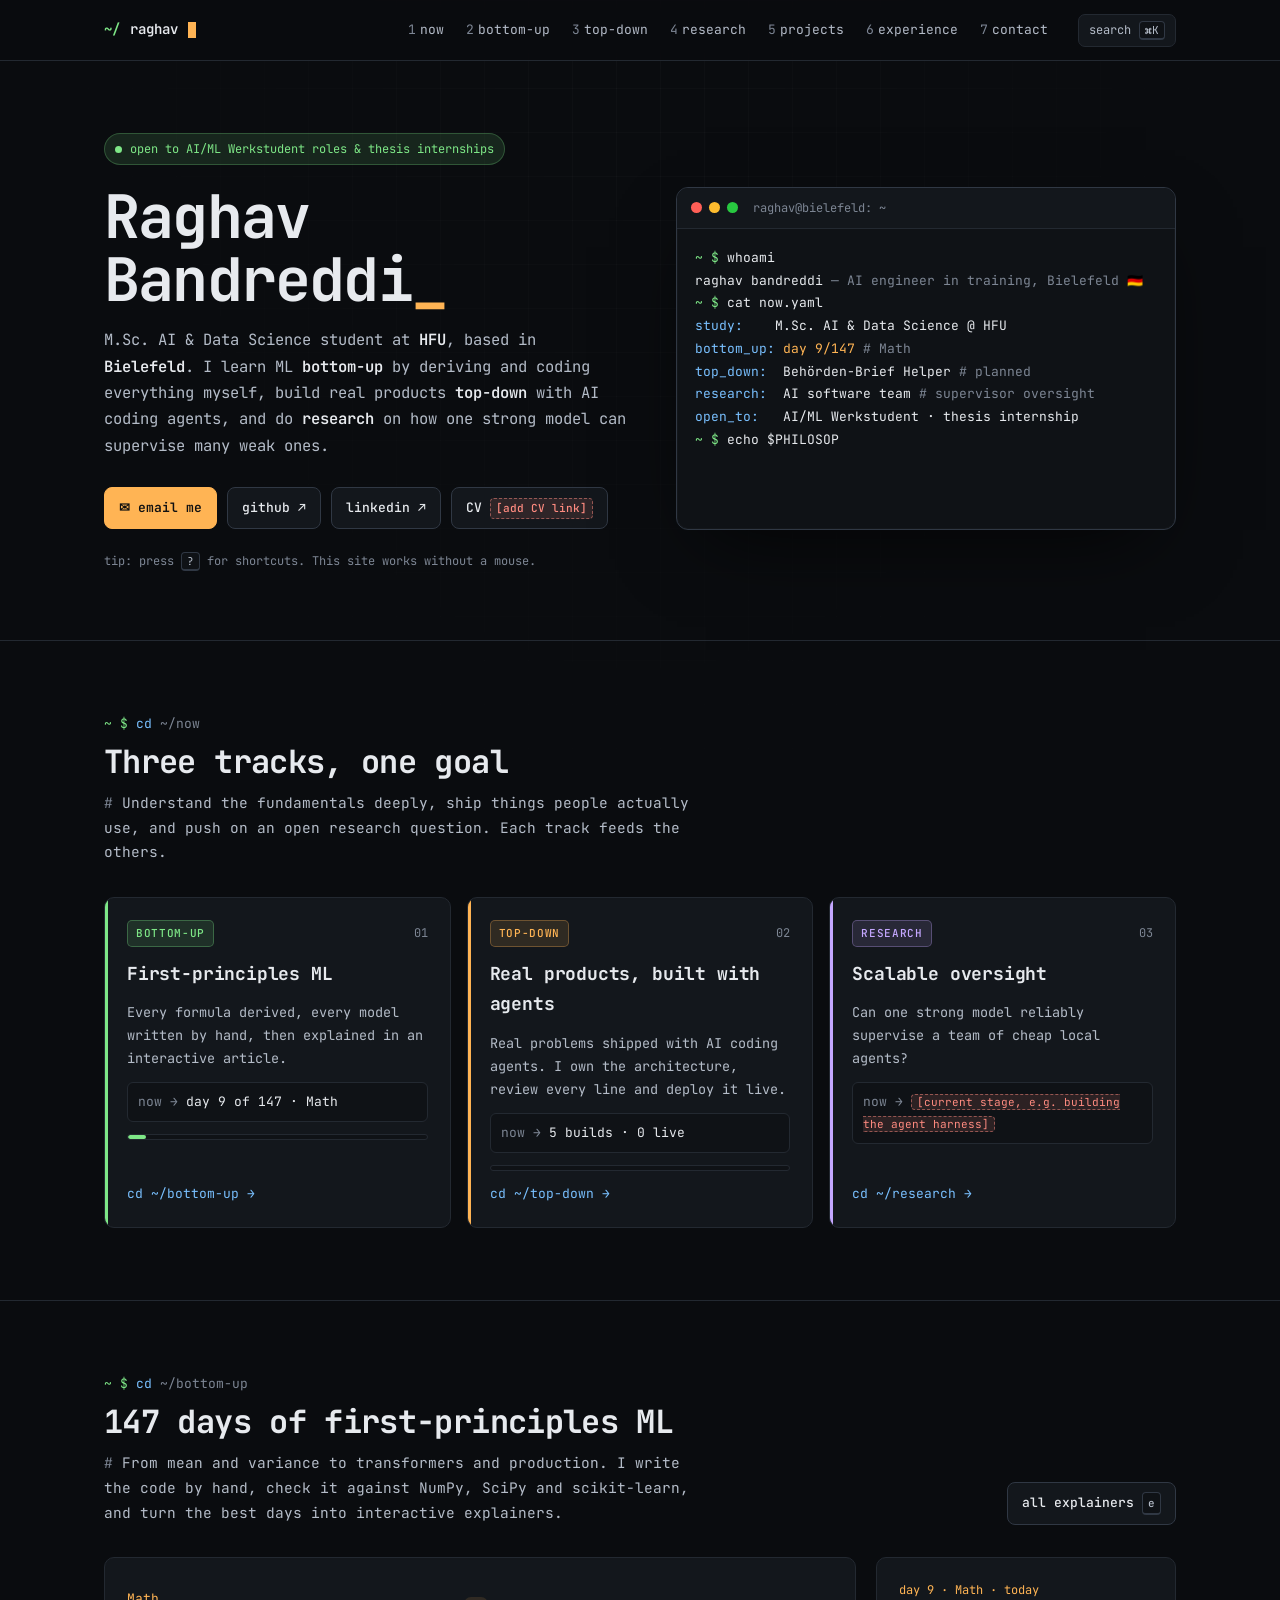
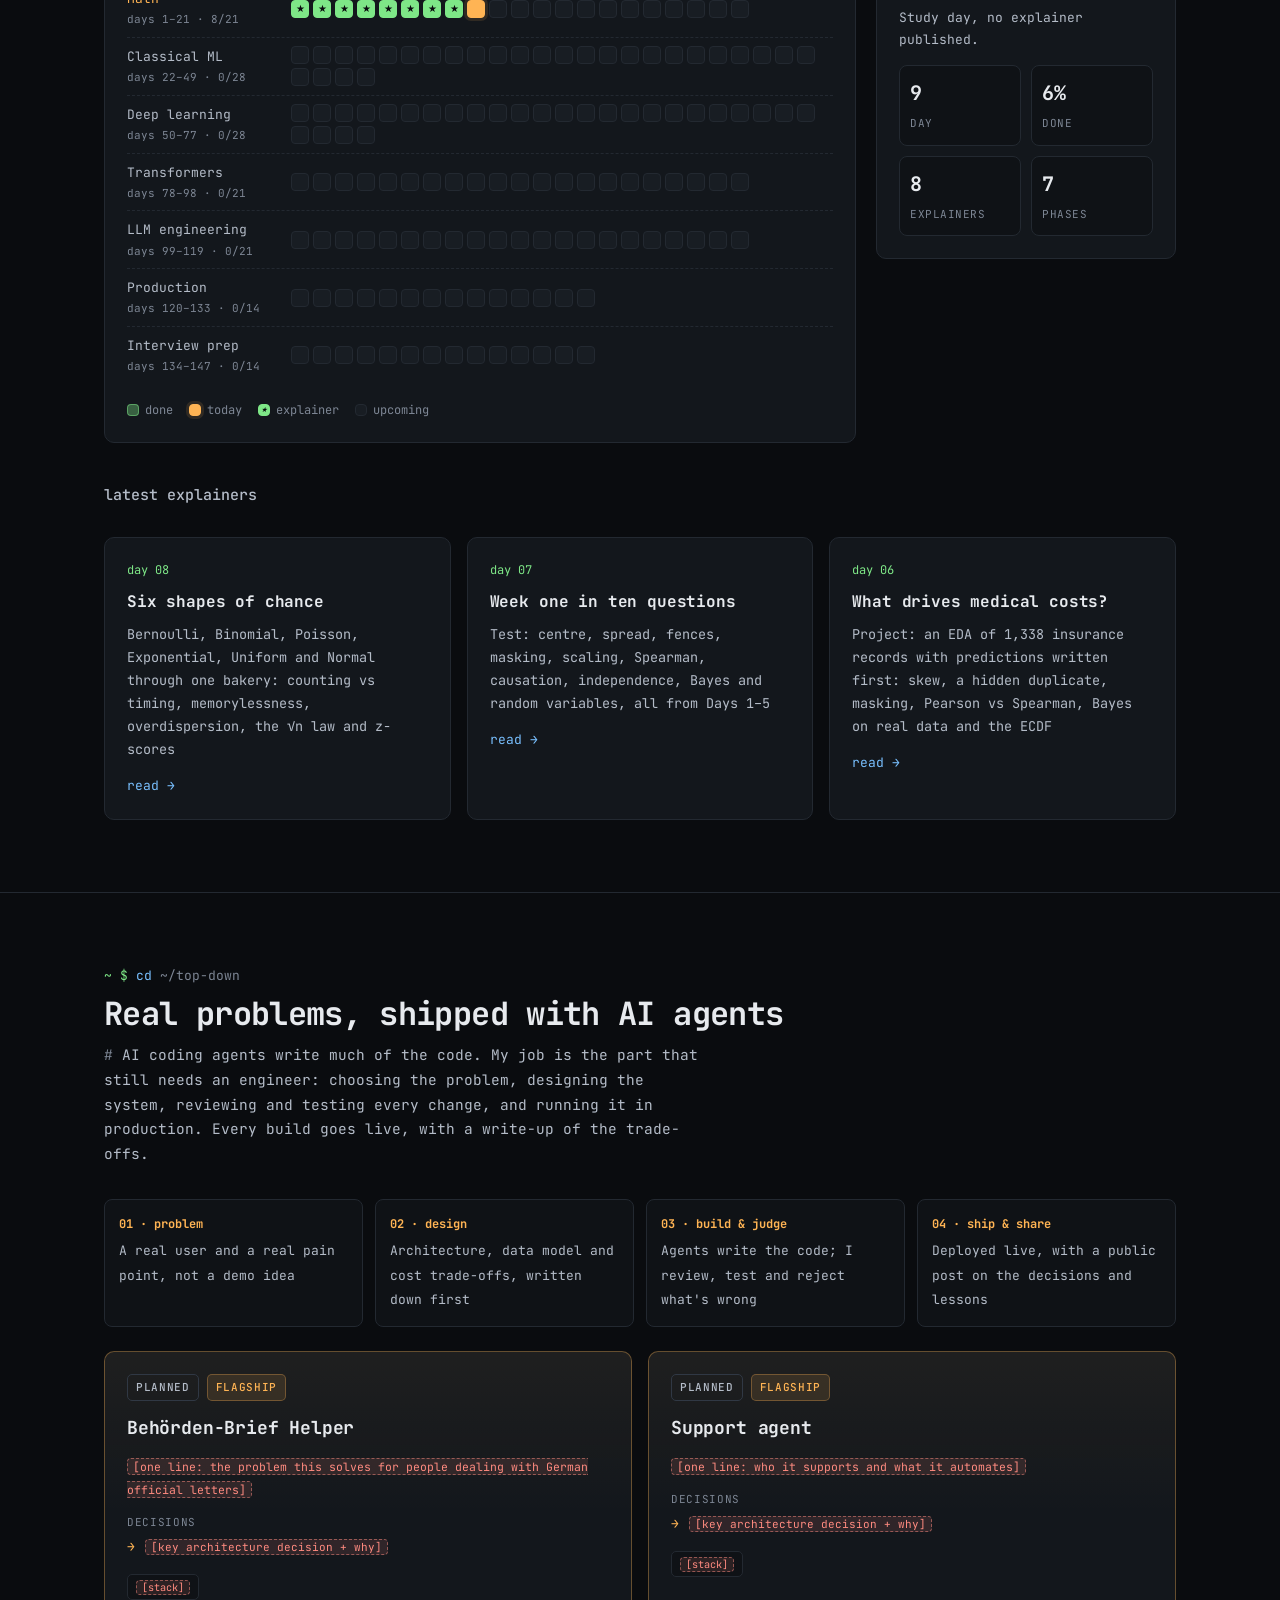
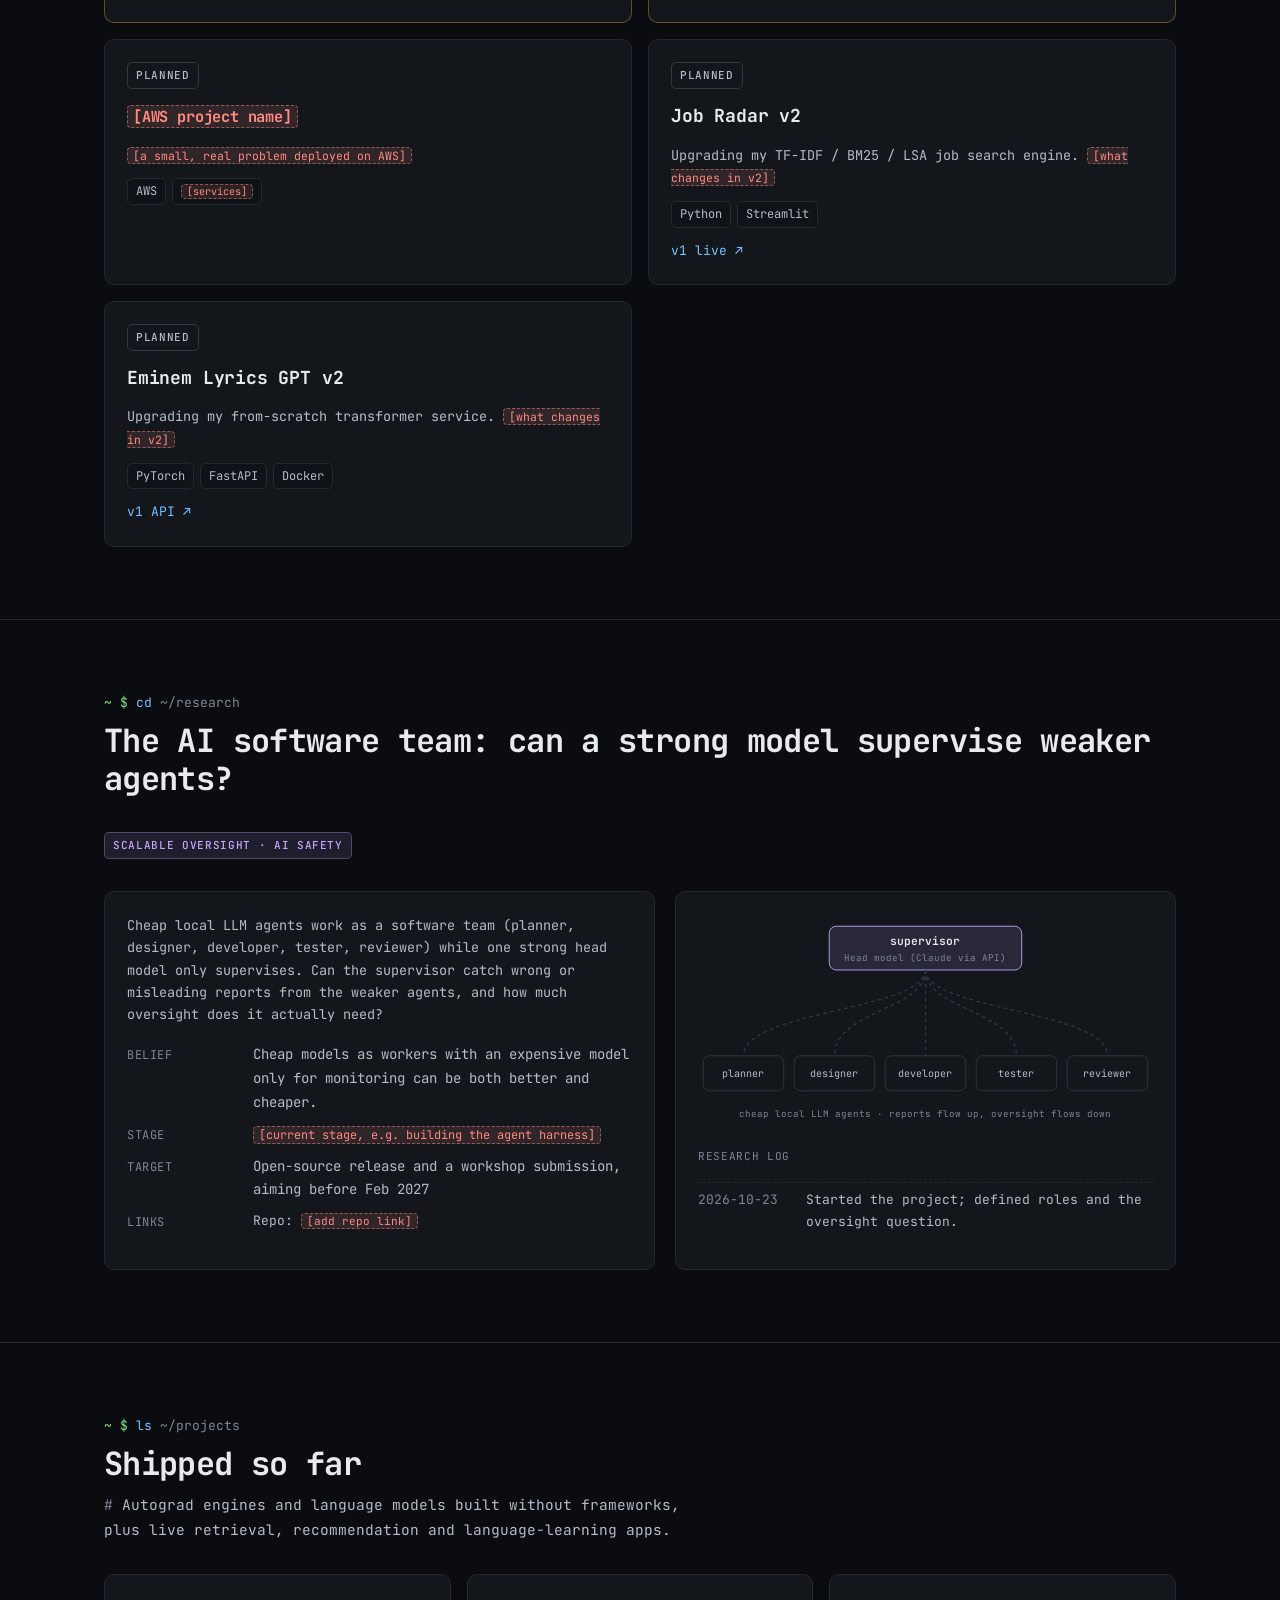
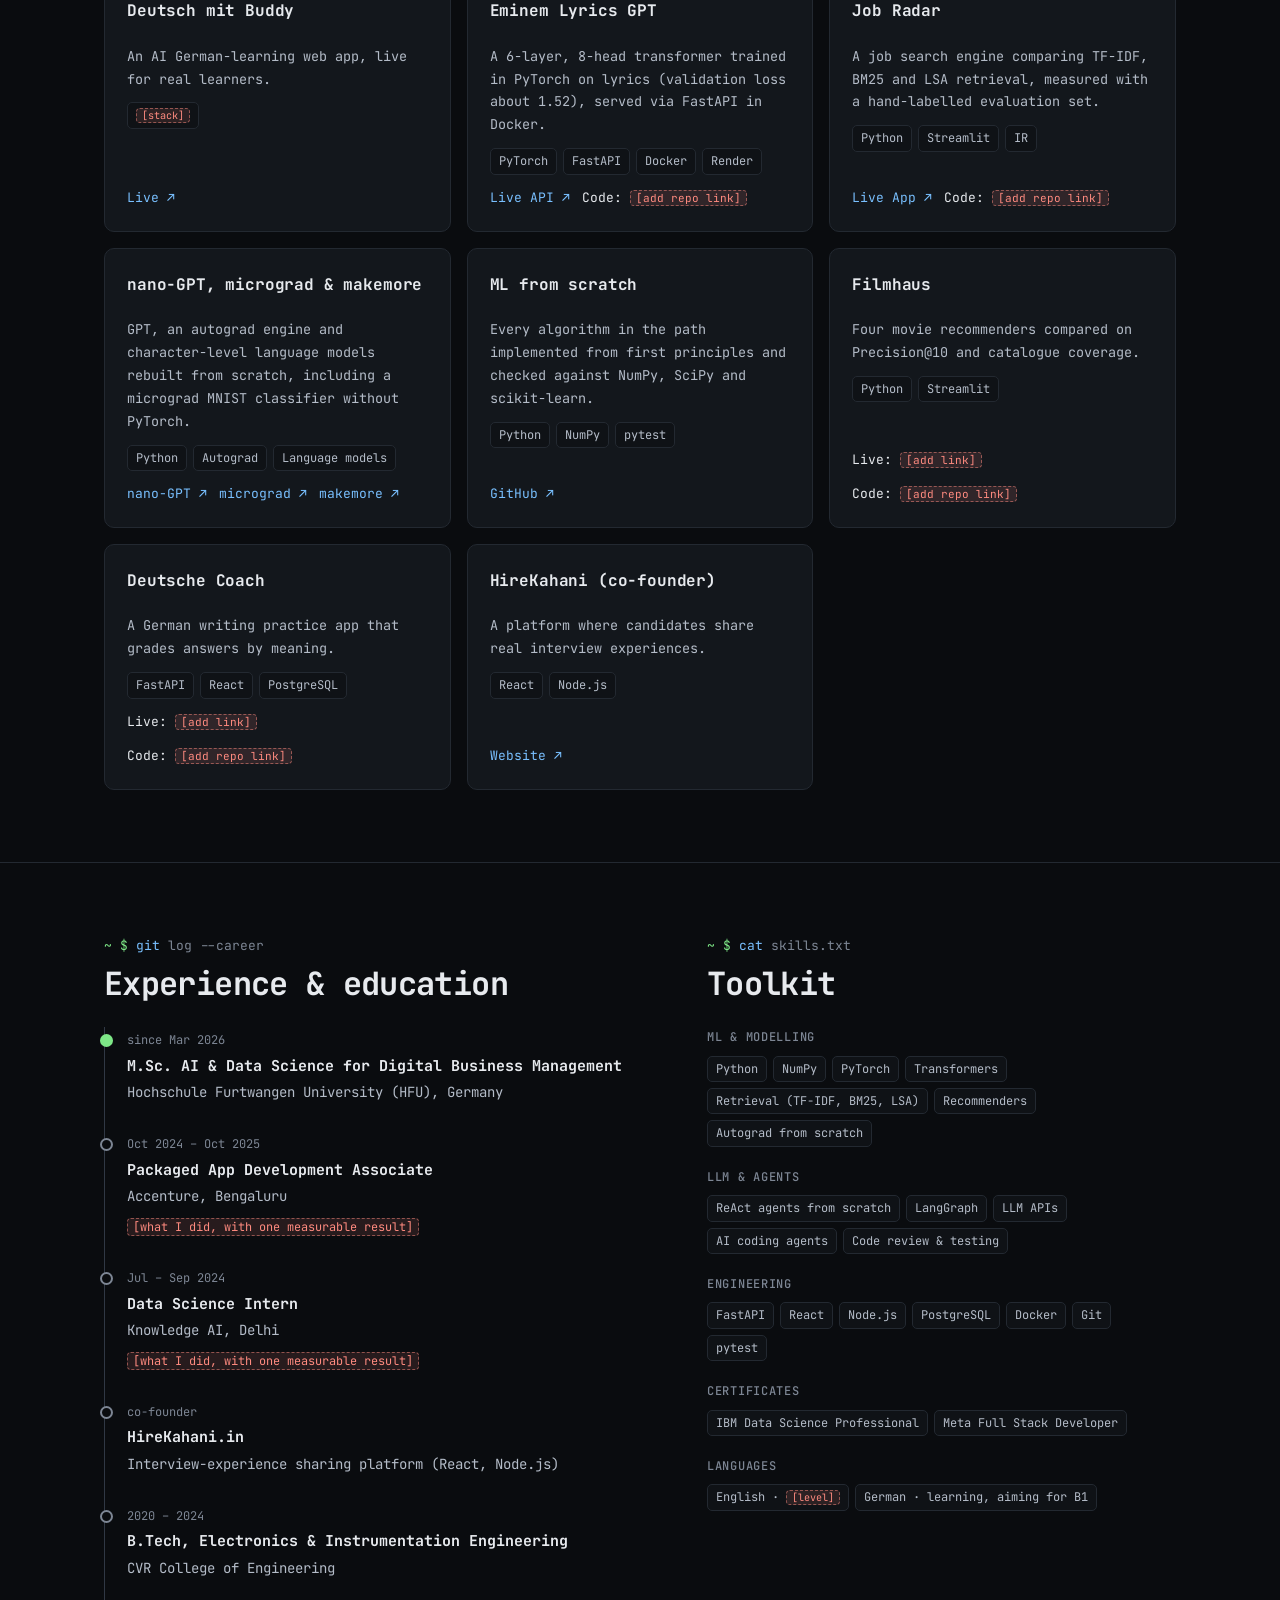
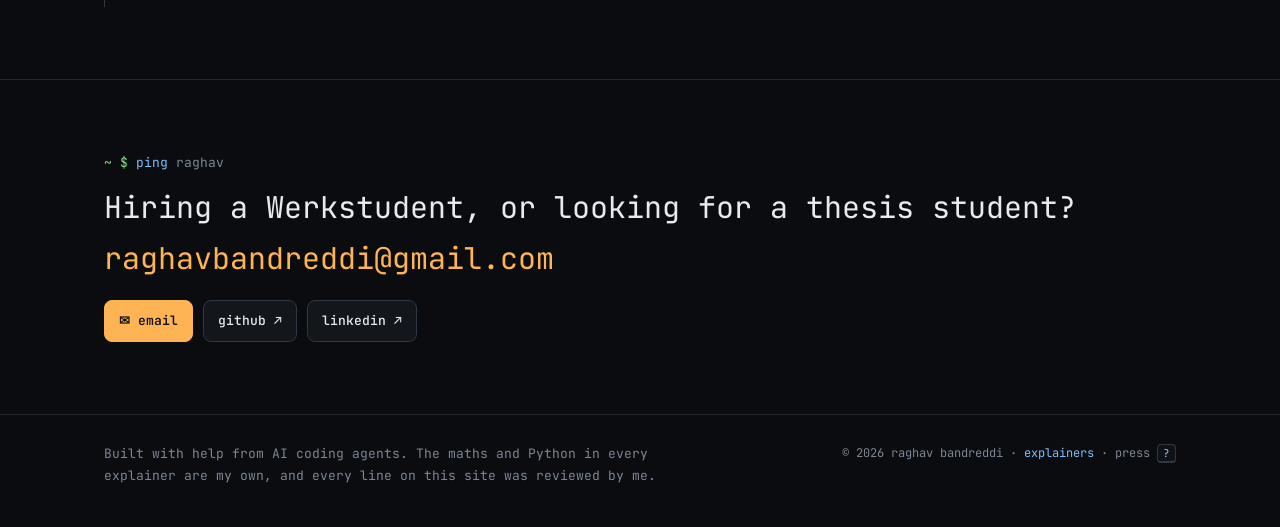
<file: index.html>
<!DOCTYPE html>
<html lang="en" data-base="">
<head>
  <meta charset="UTF-8" />
  <meta name="viewport" content="width=device-width, initial-scale=1.0" />
  <title>Raghav Bandreddi · AI engineer in training</title>
  <meta name="description" content="Raghav Bandreddi, M.Sc. AI & Data Science student at HFU, Germany. First-principles ML, real products built with AI agents, and research on supervising LLM agent teams." />
  <meta name="theme-color" content="#0a0c0f" />
  <meta property="og:title" content="Raghav Bandreddi · AI engineer in training" />
  <meta property="og:description" content="Bottom-up ML from first principles, top-down products built with AI agents, and research on scalable oversight." />
  <link rel="icon" href="data:image/svg+xml,%3Csvg xmlns='http://www.w3.org/2000/svg' viewBox='0 0 32 32'%3E%3Crect width='32' height='32' rx='7' fill='%230a0c0f'/%3E%3Ctext x='6' y='22' font-family='monospace' font-size='16' font-weight='700' fill='%237ee787'%3E%3E%3C/text%3E%3Crect x='18' y='10' width='6' height='13' fill='%23ffb454'/%3E%3C/svg%3E" />
  <link rel="preconnect" href="https://fonts.googleapis.com" />
  <link rel="preconnect" href="https://fonts.gstatic.com" crossorigin />
  <link href="https://fonts.googleapis.com/css2?family=JetBrains+Mono:wght@400;500;600;700&amp;display=swap" rel="stylesheet" />
  <link rel="stylesheet" href="assets/site.css" />
</head>
<body>
  <a class="skip-link" href="#main">Skip to main content</a>

  <header class="site-header" id="top">
    <div class="container header-inner">
      <a href="#top" class="brand" aria-label="Raghav Bandreddi, home">
        <span class="brand-prompt">~/</span>raghav<span class="brand-cursor" aria-hidden="true"></span>
      </a>
      <nav class="site-nav" aria-label="Primary">
        <a href="#now"><span class="k">1</span>now</a>
        <a href="#bottom-up"><span class="k">2</span>bottom-up</a>
        <a href="#top-down"><span class="k">3</span>top-down</a>
        <a href="#research"><span class="k">4</span>research</a>
        <a href="#projects"><span class="k">5</span>projects</a>
        <a href="#experience"><span class="k">6</span>experience</a>
        <a href="#contact"><span class="k">7</span>contact</a>
      </nav>
      <button type="button" class="cmdk-btn" data-cmdk aria-label="Open command menu">
        <span>search</span> <kbd>⌘K</kbd>
      </button>
    </div>
  </header>

  <main id="main">
    <!-- HERO -->
    <section class="hero">
      <div class="container hero-grid">
        <div>
          <span class="status"><span class="status-dot" aria-hidden="true"></span>open to AI/ML Werkstudent roles &amp; thesis internships</span>
          <h1>Raghav<br />Bandreddi<span class="accent">_</span></h1>
          <p class="hero-lead">
            M.Sc. AI &amp; Data Science student at <strong>HFU</strong>, based in <strong>Bielefeld</strong>.
            I learn ML <strong>bottom-up</strong> by deriving and coding everything myself, build real products
            <strong>top-down</strong> with AI coding agents, and do <strong>research</strong> on how one strong model can supervise many weak ones.
          </p>
          <div class="btn-row">
            <a class="btn btn-primary" href="mailto:raghavbandreddi@gmail.com">✉ email me</a>
            <a class="btn" href="https://github.com/RaGHaV-186" target="_blank" rel="noopener noreferrer">github ↗</a>
            <a class="btn" href="https://www.linkedin.com/in/raghav-bandreddi-035261398" target="_blank" rel="noopener noreferrer">linkedin ↗</a>
            <a class="btn" data-cv href="#" target="_blank" rel="noopener noreferrer">cv ↗</a>
          </div>
          <p class="mono" style="color:var(--muted);font-size:12px;margin-top:22px">tip: press <kbd>?</kbd> for shortcuts. This site works without a mouse.</p>
        </div>
        <div class="term" aria-label="Terminal summary">
          <div class="term-bar" aria-hidden="true"><i></i><i></i><i></i><span class="term-title">raghav@bielefeld: ~</span></div>
          <div class="term-body" id="term-body" aria-live="off"></div>
        </div>
      </div>
    </section>

    <!-- NOW -->
    <section class="section" id="now">
      <div class="container reveal">
        <div class="section-head">
          <div>
            <div class="path-label"><span class="p">~ $</span> <span class="d">cd</span> ~/now</div>
            <h2>Three tracks, one goal</h2>
            <p class="section-sub">Understand the fundamentals deeply, ship things people actually use, and push on an open research question. Each track feeds the others.</p>
          </div>
        </div>
        <div class="tracks" id="tracks"></div>
      </div>
    </section>

    <!-- BOTTOM-UP -->
    <section class="section" id="bottom-up">
      <div class="container reveal">
        <div class="section-head">
          <div>
            <div class="path-label"><span class="p">~ $</span> <span class="d">cd</span> ~/bottom-up</div>
            <h2>147 days of first-principles ML</h2>
            <p class="section-sub">From mean and variance to transformers and production. I write the code by hand, check it against NumPy, SciPy and scikit-learn, and turn the best days into interactive explainers.</p>
          </div>
          <a class="btn" href="learn/index.html">all explainers <kbd>e</kbd></a>
        </div>
        <div class="path-wrap">
          <div class="card">
            <div id="phases"></div>
            <div class="legend" aria-hidden="true">
              <span><i class="cell done"></i> done</span>
              <span><i class="cell today"></i> today</span>
              <span><i class="cell exp"></i> explainer</span>
              <span><i class="cell"></i> upcoming</span>
            </div>
          </div>
          <aside class="card">
            <div class="inspector" id="inspector" aria-live="polite"></div>
            <div class="stat-grid" id="path-stats"></div>
          </aside>
        </div>
        <div class="sub-head"><h3>latest explainers</h3></div>
        <div class="explainers" id="latest-explainers"></div>
      </div>
    </section>

    <!-- TOP-DOWN -->
    <section class="section" id="top-down">
      <div class="container reveal">
        <div class="section-head">
          <div>
            <div class="path-label"><span class="p">~ $</span> <span class="d">cd</span> ~/top-down</div>
            <h2>Real problems, shipped with AI agents</h2>
            <p class="section-sub">AI coding agents write much of the code. My job is the part that still needs an engineer: choosing the problem, designing the system, reviewing and testing every change, and running it in production. Every build goes live, with a write-up of the trade-offs.</p>
          </div>
        </div>
        <div class="method">
          <div class="step"><b>01 · problem</b><span>A real user and a real pain point, not a demo idea</span></div>
          <div class="step"><b>02 · design</b><span>Architecture, data model and cost trade-offs, written down first</span></div>
          <div class="step"><b>03 · build &amp; judge</b><span>Agents write the code; I review, test and reject what's wrong</span></div>
          <div class="step"><b>04 · ship &amp; share</b><span>Deployed live, with a public post on the decisions and lessons</span></div>
        </div>
        <div class="builds" id="builds"></div>
      </div>
    </section>

    <!-- RESEARCH -->
    <section class="section" id="research">
      <div class="container reveal">
        <div class="section-head">
          <div>
            <div class="path-label"><span class="p">~ $</span> <span class="d">cd</span> ~/research</div>
            <h2 id="research-title"></h2>
          </div>
          <span class="tag tag-violet">scalable oversight · AI safety</span>
        </div>
        <div class="research-grid">
          <div class="card">
            <p class="rq" id="research-q"></p>
            <dl class="kv" id="research-kv"></dl>
          </div>
          <div class="card">
            <div class="diagram" id="research-diagram"></div>
            <div class="decisions-label" style="margin-top:14px">research log</div>
            <ul class="log" id="research-log"></ul>
          </div>
        </div>
      </div>
    </section>

    <!-- PROJECTS -->
    <section class="section" id="projects">
      <div class="container reveal">
        <div class="section-head">
          <div>
            <div class="path-label"><span class="p">~ $</span> <span class="d">ls</span> ~/projects</div>
            <h2>Shipped so far</h2>
            <p class="section-sub">Autograd engines and language models built without frameworks, plus live retrieval, recommendation and language-learning apps.</p>
          </div>
        </div>
        <div class="projects" id="projects-grid"></div>
      </div>
    </section>

    <!-- EXPERIENCE -->
    <section class="section" id="experience">
      <div class="container reveal two-col">
        <div>
          <div class="path-label"><span class="p">~ $</span> <span class="d">git</span> log --career</div>
          <h2 style="margin-bottom:24px">Experience &amp; education</h2>
          <ol class="timeline">
            <li class="now">
              <span class="when">since Mar 2026</span>
              <h3>M.Sc. AI &amp; Data Science for Digital Business Management</h3>
              <p class="org">Hochschule Furtwangen University (HFU), Germany</p>
            </li>
            <li>
              <span class="when">Oct 2024 – Oct 2025</span>
              <h3>Packaged App Development Associate</h3>
              <p class="org">Accenture, Bengaluru</p>
              <p class="desc" data-ph>[what I did, with one measurable result]</p>
            </li>
            <li>
              <span class="when">Jul – Sep 2024</span>
              <h3>Data Science Intern</h3>
              <p class="org">Knowledge AI, Delhi</p>
              <p class="desc" data-ph>[what I did, with one measurable result]</p>
            </li>
            <li>
              <span class="when">co-founder</span>
              <h3>HireKahani.in</h3>
              <p class="org">Interview-experience sharing platform (React, Node.js)</p>
            </li>
            <li>
              <span class="when">2020 – 2024</span>
              <h3>B.Tech, Electronics &amp; Instrumentation Engineering</h3>
              <p class="org">CVR College of Engineering</p>
            </li>
          </ol>
        </div>
        <div>
          <div class="path-label"><span class="p">~ $</span> <span class="d">cat</span> skills.txt</div>
          <h2 style="margin-bottom:24px">Toolkit</h2>
          <div class="skill-block"><h3>ML &amp; modelling</h3><div class="chips">
            <span class="chip">Python</span><span class="chip">NumPy</span><span class="chip">PyTorch</span><span class="chip">Transformers</span><span class="chip">Retrieval (TF-IDF, BM25, LSA)</span><span class="chip">Recommenders</span><span class="chip">Autograd from scratch</span>
          </div></div>
          <div class="skill-block"><h3>LLM &amp; agents</h3><div class="chips">
            <span class="chip">ReAct agents from scratch</span><span class="chip">LangGraph</span><span class="chip">LLM APIs</span><span class="chip">AI coding agents</span><span class="chip">Code review &amp; testing</span>
          </div></div>
          <div class="skill-block"><h3>Engineering</h3><div class="chips">
            <span class="chip">FastAPI</span><span class="chip">React</span><span class="chip">Node.js</span><span class="chip">PostgreSQL</span><span class="chip">Docker</span><span class="chip">Git</span><span class="chip">pytest</span>
          </div></div>
          <div class="skill-block"><h3>Certificates</h3><div class="chips">
            <span class="chip">IBM Data Science Professional</span><span class="chip">Meta Full Stack Developer</span>
          </div></div>
          <div class="skill-block"><h3>Languages</h3><div class="chips">
            <span class="chip" data-ph>English · [level]</span><span class="chip">German · learning, aiming for B1</span>
          </div></div>
        </div>
      </div>
    </section>

    <!-- CONTACT -->
    <section class="section" id="contact">
      <div class="container reveal contact">
        <div class="path-label"><span class="p">~ $</span> <span class="d">ping</span> raghav</div>
        <p class="big">Hiring a Werkstudent, or looking for a thesis student?<br /><a href="mailto:raghavbandreddi@gmail.com">raghavbandreddi@gmail.com</a></p>
        <div class="btn-row">
          <a class="btn btn-primary" href="mailto:raghavbandreddi@gmail.com">✉ email</a>
          <a class="btn" href="https://github.com/RaGHaV-186" target="_blank" rel="noopener noreferrer">github ↗</a>
          <a class="btn" href="https://www.linkedin.com/in/raghav-bandreddi-035261398" target="_blank" rel="noopener noreferrer">linkedin ↗</a>
        </div>
      </div>
    </section>
  </main>

  <footer class="site-footer">
    <div class="container footer-inner">
      <p>Built with help from AI coding agents. The maths and Python in every explainer are my own, and every line on this site was reviewed by me.</p>
      <span class="mono">© <span id="year">2026</span> raghav bandreddi · <a href="learn/index.html">explainers</a> · press <kbd>?</kbd></span>
    </div>
  </footer>

  <script src="assets/data.js"></script>
  <script src="assets/site.js"></script>
</body>
</html>
</file>
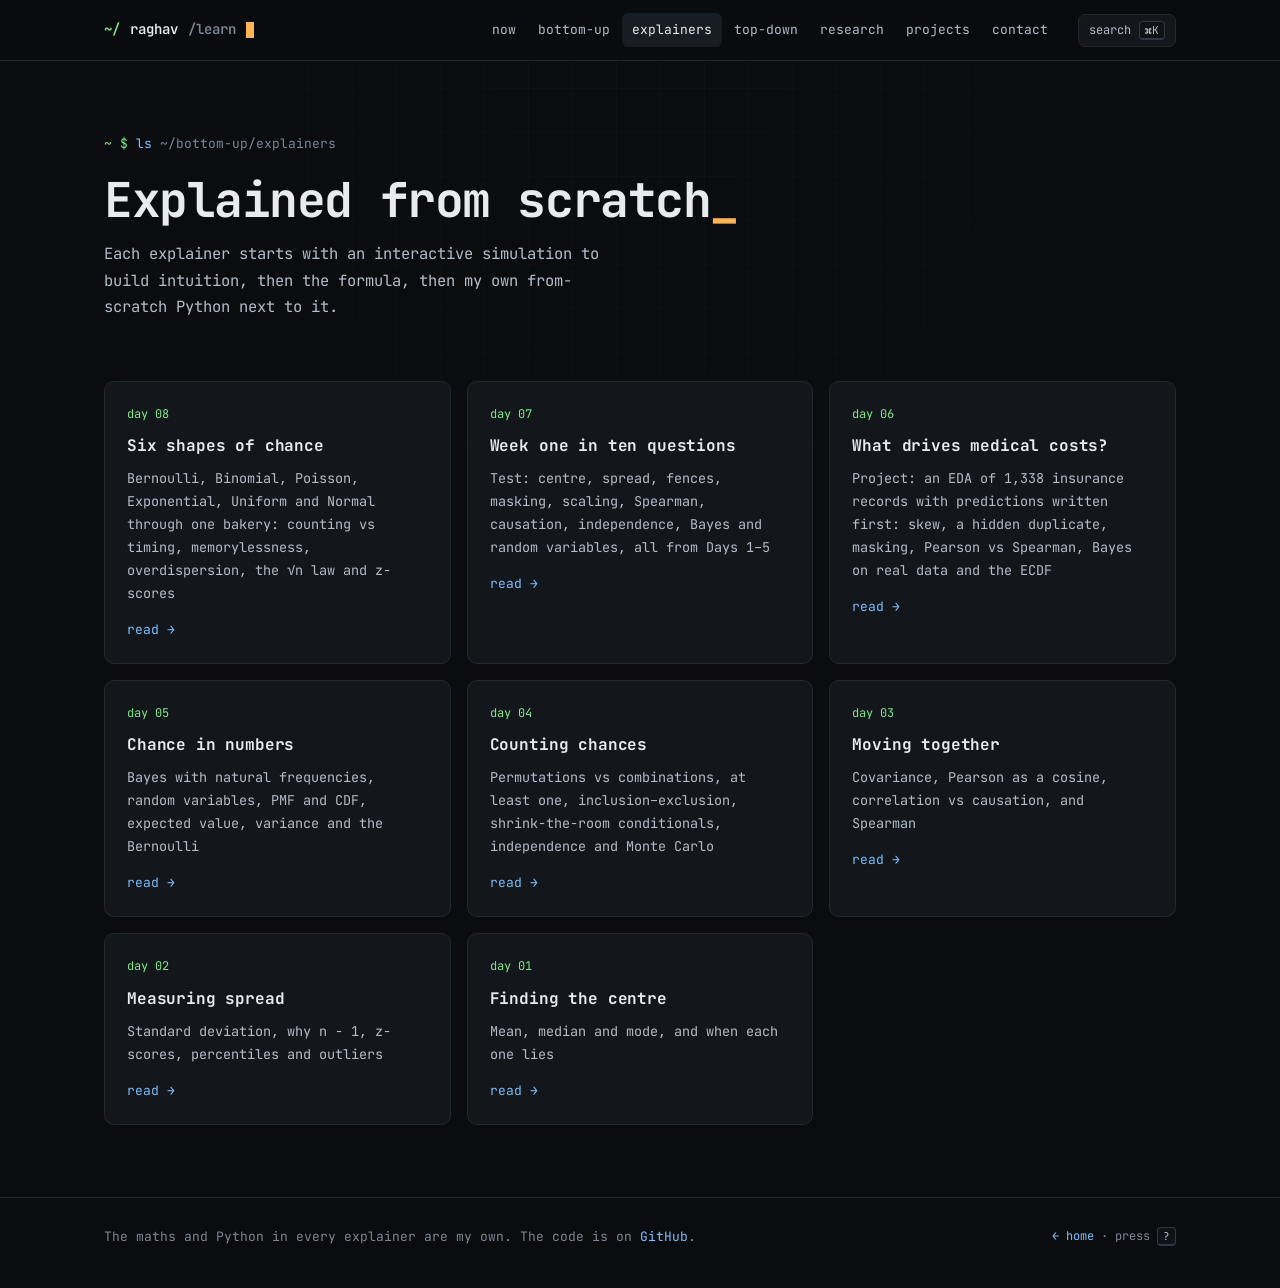
<file: learn/index.html>
<!DOCTYPE html>
<html lang="en" data-base="../">
<head>
  <meta charset="UTF-8" />
  <meta name="viewport" content="width=device-width, initial-scale=1.0" />
  <title>Explainers · Raghav Bandreddi</title>
  <meta name="description" content="Interactive visual explanations from Raghav Bandreddi's 147-day first-principles machine learning path." />
  <meta name="theme-color" content="#0a0c0f" />
  <link rel="icon" href="data:image/svg+xml,%3Csvg xmlns='http://www.w3.org/2000/svg' viewBox='0 0 32 32'%3E%3Crect width='32' height='32' rx='7' fill='%230a0c0f'/%3E%3Ctext x='6' y='22' font-family='monospace' font-size='16' font-weight='700' fill='%237ee787'%3E%3E%3C/text%3E%3Crect x='18' y='10' width='6' height='13' fill='%23ffb454'/%3E%3C/svg%3E" />
  <link rel="preconnect" href="https://fonts.googleapis.com" />
  <link rel="preconnect" href="https://fonts.gstatic.com" crossorigin />
  <link href="https://fonts.googleapis.com/css2?family=JetBrains+Mono:wght@400;500;600;700&amp;display=swap" rel="stylesheet" />
  <link rel="stylesheet" href="../assets/site.css" />
</head>
<body>
  <a class="skip-link" href="#main">Skip to main content</a>
  <header class="site-header" id="top">
    <div class="container header-inner">
      <a href="../index.html" class="brand" aria-label="Raghav Bandreddi, home">
        <span class="brand-prompt">~/</span>raghav<span style="color:var(--muted)">/learn</span><span class="brand-cursor" aria-hidden="true"></span>
      </a>
      <nav class="site-nav" aria-label="Primary">
        <a href="../index.html#now">now</a>
        <a href="../index.html#bottom-up">bottom-up</a>
        <a href="index.html" aria-current="page">explainers</a>
        <a href="../index.html#top-down">top-down</a>
        <a href="../index.html#research">research</a>
        <a href="../index.html#projects">projects</a>
        <a href="../index.html#contact">contact</a>
      </nav>
      <button type="button" class="cmdk-btn" data-cmdk aria-label="Open command menu"><span>search</span> <kbd>⌘K</kbd></button>
    </div>
  </header>

  <main id="main">
    <section class="hero" style="padding-bottom:24px">
      <div class="container">
        <div class="path-label"><span class="p">~ $</span> <span class="d">ls</span> ~/bottom-up/explainers</div>
        <h1 style="font-size:clamp(32px,4.6vw,48px)">Explained from scratch<span class="accent" style="color:var(--amber)">_</span></h1>
        <p class="hero-lead">Each explainer starts with an interactive simulation to build intuition, then the formula, then my own from-scratch Python next to it.</p>
      </div>
    </section>
    <section class="section" style="border-top:0;padding-top:8px">
      <div class="container">
        <div class="explainers" id="all-explainers" style="margin-top:0"></div>
      </div>
    </section>
  </main>

  <footer class="site-footer">
    <div class="container footer-inner">
      <p>The maths and Python in every explainer are my own. The code is on <a href="https://github.com/RaGHaV-186/ml-from-scratch" target="_blank" rel="noopener noreferrer">GitHub</a>.</p>
      <span class="mono"><a href="../index.html">← home</a> · press <kbd>?</kbd></span>
    </div>
  </footer>

  <script src="../assets/data.js"></script>
  <script src="../assets/site.js"></script>
</body>
</html>
</file>
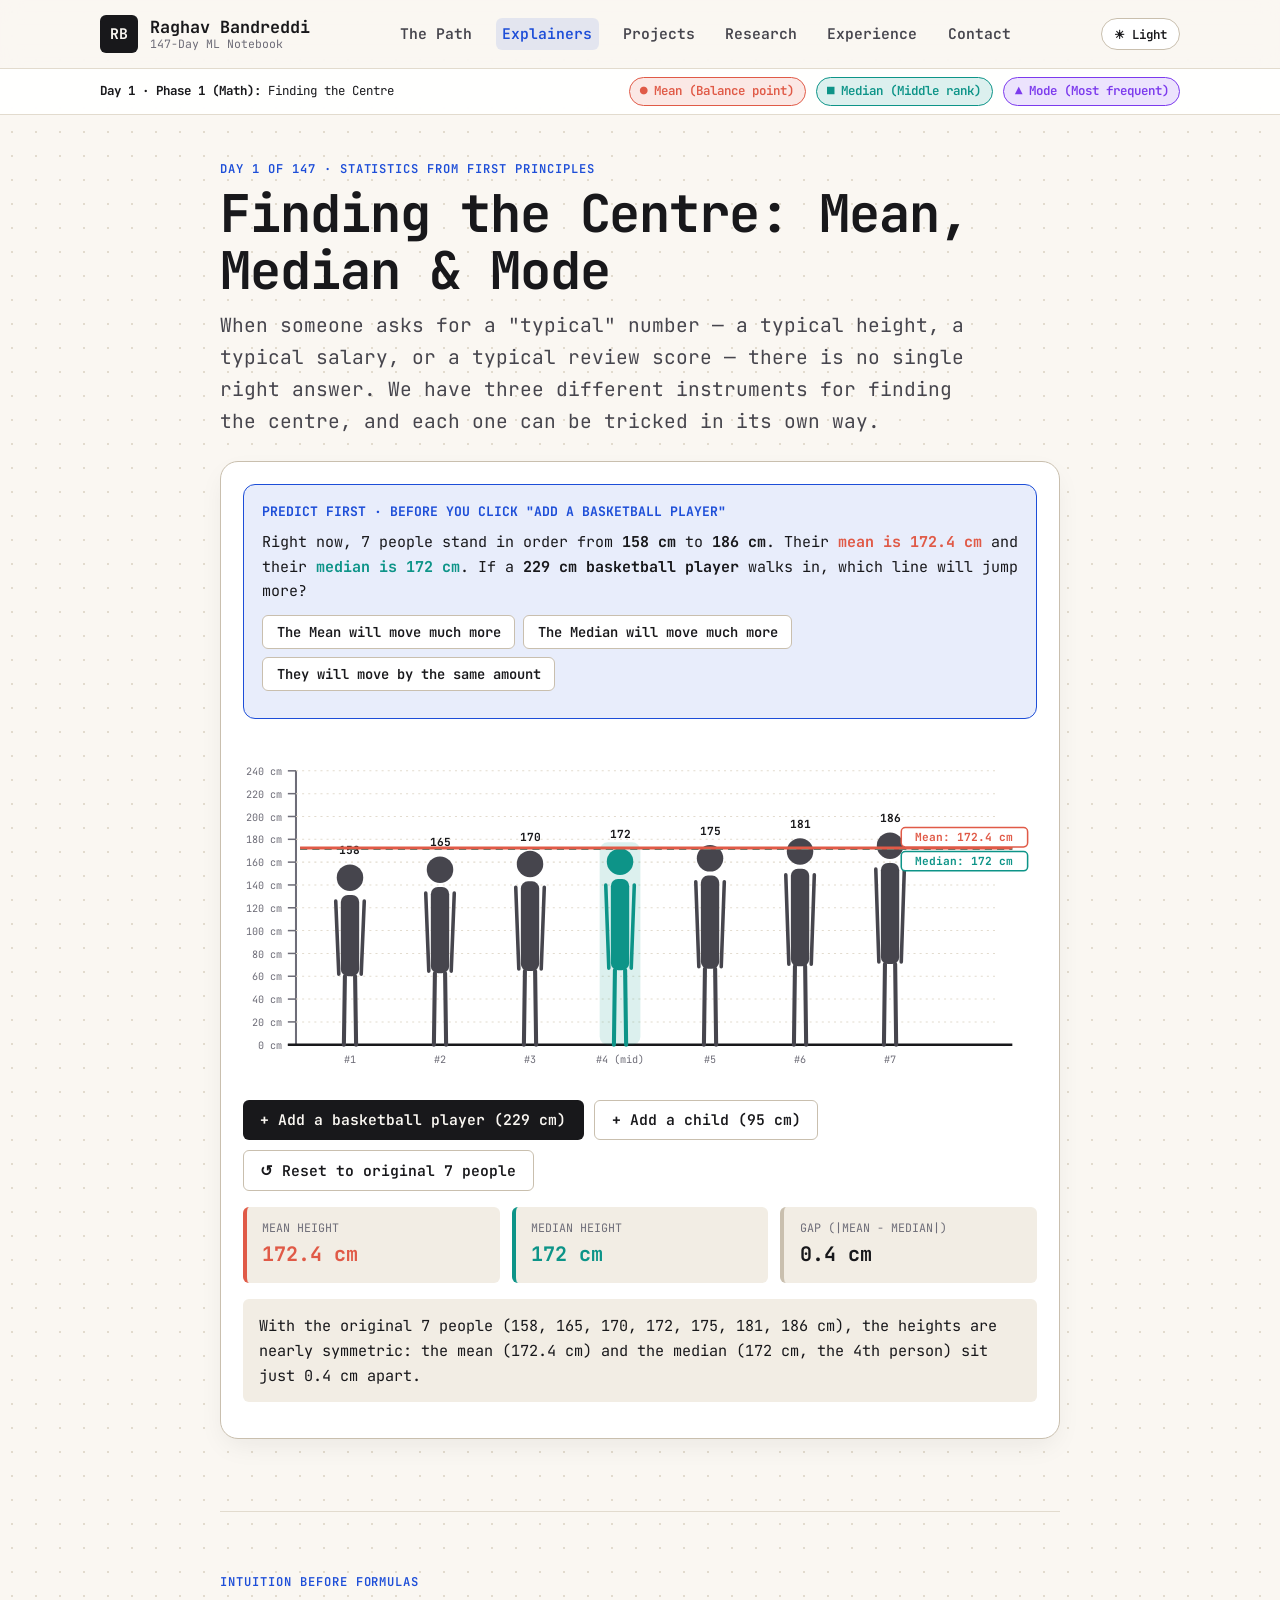
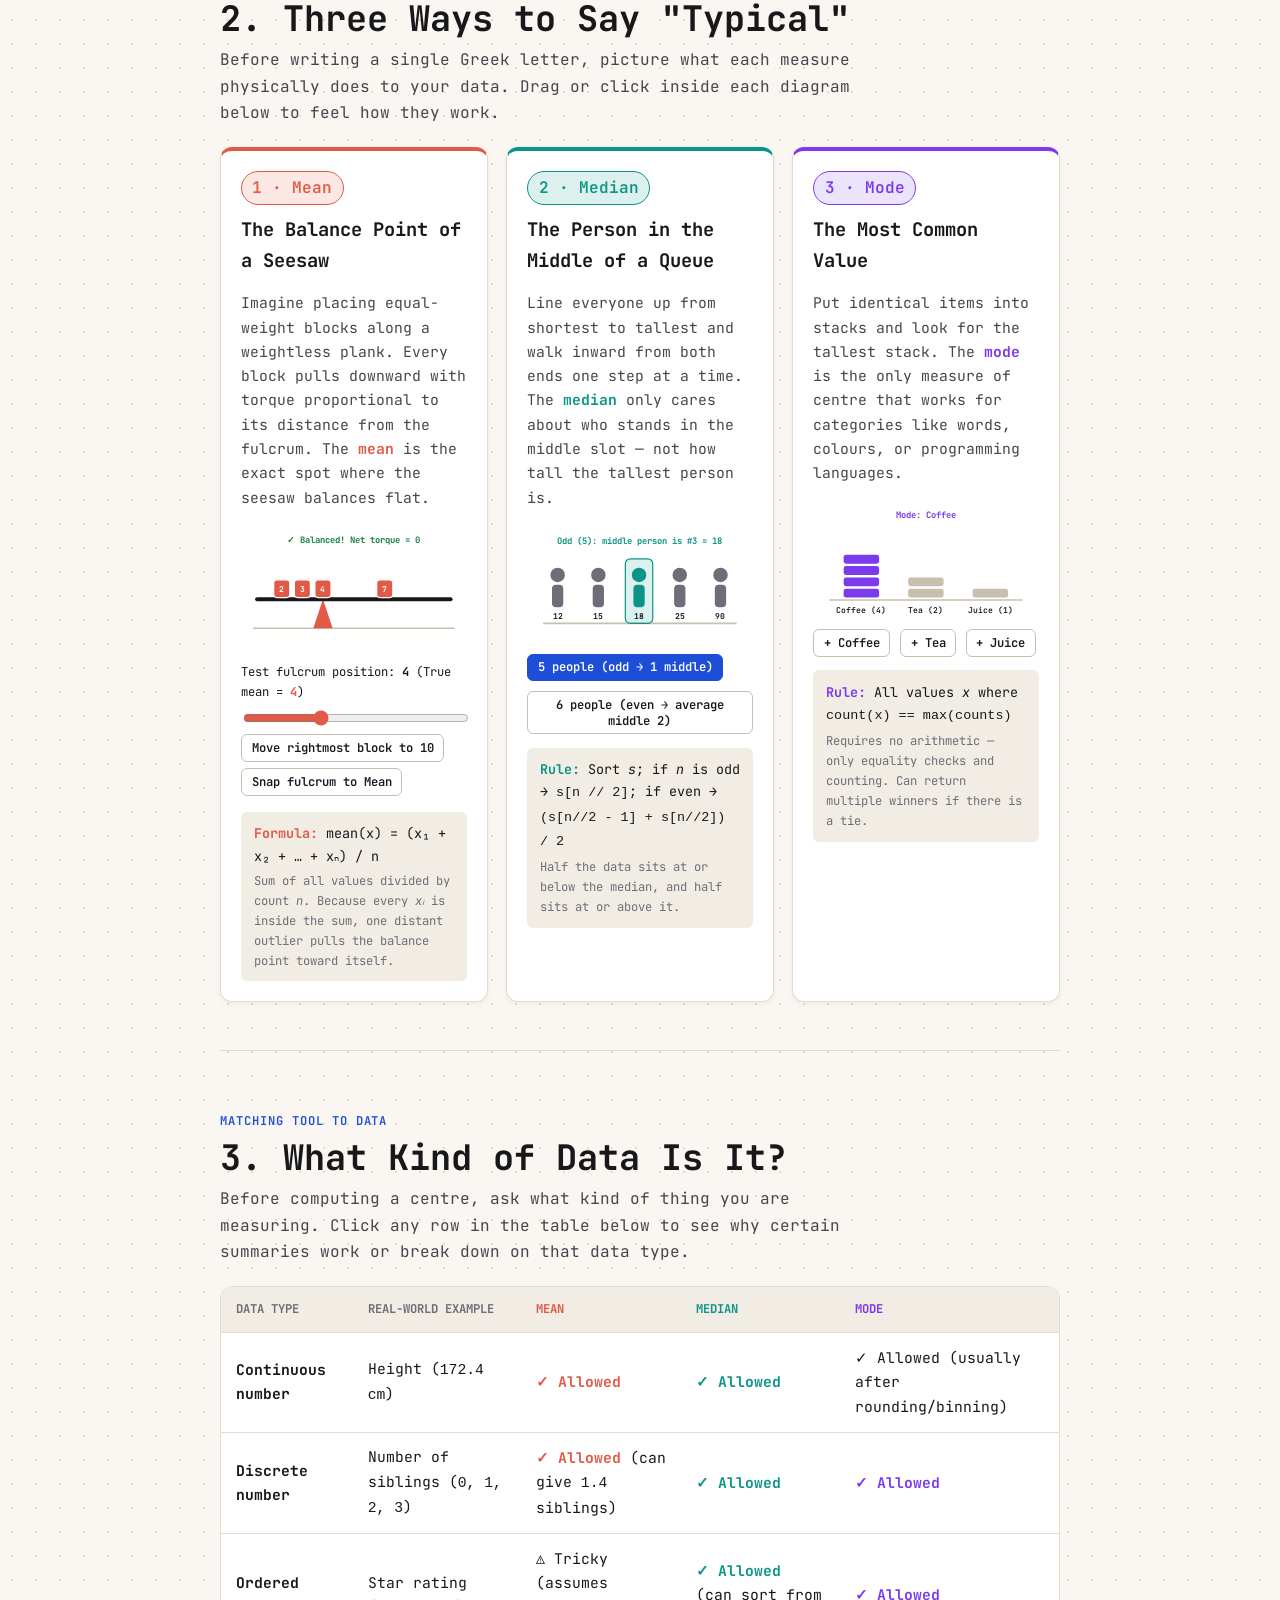
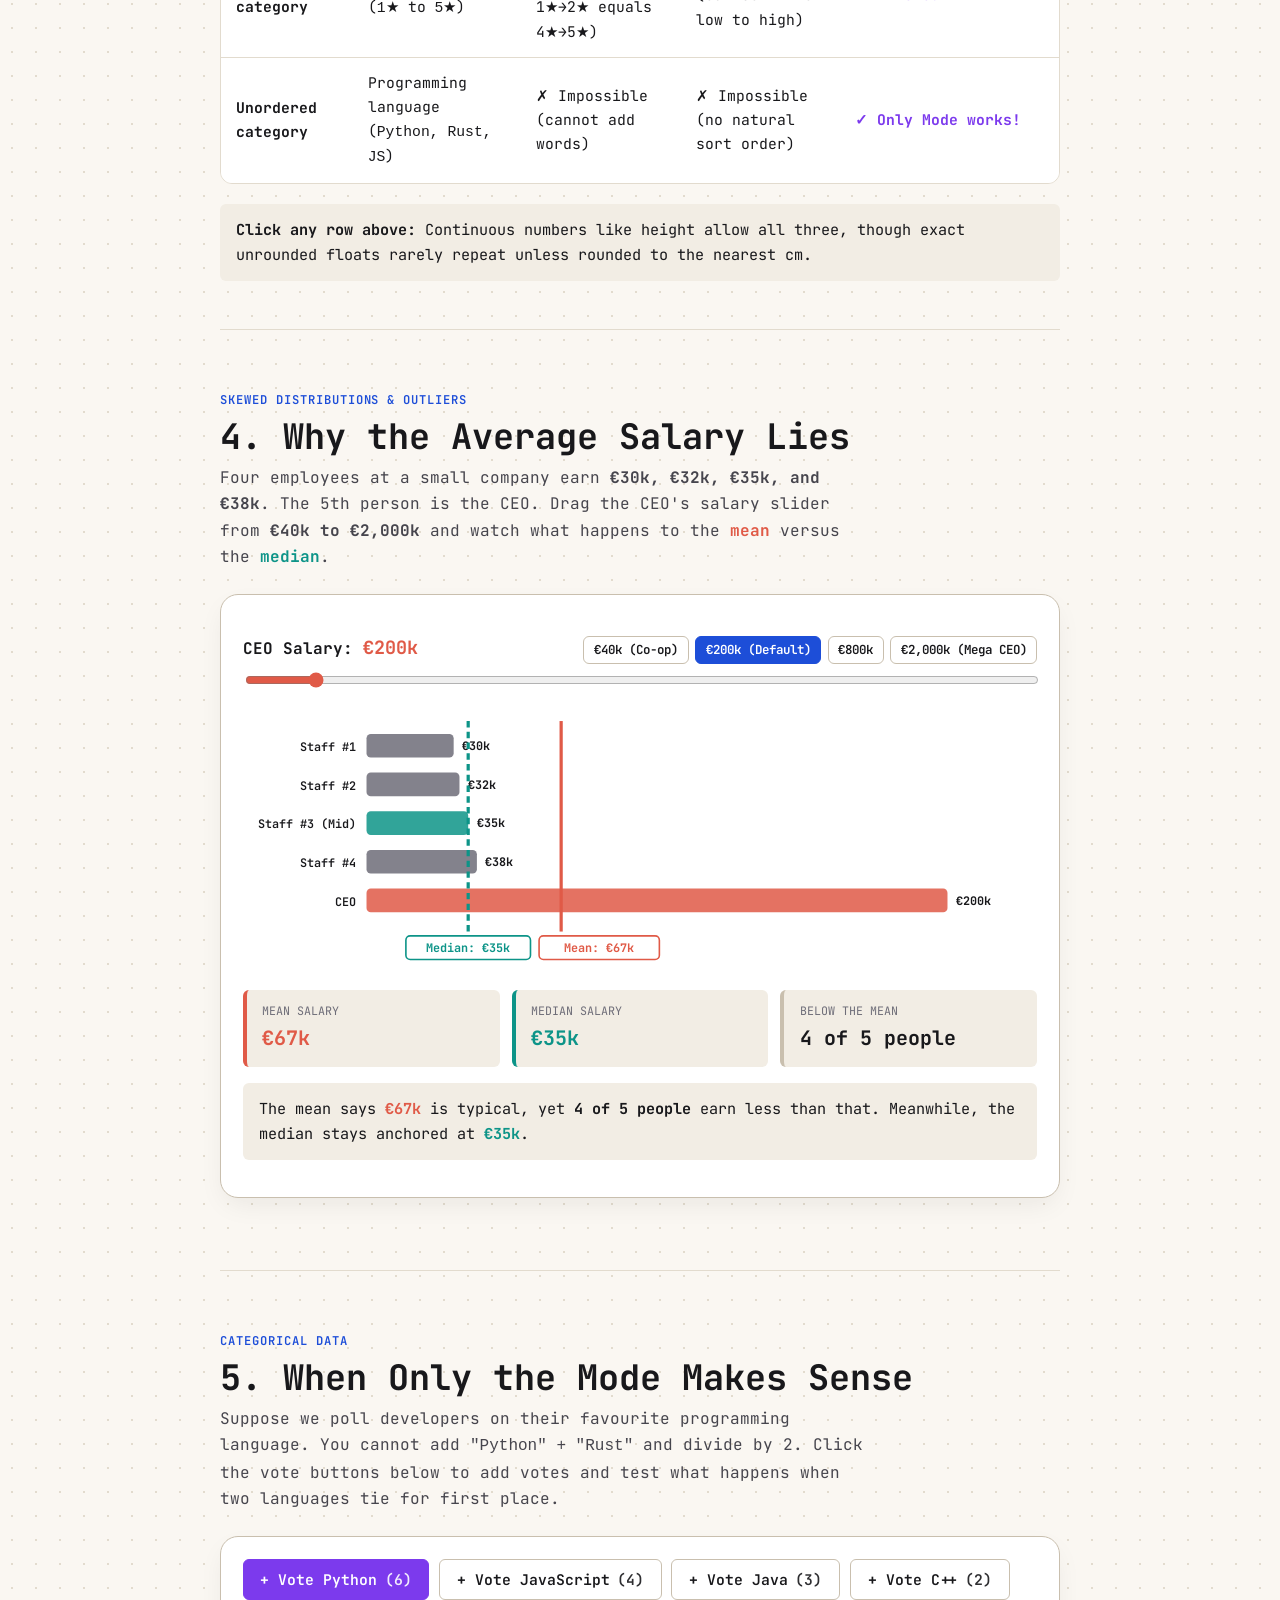
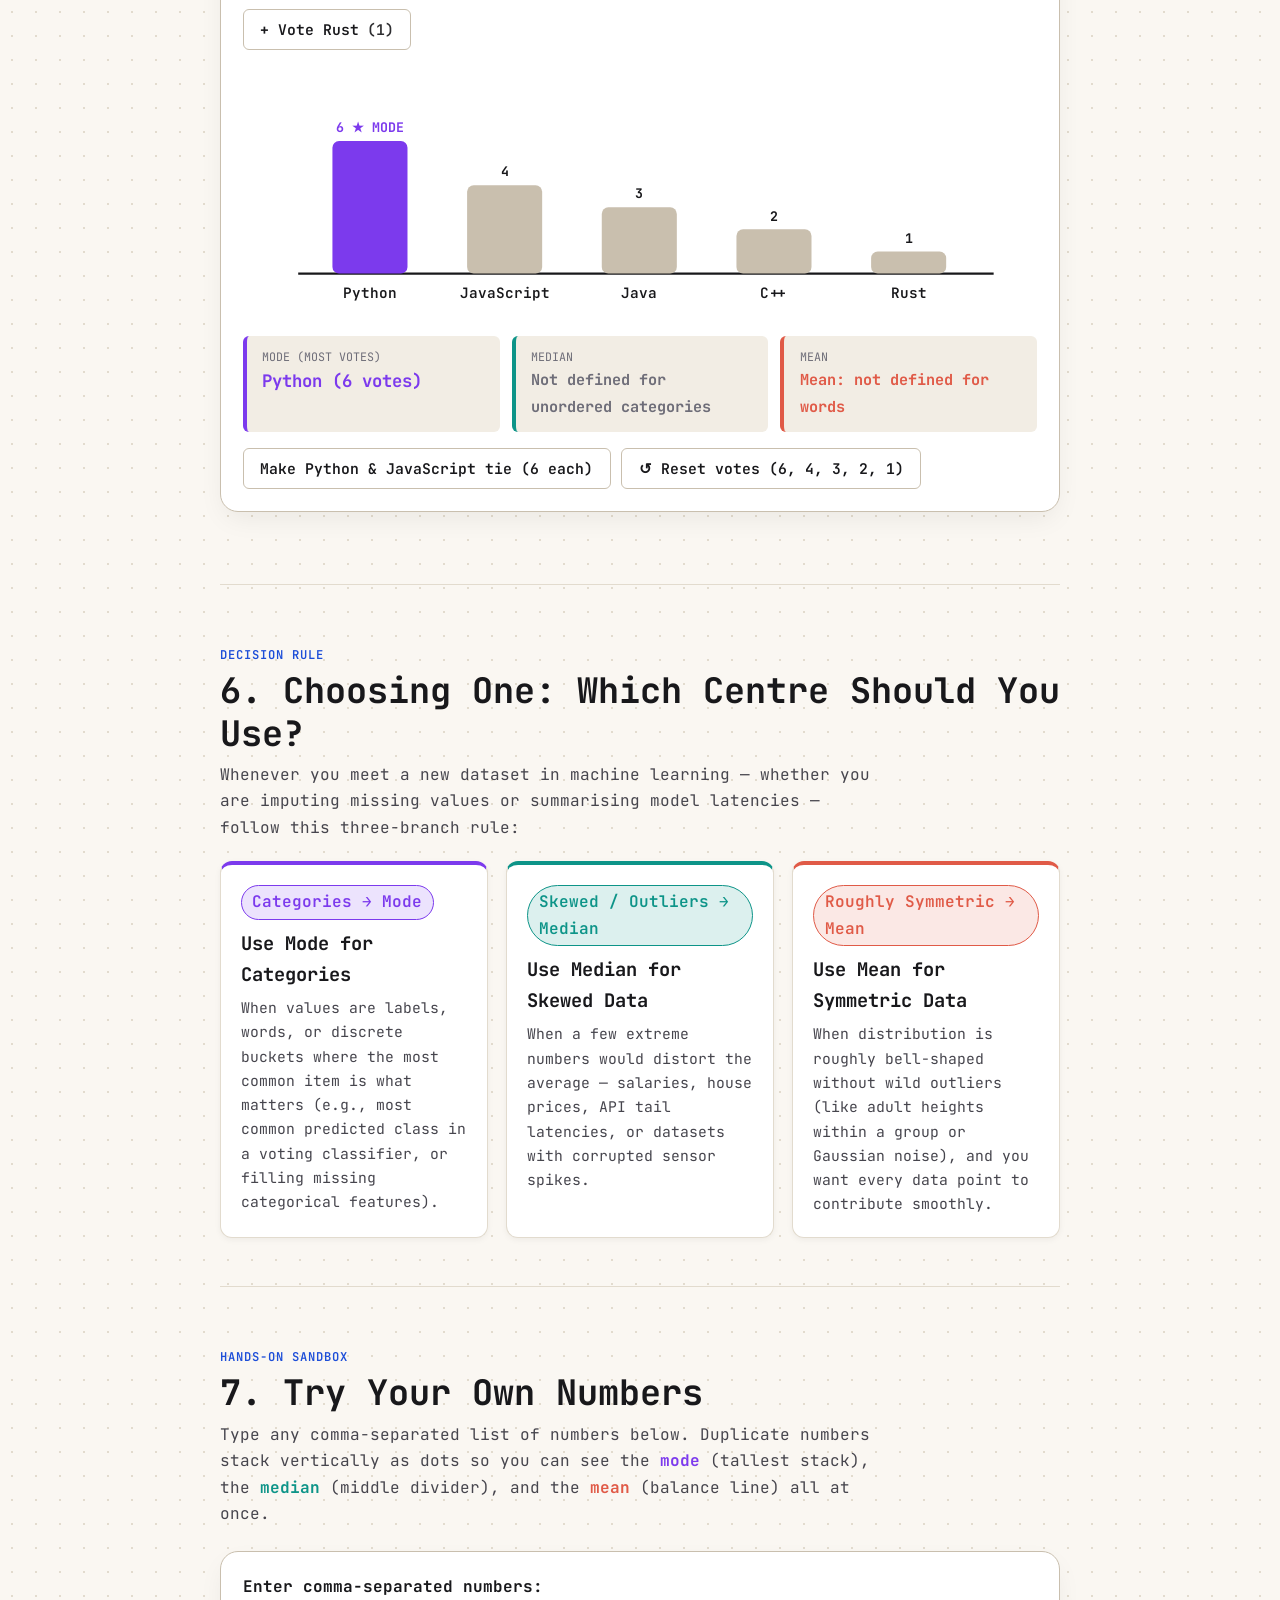
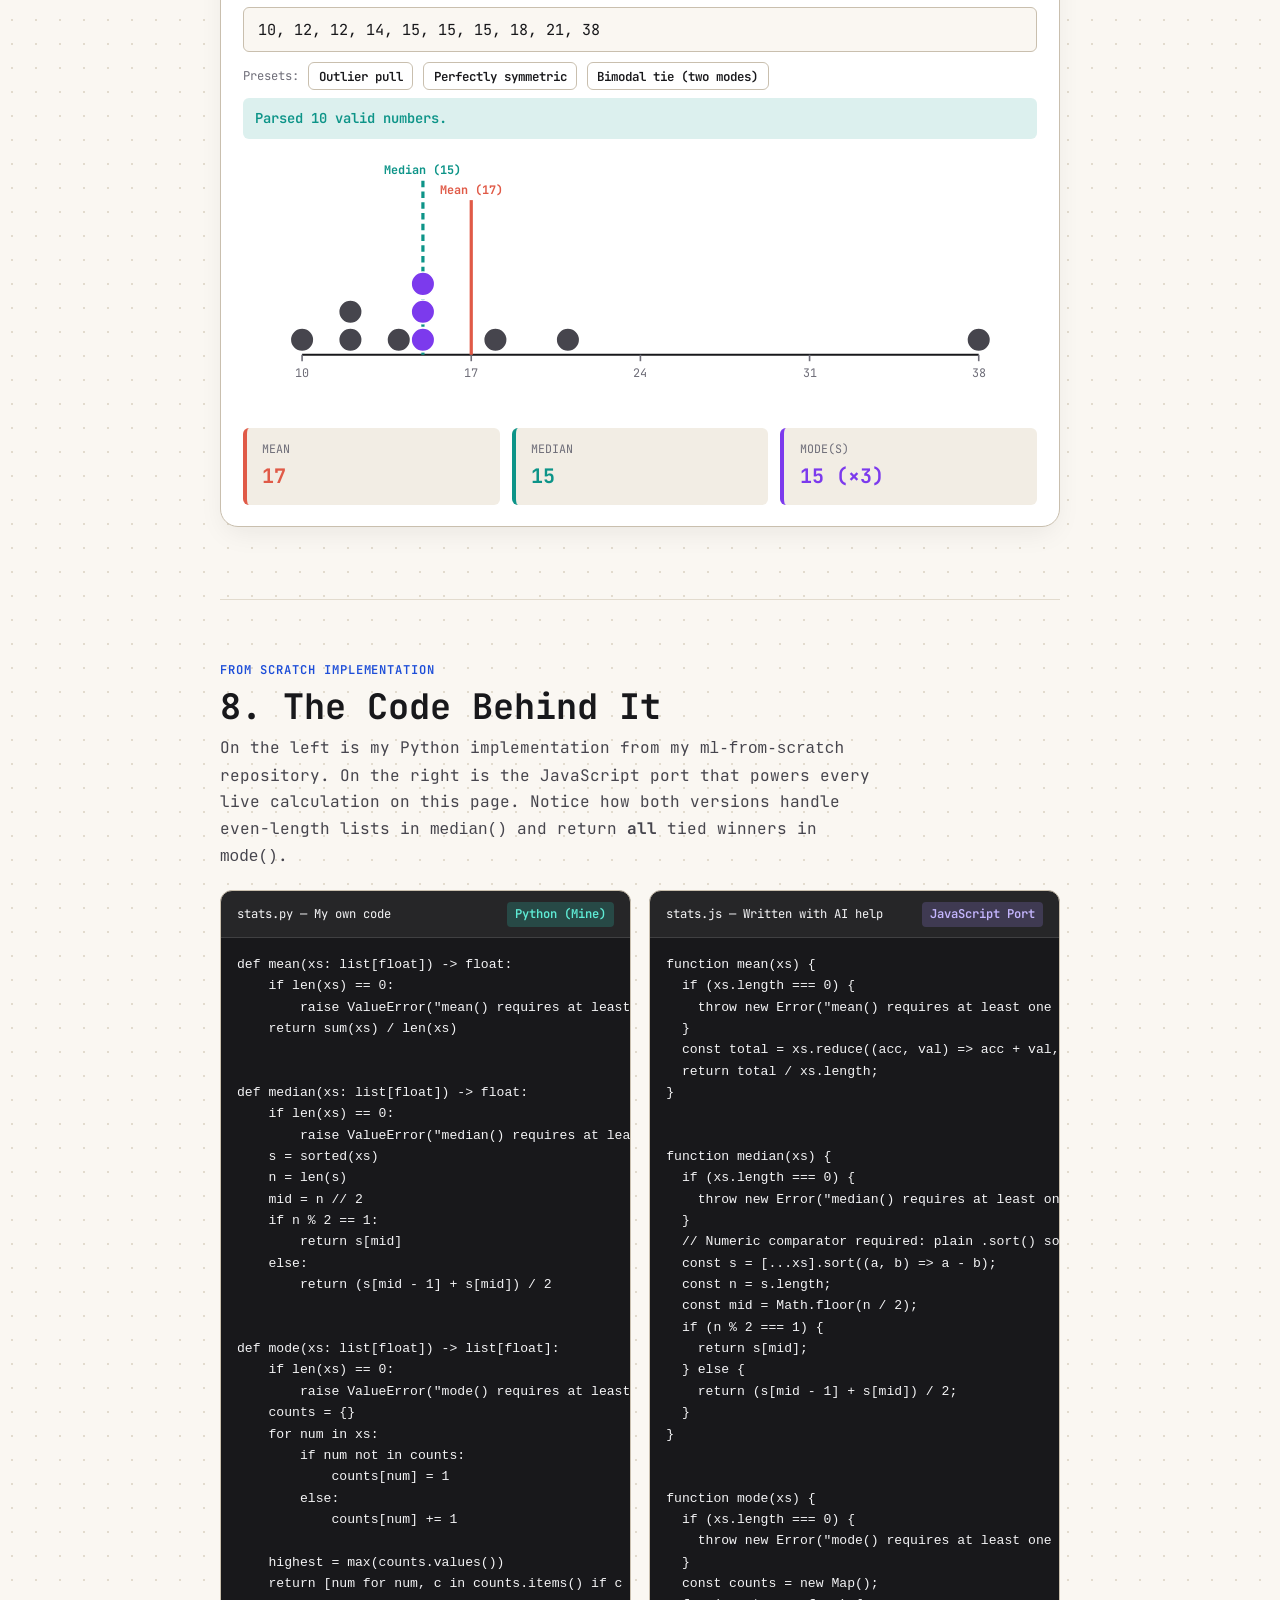
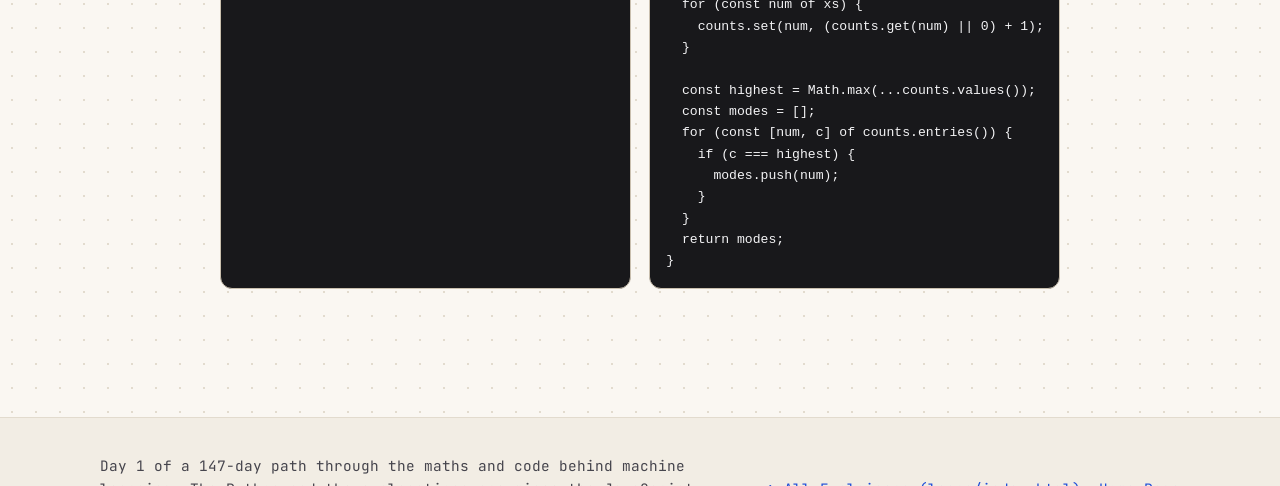
<file: learn/day01-finding-the-centre.html>
<!DOCTYPE html>
<html lang="en" data-theme="light">
<head>
  <meta charset="UTF-8" />
  <meta name="viewport" content="width=device-width, initial-scale=1.0" />
  <title>Day 1: Finding the Centre — Mean, Median &amp; Mode | Raghav Bandreddi</title>
  <meta name="description" content="An interactive visual explanation of mean, median and mode, when each one lies, and how to build them from scratch in Python." />
  <link rel="preconnect" href="https://fonts.googleapis.com" />
  <link rel="preconnect" href="https://fonts.gstatic.com" crossorigin />
  <link href="https://fonts.googleapis.com/css2?family=JetBrains+Mono:wght@400;500;600&amp;display=swap" rel="stylesheet" />
  <link rel="stylesheet" href="../assets/style.css" />
  <script>
    (function () {
      try {
        var saved = localStorage.getItem("raghav-theme");
        var prefersDark = window.matchMedia && window.matchMedia("(prefers-color-scheme: dark)").matches;
        var theme = saved || (prefersDark ? "dark" : "light");
        document.documentElement.setAttribute("data-theme", theme);
      } catch (e) {}
    })();
  </script>
</head>
<body>
  <a class="skip-link" href="#main-content">Skip to main content</a>

  <header class="site-header">
    <div class="container header-inner">
      <a href="../index.html" class="brand" aria-label="Raghav Bandreddi home">
        <span class="brand-mark" aria-hidden="true">RB</span>
        <span class="brand-text">
          <span class="brand-name">Raghav Bandreddi</span>
          <span class="brand-sub">147-Day ML Notebook</span>
        </span>
      </a>

      <nav class="site-nav" aria-label="Primary navigation">
        <a href="../index.html#bottom-up">The Path</a>
        <a href="index.html" aria-current="page">Explainers</a>
        <a href="../index.html#projects">Projects</a>
        <a href="../index.html#research">Research</a>
        <a href="../index.html#experience">Experience</a>
        <a href="../index.html#contact">Contact</a>
      </nav>

      <div class="header-actions">
        <button type="button" id="theme-toggle" class="theme-toggle" aria-label="Toggle dark mode">
          <span class="theme-icon theme-icon-sun" aria-hidden="true">☀</span>
          <span class="theme-icon theme-icon-moon" aria-hidden="true">☾</span>
          <span class="theme-label" id="theme-label">Theme</span>
        </button>
      </div>
    </div>
  </header>

  <!-- Sticky Colour Key so Mean, Median and Mode keep their identity everywhere -->
  <div class="concept-legend-bar" role="region" aria-label="Colour key for concepts">
    <div class="container concept-legend-inner">
      <span><strong>Day 1 · Phase 1 (Math):</strong> Finding the Centre</span>
      <div class="concept-pills">
        <span class="concept-pill pill-mean">● Mean (Balance point)</span>
        <span class="concept-pill pill-median">■ Median (Middle rank)</span>
        <span class="concept-pill pill-mode">▲ Mode (Most frequent)</span>
      </div>
    </div>
  </div>

  <main id="main-content" class="explainer-article">
    <div class="container-narrow">
      <!-- ====================================================================
           1. HERO: 7 ILLUSTRATED PEOPLE LINE-UP
           ==================================================================== -->
      <section class="explainer-section" id="sec-lineup">
        <span class="section-kicker">Day 1 of 147 · Statistics from First Principles</span>
        <h1 class="hero-title" style="margin-bottom: 0.6rem;">Finding the Centre: Mean, Median &amp; Mode</h1>
        <p class="hero-lead">
          When someone asks for a "typical" number — a typical height, a typical salary, or a typical review score — there is no single right answer. We have three different instruments for finding the centre, and each one can be tricked in its own way.
        </p>

        <div class="interactive-stage">
          <!-- Predict First Moment -->
          <div class="predict-box" id="lineup-predict-box">
            <p class="predict-title">Predict First · Before You Click "Add a Basketball Player"</p>
            <p style="margin: 0; font-size: 0.94rem;">
              Right now, 7 people stand in order from <strong>158 cm</strong> to <strong>186 cm</strong>. Their <strong style="color: var(--color-mean);">mean is 172.4 cm</strong> and their <strong style="color: var(--color-median);">median is 172 cm</strong>. If a <strong>229 cm basketball player</strong> walks in, which line will jump more?
            </p>
            <div class="predict-options" role="group" aria-label="Prediction options">
              <button type="button" class="predict-btn" data-guess="mean">The Mean will move much more</button>
              <button type="button" class="predict-btn" data-guess="median">The Median will move much more</button>
              <button type="button" class="predict-btn" data-guess="equal">They will move by the same amount</button>
            </div>
            <p class="predict-feedback" id="lineup-predict-feedback" aria-live="polite"></p>
          </div>

          <!-- SVG Lineup with CM Ruler -->
          <div style="overflow-x: auto;">
            <svg id="lineup-svg" viewBox="0 0 780 340" role="img" aria-label="Illustrated line-up of people drawn to scale next to a centimetre ruler with animated horizontal lines for mean and median">
              <!-- Populated and animated via JavaScript -->
            </svg>
          </div>

          <div class="stage-controls">
            <button type="button" class="btn btn-primary" id="btn-add-bball">
              + Add a basketball player (229 cm)
            </button>
            <button type="button" class="btn btn-secondary" id="btn-add-child">
              + Add a child (95 cm)
            </button>
            <button type="button" class="btn btn-secondary" id="btn-reset-lineup">
              ↺ Reset to original 7 people
            </button>
          </div>

          <div class="readout-grid" aria-live="polite">
            <div class="readout-box readout-mean">
              <span class="readout-label">Mean Height</span>
              <span class="readout-value" id="lineup-mean-val" style="color: var(--color-mean);">172.4 cm</span>
            </div>
            <div class="readout-box readout-median">
              <span class="readout-label">Median Height</span>
              <span class="readout-value" id="lineup-median-val" style="color: var(--color-median);">172 cm</span>
            </div>
            <div class="readout-box">
              <span class="readout-label">Gap (|Mean − Median|)</span>
              <span class="readout-value" id="lineup-gap-val">0.4 cm</span>
            </div>
          </div>

          <p class="live-narrative" id="lineup-explanation" aria-live="polite">
            With the original 7 people (158, 165, 170, 172, 175, 181, 186 cm), the heights are nearly symmetric: the mean (172.4 cm) and the median (172 cm, the 4th person) sit just 0.4 cm apart.
          </p>
        </div>
      </section>

      <!-- ====================================================================
           2. THREE WAYS TO SAY "TYPICAL"
           ==================================================================== -->
      <section class="explainer-section" id="sec-three-ways">
        <span class="section-kicker">Intuition Before Formulas</span>
        <h2 class="section-title">2. Three Ways to Say "Typical"</h2>
        <p class="section-subtitle">
          Before writing a single Greek letter, picture what each measure physically does to your data. Drag or click inside each diagram below to feel how they work.
        </p>

        <div class="trio-cards">
          <!-- Card 1: MEAN (Seesaw) -->
          <div class="concept-card concept-card-mean">
            <span class="concept-pill pill-mean" style="margin-bottom: 0.6rem;">1 · Mean</span>
            <h3 style="margin: 0 0 0.4rem; font-family: var(--font-serif);">The Balance Point of a Seesaw</h3>
            <p style="font-size: 0.92rem; color: var(--text-secondary);">
              Imagine placing equal-weight blocks along a weightless plank. Every block pulls downward with torque proportional to its distance from the fulcrum. The <strong style="color: var(--color-mean);">mean</strong> is the exact spot where the seesaw balances flat.
            </p>

            <svg id="seesaw-svg" viewBox="0 0 280 150" aria-label="Interactive seesaw showing blocks and a movable fulcrum">
              <!-- Populated by JS -->
            </svg>

            <div class="slider-row">
              <label for="fulcrum-slider" style="font-family: var(--font-mono); font-size: 0.76rem;">
                Test fulcrum position: <strong id="fulcrum-pos-label">4.0</strong> (True mean = <strong id="seesaw-true-mean" style="color: var(--color-mean);">4.0</strong>)
              </label>
              <input type="range" id="fulcrum-slider" min="1" max="10" step="0.1" value="4.0" />
              <div style="display: flex; gap: 0.4rem; flex-wrap: wrap;">
                <button type="button" class="predict-btn" id="btn-seesaw-outlier" style="font-size: 0.76rem; padding: 0.3rem 0.6rem;">
                  Move rightmost block to 10
                </button>
                <button type="button" class="predict-btn" id="btn-seesaw-snap" style="font-size: 0.76rem; padding: 0.3rem 0.6rem;">
                  Snap fulcrum to Mean
                </button>
              </div>
            </div>

            <div class="formula-callout">
              <div><strong style="color: var(--color-mean);">Formula:</strong> mean(x) = (x₁ + x₂ + … + xₙ) / n</div>
              <div style="font-size: 0.76rem; color: var(--text-muted); margin-top: 0.25rem;">
                Sum of all values divided by count <em>n</em>. Because every <em>xᵢ</em> is inside the sum, one distant outlier pulls the balance point toward itself.
              </div>
            </div>
          </div>

          <!-- Card 2: MEDIAN (Middle of a Queue) -->
          <div class="concept-card concept-card-median">
            <span class="concept-pill pill-median" style="margin-bottom: 0.6rem;">2 · Median</span>
            <h3 style="margin: 0 0 0.4rem; font-family: var(--font-serif);">The Person in the Middle of a Queue</h3>
            <p style="font-size: 0.92rem; color: var(--text-secondary);">
              Line everyone up from shortest to tallest and walk inward from both ends one step at a time. The <strong style="color: var(--color-median);">median</strong> only cares about who stands in the middle slot — not how tall the tallest person is.
            </p>

            <svg id="queue-svg" viewBox="0 0 280 150" aria-label="Queue of people sorted by value showing the middle person">
              <!-- Populated by JS -->
            </svg>

            <div class="stage-controls" style="margin-top: 0.5rem;">
              <button type="button" class="predict-btn selected" id="btn-queue-odd" style="font-size: 0.76rem; padding: 0.3rem 0.6rem;">
                5 people (odd → 1 middle)
              </button>
              <button type="button" class="predict-btn" id="btn-queue-even" style="font-size: 0.76rem; padding: 0.3rem 0.6rem;">
                6 people (even → average middle 2)
              </button>
            </div>

            <div class="formula-callout">
              <div><strong style="color: var(--color-median);">Rule:</strong> Sort <em>s</em>; if <em>n</em> is odd → <code>s[n // 2]</code>; if even → <code>(s[n//2 - 1] + s[n//2]) / 2</code></div>
              <div style="font-size: 0.76rem; color: var(--text-muted); margin-top: 0.25rem;">
                Half the data sits at or below the median, and half sits at or above it.
              </div>
            </div>
          </div>

          <!-- Card 3: MODE (Most Common) -->
          <div class="concept-card concept-card-mode">
            <span class="concept-pill pill-mode" style="margin-bottom: 0.6rem;">3 · Mode</span>
            <h3 style="margin: 0 0 0.4rem; font-family: var(--font-serif);">The Most Common Value</h3>
            <p style="font-size: 0.92rem; color: var(--text-secondary);">
              Put identical items into stacks and look for the tallest stack. The <strong style="color: var(--color-mode);">mode</strong> is the only measure of centre that works for categories like words, colours, or programming languages.
            </p>

            <svg id="mini-mode-svg" viewBox="0 0 280 150" aria-label="Interactive frequency stacks showing the highest stack as the mode">
              <!-- Populated by JS -->
            </svg>

            <div class="stage-controls" style="margin-top: 0.5rem;">
              <button type="button" class="predict-btn" data-fruit="Coffee" style="font-size: 0.76rem; padding: 0.3rem 0.6rem;">+ Coffee</button>
              <button type="button" class="predict-btn" data-fruit="Tea" style="font-size: 0.76rem; padding: 0.3rem 0.6rem;">+ Tea</button>
              <button type="button" class="predict-btn" data-fruit="Juice" style="font-size: 0.76rem; padding: 0.3rem 0.6rem;">+ Juice</button>
            </div>

            <div class="formula-callout">
              <div><strong style="color: var(--color-mode);">Rule:</strong> All values <em>x</em> where <code>count(x) == max(counts)</code></div>
              <div style="font-size: 0.76rem; color: var(--text-muted); margin-top: 0.25rem;">
                Requires no arithmetic — only equality checks and counting. Can return multiple winners if there is a tie.
              </div>
            </div>
          </div>
        </div>
      </section>

      <!-- ====================================================================
           3. WHAT KIND OF DATA IS IT?
           ==================================================================== -->
      <section class="explainer-section" id="sec-data-types">
        <span class="section-kicker">Matching Tool to Data</span>
        <h2 class="section-title">3. What Kind of Data Is It?</h2>
        <p class="section-subtitle">
          Before computing a centre, ask what kind of thing you are measuring. Click any row in the table below to see why certain summaries work or break down on that data type.
        </p>

        <div class="table-scroll">
          <table class="data-table" id="datatype-table">
            <thead>
              <tr>
                <th>Data Type</th>
                <th>Real-World Example</th>
                <th style="color: var(--color-mean);">Mean</th>
                <th style="color: var(--color-median);">Median</th>
                <th style="color: var(--color-mode);">Mode</th>
              </tr>
            </thead>
            <tbody>
              <tr class="datatype-row" tabindex="0" data-dtype="continuous" style="cursor: pointer;">
                <td><strong>Continuous number</strong></td>
                <td>Height (<code>172.4 cm</code>)</td>
                <td><strong style="color: var(--color-mean);">✓ Allowed</strong></td>
                <td><strong style="color: var(--color-median);">✓ Allowed</strong></td>
                <td>✓ Allowed (usually after rounding/binning)</td>
              </tr>
              <tr class="datatype-row" tabindex="0" data-dtype="discrete" style="cursor: pointer;">
                <td><strong>Discrete number</strong></td>
                <td>Number of siblings (<code>0, 1, 2, 3</code>)</td>
                <td><strong style="color: var(--color-mean);">✓ Allowed</strong> (can give <code>1.4</code> siblings)</td>
                <td><strong style="color: var(--color-median);">✓ Allowed</strong></td>
                <td><strong style="color: var(--color-mode);">✓ Allowed</strong></td>
              </tr>
              <tr class="datatype-row" tabindex="0" data-dtype="ordered" style="cursor: pointer;">
                <td><strong>Ordered category</strong></td>
                <td>Star rating (<code>1★</code> to <code>5★</code>)</td>
                <td>⚠️ Tricky (assumes 1★→2★ equals 4★→5★)</td>
                <td><strong style="color: var(--color-median);">✓ Allowed</strong> (can sort from low to high)</td>
                <td><strong style="color: var(--color-mode);">✓ Allowed</strong></td>
              </tr>
              <tr class="datatype-row" tabindex="0" data-dtype="unordered" style="cursor: pointer;">
                <td><strong>Unordered category</strong></td>
                <td>Programming language (<code>Python, Rust, JS</code>)</td>
                <td>✗ Impossible (cannot add words)</td>
                <td>✗ Impossible (no natural sort order)</td>
                <td><strong style="color: var(--color-mode);">✓ Only Mode works!</strong></td>
              </tr>
            </tbody>
          </table>
        </div>

        <div class="live-narrative" id="datatype-detail" aria-live="polite">
          <strong>Click any row above:</strong> Continuous numbers like height allow all three, though exact unrounded floats rarely repeat unless rounded to the nearest cm.
        </div>
      </section>

      <!-- ====================================================================
           4. WHY THE AVERAGE SALARY LIES
           ==================================================================== -->
      <section class="explainer-section" id="sec-salaries">
        <span class="section-kicker">Skewed Distributions &amp; Outliers</span>
        <h2 class="section-title">4. Why the Average Salary Lies</h2>
        <p class="section-subtitle">
          Four employees at a small company earn <strong>€30k, €32k, €35k, and €38k</strong>. The 5th person is the CEO. Drag the CEO's salary slider from <strong>€40k to €2,000k</strong> and watch what happens to the <strong style="color: var(--color-mean);">mean</strong> versus the <strong style="color: var(--color-median);">median</strong>.
        </p>

        <div class="interactive-stage">
          <div class="slider-row">
            <div style="display: flex; justify-content: space-between; align-items: baseline; flex-wrap: wrap; gap: 0.5rem;">
              <label for="ceo-slider" style="font-weight: 700;">
                CEO Salary: <span id="ceo-salary-display" style="font-family: var(--font-mono); color: var(--color-mean); font-size: 1.15rem;">€200k</span>
              </label>
              <div style="display: flex; gap: 0.4rem; flex-wrap: wrap;">
                <button type="button" class="predict-btn" data-ceo="40" style="font-size: 0.78rem; padding: 0.28rem 0.6rem;">€40k (Co-op)</button>
                <button type="button" class="predict-btn selected" data-ceo="200" style="font-size: 0.78rem; padding: 0.28rem 0.6rem;">€200k (Default)</button>
                <button type="button" class="predict-btn" data-ceo="800" style="font-size: 0.78rem; padding: 0.28rem 0.6rem;">€800k</button>
                <button type="button" class="predict-btn" data-ceo="2000" style="font-size: 0.78rem; padding: 0.28rem 0.6rem;">€2,000k (Mega CEO)</button>
              </div>
            </div>
            <input type="range" id="ceo-slider" min="40" max="2000" step="5" value="200" />
          </div>

          <div style="overflow-x: auto;">
            <svg id="salary-svg" viewBox="0 0 740 250" role="img" aria-label="Horizontal bar chart of 5 salaries with vertical markers for the mean and median">
              <!-- Populated by JS -->
            </svg>
          </div>

          <div class="readout-grid" aria-live="polite">
            <div class="readout-box readout-mean">
              <span class="readout-label">Mean Salary</span>
              <span class="readout-value" id="salary-mean-val" style="color: var(--color-mean);">€67k</span>
            </div>
            <div class="readout-box readout-median">
              <span class="readout-label">Median Salary</span>
              <span class="readout-value" id="salary-median-val" style="color: var(--color-median);">€35k</span>
            </div>
            <div class="readout-box">
              <span class="readout-label">Below the Mean</span>
              <span class="readout-value" id="salary-below-val">4 of 5 people</span>
            </div>
          </div>

          <p class="live-narrative" id="salary-sentence" aria-live="polite">
            The mean says <strong>€67k</strong> is typical, yet <strong>4 of 5 people</strong> earn less than that. Meanwhile, the median stays anchored at <strong>€35k</strong>.
          </p>
        </div>
      </section>

      <!-- ====================================================================
           5. WHEN ONLY THE MODE MAKES SENSE
           ==================================================================== -->
      <section class="explainer-section" id="sec-mode-votes">
        <span class="section-kicker">Categorical Data</span>
        <h2 class="section-title">5. When Only the Mode Makes Sense</h2>
        <p class="section-subtitle">
          Suppose we poll developers on their favourite programming language. You cannot add <code>"Python" + "Rust"</code> and divide by 2. Click the vote buttons below to add votes and test what happens when two languages tie for first place.
        </p>

        <div class="interactive-stage">
          <div class="stage-controls" id="lang-vote-buttons" style="margin-top: 0; margin-bottom: 1rem;">
            <!-- Vote buttons populated by JS -->
          </div>

          <div style="overflow-x: auto;">
            <svg id="votes-svg" viewBox="0 0 720 230" role="img" aria-label="Bar chart of programming language votes with the mode highlighted">
              <!-- Populated by JS -->
            </svg>
          </div>

          <div class="readout-grid" aria-live="polite">
            <div class="readout-box readout-mode">
              <span class="readout-label">Mode (Most Votes)</span>
              <span class="readout-value" id="votes-mode-val" style="color: var(--color-mode); font-size: 1.08rem;">Python (6 votes)</span>
            </div>
            <div class="readout-box readout-median">
              <span class="readout-label">Median</span>
              <span class="readout-value" style="font-size: 0.95rem; color: var(--text-muted);">Not defined for unordered categories</span>
            </div>
            <div class="readout-box readout-mean">
              <span class="readout-label">Mean</span>
              <span class="readout-value" style="font-size: 0.95rem; color: var(--color-mean);">Mean: not defined for words</span>
            </div>
          </div>

          <div class="stage-controls">
            <button type="button" class="btn btn-secondary" id="btn-tie-votes">
              Make Python &amp; JavaScript tie (6 each)
            </button>
            <button type="button" class="btn btn-secondary" id="btn-reset-votes">
              ↺ Reset votes (6, 4, 3, 2, 1)
            </button>
          </div>
        </div>
      </section>

      <!-- ====================================================================
           6. CHOOSING ONE
           ==================================================================== -->
      <section class="explainer-section" id="sec-choosing">
        <span class="section-kicker">Decision Rule</span>
        <h2 class="section-title">6. Choosing One: Which Centre Should You Use?</h2>
        <p class="section-subtitle">
          Whenever you meet a new dataset in machine learning — whether you are imputing missing values or summarising model latencies — follow this three-branch rule:
        </p>

        <div class="trio-cards">
          <div class="concept-card concept-card-mode">
            <span class="concept-pill pill-mode">Categories → Mode</span>
            <h3 style="margin: 0.55rem 0 0.35rem; font-family: var(--font-serif);">Use Mode for Categories</h3>
            <p style="margin: 0; font-size: 0.92rem; color: var(--text-secondary);">
              When values are labels, words, or discrete buckets where the most common item is what matters (e.g., most common predicted class in a voting classifier, or filling missing categorical features).
            </p>
          </div>

          <div class="concept-card concept-card-median">
            <span class="concept-pill pill-median">Skewed / Outliers → Median</span>
            <h3 style="margin: 0.55rem 0 0.35rem; font-family: var(--font-serif);">Use Median for Skewed Data</h3>
            <p style="margin: 0; font-size: 0.92rem; color: var(--text-secondary);">
              When a few extreme numbers would distort the average — salaries, house prices, API tail latencies, or datasets with corrupted sensor spikes.
            </p>
          </div>

          <div class="concept-card concept-card-mean">
            <span class="concept-pill pill-mean">Roughly Symmetric → Mean</span>
            <h3 style="margin: 0.55rem 0 0.35rem; font-family: var(--font-serif);">Use Mean for Symmetric Data</h3>
            <p style="margin: 0; font-size: 0.92rem; color: var(--text-secondary);">
              When distribution is roughly bell-shaped without wild outliers (like adult heights within a group or Gaussian noise), and you want every data point to contribute smoothly.
            </p>
          </div>
        </div>
      </section>

      <!-- ====================================================================
           7. TRY YOUR OWN NUMBERS
           ==================================================================== -->
      <section class="explainer-section" id="sec-sandbox">
        <span class="section-kicker">Hands-On Sandbox</span>
        <h2 class="section-title">7. Try Your Own Numbers</h2>
        <p class="section-subtitle">
          Type any comma-separated list of numbers below. Duplicate numbers stack vertically as dots so you can see the <strong style="color: var(--color-mode);">mode</strong> (tallest stack), the <strong style="color: var(--color-median);">median</strong> (middle divider), and the <strong style="color: var(--color-mean);">mean</strong> (balance line) all at once.
        </p>

        <div class="interactive-stage">
          <label for="custom-numbers-input" style="display: block; font-weight: 700; margin-bottom: 0.4rem;">
            Enter comma-separated numbers:
          </label>
          <input
            type="text"
            id="custom-numbers-input"
            class="text-input"
            value="10, 12, 12, 14, 15, 15, 15, 18, 21, 38"
            aria-describedby="custom-validation-msg"
          />

          <div class="stage-controls" style="margin-top: 0.65rem;">
            <span style="font-family: var(--font-mono); font-size: 0.76rem; color: var(--text-muted);">Presets:</span>
            <button type="button" class="predict-btn" data-preset="10, 12, 12, 14, 15, 15, 15, 18, 21, 38" style="font-size: 0.78rem; padding: 0.28rem 0.6rem;">
              Outlier pull
            </button>
            <button type="button" class="predict-btn" data-preset="2, 4, 4, 6, 6, 6, 8, 8, 10" style="font-size: 0.78rem; padding: 0.28rem 0.6rem;">
              Perfectly symmetric
            </button>
            <button type="button" class="predict-btn" data-preset="1, 1, 1, 2, 5, 9, 9, 9" style="font-size: 0.78rem; padding: 0.28rem 0.6rem;">
              Bimodal tie (two modes)
            </button>
          </div>

          <div id="custom-validation-msg" class="validation-msg validation-ok" role="status" aria-live="polite">
            Parsed 10 valid numbers.
          </div>

          <div style="overflow-x: auto; margin-top: 1rem;">
            <svg id="dotplot-svg" viewBox="0 0 740 240" role="img" aria-label="Live dot plot of custom numbers with stacked duplicates and vertical lines for mean and median">
              <!-- Populated by JS -->
            </svg>
          </div>

          <div class="readout-grid" aria-live="polite">
            <div class="readout-box readout-mean">
              <span class="readout-label">Mean</span>
              <span class="readout-value" id="custom-mean-val" style="color: var(--color-mean);">17</span>
            </div>
            <div class="readout-box readout-median">
              <span class="readout-label">Median</span>
              <span class="readout-value" id="custom-median-val" style="color: var(--color-median);">15</span>
            </div>
            <div class="readout-box readout-mode">
              <span class="readout-label">Mode(s)</span>
              <span class="readout-value" id="custom-mode-val" style="color: var(--color-mode);">15 (×3)</span>
            </div>
          </div>
        </div>
      </section>

      <!-- ====================================================================
           8. THE CODE BEHIND IT
           ==================================================================== -->
      <section class="explainer-section" id="sec-code" style="border-bottom: none; margin-bottom: 1rem;">
        <span class="section-kicker">From Scratch Implementation</span>
        <h2 class="section-title">8. The Code Behind It</h2>
        <p class="section-subtitle">
          On the left is my Python implementation from my <code>ml-from-scratch</code> repository. On the right is the JavaScript port that powers every live calculation on this page. Notice how both versions handle even-length lists in <code>median()</code> and return <strong>all</strong> tied winners in <code>mode()</code>.
        </p>

        <div class="code-comparison-grid">
          <!-- My Python Code (Verbatim) -->
          <div class="code-panel">
            <div class="code-panel-header">
              <span>stats.py — My own code</span>
              <span class="code-badge-mine">Python (Mine)</span>
            </div>
            <pre><code>def mean(xs: list[float]) -&gt; float:
    if len(xs) == 0:
        raise ValueError("mean() requires at least one value")
    return sum(xs) / len(xs)


def median(xs: list[float]) -&gt; float:
    if len(xs) == 0:
        raise ValueError("median() requires at least one value")
    s = sorted(xs)
    n = len(s)
    mid = n // 2
    if n % 2 == 1:
        return s[mid]
    else:
        return (s[mid - 1] + s[mid]) / 2


def mode(xs: list[float]) -&gt; list[float]:
    if len(xs) == 0:
        raise ValueError("mode() requires at least one value")
    counts = {}
    for num in xs:
        if num not in counts:
            counts[num] = 1
        else:
            counts[num] += 1

    highest = max(counts.values())
    return [num for num, c in counts.items() if c == highest]</code></pre>
          </div>

          <!-- JavaScript Port -->
          <div class="code-panel">
            <div class="code-panel-header">
              <span>stats.js — Written with AI help</span>
              <span class="code-badge-ai">JavaScript Port</span>
            </div>
            <pre><code>function mean(xs) {
  if (xs.length === 0) {
    throw new Error("mean() requires at least one value");
  }
  const total = xs.reduce((acc, val) =&gt; acc + val, 0);
  return total / xs.length;
}


function median(xs) {
  if (xs.length === 0) {
    throw new Error("median() requires at least one value");
  }
  // Numeric comparator required: plain .sort() sorts as strings!
  const s = [...xs].sort((a, b) =&gt; a - b);
  const n = s.length;
  const mid = Math.floor(n / 2);
  if (n % 2 === 1) {
    return s[mid];
  } else {
    return (s[mid - 1] + s[mid]) / 2;
  }
}


function mode(xs) {
  if (xs.length === 0) {
    throw new Error("mode() requires at least one value");
  }
  const counts = new Map();
  for (const num of xs) {
    counts.set(num, (counts.get(num) || 0) + 1);
  }

  const highest = Math.max(...counts.values());
  const modes = [];
  for (const [num, c] of counts.entries()) {
    if (c === highest) {
      modes.push(num);
    }
  }
  return modes;
}</code></pre>
          </div>
        </div>
      </section>
    </div>
  </main>

  <footer class="site-footer">
    <div class="container footer-inner">
      <p class="footer-honesty">
        Day 1 of a 147-day path through the maths and code behind machine learning. The Python and the explanations are mine; the JavaScript port and the page design were built with help from AI.
      </p>
      <div class="footer-links">
        <a href="index.html">← All Explainers (learn/index.html)</a>
        <a href="../index.html">Home Page</a>
      </div>
    </div>
  </footer>

  <script src="../assets/data.js"></script>
  <script>
    (function () {
      "use strict";

      /* ======================================================================
         0. Theme Toggle & Core Statistical Functions (Exact JS Port)
         ====================================================================== */
      var toggleBtn = document.getElementById("theme-toggle");
      var themeLabel = document.getElementById("theme-label");

      function updateThemeButton(theme) {
        if (themeLabel) themeLabel.textContent = theme === "dark" ? "Dark" : "Light";
      }
      updateThemeButton(document.documentElement.getAttribute("data-theme") || "light");

      if (toggleBtn) {
        toggleBtn.addEventListener("click", function () {
          var now = document.documentElement.getAttribute("data-theme") === "dark" ? "light" : "dark";
          document.documentElement.setAttribute("data-theme", now);
          try {
            localStorage.setItem("raghav-theme", now);
          } catch (e) {}
          updateThemeButton(now);
        });
      }

      // Exact JavaScript port of Raghav's Python mean, median, mode
      function mean(xs) {
        if (xs.length === 0) {
          throw new Error("mean() requires at least one value");
        }
        var total = xs.reduce(function (acc, val) {
          return acc + val;
        }, 0);
        return total / xs.length;
      }

      function median(xs) {
        if (xs.length === 0) {
          throw new Error("median() requires at least one value");
        }
        var s = xs.slice().sort(function (a, b) {
          return a - b;
        });
        var n = s.length;
        var mid = Math.floor(n / 2);
        if (n % 2 === 1) {
          return s[mid];
        } else {
          return (s[mid - 1] + s[mid]) / 2;
        }
      }

      function mode(xs) {
        if (xs.length === 0) {
          throw new Error("mode() requires at least one value");
        }
        var counts = new Map();
        for (var i = 0; i < xs.length; i++) {
          var num = xs[i];
          counts.set(num, (counts.get(num) || 0) + 1);
        }
        var highest = 0;
        counts.forEach(function (c) {
          if (c > highest) highest = c;
        });
        var result = [];
        counts.forEach(function (c, key) {
          if (c === highest) result.push(key);
        });
        return result;
      }

      // Sensible number formatting (strips trailing .0 when integer, or 1 decimal place)
      function fmtNum(val, decimals) {
        var d = typeof decimals === "number" ? decimals : 1;
        var rounded = Number(Math.round(val + "e" + d) + "e-" + d);
        return String(rounded);
      }

      /* ======================================================================
         1. SECTION 1: HERO 7 PEOPLE LINE-UP (158, 165, 170, 172, 175, 181, 186)
         ====================================================================== */
      var basePeople = [
        { height: 158, label: "158", role: "base" },
        { height: 165, label: "165", role: "base" },
        { height: 170, label: "170", role: "base" },
        { height: 172, label: "172", role: "base" },
        { height: 175, label: "175", role: "base" },
        { height: 181, label: "181", role: "base" },
        { height: 186, label: "186", role: "base" }
      ];

      var currentPeople = basePeople.slice();
      var hasBball = false;
      var hasChild = false;
      var userPrediction = null;

      var lineupSvg = document.getElementById("lineup-svg");
      var lineupMeanEl = document.getElementById("lineup-mean-val");
      var lineupMedianEl = document.getElementById("lineup-median-val");
      var lineupGapEl = document.getElementById("lineup-gap-val");
      var lineupExplainEl = document.getElementById("lineup-explanation");
      var predictFeedbackEl = document.getElementById("lineup-predict-feedback");

      // Prediction buttons
      var predictBtns = document.querySelectorAll("#lineup-predict-box .predict-btn");
      Array.prototype.forEach.call(predictBtns, function (btn) {
        btn.addEventListener("click", function () {
          userPrediction = btn.getAttribute("data-guess");
          Array.prototype.forEach.call(predictBtns, function (b) {
            b.classList.remove("selected");
          });
          btn.classList.add("selected");

          if (userPrediction === "mean") {
            predictFeedbackEl.style.color = "var(--color-median)";
            predictFeedbackEl.textContent =
              "Spot on! Now click '+ Add a basketball player (229 cm)' below to watch the mean jump by +7.1 cm while the median barely nudges +1.5 cm.";
          } else {
            predictFeedbackEl.style.color = "var(--color-mean)";
            predictFeedbackEl.textContent =
              "Interesting guess! Click '+ Add a basketball player (229 cm)' below to test your prediction.";
          }
        });
      });

      function renderLineup() {
        var sorted = currentPeople.slice().sort(function (a, b) {
          return a.height - b.height;
        });
        var heights = sorted.map(function (p) {
          return p.height;
        });

        var mVal = mean(heights);
        var medVal = median(heights);
        var gapVal = Math.abs(mVal - medVal);

        lineupMeanEl.textContent = fmtNum(mVal, 1) + " cm";
        lineupMedianEl.textContent = fmtNum(medVal, 1) + " cm";
        lineupGapEl.textContent = fmtNum(gapVal, 1) + " cm";

        // Coordinate mapping: floor at y = 300, 240 cm at y = 24 -> 1.15 px per cm
        var floorY = 302;
        var scale = 1.12;
        function cmToY(cm) {
          return floorY - cm * scale;
        }

        var svgHtml = "";

        // Ruler on the left (x = 48)
        svgHtml +=
          '<line x1="52" y1="' +
          cmToY(240) +
          '" x2="52" y2="' +
          floorY +
          '" stroke="var(--text-muted)" stroke-width="2" />';

        for (var cm = 0; cm <= 240; cm += 20) {
          var yTick = cmToY(cm);
          svgHtml +=
            '<line x1="44" y1="' +
            yTick +
            '" x2="52" y2="' +
            yTick +
            '" stroke="var(--text-muted)" stroke-width="1.5" />' +
            '<text x="38" y="' +
            (yTick + 4) +
            '" text-anchor="end" fill="var(--text-muted)" font-family="JetBrains Mono, monospace" font-size="10">' +
            cm +
            " cm</text>" +
            '<line x1="52" y1="' +
            yTick +
            '" x2="740" y2="' +
            yTick +
            '" stroke="var(--border-subtle)" stroke-dasharray="2,4" stroke-width="1" />';
        }

        // Ground line
        svgHtml +=
          '<line x1="44" y1="' +
          floorY +
          '" x2="755" y2="' +
          floorY +
          '" stroke="var(--text-primary)" stroke-width="2.5" />';

        // Draw people evenly spaced
        var startX = 105;
        var endX = 635;
        var stepX = sorted.length > 1 ? (endX - startX) / (sorted.length - 1) : 0;

        var n = sorted.length;
        var midIdx1 = Math.floor((n - 1) / 2);
        var midIdx2 = Math.ceil((n - 1) / 2);

        sorted.forEach(function (person, idx) {
          var cx = startX + idx * stepX;
          var topY = cmToY(person.height);
          var totalPx = floorY - topY;
          var headR = Math.max(8, Math.min(13, totalPx * 0.075));
          var headCy = topY + headR;
          var shoulderY = headCy + headR + 4;
          var hipY = floorY - totalPx * 0.38;

          var isMiddlePerson = idx === midIdx1 || idx === midIdx2;
          var bodyColor =
            person.role === "bball"
              ? "var(--color-mean)"
              : person.role === "child"
              ? "var(--accent-primary)"
              : isMiddlePerson
              ? "var(--color-median)"
              : "var(--text-secondary)";

          // Subtle highlight halo for median person(s)
          if (isMiddlePerson) {
            svgHtml +=
              '<rect x="' +
              (cx - 20) +
              '" y="' +
              (topY - 6) +
              '" width="40" height="' +
              (totalPx + 6) +
              '" rx="8" fill="var(--color-median-soft)" />';
          }

          // Head
          svgHtml +=
            '<circle cx="' +
            cx +
            '" cy="' +
            headCy +
            '" r="' +
            headR +
            '" fill="' +
            bodyColor +
            '" />';

          // Torso (rounded pill)
          var torsoH = Math.max(14, hipY - shoulderY);
          svgHtml +=
            '<rect x="' +
            (cx - 9) +
            '" y="' +
            shoulderY +
            '" width="18" height="' +
            torsoH +
            '" rx="7" fill="' +
            bodyColor +
            '" />';

          // Arms
          svgHtml +=
            '<line x1="' +
            (cx - 14) +
            '" y1="' +
            (shoulderY + 6) +
            '" x2="' +
            (cx - 11) +
            '" y2="' +
            (hipY - 2) +
            '" stroke="' +
            bodyColor +
            '" stroke-width="3.5" stroke-linecap="round" />' +
            '<line x1="' +
            (cx + 14) +
            '" y1="' +
            (shoulderY + 6) +
            '" x2="' +
            (cx + 11) +
            '" y2="' +
            (hipY - 2) +
            '" stroke="' +
            bodyColor +
            '" stroke-width="3.5" stroke-linecap="round" />';

          // Legs
          svgHtml +=
            '<line x1="' +
            (cx - 5) +
            '" y1="' +
            hipY +
            '" x2="' +
            (cx - 6) +
            '" y2="' +
            floorY +
            '" stroke="' +
            bodyColor +
            '" stroke-width="4" stroke-linecap="round" />' +
            '<line x1="' +
            (cx + 5) +
            '" y1="' +
            hipY +
            '" x2="' +
            (cx + 6) +
            '" y2="' +
            floorY +
            '" stroke="' +
            bodyColor +
            '" stroke-width="4" stroke-linecap="round" />';

          // Height label above head
          svgHtml +=
            '<text x="' +
            cx +
            '" y="' +
            (topY - 10) +
            '" text-anchor="middle" fill="var(--text-primary)" font-family="JetBrains Mono, monospace" font-size="11" font-weight="700">' +
            person.height +
            "</text>";

          // Rank label below floor
          svgHtml +=
            '<text x="' +
            cx +
            '" y="' +
            (floorY + 18) +
            '" text-anchor="middle" fill="var(--text-muted)" font-family="JetBrains Mono, monospace" font-size="10">#' +
            (idx + 1) +
            (isMiddlePerson ? " (mid)" : "") +
            "</text>";
        });

        // Animated Horizontal Lines for Mean and Median
        var meanY = cmToY(mVal);
        var medY = cmToY(medVal);

        // Offset labels slightly if lines are very close
        var meanLabelY = meanY <= medY ? meanY - 7 : meanY + 14;
        var medLabelY = medY < meanY ? medY - 7 : medY + 14;
        if (Math.abs(meanY - medY) < 12) {
          meanLabelY = meanY - 8;
          medLabelY = medY + 15;
        }

        // Median Horizontal Line
        svgHtml +=
          '<g style="transition: transform 350ms ease;">' +
          '<line x1="56" y1="' +
          medY +
          '" x2="755" y2="' +
          medY +
          '" stroke="var(--color-median)" stroke-width="3" stroke-dasharray="7,5" />' +
          '<rect x="646" y="' +
          (medLabelY - 12) +
          '" width="124" height="19" rx="4" fill="var(--bg-surface)" stroke="var(--color-median)" stroke-width="1.5" />' +
          '<text x="708" y="' +
          (medLabelY + 1) +
          '" text-anchor="middle" fill="var(--color-median)" font-family="JetBrains Mono, monospace" font-size="11" font-weight="700">Median: ' +
          fmtNum(medVal, 1) +
          " cm</text>" +
          "</g>";

        // Mean Horizontal Line
        svgHtml +=
          '<g style="transition: transform 350ms ease;">' +
          '<line x1="56" y1="' +
          meanY +
          '" x2="755" y2="' +
          meanY +
          '" stroke="var(--color-mean)" stroke-width="3" />' +
          '<rect x="646" y="' +
          (meanLabelY - 12) +
          '" width="124" height="19" rx="4" fill="var(--bg-surface)" stroke="var(--color-mean)" stroke-width="1.5" />' +
          '<text x="708" y="' +
          (meanLabelY + 1) +
          '" text-anchor="middle" fill="var(--color-mean)" font-family="JetBrains Mono, monospace" font-size="11" font-weight="700">Mean: ' +
          fmtNum(mVal, 1) +
          " cm</text>" +
          "</g>";

        lineupSvg.innerHTML = svgHtml;
      }

      var btnBball = document.getElementById("btn-add-bball");
      var btnChild = document.getElementById("btn-add-child");
      var btnResetLineup = document.getElementById("btn-reset-lineup");

      btnBball.addEventListener("click", function () {
        if (!hasBball) {
          currentPeople.push({ height: 229, label: "229", role: "bball" });
          hasBball = true;
          btnBball.disabled = true;
          btnBball.textContent = "✓ Basketball player added (229 cm)";
        }
        renderLineup();

        if (!hasChild) {
          lineupExplainEl.innerHTML =
            "<strong>What changed:</strong> Adding the 229 cm basketball player pulled the <strong style='color:var(--color-mean);'>mean up by +7.1 cm</strong> (from 172.4 cm to <strong>179.5 cm</strong> — taller than 5 of the 8 people!), while the <strong style='color:var(--color-median);'>median only nudged +1.5 cm</strong> (to <strong>173.5 cm</strong>, the average of 172 and 175 cm).";
        } else {
          lineupExplainEl.innerHTML =
            "<strong>What changed:</strong> With both the 95 cm child and the 229 cm basketball player present (9 people), the two opposite outliers partially cancel out on the seesaw!";
        }

        if (userPrediction && predictFeedbackEl) {
          predictFeedbackEl.textContent =
            userPrediction === "mean"
              ? "Revealed: You nailed it! The mean jumped +7.1 cm while the median moved only +1.5 cm."
              : "Revealed: Notice how the mean jumped +7.1 cm (to 179.5 cm) while the median only shifted +1.5 cm (to 173.5 cm)!";
        }
      });

      btnChild.addEventListener("click", function () {
        if (!hasChild) {
          currentPeople.push({ height: 95, label: "95", role: "child" });
          hasChild = true;
          btnChild.disabled = true;
          btnChild.textContent = "✓ Child added (95 cm)";
        }
        renderLineup();

        if (!hasBball) {
          lineupExplainEl.innerHTML =
            "<strong>What changed:</strong> Adding a 95 cm child dragged the <strong style='color:var(--color-mean);'>mean down by −9.6 cm</strong> (from 172.4 cm to <strong>162.8 cm</strong>), while the <strong style='color:var(--color-median);'>median barely moved −1.0 cm</strong> (to <strong>171 cm</strong>, halfway between 170 and 172 cm).";
        } else {
          lineupExplainEl.innerHTML =
            "<strong>What changed:</strong> With both the 95 cm child and the 229 cm player in the line-up (9 people), the middle person is still #5 (<strong>172 cm</strong>), and the mean settles at <strong>170.1 cm</strong>.";
        }
      });

      btnResetLineup.addEventListener("click", function () {
        currentPeople = basePeople.slice();
        hasBball = false;
        hasChild = false;
        btnBball.disabled = false;
        btnBball.textContent = "+ Add a basketball player (229 cm)";
        btnChild.disabled = false;
        btnChild.textContent = "+ Add a child (95 cm)";
        renderLineup();
        lineupExplainEl.textContent =
          "With the original 7 people (158, 165, 170, 172, 175, 181, 186 cm), the heights are nearly symmetric: the mean (172.4 cm) and the median (172 cm, the 4th person) sit just 0.4 cm apart.";
      });

      renderLineup();

      /* ======================================================================
         2. SECTION 2 MINI VISUALS: SEESAW, QUEUE, MODE STACKS
         ====================================================================== */
      // 2A: Seesaw
      var seesawWeights = [2, 3, 4, 7]; // mean = 4.0
      var seesawOutlierActive = false;
      var fulcrumSlider = document.getElementById("fulcrum-slider");
      var fulcrumPosLabel = document.getElementById("fulcrum-pos-label");
      var seesawTrueMeanEl = document.getElementById("seesaw-true-mean");
      var seesawSvg = document.getElementById("seesaw-svg");
      var btnSeesawOutlier = document.getElementById("btn-seesaw-outlier");
      var btnSeesawSnap = document.getElementById("btn-seesaw-snap");

      function renderSeesaw() {
        var trueMean = mean(seesawWeights);
        var testFulcrum = parseFloat(fulcrumSlider.value);
        fulcrumPosLabel.textContent = fmtNum(testFulcrum, 1);
        seesawTrueMeanEl.textContent = fmtNum(trueMean, 1);

        // Tilt angle proportional to (trueMean - testFulcrum)
        var diff = trueMean - testFulcrum;
        var angleDeg = Math.max(-14, Math.min(14, diff * 4.5));

        function posToX(v) {
          return 25 + ((v - 1) / 9) * 230;
        }
        var fulcrumX = posToX(testFulcrum);
        var beamY = 92;

        var html = "";
        // Ground
        html += '<line x1="15" y1="128" x2="265" y2="128" stroke="var(--border-strong)" stroke-width="2" />';

        // Fulcrum triangle
        html +=
          '<polygon points="' +
          fulcrumX +
          "," +
          beamY +
          " " +
          (fulcrumX - 12) +
          ',128 ' +
          (fulcrumX + 12) +
          ',128" fill="var(--color-mean)" />';

        // Rotating group around (fulcrumX, beamY)
        html += '<g transform="rotate(' + angleDeg + " " + fulcrumX + " " + beamY + ')">';
        html +=
          '<line x1="20" y1="' +
          beamY +
          '" x2="260" y2="' +
          beamY +
          '" stroke="var(--text-primary)" stroke-width="5" stroke-linecap="round" />';

        // Draw weights
        seesawWeights.forEach(function (w) {
          var wx = posToX(w);
          html +=
            '<rect x="' +
            (wx - 10) +
            '" y="' +
            (beamY - 24) +
            '" width="20" height="22" rx="4" fill="var(--color-mean)" stroke="var(--bg-surface)" stroke-width="1.5" />' +
            '<text x="' +
            wx +
            '" y="' +
            (beamY - 9) +
            '" text-anchor="middle" fill="#fff" font-family="JetBrains Mono, monospace" font-size="10" font-weight="700">' +
            w +
            "</text>";
        });
        html += "</g>";

        // Balance status badge
        var isBalanced = Math.abs(diff) < 0.08;
        html +=
          '<text x="140" y="22" text-anchor="middle" fill="' +
          (isBalanced ? "var(--status-green)" : "var(--color-mean)") +
          '" font-family="JetBrains Mono, monospace" font-size="11" font-weight="700">' +
          (isBalanced
            ? "✓ Balanced! Net torque = 0"
            : diff > 0
            ? "Tips right → (Mean is at " + fmtNum(trueMean, 1) + ")"
            : "← Tips left (Mean is at " + fmtNum(trueMean, 1) + ")") +
          "</text>";

        seesawSvg.innerHTML = html;
      }

      fulcrumSlider.addEventListener("input", renderSeesaw);
      btnSeesawOutlier.addEventListener("click", function () {
        seesawOutlierActive = !seesawOutlierActive;
        seesawWeights = seesawOutlierActive ? [2, 3, 4, 10] : [2, 3, 4, 7];
        btnSeesawOutlier.textContent = seesawOutlierActive
          ? "Move rightmost block back to 7"
          : "Move rightmost block to 10";
        renderSeesaw();
      });
      btnSeesawSnap.addEventListener("click", function () {
        fulcrumSlider.value = String(mean(seesawWeights));
        renderSeesaw();
      });
      renderSeesaw();

      // 2B: Queue (Median)
      var queueSvg = document.getElementById("queue-svg");
      var btnQueueOdd = document.getElementById("btn-queue-odd");
      var btnQueueEven = document.getElementById("btn-queue-even");
      var queueIsEven = false;

      function renderQueue() {
        var vals = queueIsEven ? [12, 15, 18, 22, 25, 90] : [12, 15, 18, 25, 90];
        var med = median(vals);
        var n = vals.length;
        var mid1 = Math.floor((n - 1) / 2);
        var mid2 = Math.ceil((n - 1) / 2);

        var html = "";
        html += '<line x1="20" y1="122" x2="260" y2="122" stroke="var(--border-strong)" stroke-width="2" />';

        var startX = 38;
        var gap = (240 - startX) / (n - 1);

        vals.forEach(function (v, i) {
          var cx = startX + i * gap;
          var isMid = i === mid1 || i === mid2;
          var col = isMid ? "var(--color-median)" : "var(--text-muted)";

          if (isMid) {
            html +=
              '<rect x="' +
              (cx - 17) +
              '" y="42" width="34" height="80" rx="6" fill="var(--color-median-soft)" stroke="var(--color-median)" stroke-width="1.5" />';
          }
          html +=
            '<circle cx="' + cx + '" cy="62" r="9" fill="' + col + '" />' +
            '<rect x="' + (cx - 7) + '" y="74" width="14" height="28" rx="5" fill="' + col + '" />' +
            '<text x="' +
            cx +
            '" y="116" text-anchor="middle" fill="var(--text-primary)" font-family="JetBrains Mono, monospace" font-size="10" font-weight="700">' +
            v +
            "</text>";
        });

        html +=
          '<text x="140" y="24" text-anchor="middle" fill="var(--color-median)" font-family="JetBrains Mono, monospace" font-size="11" font-weight="700">' +
          (queueIsEven
            ? "Even (6): average middle pair (18+22)/2 = " + fmtNum(med, 1)
            : "Odd (5): middle person is #3 = " + fmtNum(med, 1)) +
          "</text>";

        queueSvg.innerHTML = html;
      }

      btnQueueOdd.addEventListener("click", function () {
        queueIsEven = false;
        btnQueueOdd.classList.add("selected");
        btnQueueEven.classList.remove("selected");
        renderQueue();
      });
      btnQueueEven.addEventListener("click", function () {
        queueIsEven = true;
        btnQueueEven.classList.add("selected");
        btnQueueOdd.classList.remove("selected");
        renderQueue();
      });
      renderQueue();

      // 2C: Mini Mode Stacks
      var miniModeCounts = { Coffee: 4, Tea: 2, Juice: 1 };
      var miniModeSvg = document.getElementById("mini-mode-svg");

      function renderMiniMode() {
        var keys = Object.keys(miniModeCounts);
        var maxCount = Math.max(miniModeCounts.Coffee, miniModeCounts.Tea, miniModeCounts.Juice);
        var winners = keys.filter(function (k) {
          return miniModeCounts[k] === maxCount;
        });

        var html = '<line x1="20" y1="124" x2="260" y2="124" stroke="var(--border-strong)" stroke-width="2" />';
        keys.forEach(function (k, idx) {
          var cx = 60 + idx * 80;
          var count = miniModeCounts[k];
          var isWinner = count === maxCount;
          for (var b = 0; b < count; b++) {
            var by = 124 - (b + 1) * 14;
            html +=
              '<rect x="' +
              (cx - 22) +
              '" y="' +
              by +
              '" width="44" height="11" rx="3" fill="' +
              (isWinner ? "var(--color-mode)" : "var(--border-strong)") +
              '" />';
          }
          html +=
            '<text x="' +
            cx +
            '" y="140" text-anchor="middle" fill="var(--text-primary)" font-family="JetBrains Mono, monospace" font-size="10" font-weight="600">' +
            k +
            " (" +
            count +
            ")</text>";
        });

        html +=
          '<text x="140" y="22" text-anchor="middle" fill="var(--color-mode)" font-family="JetBrains Mono, monospace" font-size="11" font-weight="700">Mode: ' +
          winners.join(" & ") +
          "</text>";

        miniModeSvg.innerHTML = html;
      }

      Array.prototype.forEach.call(document.querySelectorAll("[data-fruit]"), function (btn) {
        btn.addEventListener("click", function () {
          var item = btn.getAttribute("data-fruit");
          if (miniModeCounts[item] < 6) {
            miniModeCounts[item] += 1;
          } else {
            miniModeCounts[item] = 1;
          }
          renderMiniMode();
        });
      });
      renderMiniMode();

      /* ======================================================================
         3. SECTION 3: INTERACTIVE DATA TYPE TABLE
         ====================================================================== */
      var dtypeExplanations = {
        continuous:
          "<strong>Continuous number (Height):</strong> Every arithmetic operation works. Both <strong style='color:var(--color-mean);'>mean</strong> and <strong style='color:var(--color-median);'>median</strong> are natural. Exact unrounded measurements (like 172.4183 cm) rarely repeat, so we usually bin or round continuous values before looking for a mode.",
        discrete:
          "<strong>Discrete number (Siblings: 0, 1, 2, 3):</strong> All three work! Notice one quirk: the <strong style='color:var(--color-mean);'>mean</strong> can be a fraction like <code>1.4 siblings</code> even though nobody has 0.4 of a sibling, whereas the <strong style='color:var(--color-mode);'>mode</strong> is guaranteed to be an actual whole number.",
        ordered:
          "<strong>Ordered category (Star rating: 1★ to 5★):</strong> Because ratings have a clear order, the <strong style='color:var(--color-median);'>median</strong> (e.g. 4★) and <strong style='color:var(--color-mode);'>mode</strong> are rock-solid. People compute mean star ratings all the time, but beware: averaging assumes the psychological gap between 1★ and 2★ is identical to the gap between 4★ and 5★.",
        unordered:
          "<strong>Unordered category (Programming language):</strong> There is no numerical distance and no natural sort order between <code>Python</code>, <code>Rust</code>, and <code>JavaScript</code>. Both mean and median are undefined — <strong style='color:var(--color-mode);'>only the mode makes sense</strong>."
      };

      var dtypeDetailEl = document.getElementById("datatype-detail");
      Array.prototype.forEach.call(document.querySelectorAll(".datatype-row"), function (row) {
        function selectRow() {
          var key = row.getAttribute("data-dtype");
          if (dtypeExplanations[key] && dtypeDetailEl) {
            dtypeDetailEl.innerHTML = dtypeExplanations[key];
          }
        }
        row.addEventListener("click", selectRow);
        row.addEventListener("keydown", function (e) {
          if (e.key === "Enter" || e.key === " ") {
            e.preventDefault();
            selectRow();
          }
        });
      });

      /* ======================================================================
         4. SECTION 4: WHY THE AVERAGE SALARY LIES
         ====================================================================== */
      var ceoSlider = document.getElementById("ceo-slider");
      var ceoDisplay = document.getElementById("ceo-salary-display");
      var salarySvg = document.getElementById("salary-svg");
      var salaryMeanVal = document.getElementById("salary-mean-val");
      var salaryMedianVal = document.getElementById("salary-median-val");
      var salaryBelowVal = document.getElementById("salary-below-val");
      var salarySentence = document.getElementById("salary-sentence");
      var ceoPresetBtns = document.querySelectorAll("[data-ceo]");

      function renderSalaries() {
        var ceoVal = parseFloat(ceoSlider.value);
        var salaries = [30, 32, 35, 38, ceoVal];
        var mSal = mean(salaries);
        var medSal = median(salaries);
        var belowCount = salaries.filter(function (s) {
          return s < mSal;
        }).length;

        ceoDisplay.textContent = "€" + fmtNum(ceoVal, 0) + "k";
        salaryMeanVal.textContent = "€" + fmtNum(mSal, 1) + "k";
        salaryMedianVal.textContent = "€" + fmtNum(medSal, 1) + "k";
        salaryBelowVal.textContent = belowCount + " of 5 people";

        salarySentence.innerHTML =
          "The mean says <strong style='color:var(--color-mean);'>€" +
          fmtNum(mSal, 1) +
          "k</strong> is typical, yet <strong>" +
          belowCount +
          " of 5 people</strong> earn less than that. Meanwhile, the median stays anchored at <strong style='color:var(--color-median);'>€" +
          fmtNum(medSal, 1) +
          "k</strong>.";

        // Scale x from 0 to max(220, ceoVal * 1.05)
        var maxAxis = Math.max(220, ceoVal * 1.04);
        var leftPad = 115;
        var rightPad = 710;
        var plotW = rightPad - leftPad;

        function valToX(v) {
          return leftPad + (v / maxAxis) * plotW;
        }

        var labels = ["Staff #1", "Staff #2", "Staff #3 (Mid)", "Staff #4", "CEO"];
        var html = "";

        // Draw bars
        salaries.forEach(function (sal, idx) {
          var y = 26 + idx * 36;
          var barW = Math.max(4, valToX(sal) - leftPad);
          var isMedianRow = idx === 2;
          var isCeoRow = idx === 4;
          var fillCol = isCeoRow
            ? "var(--color-mean)"
            : isMedianRow
            ? "var(--color-median)"
            : "var(--text-muted)";

          html +=
            '<text x="' +
            (leftPad - 10) +
            '" y="' +
            (y + 16) +
            '" text-anchor="end" fill="var(--text-primary)" font-family="JetBrains Mono, monospace" font-size="11" font-weight="600">' +
            labels[idx] +
            "</text>" +
            '<rect x="' +
            leftPad +
            '" y="' +
            y +
            '" width="' +
            barW +
            '" height="22" rx="4" fill="' +
            fillCol +
            '" fill-opacity="0.85" />' +
            '<text x="' +
            Math.min(rightPad - 35, leftPad + barW + 8) +
            '" y="' +
            (y + 15) +
            '" fill="var(--text-primary)" font-family="JetBrains Mono, monospace" font-size="11" font-weight="700">€' +
            fmtNum(sal, 0) +
            "k</text>";
        });

        var meanX = valToX(mSal);
        var medX = valToX(medSal);

        // Median Marker Line
        html +=
          '<line x1="' +
          medX +
          '" y1="14" x2="' +
          medX +
          '" y2="210" stroke="var(--color-median)" stroke-width="3" stroke-dasharray="6,4" />' +
          '<rect x="' +
          (medX - 58) +
          '" y="214" width="116" height="22" rx="4" fill="var(--bg-surface)" stroke="var(--color-median)" stroke-width="1.5" />' +
          '<text x="' +
          medX +
          '" y="229" text-anchor="middle" fill="var(--color-median)" font-family="JetBrains Mono, monospace" font-size="11" font-weight="700">Median: €' +
          fmtNum(medSal, 1) +
          "k</text>";

        // Mean Marker Line
        var meanBoxX = Math.max(leftPad + 60, Math.min(rightPad - 60, meanX));
        if (Math.abs(meanBoxX - medX) < 118) {
          meanBoxX = medX + 122;
        }
        html +=
          '<line x1="' +
          meanX +
          '" y1="14" x2="' +
          meanX +
          '" y2="210" stroke="var(--color-mean)" stroke-width="3" />' +
          '<rect x="' +
          (meanBoxX - 56) +
          '" y="214" width="112" height="22" rx="4" fill="var(--bg-surface)" stroke="var(--color-mean)" stroke-width="1.5" />' +
          '<text x="' +
          meanBoxX +
          '" y="229" text-anchor="middle" fill="var(--color-mean)" font-family="JetBrains Mono, monospace" font-size="11" font-weight="700">Mean: €' +
          fmtNum(mSal, 1) +
          "k</text>";

        salarySvg.innerHTML = html;
      }

      ceoSlider.addEventListener("input", function () {
        Array.prototype.forEach.call(ceoPresetBtns, function (b) {
          b.classList.toggle("selected", b.getAttribute("data-ceo") === ceoSlider.value);
        });
        renderSalaries();
      });

      Array.prototype.forEach.call(ceoPresetBtns, function (btn) {
        btn.addEventListener("click", function () {
          ceoSlider.value = btn.getAttribute("data-ceo");
          Array.prototype.forEach.call(ceoPresetBtns, function (b) {
            b.classList.remove("selected");
          });
          btn.classList.add("selected");
          renderSalaries();
        });
      });

      renderSalaries();

      /* ======================================================================
         5. SECTION 5: WHEN ONLY THE MODE MAKES SENSE (LANGUAGE VOTES)
         ====================================================================== */
      var initialLangVotes = [
        { lang: "Python", votes: 6 },
        { lang: "JavaScript", votes: 4 },
        { lang: "Java", votes: 3 },
        { lang: "C++", votes: 2 },
        { lang: "Rust", votes: 1 }
      ];

      var langVotes = initialLangVotes.map(function (item) {
        return { lang: item.lang, votes: item.votes };
      });

      var voteBtnsContainer = document.getElementById("lang-vote-buttons");
      var votesSvg = document.getElementById("votes-svg");
      var votesModeVal = document.getElementById("votes-mode-val");

      function getExpandedVoteArray() {
        var arr = [];
        langVotes.forEach(function (item) {
          for (var i = 0; i < item.votes; i++) {
            arr.push(item.lang);
          }
        });
        return arr;
      }

      function renderLanguageVotes() {
        // Use the exact mode() function on the expanded list of category strings!
        var allBallots = getExpandedVoteArray();
        var winningModes = allBallots.length > 0 ? mode(allBallots) : [];
        var maxVotes = Math.max.apply(
          null,
          langVotes.map(function (l) {
            return l.votes;
          })
        );

        // Render clickable vote buttons
        voteBtnsContainer.innerHTML = "";
        langVotes.forEach(function (item) {
          var isWinner = winningModes.indexOf(item.lang) !== -1;
          var btn = document.createElement("button");
          btn.type = "button";
          btn.className = "btn " + (isWinner ? "btn-primary" : "btn-secondary");
          if (isWinner) {
            btn.style.background = "var(--color-mode)";
            btn.style.borderColor = "var(--color-mode)";
            btn.style.color = "#ffffff";
          }
          btn.innerHTML =
            "+ Vote " +
            item.lang +
            ' <span style="font-family:var(--font-mono); opacity:0.9;">(' +
            item.votes +
            ")</span>";
          btn.addEventListener("click", function () {
            item.votes += 1;
            renderLanguageVotes();
          });
          voteBtnsContainer.appendChild(btn);
        });

        // Update Mode readout
        if (winningModes.length === 1) {
          votesModeVal.textContent = winningModes[0] + " (" + maxVotes + " votes)";
        } else {
          votesModeVal.textContent =
            "Tie: " + winningModes.join(" & ") + " (" + maxVotes + " votes each)";
        }

        // Render SVG Bar Chart
        var ceilVotes = Math.max(8, maxVotes + 1);
        var floorY = 188;
        var topY = 28;
        var chartH = floorY - topY;

        var html =
          '<line x1="50" y1="' +
          floorY +
          '" x2="680" y2="' +
          floorY +
          '" stroke="var(--text-primary)" stroke-width="2" />';

        langVotes.forEach(function (item, idx) {
          var cx = 115 + idx * 122;
          var barH = (item.votes / ceilVotes) * chartH;
          var by = floorY - barH;
          var isMode = winningModes.indexOf(item.lang) !== -1;

          html +=
            '<rect x="' +
            (cx - 34) +
            '" y="' +
            by +
            '" width="68" height="' +
            barH +
            '" rx="6" fill="' +
            (isMode ? "var(--color-mode)" : "var(--border-strong)") +
            '" />' +
            '<text x="' +
            cx +
            '" y="' +
            (by - 8) +
            '" text-anchor="middle" fill="' +
            (isMode ? "var(--color-mode)" : "var(--text-primary)") +
            '" font-family="JetBrains Mono, monospace" font-size="12" font-weight="700">' +
            item.votes +
            (isMode ? " ★ MODE" : "") +
            "</text>" +
            '<text x="' +
            cx +
            '" y="' +
            (floorY + 22) +
            '" text-anchor="middle" fill="var(--text-primary)" font-family="JetBrains Mono, monospace" font-size="13" font-weight="600">' +
            item.lang +
            "</text>";
        });

        votesSvg.innerHTML = html;
      }

      document.getElementById("btn-tie-votes").addEventListener("click", function () {
        langVotes = [
          { lang: "Python", votes: 6 },
          { lang: "JavaScript", votes: 6 },
          { lang: "Java", votes: 3 },
          { lang: "C++", votes: 2 },
          { lang: "Rust", votes: 1 }
        ];
        renderLanguageVotes();
      });

      document.getElementById("btn-reset-votes").addEventListener("click", function () {
        langVotes = initialLangVotes.map(function (item) {
          return { lang: item.lang, votes: item.votes };
        });
        renderLanguageVotes();
      });

      renderLanguageVotes();

      /* ======================================================================
         7. SECTION 7: TRY YOUR OWN NUMBERS (LIVE DOT PLOT + VALIDATION)
         ====================================================================== */
      var customInput = document.getElementById("custom-numbers-input");
      var validationMsg = document.getElementById("custom-validation-msg");
      var dotplotSvg = document.getElementById("dotplot-svg");
      var customMeanVal = document.getElementById("custom-mean-val");
      var customMedianVal = document.getElementById("custom-median-val");
      var customModeVal = document.getElementById("custom-mode-val");

      function parseAndRenderCustomNumbers() {
        var raw = customInput.value.trim();
        if (!raw) {
          validationMsg.className = "validation-msg validation-error";
          validationMsg.textContent =
            "Input is empty — please enter at least one number separated by commas (e.g. 4, 7, 7, 12).";
          customMeanVal.textContent = "—";
          customMedianVal.textContent = "—";
          customModeVal.textContent = "—";
          dotplotSvg.innerHTML =
            '<text x="370" y="120" text-anchor="middle" fill="var(--text-muted)" font-family="JetBrains Mono, monospace" font-size="13">Waiting for valid numbers...</text>';
          return;
        }

        var parts = raw.split(",");
        var nums = [];
        var badTokens = [];

        parts.forEach(function (part) {
          var t = part.trim();
          if (t === "") return;
          var parsed = Number(t);
          if (!Number.isFinite(parsed)) {
            badTokens.push(t);
          } else {
            nums.push(parsed);
          }
        });

        if (badTokens.length > 0) {
          validationMsg.className = "validation-msg validation-error";
          validationMsg.textContent =
            'Non-numeric value detected: "' +
            badTokens.join('", "') +
            '". Please enter only valid numbers separated by commas.';
          return;
        }

        if (nums.length === 0) {
          validationMsg.className = "validation-msg validation-error";
          validationMsg.textContent = "Please enter at least one number.";
          return;
        }

        validationMsg.className = "validation-msg validation-ok";
        validationMsg.textContent = "Parsed " + nums.length + " valid " + (nums.length === 1 ? "number." : "numbers.");

        var mVal = mean(nums);
        var medVal = median(nums);
        var modeVals = mode(nums);

        // Count occurrences for stacking
        var countsMap = new Map();
        nums.forEach(function (n) {
          countsMap.set(n, (countsMap.get(n) || 0) + 1);
        });
        var maxFreq = Math.max.apply(null, Array.from(countsMap.values()));

        customMeanVal.textContent = fmtNum(mVal, 2);
        customMedianVal.textContent = fmtNum(medVal, 2);
        customModeVal.textContent =
          modeVals
            .map(function (v) {
              return fmtNum(v, 2);
            })
            .join(", ") +
          " (×" +
          maxFreq +
          ")";

        // Plot bounds
        var minV = Math.min.apply(null, nums);
        var maxV = Math.max.apply(null, nums);
        var span = maxV - minV;
        var padLeft = 55;
        var padRight = 685;
        var plotW = padRight - padLeft;
        var axisY = 186;

        function valToX(v) {
          if (span === 0) return (padLeft + padRight) / 2;
          return padLeft + ((v - minV) / span) * plotW;
        }

        var html = "";
        // Number line
        html +=
          '<line x1="' +
          padLeft +
          '" y1="' +
          axisY +
          '" x2="' +
          padRight +
          '" y2="' +
          axisY +
          '" stroke="var(--text-primary)" stroke-width="2" />';

        // Axis ticks (5 evenly spaced ticks)
        var tickCount = span === 0 ? 1 : 5;
        for (var t = 0; t < tickCount; t++) {
          var tv = span === 0 ? minV : minV + (span * t) / (tickCount - 1);
          var tx = valToX(tv);
          html +=
            '<line x1="' +
            tx +
            '" y1="' +
            axisY +
            '" x2="' +
            tx +
            '" y2="' +
            (axisY + 6) +
            '" stroke="var(--text-muted)" stroke-width="1.5" />' +
            '<text x="' +
            tx +
            '" y="' +
            (axisY + 21) +
            '" text-anchor="middle" fill="var(--text-muted)" font-family="JetBrains Mono, monospace" font-size="11">' +
            fmtNum(tv, 1) +
            "</text>";
        }

        // Mean & Median vertical lines
        var meanX = valToX(mVal);
        var medX = valToX(medVal);

        html +=
          '<line x1="' +
          medX +
          '" y1="24" x2="' +
          medX +
          '" y2="' +
          axisY +
          '" stroke="var(--color-median)" stroke-width="3" stroke-dasharray="6,4" />' +
          '<text x="' +
          medX +
          '" y="18" text-anchor="middle" fill="var(--color-median)" font-family="JetBrains Mono, monospace" font-size="11" font-weight="700">Median (' +
          fmtNum(medVal, 2) +
          ")</text>";

        var meanLabelY = Math.abs(meanX - medX) < 85 ? 36 : 18;
        html +=
          '<line x1="' +
          meanX +
          '" y1="' +
          (meanLabelY + 6) +
          '" x2="' +
          meanX +
          '" y2="' +
          axisY +
          '" stroke="var(--color-mean)" stroke-width="3" />' +
          '<text x="' +
          meanX +
          '" y="' +
          meanLabelY +
          '" text-anchor="middle" fill="var(--color-mean)" font-family="JetBrains Mono, monospace" font-size="11" font-weight="700">Mean (' +
          fmtNum(mVal, 2) +
          ")</text>";

        // Stacked dots for each unique value
        var dotR = Math.max(6, Math.min(11, Math.floor(110 / Math.max(4, maxFreq))));
        countsMap.forEach(function (count, val) {
          var cx = valToX(val);
          var isModeVal = modeVals.indexOf(val) !== -1;
          for (var k = 0; k < count; k++) {
            var cy = axisY - 14 - k * (dotR * 2 + 4);
            html +=
              '<circle cx="' +
              cx +
              '" cy="' +
              cy +
              '" r="' +
              dotR +
              '" fill="' +
              (isModeVal ? "var(--color-mode)" : "var(--text-secondary)") +
              '" stroke="var(--bg-surface)" stroke-width="1.5" />';
          }
        });

        dotplotSvg.innerHTML = html;
      }

      customInput.addEventListener("input", parseAndRenderCustomNumbers);

      Array.prototype.forEach.call(document.querySelectorAll("[data-preset]"), function (btn) {
        btn.addEventListener("click", function () {
          customInput.value = btn.getAttribute("data-preset");
          parseAndRenderCustomNumbers();
        });
      });

      parseAndRenderCustomNumbers();
    })();
  </script>
</body>
</html>
</file>
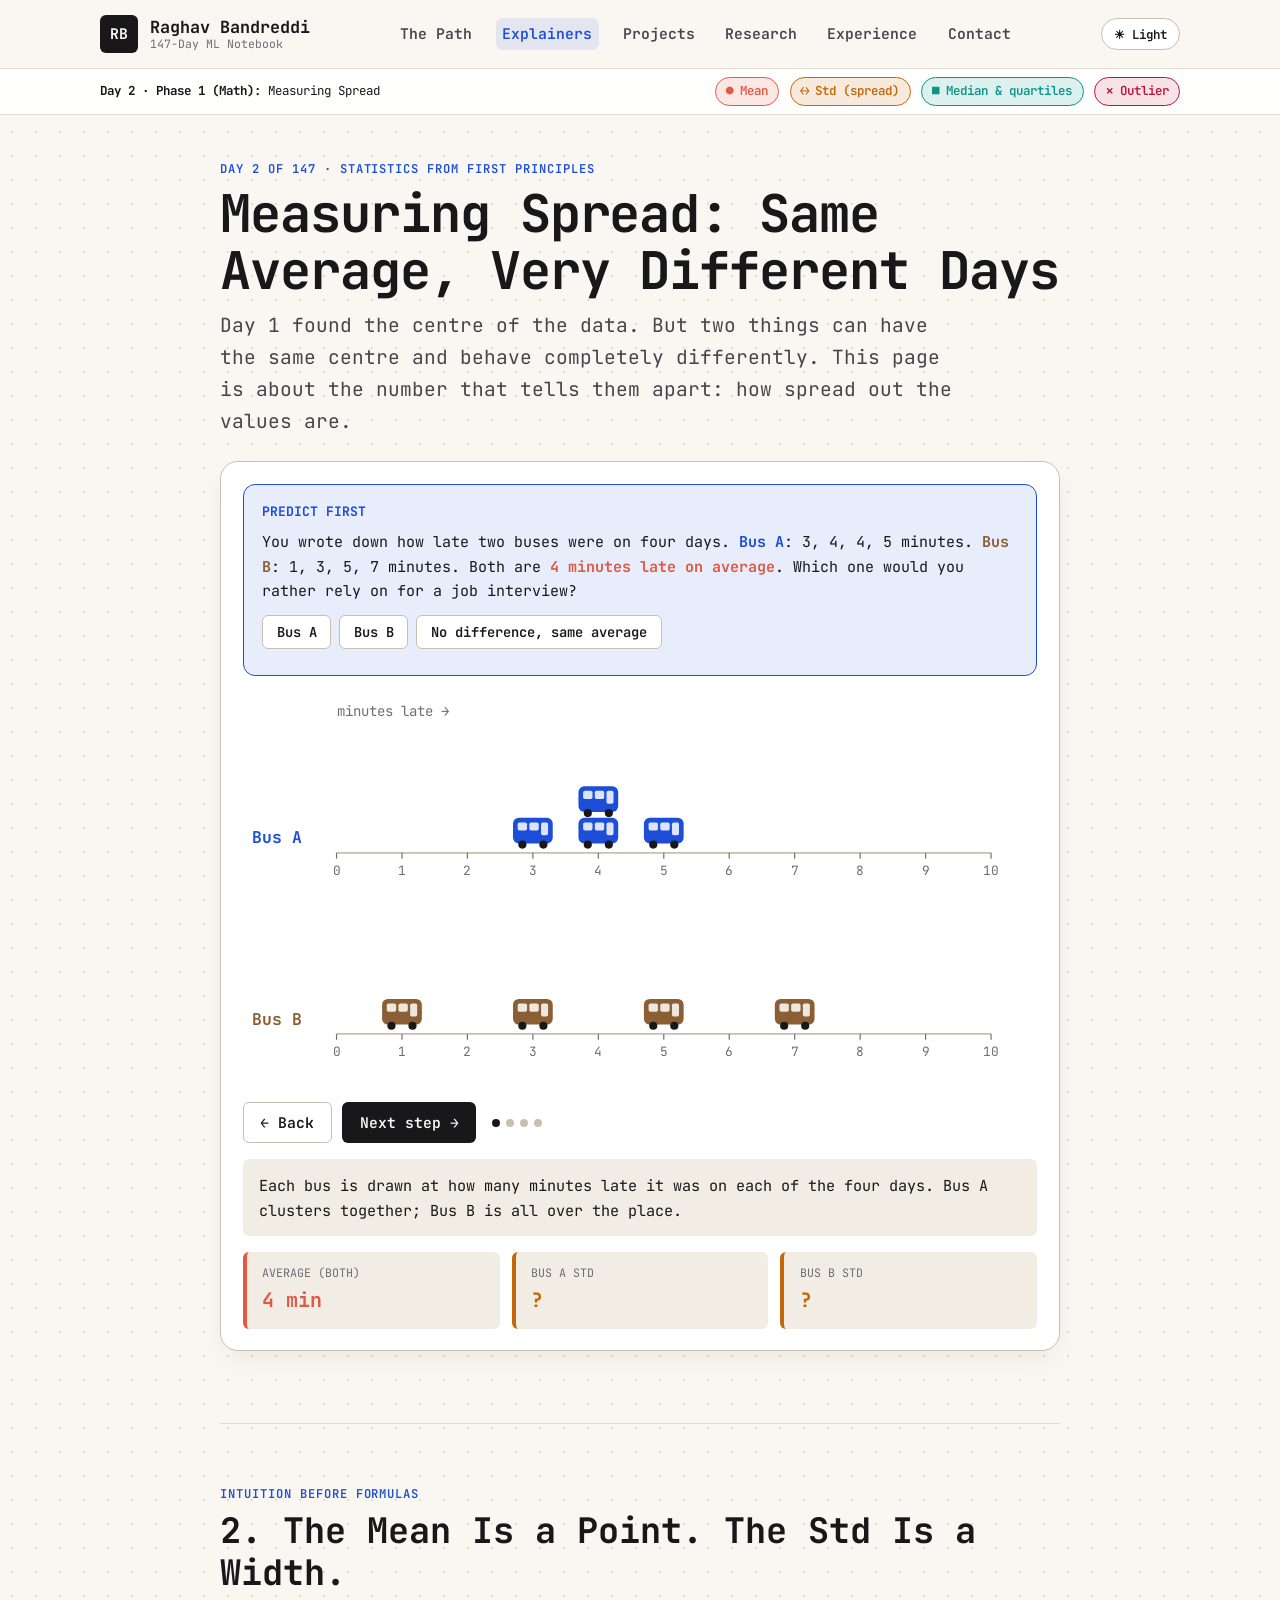
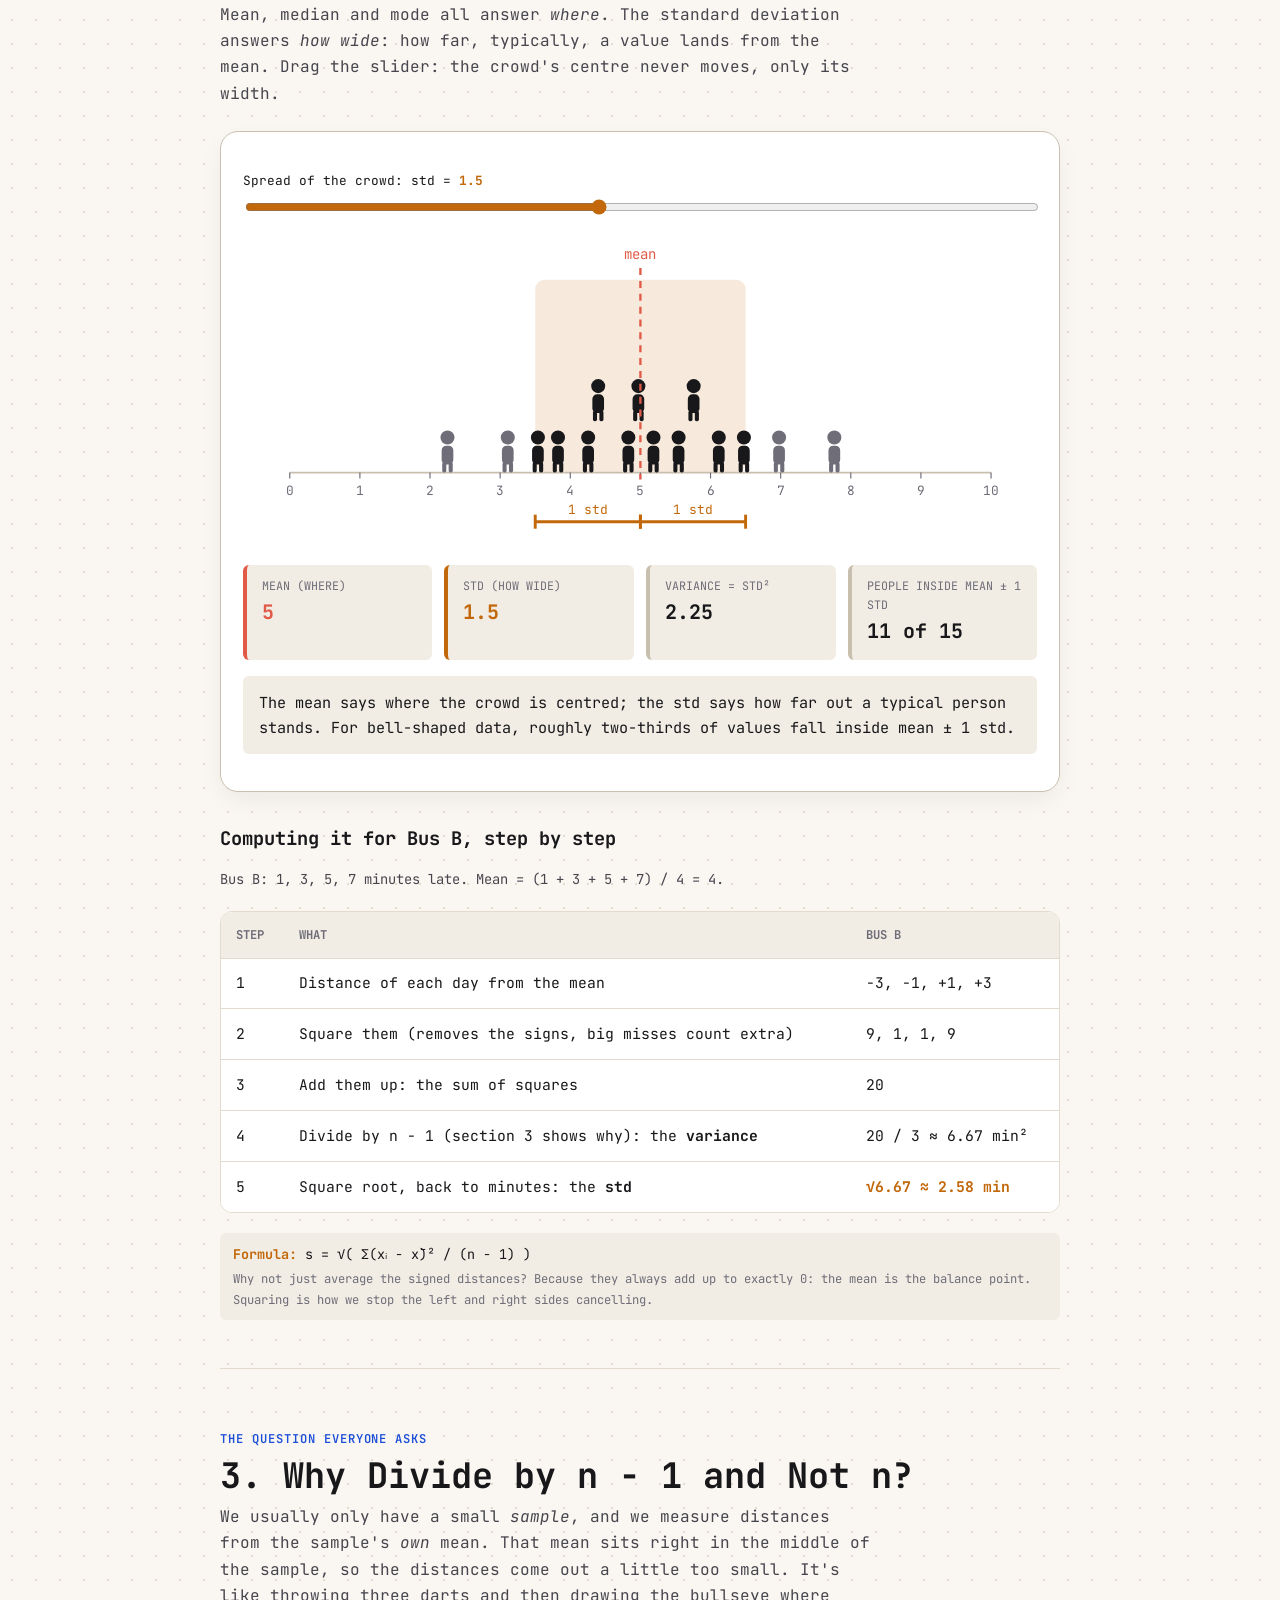
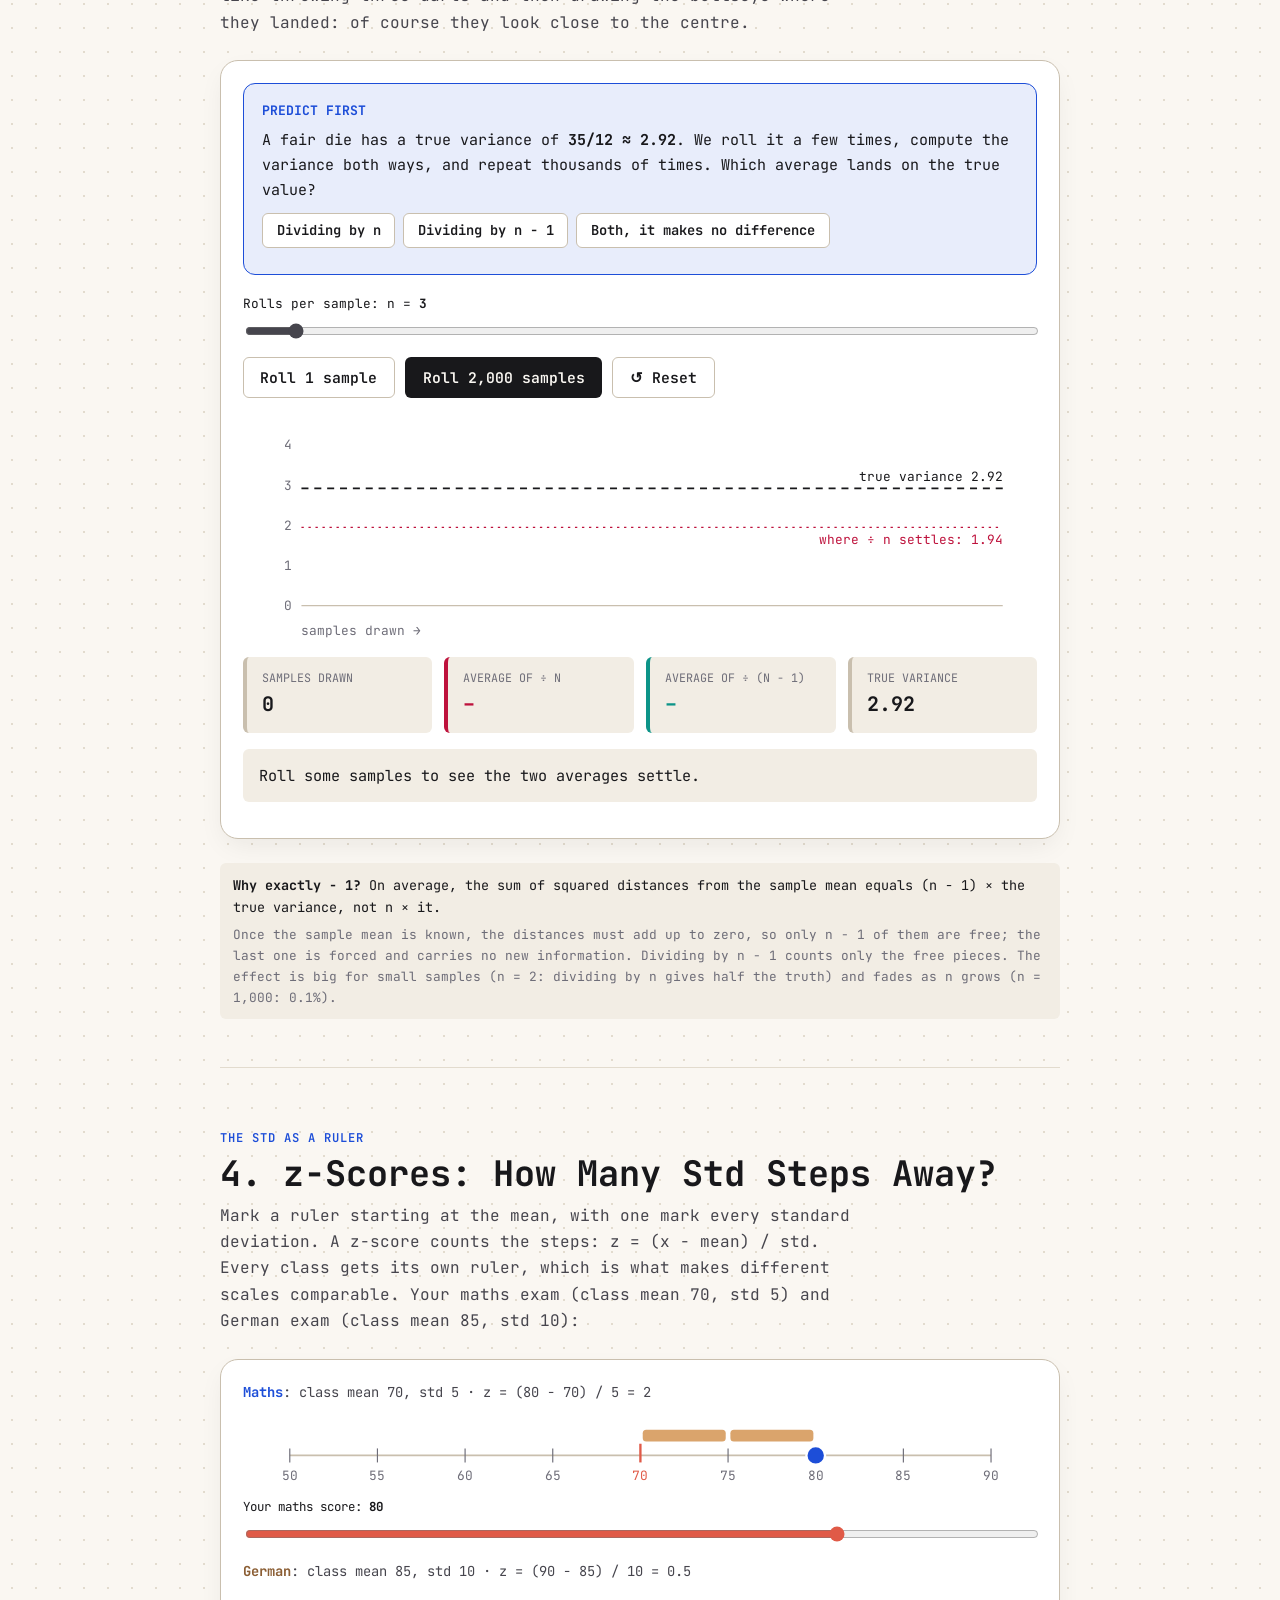
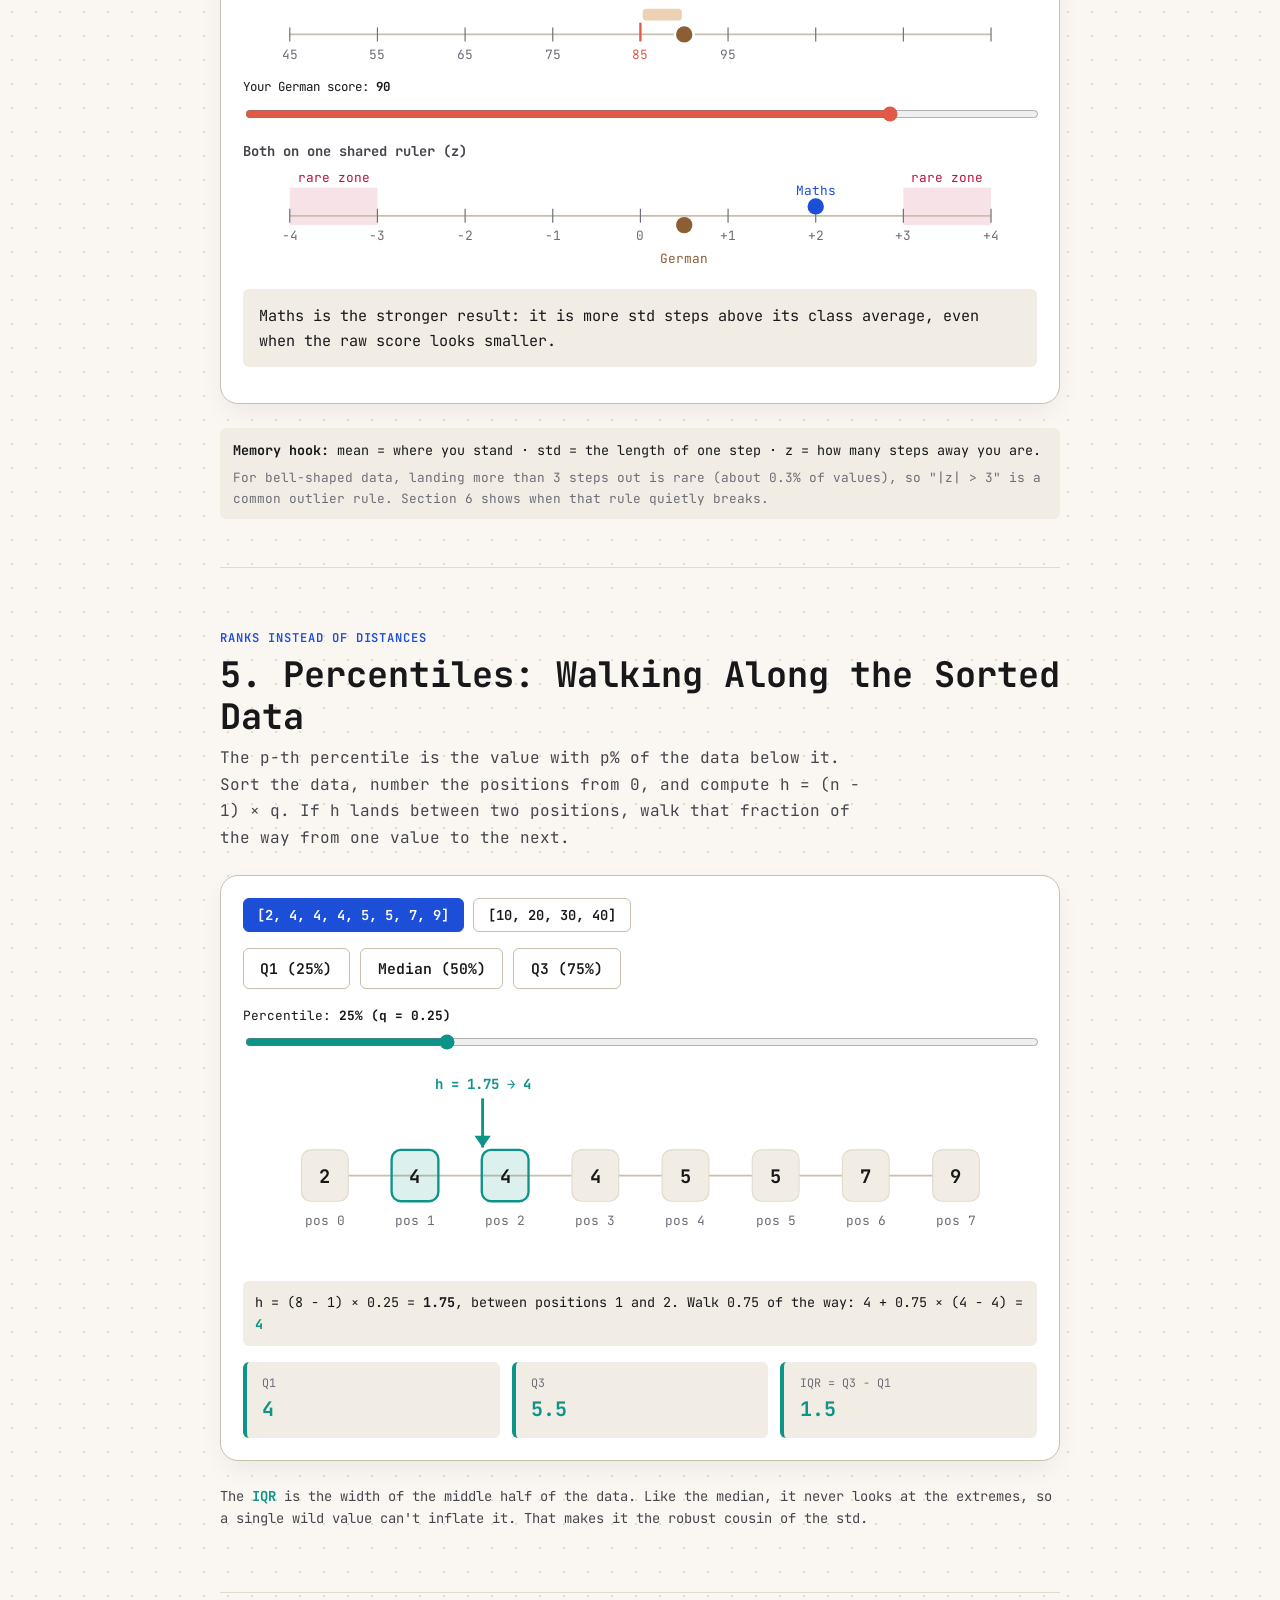
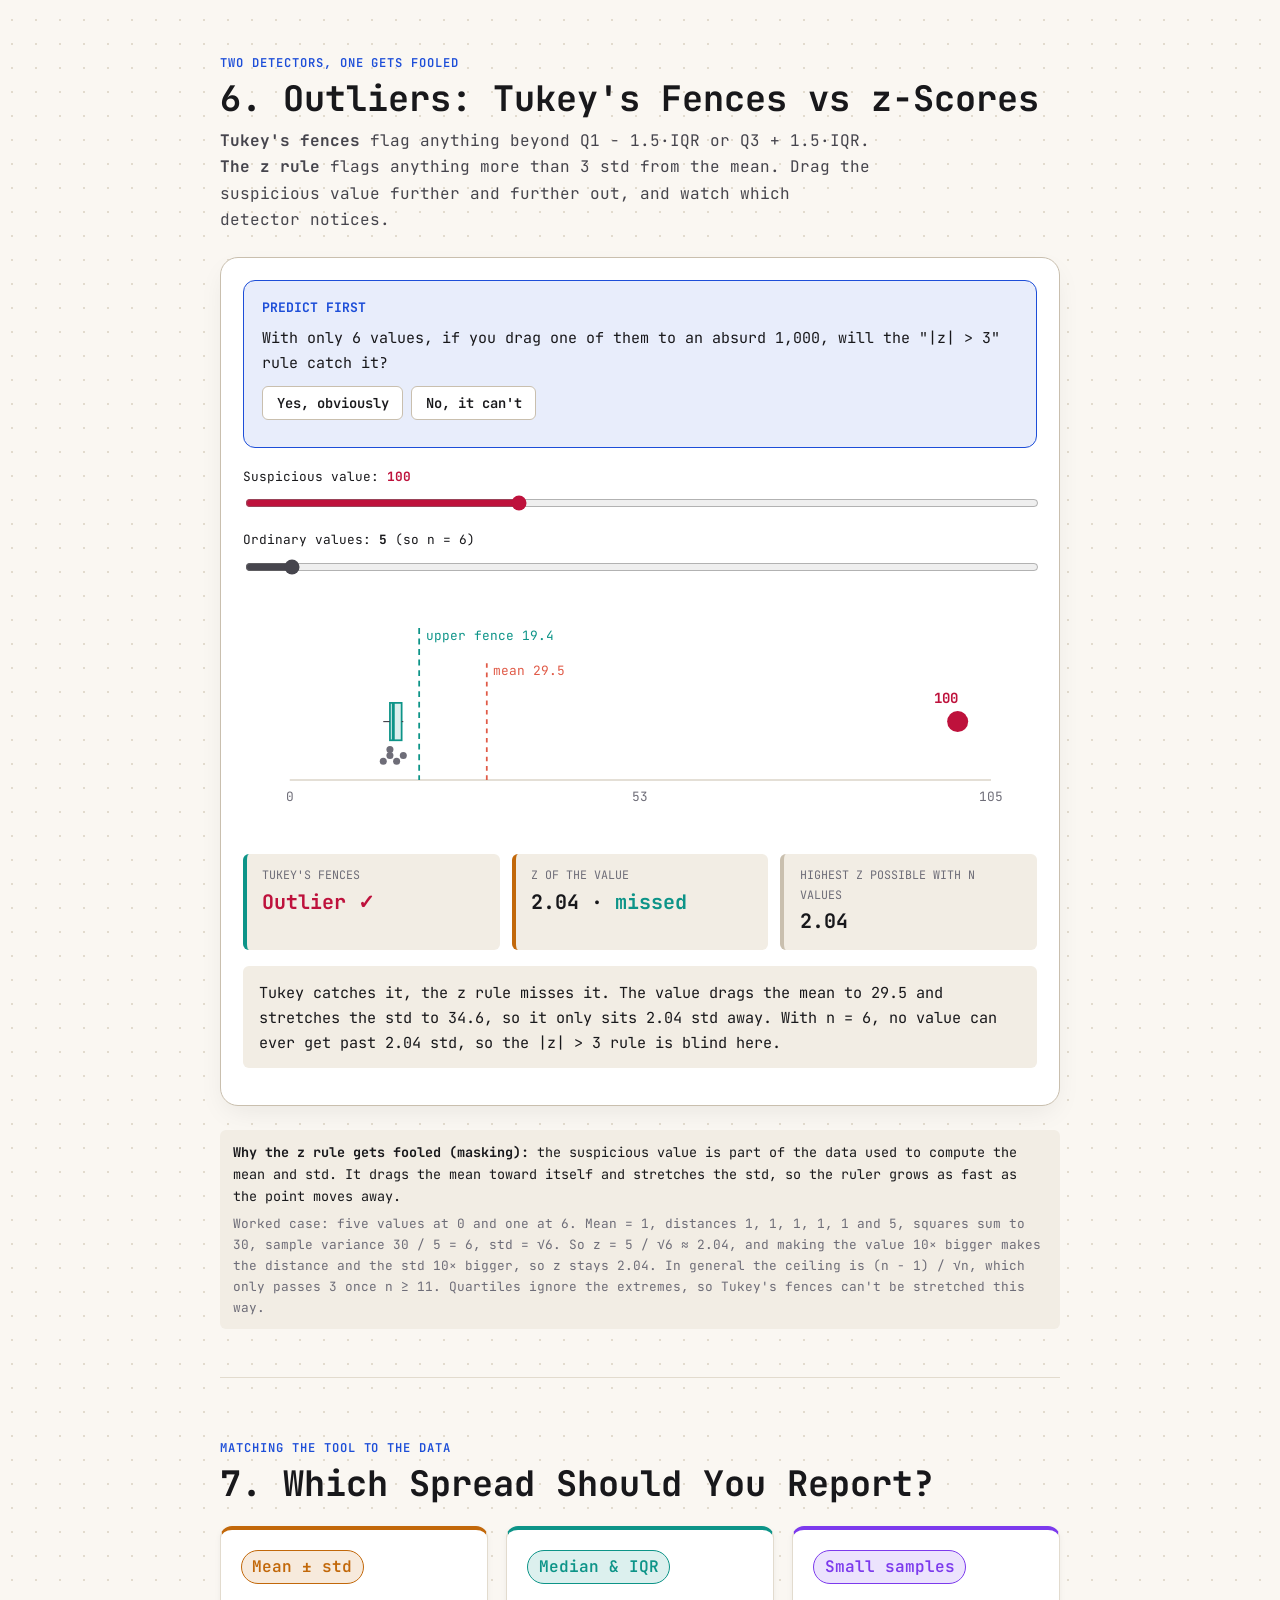
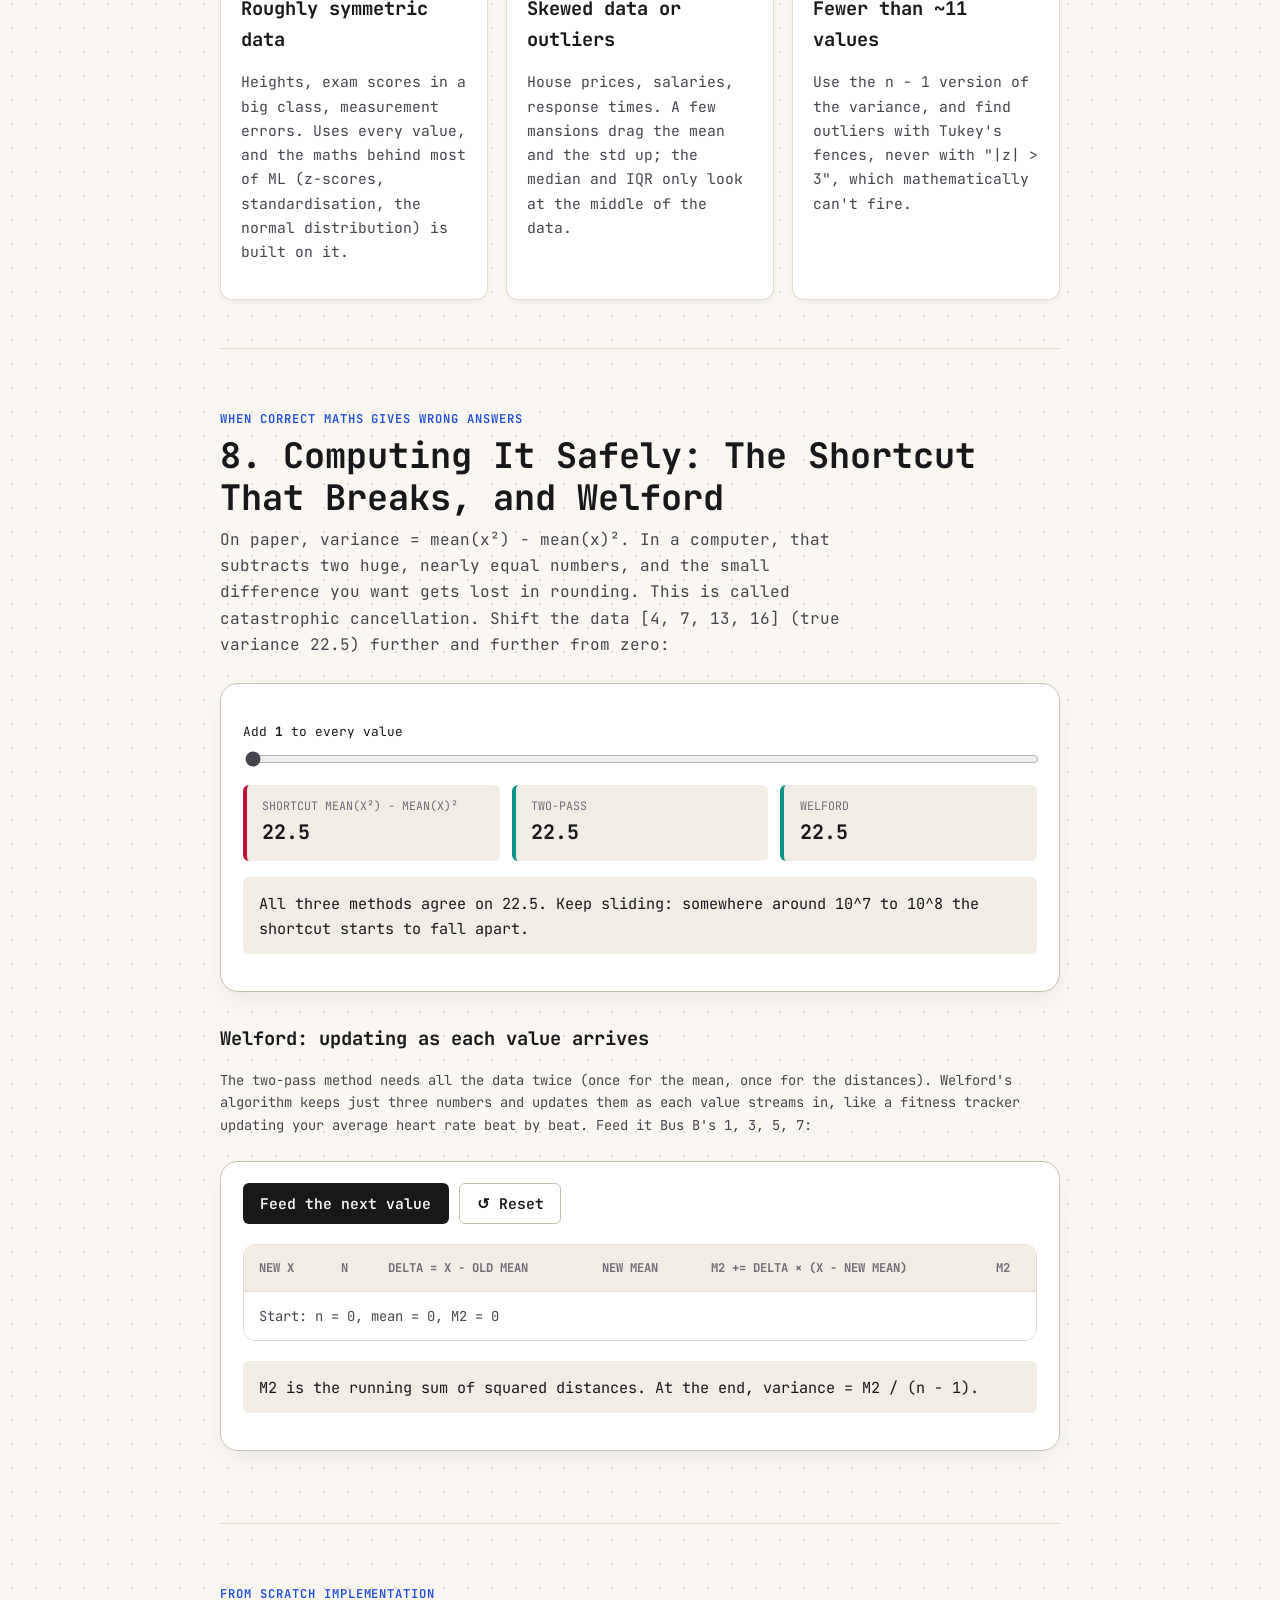
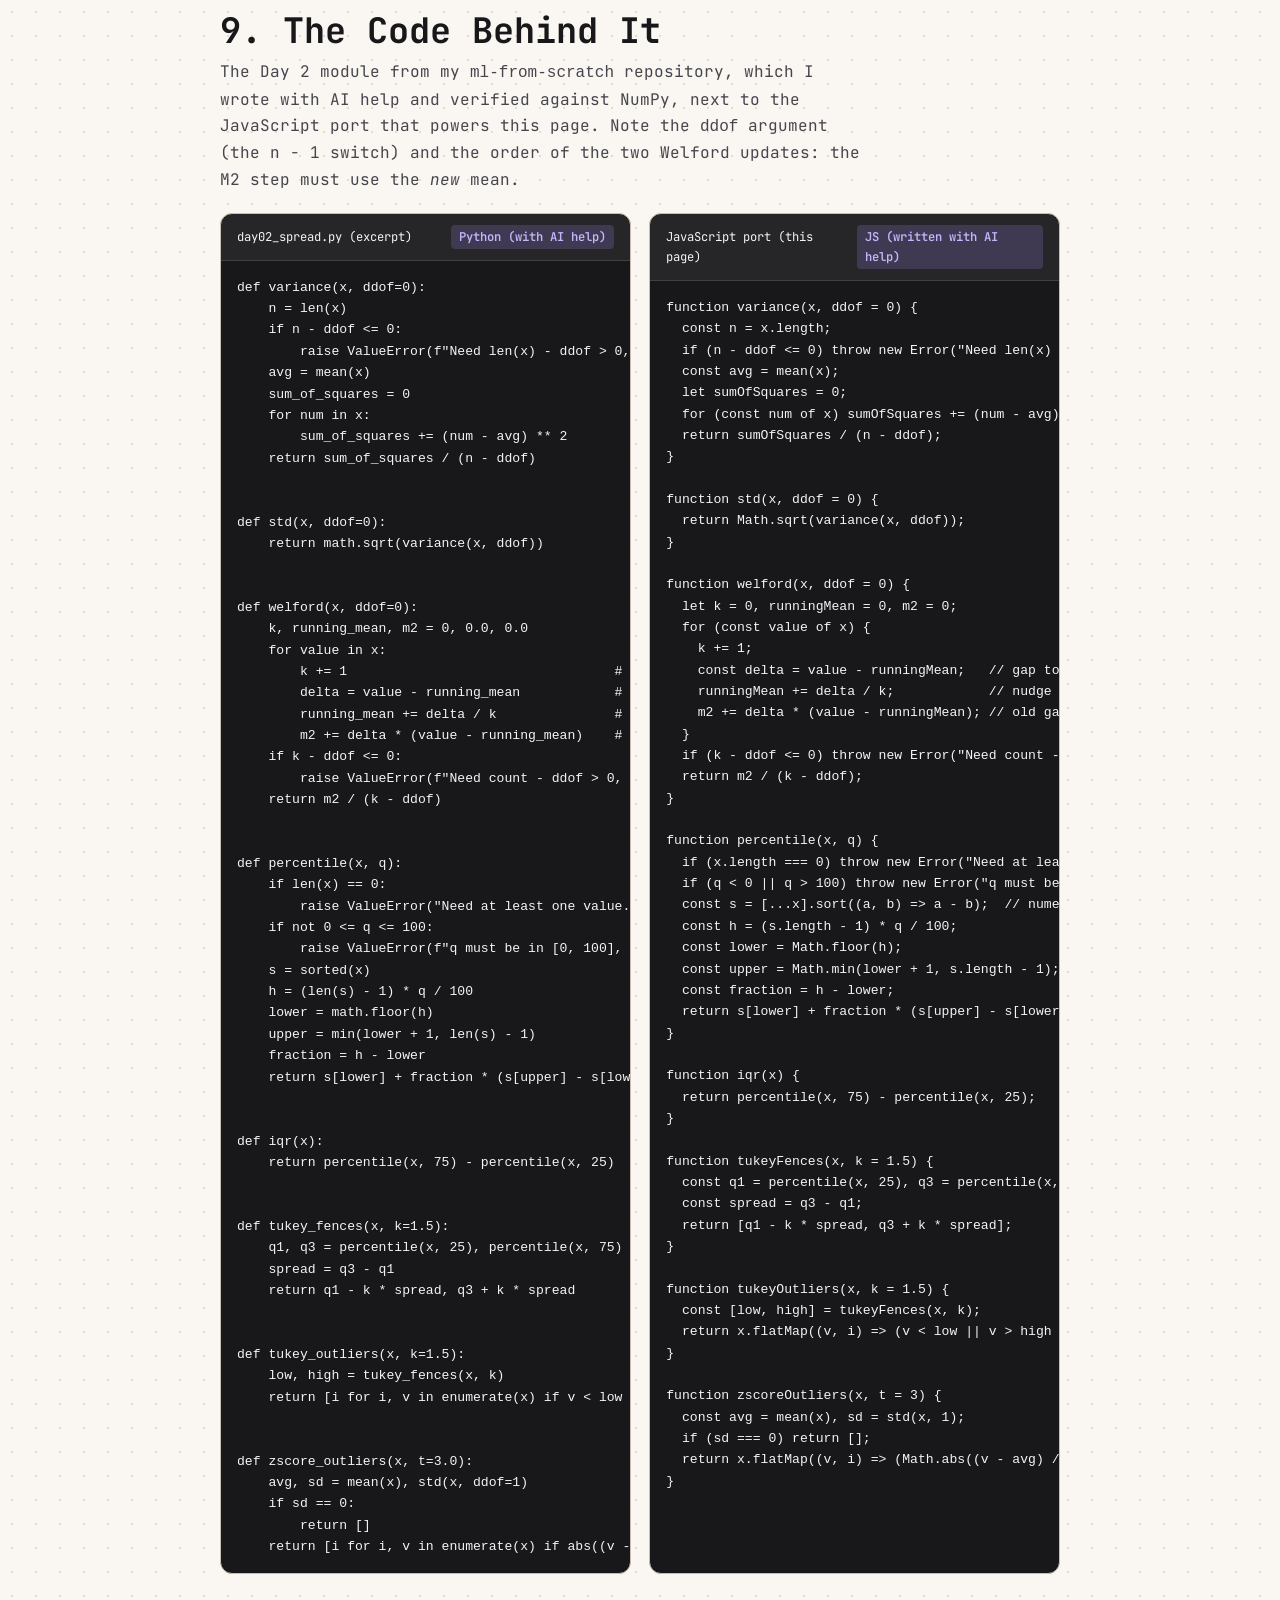
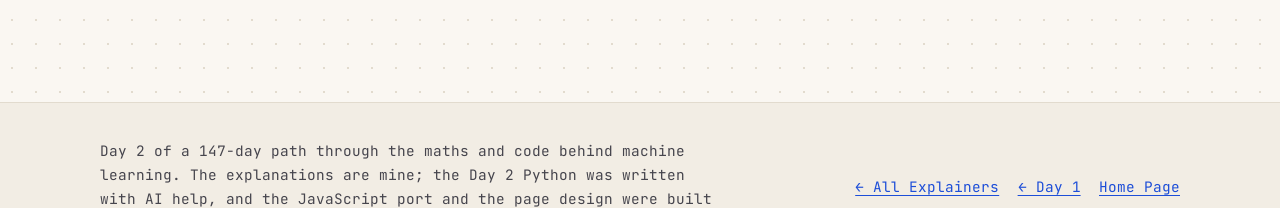
<file: learn/day02-measuring-spread.html>
<!DOCTYPE html>
<html lang="en" data-theme="light">
<head>
  <meta charset="UTF-8" />
  <meta name="viewport" content="width=device-width, initial-scale=1.0" />
  <title>Day 2: Measuring Spread — Standard Deviation, Percentiles &amp; Outliers | Raghav Bandreddi</title>
  <meta name="description" content="An interactive visual explanation of variance, standard deviation, why we divide by n − 1, z-scores, percentiles, the IQR and outlier detection." />
  <link rel="preconnect" href="https://fonts.googleapis.com" />
  <link rel="preconnect" href="https://fonts.gstatic.com" crossorigin />
  <link href="https://fonts.googleapis.com/css2?family=JetBrains+Mono:wght@400;500;600&amp;display=swap" rel="stylesheet" />
  <link rel="stylesheet" href="../assets/style.css" />
  <script>
    (function () {
      try {
        var saved = localStorage.getItem("raghav-theme");
        var prefersDark = window.matchMedia && window.matchMedia("(prefers-color-scheme: dark)").matches;
        document.documentElement.setAttribute("data-theme", saved || (prefersDark ? "dark" : "light"));
      } catch (e) {}
    })();
  </script>
  <style>
    /* Page-local colours for the two buses (not concept colours) */
    :root { --bus-a: #1d4ed8; --bus-b: #8b5e34; }
    html[data-theme="dark"] { --bus-a: #60a5fa; --bus-b: #d6a77a; }
    .svg-wrap { overflow-x: auto; }
    .svg-wrap svg { min-width: 560px; width: 100%; }
    .chip-row { display: flex; flex-wrap: wrap; gap: 0.4rem; margin: 0.5rem 0; }
    .mono { font-family: var(--font-mono); }
    .step-dots { display: inline-flex; gap: 6px; align-items: center; margin-left: 0.4rem; }
    .step-dots i { width: 8px; height: 8px; border-radius: 50%; background: var(--border-strong); display: inline-block; }
    .step-dots i.on { background: var(--text-primary); }
    .small { font-size: 0.86rem; color: var(--text-secondary); }
    #crowd-slider { accent-color: var(--color-std); }
    #pct-q { accent-color: var(--color-median); }
    #out-x { accent-color: var(--color-outlier); }
    #bessel-n, #out-n, #num-k { accent-color: var(--text-secondary); }
  </style>
</head>
<body>
  <a class="skip-link" href="#main-content">Skip to main content</a>

  <header class="site-header">
    <div class="container header-inner">
      <a href="../index.html" class="brand" aria-label="Raghav Bandreddi home">
        <span class="brand-mark" aria-hidden="true">RB</span>
        <span class="brand-text">
          <span class="brand-name">Raghav Bandreddi</span>
          <span class="brand-sub">147-Day ML Notebook</span>
        </span>
      </a>
      <nav class="site-nav" aria-label="Primary navigation">
        <a href="../index.html#bottom-up">The Path</a>
        <a href="index.html" aria-current="page">Explainers</a>
        <a href="../index.html#projects">Projects</a>
        <a href="../index.html#research">Research</a>
        <a href="../index.html#experience">Experience</a>
        <a href="../index.html#contact">Contact</a>
      </nav>
      <div class="header-actions">
        <button type="button" id="theme-toggle" class="theme-toggle" aria-label="Toggle dark mode">
          <span class="theme-icon theme-icon-sun" aria-hidden="true">☀</span>
          <span class="theme-icon theme-icon-moon" aria-hidden="true">☾</span>
          <span class="theme-label" id="theme-label">Theme</span>
        </button>
      </div>
    </div>
  </header>

  <div class="concept-legend-bar" role="region" aria-label="Colour key for concepts">
    <div class="container concept-legend-inner">
      <span><strong>Day 2 · Phase 1 (Math):</strong> Measuring Spread</span>
      <div class="concept-pills">
        <span class="concept-pill pill-mean">● Mean</span>
        <span class="concept-pill pill-std">↔ Std (spread)</span>
        <span class="concept-pill pill-median">■ Median &amp; quartiles</span>
        <span class="concept-pill pill-outlier">✕ Outlier</span>
      </div>
    </div>
  </div>

  <main id="main-content" class="explainer-article">
    <div class="container-narrow">

      <!-- 1. HERO: TWO BUSES -->
      <section class="explainer-section" id="sec-buses">
        <span class="section-kicker">Day 2 of 147 · Statistics from First Principles</span>
        <h1 class="hero-title" style="margin-bottom: 0.6rem;">Measuring Spread: Same Average, Very Different Days</h1>
        <p class="hero-lead">
          Day 1 found the centre of the data. But two things can have the same centre and behave completely differently. This page is about the number that tells them apart: how spread out the values are.
        </p>

        <div class="interactive-stage">
          <div class="predict-box">
            <p class="predict-title">Predict first</p>
            <p style="margin: 0; font-size: 0.94rem;">
              You wrote down how late two buses were on four days. <strong style="color: var(--bus-a);">Bus A</strong>: 3, 4, 4, 5 minutes. <strong style="color: var(--bus-b);">Bus B</strong>: 1, 3, 5, 7 minutes. Both are <strong style="color: var(--color-mean);">4 minutes late on average</strong>. Which one would you rather rely on for a job interview?
            </p>
            <div class="predict-options" role="group" aria-label="Prediction options">
              <button type="button" class="predict-btn" data-guess="a">Bus A</button>
              <button type="button" class="predict-btn" data-guess="b">Bus B</button>
              <button type="button" class="predict-btn" data-guess="same">No difference, same average</button>
            </div>
            <p class="predict-feedback" id="bus-feedback" aria-live="polite"></p>
          </div>

          <div class="svg-wrap"><svg id="bus-svg" viewBox="0 0 680 335" role="img" aria-label="Two buses on a timeline of minutes late, with their average and spread"></svg></div>

          <div class="stage-controls">
            <button type="button" class="btn btn-secondary" id="bus-back">← Back</button>
            <button type="button" class="btn btn-primary" id="bus-next">Next step →</button>
            <span class="step-dots" id="bus-dots" aria-hidden="true"></span>
          </div>
          <p class="live-narrative" id="bus-caption" aria-live="polite"></p>

          <div class="readout-grid" aria-live="polite">
            <div class="readout-box readout-mean"><span class="readout-label">Average (both)</span><span class="readout-value" style="color: var(--color-mean);">4 min</span></div>
            <div class="readout-box readout-std"><span class="readout-label">Bus A std</span><span class="readout-value" style="color: var(--color-std);" id="bus-a-std">?</span></div>
            <div class="readout-box readout-std"><span class="readout-label">Bus B std</span><span class="readout-value" style="color: var(--color-std);" id="bus-b-std">?</span></div>
          </div>
        </div>
      </section>

      <!-- 2. WHAT THE STD IS -->
      <section class="explainer-section" id="sec-width">
        <span class="section-kicker">Intuition Before Formulas</span>
        <h2 class="section-title">2. The Mean Is a Point. The Std Is a Width.</h2>
        <p class="section-subtitle">
          Mean, median and mode all answer <em>where</em>. The standard deviation answers <em>how wide</em>: how far, typically, a value lands from the mean. Drag the slider: the crowd's centre never moves, only its width.
        </p>

        <div class="interactive-stage">
          <div class="slider-row">
            <label for="crowd-slider" class="mono" style="font-size: 0.8rem;">Spread of the crowd: std = <strong id="crowd-val" style="color: var(--color-std);"></strong></label>
            <input type="range" id="crowd-slider" min="0.3" max="3" step="0.1" value="1.5" />
          </div>
          <div class="svg-wrap"><svg id="crowd-svg" viewBox="0 0 680 270" role="img" aria-label="Fifteen people on a number line with a band of one standard deviation either side of the mean"></svg></div>
          <div class="readout-grid" aria-live="polite">
            <div class="readout-box readout-mean"><span class="readout-label">Mean (where)</span><span class="readout-value" style="color: var(--color-mean);">5</span></div>
            <div class="readout-box readout-std"><span class="readout-label">Std (how wide)</span><span class="readout-value" style="color: var(--color-std);" id="crowd-sd"></span></div>
            <div class="readout-box"><span class="readout-label">Variance = std²</span><span class="readout-value" id="crowd-var"></span></div>
            <div class="readout-box"><span class="readout-label">People inside mean ± 1 std</span><span class="readout-value" id="crowd-in"></span></div>
          </div>
          <p class="live-narrative" id="crowd-caption" aria-live="polite"></p>
        </div>

        <h3 style="font-family: var(--font-serif); margin: 2rem 0 0.5rem;">Computing it for Bus B, step by step</h3>
        <p class="small">Bus B: 1, 3, 5, 7 minutes late. Mean = (1 + 3 + 5 + 7) / 4 = 4.</p>
        <div class="table-scroll">
          <table class="data-table step-table">
            <thead><tr><th>Step</th><th>What</th><th>Bus B</th></tr></thead>
            <tbody>
              <tr><td>1</td><td>Distance of each day from the mean</td><td class="mono">−3, −1, +1, +3</td></tr>
              <tr><td>2</td><td>Square them (removes the signs, big misses count extra)</td><td class="mono">9, 1, 1, 9</td></tr>
              <tr><td>3</td><td>Add them up: the sum of squares</td><td class="mono">20</td></tr>
              <tr><td>4</td><td>Divide by n − 1 (section 3 shows why): the <strong>variance</strong></td><td class="mono">20 / 3 ≈ 6.67 min²</td></tr>
              <tr><td>5</td><td>Square root, back to minutes: the <strong>std</strong></td><td class="mono hl">√6.67 ≈ 2.58 min</td></tr>
            </tbody>
          </table>
        </div>
        <div class="formula-callout">
          <div><strong style="color: var(--color-std);">Formula:</strong> s = √( Σ(xᵢ − x̄)² / (n − 1) )</div>
          <div style="font-size: 0.76rem; color: var(--text-muted); margin-top: 0.25rem;">Why not just average the signed distances? Because they always add up to exactly 0: the mean is the balance point. Squaring is how we stop the left and right sides cancelling.</div>
        </div>
      </section>

      <!-- 3. WHY n − 1 -->
      <section class="explainer-section" id="sec-bessel">
        <span class="section-kicker">The Question Everyone Asks</span>
        <h2 class="section-title">3. Why Divide by n − 1 and Not n?</h2>
        <p class="section-subtitle">
          We usually only have a small <em>sample</em>, and we measure distances from the sample's <em>own</em> mean. That mean sits right in the middle of the sample, so the distances come out a little too small. It's like throwing three darts and then drawing the bullseye where they landed: of course they look close to the centre.
        </p>

        <div class="interactive-stage">
          <div class="predict-box">
            <p class="predict-title">Predict first</p>
            <p style="margin: 0; font-size: 0.94rem;">A fair die has a true variance of <strong>35/12 ≈ 2.92</strong>. We roll it a few times, compute the variance both ways, and repeat thousands of times. Which average lands on the true value?</p>
            <div class="predict-options" role="group" aria-label="Prediction options">
              <button type="button" class="predict-btn" data-guess="n">Dividing by n</button>
              <button type="button" class="predict-btn" data-guess="n1">Dividing by n − 1</button>
              <button type="button" class="predict-btn" data-guess="both">Both, it makes no difference</button>
            </div>
            <p class="predict-feedback" id="bessel-feedback" aria-live="polite"></p>
          </div>

          <div class="slider-row">
            <label for="bessel-n" class="mono" style="font-size: 0.8rem;">Rolls per sample: n = <strong id="bessel-n-val"></strong></label>
            <input type="range" id="bessel-n" min="2" max="20" step="1" value="3" />
          </div>
          <div class="stage-controls" style="margin-top: 0;">
            <button type="button" class="btn btn-secondary" id="bessel-one">Roll 1 sample</button>
            <button type="button" class="btn btn-primary" id="bessel-many">Roll 2,000 samples</button>
            <button type="button" class="btn btn-secondary" id="bessel-reset">↺ Reset</button>
          </div>
          <p class="small mono" id="bessel-last" style="margin: 0.6rem 0 0;"></p>
          <div class="svg-wrap"><svg id="bessel-svg" viewBox="0 0 680 200" role="img" aria-label="Running averages of the two variance estimates compared with the true variance"></svg></div>
          <div class="readout-grid" aria-live="polite">
            <div class="readout-box"><span class="readout-label">Samples drawn</span><span class="readout-value" id="bessel-count">0</span></div>
            <div class="readout-box readout-outlier"><span class="readout-label">Average of ÷ n</span><span class="readout-value" id="bessel-avg-n" style="color: var(--color-outlier);">–</span></div>
            <div class="readout-box readout-median"><span class="readout-label">Average of ÷ (n − 1)</span><span class="readout-value" id="bessel-avg-n1" style="color: var(--color-median);">–</span></div>
            <div class="readout-box"><span class="readout-label">True variance</span><span class="readout-value">2.92</span></div>
          </div>
          <p class="live-narrative" id="bessel-caption" aria-live="polite">Roll some samples to see the two averages settle.</p>
        </div>

        <div class="formula-callout">
          <div><strong>Why exactly − 1?</strong> On average, the sum of squared distances from the sample mean equals (n − 1) × the true variance, not n × it.</div>
          <div style="font-size: 0.8rem; color: var(--text-muted); margin-top: 0.35rem;">Once the sample mean is known, the distances must add up to zero, so only n − 1 of them are free; the last one is forced and carries no new information. Dividing by n − 1 counts only the free pieces. The effect is big for small samples (n = 2: dividing by n gives half the truth) and fades as n grows (n = 1,000: 0.1%).</div>
        </div>
      </section>

      <!-- 4. Z-SCORES -->
      <section class="explainer-section" id="sec-z">
        <span class="section-kicker">The Std as a Ruler</span>
        <h2 class="section-title">4. z-Scores: How Many Std Steps Away?</h2>
        <p class="section-subtitle">
          Mark a ruler starting at the mean, with one mark every standard deviation. A z-score counts the steps: <span class="mono">z = (x − mean) / std</span>. Every class gets its own ruler, which is what makes different scales comparable. Your maths exam (class mean 70, std 5) and German exam (class mean 85, std 10):
        </p>
        <div class="interactive-stage">
          <p class="mono small" style="margin: 0;"><strong style="color: var(--bus-a);">Maths</strong>: class mean 70, std 5 · <span id="z-m-txt"></span></p>
          <div class="svg-wrap"><svg id="z-maths" viewBox="0 0 680 80" role="img" aria-label="Maths exam ruler marked in standard deviation steps"></svg></div>
          <div class="slider-row" style="margin-top: 0;"><label for="z-ms" class="mono" style="font-size: 0.78rem;">Your maths score: <strong id="z-ms-val"></strong></label><input type="range" id="z-ms" min="50" max="90" step="1" value="80" /></div>
          <p class="mono small" style="margin: 0.6rem 0 0;"><strong style="color: var(--bus-b);">German</strong>: class mean 85, std 10 · <span id="z-g-txt"></span></p>
          <div class="svg-wrap"><svg id="z-german" viewBox="0 0 680 80" role="img" aria-label="German exam ruler marked in standard deviation steps"></svg></div>
          <div class="slider-row" style="margin-top: 0;"><label for="z-gs" class="mono" style="font-size: 0.78rem;">Your German score: <strong id="z-gs-val"></strong></label><input type="range" id="z-gs" min="45" max="100" step="1" value="90" /></div>
          <p class="mono small" style="margin: 0.8rem 0 0;"><strong>Both on one shared ruler (z)</strong></p>
          <div class="svg-wrap"><svg id="z-shared" viewBox="0 0 680 95" role="img" aria-label="Both scores placed on one shared z-score ruler with rare zones beyond three steps"></svg></div>
          <p class="live-narrative" id="z-caption" aria-live="polite"></p>
        </div>
        <div class="formula-callout">
          <div><strong>Memory hook:</strong> mean = where you stand · std = the length of one step · z = how many steps away you are.</div>
          <div style="font-size: 0.8rem; color: var(--text-muted); margin-top: 0.35rem;">For bell-shaped data, landing more than 3 steps out is rare (about 0.3% of values), so "|z| &gt; 3" is a common outlier rule. Section 6 shows when that rule quietly breaks.</div>
        </div>
      </section>

      <!-- 5. PERCENTILES -->
      <section class="explainer-section" id="sec-percentiles">
        <span class="section-kicker">Ranks Instead of Distances</span>
        <h2 class="section-title">5. Percentiles: Walking Along the Sorted Data</h2>
        <p class="section-subtitle">
          The p-th percentile is the value with p% of the data below it. Sort the data, number the positions from 0, and compute <span class="mono">h = (n − 1) × q</span>. If h lands between two positions, walk that fraction of the way from one value to the next.
        </p>
        <div class="interactive-stage">
          <div class="stage-controls" style="margin-top: 0;">
            <button type="button" class="predict-btn selected" id="pct-data-a">[2, 4, 4, 4, 5, 5, 7, 9]</button>
            <button type="button" class="predict-btn" id="pct-data-b">[10, 20, 30, 40]</button>
          </div>
          <div class="stage-controls">
            <button type="button" class="btn btn-secondary" data-q="25">Q1 (25%)</button>
            <button type="button" class="btn btn-secondary" data-q="50">Median (50%)</button>
            <button type="button" class="btn btn-secondary" data-q="75">Q3 (75%)</button>
          </div>
          <div class="slider-row"><label for="pct-q" class="mono" style="font-size: 0.8rem;">Percentile: <strong id="pct-q-val"></strong></label><input type="range" id="pct-q" min="0" max="100" step="1" value="25" /></div>
          <div class="svg-wrap"><svg id="pct-svg" viewBox="0 0 680 170" role="img" aria-label="Sorted values with a pointer walking to the requested percentile position"></svg></div>
          <div class="formula-callout" id="pct-working" aria-live="polite"></div>
          <div class="readout-grid" aria-live="polite">
            <div class="readout-box readout-median"><span class="readout-label">Q1</span><span class="readout-value" id="pct-q1" style="color: var(--color-median);"></span></div>
            <div class="readout-box readout-median"><span class="readout-label">Q3</span><span class="readout-value" id="pct-q3" style="color: var(--color-median);"></span></div>
            <div class="readout-box readout-median"><span class="readout-label">IQR = Q3 − Q1</span><span class="readout-value" id="pct-iqr" style="color: var(--color-median);"></span></div>
          </div>
        </div>
        <p class="small" style="margin-top: 1rem;">The <strong style="color: var(--color-median);">IQR</strong> is the width of the middle half of the data. Like the median, it never looks at the extremes, so a single wild value can't inflate it. That makes it the robust cousin of the std.</p>
      </section>

      <!-- 6. OUTLIERS -->
      <section class="explainer-section" id="sec-outliers">
        <span class="section-kicker">Two Detectors, One Gets Fooled</span>
        <h2 class="section-title">6. Outliers: Tukey's Fences vs z-Scores</h2>
        <p class="section-subtitle">
          <strong>Tukey's fences</strong> flag anything beyond Q1 − 1.5·IQR or Q3 + 1.5·IQR. <strong>The z rule</strong> flags anything more than 3 std from the mean. Drag the suspicious value further and further out, and watch which detector notices.
        </p>
        <div class="interactive-stage">
          <div class="predict-box">
            <p class="predict-title">Predict first</p>
            <p style="margin: 0; font-size: 0.94rem;">With only 6 values, if you drag one of them to an absurd 1,000, will the "|z| &gt; 3" rule catch it?</p>
            <div class="predict-options" role="group" aria-label="Prediction options">
              <button type="button" class="predict-btn" data-guess="yes">Yes, obviously</button>
              <button type="button" class="predict-btn" data-guess="no">No, it can't</button>
            </div>
            <p class="predict-feedback" id="out-feedback" aria-live="polite"></p>
          </div>
          <div class="slider-row"><label for="out-x" class="mono" style="font-size: 0.8rem;">Suspicious value: <strong id="out-x-val" style="color: var(--color-outlier);"></strong></label><input type="range" id="out-x" min="1.48" max="3" step="0.01" value="2" /></div>
          <div class="slider-row" style="margin-top: 0;"><label for="out-n" class="mono" style="font-size: 0.8rem;">Ordinary values: <strong id="out-n-val"></strong> (so n = <span id="out-n-total"></span>)</label><input type="range" id="out-n" min="4" max="24" step="1" value="5" /></div>
          <div class="svg-wrap"><svg id="out-svg" viewBox="0 0 680 210" role="img" aria-label="Boxplot of the data with Tukey fences and the suspicious value"></svg></div>
          <div class="readout-grid" aria-live="polite">
            <div class="readout-box readout-median"><span class="readout-label">Tukey's fences</span><span class="readout-value" id="out-tukey"></span></div>
            <div class="readout-box readout-std"><span class="readout-label">z of the value</span><span class="readout-value" id="out-z"></span></div>
            <div class="readout-box"><span class="readout-label">Highest z possible with n values</span><span class="readout-value" id="out-cap"></span></div>
          </div>
          <p class="live-narrative" id="out-caption" aria-live="polite"></p>
        </div>
        <div class="formula-callout">
          <div><strong>Why the z rule gets fooled (masking):</strong> the suspicious value is part of the data used to compute the mean and std. It drags the mean toward itself and stretches the std, so the ruler grows as fast as the point moves away.</div>
          <div style="font-size: 0.8rem; color: var(--text-muted); margin-top: 0.35rem;">Worked case: five values at 0 and one at 6. Mean = 1, distances 1, 1, 1, 1, 1 and 5, squares sum to 30, sample variance 30 / 5 = 6, std = √6. So z = 5 / √6 ≈ 2.04, and making the value 10× bigger makes the distance and the std 10× bigger, so z stays 2.04. In general the ceiling is (n − 1) / √n, which only passes 3 once n ≥ 11. Quartiles ignore the extremes, so Tukey's fences can't be stretched this way.</div>
        </div>
      </section>

      <!-- 7. CHOOSING -->
      <section class="explainer-section" id="sec-choose">
        <span class="section-kicker">Matching the Tool to the Data</span>
        <h2 class="section-title">7. Which Spread Should You Report?</h2>
        <div class="trio-cards">
          <div class="concept-card concept-card-std">
            <span class="concept-pill pill-std" style="margin-bottom: 0.6rem;">Mean ± std</span>
            <h3 style="margin: 0 0 0.4rem; font-family: var(--font-serif);">Roughly symmetric data</h3>
            <p style="font-size: 0.92rem; color: var(--text-secondary);">Heights, exam scores in a big class, measurement errors. Uses every value, and the maths behind most of ML (z-scores, standardisation, the normal distribution) is built on it.</p>
          </div>
          <div class="concept-card concept-card-median">
            <span class="concept-pill pill-median" style="margin-bottom: 0.6rem;">Median &amp; IQR</span>
            <h3 style="margin: 0 0 0.4rem; font-family: var(--font-serif);">Skewed data or outliers</h3>
            <p style="font-size: 0.92rem; color: var(--text-secondary);">House prices, salaries, response times. A few mansions drag the mean and the std up; the median and IQR only look at the middle of the data.</p>
          </div>
          <div class="concept-card concept-card-mode">
            <span class="concept-pill pill-mode" style="margin-bottom: 0.6rem;">Small samples</span>
            <h3 style="margin: 0 0 0.4rem; font-family: var(--font-serif);">Fewer than ~11 values</h3>
            <p style="font-size: 0.92rem; color: var(--text-secondary);">Use the n − 1 version of the variance, and find outliers with Tukey's fences, never with "|z| &gt; 3", which mathematically can't fire.</p>
          </div>
        </div>
      </section>

      <!-- 8. NUMERICS -->
      <section class="explainer-section" id="sec-numerics">
        <span class="section-kicker">When Correct Maths Gives Wrong Answers</span>
        <h2 class="section-title">8. Computing It Safely: The Shortcut That Breaks, and Welford</h2>
        <p class="section-subtitle">
          On paper, variance = mean(x²) − mean(x)². In a computer, that subtracts two huge, nearly equal numbers, and the small difference you want gets lost in rounding. This is called catastrophic cancellation. Shift the data [4, 7, 13, 16] (true variance 22.5) further and further from zero:
        </p>
        <div class="interactive-stage">
          <div class="slider-row"><label for="num-k" class="mono" style="font-size: 0.8rem;">Add <strong id="num-k-val"></strong> to every value</label><input type="range" id="num-k" min="0" max="12" step="1" value="0" /></div>
          <div class="readout-grid" aria-live="polite">
            <div class="readout-box readout-outlier"><span class="readout-label">Shortcut mean(x²) − mean(x)²</span><span class="readout-value" id="num-naive"></span></div>
            <div class="readout-box readout-median"><span class="readout-label">Two-pass</span><span class="readout-value" id="num-two"></span></div>
            <div class="readout-box readout-median"><span class="readout-label">Welford</span><span class="readout-value" id="num-wel"></span></div>
          </div>
          <p class="live-narrative" id="num-caption" aria-live="polite"></p>
        </div>

        <h3 style="font-family: var(--font-serif); margin: 2rem 0 0.5rem;">Welford: updating as each value arrives</h3>
        <p class="small">The two-pass method needs all the data twice (once for the mean, once for the distances). Welford's algorithm keeps just three numbers and updates them as each value streams in, like a fitness tracker updating your average heart rate beat by beat. Feed it Bus B's 1, 3, 5, 7:</p>
        <div class="interactive-stage">
          <div class="stage-controls" style="margin-top: 0;">
            <button type="button" class="btn btn-primary" id="wel-next">Feed the next value</button>
            <button type="button" class="btn btn-secondary" id="wel-reset">↺ Reset</button>
          </div>
          <div class="table-scroll">
            <table class="data-table step-table">
              <thead><tr><th>New x</th><th>n</th><th>delta = x − old mean</th><th>new mean</th><th>M2 += delta × (x − new mean)</th><th>M2</th></tr></thead>
              <tbody id="wel-body"><tr><td colspan="6" class="small">Start: n = 0, mean = 0, M2 = 0</td></tr></tbody>
            </table>
          </div>
          <p class="live-narrative" id="wel-caption" aria-live="polite">M2 is the running sum of squared distances. At the end, variance = M2 / (n − 1).</p>
        </div>
      </section>

      <!-- 9. CODE -->
      <section class="explainer-section" id="sec-code" style="border-bottom: none; margin-bottom: 1rem;">
        <span class="section-kicker">From Scratch Implementation</span>
        <h2 class="section-title">9. The Code Behind It</h2>
        <p class="section-subtitle">
          The Day 2 module from my <code>ml-from-scratch</code> repository, which I wrote with AI help and verified against NumPy, next to the JavaScript port that powers this page. Note the <code>ddof</code> argument (the n − 1 switch) and the order of the two Welford updates: the M2 step must use the <em>new</em> mean.
        </p>
        <div class="code-comparison-grid">
          <div class="code-panel">
            <div class="code-panel-header"><span>day02_spread.py (excerpt)</span><span class="code-badge-ai">Python (with AI help)</span></div>
            <pre><code>def variance(x, ddof=0):
    n = len(x)
    if n - ddof &lt;= 0:
        raise ValueError(f"Need len(x) - ddof &gt; 0, got len(x)={n}, ddof={ddof}.")
    avg = mean(x)
    sum_of_squares = 0
    for num in x:
        sum_of_squares += (num - avg) ** 2
    return sum_of_squares / (n - ddof)


def std(x, ddof=0):
    return math.sqrt(variance(x, ddof))


def welford(x, ddof=0):
    k, running_mean, m2 = 0, 0.0, 0.0
    for value in x:
        k += 1                                  # 1. count it
        delta = value - running_mean            # 2. gap to the OLD mean
        running_mean += delta / k               # 3. nudge the mean
        m2 += delta * (value - running_mean)    # 4. old gap x NEW gap
    if k - ddof &lt;= 0:
        raise ValueError(f"Need count - ddof &gt; 0, got count={k}, ddof={ddof}.")
    return m2 / (k - ddof)


def percentile(x, q):
    if len(x) == 0:
        raise ValueError("Need at least one value.")
    if not 0 &lt;= q &lt;= 100:
        raise ValueError(f"q must be in [0, 100], got {q}.")
    s = sorted(x)
    h = (len(s) - 1) * q / 100
    lower = math.floor(h)
    upper = min(lower + 1, len(s) - 1)
    fraction = h - lower
    return s[lower] + fraction * (s[upper] - s[lower])


def iqr(x):
    return percentile(x, 75) - percentile(x, 25)


def tukey_fences(x, k=1.5):
    q1, q3 = percentile(x, 25), percentile(x, 75)
    spread = q3 - q1
    return q1 - k * spread, q3 + k * spread


def tukey_outliers(x, k=1.5):
    low, high = tukey_fences(x, k)
    return [i for i, v in enumerate(x) if v &lt; low or v &gt; high]


def zscore_outliers(x, t=3.0):
    avg, sd = mean(x), std(x, ddof=1)
    if sd == 0:
        return []
    return [i for i, v in enumerate(x) if abs((v - avg) / sd) &gt; t]</code></pre>
          </div>
          <div class="code-panel">
            <div class="code-panel-header"><span>JavaScript port (this page)</span><span class="code-badge-ai">JS (written with AI help)</span></div>
            <pre><code>function variance(x, ddof = 0) {
  const n = x.length;
  if (n - ddof &lt;= 0) throw new Error("Need len(x) - ddof &gt; 0");
  const avg = mean(x);
  let sumOfSquares = 0;
  for (const num of x) sumOfSquares += (num - avg) ** 2;
  return sumOfSquares / (n - ddof);
}

function std(x, ddof = 0) {
  return Math.sqrt(variance(x, ddof));
}

function welford(x, ddof = 0) {
  let k = 0, runningMean = 0, m2 = 0;
  for (const value of x) {
    k += 1;
    const delta = value - runningMean;   // gap to the OLD mean
    runningMean += delta / k;            // nudge the mean
    m2 += delta * (value - runningMean); // old gap x NEW gap
  }
  if (k - ddof &lt;= 0) throw new Error("Need count - ddof &gt; 0");
  return m2 / (k - ddof);
}

function percentile(x, q) {
  if (x.length === 0) throw new Error("Need at least one value.");
  if (q &lt; 0 || q &gt; 100) throw new Error("q must be in [0, 100]");
  const s = [...x].sort((a, b) =&gt; a - b);  // numeric sort!
  const h = (s.length - 1) * q / 100;
  const lower = Math.floor(h);
  const upper = Math.min(lower + 1, s.length - 1);
  const fraction = h - lower;
  return s[lower] + fraction * (s[upper] - s[lower]);
}

function iqr(x) {
  return percentile(x, 75) - percentile(x, 25);
}

function tukeyFences(x, k = 1.5) {
  const q1 = percentile(x, 25), q3 = percentile(x, 75);
  const spread = q3 - q1;
  return [q1 - k * spread, q3 + k * spread];
}

function tukeyOutliers(x, k = 1.5) {
  const [low, high] = tukeyFences(x, k);
  return x.flatMap((v, i) =&gt; (v &lt; low || v &gt; high ? [i] : []));
}

function zscoreOutliers(x, t = 3) {
  const avg = mean(x), sd = std(x, 1);
  if (sd === 0) return [];
  return x.flatMap((v, i) =&gt; (Math.abs((v - avg) / sd) &gt; t ? [i] : []));
}</code></pre>
          </div>
        </div>
      </section>
    </div>
  </main>

  <footer class="site-footer">
    <div class="container footer-inner">
      <p class="footer-honesty">
        Day 2 of a 147-day path through the maths and code behind machine learning. The explanations are mine; the Day 2 Python was written with AI help, and the JavaScript port and the page design were built with help from AI.
      </p>
      <div class="footer-links">
        <a href="index.html">← All Explainers</a>
        <a href="day01-finding-the-centre.html">← Day 1</a>
        <a href="../index.html">Home Page</a>
      </div>
    </div>
  </footer>

  <script src="../assets/data.js"></script>
  <script>
  (function () {
    "use strict";

    /* ---------- theme toggle ---------- */
    var toggleBtn = document.getElementById("theme-toggle");
    var themeLabel = document.getElementById("theme-label");
    function setLabel(t) { if (themeLabel) themeLabel.textContent = t === "dark" ? "Dark" : "Light"; }
    setLabel(document.documentElement.getAttribute("data-theme") || "light");
    toggleBtn.addEventListener("click", function () {
      var now = document.documentElement.getAttribute("data-theme") === "dark" ? "light" : "dark";
      document.documentElement.setAttribute("data-theme", now);
      try { localStorage.setItem("raghav-theme", now); } catch (e) {}
      setLabel(now);
    });

    /* ---------- statistics (JS port of day02_spread.py) ---------- */
    function mean(x) {
      if (x.length === 0) throw new Error("mean() requires at least one value");
      return x.reduce(function (a, b) { return a + b; }, 0) / x.length;
    }
    function variance(x, ddof) {
      ddof = ddof || 0;
      var n = x.length;
      if (n - ddof <= 0) throw new Error("Need len(x) - ddof > 0");
      var avg = mean(x), s = 0;
      for (var i = 0; i < n; i++) s += (x[i] - avg) * (x[i] - avg);
      return s / (n - ddof);
    }
    function std(x, ddof) { return Math.sqrt(variance(x, ddof)); }
    function varianceNaive(x) {
      var n = x.length, ms = 0;
      for (var i = 0; i < n; i++) ms += x[i] * x[i];
      ms /= n;
      var m = mean(x);
      return ms - m * m;
    }
    function welford(x, ddof) {
      ddof = ddof || 0;
      var k = 0, rm = 0, m2 = 0;
      for (var i = 0; i < x.length; i++) {
        k += 1;
        var delta = x[i] - rm;
        rm += delta / k;
        m2 += delta * (x[i] - rm);
      }
      if (k - ddof <= 0) throw new Error("Need count - ddof > 0");
      return m2 / (k - ddof);
    }
    function percentile(x, q) {
      if (x.length === 0) throw new Error("Need at least one value.");
      var s = x.slice().sort(function (a, b) { return a - b; });
      var h = (s.length - 1) * q / 100;
      var lower = Math.floor(h), upper = Math.min(lower + 1, s.length - 1);
      return s[lower] + (h - lower) * (s[upper] - s[lower]);
    }
    function tukeyFences(x, k) {
      k = k || 1.5;
      var q1 = percentile(x, 25), q3 = percentile(x, 75), spread = q3 - q1;
      return [q1 - k * spread, q3 + k * spread];
    }

    /* ---------- helpers ---------- */
    var NS = "http://www.w3.org/2000/svg";
    function $(id) { return document.getElementById(id); }
    function el(svg, tag, attrs, text) {
      var e = document.createElementNS(NS, tag), style = "";
      for (var k in attrs) {
        var v = attrs[k];
        if ((k === "fill" || k === "stroke") && String(v).indexOf("var(") === 0) style += k + ":" + v + ";";
        else e.setAttribute(k, v);
      }
      if (style) e.setAttribute("style", style);
      if (text !== undefined) e.textContent = text;
      svg.appendChild(e);
      return e;
    }
    function clear(svg) { while (svg.firstChild) svg.removeChild(svg.firstChild); }
    function fmt(v, d) {
      d = typeof d === "number" ? d : 2;
      var r = Number(Math.round(Number(v + "e" + d)) + "e-" + d);
      if (!isFinite(r)) r = Number(v.toFixed(d));
      return r.toLocaleString("en-GB", { maximumFractionDigits: d });
    }
    var MONO = "JetBrains Mono, monospace";
    function wirePredict(boxSel, feedbackId, messages) {
      var btns = document.querySelectorAll(boxSel + " .predict-btn");
      Array.prototype.forEach.call(btns, function (b) {
        b.addEventListener("click", function () {
          Array.prototype.forEach.call(btns, function (o) { o.classList.remove("selected"); });
          b.classList.add("selected");
          $(feedbackId).textContent = messages[b.getAttribute("data-guess")];
        });
      });
    }

    /* =====================================================================
       1. TWO BUSES
       ===================================================================== */
    var buses = [
      { name: "Bus A", days: [3, 4, 4, 5], y: 135, col: "var(--bus-a)" },
      { name: "Bus B", days: [1, 3, 5, 7], y: 290, col: "var(--bus-b)" }
    ];
    var busCaps = [
      "Each bus is drawn at how many minutes late it was on each of the four days. Bus A clusters together; Bus B is all over the place.",
      "Both buses are 4 minutes late on average (the dashed line). If you only looked at the average, they would seem equally good.",
      "Now measure how far each day landed from the average. Bus A is never more than 1 minute away from it. Bus B is up to 3 minutes away.",
      "The standard deviation is the typical distance from the average. Bus A: about 0.82 min, so you can plan around it. Bus B: about 2.58 min. The shaded band is average ± 1 std."
    ];
    var busStep = 0;
    function drawBusIcon(svg, x, y, col) {
      var g = el(svg, "g", { transform: "translate(" + (x - 17) + "," + (y - 30) + ")" });
      el(g, "rect", { x: 0, y: 0, width: 34, height: 22, rx: 5, fill: col });
      [4, 14].forEach(function (wx) { el(g, "rect", { x: wx, y: 4, width: 8, height: 7, rx: 1.5, fill: "#ffffff", "fill-opacity": 0.85 }); });
      el(g, "rect", { x: 24, y: 4, width: 6, height: 11, rx: 1.5, fill: "#ffffff", "fill-opacity": 0.85 });
      el(g, "circle", { cx: 8, cy: 23, r: 3.5, fill: "var(--text-primary)" });
      el(g, "circle", { cx: 26, cy: 23, r: 3.5, fill: "var(--text-primary)" });
    }
    function drawBuses() {
      var svg = $("bus-svg"); clear(svg);
      var L = 80, R = 640, U = (R - L) / 10, X = function (v) { return L + v * U; };
      var defs = el(svg, "defs", {});
      var mk = el(defs, "marker", { id: "ah", viewBox: "0 0 10 10", refX: 8, refY: 5, markerWidth: 6, markerHeight: 6, orient: "auto-start-reverse" });
      el(mk, "path", { d: "M2 1L8 5L2 9", fill: "none", stroke: "context-stroke", "stroke-width": 1.5, "stroke-linecap": "round" });
      el(svg, "text", { x: L, y: 18, "font-size": 12, fill: "var(--text-muted)", "font-family": MONO }, "minutes late →");
      buses.forEach(function (b) {
        var m = mean(b.days), sd = std(b.days, 1);
        el(svg, "text", { x: 8, y: b.y - 8, "font-size": 14, "font-weight": 700, fill: b.col }, b.name);
        if (busStep >= 3) el(svg, "rect", { x: X(m - sd), y: b.y - 92, width: 2 * sd * U, height: 102, rx: 6, fill: "var(--color-std-soft)" });
        el(svg, "line", { x1: L, x2: R, y1: b.y, y2: b.y, stroke: "var(--border-strong)", "stroke-width": 1.5 });
        for (var t = 0; t <= 10; t++) {
          el(svg, "line", { x1: X(t), x2: X(t), y1: b.y, y2: b.y + 5, stroke: "var(--text-muted)" });
          el(svg, "text", { x: X(t), y: b.y + 19, "text-anchor": "middle", "font-size": 11, fill: "var(--text-muted)", "font-family": MONO }, t);
        }
        var seen = {};
        b.days.forEach(function (d) {
          seen[d] = (seen[d] || 0) + 1;
          var yy = b.y - (seen[d] - 1) * 27;
          if (busStep >= 2 && d !== m) {
            var ay = b.y - 60 - Math.abs(d - m) * 8;
            el(svg, "line", { x1: X(m), x2: X(d), y1: ay, y2: ay, stroke: b.col, "stroke-width": 2, "marker-end": "url(#ah)" });
            el(svg, "text", { x: (X(m) + X(d)) / 2, y: ay - 5, "text-anchor": "middle", "font-size": 11, fill: b.col, "font-family": MONO }, Math.abs(d - m) + " min");
          }
          drawBusIcon(svg, X(d), yy, b.col);
        });
        if (busStep >= 1) {
          el(svg, "line", { x1: X(m), x2: X(m), y1: b.y - 96, y2: b.y + 6, stroke: "var(--color-mean)", "stroke-width": 2, "stroke-dasharray": "5 4" });
          el(svg, "text", { x: X(m) + 6, y: b.y - 98, "font-size": 12, fill: "var(--color-mean)", "font-family": MONO }, "average 4");
        }
        if (busStep >= 3) el(svg, "text", { x: R, y: b.y - 98, "text-anchor": "end", "font-size": 13, "font-weight": 700, fill: "var(--color-std)", "font-family": MONO }, "std ≈ " + fmt(sd, 2) + " min");
      });
      $("bus-caption").textContent = busCaps[busStep];
      $("bus-back").disabled = busStep === 0;
      $("bus-next").textContent = busStep === 3 ? "↺ Start over" : "Next step →";
      $("bus-dots").innerHTML = busCaps.map(function (_, i) { return '<i class="' + (i <= busStep ? "on" : "") + '"></i>'; }).join("");
      $("bus-a-std").textContent = busStep >= 3 ? fmt(std(buses[0].days, 1), 2) + " min" : "?";
      $("bus-b-std").textContent = busStep >= 3 ? fmt(std(buses[1].days, 1), 2) + " min" : "?";
    }
    $("bus-next").addEventListener("click", function () { busStep = busStep === 3 ? 0 : busStep + 1; drawBuses(); });
    $("bus-back").addEventListener("click", function () { busStep = Math.max(0, busStep - 1); drawBuses(); });
    wirePredict("#sec-buses", "bus-feedback", {
      a: "Most people pick Bus A, and the gut is right. Same average, but Bus A lands within about a minute of it every day. Step through to put a number on that.",
      b: "Bus B is sometimes early (1 min), but also sometimes 7 min late. You can't plan around it. Step through to see why Bus A is the safer bet.",
      same: "That's exactly the trap: the average alone can't tell them apart. Step through and watch the spread do it instead."
    });
    drawBuses();

    /* =====================================================================
       2. CROWD WIDTH
       ===================================================================== */
    var crowdZ = [-1.9, -1.3, -1.0, -0.8, -0.5, -0.4, -0.1, 0, 0.15, 0.4, 0.55, 0.8, 1.05, 1.4, 1.95];
    (function standardise() {
      var m = mean(crowdZ); crowdZ = crowdZ.map(function (v) { return v - m; });
      var s = std(crowdZ, 1); crowdZ = crowdZ.map(function (v) { return v / s; });
    })();
    function drawPerson(svg, x, y, col) {
      el(svg, "circle", { cx: x, cy: y - 30, r: 6, fill: col });
      el(svg, "rect", { x: x - 5, y: y - 23, width: 10, height: 16, rx: 4, fill: col });
      el(svg, "rect", { x: x - 4.5, y: y - 9, width: 3.5, height: 9, rx: 1.5, fill: col });
      el(svg, "rect", { x: x + 1, y: y - 9, width: 3.5, height: 9, rx: 1.5, fill: col });
    }
    function drawCrowd() {
      var s = Number($("crowd-slider").value), m = 5, svg = $("crowd-svg"); clear(svg);
      var L = 40, R = 640, U = (R - L) / 10, Y = 205, X = function (v) { return L + v * U; };
      var xs = crowdZ.map(function (z) { return Math.min(10, Math.max(0, m + s * z)); });
      el(svg, "rect", { x: X(Math.max(0, m - s)), y: 40, width: X(Math.min(10, m + s)) - X(Math.max(0, m - s)), height: Y - 40, rx: 8, fill: "var(--color-std-soft)" });
      el(svg, "line", { x1: L, x2: R, y1: Y, y2: Y, stroke: "var(--border-strong)", "stroke-width": 1.5 });
      for (var t = 0; t <= 10; t++) {
        el(svg, "line", { x1: X(t), x2: X(t), y1: Y, y2: Y + 5, stroke: "var(--text-muted)" });
        el(svg, "text", { x: X(t), y: Y + 19, "text-anchor": "middle", "font-size": 11, fill: "var(--text-muted)", "font-family": MONO }, t);
      }
      var placed = [], inside = 0;
      xs.forEach(function (x) {
        var lvl = 0;
        while (placed.some(function (p) { return p.l === lvl && Math.abs(p.x - x) < 0.28; })) lvl++;
        placed.push({ x: x, l: lvl });
        var ins = Math.abs(x - m) <= s; if (ins) inside++;
        drawPerson(svg, X(x), Y - lvl * 44, ins ? "var(--text-primary)" : "var(--text-muted)");
      });
      el(svg, "line", { x1: X(m), x2: X(m), y1: 30, y2: Y + 6, stroke: "var(--color-mean)", "stroke-width": 2, "stroke-dasharray": "6 5" });
      el(svg, "text", { x: X(m), y: 22, "text-anchor": "middle", "font-size": 12, fill: "var(--color-mean)", "font-family": MONO }, "mean");
      var yb = Y + 42;
      [[Math.max(0, m - s), m], [m, Math.min(10, m + s)]].forEach(function (p) {
        var a = X(p[0]), b = X(p[1]);
        el(svg, "line", { x1: a, x2: b, y1: yb, y2: yb, stroke: "var(--color-std)", "stroke-width": 2.5 });
        el(svg, "line", { x1: a, x2: a, y1: yb - 6, y2: yb + 6, stroke: "var(--color-std)", "stroke-width": 2.5 });
        el(svg, "line", { x1: b, x2: b, y1: yb - 6, y2: yb + 6, stroke: "var(--color-std)", "stroke-width": 2.5 });
        if (b - a > 40) el(svg, "text", { x: (a + b) / 2, y: yb - 7, "text-anchor": "middle", "font-size": 11, fill: "var(--color-std)", "font-family": MONO }, "1 std");
      });
      $("crowd-val").textContent = fmt(s, 1);
      $("crowd-sd").textContent = fmt(s, 1);
      $("crowd-var").textContent = fmt(s * s, 2);
      $("crowd-in").textContent = inside + " of 15";
      $("crowd-caption").textContent = s < 0.8
        ? "A tight crowd: everyone stands close to the mean, so the std, the half-width of the band, is small."
        : s > 2.2
        ? "The same mean, but people are scattered across the line. The std is large, and the mean alone would have hidden this."
        : "The mean says where the crowd is centred; the std says how far out a typical person stands. For bell-shaped data, roughly two-thirds of values fall inside mean ± 1 std.";
    }
    $("crowd-slider").addEventListener("input", drawCrowd);
    drawCrowd();

    /* =====================================================================
       3. BESSEL SIMULATOR (fair die)
       ===================================================================== */
    var TRUE_VAR = 35 / 12, bs = { count: 0, sumN: 0, sumN1: 0, hist: [] };
    function rollSample(n) { var a = []; for (var i = 0; i < n; i++) a.push(1 + Math.floor(Math.random() * 6)); return a; }
    function addSample(n) {
      var smp = rollSample(n), vN = variance(smp, 0), vN1 = variance(smp, 1);
      bs.count++; bs.sumN += vN; bs.sumN1 += vN1;
      bs.hist.push([bs.sumN / bs.count, bs.sumN1 / bs.count]);
      return { smp: smp, vN: vN, vN1: vN1 };
    }
    function drawBessel(last) {
      var n = Number($("bessel-n").value), svg = $("bessel-svg"); clear(svg);
      var L = 50, R = 650, T = 15, B = 170, maxV = 4.5, y = function (v) { return B - Math.min(v, maxV) / maxV * (B - T); };
      el(svg, "line", { x1: L, x2: R, y1: B, y2: B, stroke: "var(--border-strong)" });
      [0, 1, 2, 3, 4].forEach(function (v) { el(svg, "text", { x: L - 8, y: y(v) + 4, "text-anchor": "end", "font-size": 11, fill: "var(--text-muted)", "font-family": MONO }, v); });
      el(svg, "line", { x1: L, x2: R, y1: y(TRUE_VAR), y2: y(TRUE_VAR), stroke: "var(--text-primary)", "stroke-dasharray": "6 5", "stroke-width": 1.5 });
      el(svg, "text", { x: R, y: y(TRUE_VAR) - 6, "text-anchor": "end", "font-size": 11, fill: "var(--text-primary)", "font-family": MONO }, "true variance 2.92");
      var expN = TRUE_VAR * (n - 1) / n;
      el(svg, "line", { x1: L, x2: R, y1: y(expN), y2: y(expN), stroke: "var(--color-outlier)", "stroke-dasharray": "2 4", "stroke-width": 1 });
      el(svg, "text", { x: R, y: y(expN) + 14, "text-anchor": "end", "font-size": 11, fill: "var(--color-outlier)", "font-family": MONO }, "where ÷ n settles: " + fmt(expN, 2));
      var H = bs.hist, N = H.length;
      if (N > 1) {
        var step = Math.max(1, Math.floor(N / 300)), pN = "", pN1 = "";
        for (var i = 0; i < N; i += step) {
          var px = L + i / (N - 1) * (R - L);
          pN += (i === 0 ? "M" : "L") + px + " " + y(H[i][0]);
          pN1 += (i === 0 ? "M" : "L") + px + " " + y(H[i][1]);
        }
        pN += "L" + R + " " + y(H[N - 1][0]); pN1 += "L" + R + " " + y(H[N - 1][1]);
        el(svg, "path", { d: pN, fill: "none", stroke: "var(--color-outlier)", "stroke-width": 2 });
        el(svg, "path", { d: pN1, fill: "none", stroke: "var(--color-median)", "stroke-width": 2 });
      }
      el(svg, "text", { x: L, y: 195, "font-size": 11, fill: "var(--text-muted)", "font-family": MONO }, "samples drawn →");
      $("bessel-n-val").textContent = n;
      $("bessel-count").textContent = bs.count.toLocaleString("en-GB");
      $("bessel-avg-n").textContent = bs.count ? fmt(bs.sumN / bs.count, 2) : "–";
      $("bessel-avg-n1").textContent = bs.count ? fmt(bs.sumN1 / bs.count, 2) : "–";
      if (last) $("bessel-last").textContent = "Last sample: [" + last.smp.join(", ") + "] → ÷ n = " + fmt(last.vN, 2) + ", ÷ (n − 1) = " + fmt(last.vN1, 2);
      if (bs.count >= 200) {
        $("bessel-caption").textContent = "Dividing by n settles around " + fmt(expN, 2) + ", which is (n − 1)/n = " + (n - 1) + "/" + n + " of the truth. Dividing by n − 1 settles on the true 2.92. Try n = 2 (half the truth), then n = 20 (barely any gap).";
      } else if (bs.count > 0) {
        $("bessel-caption").textContent = "Single samples jump around a lot. Roll many more to see where each average settles.";
      } else {
        $("bessel-caption").textContent = "Roll some samples to see the two averages settle.";
      }
    }
    function resetBessel() { bs = { count: 0, sumN: 0, sumN1: 0, hist: [] }; $("bessel-last").textContent = ""; drawBessel(); }
    $("bessel-one").addEventListener("click", function () { drawBessel(addSample(Number($("bessel-n").value))); });
    $("bessel-many").addEventListener("click", function () { var n = Number($("bessel-n").value), last; for (var i = 0; i < 2000; i++) last = addSample(n); drawBessel(last); });
    $("bessel-reset").addEventListener("click", resetBessel);
    $("bessel-n").addEventListener("input", resetBessel);
    wirePredict("#sec-bessel", "bessel-feedback", {
      n: "Roll 2,000 samples and watch: the ÷ n average settles below the true line, every time.",
      n1: "Roll 2,000 samples to check: the ÷ (n − 1) average should land right on the dashed line.",
      both: "They differ by a factor of (n − 1)/n, which matters a lot for small n. Roll 2,000 samples and see."
    });
    drawBessel();

    /* =====================================================================
       4. Z-SCORE RULERS
       ===================================================================== */
    function drawRuler(svgId, mn, sd, score, col) {
      var svg = $(svgId); clear(svg);
      var L = 40, R = 640, C = (L + R) / 2, STEP = (R - L) / 8, y = 44;
      el(svg, "line", { x1: L, x2: R, y1: y, y2: y, stroke: "var(--border-strong)", "stroke-width": 1.5 });
      for (var k = -4; k <= 4; k++) {
        var x = C + k * STEP, v = mn + k * sd;
        el(svg, "line", { x1: x, x2: x, y1: y - (k ? 6 : 10), y2: y + 6, stroke: k ? "var(--text-muted)" : "var(--color-mean)", "stroke-width": k ? 1 : 2 });
        if (v >= 0 && v <= 100) el(svg, "text", { x: x, y: y + 21, "text-anchor": "middle", "font-size": 11, fill: k ? "var(--text-muted)" : "var(--color-mean)", "font-family": MONO }, v);
      }
      var z = (score - mn) / sd, n = Math.floor(Math.abs(z)), sg = z < 0 ? -1 : 1;
      for (var i = 0; i < n; i++) {
        var a = C + sg * i * STEP, b = C + sg * (i + 1) * STEP;
        el(svg, "rect", { x: Math.min(a, b) + 2, y: y - 22, width: STEP - 4, height: 10, rx: 3, fill: "var(--color-std)", "fill-opacity": 0.6 });
      }
      var rem = Math.abs(z) - n;
      if (rem > 0.01) {
        var a2 = C + sg * n * STEP, b2 = a2 + sg * rem * STEP;
        el(svg, "rect", { x: Math.min(a2, b2) + 2, y: y - 22, width: Math.max(0, Math.abs(b2 - a2) - 4), height: 10, rx: 3, fill: "var(--color-std)", "fill-opacity": 0.3 });
      }
      el(svg, "circle", { cx: Math.max(L, Math.min(R, C + z * STEP)), cy: y, r: 8, fill: col, stroke: "var(--bg-surface)", "stroke-width": 2 });
      return z;
    }
    function drawZ() {
      var sm = Number($("z-ms").value), sg = Number($("z-gs").value);
      $("z-ms-val").textContent = sm; $("z-gs-val").textContent = sg;
      var zm = drawRuler("z-maths", 70, 5, sm, "var(--bus-a)"), zg = drawRuler("z-german", 85, 10, sg, "var(--bus-b)");
      $("z-m-txt").textContent = "z = (" + sm + " − 70) / 5 = " + fmt(zm, 2);
      $("z-g-txt").textContent = "z = (" + sg + " − 85) / 10 = " + fmt(zg, 2);
      var svg = $("z-shared"); clear(svg);
      var L = 40, R = 640, C = (L + R) / 2, STEP = (R - L) / 8, y = 46, X = function (z) { return Math.max(L, Math.min(R, C + z * STEP)); };
      el(svg, "rect", { x: L, y: y - 24, width: STEP, height: 32, fill: "var(--color-outlier-soft)" });
      el(svg, "rect", { x: R - STEP, y: y - 24, width: STEP, height: 32, fill: "var(--color-outlier-soft)" });
      el(svg, "text", { x: L + STEP / 2, y: y - 29, "text-anchor": "middle", "font-size": 11, fill: "var(--color-outlier)", "font-family": MONO }, "rare zone");
      el(svg, "text", { x: R - STEP / 2, y: y - 29, "text-anchor": "middle", "font-size": 11, fill: "var(--color-outlier)", "font-family": MONO }, "rare zone");
      el(svg, "line", { x1: L, x2: R, y1: y, y2: y, stroke: "var(--border-strong)", "stroke-width": 1.5 });
      for (var k = -4; k <= 4; k++) {
        el(svg, "line", { x1: C + k * STEP, x2: C + k * STEP, y1: y - 6, y2: y + 6, stroke: "var(--text-muted)" });
        el(svg, "text", { x: C + k * STEP, y: y + 21, "text-anchor": "middle", "font-size": 11, fill: "var(--text-muted)", "font-family": MONO }, (k > 0 ? "+" : "") + k);
      }
      el(svg, "circle", { cx: X(zm), cy: y - 8, r: 7, fill: "var(--bus-a)" });
      el(svg, "text", { x: X(zm), y: y - 18, "text-anchor": "middle", "font-size": 11, fill: "var(--bus-a)", "font-family": MONO }, "Maths");
      el(svg, "circle", { cx: X(zg), cy: y + 8, r: 7, fill: "var(--bus-b)" });
      el(svg, "text", { x: X(zg), y: y + 40, "text-anchor": "middle", "font-size": 11, fill: "var(--bus-b)", "font-family": MONO }, "German");
      var msg = Math.abs(zm - zg) < 0.05 ? "Both results are equally strong relative to their class." :
        (zm > zg ? "Maths" : "German") + " is the stronger result: it is more std steps above its class average, even when the raw score looks smaller.";
      if (Math.abs(zm) > 3 || Math.abs(zg) > 3) msg += " A score past 3 steps lands in the rare zone: that is the |z| > 3 outlier rule.";
      $("z-caption").textContent = msg;
    }
    ["z-ms", "z-gs"].forEach(function (id) { $(id).addEventListener("input", drawZ); });
    drawZ();

    /* =====================================================================
       5. PERCENTILES
       ===================================================================== */
    var pctData = [2, 4, 4, 4, 5, 5, 7, 9];
    function drawPct() {
      var q = Number($("pct-q").value), s = pctData.slice().sort(function (a, b) { return a - b; }), n = s.length;
      var h = (n - 1) * q / 100, lo = Math.floor(h), up = Math.min(lo + 1, n - 1), frac = h - lo, val = percentile(s, q);
      $("pct-q-val").textContent = q + "%  (q = " + fmt(q / 100, 2) + ")";
      var svg = $("pct-svg"); clear(svg);
      var L = 70, R = 610, gap = (R - L) / (n - 1), Y = 92, X = function (p) { return L + p * gap; };
      el(svg, "line", { x1: L, x2: R, y1: Y, y2: Y, stroke: "var(--border-strong)", "stroke-width": 1.5 });
      s.forEach(function (v, i) {
        var hot = i === lo || (i === up && frac > 0);
        el(svg, "rect", { x: X(i) - 20, y: Y - 22, width: 40, height: 44, rx: 8, fill: hot ? "var(--color-median-soft)" : "var(--bg-secondary)", stroke: hot ? "var(--color-median)" : "var(--border-subtle)", "stroke-width": hot ? 2 : 1 });
        el(svg, "text", { x: X(i), y: Y + 6, "text-anchor": "middle", "font-size": 16, "font-weight": 700, fill: "var(--text-primary)", "font-family": MONO }, v);
        el(svg, "text", { x: X(i), y: Y + 42, "text-anchor": "middle", "font-size": 11, fill: "var(--text-muted)", "font-family": MONO }, "pos " + i);
      });
      var px = X(h);
      el(svg, "line", { x1: px, x2: px, y1: 26, y2: Y - 24, stroke: "var(--color-median)", "stroke-width": 2.5 });
      el(svg, "polygon", { points: (px - 7) + "," + (Y - 34) + " " + (px + 7) + "," + (Y - 34) + " " + px + "," + (Y - 24), fill: "var(--color-median)" });
      el(svg, "text", { x: Math.max(L, Math.min(R, px)), y: 18, "text-anchor": "middle", "font-size": 12, "font-weight": 700, fill: "var(--color-median)", "font-family": MONO }, "h = " + fmt(h, 2) + " → " + fmt(val, 2));
      var w = $("pct-working");
      w.innerHTML = frac === 0
        ? "h = (" + n + " − 1) × " + fmt(q / 100, 2) + " = <strong>" + fmt(h, 2) + "</strong>, exactly position " + lo + ", so the value is <strong style=\"color:var(--color-median)\">" + fmt(val, 2) + "</strong>."
        : "h = (" + n + " − 1) × " + fmt(q / 100, 2) + " = <strong>" + fmt(h, 2) + "</strong>, between positions " + lo + " and " + up + ". Walk " + fmt(frac, 2) + " of the way: " + s[lo] + " + " + fmt(frac, 2) + " × (" + s[up] + " − " + s[lo] + ") = <strong style=\"color:var(--color-median)\">" + fmt(val, 2) + "</strong>";
      var q1 = percentile(s, 25), q3 = percentile(s, 75);
      $("pct-q1").textContent = fmt(q1, 2); $("pct-q3").textContent = fmt(q3, 2); $("pct-iqr").textContent = fmt(q3 - q1, 2);
    }
    $("pct-q").addEventListener("input", drawPct);
    Array.prototype.forEach.call(document.querySelectorAll("#sec-percentiles [data-q]"), function (b) {
      b.addEventListener("click", function () { $("pct-q").value = b.getAttribute("data-q"); drawPct(); });
    });
    function pickData(arr, onId, offId) { pctData = arr; $(onId).classList.add("selected"); $(offId).classList.remove("selected"); drawPct(); }
    $("pct-data-a").addEventListener("click", function () { pickData([2, 4, 4, 4, 5, 5, 7, 9], "pct-data-a", "pct-data-b"); });
    $("pct-data-b").addEventListener("click", function () { pickData([10, 20, 30, 40], "pct-data-b", "pct-data-a"); });
    drawPct();

    /* =====================================================================
       6. OUTLIERS: TUKEY vs Z
       ===================================================================== */
    var ORDINARY = [14, 15, 15, 16, 17, 13, 18, 16, 14, 17, 15, 16, 19, 12, 16, 15, 17, 14, 18, 16, 15, 17, 13, 16];
    function drawOutliers() {
      var xv = Math.round(Math.pow(10, Number($("out-x").value))), k = Number($("out-n").value);
      var data = ORDINARY.slice(0, k).concat([xv]), n = data.length;
      var fences = tukeyFences(data), tukeyHit = xv < fences[0] || xv > fences[1];
      var m = mean(data), sd = std(data, 1), z = (xv - m) / sd, zHit = Math.abs(z) > 3, cap = (n - 1) / Math.sqrt(n);
      $("out-x-val").textContent = xv.toLocaleString("en-GB");
      $("out-n-val").textContent = k; $("out-n-total").textContent = n;
      var svg = $("out-svg"); clear(svg);
      var L = 40, R = 640, maxV = Math.max(xv, 30) * 1.05, X = function (v) { return L + v / maxV * (R - L); }, Y = 110;
      var q1 = percentile(data, 25), md = percentile(data, 50), q3 = percentile(data, 75);
      el(svg, "line", { x1: L, x2: R, y1: Y + 50, y2: Y + 50, stroke: "var(--border-strong)" });
      [0, maxV / 2, maxV].forEach(function (v) { el(svg, "text", { x: X(v), y: Y + 68, "text-anchor": "middle", "font-size": 11, fill: "var(--text-muted)", "font-family": MONO }, Math.round(v)); });
      if (X(fences[1]) <= R) {
        el(svg, "line", { x1: X(fences[1]), x2: X(fences[1]), y1: 30, y2: Y + 50, stroke: "var(--color-median)", "stroke-dasharray": "5 4", "stroke-width": 1.5 });
        el(svg, "text", { x: Math.min(R - 60, X(fences[1]) + 6), y: 40, "font-size": 11, fill: "var(--color-median)", "font-family": MONO }, "upper fence " + fmt(fences[1], 1));
      }
      el(svg, "rect", { x: X(q1), y: Y - 16, width: Math.max(2, X(q3) - X(q1)), height: 32, fill: "var(--color-median-soft)", stroke: "var(--color-median)", "stroke-width": 1.5 });
      el(svg, "line", { x1: X(md), x2: X(md), y1: Y - 16, y2: Y + 16, stroke: "var(--color-median)", "stroke-width": 2.5 });
      var inside = data.filter(function (v) { return v >= fences[0] && v <= fences[1]; });
      var wl = Math.min.apply(null, inside), wh = Math.max.apply(null, inside);
      el(svg, "line", { x1: X(wl), x2: X(q1), y1: Y, y2: Y, stroke: "var(--text-secondary)" });
      el(svg, "line", { x1: X(q3), x2: X(wh), y1: Y, y2: Y, stroke: "var(--text-secondary)" });
      ORDINARY.slice(0, k).forEach(function (v, i) { el(svg, "circle", { cx: X(v), cy: Y + 34 - (i % 3) * 5, r: 3, fill: "var(--text-muted)" }); });
      el(svg, "line", { x1: X(m), x2: X(m), y1: 60, y2: Y + 50, stroke: "var(--color-mean)", "stroke-dasharray": "4 4", "stroke-width": 1.5 });
      el(svg, "text", { x: X(m) + 5, y: 70, "font-size": 11, fill: "var(--color-mean)", "font-family": MONO }, "mean " + fmt(m, 1));
      el(svg, "circle", { cx: X(xv), cy: Y, r: 9, fill: "var(--color-outlier)" });
      el(svg, "text", { x: X(xv), y: Y - 16, "text-anchor": "end", "font-size": 12, "font-weight": 700, fill: "var(--color-outlier)", "font-family": MONO }, xv.toLocaleString("en-GB"));
      $("out-tukey").innerHTML = tukeyHit ? '<span class="verdict-yes">Outlier ✓</span>' : '<span class="verdict-no">Not flagged</span>';
      $("out-z").innerHTML = fmt(z, 2) + " · " + (zHit ? '<span class="verdict-yes">flagged</span>' : '<span class="verdict-no">missed</span>');
      $("out-cap").textContent = fmt(cap, 2);
      var cap3 = n < 11 ? " With n = " + n + ", no value can ever get past " + fmt(cap, 2) + " std, so the |z| > 3 rule is blind here." : "";
      $("out-caption").textContent = (tukeyHit && !zHit ? "Tukey catches it, the z rule misses it." : tukeyHit && zHit ? "Both catch it: with enough ordinary values, the z rule finally works." : "Neither flags it yet: drag it further out.") + " The value drags the mean to " + fmt(m, 1) + " and stretches the std to " + fmt(sd, 1) + ", so it only sits " + fmt(z, 2) + " std away." + cap3;
    }
    ["out-x", "out-n"].forEach(function (id) { $(id).addEventListener("input", drawOutliers); });
    wirePredict("#sec-outliers", "out-feedback", {
      yes: "Try it: drag the value all the way to 1,000. Its z creeps up toward " + fmt(5 / Math.sqrt(6), 2) + " and stops. It never reaches 3.",
      no: "Right, and dragging it to 1,000 shows why: its z creeps toward " + fmt(5 / Math.sqrt(6), 2) + " and stops, because the value stretches the std it is measured with."
    });
    drawOutliers();

    /* =====================================================================
       8. NUMERICS + WELFORD
       ===================================================================== */
    function drawNum() {
      var k = Number($("num-k").value), off = Math.pow(10, k), base = [4, 7, 13, 16];
      var data = base.map(function (v) { return v + off; });
      var nv = varianceNaive(data), tv = variance(data, 0), wv = welford(data, 0);
      $("num-k-val").textContent = k === 0 ? "1" : "10^" + k + " (" + off.toLocaleString("en-GB") + ")";
      $("num-naive").textContent = fmt(nv, 4);
      $("num-two").textContent = fmt(tv, 4);
      $("num-wel").textContent = fmt(wv, 4);
      var broken = Math.abs(nv - 22.5) > 0.01;
      $("num-caption").textContent = broken
        ? "The shortcut is now wrong" + (nv < 0 ? ", even negative, which a variance can never be" : "") + ". Squaring numbers around " + off.toLocaleString("en-GB") + " gives values so large that the computer can't keep the small digits, and subtracting two such numbers loses them. Two-pass and Welford never square the big numbers, only the small distances, so they stay exact."
        : "All three methods agree on 22.5. Keep sliding: somewhere around 10^7 to 10^8 the shortcut starts to fall apart.";
    }
    $("num-k").addEventListener("input", drawNum);
    drawNum();

    var welData = [1, 3, 5, 7], welI = 0, welState = { n: 0, mean: 0, m2: 0 };
    function welReset() {
      welI = 0; welState = { n: 0, mean: 0, m2: 0 };
      $("wel-body").innerHTML = '<tr><td colspan="6" class="small">Start: n = 0, mean = 0, M2 = 0</td></tr>';
      $("wel-caption").textContent = "M2 is the running sum of squared distances. At the end, variance = M2 / (n − 1).";
      $("wel-next").disabled = false;
    }
    $("wel-next").addEventListener("click", function () {
      if (welI >= welData.length) return;
      if (welI === 0) $("wel-body").innerHTML = "";
      var x = welData[welI++], s = welState;
      s.n += 1;
      var oldMean = s.mean, delta = x - oldMean;
      s.mean += delta / s.n;
      var add = delta * (x - s.mean);
      s.m2 += add;
      var tr = document.createElement("tr");
      tr.innerHTML = '<td class="mono">' + x + '</td><td class="mono">' + s.n + '</td><td class="mono">' + x + " − " + fmt(oldMean, 2) + " = " + fmt(delta, 2) +
        '</td><td class="mono">' + fmt(s.mean, 2) + '</td><td class="mono">' + fmt(delta, 2) + " × (" + x + " − " + fmt(s.mean, 2) + ") = " + fmt(add, 2) + '</td><td class="mono hl">' + fmt(s.m2, 2) + "</td>";
      $("wel-body").appendChild(tr);
      if (welI === welData.length) {
        $("wel-caption").textContent = "Done in one pass: mean = " + fmt(s.mean, 2) + ", M2 = " + fmt(s.m2, 2) + " (the same 20 as the sum of squares in section 2), so variance = 20 / 3 ≈ " + fmt(s.m2 / (s.n - 1), 2) + ".";
        $("wel-next").disabled = true;
      } else {
        $("wel-caption").textContent = "The running mean is already correct for the values seen so far. Feed the next one.";
      }
    });
    $("wel-reset").addEventListener("click", welReset);
  })();
  </script>
</body>
</html>
</file>
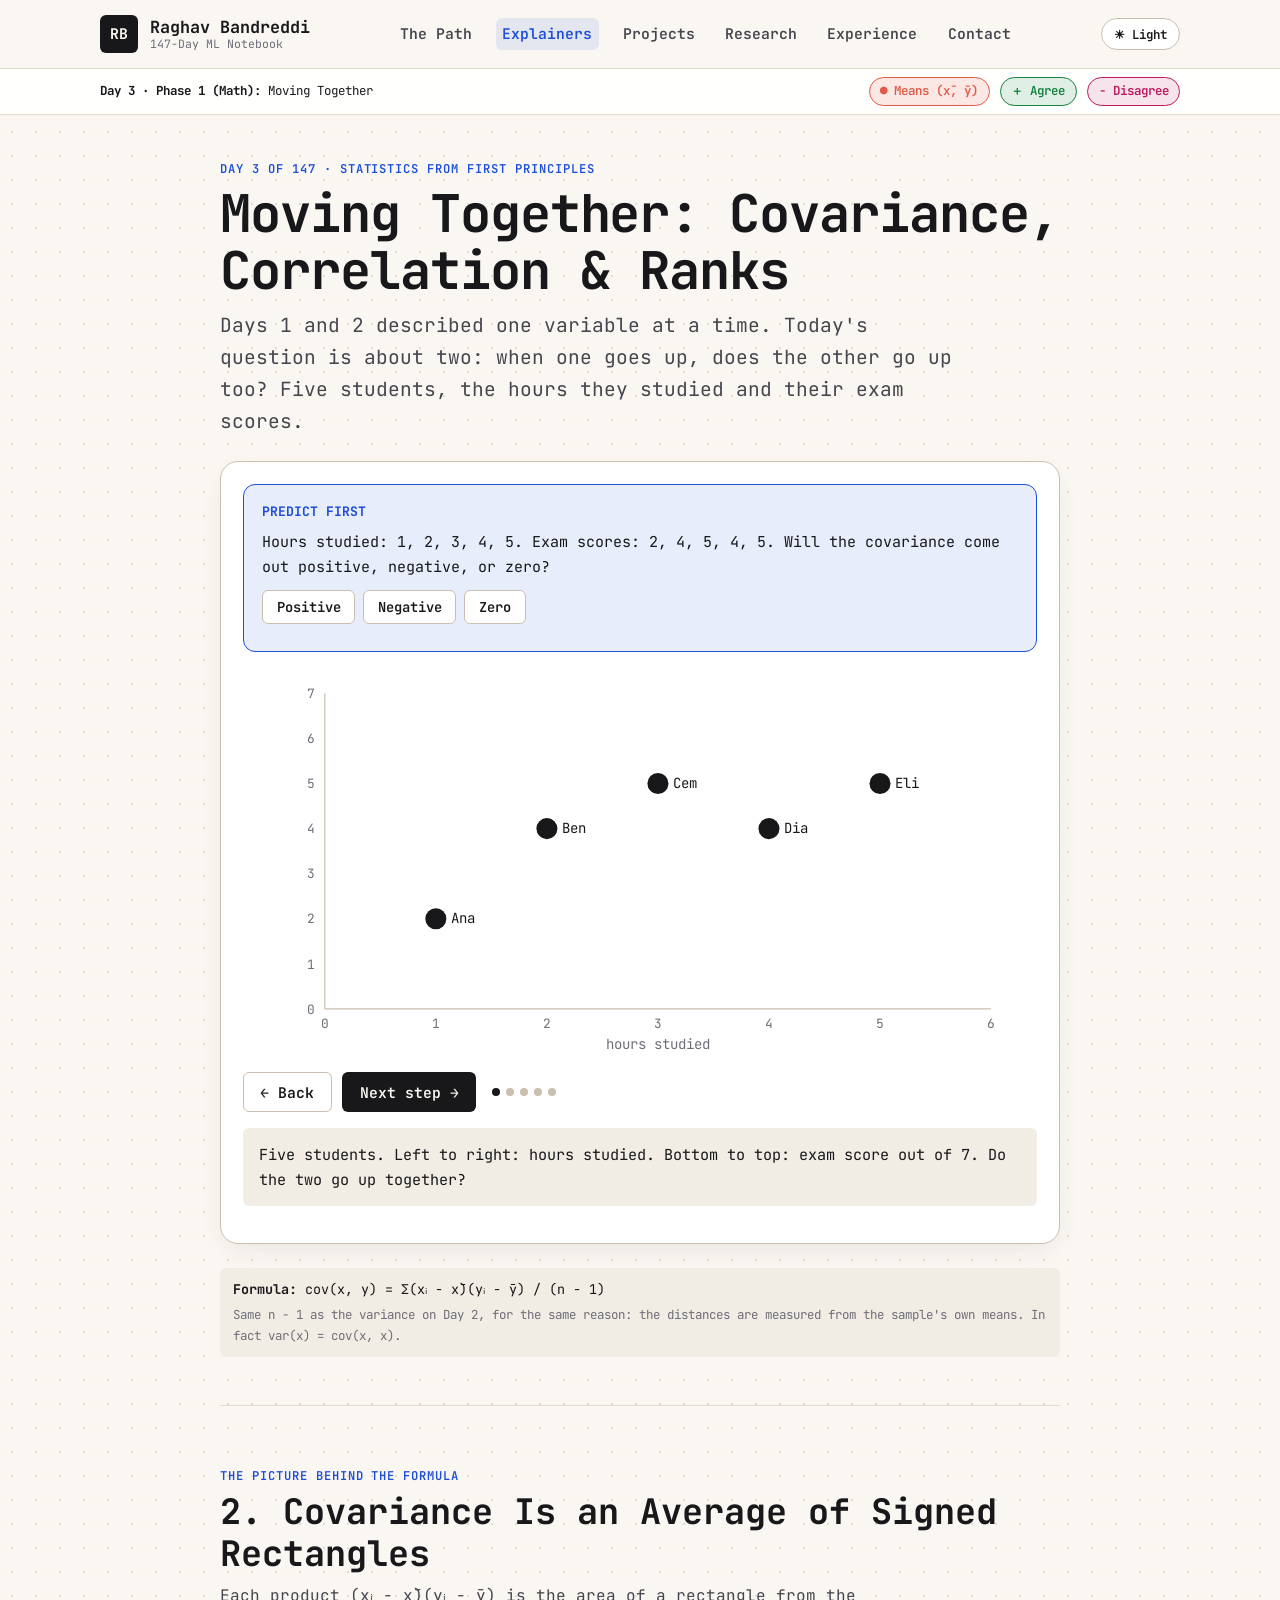
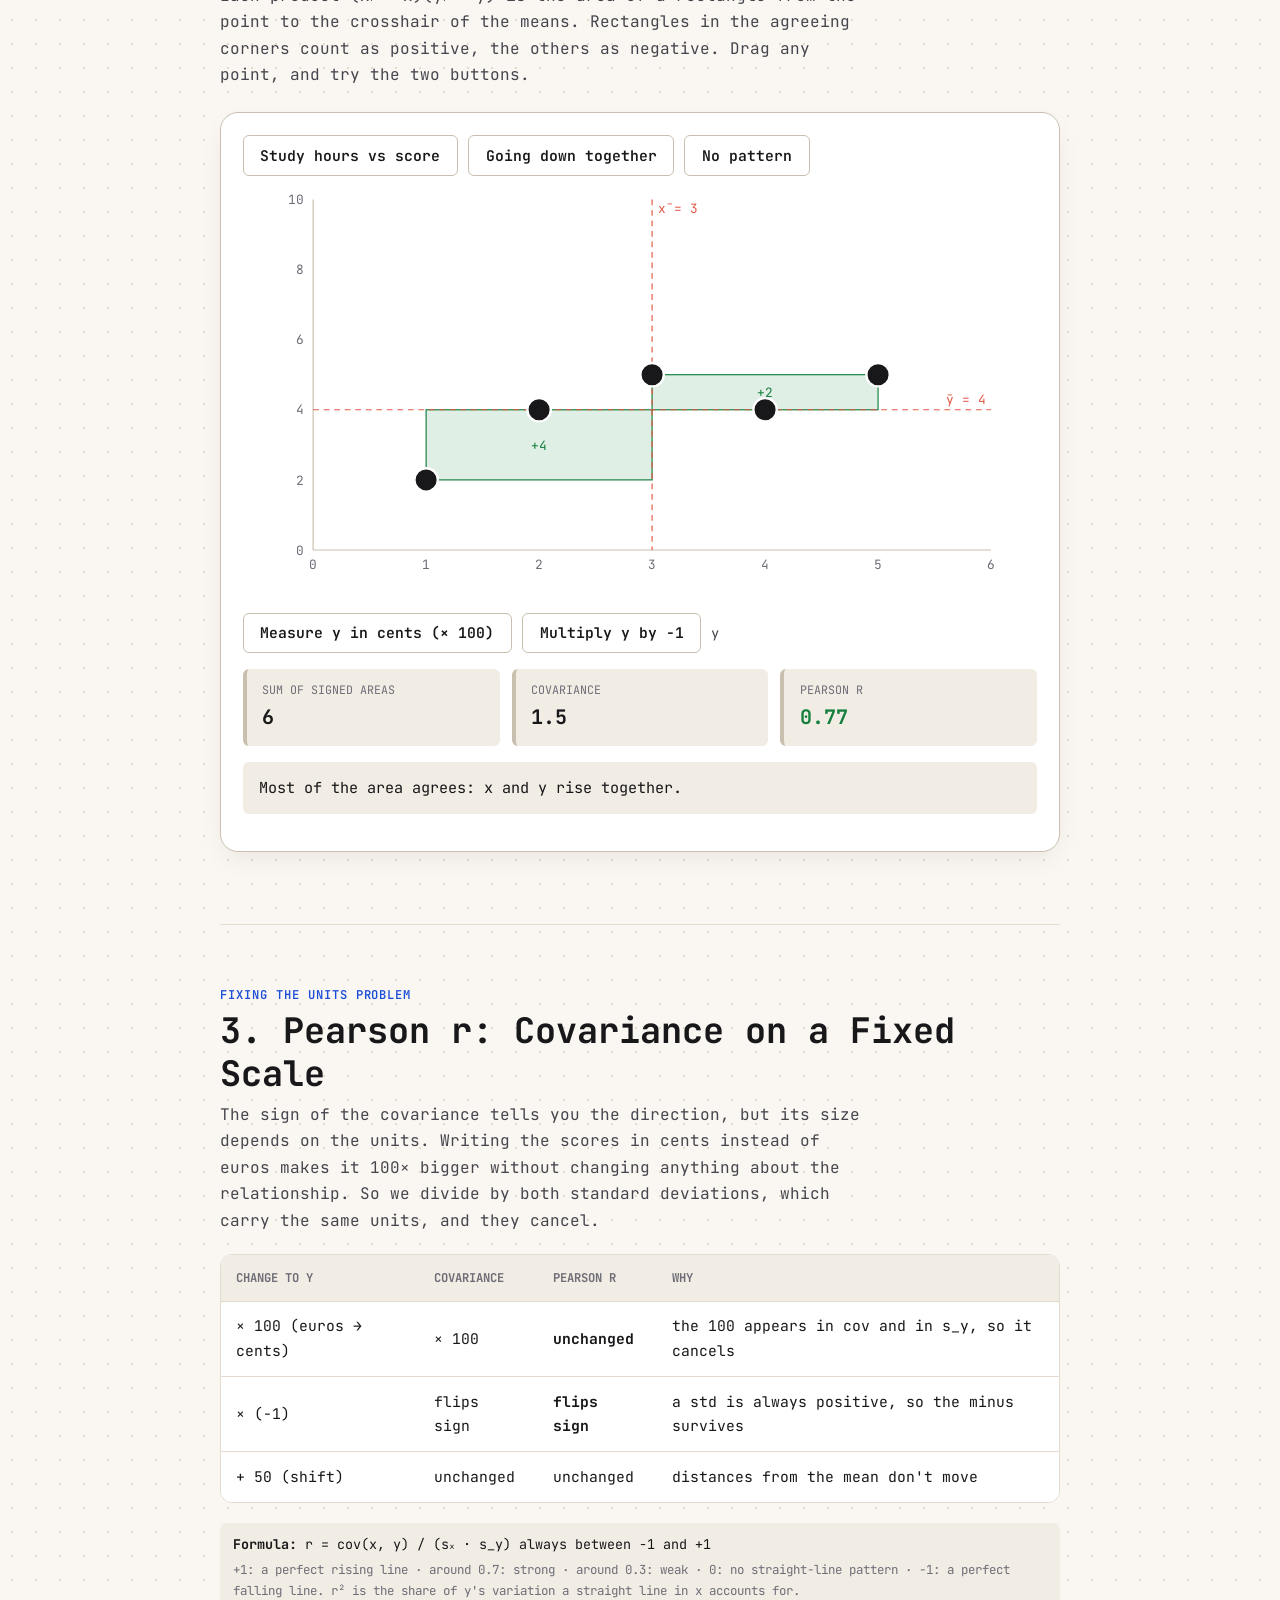
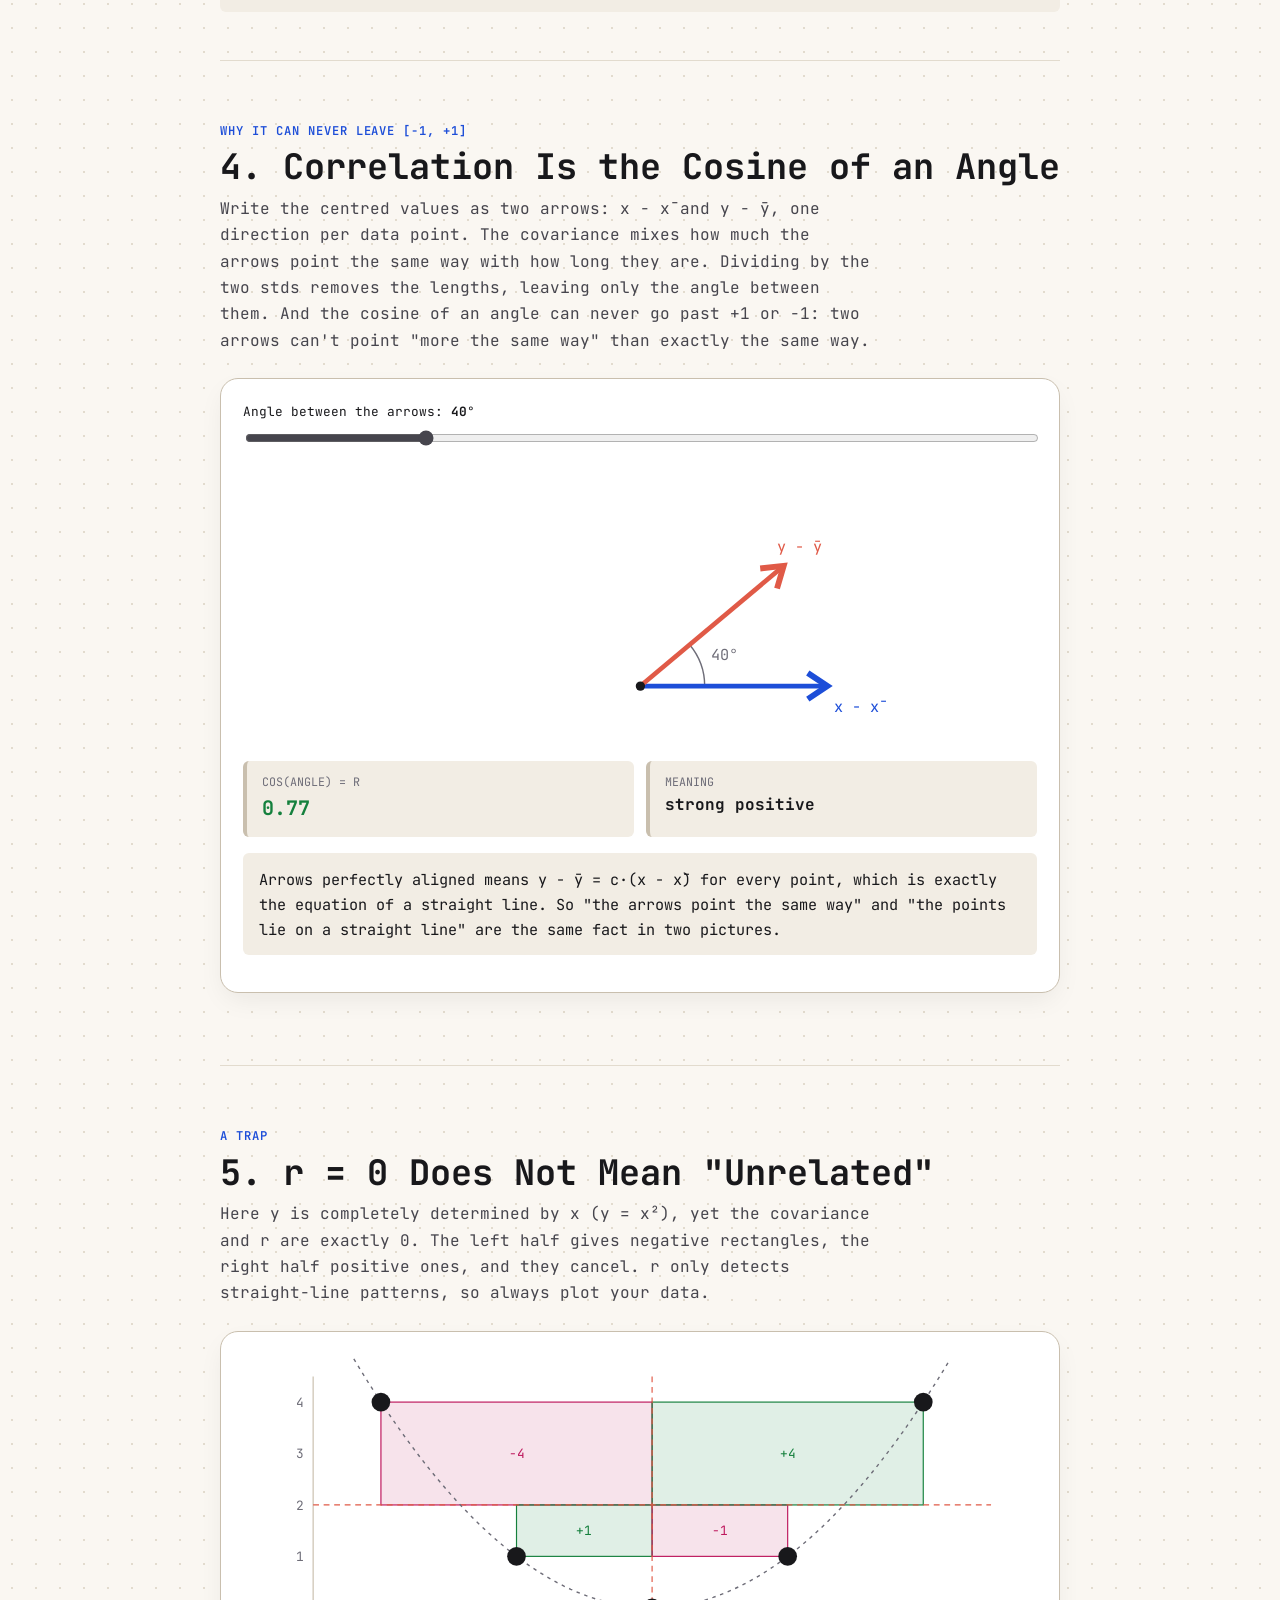
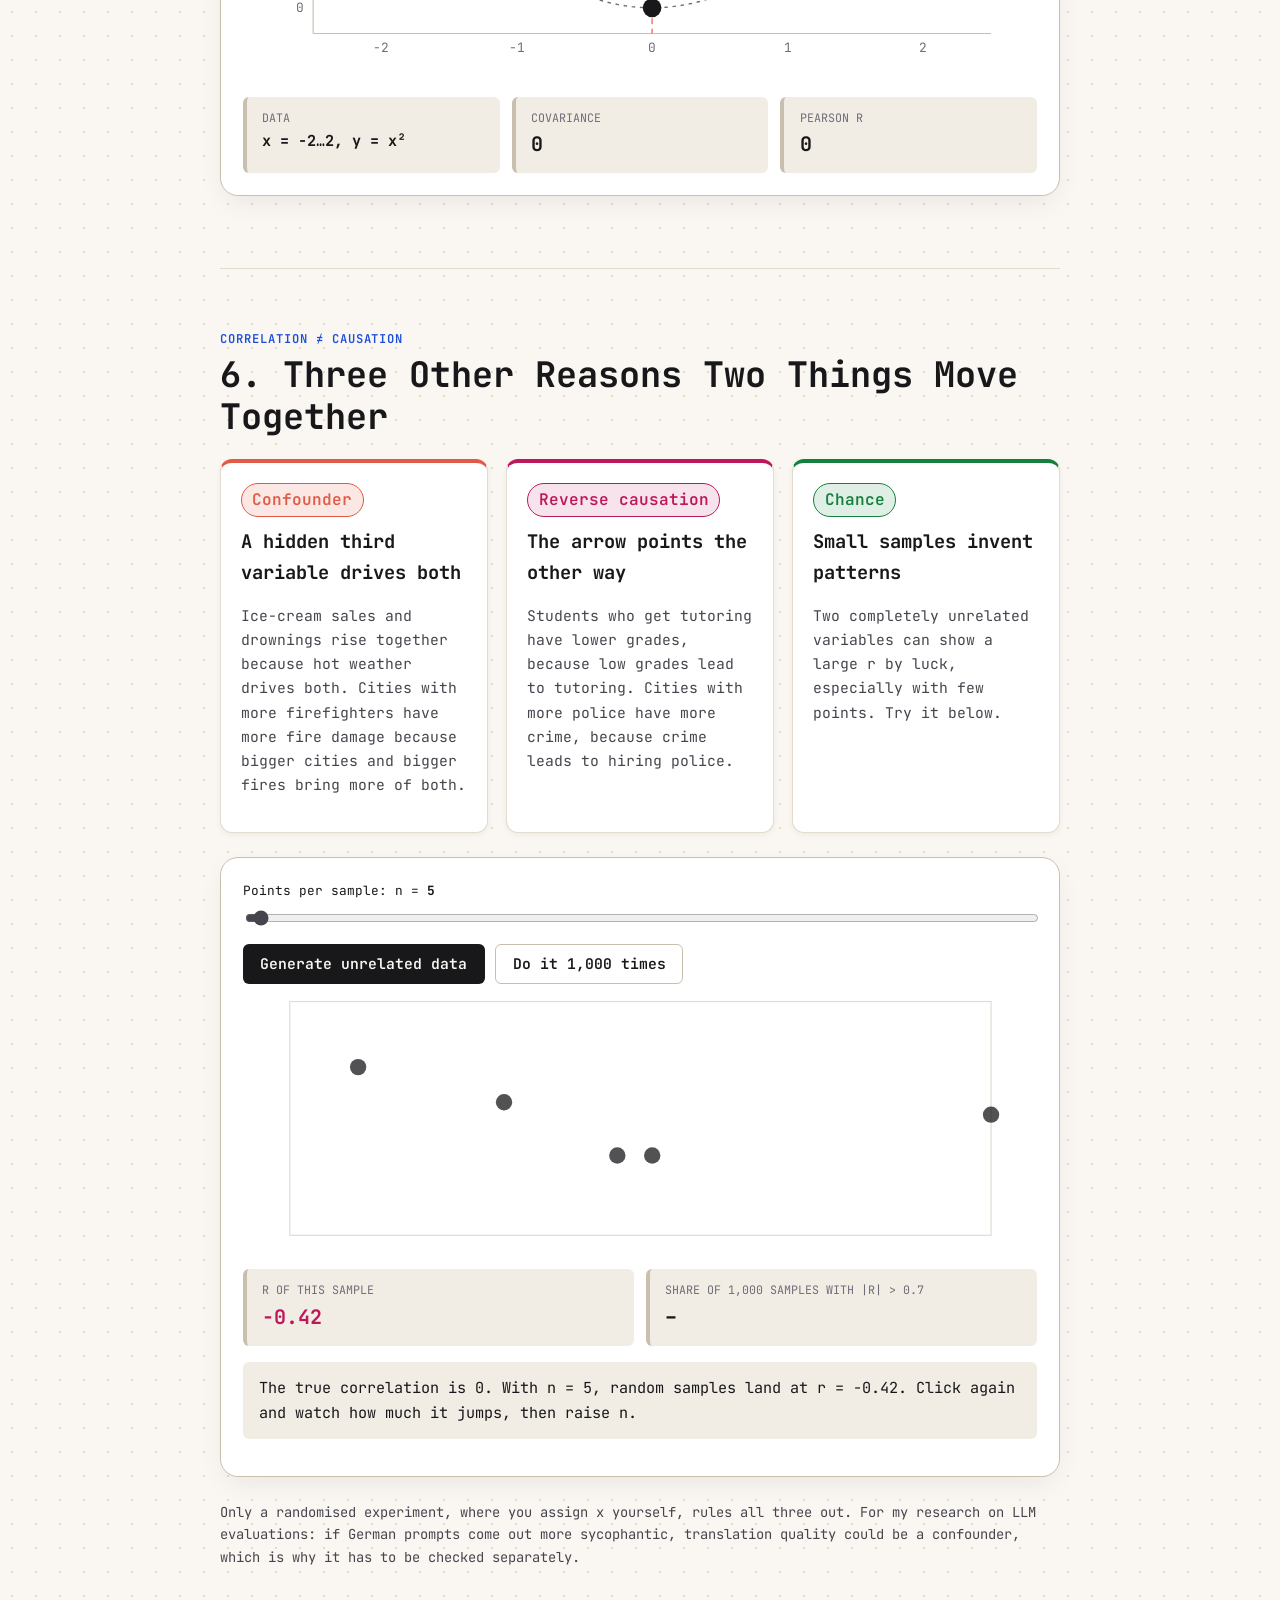
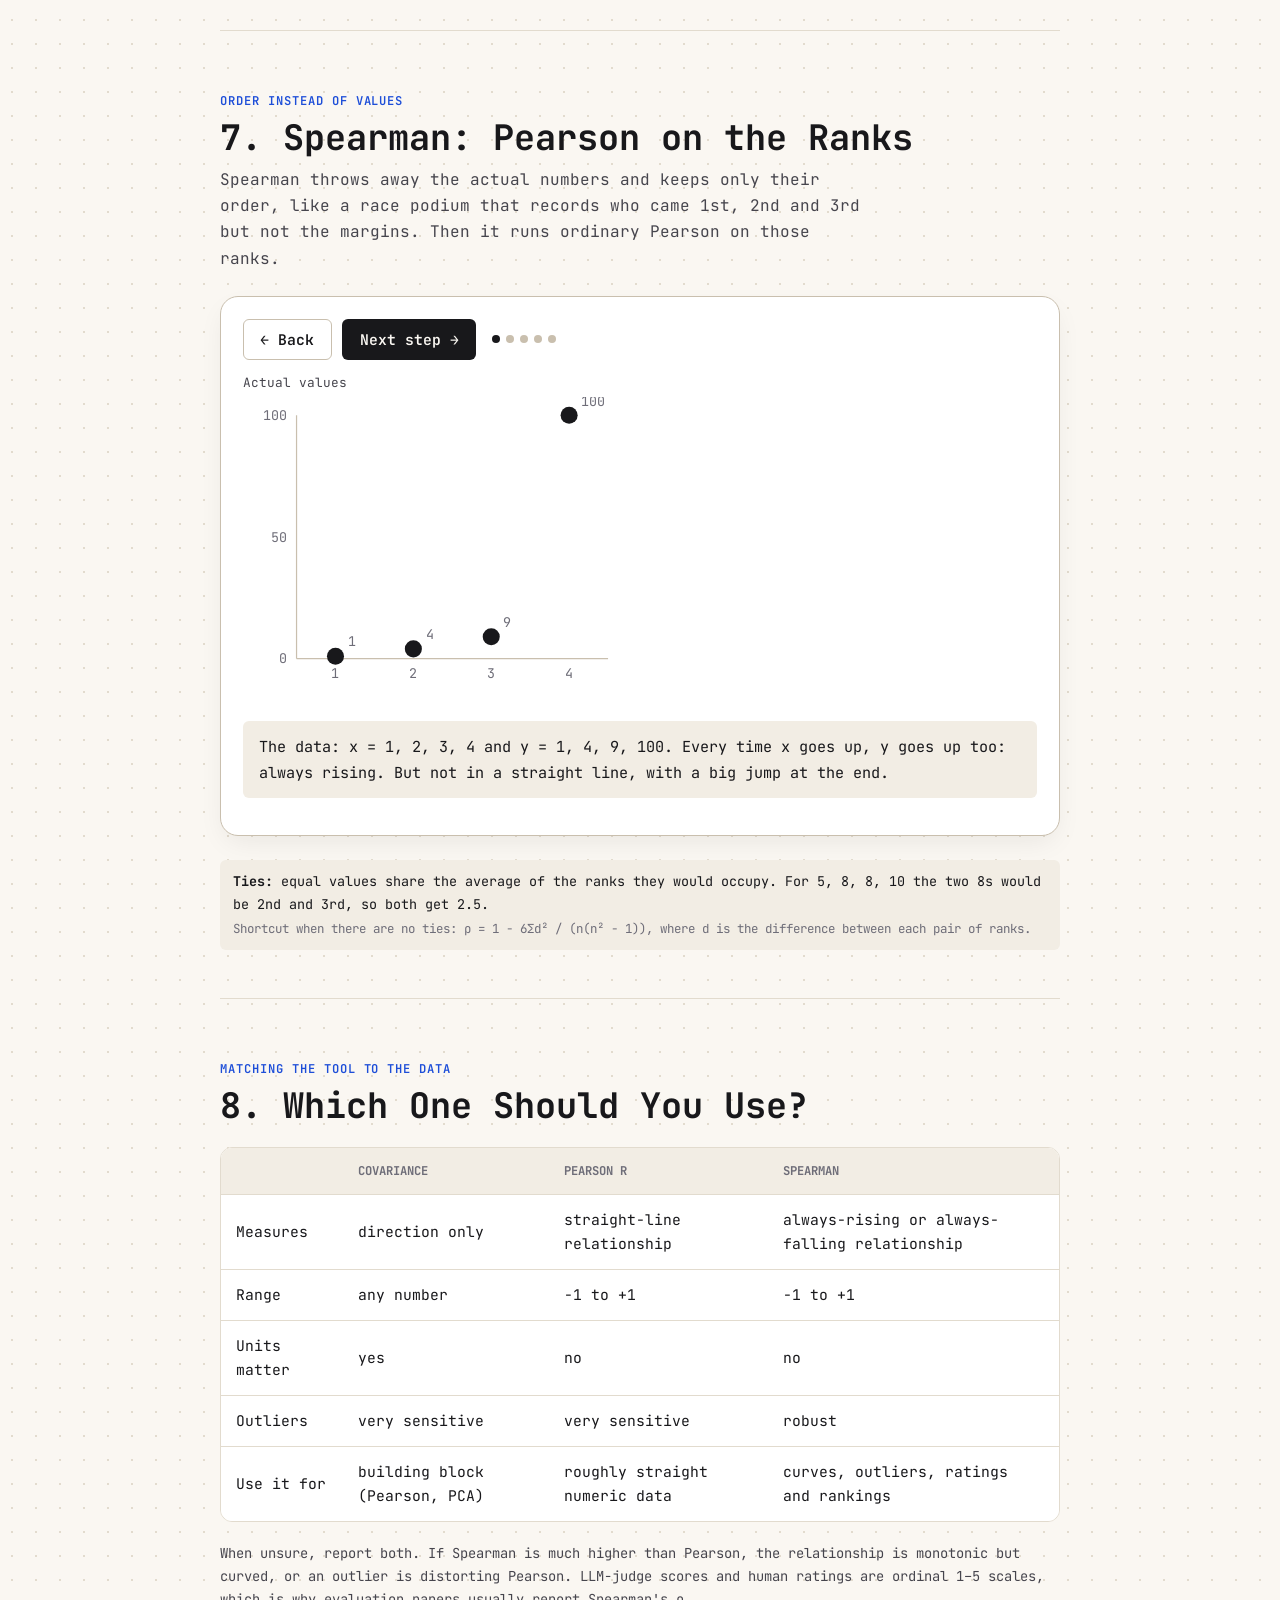
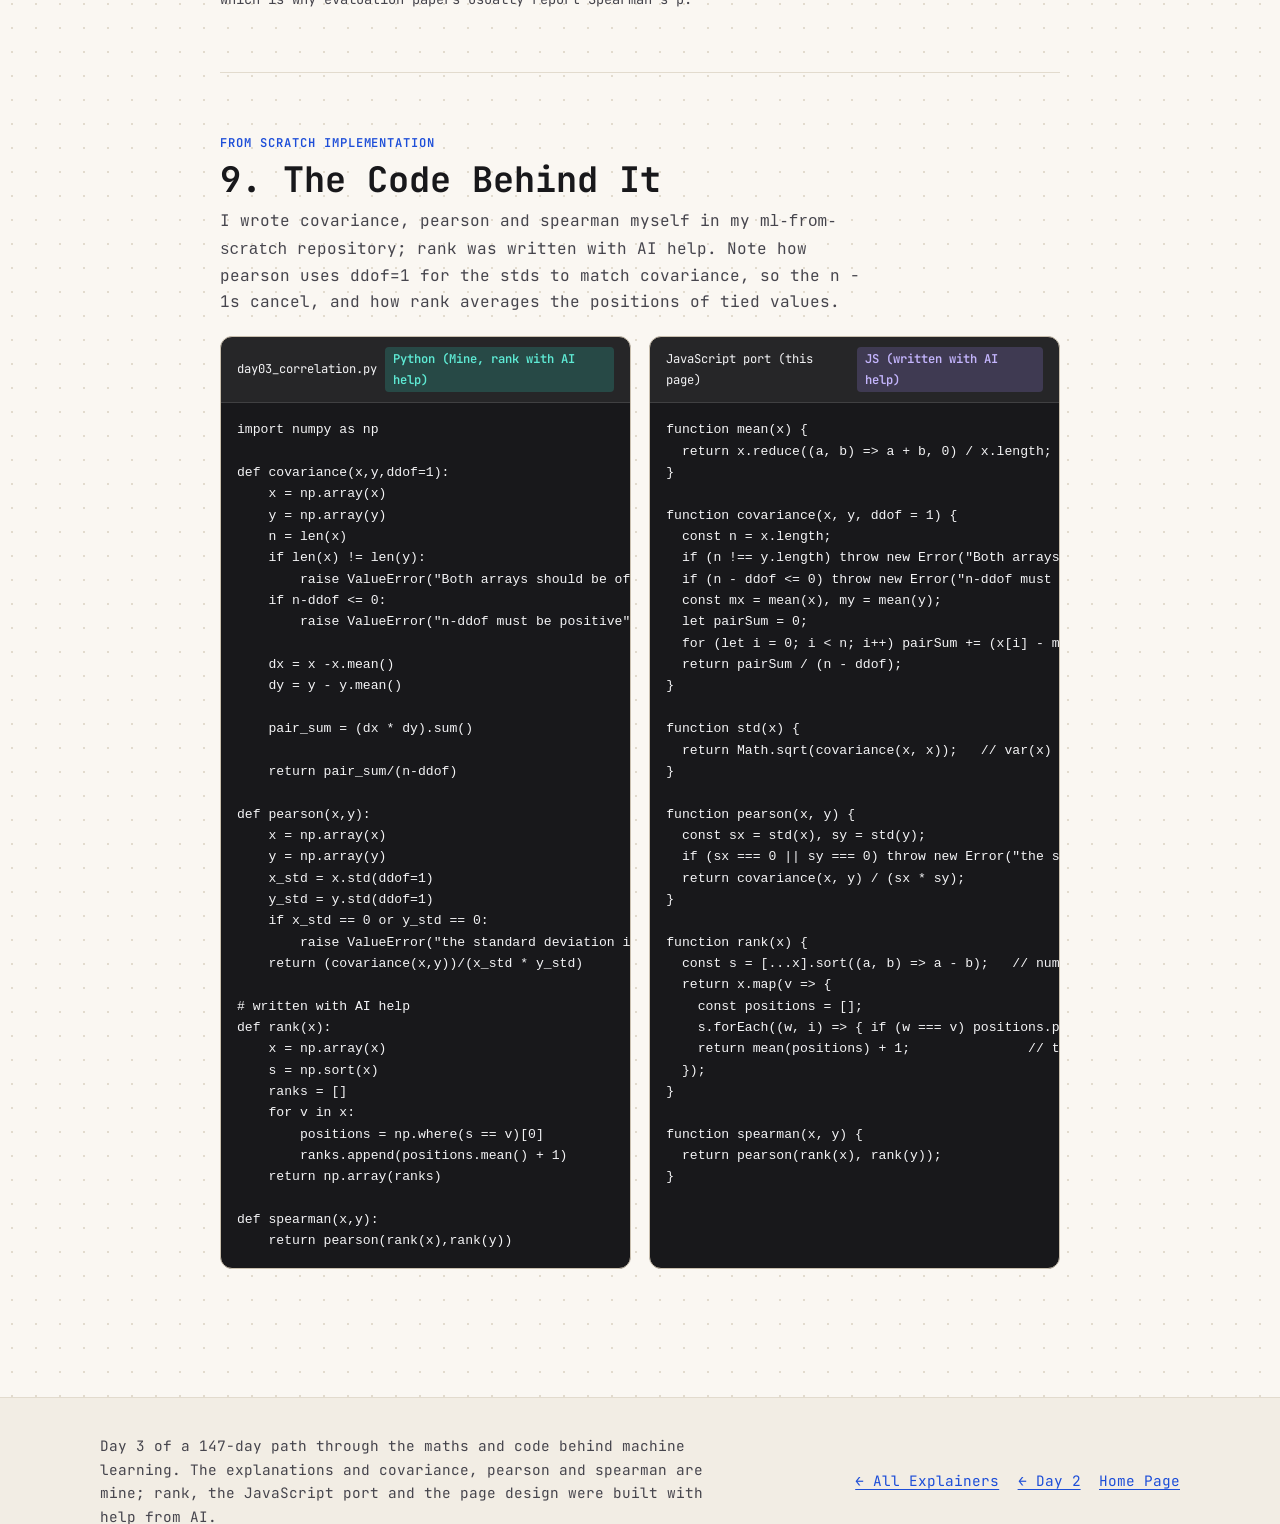
<file: learn/day03-moving-together.html>
<!DOCTYPE html>
<html lang="en" data-theme="light">
<head>
  <meta charset="UTF-8" />
  <meta name="viewport" content="width=device-width, initial-scale=1.0" />
  <title>Day 3: Moving Together — Covariance, Pearson &amp; Spearman | Raghav Bandreddi</title>
  <meta name="description" content="An interactive visual explanation of covariance, Pearson correlation as the cosine of an angle, correlation versus causation, and Spearman rank correlation." />
  <link rel="preconnect" href="https://fonts.googleapis.com" />
  <link rel="preconnect" href="https://fonts.gstatic.com" crossorigin />
  <link href="https://fonts.googleapis.com/css2?family=JetBrains+Mono:wght@400;500;600&amp;display=swap" rel="stylesheet" />
  <link rel="stylesheet" href="../assets/style.css" />
  <script>
    (function () {
      try {
        var saved = localStorage.getItem("raghav-theme");
        var prefersDark = window.matchMedia && window.matchMedia("(prefers-color-scheme: dark)").matches;
        document.documentElement.setAttribute("data-theme", saved || (prefersDark ? "dark" : "light"));
      } catch (e) {}
    })();
  </script>
  <style>
    .svg-wrap { overflow-x: auto; }
    .svg-wrap svg { min-width: 520px; width: 100%; }
    .mono { font-family: var(--font-mono); }
    .small { font-size: 0.86rem; color: var(--text-secondary); }
    .step-dots { display: inline-flex; gap: 6px; align-items: center; margin-left: 0.4rem; }
    .step-dots i { width: 8px; height: 8px; border-radius: 50%; background: var(--border-strong); display: inline-block; }
    .step-dots i.on { background: var(--text-primary); }
    .two-panels { display: grid; grid-template-columns: repeat(auto-fit, minmax(260px, 1fr)); gap: 1rem; }
    .two-panels svg { min-width: 0; }
    .panel-title { font-family: var(--font-mono); font-size: 0.8rem; margin: 0 0 0.25rem; color: var(--text-secondary); }
    #angle-slider { accent-color: var(--text-secondary); }
    #chance-n { accent-color: var(--text-secondary); }
  </style>
</head>
<body>
  <a class="skip-link" href="#main-content">Skip to main content</a>

  <header class="site-header">
    <div class="container header-inner">
      <a href="../index.html" class="brand" aria-label="Raghav Bandreddi home">
        <span class="brand-mark" aria-hidden="true">RB</span>
        <span class="brand-text">
          <span class="brand-name">Raghav Bandreddi</span>
          <span class="brand-sub">147-Day ML Notebook</span>
        </span>
      </a>
      <nav class="site-nav" aria-label="Primary navigation">
        <a href="../index.html#bottom-up">The Path</a>
        <a href="index.html" aria-current="page">Explainers</a>
        <a href="../index.html#projects">Projects</a>
        <a href="../index.html#research">Research</a>
        <a href="../index.html#experience">Experience</a>
        <a href="../index.html#contact">Contact</a>
      </nav>
      <div class="header-actions">
        <button type="button" id="theme-toggle" class="theme-toggle" aria-label="Toggle dark mode">
          <span class="theme-icon theme-icon-sun" aria-hidden="true">☀</span>
          <span class="theme-icon theme-icon-moon" aria-hidden="true">☾</span>
          <span class="theme-label" id="theme-label">Theme</span>
        </button>
      </div>
    </div>
  </header>

  <div class="concept-legend-bar" role="region" aria-label="Colour key for concepts">
    <div class="container concept-legend-inner">
      <span><strong>Day 3 · Phase 1 (Math):</strong> Moving Together</span>
      <div class="concept-pills">
        <span class="concept-pill pill-mean">● Means (x̄, ȳ)</span>
        <span class="concept-pill pill-agree">＋ Agree</span>
        <span class="concept-pill pill-disagree">− Disagree</span>
      </div>
    </div>
  </div>

  <main id="main-content" class="explainer-article">
    <div class="container-narrow">

      <!-- 1. HERO: STUDENTS -->
      <section class="explainer-section" id="sec-students">
        <span class="section-kicker">Day 3 of 147 · Statistics from First Principles</span>
        <h1 class="hero-title" style="margin-bottom: 0.6rem;">Moving Together: Covariance, Correlation &amp; Ranks</h1>
        <p class="hero-lead">
          Days 1 and 2 described one variable at a time. Today's question is about two: when one goes up, does the other go up too? Five students, the hours they studied and their exam scores.
        </p>

        <div class="interactive-stage">
          <div class="predict-box">
            <p class="predict-title">Predict first</p>
            <p style="margin: 0; font-size: 0.94rem;">Hours studied: 1, 2, 3, 4, 5. Exam scores: 2, 4, 5, 4, 5. Will the covariance come out positive, negative, or zero?</p>
            <div class="predict-options" role="group" aria-label="Prediction options">
              <button type="button" class="predict-btn" data-guess="pos">Positive</button>
              <button type="button" class="predict-btn" data-guess="neg">Negative</button>
              <button type="button" class="predict-btn" data-guess="zero">Zero</button>
            </div>
            <p class="predict-feedback" id="stu-feedback" aria-live="polite"></p>
          </div>
          <div class="svg-wrap"><svg id="stu-svg" viewBox="0 0 680 330" role="img" aria-label="Five students plotted by hours studied and exam score, split into four zones by the averages"></svg></div>
          <div class="stage-controls">
            <button type="button" class="btn btn-secondary" id="stu-back">← Back</button>
            <button type="button" class="btn btn-primary" id="stu-next">Next step →</button>
            <span class="step-dots" id="stu-dots" aria-hidden="true"></span>
          </div>
          <p class="live-narrative" id="stu-caption" aria-live="polite"></p>
          <div id="stu-table"></div>
        </div>
        <div class="formula-callout">
          <div><strong>Formula:</strong> cov(x, y) = Σ(xᵢ − x̄)(yᵢ − ȳ) / (n − 1)</div>
          <div style="font-size: 0.78rem; color: var(--text-muted); margin-top: 0.3rem;">Same n − 1 as the variance on Day 2, for the same reason: the distances are measured from the sample's own means. In fact var(x) = cov(x, x).</div>
        </div>
      </section>

      <!-- 2. SIGNED RECTANGLES -->
      <section class="explainer-section" id="sec-rect">
        <span class="section-kicker">The Picture Behind the Formula</span>
        <h2 class="section-title">2. Covariance Is an Average of Signed Rectangles</h2>
        <p class="section-subtitle">
          Each product (xᵢ − x̄)(yᵢ − ȳ) is the area of a rectangle from the point to the crosshair of the means. Rectangles in the agreeing corners count as positive, the others as negative. Drag any point, and try the two buttons.
        </p>
        <div class="interactive-stage">
          <div class="stage-controls" style="margin-top: 0;">
            <button type="button" class="btn btn-secondary" data-preset="study">Study hours vs score</button>
            <button type="button" class="btn btn-secondary" data-preset="down">Going down together</button>
            <button type="button" class="btn btn-secondary" data-preset="none">No pattern</button>
          </div>
          <div class="svg-wrap"><svg id="rect-svg" viewBox="0 0 680 360" role="img" aria-label="Draggable scatter plot with signed rectangles to the point of means" style="touch-action: none;"></svg></div>
          <div class="stage-controls">
            <button type="button" class="btn btn-secondary" id="rect-x100">Measure y in cents (× 100)</button>
            <button type="button" class="btn btn-secondary" id="rect-flip">Multiply y by −1</button>
            <span class="small mono" id="rect-scale"></span>
          </div>
          <div class="readout-grid" aria-live="polite">
            <div class="readout-box"><span class="readout-label">Sum of signed areas</span><span class="readout-value" id="rect-sum"></span></div>
            <div class="readout-box"><span class="readout-label">Covariance</span><span class="readout-value" id="rect-cov"></span></div>
            <div class="readout-box"><span class="readout-label">Pearson r</span><span class="readout-value" id="rect-r"></span></div>
          </div>
          <p class="live-narrative" id="rect-caption" aria-live="polite"></p>
        </div>
      </section>

      <!-- 3. FROM COV TO r -->
      <section class="explainer-section" id="sec-r">
        <span class="section-kicker">Fixing the Units Problem</span>
        <h2 class="section-title">3. Pearson r: Covariance on a Fixed Scale</h2>
        <p class="section-subtitle">
          The sign of the covariance tells you the direction, but its size depends on the units. Writing the scores in cents instead of euros makes it 100× bigger without changing anything about the relationship. So we divide by both standard deviations, which carry the same units, and they cancel.
        </p>
        <div class="table-scroll">
          <table class="data-table">
            <thead><tr><th>Change to y</th><th>Covariance</th><th>Pearson r</th><th>Why</th></tr></thead>
            <tbody>
              <tr><td>× 100 (euros → cents)</td><td>× 100</td><td><strong>unchanged</strong></td><td>the 100 appears in cov and in s_y, so it cancels</td></tr>
              <tr><td>× (−1)</td><td>flips sign</td><td><strong>flips sign</strong></td><td>a std is always positive, so the minus survives</td></tr>
              <tr><td>+ 50 (shift)</td><td>unchanged</td><td>unchanged</td><td>distances from the mean don't move</td></tr>
            </tbody>
          </table>
        </div>
        <div class="formula-callout">
          <div><strong>Formula:</strong> r = cov(x, y) / (sₓ · s_y)    always between −1 and +1</div>
          <div style="font-size: 0.78rem; color: var(--text-muted); margin-top: 0.3rem;">+1: a perfect rising line · around 0.7: strong · around 0.3: weak · 0: no straight-line pattern · −1: a perfect falling line. r² is the share of y's variation a straight line in x accounts for.</div>
        </div>
      </section>

      <!-- 4. COSINE -->
      <section class="explainer-section" id="sec-cos">
        <span class="section-kicker">Why It Can Never Leave [−1, +1]</span>
        <h2 class="section-title">4. Correlation Is the Cosine of an Angle</h2>
        <p class="section-subtitle">
          Write the centred values as two arrows: x − x̄ and y − ȳ, one direction per data point. The covariance mixes how much the arrows point the same way with how long they are. Dividing by the two stds removes the lengths, leaving only the angle between them. And the cosine of an angle can never go past +1 or −1: two arrows can't point "more the same way" than exactly the same way.
        </p>
        <div class="interactive-stage">
          <div class="slider-row" style="margin-top: 0;"><label for="angle-slider" class="mono" style="font-size: 0.8rem;">Angle between the arrows: <strong id="angle-val"></strong></label><input type="range" id="angle-slider" min="0" max="180" step="1" value="40" /></div>
          <div class="svg-wrap"><svg id="angle-svg" viewBox="0 0 680 240" role="img" aria-label="Two arrows from a common point with the angle between them"></svg></div>
          <div class="readout-grid" aria-live="polite">
            <div class="readout-box"><span class="readout-label">cos(angle) = r</span><span class="readout-value" id="angle-cos"></span></div>
            <div class="readout-box"><span class="readout-label">Meaning</span><span class="readout-value" id="angle-mean" style="font-size: 1rem;"></span></div>
          </div>
          <p class="live-narrative">Arrows perfectly aligned means y − ȳ = c·(x − x̄) for every point, which is exactly the equation of a straight line. So "the arrows point the same way" and "the points lie on a straight line" are the same fact in two pictures.</p>
        </div>
      </section>

      <!-- 5. ZERO IS NOT UNRELATED -->
      <section class="explainer-section" id="sec-zero">
        <span class="section-kicker">A Trap</span>
        <h2 class="section-title">5. r = 0 Does Not Mean "Unrelated"</h2>
        <p class="section-subtitle">
          Here y is completely determined by x (y = x²), yet the covariance and r are exactly 0. The left half gives negative rectangles, the right half positive ones, and they cancel. r only detects straight-line patterns, so always plot your data.
        </p>
        <div class="interactive-stage">
          <div class="svg-wrap"><svg id="zero-svg" viewBox="0 0 680 280" role="img" aria-label="A U-shaped scatter where the signed rectangles cancel to zero"></svg></div>
          <div class="readout-grid">
            <div class="readout-box"><span class="readout-label">Data</span><span class="readout-value mono" style="font-size: 0.95rem;">x = −2…2, y = x²</span></div>
            <div class="readout-box"><span class="readout-label">Covariance</span><span class="readout-value" id="zero-cov"></span></div>
            <div class="readout-box"><span class="readout-label">Pearson r</span><span class="readout-value" id="zero-r"></span></div>
          </div>
        </div>
      </section>

      <!-- 6. CAUSATION -->
      <section class="explainer-section" id="sec-cause">
        <span class="section-kicker">Correlation ≠ Causation</span>
        <h2 class="section-title">6. Three Other Reasons Two Things Move Together</h2>
        <div class="trio-cards">
          <div class="concept-card concept-card-mean">
            <span class="concept-pill pill-mean" style="margin-bottom: 0.6rem;">Confounder</span>
            <h3 style="margin: 0 0 0.4rem; font-family: var(--font-serif);">A hidden third variable drives both</h3>
            <p style="font-size: 0.92rem; color: var(--text-secondary);">Ice-cream sales and drownings rise together because hot weather drives both. Cities with more firefighters have more fire damage because bigger cities and bigger fires bring more of both.</p>
          </div>
          <div class="concept-card concept-card-disagree">
            <span class="concept-pill pill-disagree" style="margin-bottom: 0.6rem;">Reverse causation</span>
            <h3 style="margin: 0 0 0.4rem; font-family: var(--font-serif);">The arrow points the other way</h3>
            <p style="font-size: 0.92rem; color: var(--text-secondary);">Students who get tutoring have lower grades, because low grades lead to tutoring. Cities with more police have more crime, because crime leads to hiring police.</p>
          </div>
          <div class="concept-card concept-card-agree">
            <span class="concept-pill pill-agree" style="margin-bottom: 0.6rem;">Chance</span>
            <h3 style="margin: 0 0 0.4rem; font-family: var(--font-serif);">Small samples invent patterns</h3>
            <p style="font-size: 0.92rem; color: var(--text-secondary);">Two completely unrelated variables can show a large r by luck, especially with few points. Try it below.</p>
          </div>
        </div>
        <div class="interactive-stage">
          <div class="slider-row" style="margin-top: 0;"><label for="chance-n" class="mono" style="font-size: 0.8rem;">Points per sample: n = <strong id="chance-n-val"></strong></label><input type="range" id="chance-n" min="4" max="100" step="1" value="5" /></div>
          <div class="stage-controls" style="margin-top: 0;">
            <button type="button" class="btn btn-primary" id="chance-go">Generate unrelated data</button>
            <button type="button" class="btn btn-secondary" id="chance-many">Do it 1,000 times</button>
          </div>
          <div class="svg-wrap"><svg id="chance-svg" viewBox="0 0 680 230" role="img" aria-label="Scatter of random unrelated data and its correlation"></svg></div>
          <div class="readout-grid" aria-live="polite">
            <div class="readout-box"><span class="readout-label">r of this sample</span><span class="readout-value" id="chance-r"></span></div>
            <div class="readout-box"><span class="readout-label">Share of 1,000 samples with |r| &gt; 0.7</span><span class="readout-value" id="chance-share">–</span></div>
          </div>
          <p class="live-narrative" id="chance-caption" aria-live="polite">The two variables are generated completely independently, so the true correlation is 0.</p>
        </div>
        <p class="small" style="margin-top: 1rem;">Only a randomised experiment, where you assign x yourself, rules all three out. For my research on LLM evaluations: if German prompts come out more sycophantic, translation quality could be a confounder, which is why it has to be checked separately.</p>
      </section>

      <!-- 7. SPEARMAN -->
      <section class="explainer-section" id="sec-spearman">
        <span class="section-kicker">Order Instead of Values</span>
        <h2 class="section-title">7. Spearman: Pearson on the Ranks</h2>
        <p class="section-subtitle">
          Spearman throws away the actual numbers and keeps only their order, like a race podium that records who came 1st, 2nd and 3rd but not the margins. Then it runs ordinary Pearson on those ranks.
        </p>
        <div class="interactive-stage">
          <div class="stage-controls" style="margin-top: 0;">
            <button type="button" class="btn btn-secondary" id="sp-back">← Back</button>
            <button type="button" class="btn btn-primary" id="sp-next">Next step →</button>
            <span class="step-dots" id="sp-dots" aria-hidden="true"></span>
          </div>
          <div class="two-panels" style="margin-top: 0.8rem;">
            <div><p class="panel-title">Actual values</p><svg id="sp-a" viewBox="0 0 320 250" role="img" aria-label="Actual values scatter"></svg><p class="mono small" id="sp-ra" style="margin: 0.2rem 0 0;"></p></div>
            <div id="sp-panel-b" style="visibility: hidden;"><p class="panel-title">Ranks</p><svg id="sp-b" viewBox="0 0 320 250" role="img" aria-label="Ranks scatter"></svg><p class="mono small" id="sp-rb" style="margin: 0.2rem 0 0;"></p></div>
          </div>
          <p class="live-narrative" id="sp-caption" aria-live="polite"></p>
          <div id="sp-table"></div>
        </div>
        <div class="formula-callout">
          <div><strong>Ties:</strong> equal values share the average of the ranks they would occupy. For 5, 8, 8, 10 the two 8s would be 2nd and 3rd, so both get 2.5.</div>
          <div style="font-size: 0.78rem; color: var(--text-muted); margin-top: 0.3rem;">Shortcut when there are no ties: ρ = 1 − 6Σd² / (n(n² − 1)), where d is the difference between each pair of ranks.</div>
        </div>
      </section>

      <!-- 8. CHOOSING -->
      <section class="explainer-section" id="sec-choose">
        <span class="section-kicker">Matching the Tool to the Data</span>
        <h2 class="section-title">8. Which One Should You Use?</h2>
        <div class="table-scroll">
          <table class="data-table">
            <thead><tr><th></th><th>Covariance</th><th>Pearson r</th><th>Spearman</th></tr></thead>
            <tbody>
              <tr><td>Measures</td><td>direction only</td><td>straight-line relationship</td><td>always-rising or always-falling relationship</td></tr>
              <tr><td>Range</td><td>any number</td><td>−1 to +1</td><td>−1 to +1</td></tr>
              <tr><td>Units matter</td><td>yes</td><td>no</td><td>no</td></tr>
              <tr><td>Outliers</td><td>very sensitive</td><td>very sensitive</td><td>robust</td></tr>
              <tr><td>Use it for</td><td>building block (Pearson, PCA)</td><td>roughly straight numeric data</td><td>curves, outliers, ratings and rankings</td></tr>
            </tbody>
          </table>
        </div>
        <p class="small">When unsure, report both. If Spearman is much higher than Pearson, the relationship is monotonic but curved, or an outlier is distorting Pearson. LLM-judge scores and human ratings are ordinal 1–5 scales, which is why evaluation papers usually report Spearman's ρ.</p>
      </section>

      <!-- 9. CODE -->
      <section class="explainer-section" id="sec-code" style="border-bottom: none; margin-bottom: 1rem;">
        <span class="section-kicker">From Scratch Implementation</span>
        <h2 class="section-title">9. The Code Behind It</h2>
        <p class="section-subtitle">
          I wrote covariance, pearson and spearman myself in my <code>ml-from-scratch</code> repository; rank was written with AI help. Note how pearson uses ddof=1 for the stds to match covariance, so the n − 1s cancel, and how rank averages the positions of tied values.
        </p>
        <div class="code-comparison-grid">
          <div class="code-panel">
            <div class="code-panel-header"><span>day03_correlation.py</span><span class="code-badge-mine">Python (Mine, rank with AI help)</span></div>
            <pre><code>import numpy as np

def covariance(x,y,ddof=1):
    x = np.array(x)
    y = np.array(y)
    n = len(x)
    if len(x) != len(y):
        raise ValueError("Both arrays should be of equal length")
    if n-ddof &lt;= 0:
        raise ValueError("n-ddof must be positive")

    dx = x -x.mean()
    dy = y - y.mean()

    pair_sum = (dx * dy).sum()

    return pair_sum/(n-ddof)

def pearson(x,y):
    x = np.array(x)
    y = np.array(y)
    x_std = x.std(ddof=1)
    y_std = y.std(ddof=1)
    if x_std == 0 or y_std == 0:
        raise ValueError("the standard deviation is zero")
    return (covariance(x,y))/(x_std * y_std)

# written with AI help
def rank(x):
    x = np.array(x)
    s = np.sort(x)
    ranks = []
    for v in x:
        positions = np.where(s == v)[0]
        ranks.append(positions.mean() + 1)
    return np.array(ranks)

def spearman(x,y):
    return pearson(rank(x),rank(y))</code></pre>
          </div>
          <div class="code-panel">
            <div class="code-panel-header"><span>JavaScript port (this page)</span><span class="code-badge-ai">JS (written with AI help)</span></div>
            <pre><code>function mean(x) {
  return x.reduce((a, b) =&gt; a + b, 0) / x.length;
}

function covariance(x, y, ddof = 1) {
  const n = x.length;
  if (n !== y.length) throw new Error("Both arrays should be of equal length");
  if (n - ddof &lt;= 0) throw new Error("n-ddof must be positive");
  const mx = mean(x), my = mean(y);
  let pairSum = 0;
  for (let i = 0; i &lt; n; i++) pairSum += (x[i] - mx) * (y[i] - my);
  return pairSum / (n - ddof);
}

function std(x) {
  return Math.sqrt(covariance(x, x));   // var(x) = cov(x, x)
}

function pearson(x, y) {
  const sx = std(x), sy = std(y);
  if (sx === 0 || sy === 0) throw new Error("the standard deviation is zero");
  return covariance(x, y) / (sx * sy);
}

function rank(x) {
  const s = [...x].sort((a, b) =&gt; a - b);   // numeric sort!
  return x.map(v =&gt; {
    const positions = [];
    s.forEach((w, i) =&gt; { if (w === v) positions.push(i); });
    return mean(positions) + 1;               // ties share the average
  });
}

function spearman(x, y) {
  return pearson(rank(x), rank(y));
}</code></pre>
          </div>
        </div>
      </section>
    </div>
  </main>

  <footer class="site-footer">
    <div class="container footer-inner">
      <p class="footer-honesty">
        Day 3 of a 147-day path through the maths and code behind machine learning. The explanations and covariance, pearson and spearman are mine; rank, the JavaScript port and the page design were built with help from AI.
      </p>
      <div class="footer-links">
        <a href="index.html">← All Explainers</a>
        <a href="day02-measuring-spread.html">← Day 2</a>
        <a href="../index.html">Home Page</a>
      </div>
    </div>
  </footer>

  <script src="../assets/data.js"></script>
  <script>
  (function () {
    "use strict";

    var toggleBtn = document.getElementById("theme-toggle"), themeLabel = document.getElementById("theme-label");
    function setLabel(t) { themeLabel.textContent = t === "dark" ? "Dark" : "Light"; }
    setLabel(document.documentElement.getAttribute("data-theme") || "light");
    toggleBtn.addEventListener("click", function () {
      var now = document.documentElement.getAttribute("data-theme") === "dark" ? "light" : "dark";
      document.documentElement.setAttribute("data-theme", now);
      try { localStorage.setItem("raghav-theme", now); } catch (e) {}
      setLabel(now);
    });

    /* ---------- JS port of day03_correlation.py ---------- */
    function mean(x) { return x.reduce(function (a, b) { return a + b; }, 0) / x.length; }
    function covariance(x, y, ddof) {
      ddof = ddof === undefined ? 1 : ddof;
      var n = x.length;
      if (n !== y.length) throw new Error("Both arrays should be of equal length");
      if (n - ddof <= 0) throw new Error("n-ddof must be positive");
      var mx = mean(x), my = mean(y), s = 0;
      for (var i = 0; i < n; i++) s += (x[i] - mx) * (y[i] - my);
      return s / (n - ddof);
    }
    function std(x) { return Math.sqrt(covariance(x, x)); }
    function pearson(x, y) {
      var sx = std(x), sy = std(y);
      if (sx === 0 || sy === 0) return NaN;
      return covariance(x, y) / (sx * sy);
    }
    function rank(x) {
      var s = x.slice().sort(function (a, b) { return a - b; });
      return x.map(function (v) {
        var pos = [];
        s.forEach(function (w, i) { if (w === v) pos.push(i); });
        return mean(pos) + 1;
      });
    }
    function spearman(x, y) { return pearson(rank(x), rank(y)); }

    /* ---------- helpers ---------- */
    var NS = "http://www.w3.org/2000/svg", MONO = "JetBrains Mono, monospace";
    function $(id) { return document.getElementById(id); }
    function el(svg, tag, attrs, text) {
      var e = document.createElementNS(NS, tag), style = "";
      for (var k in attrs) {
        var v = attrs[k];
        if ((k === "fill" || k === "stroke") && String(v).indexOf("var(") === 0) style += k + ":" + v + ";";
        else e.setAttribute(k, v);
      }
      if (style) e.setAttribute("style", style);
      if (text !== undefined) e.textContent = text;
      svg.appendChild(e);
      return e;
    }
    function clear(svg) { while (svg.firstChild) svg.removeChild(svg.firstChild); }
    function fmt(v, d) {
      d = typeof d === "number" ? d : 2;
      if (!isFinite(v)) return "undefined";
      var r = Math.round(v * Math.pow(10, d)) / Math.pow(10, d);
      if (Object.is(r, -0)) r = 0;
      return r.toLocaleString("en-GB", { maximumFractionDigits: d });
    }
    function rColor(r) { return r > 0.05 ? "var(--color-agree)" : r < -0.05 ? "var(--color-disagree)" : "var(--text-primary)"; }
    function wirePredict(sel, fbId, msgs) {
      var btns = document.querySelectorAll(sel + " .predict-btn");
      Array.prototype.forEach.call(btns, function (b) {
        b.addEventListener("click", function () {
          Array.prototype.forEach.call(btns, function (o) { o.classList.remove("selected"); });
          b.classList.add("selected");
          $(fbId).textContent = msgs[b.getAttribute("data-guess")];
        });
      });
    }
    function axes(svg, L, R, T, B, xTicks, yTicks, X, Y) {
      el(svg, "line", { x1: L, x2: R, y1: B, y2: B, stroke: "var(--border-strong)" });
      el(svg, "line", { x1: L, x2: L, y1: T, y2: B, stroke: "var(--border-strong)" });
      xTicks.forEach(function (t) { el(svg, "text", { x: X(t), y: B + 16, "text-anchor": "middle", "font-size": 11, fill: "var(--text-muted)", "font-family": MONO }, t); });
      yTicks.forEach(function (t) { el(svg, "text", { x: L - 8, y: Y(t) + 4, "text-anchor": "end", "font-size": 11, fill: "var(--text-muted)", "font-family": MONO }, t); });
    }

    /* =====================================================================
       1. STUDENTS STEP-BY-STEP
       ===================================================================== */
    var STU = [["Ana", 1, 2], ["Ben", 2, 4], ["Cem", 3, 5], ["Dia", 4, 4], ["Eli", 5, 5]], smx = 3, smy = 4, stuStep = 0;
    var stuCaps = [
      "Five students. Left to right: hours studied. Bottom to top: exam score out of 7. Do the two go up together?",
      "Draw the averages: 3 hours, score 4. The two lines split the picture into four zones.",
      "Green zones: the student agrees, above average on both (top-right) or below average on both (bottom-left). Pink zones: above on one, below on the other.",
      "Score each student: (hours − 3) × (score − 4). Agreeing students get a positive number, disagreeing ones a negative number, students on an average line get 0. Ana is 2 below on both: (−2) × (−2) = +4.",
      "Add the scores: 4 + 0 + 0 + 0 + 2 = 6. Divide by n − 1 = 4: covariance = 1.5. Positive, because agreement wins: more study goes with higher scores."
    ];
    function drawStudents() {
      var svg = $("stu-svg"); clear(svg);
      var L = 70, R = 640, T = 20, B = 290, X = function (v) { return L + v / 6 * (R - L); }, Y = function (v) { return B - v / 7 * (B - T); };
      if (stuStep >= 2) {
        [[X(smx), T, R - X(smx), Y(smy) - T, "var(--color-agree-soft)"], [L, Y(smy), X(smx) - L, B - Y(smy), "var(--color-agree-soft)"],
         [L, T, X(smx) - L, Y(smy) - T, "var(--color-disagree-soft)"], [X(smx), Y(smy), R - X(smx), B - Y(smy), "var(--color-disagree-soft)"]].forEach(function (z) {
          el(svg, "rect", { x: z[0], y: z[1], width: z[2], height: z[3], fill: z[4] });
        });
        el(svg, "text", { x: R - 8, y: T + 16, "text-anchor": "end", "font-size": 12, fill: "var(--color-agree)" }, "above on both ✓");
        el(svg, "text", { x: L + 8, y: B - 8, "font-size": 12, fill: "var(--color-agree)" }, "below on both ✓");
        el(svg, "text", { x: L + 8, y: T + 16, "font-size": 12, fill: "var(--color-disagree)" }, "less study, higher score ✗");
        el(svg, "text", { x: R - 8, y: B - 8, "text-anchor": "end", "font-size": 12, fill: "var(--color-disagree)" }, "more study, lower score ✗");
      }
      axes(svg, L, R, T, B, [0, 1, 2, 3, 4, 5, 6], [0, 1, 2, 3, 4, 5, 6, 7], X, Y);
      el(svg, "text", { x: (L + R) / 2, y: B + 34, "text-anchor": "middle", "font-size": 12, fill: "var(--text-muted)", "font-family": MONO }, "hours studied");
      if (stuStep >= 1) {
        el(svg, "line", { x1: X(smx), x2: X(smx), y1: T, y2: B, stroke: "var(--color-mean)", "stroke-width": 2, "stroke-dasharray": "6 5" });
        el(svg, "line", { x1: L, x2: R, y1: Y(smy), y2: Y(smy), stroke: "var(--color-mean)", "stroke-width": 2, "stroke-dasharray": "6 5" });
        el(svg, "text", { x: X(smx) + 6, y: B - 26, "font-size": 12, fill: "var(--color-mean)", "font-family": MONO }, "x̄ = 3");
        el(svg, "text", { x: L + 6, y: Y(smy) - 6, "font-size": 12, fill: "var(--color-mean)", "font-family": MONO }, "ȳ = 4");
      }
      STU.forEach(function (s) {
        var p = (s[1] - smx) * (s[2] - smy);
        el(svg, "circle", { cx: X(s[1]), cy: Y(s[2]), r: 9, fill: "var(--text-primary)" });
        el(svg, "text", { x: X(s[1]) + 13, y: Y(s[2]) + 4, "font-size": 12, fill: "var(--text-primary)" }, s[0]);
        if (stuStep >= 3) el(svg, "text", { x: X(s[1]), y: Y(s[2]) - 15, "text-anchor": "middle", "font-size": 13, "font-weight": 700, fill: p > 0 ? "var(--color-agree)" : p < 0 ? "var(--color-disagree)" : "var(--text-muted)", "font-family": MONO }, (p > 0 ? "+" : "") + p);
      });
      $("stu-caption").textContent = stuCaps[stuStep];
      $("stu-back").disabled = stuStep === 0;
      $("stu-next").textContent = stuStep === 4 ? "↺ Start over" : "Next step →";
      $("stu-dots").innerHTML = stuCaps.map(function (_, i) { return '<i class="' + (i <= stuStep ? "on" : "") + '"></i>'; }).join("");
      $("stu-table").innerHTML = stuStep >= 3 ? '<div class="table-scroll"><table class="data-table"><thead><tr><th>Student</th><th>hours − 3</th><th>score − 4</th><th>product</th></tr></thead><tbody>' +
        STU.map(function (s) { var p = (s[1] - smx) * (s[2] - smy); return "<tr><td>" + s[0] + '</td><td class="mono">' + (s[1] - smx) + '</td><td class="mono">' + (s[2] - smy) + '</td><td class="mono"><strong>' + p + "</strong></td></tr>"; }).join("") +
        (stuStep >= 4 ? '<tr><td colspan="3" style="text-align:right">sum ÷ (n − 1) = 6 ÷ 4 =</td><td class="mono"><strong>1.5</strong></td></tr>' : "") + "</tbody></table></div>" : "";
    }
    $("stu-next").addEventListener("click", function () { stuStep = stuStep === 4 ? 0 : stuStep + 1; drawStudents(); });
    $("stu-back").addEventListener("click", function () { stuStep = Math.max(0, stuStep - 1); drawStudents(); });
    wirePredict("#sec-students", "stu-feedback", {
      pos: "Step through to check: the students who agree (both above or both below average) should outweigh the rest.",
      neg: "Look at the data again: Ana studied least and scored lowest, Eli studied most and scored high. Step through and see which zones win.",
      zero: "Zero would need agreeing and disagreeing students to cancel. Step through and add up the scores."
    });
    drawStudents();

    /* =====================================================================
       2. SIGNED RECTANGLES (draggable)
       ===================================================================== */
    var PRESETS = { study: [[1, 2], [2, 4], [3, 5], [4, 4], [5, 5]], down: [[1, 9], [2, 7], [3, 6], [4, 3], [5, 2]], none: [[1, 5], [2, 2], [3, 8], [4, 2], [5, 5]] };
    var rd = PRESETS.study.map(function (p) { return p.slice(); }), yScale = 1, drag = -1;
    var rL = 60, rR = 640, rT = 20, rB = 320, RX = function (v) { return rL + v / 6 * (rR - rL); }, RY = function (v) { return rB - v / 10 * (rB - rT); };
    function drawRect() {
      var svg = $("rect-svg"); clear(svg);
      var sg = yScale < 0 ? -1 : 1, mag = Math.abs(yScale), lo = sg < 0 ? -10 : 0;
      var DY = function (v) { return rB - (v - lo) / 10 * (rB - rT); };
      var xs = rd.map(function (p) { return p[0]; }), ys = rd.map(function (p) { return p[1] * sg; });
      var mx = mean(xs), my = mean(ys), sum = 0;
      rd.forEach(function (p, i) {
        var y = ys[i], prod = (p[0] - mx) * (y - my); sum += prod;
        var pos = prod >= 0;
        el(svg, "rect", { x: Math.min(RX(p[0]), RX(mx)), y: Math.min(DY(y), DY(my)), width: Math.abs(RX(p[0]) - RX(mx)), height: Math.abs(DY(y) - DY(my)), fill: pos ? "var(--color-agree-soft)" : "var(--color-disagree-soft)", stroke: pos ? "var(--color-agree)" : "var(--color-disagree)", "stroke-width": 1 });
        if (Math.abs(prod) > 0.05) el(svg, "text", { x: (RX(p[0]) + RX(mx)) / 2, y: (DY(y) + DY(my)) / 2 + 4, "text-anchor": "middle", "font-size": 11, fill: pos ? "var(--color-agree)" : "var(--color-disagree)", "font-family": MONO }, (pos ? "+" : "") + fmt(prod * mag, 1));
      });
      var yt = [0, 2, 4, 6, 8, 10].map(function (t) { return lo + t; });
      el(svg, "line", { x1: rL, x2: rR, y1: rB, y2: rB, stroke: "var(--border-strong)" });
      el(svg, "line", { x1: rL, x2: rL, y1: rT, y2: rB, stroke: "var(--border-strong)" });
      [0, 1, 2, 3, 4, 5, 6].forEach(function (t) { el(svg, "text", { x: RX(t), y: rB + 16, "text-anchor": "middle", "font-size": 11, fill: "var(--text-muted)", "font-family": MONO }, t); });
      yt.forEach(function (t) { el(svg, "text", { x: rL - 8, y: DY(t) + 4, "text-anchor": "end", "font-size": 11, fill: "var(--text-muted)", "font-family": MONO }, t * mag); });
      el(svg, "line", { x1: RX(mx), x2: RX(mx), y1: rT, y2: rB, stroke: "var(--color-mean)", "stroke-dasharray": "5 4" });
      el(svg, "line", { x1: rL, x2: rR, y1: DY(my), y2: DY(my), stroke: "var(--color-mean)", "stroke-dasharray": "5 4" });
      el(svg, "text", { x: RX(mx) + 5, y: rT + 12, "font-size": 11, fill: "var(--color-mean)", "font-family": MONO }, "x̄ = " + fmt(mx, 2));
      el(svg, "text", { x: rR - 4, y: DY(my) - 5, "text-anchor": "end", "font-size": 11, fill: "var(--color-mean)", "font-family": MONO }, "ȳ = " + fmt(my * mag, 2));
      rd.forEach(function (p, i) {
        var c = el(svg, "circle", { cx: RX(p[0]), cy: DY(ys[i]), r: 10, fill: "var(--text-primary)", stroke: "var(--bg-surface)", "stroke-width": 2, style: "cursor:grab" });
        c.setAttribute("aria-label", "Point " + (i + 1));
        c.addEventListener("pointerdown", function (e) { drag = i; svg.setPointerCapture(e.pointerId); });
      });
      var ysScaled = ys.map(function (v) { return v * mag; });
      var cov = covariance(xs, ysScaled), r = pearson(xs, ysScaled);
      $("rect-sum").textContent = fmt(sum * mag, 2);
      $("rect-cov").textContent = fmt(cov, 2);
      $("rect-r").textContent = fmt(r, 2);
      $("rect-r").style.color = rColor(r);
      $("rect-scale").textContent = (sg < 0 ? "y × −1" : "y") + (mag === 100 ? " in cents (× 100)" : "");
      var ar = Math.abs(r);
      $("rect-caption").textContent = (mag === 100 ? "Every area is 100× bigger, so the covariance is too, yet r is unchanged: the units cancel. " : "") + (sg < 0 ? "Flipping y mirrors the picture: agreeing corners become disagreeing ones, so covariance and r flip sign. " : "") +
        (ar > 0.7 ? (r > 0 ? "Most of the area agrees: x and y rise together." : "Most of the area disagrees: when x rises, y falls.") : ar < 0.3 ? "Agreeing and disagreeing areas roughly cancel: no straight-line pattern." : "Agreeing and disagreeing areas are mixed, with one side winning: a weak to moderate relationship.");
    }
    var rsvg = $("rect-svg");
    rsvg.addEventListener("pointermove", function (e) {
      if (drag < 0) return;
      var b = rsvg.getBoundingClientRect(), px = (e.clientX - b.left) * 680 / b.width, py = (e.clientY - b.top) * 360 / b.height;
      var sgn = yScale < 0 ? -1 : 1, disp = (sgn < 0 ? -10 : 0) + (rB - py) / (rB - rT) * 10;
      rd[drag] = [Math.round(Math.max(0.2, Math.min(5.8, (px - rL) / (rR - rL) * 6)) * 10) / 10, Math.round(Math.max(0.2, Math.min(9.8, disp * sgn)) * 10) / 10];
      drawRect();
    });
    rsvg.addEventListener("pointerup", function () { drag = -1; });
    Array.prototype.forEach.call(document.querySelectorAll("[data-preset]"), function (b) {
      b.addEventListener("click", function () { rd = PRESETS[b.getAttribute("data-preset")].map(function (p) { return p.slice(); }); yScale = 1; drawRect(); });
    });
    $("rect-x100").addEventListener("click", function () { yScale = Math.abs(yScale) === 100 ? yScale / 100 : yScale * 100; $("rect-x100").textContent = Math.abs(yScale) === 100 ? "Back to euros (÷ 100)" : "Measure y in cents (× 100)"; drawRect(); });
    $("rect-flip").addEventListener("click", function () { yScale = -yScale; drawRect(); });
    drawRect();

    /* =====================================================================
       4. COSINE
       ===================================================================== */
    function drawAngle() {
      var a = Number($("angle-slider").value), rad = a * Math.PI / 180, svg = $("angle-svg"); clear(svg);
      var cx = 340, cy = 190, len = 160, rr = 55;
      var defs = el(svg, "defs", {}), mk = el(defs, "marker", { id: "arw", viewBox: "0 0 10 10", refX: 8, refY: 5, markerWidth: 7, markerHeight: 7, orient: "auto-start-reverse" });
      el(mk, "path", { d: "M2 1L8 5L2 9", fill: "none", stroke: "context-stroke", "stroke-width": 1.8 });
      var x2 = cx + rr * Math.cos(-rad), y2 = cy + rr * Math.sin(-rad);
      el(svg, "path", { d: "M" + (cx + rr) + " " + cy + " A" + rr + " " + rr + " 0 0 0 " + x2 + " " + y2, fill: "none", stroke: "var(--text-muted)", "stroke-width": 1.2 });
      el(svg, "text", { x: cx + rr * 1.4 * Math.cos(-rad / 2), y: cy + rr * 1.4 * Math.sin(-rad / 2) + 4, "text-anchor": "middle", "font-size": 13, fill: "var(--text-muted)", "font-family": MONO }, a + "°");
      el(svg, "line", { x1: cx, y1: cy, x2: cx + len, y2: cy, stroke: "var(--accent-primary)", "stroke-width": 4, "marker-end": "url(#arw)" });
      el(svg, "text", { x: cx + len + 6, y: cy + 22, "font-size": 13, fill: "var(--accent-primary)", "font-family": MONO }, "x − x̄");
      el(svg, "line", { x1: cx, y1: cy, x2: cx + len * Math.cos(-rad), y2: cy + len * Math.sin(-rad), stroke: "var(--color-mean)", "stroke-width": 4, "marker-end": "url(#arw)" });
      el(svg, "text", { x: cx + (len + 18) * Math.cos(-rad), y: cy + (len + 18) * Math.sin(-rad), "text-anchor": "middle", "font-size": 13, fill: "var(--color-mean)", "font-family": MONO }, "y − ȳ");
      el(svg, "circle", { cx: cx, cy: cy, r: 4, fill: "var(--text-primary)" });
      var c = Math.cos(rad);
      $("angle-val").textContent = a + "°";
      $("angle-cos").textContent = fmt(c, 2);
      $("angle-cos").style.color = rColor(c);
      $("angle-mean").textContent = a <= 5 ? "same direction: perfect +1" : a < 45 ? "strong positive" : a < 80 ? "weak positive" : a <= 100 ? "perpendicular: no straight-line link" : a < 135 ? "weak negative" : a < 175 ? "strong negative" : "opposite: perfect −1";
    }
    $("angle-slider").addEventListener("input", drawAngle);
    drawAngle();

    /* =====================================================================
       5. r = 0 BUT RELATED
       ===================================================================== */
    (function drawZero() {
      var xs = [-2, -1, 0, 1, 2], ys = xs.map(function (v) { return v * v; }), mx = mean(xs), my = mean(ys), svg = $("zero-svg");
      var L = 60, R = 640, T = 20, B = 240, X = function (v) { return L + (v + 2.5) / 5 * (R - L); }, Y = function (v) { return B - (v + 0.5) / 5 * (B - T); };
      xs.forEach(function (x, i) {
        var y = ys[i], p = (x - mx) * (y - my), pos = p >= 0;
        if (Math.abs(p) > 0.01) {
          el(svg, "rect", { x: Math.min(X(x), X(mx)), y: Math.min(Y(y), Y(my)), width: Math.abs(X(x) - X(mx)), height: Math.abs(Y(y) - Y(my)), fill: pos ? "var(--color-agree-soft)" : "var(--color-disagree-soft)", stroke: pos ? "var(--color-agree)" : "var(--color-disagree)" });
          el(svg, "text", { x: (X(x) + X(mx)) / 2, y: (Y(y) + Y(my)) / 2 + 4, "text-anchor": "middle", "font-size": 11, fill: pos ? "var(--color-agree)" : "var(--color-disagree)", "font-family": MONO }, (pos ? "+" : "") + fmt(p, 1));
        }
      });
      axes(svg, L, R, T, B, [-2, -1, 0, 1, 2], [0, 1, 2, 3, 4], X, Y);
      el(svg, "line", { x1: X(mx), x2: X(mx), y1: T, y2: B, stroke: "var(--color-mean)", "stroke-dasharray": "5 4" });
      el(svg, "line", { x1: L, x2: R, y1: Y(my), y2: Y(my), stroke: "var(--color-mean)", "stroke-dasharray": "5 4" });
      var d = "";
      for (var t = -2.2; t <= 2.21; t += 0.05) d += (t === -2.2 ? "M" : "L") + X(t) + " " + Y(t * t);
      el(svg, "path", { d: d, fill: "none", stroke: "var(--text-muted)", "stroke-width": 1.2, "stroke-dasharray": "3 4" });
      xs.forEach(function (x, i) { el(svg, "circle", { cx: X(x), cy: Y(ys[i]), r: 8, fill: "var(--text-primary)" }); });
      $("zero-cov").textContent = fmt(covariance(xs, ys), 2);
      $("zero-r").textContent = fmt(pearson(xs, ys), 2);
    })();

    /* =====================================================================
       6. CHANCE
       ===================================================================== */
    function randn() { var u = 0, v = 0; while (u === 0) u = Math.random(); v = Math.random(); return Math.sqrt(-2 * Math.log(u)) * Math.cos(2 * Math.PI * v); }
    function sample(n) { var x = [], y = []; for (var i = 0; i < n; i++) { x.push(randn()); y.push(randn()); } return [x, y]; }
    function drawChance() {
      var n = Number($("chance-n").value), s = sample(n), r = pearson(s[0], s[1]), svg = $("chance-svg"); clear(svg);
      var L = 40, R = 640, T = 15, B = 215, X = function (v) { return L + (Math.max(-3, Math.min(3, v)) + 3) / 6 * (R - L); }, Y = function (v) { return B - (Math.max(-3, Math.min(3, v)) + 3) / 6 * (B - T); };
      el(svg, "rect", { x: L, y: T, width: R - L, height: B - T, fill: "none", stroke: "var(--border-subtle)" });
      for (var i = 0; i < n; i++) el(svg, "circle", { cx: X(s[0][i]), cy: Y(s[1][i]), r: n > 40 ? 4 : 7, fill: "var(--text-primary)", "fill-opacity": 0.75 });
      $("chance-r").textContent = fmt(r, 2);
      $("chance-r").style.color = rColor(r);
      $("chance-caption").textContent = Math.abs(r) > 0.7
        ? "|r| above 0.7 from pure noise! With only " + n + " points, chance alone can produce a strong-looking correlation."
        : "The true correlation is 0. With n = " + n + ", random samples land at r = " + fmt(r, 2) + ". Click again and watch how much it jumps, then raise n.";
    }
    $("chance-n").addEventListener("input", function () { $("chance-n-val").textContent = $("chance-n").value; $("chance-share").textContent = "–"; drawChance(); });
    $("chance-go").addEventListener("click", drawChance);
    $("chance-many").addEventListener("click", function () {
      var n = Number($("chance-n").value), hits = 0;
      for (var i = 0; i < 1000; i++) { var s = sample(n); if (Math.abs(pearson(s[0], s[1])) > 0.7) hits++; }
      $("chance-share").textContent = fmt(hits / 10, 1) + "%";
      drawChance();
    });
    $("chance-n-val").textContent = $("chance-n").value;
    drawChance();

    /* =====================================================================
       7. SPEARMAN STEPPER
       ===================================================================== */
    var SX = [1, 2, 3, 4], SY = [1, 4, 9, 100], spStep = 0;
    var spCaps = [
      "The data: x = 1, 2, 3, 4 and y = 1, 4, 9, 100. Every time x goes up, y goes up too: always rising. But not in a straight line, with a big jump at the end.",
      "Pearson asks how close the points are to a straight line. The best line (dashed) misses badly, mainly because of the 100, so Pearson r is only about 0.82.",
      "Spearman keeps only the order. Like a race podium: who came 1st, 2nd, 3rd, not by how much. y = 1, 4, 9, 100 becomes ranks 1, 2, 3, 4.",
      "Now run ordinary Pearson on the ranks. They lie on a perfect straight line, so Spearman = 1: \"does y always go up when x goes up?\" Perfect yes.",
      "Change 100 to 1,000,000 and Pearson gets worse still, but the ranks stay 1, 2, 3, 4, so Spearman stays 1. An outlier is just \"last place\"."
    ];
    function spPlot(id, x, y, ymax, line, labels) {
      var svg = $(id); clear(svg);
      var L = 44, R = 300, T = 15, B = 215, X = function (v) { return L + (v - 0.5) / 4 * (R - L); }, Y = function (v) { return B - v / ymax * (B - T); };
      axes(svg, L, R, T, B, x, [0, ymax / 2, ymax], X, Y);
      if (line) {
        var mx = mean(x), my = mean(y), b = covariance(x, y) / covariance(x, x), a0 = my - b * mx;
        var cl = function (v) { return Math.max(0, Math.min(ymax, v)); };
        el(svg, "line", { x1: X(0.6), y1: Y(cl(a0 + b * 0.6)), x2: X(4.4), y2: Y(cl(a0 + b * 4.4)), stroke: "var(--color-mean)", "stroke-width": 2, "stroke-dasharray": "6 5" });
      }
      x.forEach(function (v, i) {
        el(svg, "circle", { cx: X(v), cy: Y(y[i]), r: 7, fill: "var(--text-primary)" });
        el(svg, "text", { x: X(v) + 10, y: Y(y[i]) - 8, "font-size": 11, fill: "var(--text-muted)", "font-family": MONO }, labels[i]);
      });
    }
    function drawSpearman() {
      var rx = rank(SX), ry = rank(SY);
      spPlot("sp-a", SX, SY, 100, spStep >= 1, SY.map(String));
      $("sp-ra").innerHTML = spStep >= 1 ? "Pearson r = <strong>" + fmt(pearson(SX, SY), 2) + "</strong>" : "";
      $("sp-panel-b").style.visibility = spStep >= 2 ? "visible" : "hidden";
      spPlot("sp-b", rx, ry, 4, spStep >= 3, ry.map(function (v) { return "rank " + v; }));
      $("sp-rb").innerHTML = spStep >= 3 ? "Spearman = Pearson on ranks = <strong>" + fmt(spearman(SX, SY), 2) + "</strong>" : "";
      $("sp-caption").textContent = spCaps[spStep];
      $("sp-table").innerHTML = spStep >= 2 ? '<div class="table-scroll"><table class="data-table"><thead><tr><th>x</th><th>y</th><th>rank of x</th><th>rank of y</th></tr></thead><tbody>' +
        SX.map(function (v, i) { return '<tr><td class="mono">' + v + '</td><td class="mono">' + SY[i] + '</td><td class="mono">' + rx[i] + '</td><td class="mono"><strong>' + ry[i] + "</strong></td></tr>"; }).join("") + "</tbody></table></div>" : "";
      $("sp-back").disabled = spStep === 0;
      $("sp-next").textContent = spStep === 4 ? "↺ Start over" : "Next step →";
      $("sp-dots").innerHTML = spCaps.map(function (_, i) { return '<i class="' + (i <= spStep ? "on" : "") + '"></i>'; }).join("");
    }
    $("sp-next").addEventListener("click", function () { spStep = spStep === 4 ? 0 : spStep + 1; drawSpearman(); });
    $("sp-back").addEventListener("click", function () { spStep = Math.max(0, spStep - 1); drawSpearman(); });
    drawSpearman();
  })();
  </script>
</body>
</html>
</file>
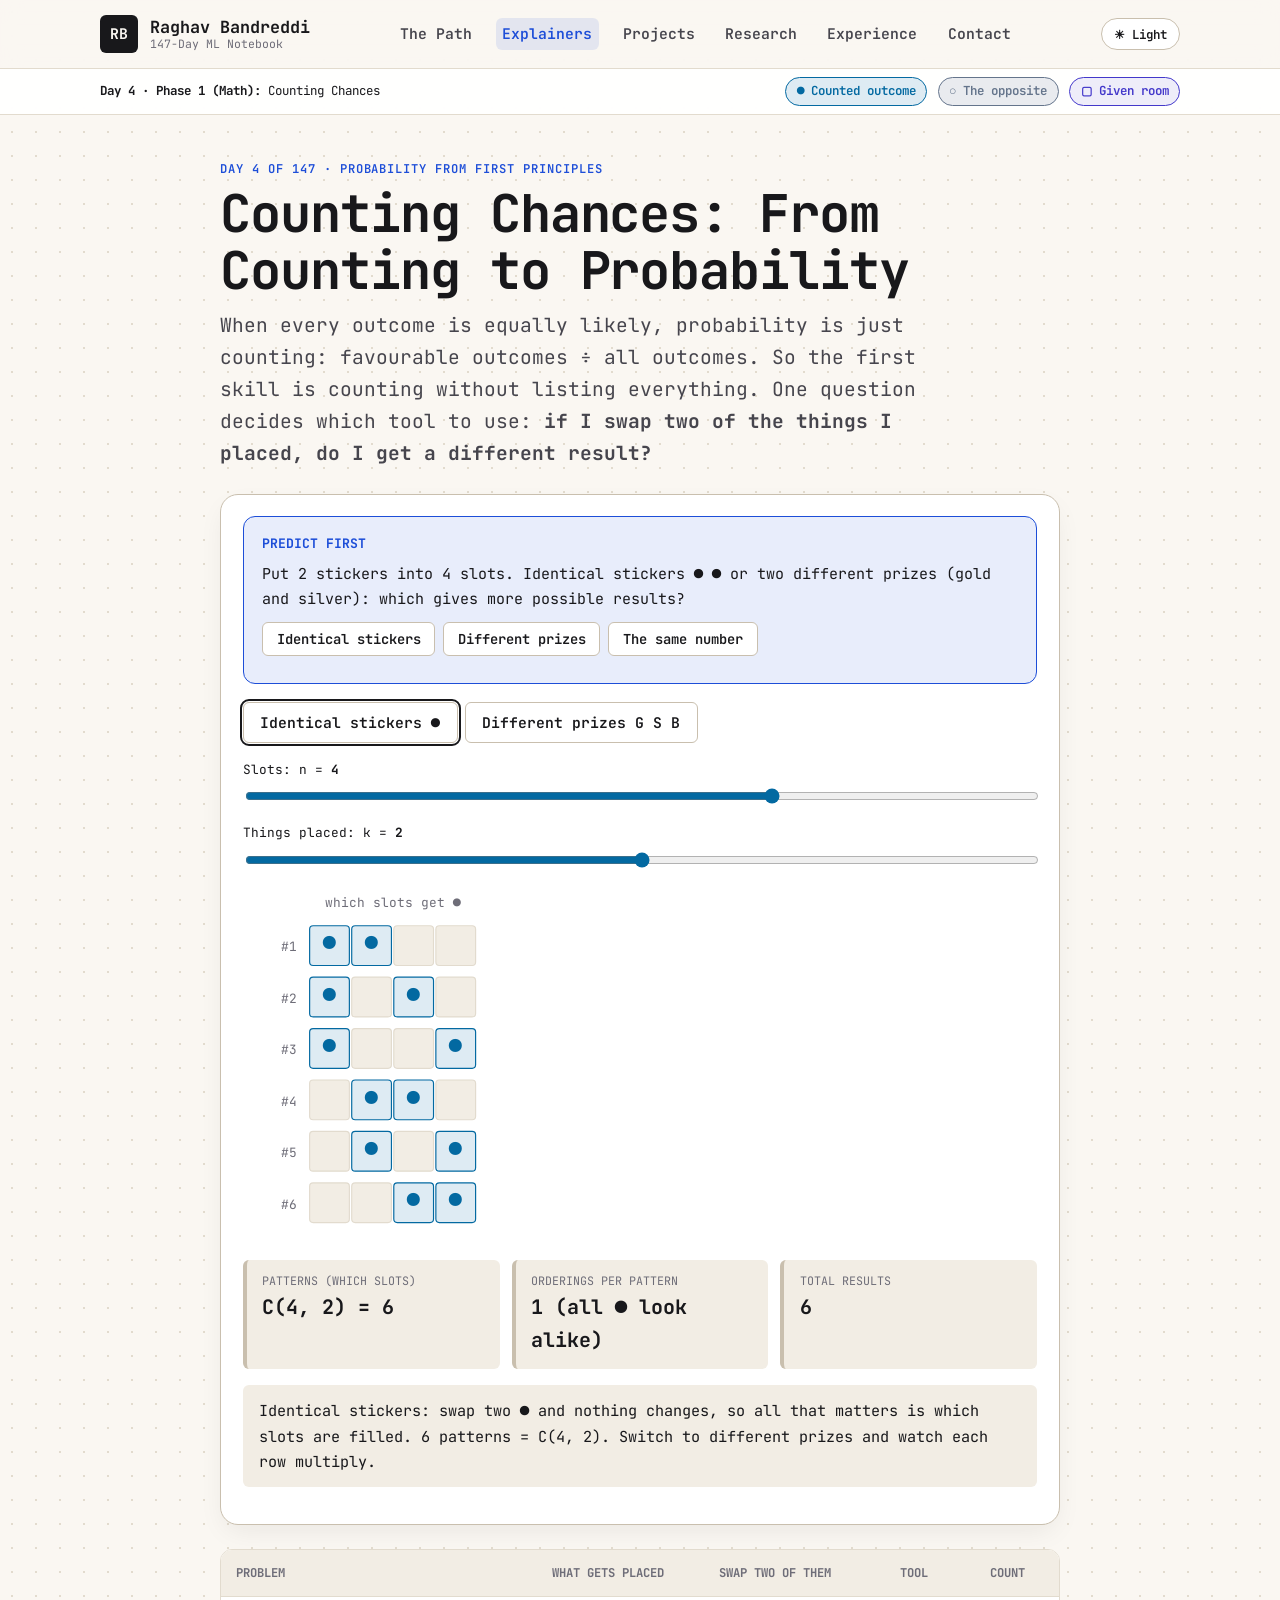
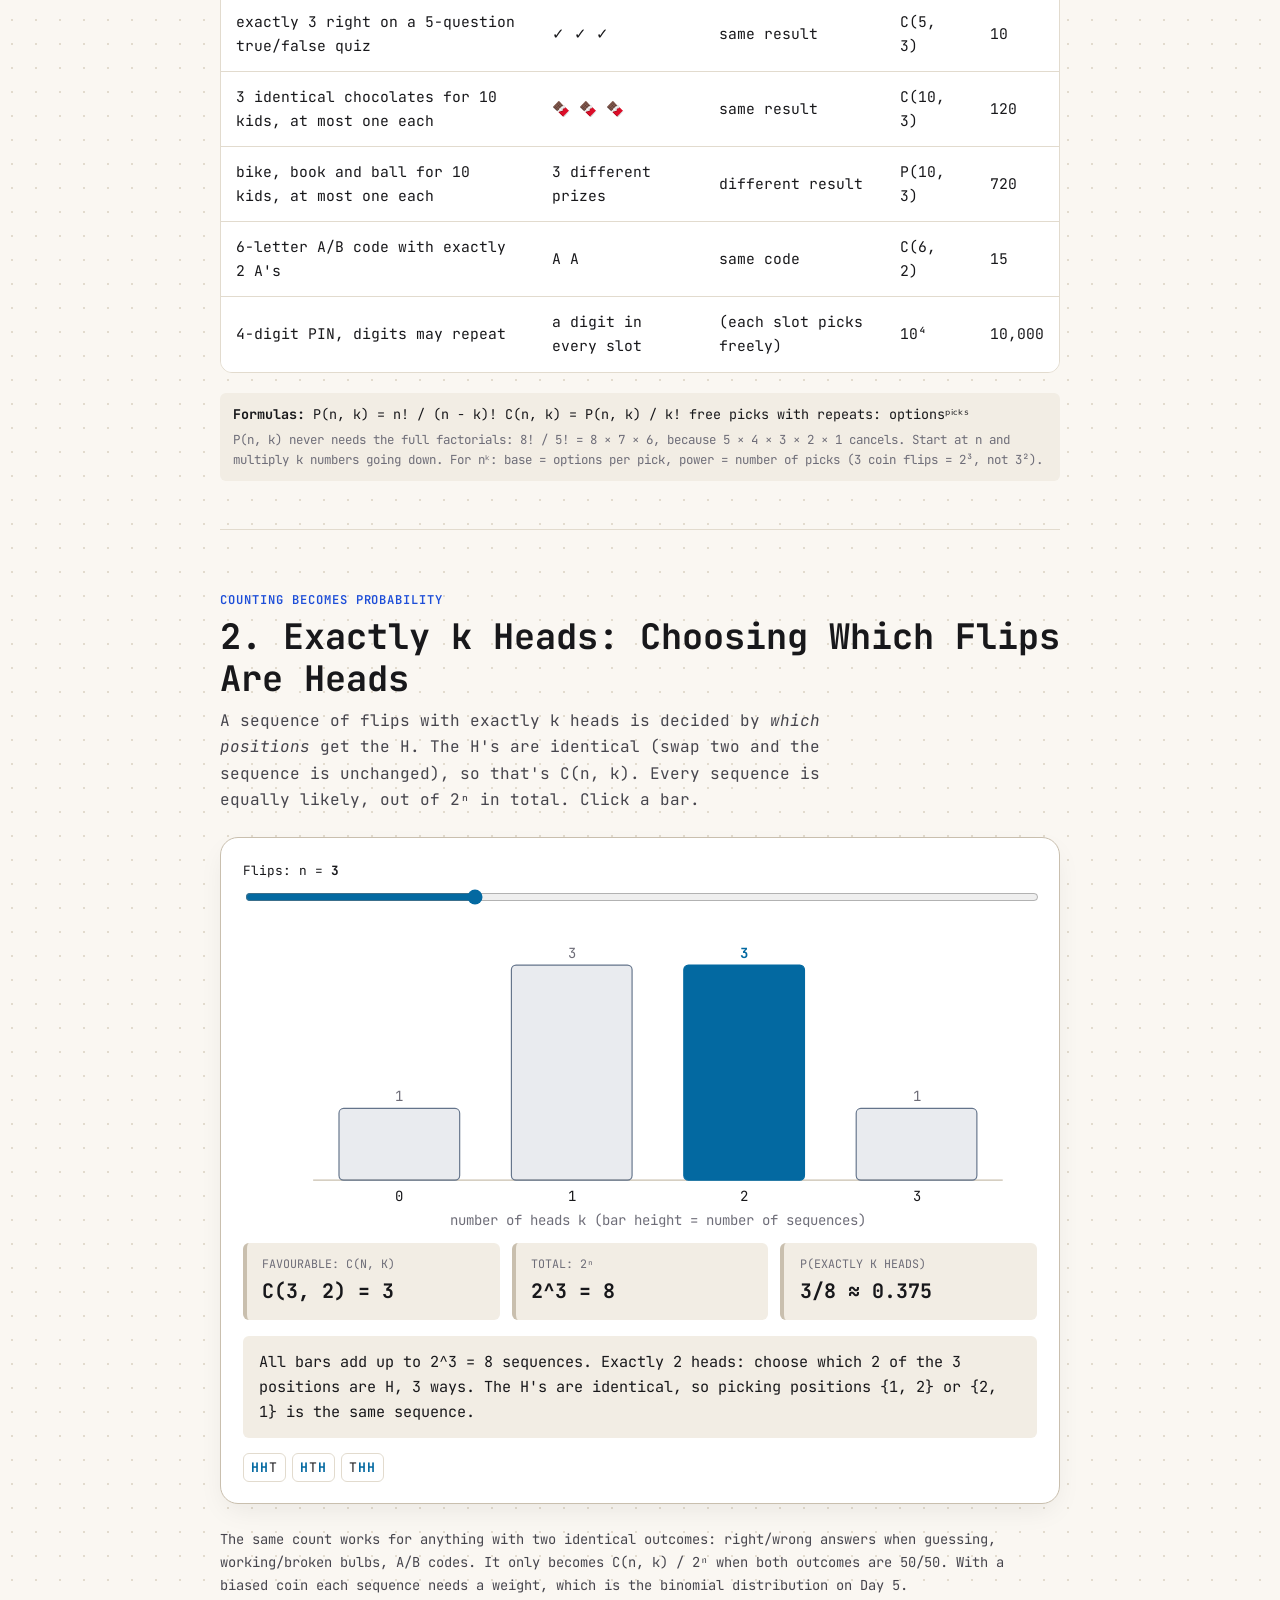
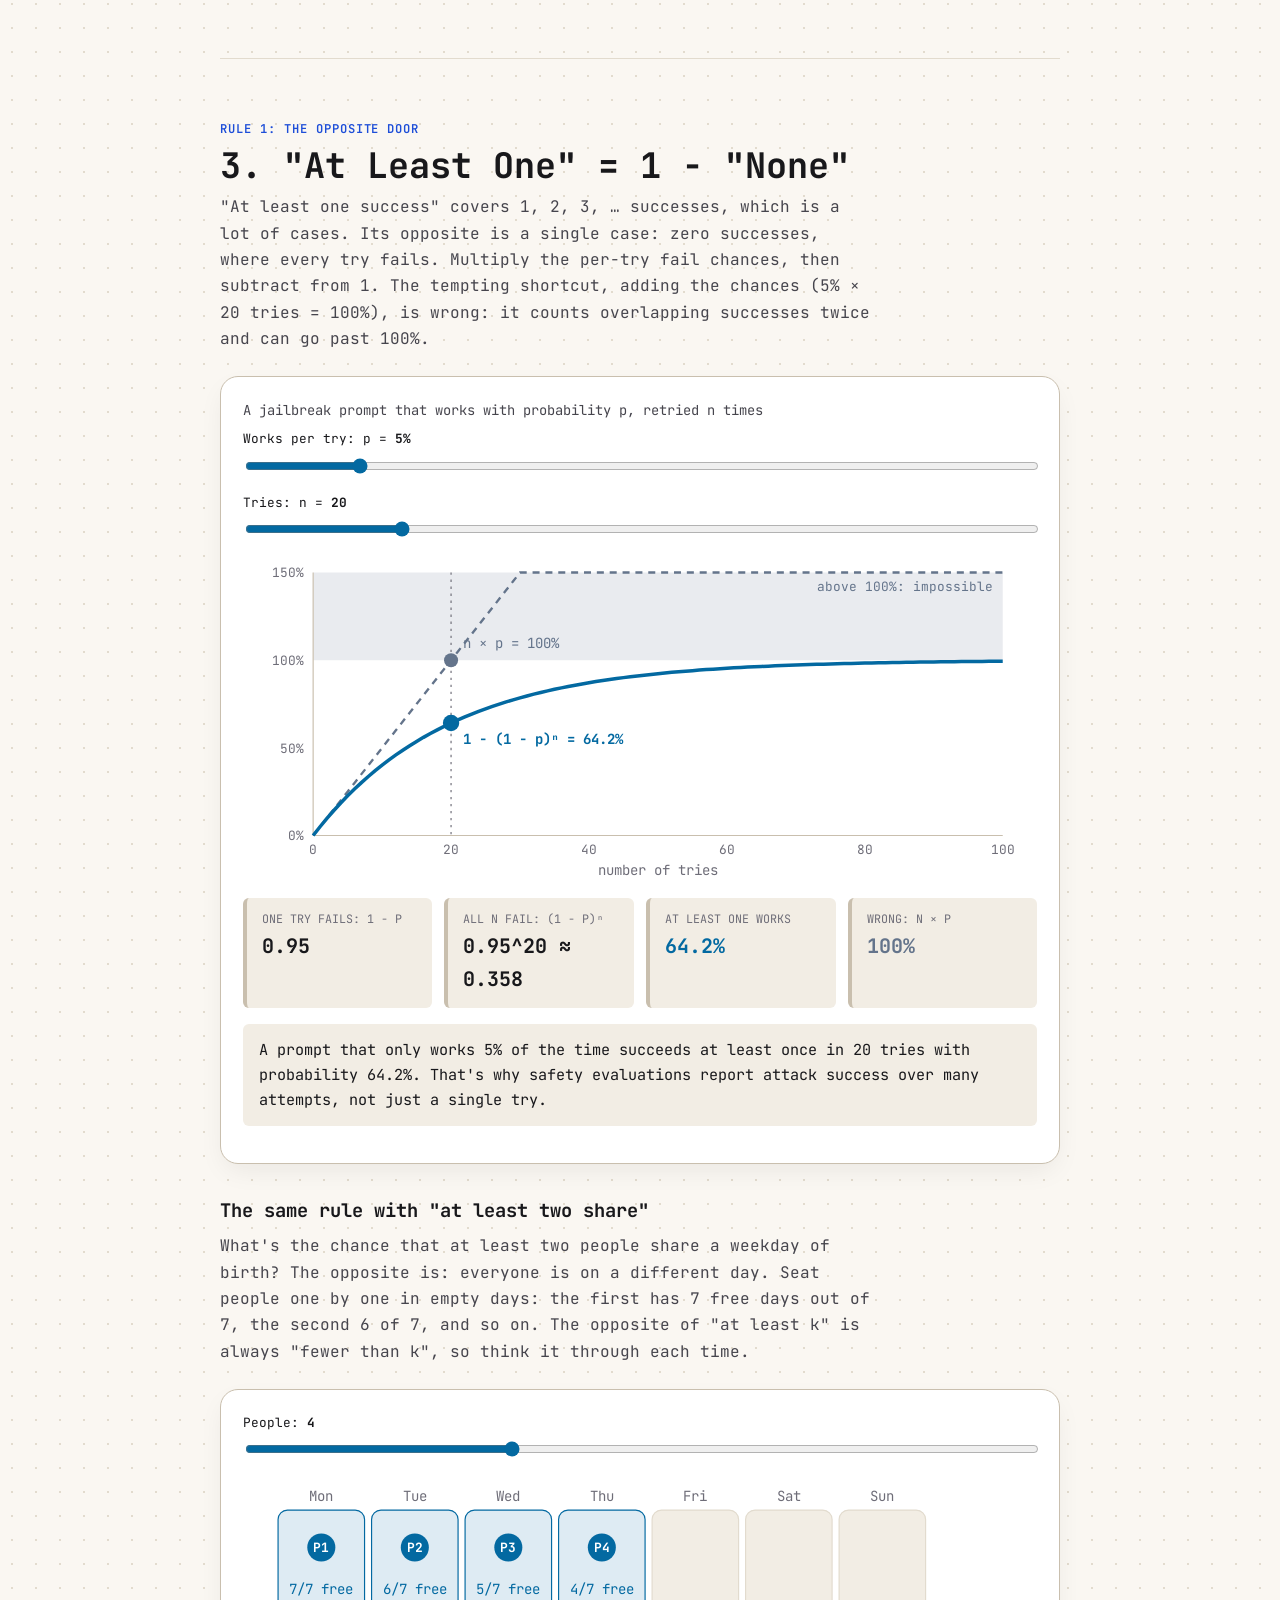
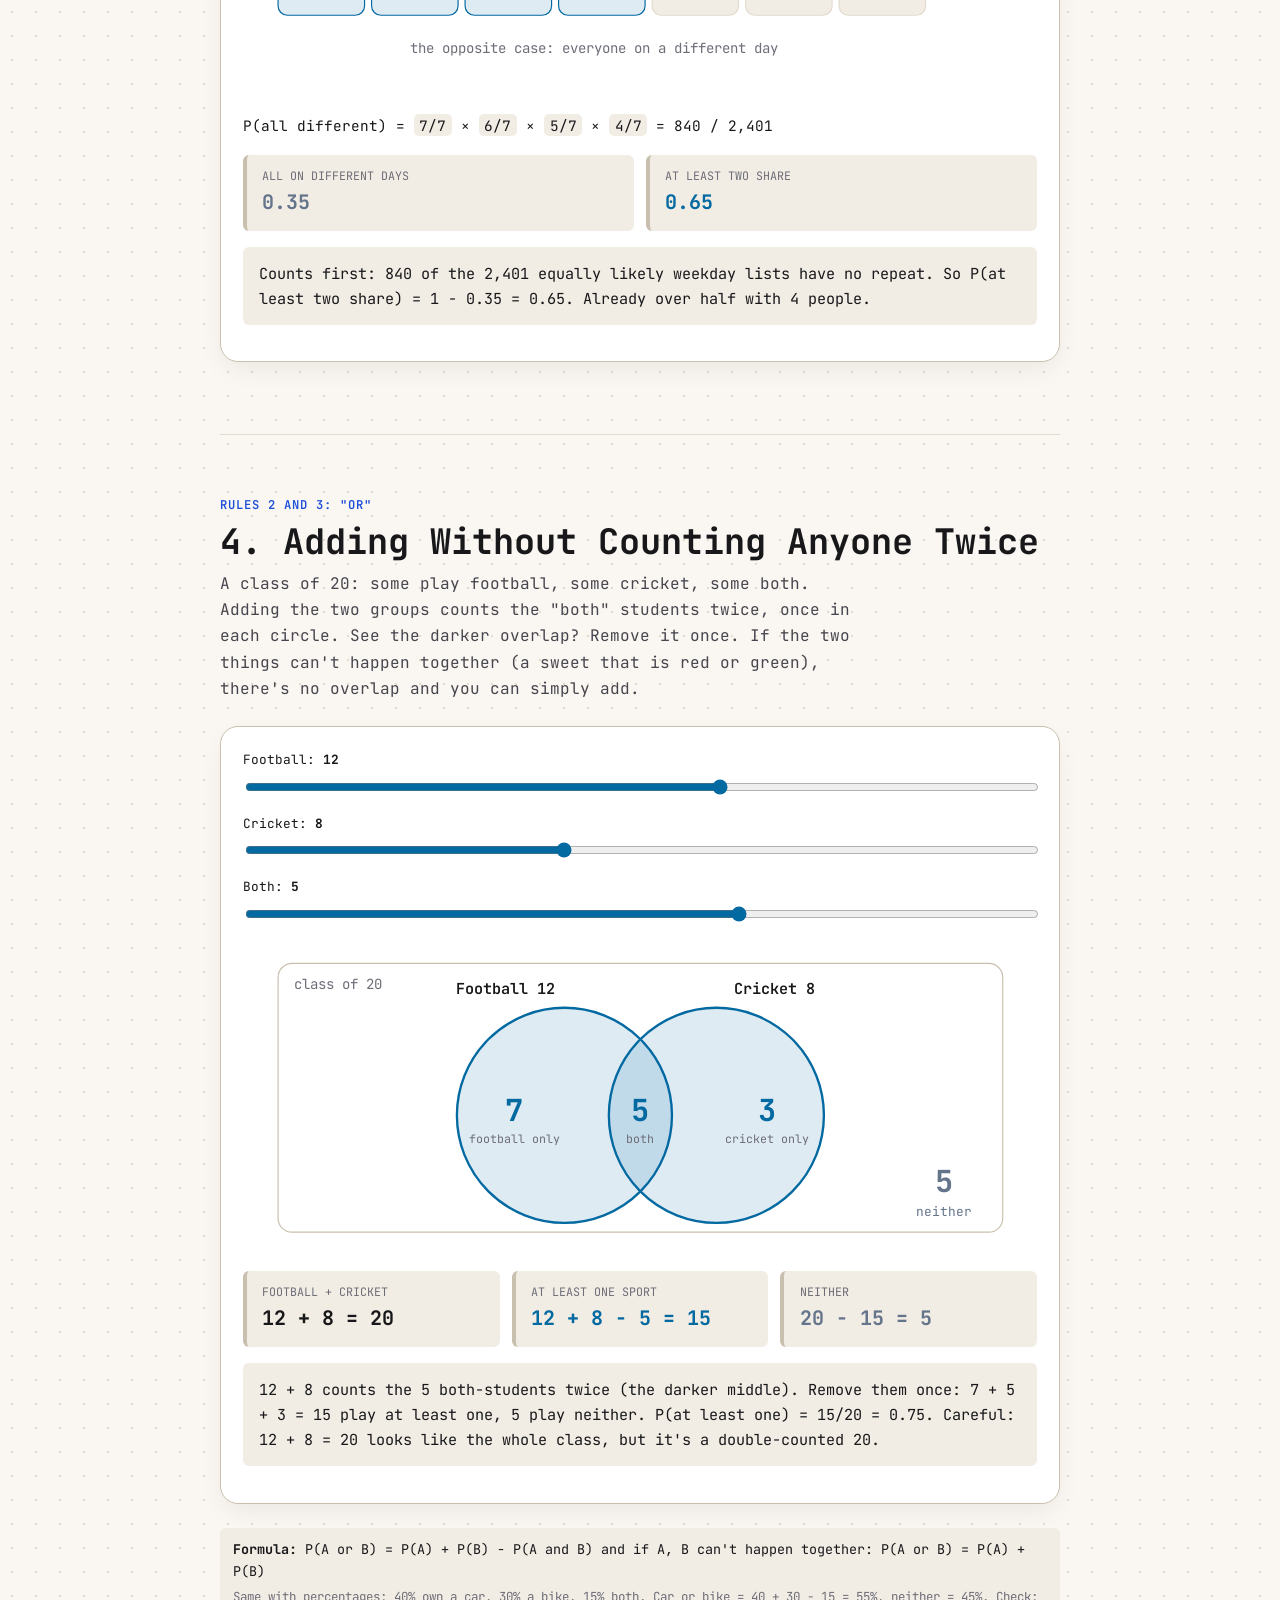
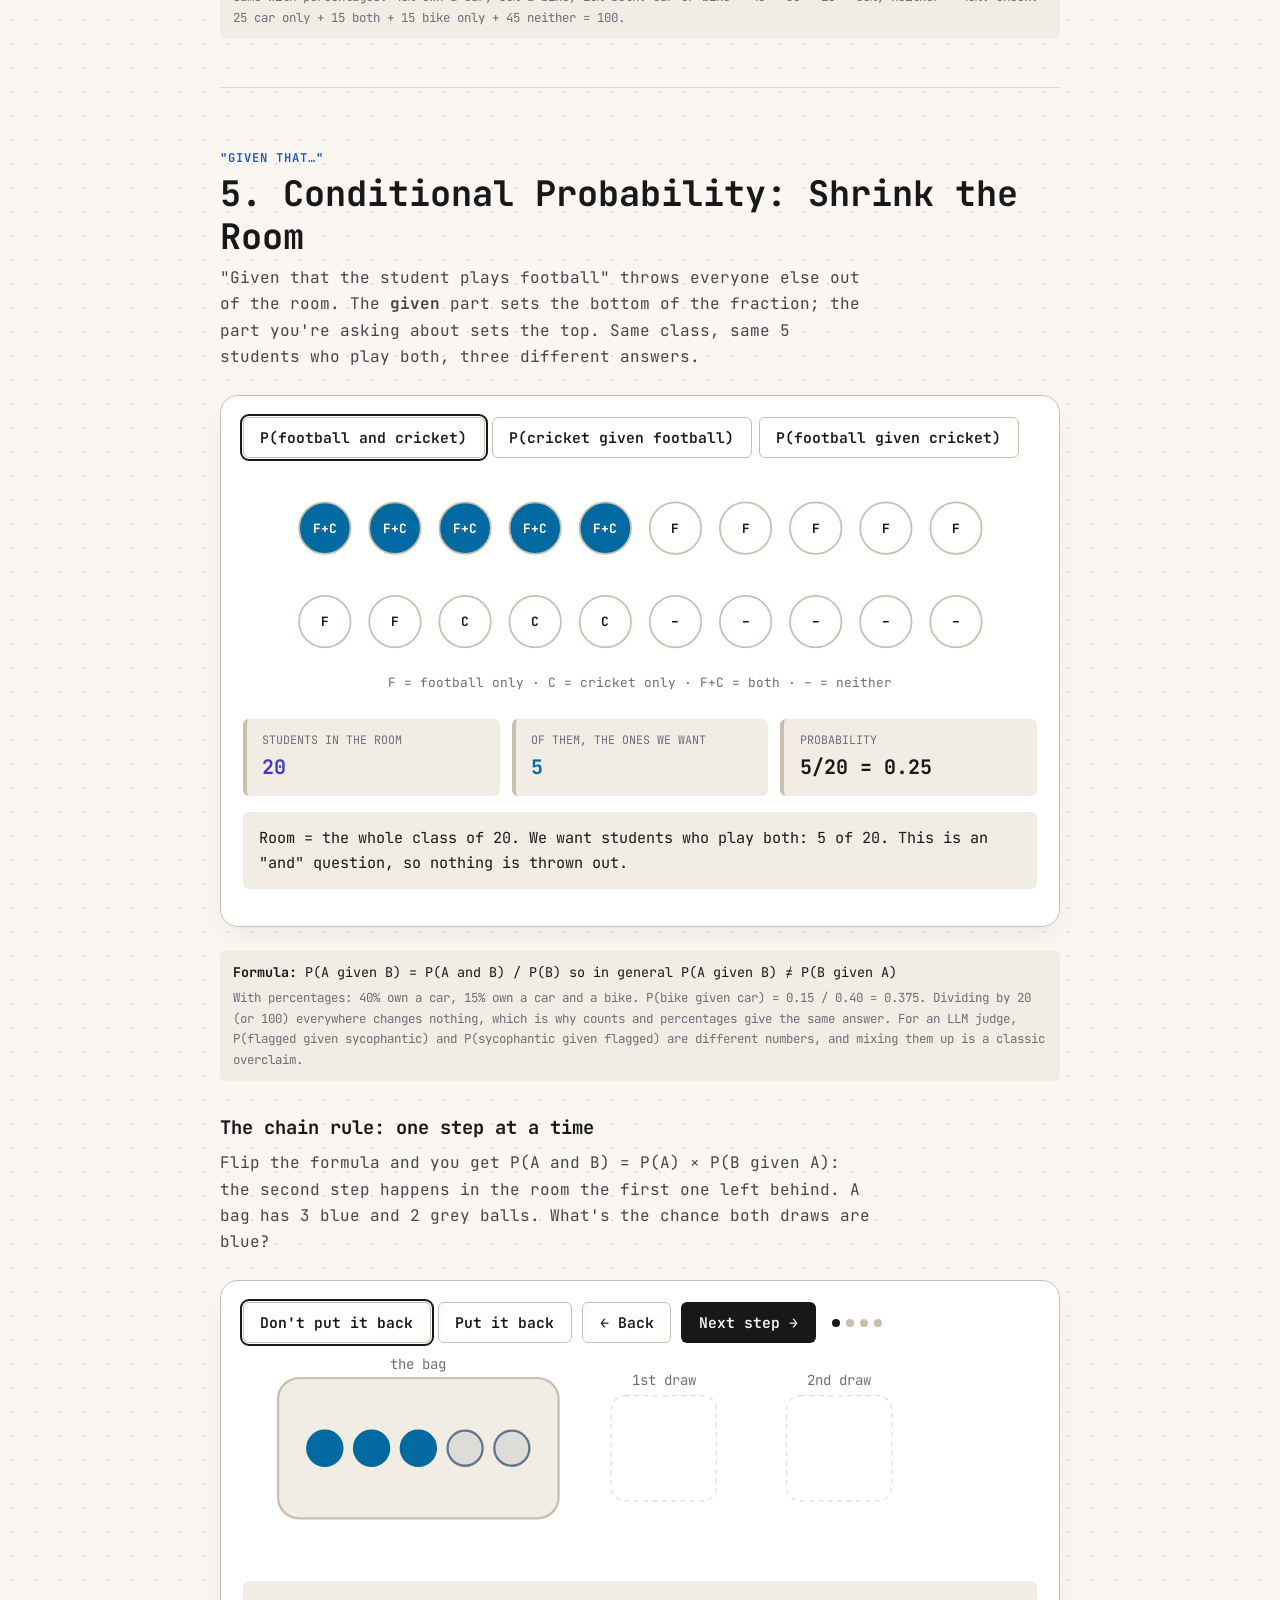
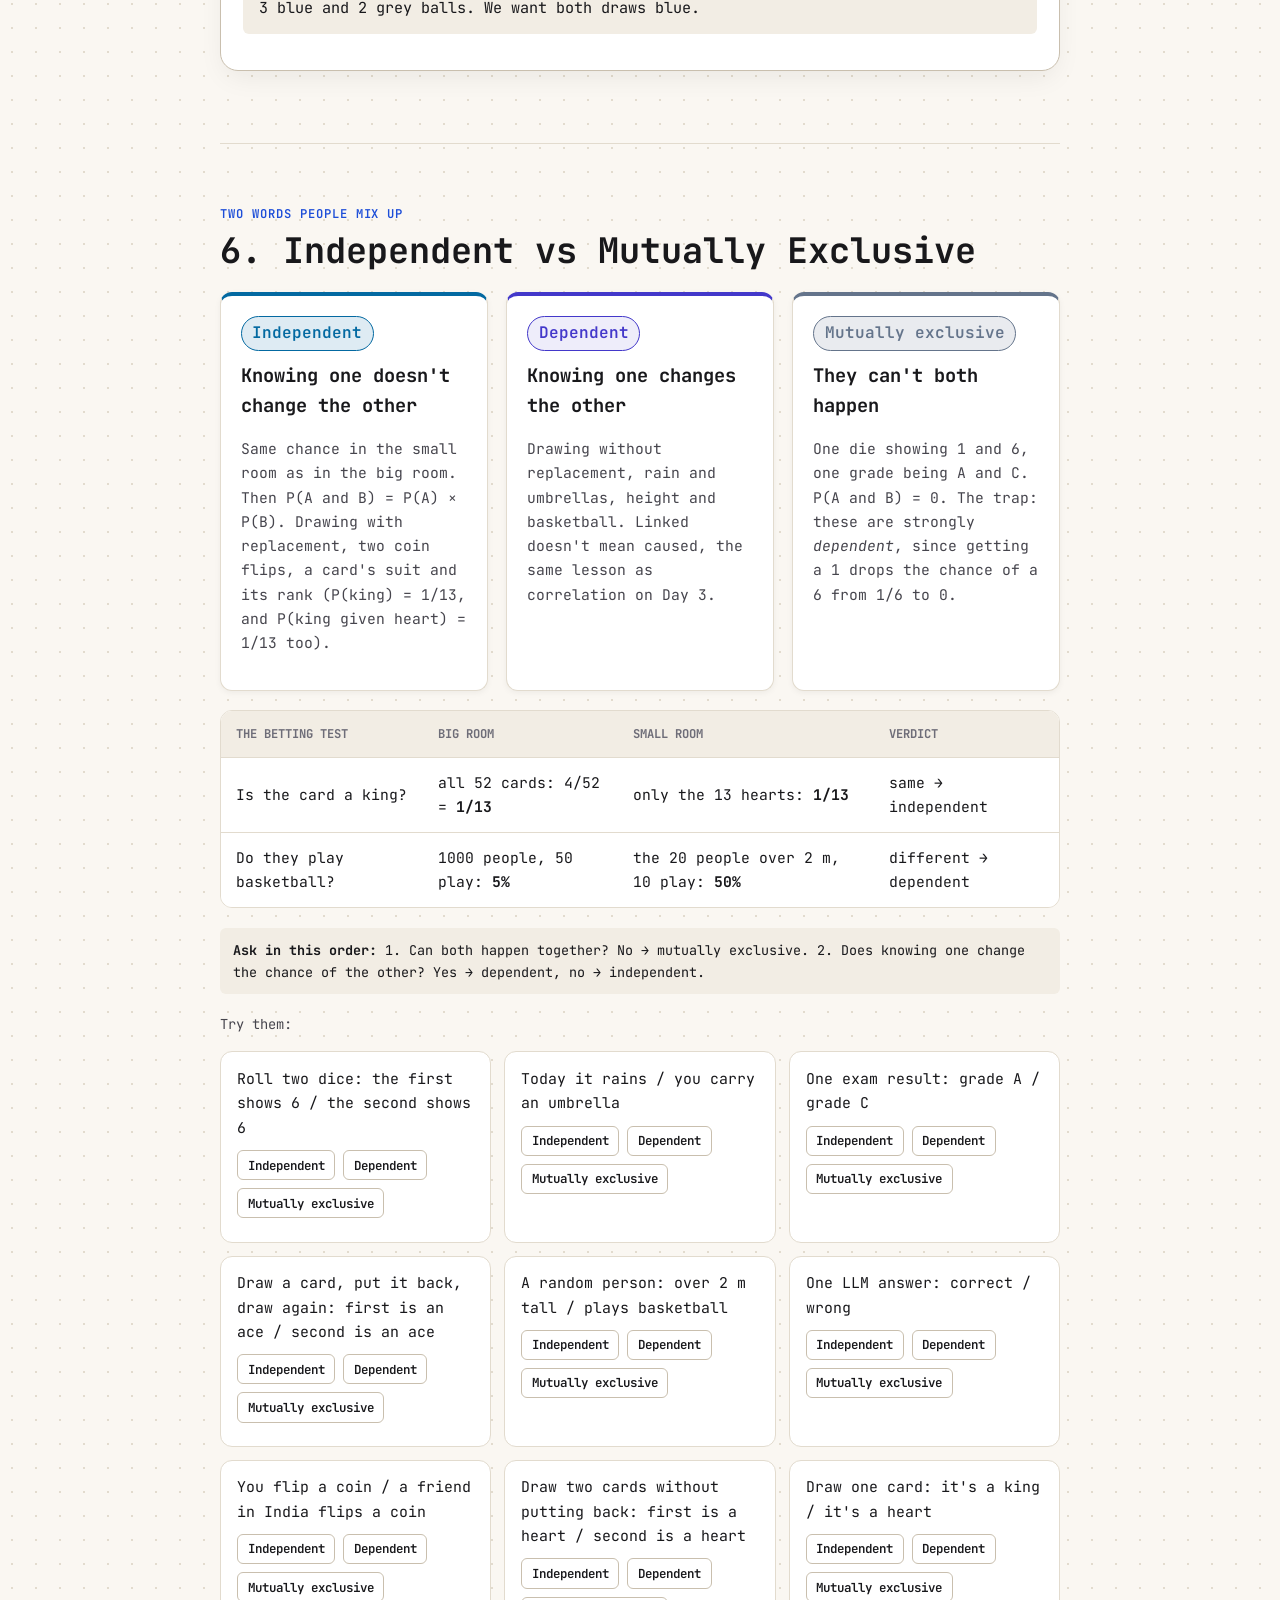
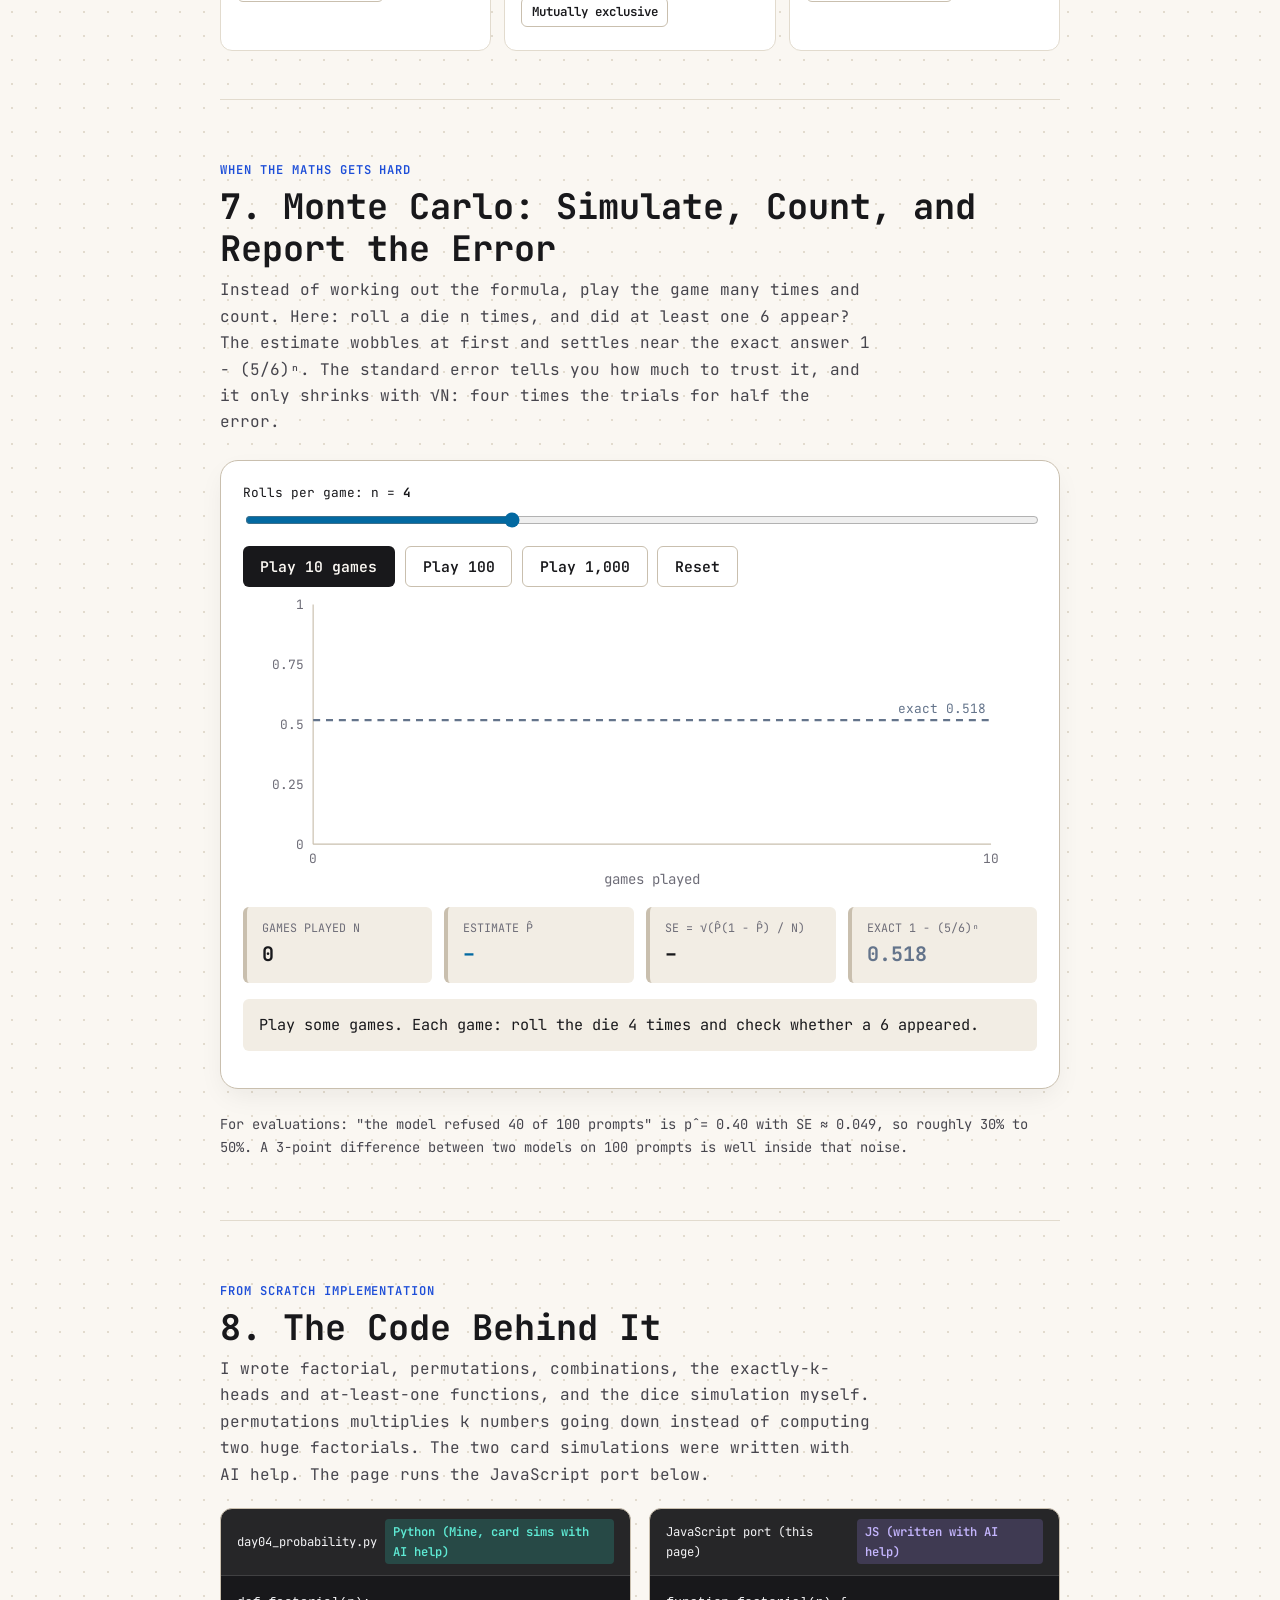
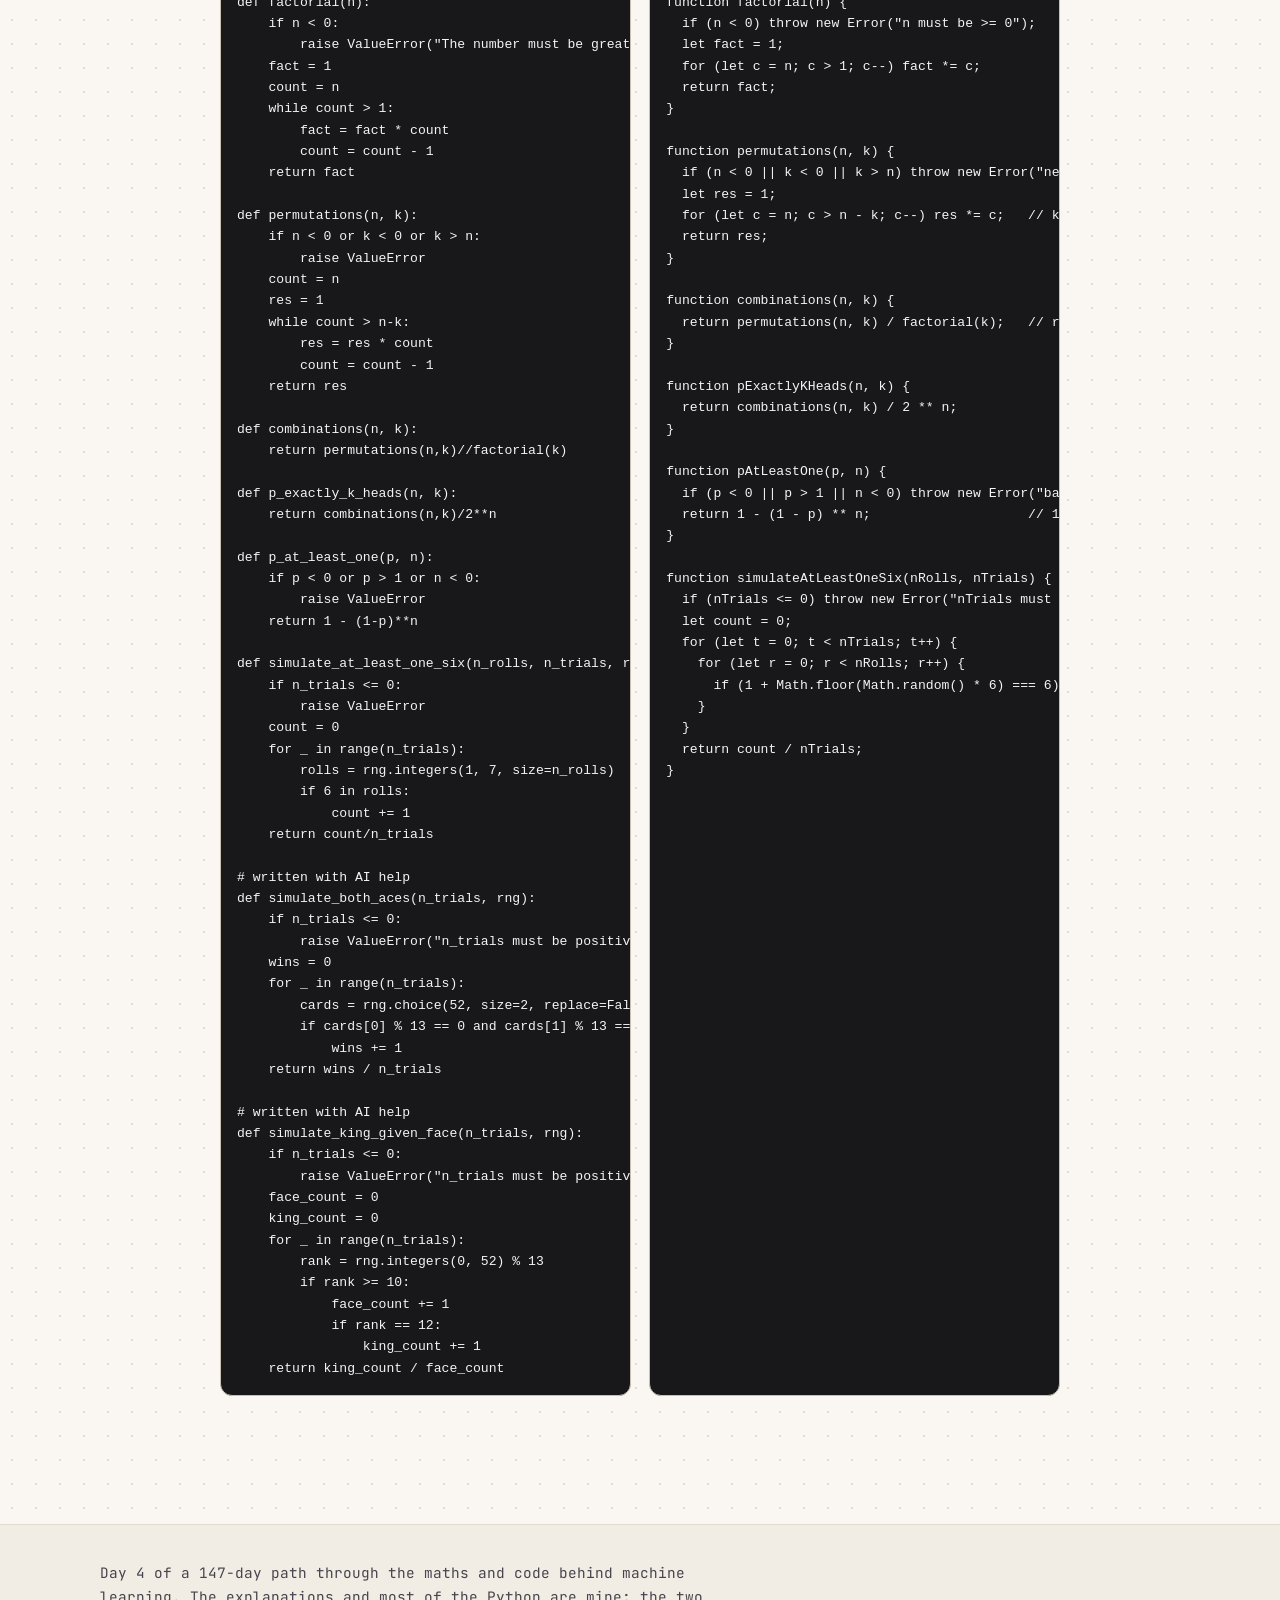
<file: learn/day04-counting-chances.html>
<!DOCTYPE html>
<html lang="en" data-theme="light">
<head>
  <meta charset="UTF-8" />
  <meta name="viewport" content="width=device-width, initial-scale=1.0" />
  <title>Day 4: Counting Chances — Combinations, Complements &amp; Conditional Probability | Raghav Bandreddi</title>
  <meta name="description" content="An interactive visual explanation of counting (permutations and combinations), the complement rule, inclusion–exclusion, conditional probability, independence and Monte Carlo simulation." />
  <link rel="preconnect" href="https://fonts.googleapis.com" />
  <link rel="preconnect" href="https://fonts.gstatic.com" crossorigin />
  <link href="https://fonts.googleapis.com/css2?family=JetBrains+Mono:wght@400;500;600&amp;display=swap" rel="stylesheet" />
  <link rel="stylesheet" href="../assets/style.css" />
  <script>
    (function () {
      try {
        var saved = localStorage.getItem("raghav-theme");
        var prefersDark = window.matchMedia && window.matchMedia("(prefers-color-scheme: dark)").matches;
        document.documentElement.setAttribute("data-theme", saved || (prefersDark ? "dark" : "light"));
      } catch (e) {}
    })();
  </script>
  <style>
    .svg-wrap { overflow-x: auto; }
    .svg-wrap svg { min-width: 520px; width: 100%; height: auto; display: block; }
    .mono { font-family: var(--font-mono); }
    .small { font-size: 0.86rem; color: var(--text-secondary); }
    .step-dots { display: inline-flex; gap: 6px; align-items: center; margin-left: 0.4rem; }
    .step-dots i { width: 8px; height: 8px; border-radius: 50%; background: var(--border-strong); display: inline-block; }
    .step-dots i.on { background: var(--text-primary); }
    .seg { display: inline-flex; flex-wrap: wrap; gap: 0.4rem; }
    .seg .btn[aria-pressed="true"] { outline: 2px solid var(--text-primary); outline-offset: 1px; }
    .chips { display: flex; flex-wrap: wrap; gap: 0.35rem; margin-top: 0.6rem; }
    .chip { font-family: var(--font-mono); font-size: 0.82rem; padding: 0.15rem 0.45rem; border-radius: 6px; border: 1px solid var(--border-subtle); background: var(--bg-surface); letter-spacing: 0.08em; }
    .chip b { color: var(--color-hit); }
    .chain { font-family: var(--font-mono); font-size: 0.9rem; line-height: 1.9; overflow-wrap: anywhere; }
    .chain .f { padding: 0.1rem 0.35rem; border-radius: 5px; background: var(--bg-secondary); }
    .chain .f.zero { background: var(--color-miss-soft); color: var(--color-miss); font-weight: 700; }
    .quiz-grid { display: grid; grid-template-columns: repeat(auto-fit, minmax(250px, 1fr)); gap: 0.8rem; margin-top: 1rem; }
    .quiz-card { padding: 0.9rem 1rem; border: 1px solid var(--border-subtle); border-radius: var(--radius-md); background: var(--bg-surface); }
    .quiz-card p.q { margin: 0 0 0.6rem; font-size: 0.93rem; }
    .quiz-card .predict-options { margin-top: 0; }
    .quiz-card .predict-btn { font-size: 0.78rem; padding: 0.35rem 0.6rem; }
    .quiz-card .fb { margin: 0.5rem 0 0; font-size: 0.85rem; color: var(--text-secondary); min-height: 1px; }
    .quiz-card .fb strong.ok { color: var(--color-hit); }
    .quiz-card .fb strong.no { color: var(--color-miss); }
    #main-content input[type="range"] { accent-color: var(--color-hit); }
  </style>
</head>
<body>
  <a class="skip-link" href="#main-content">Skip to main content</a>

  <header class="site-header">
    <div class="container header-inner">
      <a href="../index.html" class="brand" aria-label="Raghav Bandreddi home">
        <span class="brand-mark" aria-hidden="true">RB</span>
        <span class="brand-text">
          <span class="brand-name">Raghav Bandreddi</span>
          <span class="brand-sub">147-Day ML Notebook</span>
        </span>
      </a>
      <nav class="site-nav" aria-label="Primary navigation">
        <a href="../index.html#bottom-up">The Path</a>
        <a href="index.html" aria-current="page">Explainers</a>
        <a href="../index.html#projects">Projects</a>
        <a href="../index.html#research">Research</a>
        <a href="../index.html#experience">Experience</a>
        <a href="../index.html#contact">Contact</a>
      </nav>
      <div class="header-actions">
        <button type="button" id="theme-toggle" class="theme-toggle" aria-label="Toggle dark mode">
          <span class="theme-icon theme-icon-sun" aria-hidden="true">☀</span>
          <span class="theme-icon theme-icon-moon" aria-hidden="true">☾</span>
          <span class="theme-label" id="theme-label">Theme</span>
        </button>
      </div>
    </div>
  </header>

  <div class="concept-legend-bar" role="region" aria-label="Colour key for concepts">
    <div class="container concept-legend-inner">
      <span><strong>Day 4 · Phase 1 (Math):</strong> Counting Chances</span>
      <div class="concept-pills">
        <span class="concept-pill pill-hit">● Counted outcome</span>
        <span class="concept-pill pill-miss">○ The opposite</span>
        <span class="concept-pill pill-given">▢ Given room</span>
      </div>
    </div>
  </div>

  <main id="main-content" class="explainer-article">
    <div class="container-narrow">

      <!-- 1. COUNTING -->
      <section class="explainer-section" id="sec-count">
        <span class="section-kicker">Day 4 of 147 · Probability from First Principles</span>
        <h1 class="hero-title" style="margin-bottom: 0.6rem;">Counting Chances: From Counting to Probability</h1>
        <p class="hero-lead">
          When every outcome is equally likely, probability is just counting: favourable outcomes ÷ all outcomes. So the first skill is counting without listing everything. One question decides which tool to use: <strong>if I swap two of the things I placed, do I get a different result?</strong>
        </p>

        <div class="interactive-stage">
          <div class="predict-box">
            <p class="predict-title">Predict first</p>
            <p style="margin: 0; font-size: 0.94rem;">Put 2 stickers into 4 slots. Identical stickers ● ● or two different prizes (gold and silver): which gives more possible results?</p>
            <div class="predict-options" role="group" aria-label="Prediction options">
              <button type="button" class="predict-btn" data-guess="same">Identical stickers</button>
              <button type="button" class="predict-btn" data-guess="diff">Different prizes</button>
              <button type="button" class="predict-btn" data-guess="equal">The same number</button>
            </div>
            <p class="predict-feedback" id="cnt-feedback" aria-live="polite"></p>
          </div>
          <div class="stage-controls" style="margin-top: 0;">
            <div class="seg" role="group" aria-label="Sticker type">
              <button type="button" class="btn btn-secondary" id="cnt-same" aria-pressed="true">Identical stickers ●</button>
              <button type="button" class="btn btn-secondary" id="cnt-diff" aria-pressed="false">Different prizes G S B</button>
            </div>
          </div>
          <div class="slider-row"><label for="cnt-n" class="mono" style="font-size: 0.8rem;">Slots: n = <strong id="cnt-n-val"></strong></label><input type="range" id="cnt-n" min="2" max="5" step="1" value="4" /></div>
          <div class="slider-row"><label for="cnt-k" class="mono" style="font-size: 0.8rem;">Things placed: k = <strong id="cnt-k-val"></strong></label><input type="range" id="cnt-k" min="1" max="3" step="1" value="2" /></div>
          <div class="svg-wrap"><svg id="cnt-svg" viewBox="0 0 680 200" role="img" aria-label="Every way to place the stickers into the slots, one row per pattern"></svg></div>
          <div class="readout-grid" aria-live="polite">
            <div class="readout-box"><span class="readout-label">Patterns (which slots)</span><span class="readout-value" id="cnt-c"></span></div>
            <div class="readout-box"><span class="readout-label">Orderings per pattern</span><span class="readout-value" id="cnt-kf"></span></div>
            <div class="readout-box"><span class="readout-label">Total results</span><span class="readout-value" id="cnt-tot"></span></div>
          </div>
          <p class="live-narrative" id="cnt-caption" aria-live="polite"></p>
        </div>

        <div class="table-scroll">
          <table class="data-table">
            <thead><tr><th>Problem</th><th>What gets placed</th><th>Swap two of them</th><th>Tool</th><th>Count</th></tr></thead>
            <tbody>
              <tr><td>exactly 3 right on a 5-question true/false quiz</td><td>✓ ✓ ✓</td><td>same result</td><td>C(5, 3)</td><td class="mono">10</td></tr>
              <tr><td>3 identical chocolates for 10 kids, at most one each</td><td>🍫 🍫 🍫</td><td>same result</td><td>C(10, 3)</td><td class="mono">120</td></tr>
              <tr><td>bike, book and ball for 10 kids, at most one each</td><td>3 different prizes</td><td>different result</td><td>P(10, 3)</td><td class="mono">720</td></tr>
              <tr><td>6-letter A/B code with exactly 2 A's</td><td>A A</td><td>same code</td><td>C(6, 2)</td><td class="mono">15</td></tr>
              <tr><td>4-digit PIN, digits may repeat</td><td>a digit in every slot</td><td>(each slot picks freely)</td><td>10⁴</td><td class="mono">10,000</td></tr>
            </tbody>
          </table>
        </div>
        <div class="formula-callout">
          <div><strong>Formulas:</strong> P(n, k) = n! / (n − k)!    C(n, k) = P(n, k) / k!    free picks with repeats: optionsᵖⁱᶜᵏˢ</div>
          <div style="font-size: 0.78rem; color: var(--text-muted); margin-top: 0.3rem;">P(n, k) never needs the full factorials: 8! / 5! = 8 × 7 × 6, because 5 × 4 × 3 × 2 × 1 cancels. Start at n and multiply k numbers going down. For nᵏ: base = options per pick, power = number of picks (3 coin flips = 2³, not 3²).</div>
        </div>
      </section>

      <!-- 2. EXACTLY K HEADS -->
      <section class="explainer-section" id="sec-heads">
        <span class="section-kicker">Counting Becomes Probability</span>
        <h2 class="section-title">2. Exactly k Heads: Choosing Which Flips Are Heads</h2>
        <p class="section-subtitle">
          A sequence of flips with exactly k heads is decided by <em>which positions</em> get the H. The H's are identical (swap two and the sequence is unchanged), so that's C(n, k). Every sequence is equally likely, out of 2ⁿ in total. Click a bar.
        </p>
        <div class="interactive-stage">
          <div class="slider-row" style="margin-top: 0;"><label for="hd-n" class="mono" style="font-size: 0.8rem;">Flips: n = <strong id="hd-n-val"></strong></label><input type="range" id="hd-n" min="1" max="8" step="1" value="3" /></div>
          <div class="svg-wrap"><svg id="hd-svg" viewBox="0 0 680 260" role="img" aria-label="Bar chart of how many sequences have each number of heads"></svg></div>
          <div class="readout-grid" aria-live="polite">
            <div class="readout-box"><span class="readout-label">Favourable: C(n, k)</span><span class="readout-value" id="hd-fav"></span></div>
            <div class="readout-box"><span class="readout-label">Total: 2ⁿ</span><span class="readout-value" id="hd-tot"></span></div>
            <div class="readout-box"><span class="readout-label">P(exactly k heads)</span><span class="readout-value" id="hd-p"></span></div>
          </div>
          <p class="live-narrative" id="hd-caption" aria-live="polite"></p>
          <div class="chips" id="hd-chips"></div>
        </div>
        <p class="small">The same count works for anything with two identical outcomes: right/wrong answers when guessing, working/broken bulbs, A/B codes. It only becomes C(n, k) / 2ⁿ when both outcomes are 50/50. With a biased coin each sequence needs a weight, which is the binomial distribution on Day 5.</p>
      </section>

      <!-- 3. COMPLEMENT -->
      <section class="explainer-section" id="sec-comp">
        <span class="section-kicker">Rule 1: The Opposite Door</span>
        <h2 class="section-title">3. "At Least One" = 1 − "None"</h2>
        <p class="section-subtitle">
          "At least one success" covers 1, 2, 3, … successes, which is a lot of cases. Its opposite is a single case: zero successes, where every try fails. Multiply the per-try fail chances, then subtract from 1. The tempting shortcut, adding the chances (5% × 20 tries = 100%), is wrong: it counts overlapping successes twice and can go past 100%.
        </p>
        <div class="interactive-stage">
          <p class="panel-title mono small" style="margin: 0 0 0.4rem;">A jailbreak prompt that works with probability p, retried n times</p>
          <div class="slider-row" style="margin-top: 0;"><label for="jb-p" class="mono" style="font-size: 0.8rem;">Works per try: p = <strong id="jb-p-val"></strong></label><input type="range" id="jb-p" min="1" max="30" step="1" value="5" /></div>
          <div class="slider-row"><label for="jb-n" class="mono" style="font-size: 0.8rem;">Tries: n = <strong id="jb-n-val"></strong></label><input type="range" id="jb-n" min="1" max="100" step="1" value="20" /></div>
          <div class="svg-wrap"><svg id="jb-svg" viewBox="0 0 680 280" role="img" aria-label="Chance of at least one success versus number of tries, compared with the wrong added-up line"></svg></div>
          <div class="readout-grid" aria-live="polite">
            <div class="readout-box"><span class="readout-label">One try fails: 1 − p</span><span class="readout-value" id="jb-fail"></span></div>
            <div class="readout-box"><span class="readout-label">All n fail: (1 − p)ⁿ</span><span class="readout-value" id="jb-none"></span></div>
            <div class="readout-box"><span class="readout-label">At least one works</span><span class="readout-value" id="jb-one" style="color: var(--color-hit);"></span></div>
            <div class="readout-box"><span class="readout-label">Wrong: n × p</span><span class="readout-value" id="jb-naive" style="color: var(--color-miss);"></span></div>
          </div>
          <p class="live-narrative" id="jb-caption" aria-live="polite"></p>
        </div>

        <h3 style="font-family: var(--font-serif); margin: 2rem 0 0.4rem;">The same rule with "at least two share"</h3>
        <p class="section-subtitle">
          What's the chance that at least two people share a weekday of birth? The opposite is: everyone is on a different day. Seat people one by one in empty days: the first has 7 free days out of 7, the second 6 of 7, and so on. The opposite of "at least k" is always "fewer than k", so think it through each time.
        </p>
        <div class="interactive-stage">
          <div class="slider-row" style="margin-top: 0;"><label for="wd-n" class="mono" style="font-size: 0.8rem;">People: <strong id="wd-n-val"></strong></label><input type="range" id="wd-n" min="1" max="10" step="1" value="4" /></div>
          <div class="svg-wrap"><svg id="wd-svg" viewBox="0 0 680 190" role="img" aria-label="Seven weekday rooms with people seated in different rooms"></svg></div>
          <p class="chain" id="wd-chain"></p>
          <div class="readout-grid" aria-live="polite">
            <div class="readout-box"><span class="readout-label">All on different days</span><span class="readout-value" id="wd-diff" style="color: var(--color-miss);"></span></div>
            <div class="readout-box"><span class="readout-label">At least two share</span><span class="readout-value" id="wd-share" style="color: var(--color-hit);"></span></div>
          </div>
          <p class="live-narrative" id="wd-caption" aria-live="polite"></p>
        </div>
      </section>

      <!-- 4. OVERLAP -->
      <section class="explainer-section" id="sec-or">
        <span class="section-kicker">Rules 2 and 3: "Or"</span>
        <h2 class="section-title">4. Adding Without Counting Anyone Twice</h2>
        <p class="section-subtitle">
          A class of 20: some play football, some cricket, some both. Adding the two groups counts the "both" students twice, once in each circle. See the darker overlap? Remove it once. If the two things can't happen together (a sweet that is red or green), there's no overlap and you can simply add.
        </p>
        <div class="interactive-stage">
          <div class="slider-row" style="margin-top: 0;"><label for="vn-f" class="mono" style="font-size: 0.8rem;">Football: <strong id="vn-f-val"></strong></label><input type="range" id="vn-f" min="0" max="20" step="1" value="12" /></div>
          <div class="slider-row"><label for="vn-c" class="mono" style="font-size: 0.8rem;">Cricket: <strong id="vn-c-val"></strong></label><input type="range" id="vn-c" min="0" max="20" step="1" value="8" /></div>
          <div class="slider-row"><label for="vn-b" class="mono" style="font-size: 0.8rem;">Both: <strong id="vn-b-val"></strong></label><input type="range" id="vn-b" min="0" max="8" step="1" value="5" /></div>
          <div class="svg-wrap"><svg id="vn-svg" viewBox="0 0 680 270" role="img" aria-label="Two overlapping circles for football and cricket inside a box for the class"></svg></div>
          <div class="readout-grid" aria-live="polite">
            <div class="readout-box"><span class="readout-label">Football + cricket</span><span class="readout-value" id="vn-sum"></span></div>
            <div class="readout-box"><span class="readout-label">At least one sport</span><span class="readout-value" id="vn-or" style="color: var(--color-hit);"></span></div>
            <div class="readout-box"><span class="readout-label">Neither</span><span class="readout-value" id="vn-nei" style="color: var(--color-miss);"></span></div>
          </div>
          <p class="live-narrative" id="vn-caption" aria-live="polite"></p>
        </div>
        <div class="formula-callout">
          <div><strong>Formula:</strong> P(A or B) = P(A) + P(B) − P(A and B)    and if A, B can't happen together: P(A or B) = P(A) + P(B)</div>
          <div style="font-size: 0.78rem; color: var(--text-muted); margin-top: 0.3rem;">Same with percentages: 40% own a car, 30% a bike, 15% both. Car or bike = 40 + 30 − 15 = 55%, neither = 45%. Check: 25 car only + 15 both + 15 bike only + 45 neither = 100.</div>
        </div>
      </section>

      <!-- 5. CONDITIONAL -->
      <section class="explainer-section" id="sec-given">
        <span class="section-kicker">"Given That…"</span>
        <h2 class="section-title">5. Conditional Probability: Shrink the Room</h2>
        <p class="section-subtitle">
          "Given that the student plays football" throws everyone else out of the room. The <strong>given</strong> part sets the bottom of the fraction; the part you're asking about sets the top. Same class, same 5 students who play both, three different answers.
        </p>
        <div class="interactive-stage">
          <div class="stage-controls" style="margin-top: 0;">
            <div class="seg" role="group" aria-label="Choose the room">
              <button type="button" class="btn btn-secondary" data-room="all" aria-pressed="true">P(football and cricket)</button>
              <button type="button" class="btn btn-secondary" data-room="foot" aria-pressed="false">P(cricket given football)</button>
              <button type="button" class="btn btn-secondary" data-room="cric" aria-pressed="false">P(football given cricket)</button>
            </div>
          </div>
          <div class="svg-wrap"><svg id="rm-svg" viewBox="0 0 680 210" role="img" aria-label="Twenty students, with the students outside the chosen room faded"></svg></div>
          <div class="readout-grid" aria-live="polite">
            <div class="readout-box"><span class="readout-label">Students in the room</span><span class="readout-value" id="rm-room" style="color: var(--color-given);"></span></div>
            <div class="readout-box"><span class="readout-label">Of them, the ones we want</span><span class="readout-value" id="rm-fav" style="color: var(--color-hit);"></span></div>
            <div class="readout-box"><span class="readout-label">Probability</span><span class="readout-value" id="rm-p"></span></div>
          </div>
          <p class="live-narrative" id="rm-caption" aria-live="polite"></p>
        </div>
        <div class="formula-callout">
          <div><strong>Formula:</strong> P(A given B) = P(A and B) / P(B)    so in general P(A given B) ≠ P(B given A)</div>
          <div style="font-size: 0.78rem; color: var(--text-muted); margin-top: 0.3rem;">With percentages: 40% own a car, 15% own a car and a bike. P(bike given car) = 0.15 / 0.40 = 0.375. Dividing by 20 (or 100) everywhere changes nothing, which is why counts and percentages give the same answer. For an LLM judge, P(flagged given sycophantic) and P(sycophantic given flagged) are different numbers, and mixing them up is a classic overclaim.</div>
        </div>

        <h3 style="font-family: var(--font-serif); margin: 2rem 0 0.4rem;">The chain rule: one step at a time</h3>
        <p class="section-subtitle">
          Flip the formula and you get P(A and B) = P(A) × P(B given A): the second step happens in the room the first one left behind. A bag has 3 blue and 2 grey balls. What's the chance both draws are blue?
        </p>
        <div class="interactive-stage">
          <div class="stage-controls" style="margin-top: 0;">
            <div class="seg" role="group" aria-label="Put the first ball back?">
              <button type="button" class="btn btn-secondary" id="bag-keep" aria-pressed="true">Don't put it back</button>
              <button type="button" class="btn btn-secondary" id="bag-back" aria-pressed="false">Put it back</button>
            </div>
            <button type="button" class="btn btn-secondary" id="bag-prev">← Back</button>
            <button type="button" class="btn btn-primary" id="bag-next">Next step →</button>
            <span class="step-dots" id="bag-dots" aria-hidden="true"></span>
          </div>
          <div class="svg-wrap"><svg id="bag-svg" viewBox="0 0 680 190" role="img" aria-label="A bag of balls and the two draws"></svg></div>
          <p class="live-narrative" id="bag-caption" aria-live="polite"></p>
        </div>
      </section>

      <!-- 6. INDEPENDENT VS EXCLUSIVE -->
      <section class="explainer-section" id="sec-indep">
        <span class="section-kicker">Two Words People Mix Up</span>
        <h2 class="section-title">6. Independent vs Mutually Exclusive</h2>
        <div class="trio-cards">
          <div class="concept-card concept-card-hit">
            <span class="concept-pill pill-hit" style="margin-bottom: 0.6rem;">Independent</span>
            <h3 style="margin: 0 0 0.4rem; font-family: var(--font-serif);">Knowing one doesn't change the other</h3>
            <p style="font-size: 0.92rem; color: var(--text-secondary);">Same chance in the small room as in the big room. Then P(A and B) = P(A) × P(B). Drawing with replacement, two coin flips, a card's suit and its rank (P(king) = 1/13, and P(king given heart) = 1/13 too).</p>
          </div>
          <div class="concept-card concept-card-given">
            <span class="concept-pill pill-given" style="margin-bottom: 0.6rem;">Dependent</span>
            <h3 style="margin: 0 0 0.4rem; font-family: var(--font-serif);">Knowing one changes the other</h3>
            <p style="font-size: 0.92rem; color: var(--text-secondary);">Drawing without replacement, rain and umbrellas, height and basketball. Linked doesn't mean caused, the same lesson as correlation on Day 3.</p>
          </div>
          <div class="concept-card concept-card-miss">
            <span class="concept-pill pill-miss" style="margin-bottom: 0.6rem;">Mutually exclusive</span>
            <h3 style="margin: 0 0 0.4rem; font-family: var(--font-serif);">They can't both happen</h3>
            <p style="font-size: 0.92rem; color: var(--text-secondary);">One die showing 1 and 6, one grade being A and C. P(A and B) = 0. The trap: these are strongly <em>dependent</em>, since getting a 1 drops the chance of a 6 from 1/6 to 0.</p>
          </div>
        </div>

        <div class="table-scroll" style="margin-top: 1.2rem;">
          <table class="data-table">
            <thead><tr><th>The betting test</th><th>Big room</th><th>Small room</th><th>Verdict</th></tr></thead>
            <tbody>
              <tr><td>Is the card a king?</td><td>all 52 cards: 4/52 = <strong>1/13</strong></td><td>only the 13 hearts: <strong>1/13</strong></td><td>same → independent</td></tr>
              <tr><td>Do they play basketball?</td><td>1000 people, 50 play: <strong>5%</strong></td><td>the 20 people over 2 m, 10 play: <strong>50%</strong></td><td>different → dependent</td></tr>
            </tbody>
          </table>
        </div>

        <div class="formula-callout">
          <div><strong>Ask in this order:</strong> 1. Can both happen together? No → mutually exclusive.    2. Does knowing one change the chance of the other? Yes → dependent, no → independent.</div>
        </div>

        <p class="small" style="margin-top: 1.2rem;">Try them:</p>
        <div class="quiz-grid" id="quiz"></div>
      </section>

      <!-- 7. MONTE CARLO -->
      <section class="explainer-section" id="sec-mc">
        <span class="section-kicker">When the Maths Gets Hard</span>
        <h2 class="section-title">7. Monte Carlo: Simulate, Count, and Report the Error</h2>
        <p class="section-subtitle">
          Instead of working out the formula, play the game many times and count. Here: roll a die n times, and did at least one 6 appear? The estimate wobbles at first and settles near the exact answer 1 − (5/6)ⁿ. The standard error tells you how much to trust it, and it only shrinks with √N: four times the trials for half the error.
        </p>
        <div class="interactive-stage">
          <div class="slider-row" style="margin-top: 0;"><label for="mc-n" class="mono" style="font-size: 0.8rem;">Rolls per game: n = <strong id="mc-n-val"></strong></label><input type="range" id="mc-n" min="1" max="10" step="1" value="4" /></div>
          <div class="stage-controls">
            <button type="button" class="btn btn-primary" id="mc-10">Play 10 games</button>
            <button type="button" class="btn btn-secondary" id="mc-100">Play 100</button>
            <button type="button" class="btn btn-secondary" id="mc-1000">Play 1,000</button>
            <button type="button" class="btn btn-secondary" id="mc-reset">Reset</button>
          </div>
          <div class="svg-wrap"><svg id="mc-svg" viewBox="0 0 680 260" role="img" aria-label="Running Monte Carlo estimate approaching the exact probability"></svg></div>
          <div class="readout-grid" aria-live="polite">
            <div class="readout-box"><span class="readout-label">Games played N</span><span class="readout-value" id="mc-N"></span></div>
            <div class="readout-box"><span class="readout-label">Estimate p̂</span><span class="readout-value" id="mc-p" style="color: var(--color-hit);"></span></div>
            <div class="readout-box"><span class="readout-label">SE = √(p̂(1 − p̂) / N)</span><span class="readout-value" id="mc-se"></span></div>
            <div class="readout-box"><span class="readout-label">Exact 1 − (5/6)ⁿ</span><span class="readout-value" id="mc-exact" style="color: var(--color-miss);"></span></div>
          </div>
          <p class="live-narrative" id="mc-caption" aria-live="polite"></p>
        </div>
        <p class="small">For evaluations: "the model refused 40 of 100 prompts" is p̂ = 0.40 with SE ≈ 0.049, so roughly 30% to 50%. A 3-point difference between two models on 100 prompts is well inside that noise.</p>
      </section>

      <!-- 8. CODE -->
      <section class="explainer-section" id="sec-code" style="border-bottom: none; margin-bottom: 1rem;">
        <span class="section-kicker">From Scratch Implementation</span>
        <h2 class="section-title">8. The Code Behind It</h2>
        <p class="section-subtitle">
          I wrote factorial, permutations, combinations, the exactly-k-heads and at-least-one functions, and the dice simulation myself. permutations multiplies k numbers going down instead of computing two huge factorials. The two card simulations were written with AI help. The page runs the JavaScript port below.
        </p>
        <div class="code-comparison-grid">
          <div class="code-panel">
            <div class="code-panel-header"><span>day04_probability.py</span><span class="code-badge-mine">Python (Mine, card sims with AI help)</span></div>
            <pre><code>def factorial(n):
    if n &lt; 0:
        raise ValueError("The number must be greater than or equal to zero")
    fact = 1
    count = n
    while count &gt; 1:
        fact = fact * count
        count = count - 1
    return fact

def permutations(n, k):
    if n &lt; 0 or k &lt; 0 or k &gt; n:
        raise ValueError
    count = n
    res = 1
    while count &gt; n-k:
        res = res * count
        count = count - 1
    return res

def combinations(n, k):
    return permutations(n,k)//factorial(k)

def p_exactly_k_heads(n, k):
    return combinations(n,k)/2**n

def p_at_least_one(p, n):
    if p &lt; 0 or p &gt; 1 or n &lt; 0:
        raise ValueError
    return 1 - (1-p)**n

def simulate_at_least_one_six(n_rolls, n_trials, rng):
    if n_trials &lt;= 0:
        raise ValueError
    count = 0
    for _ in range(n_trials):
        rolls = rng.integers(1, 7, size=n_rolls)
        if 6 in rolls:
            count += 1
    return count/n_trials

# written with AI help
def simulate_both_aces(n_trials, rng):
    if n_trials &lt;= 0:
        raise ValueError("n_trials must be positive")
    wins = 0
    for _ in range(n_trials):
        cards = rng.choice(52, size=2, replace=False)
        if cards[0] % 13 == 0 and cards[1] % 13 == 0:
            wins += 1
    return wins / n_trials

# written with AI help
def simulate_king_given_face(n_trials, rng):
    if n_trials &lt;= 0:
        raise ValueError("n_trials must be positive")
    face_count = 0
    king_count = 0
    for _ in range(n_trials):
        rank = rng.integers(0, 52) % 13
        if rank &gt;= 10:
            face_count += 1
            if rank == 12:
                king_count += 1
    return king_count / face_count</code></pre>
          </div>
          <div class="code-panel">
            <div class="code-panel-header"><span>JavaScript port (this page)</span><span class="code-badge-ai">JS (written with AI help)</span></div>
            <pre><code>function factorial(n) {
  if (n &lt; 0) throw new Error("n must be &gt;= 0");
  let fact = 1;
  for (let c = n; c &gt; 1; c--) fact *= c;
  return fact;
}

function permutations(n, k) {
  if (n &lt; 0 || k &lt; 0 || k &gt; n) throw new Error("need 0 &lt;= k &lt;= n");
  let res = 1;
  for (let c = n; c &gt; n - k; c--) res *= c;   // k numbers going down
  return res;
}

function combinations(n, k) {
  return permutations(n, k) / factorial(k);   // remove the k! orderings
}

function pExactlyKHeads(n, k) {
  return combinations(n, k) / 2 ** n;
}

function pAtLeastOne(p, n) {
  if (p &lt; 0 || p &gt; 1 || n &lt; 0) throw new Error("bad input");
  return 1 - (1 - p) ** n;                    // 1 − P(none)
}

function simulateAtLeastOneSix(nRolls, nTrials) {
  if (nTrials &lt;= 0) throw new Error("nTrials must be positive");
  let count = 0;
  for (let t = 0; t &lt; nTrials; t++) {
    for (let r = 0; r &lt; nRolls; r++) {
      if (1 + Math.floor(Math.random() * 6) === 6) { count++; break; }
    }
  }
  return count / nTrials;
}</code></pre>
          </div>
        </div>
      </section>
    </div>
  </main>

  <footer class="site-footer">
    <div class="container footer-inner">
      <p class="footer-honesty">
        Day 4 of a 147-day path through the maths and code behind machine learning. The explanations and most of the Python are mine; the two card simulations, the JavaScript port and the page design were built with help from AI.
      </p>
      <div class="footer-links">
        <a href="index.html">← All Explainers</a>
        <a href="day03-moving-together.html">← Day 3</a>
        <a href="../index.html">Home Page</a>
      </div>
    </div>
  </footer>

  <script src="../assets/data.js"></script>
  <script>
  (function () {
    "use strict";

    var toggleBtn = document.getElementById("theme-toggle"), themeLabel = document.getElementById("theme-label");
    function setLabel(t) { themeLabel.textContent = t === "dark" ? "Dark" : "Light"; }
    setLabel(document.documentElement.getAttribute("data-theme") || "light");
    toggleBtn.addEventListener("click", function () {
      var now = document.documentElement.getAttribute("data-theme") === "dark" ? "light" : "dark";
      document.documentElement.setAttribute("data-theme", now);
      try { localStorage.setItem("raghav-theme", now); } catch (e) {}
      setLabel(now);
    });

    /* ---------- JS port of day04_probability.py ---------- */
    function factorial(n) { if (n < 0) throw new Error("n must be >= 0"); var f = 1; for (var c = n; c > 1; c--) f *= c; return f; }
    function permutations(n, k) { if (n < 0 || k < 0 || k > n) throw new Error("need 0 <= k <= n"); var r = 1; for (var c = n; c > n - k; c--) r *= c; return r; }
    function combinations(n, k) { return permutations(n, k) / factorial(k); }
    function pExactlyKHeads(n, k) { return combinations(n, k) / Math.pow(2, n); }
    function pAtLeastOne(p, n) { if (p < 0 || p > 1 || n < 0) throw new Error("bad input"); return 1 - Math.pow(1 - p, n); }
    function oneGameHasSix(nRolls) { for (var r = 0; r < nRolls; r++) if (1 + Math.floor(Math.random() * 6) === 6) return true; return false; }

    /* ---------- helpers ---------- */
    var NS = "http://www.w3.org/2000/svg", MONO = "JetBrains Mono, monospace";
    function $(id) { return document.getElementById(id); }
    function el(svg, tag, attrs, text) {
      var e = document.createElementNS(NS, tag), style = "";
      for (var k in attrs) {
        var v = attrs[k];
        if ((k === "fill" || k === "stroke") && String(v).indexOf("var(") === 0) style += k + ":" + v + ";";
        else e.setAttribute(k, v);
      }
      if (style) e.setAttribute("style", style + (attrs.style || ""));
      if (text !== undefined) e.textContent = text;
      svg.appendChild(e);
      return e;
    }
    function clear(svg) { while (svg.firstChild) svg.removeChild(svg.firstChild); }
    function fmt(v, d) {
      d = typeof d === "number" ? d : 2;
      if (!isFinite(v)) return "undefined";
      var r = Math.round(v * Math.pow(10, d)) / Math.pow(10, d);
      if (Object.is(r, -0)) r = 0;
      return r.toLocaleString("en-GB", { maximumFractionDigits: d });
    }
    function pct(v, d) { return fmt(v * 100, d === undefined ? 1 : d) + "%"; }
    function gcd(a, b) { return b ? gcd(b, a % b) : a; }
    function frac(a, b) { var g = gcd(a, b) || 1; return (a / g) + "/" + (b / g); }
    function pressed(btns, active) { btns.forEach(function (b) { b.setAttribute("aria-pressed", b === active ? "true" : "false"); }); }
    function combos(n, k) {
      var out = [];
      (function rec(start, cur) {
        if (cur.length === k) { out.push(cur.slice()); return; }
        for (var i = start; i < n; i++) { cur.push(i); rec(i + 1, cur); cur.pop(); }
      })(0, []);
      return out;
    }
    function perms(arr) {
      if (arr.length <= 1) return [arr.slice()];
      var out = [];
      arr.forEach(function (x, i) {
        var rest = arr.slice(0, i).concat(arr.slice(i + 1));
        perms(rest).forEach(function (p) { out.push([x].concat(p)); });
      });
      return out;
    }

    /* =====================================================================
       1. COUNTING: SLOTS AND STICKERS
       ===================================================================== */
    var cntMode = "same";
    function drawCount() {
      var n = Number($("cnt-n").value);
      $("cnt-k").max = Math.min(3, n);
      var k = Math.min(Number($("cnt-k").value), n);
      $("cnt-k").value = k;
      $("cnt-n-val").textContent = n; $("cnt-k-val").textContent = k;
      var pats = combos(n, k), labels = ["G", "S", "B"].slice(0, k), ords = perms(labels);
      var cols = cntMode === "diff" ? ords.length : 1;
      var colGap = 14, left = 56;
      var cell = Math.min(cols === 1 ? 36 : 24, Math.floor((680 - left - 10 - (cols - 1) * colGap) / (cols * n)));
      var stripW = cell * n, rowH = Math.max(cell + 8, 24), top = 34;
      var H = top + pats.length * rowH + 8, svg = $("cnt-svg"); clear(svg);
      svg.setAttribute("viewBox", "0 0 680 " + H);
      for (var c = 0; c < cols; c++) {
        var x0 = left + c * (stripW + colGap);
        el(svg, "text", { x: x0 + stripW / 2, y: 18, "text-anchor": "middle", "font-size": 11, fill: "var(--text-muted)", "font-family": MONO }, cntMode === "diff" ? ords[c].join(" → ") : "which slots get ●");
      }
      pats.forEach(function (pat, r) {
        var y = top + r * rowH;
        el(svg, "text", { x: left - 10, y: y + cell / 2 + 4, "text-anchor": "end", "font-size": 11, fill: "var(--text-muted)", "font-family": MONO }, "#" + (r + 1));
        for (var c = 0; c < cols; c++) {
          var x0 = left + c * (stripW + colGap);
          for (var s = 0; s < n; s++) {
            var j = pat.indexOf(s), on = j >= 0;
            el(svg, "rect", { x: x0 + s * cell + 1, y: y, width: cell - 2, height: cell - 2, rx: 3, fill: on ? "var(--color-hit-soft)" : "var(--bg-secondary)", stroke: on ? "var(--color-hit)" : "var(--border-subtle)" });
            if (on) el(svg, "text", { x: x0 + s * cell + cell / 2, y: y + cell / 2 + 3, "text-anchor": "middle", "font-size": Math.max(9, cell * 0.5), "font-weight": 700, fill: "var(--color-hit)", "font-family": MONO }, cntMode === "diff" ? ords[c][j] : "●");
          }
        }
      });
      var C = combinations(n, k), kf = factorial(k), P = permutations(n, k);
      $("cnt-c").textContent = "C(" + n + ", " + k + ") = " + C;
      $("cnt-kf").textContent = cntMode === "diff" ? k + "! = " + kf : "1 (all ● look alike)";
      $("cnt-tot").textContent = cntMode === "diff" ? "P(" + n + ", " + k + ") = " + P : String(C);
      $("cnt-caption").textContent = cntMode === "diff"
        ? "Different prizes: swap two of them and the result changes. Each of the " + C + " patterns now appears " + kf + " times, once per ordering of the prizes, so " + C + " × " + kf + " = " + P + " = P(" + n + ", " + k + "). Order matters → permutation."
        : "Identical stickers: swap two ● and nothing changes, so all that matters is which slots are filled. " + C + " patterns = C(" + n + ", " + k + "). Switch to different prizes and watch each row multiply.";
    }
    var cntBtns = [$("cnt-same"), $("cnt-diff")];
    $("cnt-same").addEventListener("click", function () { cntMode = "same"; pressed(cntBtns, this); drawCount(); });
    $("cnt-diff").addEventListener("click", function () { cntMode = "diff"; pressed(cntBtns, this); drawCount(); });
    $("cnt-n").addEventListener("input", drawCount);
    $("cnt-k").addEventListener("input", drawCount);
    (function () {
      var btns = document.querySelectorAll("#sec-count .predict-btn"), msgs = {
        same: "Not quite. Identical stickers give 6 results, but gold and silver can swap places inside each of those 6, so different prizes give 12. Try the toggle.",
        diff: "Yes: 12 versus 6. Every pattern of two filled slots can hold gold–silver or silver–gold, so different prizes give twice as many. Try the toggle.",
        equal: "Not quite. Swapping gold and silver gives a new result, swapping two identical ● doesn't. Different prizes give 12, identical stickers 6."
      };
      Array.prototype.forEach.call(btns, function (b) {
        b.addEventListener("click", function () {
          Array.prototype.forEach.call(btns, function (o) { o.classList.remove("selected"); });
          b.classList.add("selected");
          $("cnt-feedback").textContent = msgs[b.getAttribute("data-guess")];
        });
      });
    })();
    drawCount();

    /* =====================================================================
       2. EXACTLY K HEADS
       ===================================================================== */
    var hdK = 2;
    function drawHeads() {
      var n = Number($("hd-n").value); if (hdK > n) hdK = n;
      $("hd-n-val").textContent = n;
      var svg = $("hd-svg"); clear(svg);
      var L = 60, R = 650, T = 20, B = 220, tot = Math.pow(2, n), maxC = combinations(n, Math.floor(n / 2));
      var bw = (R - L) / (n + 1), Y = function (v) { return B - v / maxC * (B - T - 16); };
      el(svg, "line", { x1: L, x2: R, y1: B, y2: B, stroke: "var(--border-strong)" });
      for (var k = 0; k <= n; k++) {
        var c = combinations(n, k), on = k === hdK, x = L + k * bw;
        var g = el(svg, "g", { style: "cursor:pointer", tabindex: 0, role: "button", "aria-label": k + " heads: " + c + " sequences" });
        el(g, "rect", { x: x + bw * 0.15, y: Y(c), width: bw * 0.7, height: B - Y(c), rx: 4, fill: on ? "var(--color-hit)" : "var(--color-miss-soft)", stroke: on ? "var(--color-hit)" : "var(--color-miss)" });
        el(g, "text", { x: x + bw / 2, y: Y(c) - 6, "text-anchor": "middle", "font-size": 12, "font-weight": on ? 700 : 400, fill: on ? "var(--color-hit)" : "var(--text-muted)", "font-family": MONO }, c);
        el(g, "text", { x: x + bw / 2, y: B + 18, "text-anchor": "middle", "font-size": 12, fill: "var(--text-primary)", "font-family": MONO }, k);
        (function (kk) {
          g.addEventListener("click", function () { hdK = kk; drawHeads(); });
          g.addEventListener("keydown", function (e) { if (e.key === "Enter" || e.key === " ") { e.preventDefault(); hdK = kk; drawHeads(); } });
        })(k);
      }
      el(svg, "text", { x: (L + R) / 2, y: B + 38, "text-anchor": "middle", "font-size": 12, fill: "var(--text-muted)", "font-family": MONO }, "number of heads k  (bar height = number of sequences)");
      var fav = combinations(n, hdK);
      $("hd-fav").textContent = "C(" + n + ", " + hdK + ") = " + fav;
      $("hd-tot").textContent = "2^" + n + " = " + tot;
      $("hd-p").textContent = frac(fav, tot) + " ≈ " + fmt(pExactlyKHeads(n, hdK), 3);
      $("hd-caption").textContent = "All bars add up to 2^" + n + " = " + tot + " sequences. Exactly " + hdK + " head" + (hdK === 1 ? "" : "s") + ": choose which " + hdK + " of the " + n + " positions are H, " + fav + " ways. The H's are identical, so picking positions {1, 2} or {2, 1} is the same sequence.";
      var chips = combos(n, hdK).map(function (pat) {
        var s = ""; for (var i = 0; i < n; i++) s += pat.indexOf(i) >= 0 ? "<b>H</b>" : "T";
        return '<span class="chip">' + s + "</span>";
      });
      $("hd-chips").innerHTML = chips.join("");
    }
    $("hd-n").addEventListener("input", drawHeads);
    drawHeads();

    /* =====================================================================
       3a. AT LEAST ONE: JAILBREAK RETRIES
       ===================================================================== */
    function drawJb() {
      var p = Number($("jb-p").value) / 100, n = Number($("jb-n").value);
      $("jb-p-val").textContent = pct(p, 0); $("jb-n-val").textContent = n;
      var svg = $("jb-svg"); clear(svg);
      var L = 60, R = 650, T = 15, B = 240, YMAX = 1.5;
      var X = function (t) { return L + t / 100 * (R - L); }, Y = function (v) { return B - Math.min(v, YMAX) / YMAX * (B - T); };
      el(svg, "rect", { x: L, y: T, width: R - L, height: Y(1) - T, fill: "var(--color-miss-soft)" });
      el(svg, "text", { x: R - 8, y: T + 16, "text-anchor": "end", "font-size": 11, fill: "var(--color-miss)", "font-family": MONO }, "above 100%: impossible");
      el(svg, "line", { x1: L, x2: R, y1: B, y2: B, stroke: "var(--border-strong)" });
      el(svg, "line", { x1: L, x2: L, y1: T, y2: B, stroke: "var(--border-strong)" });
      [0, 0.5, 1, 1.5].forEach(function (v) { el(svg, "text", { x: L - 8, y: Y(v) + 4, "text-anchor": "end", "font-size": 11, fill: "var(--text-muted)", "font-family": MONO }, (v * 100) + "%"); });
      [0, 20, 40, 60, 80, 100].forEach(function (t) { el(svg, "text", { x: X(t), y: B + 16, "text-anchor": "middle", "font-size": 11, fill: "var(--text-muted)", "font-family": MONO }, t); });
      el(svg, "text", { x: (L + R) / 2, y: B + 34, "text-anchor": "middle", "font-size": 12, fill: "var(--text-muted)", "font-family": MONO }, "number of tries");
      var dN = "", dR = "";
      for (var t = 0; t <= 100; t++) {
        dN += (t ? "L" : "M") + X(t) + " " + Y(t * p);
        dR += (t ? "L" : "M") + X(t) + " " + Y(pAtLeastOne(p, t));
      }
      el(svg, "path", { d: dN, fill: "none", stroke: "var(--color-miss)", "stroke-width": 2, "stroke-dasharray": "6 5" });
      el(svg, "path", { d: dR, fill: "none", stroke: "var(--color-hit)", "stroke-width": 3 });
      var yr = pAtLeastOne(p, n), yn = n * p;
      el(svg, "line", { x1: X(n), x2: X(n), y1: T, y2: B, stroke: "var(--text-muted)", "stroke-dasharray": "2 4" });
      el(svg, "circle", { cx: X(n), cy: Y(yn), r: 6, fill: "var(--color-miss)" });
      el(svg, "circle", { cx: X(n), cy: Y(yr), r: 7, fill: "var(--color-hit)" });
      var lx = n > 70 ? X(n) - 10 : X(n) + 10, anc = n > 70 ? "end" : "start";
      el(svg, "text", { x: lx, y: Y(yr) + 18, "text-anchor": anc, "font-size": 12, "font-weight": 700, fill: "var(--color-hit)", "font-family": MONO }, "1 − (1 − p)ⁿ = " + pct(yr));
      el(svg, "text", { x: lx, y: Math.max(T + 30, Y(yn) - 10), "text-anchor": anc, "font-size": 12, fill: "var(--color-miss)", "font-family": MONO }, "n × p = " + pct(yn, 0) + (yn > 1 ? " ✗" : ""));
      $("jb-fail").textContent = fmt(1 - p, 2);
      $("jb-none").textContent = fmt(1 - p, 2) + "^" + n + " ≈ " + fmt(Math.pow(1 - p, n), 3);
      $("jb-one").textContent = pct(yr);
      $("jb-naive").textContent = pct(yn, 0);
      $("jb-caption").textContent = "A prompt that only works " + pct(p, 0) + " of the time succeeds at least once in " + n + " tries with probability " + pct(yr) + ". " +
        (yn > 1 ? "Adding gives " + pct(yn, 0) + ", which is impossible. " : "") +
        "That's why safety evaluations report attack success over many attempts, not just a single try.";
    }
    $("jb-p").addEventListener("input", drawJb);
    $("jb-n").addEventListener("input", drawJb);
    drawJb();

    /* =====================================================================
       3b. WEEKDAYS
       ===================================================================== */
    var DAYS = ["Mon", "Tue", "Wed", "Thu", "Fri", "Sat", "Sun"];
    function drawWd() {
      var n = Number($("wd-n").value); $("wd-n-val").textContent = n;
      var svg = $("wd-svg"); clear(svg);
      var L = 30, w = 74, gap = 6, top = 30, h = 90;
      DAYS.forEach(function (d, i) {
        var x = L + i * (w + gap), filled = i < n;
        el(svg, "rect", { x: x, y: top, width: w, height: h, rx: 8, fill: filled ? "var(--color-hit-soft)" : "var(--bg-secondary)", stroke: filled ? "var(--color-hit)" : "var(--border-subtle)" });
        el(svg, "text", { x: x + w / 2, y: top - 8, "text-anchor": "middle", "font-size": 12, fill: "var(--text-muted)", "font-family": MONO }, d);
        if (filled) {
          el(svg, "circle", { cx: x + w / 2, cy: top + 32, r: 12, fill: "var(--color-hit)" });
          el(svg, "text", { x: x + w / 2, y: top + 36, "text-anchor": "middle", "font-size": 11, "font-weight": 700, fill: "var(--bg-surface)", "font-family": MONO }, "P" + (i + 1));
          el(svg, "text", { x: x + w / 2, y: top + 72, "text-anchor": "middle", "font-size": 12, fill: "var(--color-hit)", "font-family": MONO }, (7 - i) + "/7 free");
        }
      });
      if (n > 7) {
        for (var j = 7; j < n; j++) {
          el(svg, "circle", { cx: 625, cy: top + 18 + (j - 7) * 28, r: 11, fill: "var(--color-miss)" });
          el(svg, "text", { x: 625, y: top + 22 + (j - 7) * 28, "text-anchor": "middle", "font-size": 10, "font-weight": 700, fill: "var(--bg-surface)", "font-family": MONO }, "P" + (j + 1));
        }
        el(svg, "text", { x: 340, y: top + h + 32, "text-anchor": "middle", "font-size": 12, fill: "var(--color-miss)", "font-family": MONO }, "person 8 finds no empty day: 0/7, so someone must share");
      } else {
        el(svg, "text", { x: 300, y: top + h + 32, "text-anchor": "middle", "font-size": 12, fill: "var(--text-muted)", "font-family": MONO }, "the opposite case: everyone on a different day");
      }
      var factors = [], num = 1;
      for (var i = 0; i < n; i++) { var f = Math.max(0, 7 - i); factors.push('<span class="f' + (f === 0 ? " zero" : "") + '">' + f + "/7</span>"); num *= f; }
      var den = Math.pow(7, n), diff = num / den;
      $("wd-chain").innerHTML = "P(all different) = " + factors.join(" × ") + " = " + num.toLocaleString("en-GB") + " / " + den.toLocaleString("en-GB");
      $("wd-diff").textContent = n === 1 ? "1" : fmt(diff, 3);
      $("wd-share").textContent = fmt(1 - diff, 3);
      $("wd-caption").textContent = n === 1 ? "One person can't share with anyone: P(at least two share) = 0."
        : n > 7 ? "With " + n + " people a 0/7 appears in the chain, so P(all different) = 0 and P(at least two share) = 1. More people than days forces a repeat: the pigeonhole principle."
        : "Counts first: " + num.toLocaleString("en-GB") + " of the " + den.toLocaleString("en-GB") + " equally likely weekday lists have no repeat. So P(at least two share) = 1 − " + fmt(diff, 3) + " = " + fmt(1 - diff, 3) + ". Already over half with 4 people.";
    }
    $("wd-n").addEventListener("input", drawWd);
    drawWd();

    /* =====================================================================
       4. VENN COUNTS
       ===================================================================== */
    function drawVenn(changed) {
      var F = Number($("vn-f").value), C = Number($("vn-c").value), Bt = Number($("vn-b").value), N = 20;
      if (changed !== "b") {
        var minB = Math.max(0, F + C - N);
        $("vn-b").max = Math.min(F, C); $("vn-b").min = minB;
        Bt = Math.max(minB, Math.min(Bt, F, C)); $("vn-b").value = Bt;
      }
      $("vn-f-val").textContent = F; $("vn-c-val").textContent = C; $("vn-b-val").textContent = Bt;
      var fo = F - Bt, co = C - Bt, or = F + C - Bt, nei = N - or;
      var svg = $("vn-svg"); clear(svg);
      el(svg, "rect", { x: 30, y: 20, width: 620, height: 230, rx: 12, fill: "none", stroke: "var(--border-strong)" });
      el(svg, "text", { x: 44, y: 42, "font-size": 12, fill: "var(--text-muted)", "font-family": MONO }, "class of 20");
      el(svg, "circle", { cx: 275, cy: 150, r: 92, fill: "var(--color-hit-soft)", stroke: "var(--color-hit)", "stroke-width": 2 });
      el(svg, "circle", { cx: 405, cy: 150, r: 92, fill: "var(--color-hit-soft)", stroke: "var(--color-hit)", "stroke-width": 2 });
      el(svg, "text", { x: 225, y: 46, "text-anchor": "middle", "font-size": 13, "font-weight": 600, fill: "var(--text-primary)" }, "Football " + F);
      el(svg, "text", { x: 455, y: 46, "text-anchor": "middle", "font-size": 13, "font-weight": 600, fill: "var(--text-primary)" }, "Cricket " + C);
      [[232, fo, "football only"], [340, Bt, "both"], [448, co, "cricket only"]].forEach(function (t) {
        el(svg, "text", { x: t[0], y: 155, "text-anchor": "middle", "font-size": 26, "font-weight": 700, fill: "var(--color-hit)", "font-family": MONO }, t[1]);
        el(svg, "text", { x: t[0], y: 174, "text-anchor": "middle", "font-size": 10, fill: "var(--text-muted)", "font-family": MONO }, t[2]);
      });
      el(svg, "text", { x: 600, y: 216, "text-anchor": "middle", "font-size": 26, "font-weight": 700, fill: "var(--color-miss)", "font-family": MONO }, nei);
      el(svg, "text", { x: 600, y: 236, "text-anchor": "middle", "font-size": 11, fill: "var(--color-miss)", "font-family": MONO }, "neither");
      $("vn-sum").textContent = F + " + " + C + " = " + (F + C);
      $("vn-or").textContent = F + " + " + C + " − " + Bt + " = " + or;
      $("vn-nei").textContent = "20 − " + or + " = " + nei;
      $("vn-caption").textContent = Bt === 0
        ? "Nobody plays both, so there's no overlap and plain adding works: " + F + " + " + C + " = " + or + ". P(at least one) = " + frac(or, N) + "."
        : F + " + " + C + " counts the " + Bt + " both-students twice (the darker middle). Remove them once: " + fo + " + " + Bt + " + " + co + " = " + or + " play at least one, " + nei + " play neither. P(at least one) = " + or + "/20 = " + fmt(or / N, 2) + "." + (F + C === N ? " Careful: " + F + " + " + C + " = 20 looks like the whole class, but it's a double-counted 20." : "");
    }
    $("vn-f").addEventListener("input", function () { drawVenn("f"); });
    $("vn-c").addEventListener("input", function () { drawVenn("c"); });
    $("vn-b").addEventListener("input", function () { drawVenn("b"); });
    drawVenn();

    /* =====================================================================
       5. SHRINK THE ROOM
       ===================================================================== */
    var KIDS = [];
    for (var i = 0; i < 5; i++) KIDS.push({ f: true, c: true });
    for (i = 0; i < 7; i++) KIDS.push({ f: true, c: false });
    for (i = 0; i < 3; i++) KIDS.push({ f: false, c: true });
    for (i = 0; i < 5; i++) KIDS.push({ f: false, c: false });
    var room = "all";
    var ROOMS = {
      all: { inRoom: function () { return true; }, cap: "Room = the whole class of 20. We want students who play both: 5 of 20. This is an \"and\" question, so nothing is thrown out." },
      foot: { inRoom: function (k) { return k.f; }, cap: "Given football: only the 12 football players stay in the room. Of them, 5 also play cricket: 5/12. The 3 cricket-only students don't count any more, they're outside the room." },
      cric: { inRoom: function (k) { return k.c; }, cap: "Given cricket: only the 8 cricket players stay. Of them, 5 also play football: 5/8. Same 5 students as before, but a different room gives a different answer." }
    };
    function drawRoom() {
      var svg = $("rm-svg"), R = ROOMS[room]; clear(svg);
      var inCount = 0, fav = 0;
      KIDS.forEach(function (k, i) {
        var col = i % 10, row = Math.floor(i / 10), cx = 70 + col * 60, cy = 60 + row * 80;
        var inside = R.inRoom(k), want = k.f && k.c;
        if (inside) { inCount++; if (want) fav++; }
        var g = el(svg, "g", { opacity: inside ? 1 : 0.18 });
        el(g, "circle", { cx: cx, cy: cy, r: 22, fill: inside && want ? "var(--color-hit)" : "var(--bg-surface)", stroke: inside && room !== "all" ? "var(--color-given)" : "var(--border-strong)", "stroke-width": inside && room !== "all" ? 3 : 1.5 });
        el(g, "text", { x: cx, y: cy + 4, "text-anchor": "middle", "font-size": 11, "font-weight": 700, fill: inside && want ? "var(--bg-surface)" : "var(--text-primary)", "font-family": MONO }, k.f && k.c ? "F+C" : k.f ? "F" : k.c ? "C" : "–");
      });
      el(svg, "text", { x: 340, y: 196, "text-anchor": "middle", "font-size": 11, fill: "var(--text-muted)", "font-family": MONO }, "F = football only · C = cricket only · F+C = both · – = neither");
      $("rm-room").textContent = inCount;
      $("rm-fav").textContent = fav;
      $("rm-p").textContent = fav + "/" + inCount + " = " + fmt(fav / inCount, 3);
      $("rm-caption").textContent = R.cap;
    }
    var roomBtns = Array.prototype.slice.call(document.querySelectorAll("[data-room]"));
    roomBtns.forEach(function (b) { b.addEventListener("click", function () { room = b.getAttribute("data-room"); pressed(roomBtns, b); drawRoom(); }); });
    drawRoom();

    /* =====================================================================
       5b. CHAIN RULE: BAG STEPPER
       ===================================================================== */
    var bagBack = false, bagStep = 0;
    function drawBag() {
      var svg = $("bag-svg"); clear(svg);
      var drawn = bagStep >= 2 ? ["b", "b"] : bagStep >= 1 ? ["b"] : [];
      var showBag = bagStep === 0 ? { b: 3, g: 2 } : bagStep === 1 ? { b: 2, g: 2 } : bagBack ? { b: 2, g: 2 } : { b: 1, g: 2 };
      // bag
      el(svg, "rect", { x: 30, y: 30, width: 240, height: 120, rx: 18, fill: "var(--bg-secondary)", stroke: "var(--border-strong)", "stroke-width": 2 });
      el(svg, "text", { x: 150, y: 22, "text-anchor": "middle", "font-size": 12, fill: "var(--text-muted)", "font-family": MONO }, "the bag");
      var balls = [], s;
      for (s = 0; s < showBag.b; s++) balls.push("b");
      for (s = 0; s < showBag.g; s++) balls.push("g");
      balls.forEach(function (c, i) {
        el(svg, "circle", { cx: 70 + i * 40, cy: 90, r: 15, fill: c === "b" ? "var(--color-hit)" : "var(--color-miss-soft)", stroke: c === "b" ? "var(--color-hit)" : "var(--color-miss)", "stroke-width": 2 });
      });
      // draws
      ["1st draw", "2nd draw"].forEach(function (t, i) {
        var x = 360 + i * 150;
        el(svg, "rect", { x: x - 45, y: 45, width: 90, height: 90, rx: 12, fill: "none", stroke: "var(--border-subtle)", "stroke-dasharray": "4 4" });
        el(svg, "text", { x: x, y: 36, "text-anchor": "middle", "font-size": 12, fill: "var(--text-muted)", "font-family": MONO }, t);
        if (drawn[i]) {
          el(svg, "circle", { cx: x, cy: 80, r: 17, fill: "var(--color-hit)" });
          el(svg, "text", { x: x, y: 125, "text-anchor": "middle", "font-size": 14, "font-weight": 700, fill: "var(--color-hit)", "font-family": MONO }, i === 0 ? "3/5" : (bagBack ? "3/5" : "2/4"));
        }
      });
      if (bagStep >= 2 && bagBack) el(svg, "text", { x: 150, y: 172, "text-anchor": "middle", "font-size": 11, fill: "var(--color-hit)", "font-family": MONO }, "1st ball went back in");
      if (bagStep >= 2 && !bagBack) el(svg, "text", { x: 150, y: 172, "text-anchor": "middle", "font-size": 11, fill: "var(--text-muted)", "font-family": MONO }, "1st ball stays out: room shrank");
      var caps = [
        "3 blue and 2 grey balls. We want both draws blue.",
        "First draw: 3 of the 5 balls are blue, so P(1st blue) = 3/5.",
        bagBack
          ? "The first ball goes back, so the bag looks exactly as before: still 3 blue of 5. P(2nd blue given 1st blue) = 3/5, unchanged. The draws are independent."
          : "The first ball stays out, so the room shrank: 2 blue of 4 left. P(2nd blue given 1st blue) = 2/4. The first draw changed the second: dependent.",
        bagBack
          ? "P(both blue) = 3/5 × 3/5 = 9/25 = 0.36. Independent events: just multiply the plain chances."
          : "P(both blue) = 3/5 × 2/4 = 6/20 = 3/10 = 0.3. The chain rule: P(A and B) = P(A) × P(B given A). Two aces from a deck works the same way: 4/52 × 3/51 = 1/221."
      ];
      $("bag-caption").textContent = caps[bagStep];
      $("bag-prev").disabled = bagStep === 0;
      $("bag-next").textContent = bagStep === 3 ? "↺ Start over" : "Next step →";
      $("bag-dots").innerHTML = caps.map(function (_, i) { return '<i class="' + (i <= bagStep ? "on" : "") + '"></i>'; }).join("");
    }
    var bagBtns = [$("bag-keep"), $("bag-back")];
    $("bag-keep").addEventListener("click", function () { bagBack = false; pressed(bagBtns, this); drawBag(); });
    $("bag-back").addEventListener("click", function () { bagBack = true; pressed(bagBtns, this); drawBag(); });
    $("bag-next").addEventListener("click", function () { bagStep = bagStep === 3 ? 0 : bagStep + 1; drawBag(); });
    $("bag-prev").addEventListener("click", function () { bagStep = Math.max(0, bagStep - 1); drawBag(); });
    drawBag();

    /* =====================================================================
       6. CLASSIFY QUIZ
       ===================================================================== */
    var QUIZ = [
      ["Roll two dice: the first shows 6 / the second shows 6", "ind", "The dice don't talk to each other: the second still has a 1/6 chance."],
      ["Today it rains / you carry an umbrella", "dep", "If it's raining you're far more likely to carry an umbrella."],
      ["One exam result: grade A / grade C", "exc", "One result can't be both A and C."],
      ["Draw a card, put it back, draw again: first is an ace / second is an ace", "ind", "Putting it back restores the deck: still 4/52."],
      ["A random person: over 2 m tall / plays basketball", "dep", "5% of everyone plays, but 50% of the over-2 m room: the room changed the chance."],
      ["One LLM answer: correct / wrong", "exc", "A single answer can't be both correct and wrong."],
      ["You flip a coin / a friend in India flips a coin", "ind", "Knowing your result tells you nothing about theirs."],
      ["Draw two cards without putting back: first is a heart / second is a heart", "dep", "After a heart, only 12 of the remaining 51 are hearts: 12/51 instead of 13/52."],
      ["Draw one card: it's a king / it's a heart", "ind", "1/13 in the whole deck, 1/13 among the hearts. And the king of hearts exists, so not exclusive."]
    ];
    var NAMES = { ind: "Independent", dep: "Dependent", exc: "Mutually exclusive" };
    $("quiz").innerHTML = QUIZ.map(function (q, i) {
      return '<div class="quiz-card"><p class="q">' + q[0] + '</p><div class="predict-options" role="group" aria-label="Classify">' +
        ["ind", "dep", "exc"].map(function (a) { return '<button type="button" class="predict-btn" data-q="' + i + '" data-a="' + a + '">' + NAMES[a] + "</button>"; }).join("") +
        '</div><p class="fb" id="fb-' + i + '" aria-live="polite"></p></div>';
    }).join("");
    Array.prototype.forEach.call(document.querySelectorAll("#quiz .predict-btn"), function (b) {
      b.addEventListener("click", function () {
        var i = Number(b.getAttribute("data-q")), a = b.getAttribute("data-a"), q = QUIZ[i];
        Array.prototype.forEach.call(document.querySelectorAll('#quiz .predict-btn[data-q="' + i + '"]'), function (o) { o.classList.remove("selected"); });
        b.classList.add("selected");
        $("fb-" + i).innerHTML = (a === q[1] ? '<strong class="ok">Right.</strong> ' : '<strong class="no">It\'s ' + NAMES[q[1]].toLowerCase() + ".</strong> ") + q[2];
      });
    });

    /* =====================================================================
       7. MONTE CARLO
       ===================================================================== */
    var mcHits = 0, mcN = 0, mcPath = [];
    function mcRun(k) {
      var n = Number($("mc-n").value);
      for (var t = 0; t < k; t++) { if (oneGameHasSix(n)) mcHits++; mcN++; mcPath.push(mcHits / mcN); }
      drawMc();
    }
    function drawMc() {
      var n = Number($("mc-n").value); $("mc-n-val").textContent = n;
      var exact = pAtLeastOne(1 / 6, n), svg = $("mc-svg"); clear(svg);
      var L = 60, R = 640, T = 15, B = 220, Nmax = Math.max(10, mcN);
      var X = function (t) { return L + t / Nmax * (R - L); }, Y = function (v) { return B - v * (B - T); };
      el(svg, "line", { x1: L, x2: R, y1: B, y2: B, stroke: "var(--border-strong)" });
      el(svg, "line", { x1: L, x2: L, y1: T, y2: B, stroke: "var(--border-strong)" });
      [0, 0.25, 0.5, 0.75, 1].forEach(function (v) { el(svg, "text", { x: L - 8, y: Y(v) + 4, "text-anchor": "end", "font-size": 11, fill: "var(--text-muted)", "font-family": MONO }, v); });
      el(svg, "text", { x: L, y: B + 16, "text-anchor": "middle", "font-size": 11, fill: "var(--text-muted)", "font-family": MONO }, 0);
      el(svg, "text", { x: R, y: B + 16, "text-anchor": "middle", "font-size": 11, fill: "var(--text-muted)", "font-family": MONO }, Nmax.toLocaleString("en-GB"));
      el(svg, "text", { x: (L + R) / 2, y: B + 34, "text-anchor": "middle", "font-size": 12, fill: "var(--text-muted)", "font-family": MONO }, "games played");
      el(svg, "line", { x1: L, x2: R, y1: Y(exact), y2: Y(exact), stroke: "var(--color-miss)", "stroke-width": 2, "stroke-dasharray": "6 5" });
      el(svg, "text", { x: R - 4, y: Y(exact) - 6, "text-anchor": "end", "font-size": 11, fill: "var(--color-miss)", "font-family": MONO }, "exact " + fmt(exact, 3));
      if (mcN > 0) {
        var step = Math.max(1, Math.floor(mcPath.length / 600)), d = "";
        for (var i = 0; i < mcPath.length; i += step) d += (i ? "L" : "M") + X(i + 1) + " " + Y(mcPath[i]);
        d += "L" + X(mcPath.length) + " " + Y(mcPath[mcPath.length - 1]);
        el(svg, "path", { d: d, fill: "none", stroke: "var(--color-hit)", "stroke-width": 2 });
        var ph = mcHits / mcN, se = Math.sqrt(ph * (1 - ph) / mcN);
        var lo = Math.max(0, ph - 2 * se), hi = Math.min(1, ph + 2 * se);
        el(svg, "line", { x1: R, x2: R, y1: Y(hi), y2: Y(lo), stroke: "var(--color-hit)", "stroke-width": 6, "stroke-linecap": "round", opacity: 0.45 });
        el(svg, "circle", { cx: R, cy: Y(ph), r: 5, fill: "var(--color-hit)" });
        $("mc-N").textContent = mcN.toLocaleString("en-GB");
        $("mc-p").textContent = fmt(ph, 3);
        $("mc-se").textContent = fmt(se, 3);
        $("mc-caption").textContent = mcHits + " of " + mcN.toLocaleString("en-GB") + " games had a 6. Estimate " + fmt(ph, 3) + " ± 2 × " + fmt(se, 3) + " gives roughly " + fmt(lo, 2) + " to " + fmt(hi, 2) + " (the bar on the right), and the exact " + fmt(exact, 3) + (exact >= lo && exact <= hi ? " is inside it." : " is outside it this time, which happens about 1 run in 20.") + " To halve the SE, play " + (4 * mcN).toLocaleString("en-GB") + " games.";
      } else {
        $("mc-N").textContent = "0"; $("mc-p").textContent = "–"; $("mc-se").textContent = "–";
        $("mc-caption").textContent = "Play some games. Each game: roll the die " + n + " time" + (n === 1 ? "" : "s") + " and check whether a 6 appeared.";
      }
      $("mc-exact").textContent = fmt(exact, 3);
    }
    function mcReset() { mcHits = 0; mcN = 0; mcPath = []; drawMc(); }
    $("mc-10").addEventListener("click", function () { mcRun(10); });
    $("mc-100").addEventListener("click", function () { mcRun(100); });
    $("mc-1000").addEventListener("click", function () { mcRun(1000); });
    $("mc-reset").addEventListener("click", mcReset);
    $("mc-n").addEventListener("input", mcReset);
    drawMc();
  })();
  </script>
</body>
</html>
</file>
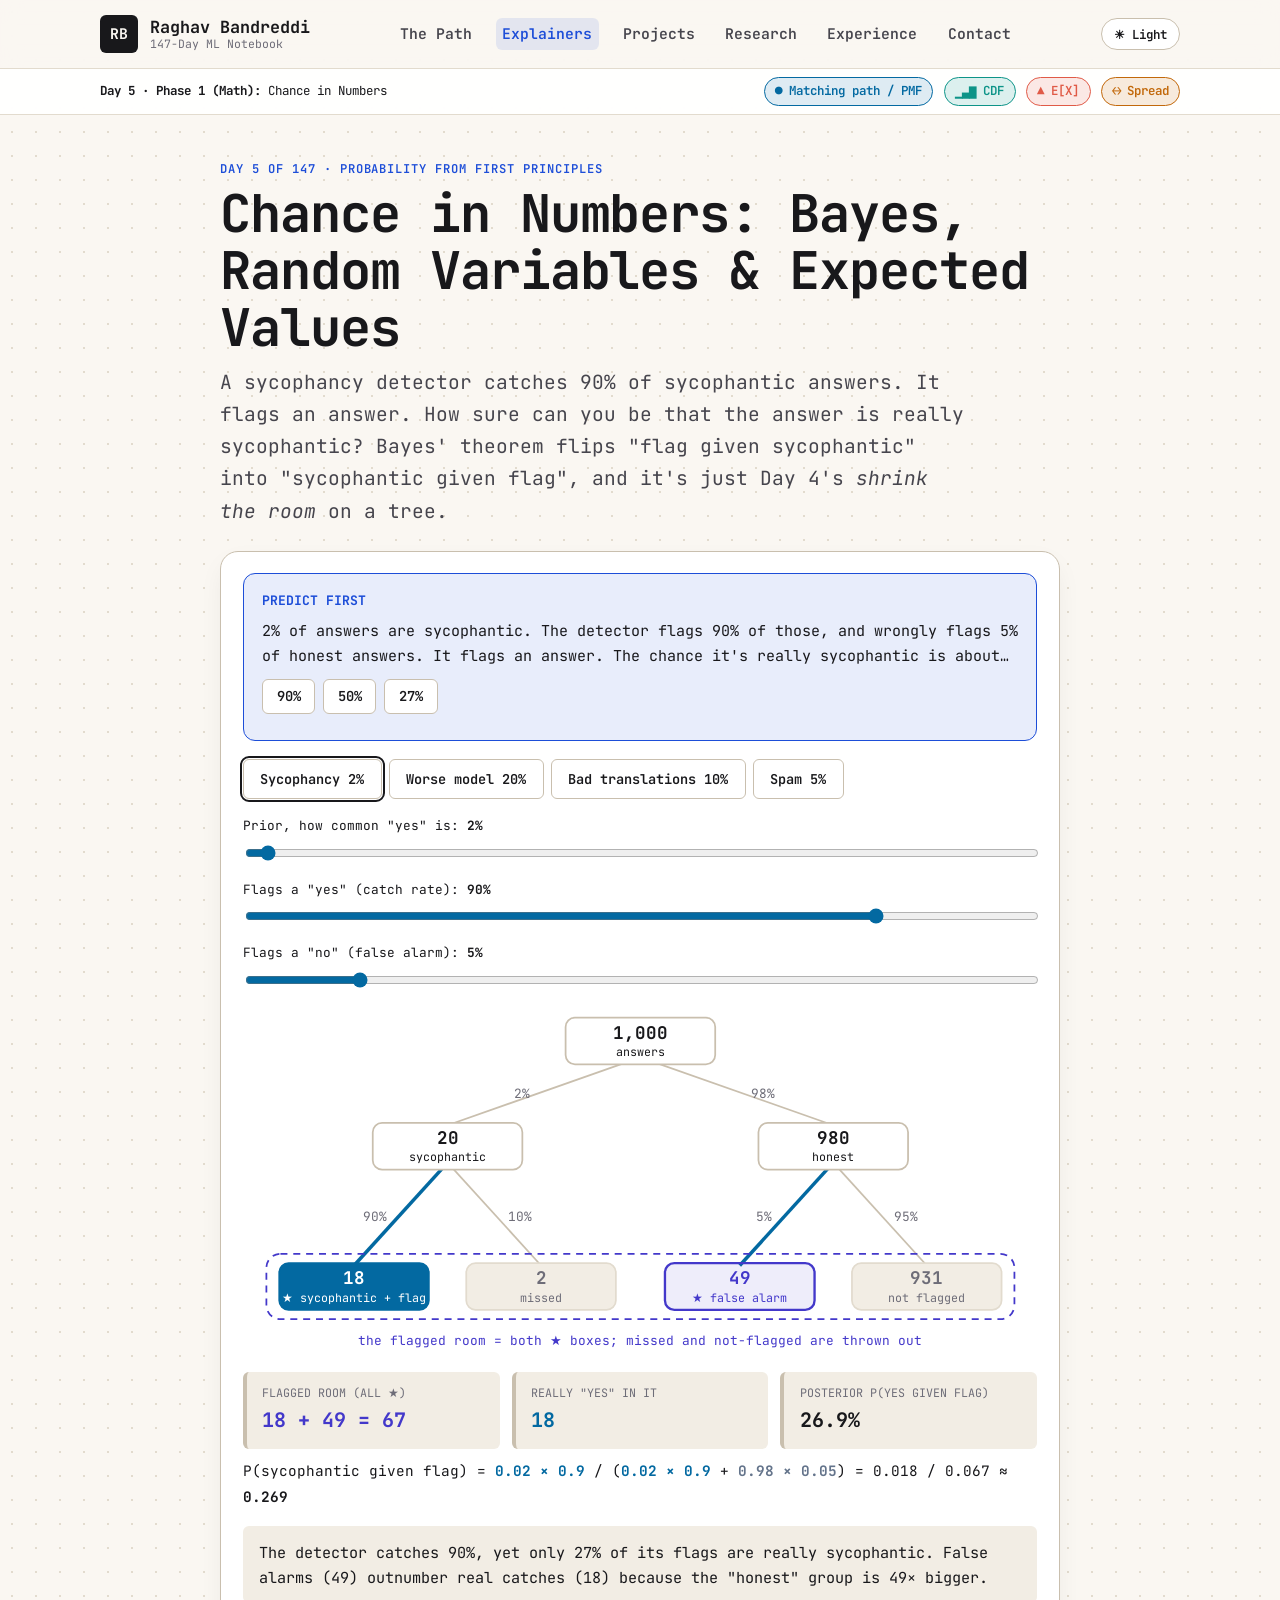
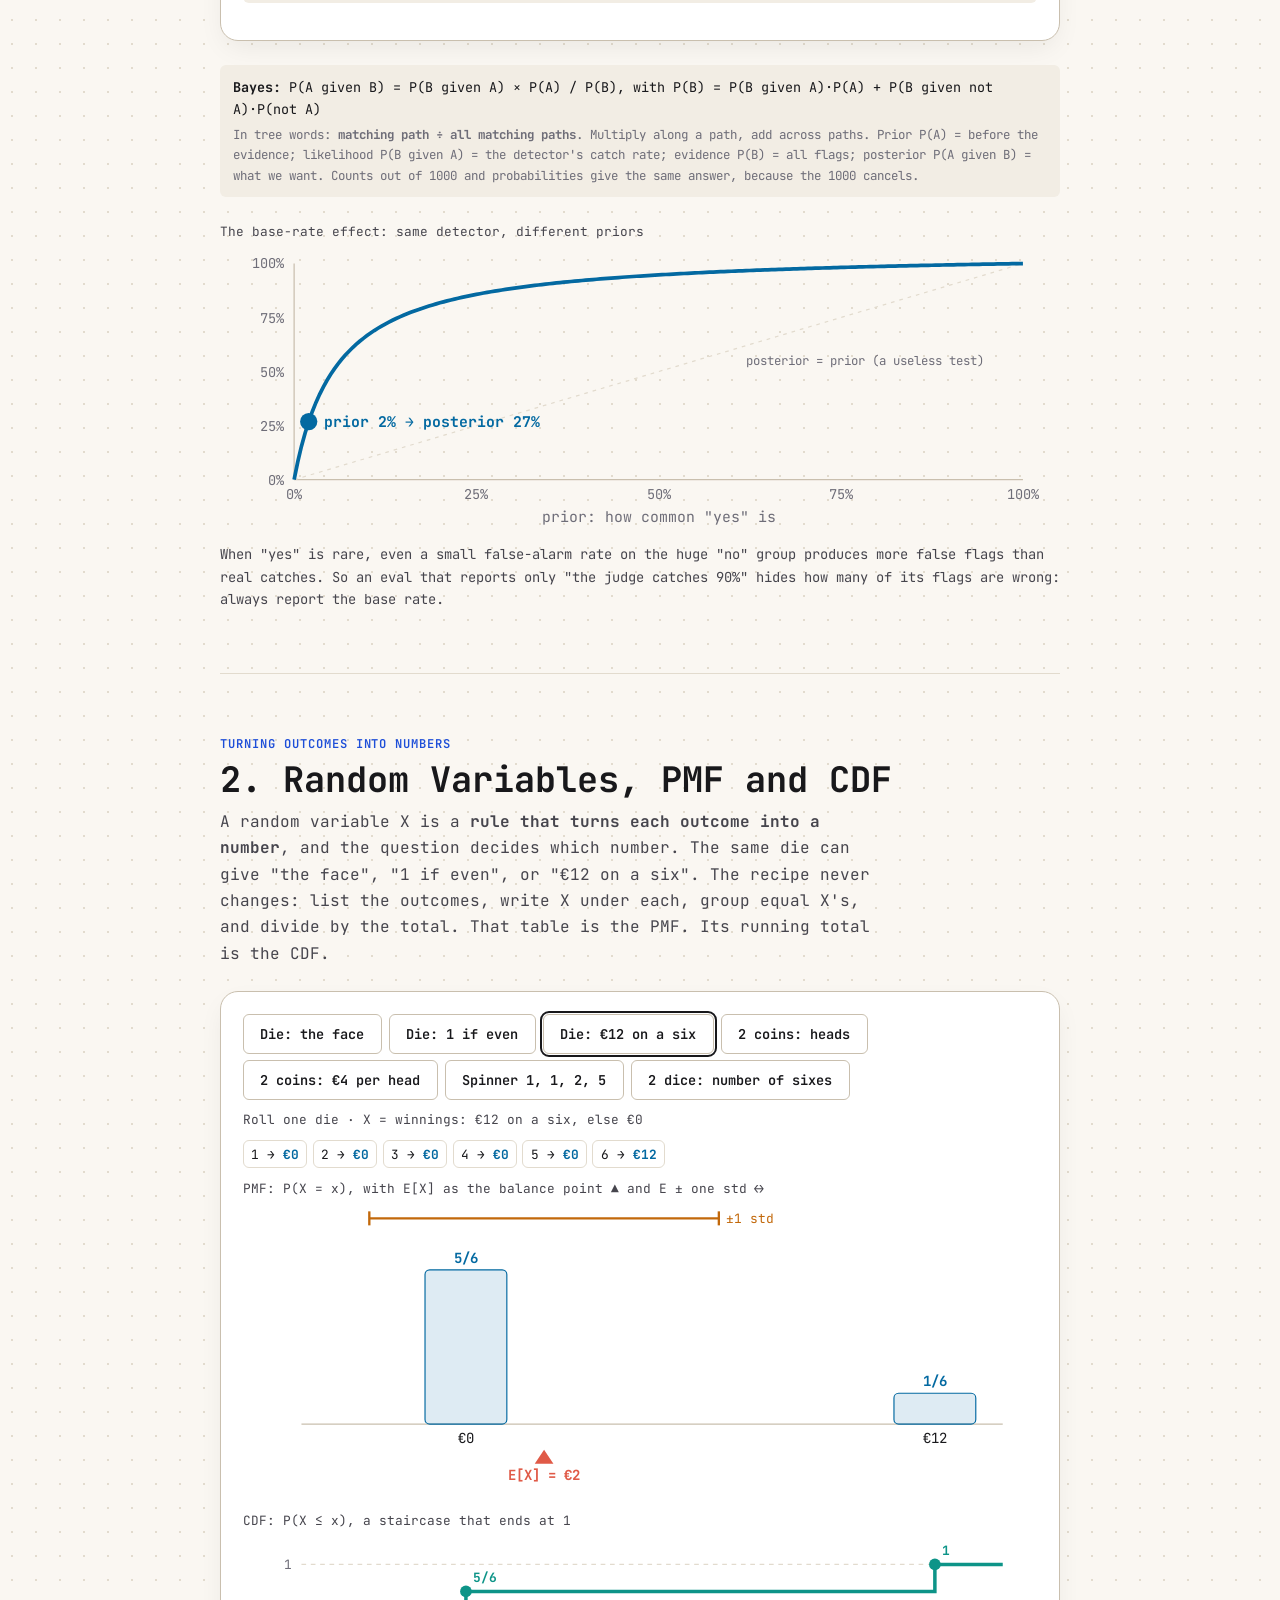
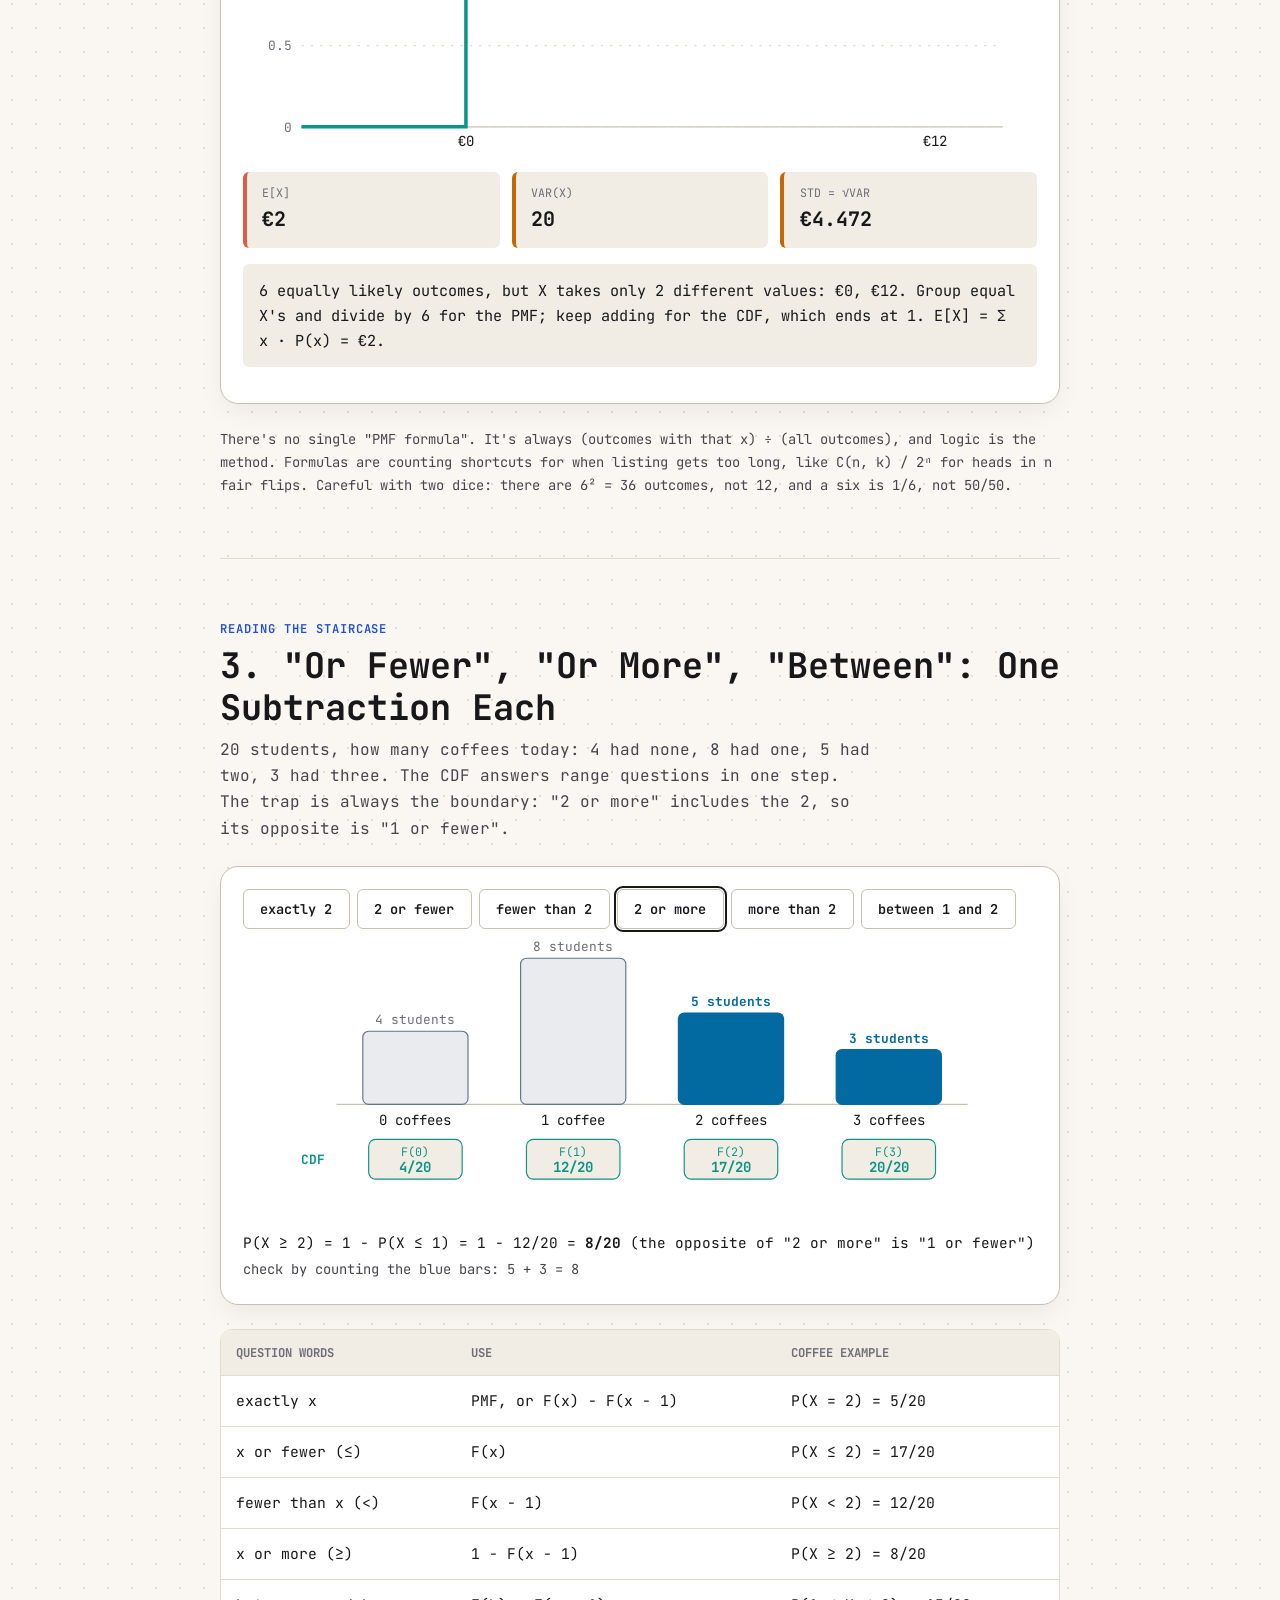
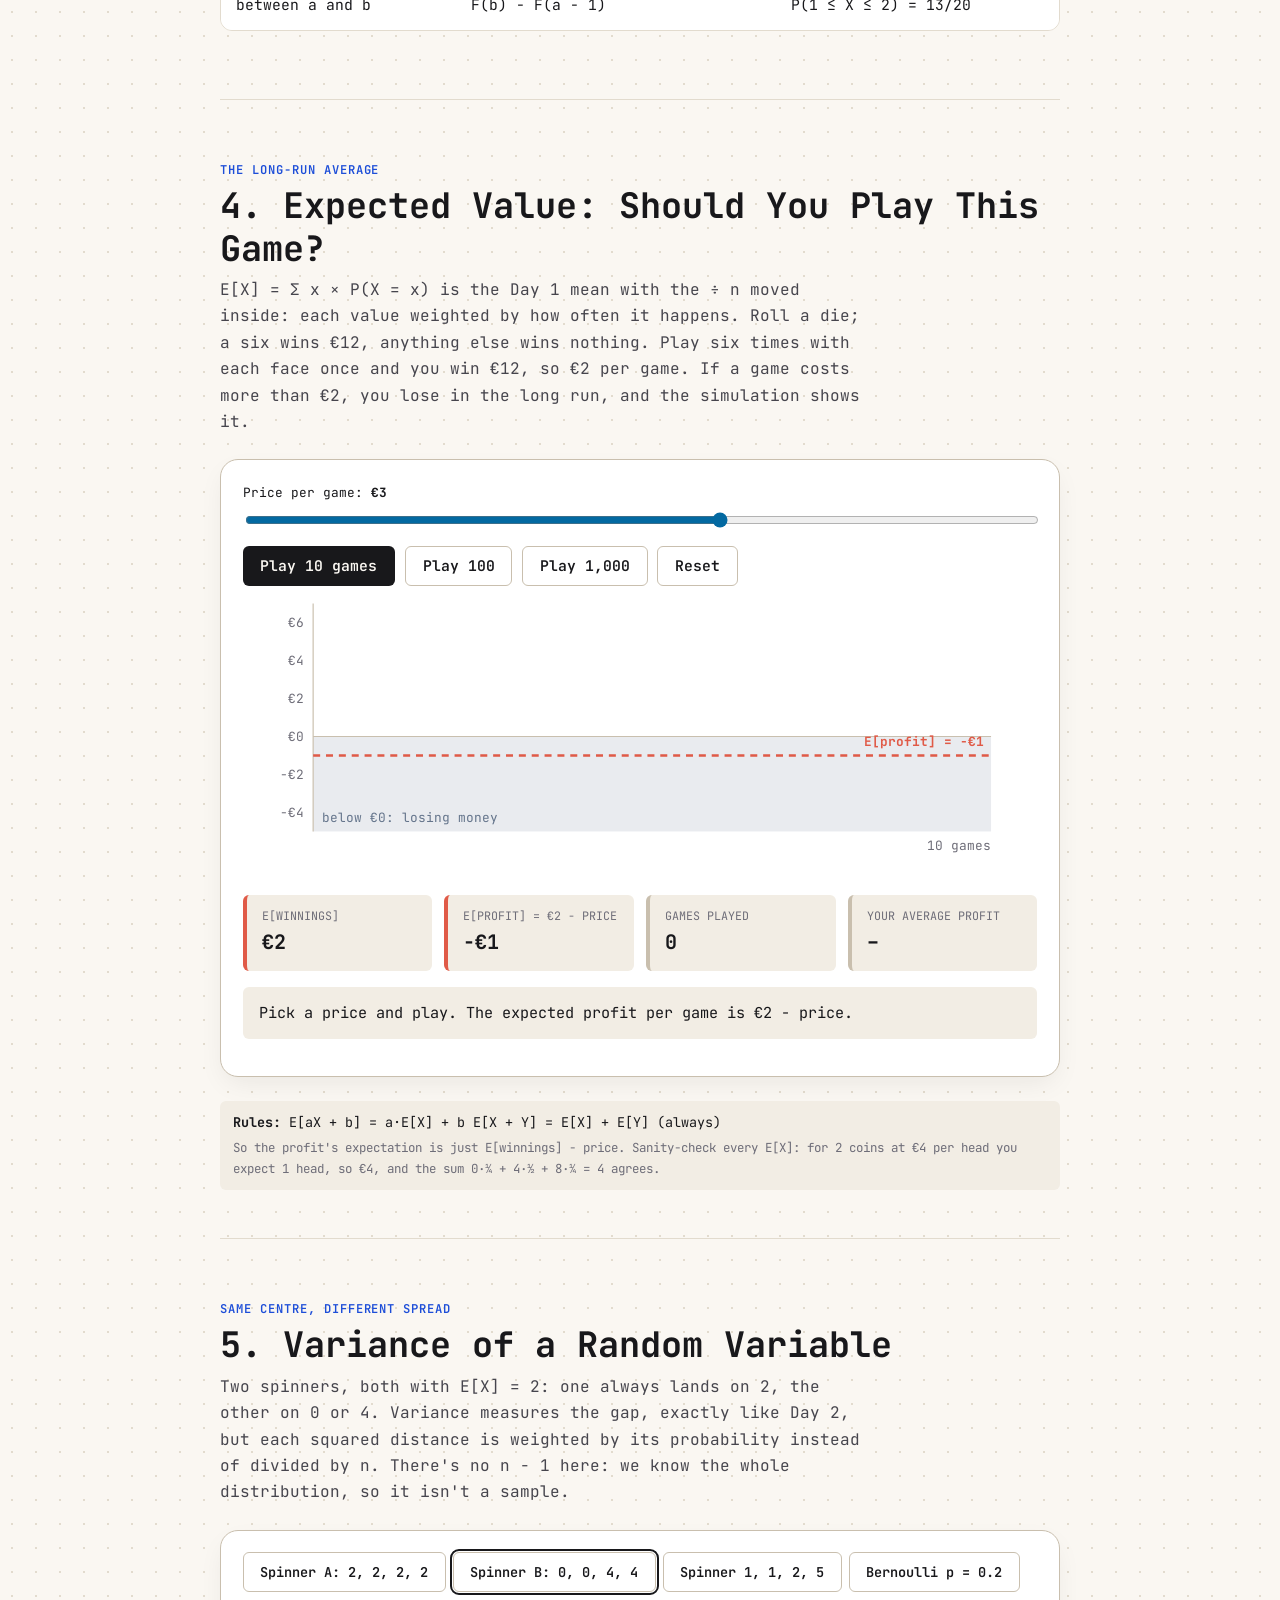
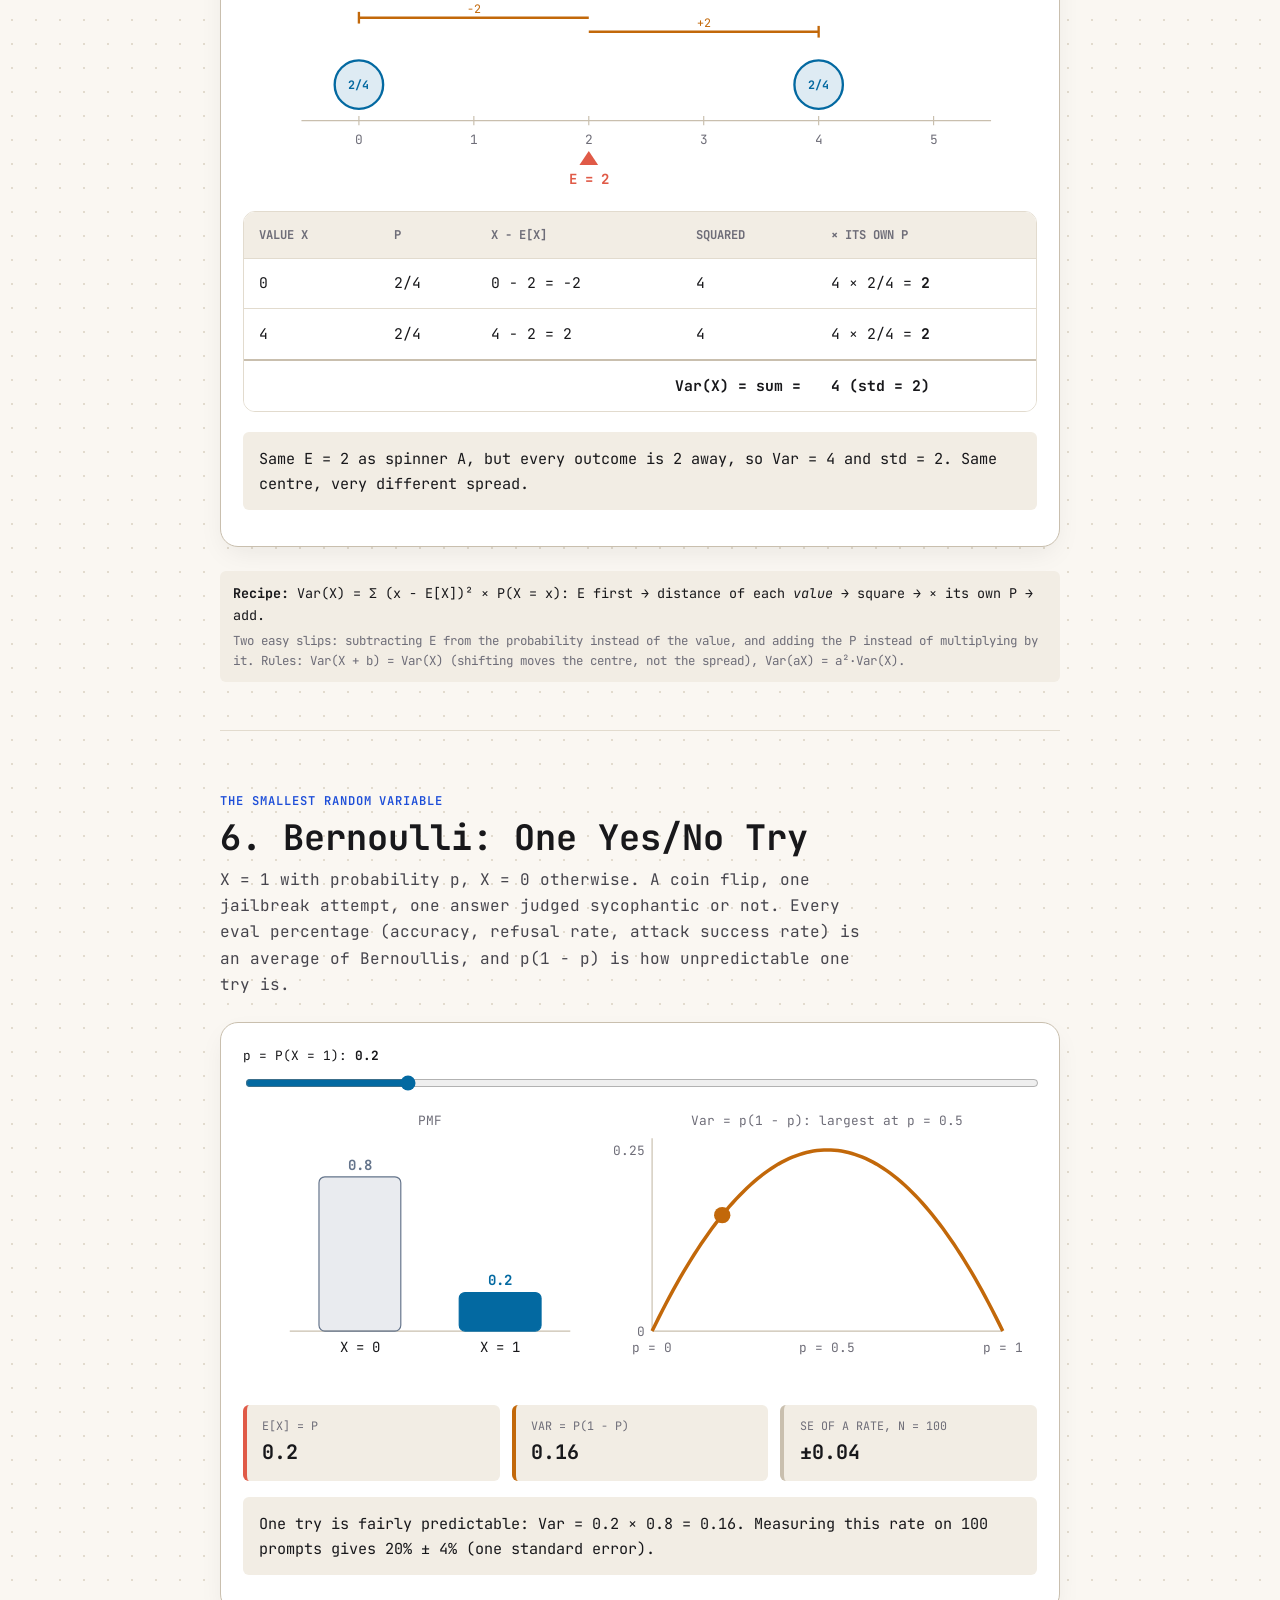
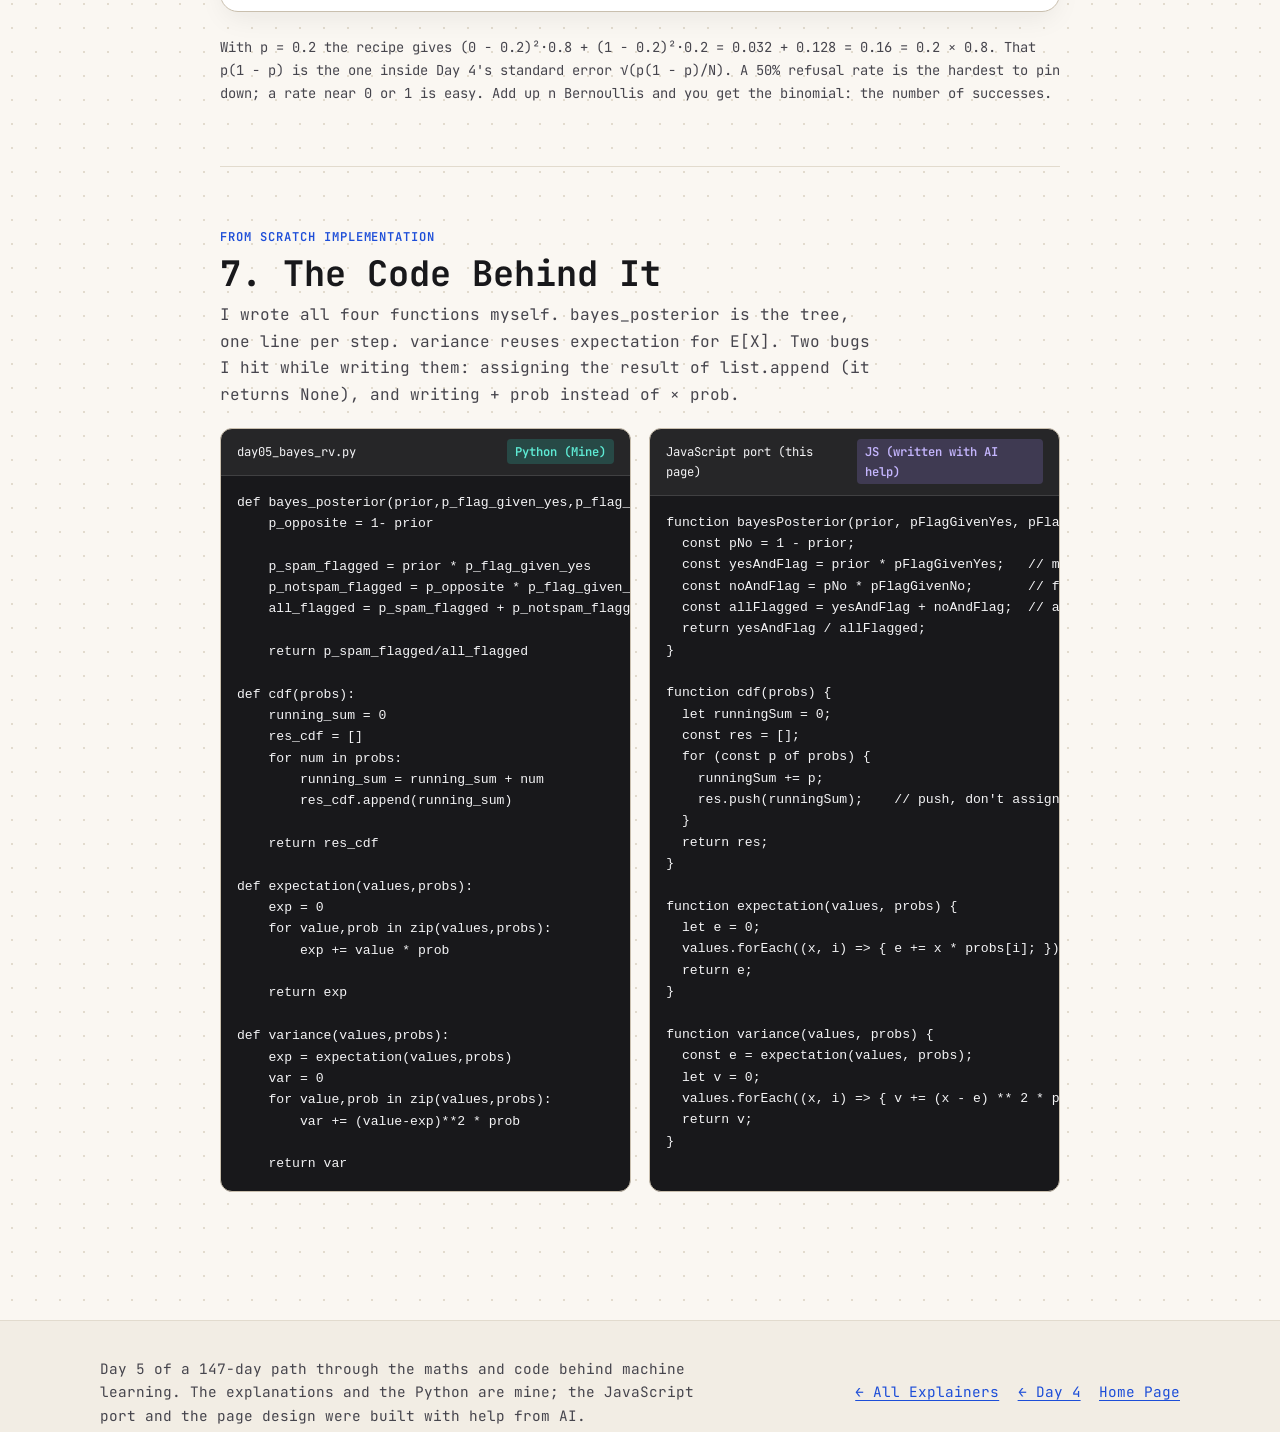
<file: learn/day05-chance-in-numbers.html>
<!DOCTYPE html>
<html lang="en" data-theme="light">
<head>
  <meta charset="UTF-8" />
  <meta name="viewport" content="width=device-width, initial-scale=1.0" />
  <title>Day 5: Chance in Numbers — Bayes, PMF, CDF, Expectation &amp; Variance | Raghav Bandreddi</title>
  <meta name="description" content="An interactive visual explanation of Bayes' theorem with natural frequencies, random variables, PMFs and CDFs, expected value, variance and the Bernoulli distribution." />
  <link rel="preconnect" href="https://fonts.googleapis.com" />
  <link rel="preconnect" href="https://fonts.gstatic.com" crossorigin />
  <link href="https://fonts.googleapis.com/css2?family=JetBrains+Mono:wght@400;500;600&amp;display=swap" rel="stylesheet" />
  <link rel="stylesheet" href="../assets/style.css" />
  <script>
    (function () {
      try {
        var saved = localStorage.getItem("raghav-theme");
        var prefersDark = window.matchMedia && window.matchMedia("(prefers-color-scheme: dark)").matches;
        document.documentElement.setAttribute("data-theme", saved || (prefersDark ? "dark" : "light"));
      } catch (e) {}
    })();
  </script>
  <style>
    .svg-wrap { overflow-x: auto; }
    .svg-wrap svg { min-width: 520px; width: 100%; height: auto; display: block; }
    .mono { font-family: var(--font-mono); }
    .small { font-size: 0.86rem; color: var(--text-secondary); }
    .seg { display: inline-flex; flex-wrap: wrap; gap: 0.4rem; }
    .seg .btn { font-size: 0.85rem; }
    .seg .btn[aria-pressed="true"] { outline: 2px solid var(--text-primary); outline-offset: 1px; }
    .chips { display: flex; flex-wrap: wrap; gap: 0.35rem; margin: 0.6rem 0; }
    .chip { font-family: var(--font-mono); font-size: 0.8rem; padding: 0.15rem 0.45rem; border-radius: 6px; border: 1px solid var(--border-subtle); background: var(--bg-surface); }
    .chip b { color: var(--color-hit); }
    .panel-title { font-family: var(--font-mono); font-size: 0.8rem; margin: 0.6rem 0 0.2rem; color: var(--text-secondary); }
    .live-formula { font-family: var(--font-mono); font-size: 0.9rem; line-height: 1.8; overflow-wrap: anywhere; margin: 0.6rem 0 0; }
    .live-formula .hit { color: var(--color-hit); font-weight: 700; }
    .live-formula .miss { color: var(--color-miss); font-weight: 700; }
    #main-content input[type="range"] { accent-color: var(--color-hit); }
    .data-table td.num { font-family: var(--font-mono); }
    .data-table tr.total td { font-weight: 700; border-top: 2px solid var(--border-strong); }
  </style>
</head>
<body>
  <a class="skip-link" href="#main-content">Skip to main content</a>

  <header class="site-header">
    <div class="container header-inner">
      <a href="../index.html" class="brand" aria-label="Raghav Bandreddi home">
        <span class="brand-mark" aria-hidden="true">RB</span>
        <span class="brand-text">
          <span class="brand-name">Raghav Bandreddi</span>
          <span class="brand-sub">147-Day ML Notebook</span>
        </span>
      </a>
      <nav class="site-nav" aria-label="Primary navigation">
        <a href="../index.html#bottom-up">The Path</a>
        <a href="index.html" aria-current="page">Explainers</a>
        <a href="../index.html#projects">Projects</a>
        <a href="../index.html#research">Research</a>
        <a href="../index.html#experience">Experience</a>
        <a href="../index.html#contact">Contact</a>
      </nav>
      <div class="header-actions">
        <button type="button" id="theme-toggle" class="theme-toggle" aria-label="Toggle dark mode">
          <span class="theme-icon theme-icon-sun" aria-hidden="true">☀</span>
          <span class="theme-icon theme-icon-moon" aria-hidden="true">☾</span>
          <span class="theme-label" id="theme-label">Theme</span>
        </button>
      </div>
    </div>
  </header>

  <div class="concept-legend-bar" role="region" aria-label="Colour key for concepts">
    <div class="container concept-legend-inner">
      <span><strong>Day 5 · Phase 1 (Math):</strong> Chance in Numbers</span>
      <div class="concept-pills">
        <span class="concept-pill pill-hit">● Matching path / PMF</span>
        <span class="concept-pill pill-median">▁▃▆ CDF</span>
        <span class="concept-pill pill-mean">▲ E[X]</span>
        <span class="concept-pill pill-std">↔ Spread</span>
      </div>
    </div>
  </div>

  <main id="main-content" class="explainer-article">
    <div class="container-narrow">

      <!-- 1. BAYES -->
      <section class="explainer-section" id="sec-bayes">
        <span class="section-kicker">Day 5 of 147 · Probability from First Principles</span>
        <h1 class="hero-title" style="margin-bottom: 0.6rem;">Chance in Numbers: Bayes, Random Variables &amp; Expected Values</h1>
        <p class="hero-lead">
          A sycophancy detector catches 90% of sycophantic answers. It flags an answer. How sure can you be that the answer is really sycophantic? Bayes' theorem flips "flag given sycophantic" into "sycophantic given flag", and it's just Day 4's <em>shrink the room</em> on a tree.
        </p>

        <div class="interactive-stage">
          <div class="predict-box">
            <p class="predict-title">Predict first</p>
            <p style="margin: 0; font-size: 0.94rem;">2% of answers are sycophantic. The detector flags 90% of those, and wrongly flags 5% of honest answers. It flags an answer. The chance it's really sycophantic is about…</p>
            <div class="predict-options" role="group" aria-label="Prediction options">
              <button type="button" class="predict-btn" data-guess="90">90%</button>
              <button type="button" class="predict-btn" data-guess="50">50%</button>
              <button type="button" class="predict-btn" data-guess="27">27%</button>
            </div>
            <p class="predict-feedback" id="by-feedback" aria-live="polite"></p>
          </div>
          <div class="stage-controls" style="margin-top: 0;">
            <div class="seg" role="group" aria-label="Example stories">
              <button type="button" class="btn btn-secondary" data-story="syco" aria-pressed="true">Sycophancy 2%</button>
              <button type="button" class="btn btn-secondary" data-story="worse" aria-pressed="false">Worse model 20%</button>
              <button type="button" class="btn btn-secondary" data-story="trans" aria-pressed="false">Bad translations 10%</button>
              <button type="button" class="btn btn-secondary" data-story="spam" aria-pressed="false">Spam 5%</button>
            </div>
          </div>
          <div class="slider-row"><label for="by-prior" class="mono" style="font-size: 0.8rem;">Prior, how common "yes" is: <strong id="by-prior-val"></strong></label><input type="range" id="by-prior" min="1" max="50" step="1" value="2" /></div>
          <div class="slider-row"><label for="by-hit" class="mono" style="font-size: 0.8rem;">Flags a "yes" (catch rate): <strong id="by-hit-val"></strong></label><input type="range" id="by-hit" min="50" max="100" step="1" value="90" /></div>
          <div class="slider-row"><label for="by-fa" class="mono" style="font-size: 0.8rem;">Flags a "no" (false alarm): <strong id="by-fa-val"></strong></label><input type="range" id="by-fa" min="1" max="30" step="1" value="5" /></div>
          <div class="svg-wrap"><svg id="by-svg" viewBox="0 0 680 300" role="img" aria-label="Probability tree of 1000 answers split into yes and no, then flagged and not flagged"></svg></div>
          <div class="readout-grid" aria-live="polite">
            <div class="readout-box"><span class="readout-label">Flagged room (all ★)</span><span class="readout-value" id="by-room" style="color: var(--color-given);"></span></div>
            <div class="readout-box"><span class="readout-label">Really "yes" in it</span><span class="readout-value" id="by-true" style="color: var(--color-hit);"></span></div>
            <div class="readout-box"><span class="readout-label">Posterior P(yes given flag)</span><span class="readout-value" id="by-post"></span></div>
          </div>
          <p class="live-formula" id="by-formula"></p>
          <p class="live-narrative" id="by-caption" aria-live="polite"></p>
        </div>

        <div class="formula-callout">
          <div><strong>Bayes:</strong> P(A given B) = P(B given A) × P(A) / P(B),   with P(B) = P(B given A)·P(A) + P(B given not A)·P(not A)</div>
          <div style="font-size: 0.78rem; color: var(--text-muted); margin-top: 0.3rem;">In tree words: <strong>matching path ÷ all matching paths</strong>. Multiply along a path, add across paths. Prior P(A) = before the evidence; likelihood P(B given A) = the detector's catch rate; evidence P(B) = all flags; posterior P(A given B) = what we want. Counts out of 1000 and probabilities give the same answer, because the 1000 cancels.</div>
        </div>

        <p class="panel-title" style="margin-top: 1.5rem;">The base-rate effect: same detector, different priors</p>
        <div class="svg-wrap"><svg id="br-svg" viewBox="0 0 680 230" role="img" aria-label="Posterior as a function of the prior for the current detector"></svg></div>
        <p class="small">When "yes" is rare, even a small false-alarm rate on the huge "no" group produces more false flags than real catches. So an eval that reports only "the judge catches 90%" hides how many of its flags are wrong: always report the base rate.</p>
      </section>

      <!-- 2. RANDOM VARIABLE + PMF + CDF -->
      <section class="explainer-section" id="sec-rv">
        <span class="section-kicker">Turning Outcomes into Numbers</span>
        <h2 class="section-title">2. Random Variables, PMF and CDF</h2>
        <p class="section-subtitle">
          A random variable X is a <strong>rule that turns each outcome into a number</strong>, and the question decides which number. The same die can give "the face", "1 if even", or "€12 on a six". The recipe never changes: list the outcomes, write X under each, group equal X's, and divide by the total. That table is the PMF. Its running total is the CDF.
        </p>
        <div class="interactive-stage">
          <div class="seg" role="group" aria-label="Choose an experiment and a rule for X" id="rv-btns"></div>
          <p class="panel-title" id="rv-title"></p>
          <div class="chips" id="rv-chips"></div>
          <p class="panel-title">PMF: P(X = x), with E[X] as the balance point ▲ and E ± one std ↔</p>
          <div class="svg-wrap"><svg id="rv-pmf" viewBox="0 0 680 255" role="img" aria-label="PMF bar chart"></svg></div>
          <p class="panel-title">CDF: P(X ≤ x), a staircase that ends at 1</p>
          <div class="svg-wrap"><svg id="rv-cdf" viewBox="0 0 680 190" role="img" aria-label="CDF staircase"></svg></div>
          <div class="readout-grid" aria-live="polite">
            <div class="readout-box readout-mean"><span class="readout-label">E[X]</span><span class="readout-value" id="rv-e"></span></div>
            <div class="readout-box readout-std"><span class="readout-label">Var(X)</span><span class="readout-value" id="rv-v"></span></div>
            <div class="readout-box readout-std"><span class="readout-label">std = √Var</span><span class="readout-value" id="rv-s"></span></div>
          </div>
          <p class="live-narrative" id="rv-caption" aria-live="polite"></p>
        </div>
        <p class="small">There's no single "PMF formula". It's always (outcomes with that x) ÷ (all outcomes), and logic is the method. Formulas are counting shortcuts for when listing gets too long, like C(n, k) / 2ⁿ for heads in n fair flips. Careful with two dice: there are 6² = 36 outcomes, not 12, and a six is 1/6, not 50/50.</p>
      </section>

      <!-- 3. CDF QUESTIONS -->
      <section class="explainer-section" id="sec-cdfq">
        <span class="section-kicker">Reading the Staircase</span>
        <h2 class="section-title">3. "Or Fewer", "Or More", "Between": One Subtraction Each</h2>
        <p class="section-subtitle">
          20 students, how many coffees today: 4 had none, 8 had one, 5 had two, 3 had three. The CDF answers range questions in one step. The trap is always the boundary: "2 or more" includes the 2, so its opposite is "1 or fewer".
        </p>
        <div class="interactive-stage">
          <div class="seg" role="group" aria-label="Choose a question" id="cq-btns"></div>
          <div class="svg-wrap"><svg id="cq-svg" viewBox="0 0 680 250" role="img" aria-label="Coffee PMF with the bars for the chosen question highlighted, and the CDF values below"></svg></div>
          <p class="live-formula" id="cq-formula"></p>
        </div>
        <div class="table-scroll">
          <table class="data-table">
            <thead><tr><th>Question words</th><th>Use</th><th>Coffee example</th></tr></thead>
            <tbody>
              <tr><td>exactly x</td><td>PMF, or F(x) − F(x − 1)</td><td>P(X = 2) = 5/20</td></tr>
              <tr><td>x or fewer (≤)</td><td>F(x)</td><td>P(X ≤ 2) = 17/20</td></tr>
              <tr><td>fewer than x (&lt;)</td><td>F(x − 1)</td><td>P(X &lt; 2) = 12/20</td></tr>
              <tr><td>x or more (≥)</td><td>1 − F(x − 1)</td><td>P(X ≥ 2) = 8/20</td></tr>
              <tr><td>between a and b</td><td>F(b) − F(a − 1)</td><td>P(1 ≤ X ≤ 2) = 13/20</td></tr>
            </tbody>
          </table>
        </div>
      </section>

      <!-- 4. EXPECTATION -->
      <section class="explainer-section" id="sec-exp">
        <span class="section-kicker">The Long-Run Average</span>
        <h2 class="section-title">4. Expected Value: Should You Play This Game?</h2>
        <p class="section-subtitle">
          E[X] = Σ x × P(X = x) is the Day 1 mean with the ÷ n moved inside: each value weighted by how often it happens. Roll a die; a six wins €12, anything else wins nothing. Play six times with each face once and you win €12, so €2 per game. If a game costs more than €2, you lose in the long run, and the simulation shows it.
        </p>
        <div class="interactive-stage">
          <div class="slider-row" style="margin-top: 0;"><label for="gm-cost" class="mono" style="font-size: 0.8rem;">Price per game: <strong id="gm-cost-val"></strong></label><input type="range" id="gm-cost" min="0" max="5" step="0.5" value="3" /></div>
          <div class="stage-controls">
            <button type="button" class="btn btn-primary" id="gm-10">Play 10 games</button>
            <button type="button" class="btn btn-secondary" id="gm-100">Play 100</button>
            <button type="button" class="btn btn-secondary" id="gm-1000">Play 1,000</button>
            <button type="button" class="btn btn-secondary" id="gm-reset">Reset</button>
          </div>
          <div class="svg-wrap"><svg id="gm-svg" viewBox="0 0 680 250" role="img" aria-label="Running average profit per game compared with the expected value"></svg></div>
          <div class="readout-grid" aria-live="polite">
            <div class="readout-box readout-mean"><span class="readout-label">E[winnings]</span><span class="readout-value">€2</span></div>
            <div class="readout-box readout-mean"><span class="readout-label">E[profit] = €2 − price</span><span class="readout-value" id="gm-ep"></span></div>
            <div class="readout-box"><span class="readout-label">Games played</span><span class="readout-value" id="gm-n"></span></div>
            <div class="readout-box"><span class="readout-label">Your average profit</span><span class="readout-value" id="gm-avg"></span></div>
          </div>
          <p class="live-narrative" id="gm-caption" aria-live="polite"></p>
        </div>
        <div class="formula-callout">
          <div><strong>Rules:</strong> E[aX + b] = a·E[X] + b    E[X + Y] = E[X] + E[Y] (always)</div>
          <div style="font-size: 0.78rem; color: var(--text-muted); margin-top: 0.3rem;">So the profit's expectation is just E[winnings] − price. Sanity-check every E[X]: for 2 coins at €4 per head you expect 1 head, so €4, and the sum 0·¼ + 4·½ + 8·¼ = 4 agrees.</div>
        </div>
      </section>

      <!-- 5. VARIANCE -->
      <section class="explainer-section" id="sec-var">
        <span class="section-kicker">Same Centre, Different Spread</span>
        <h2 class="section-title">5. Variance of a Random Variable</h2>
        <p class="section-subtitle">
          Two spinners, both with E[X] = 2: one always lands on 2, the other on 0 or 4. Variance measures the gap, exactly like Day 2, but each squared distance is weighted by its probability instead of divided by n. There's no n − 1 here: we know the whole distribution, so it isn't a sample.
        </p>
        <div class="interactive-stage">
          <div class="seg" role="group" aria-label="Choose a distribution" id="vr-btns"></div>
          <div class="svg-wrap"><svg id="vr-svg" viewBox="0 0 680 170" role="img" aria-label="Values on a number line with their distances from the expected value"></svg></div>
          <div id="vr-table"></div>
          <p class="live-narrative" id="vr-caption" aria-live="polite"></p>
        </div>
        <div class="formula-callout">
          <div><strong>Recipe:</strong> Var(X) = Σ (x − E[X])² × P(X = x): E first → distance of each <em>value</em> → square → × its own P → add.</div>
          <div style="font-size: 0.78rem; color: var(--text-muted); margin-top: 0.3rem;">Two easy slips: subtracting E from the probability instead of the value, and adding the P instead of multiplying by it. Rules: Var(X + b) = Var(X) (shifting moves the centre, not the spread), Var(aX) = a²·Var(X).</div>
        </div>
      </section>

      <!-- 6. BERNOULLI -->
      <section class="explainer-section" id="sec-bern">
        <span class="section-kicker">The Smallest Random Variable</span>
        <h2 class="section-title">6. Bernoulli: One Yes/No Try</h2>
        <p class="section-subtitle">
          X = 1 with probability p, X = 0 otherwise. A coin flip, one jailbreak attempt, one answer judged sycophantic or not. Every eval percentage (accuracy, refusal rate, attack success rate) is an average of Bernoullis, and p(1 − p) is how unpredictable one try is.
        </p>
        <div class="interactive-stage">
          <div class="slider-row" style="margin-top: 0;"><label for="bn-p" class="mono" style="font-size: 0.8rem;">p = P(X = 1): <strong id="bn-p-val"></strong></label><input type="range" id="bn-p" min="0" max="100" step="1" value="20" /></div>
          <div class="svg-wrap"><svg id="bn-svg" viewBox="0 0 680 240" role="img" aria-label="Bernoulli PMF and the variance curve p times one minus p"></svg></div>
          <div class="readout-grid" aria-live="polite">
            <div class="readout-box readout-mean"><span class="readout-label">E[X] = p</span><span class="readout-value" id="bn-e"></span></div>
            <div class="readout-box readout-std"><span class="readout-label">Var = p(1 − p)</span><span class="readout-value" id="bn-v"></span></div>
            <div class="readout-box"><span class="readout-label">SE of a rate, N = 100</span><span class="readout-value" id="bn-se"></span></div>
          </div>
          <p class="live-narrative" id="bn-caption" aria-live="polite"></p>
        </div>
        <p class="small">With p = 0.2 the recipe gives (0 − 0.2)²·0.8 + (1 − 0.2)²·0.2 = 0.032 + 0.128 = 0.16 = 0.2 × 0.8. That p(1 − p) is the one inside Day 4's standard error √(p(1 − p)/N). A 50% refusal rate is the hardest to pin down; a rate near 0 or 1 is easy. Add up n Bernoullis and you get the binomial: the number of successes.</p>
      </section>

      <!-- 7. CODE -->
      <section class="explainer-section" id="sec-code" style="border-bottom: none; margin-bottom: 1rem;">
        <span class="section-kicker">From Scratch Implementation</span>
        <h2 class="section-title">7. The Code Behind It</h2>
        <p class="section-subtitle">
          I wrote all four functions myself. bayes_posterior is the tree, one line per step. variance reuses expectation for E[X]. Two bugs I hit while writing them: assigning the result of list.append (it returns None), and writing + prob instead of × prob.
        </p>
        <div class="code-comparison-grid">
          <div class="code-panel">
            <div class="code-panel-header"><span>day05_bayes_rv.py</span><span class="code-badge-mine">Python (Mine)</span></div>
            <pre><code>def bayes_posterior(prior,p_flag_given_yes,p_flag_given_no):
    p_opposite = 1- prior

    p_spam_flagged = prior * p_flag_given_yes
    p_notspam_flagged = p_opposite * p_flag_given_no
    all_flagged = p_spam_flagged + p_notspam_flagged

    return p_spam_flagged/all_flagged

def cdf(probs):
    running_sum = 0
    res_cdf = []
    for num in probs:
        running_sum = running_sum + num
        res_cdf.append(running_sum)

    return res_cdf

def expectation(values,probs):
    exp = 0
    for value,prob in zip(values,probs):
        exp += value * prob

    return exp

def variance(values,probs):
    exp = expectation(values,probs)
    var = 0
    for value,prob in zip(values,probs):
        var += (value-exp)**2 * prob

    return var</code></pre>
          </div>
          <div class="code-panel">
            <div class="code-panel-header"><span>JavaScript port (this page)</span><span class="code-badge-ai">JS (written with AI help)</span></div>
            <pre><code>function bayesPosterior(prior, pFlagGivenYes, pFlagGivenNo) {
  const pNo = 1 - prior;
  const yesAndFlag = prior * pFlagGivenYes;   // matching path
  const noAndFlag = pNo * pFlagGivenNo;       // false alarms
  const allFlagged = yesAndFlag + noAndFlag;  // add across
  return yesAndFlag / allFlagged;
}

function cdf(probs) {
  let runningSum = 0;
  const res = [];
  for (const p of probs) {
    runningSum += p;
    res.push(runningSum);    // push, don't assign its result
  }
  return res;
}

function expectation(values, probs) {
  let e = 0;
  values.forEach((x, i) =&gt; { e += x * probs[i]; });
  return e;
}

function variance(values, probs) {
  const e = expectation(values, probs);
  let v = 0;
  values.forEach((x, i) =&gt; { v += (x - e) ** 2 * probs[i]; });
  return v;
}</code></pre>
          </div>
        </div>
      </section>
    </div>
  </main>

  <footer class="site-footer">
    <div class="container footer-inner">
      <p class="footer-honesty">
        Day 5 of a 147-day path through the maths and code behind machine learning. The explanations and the Python are mine; the JavaScript port and the page design were built with help from AI.
      </p>
      <div class="footer-links">
        <a href="index.html">← All Explainers</a>
        <a href="day04-counting-chances.html">← Day 4</a>
        <a href="../index.html">Home Page</a>
      </div>
    </div>
  </footer>

  <script src="../assets/data.js"></script>
  <script>
  (function () {
    "use strict";

    var toggleBtn = document.getElementById("theme-toggle"), themeLabel = document.getElementById("theme-label");
    function setLabel(t) { themeLabel.textContent = t === "dark" ? "Dark" : "Light"; }
    setLabel(document.documentElement.getAttribute("data-theme") || "light");
    toggleBtn.addEventListener("click", function () {
      var now = document.documentElement.getAttribute("data-theme") === "dark" ? "light" : "dark";
      document.documentElement.setAttribute("data-theme", now);
      try { localStorage.setItem("raghav-theme", now); } catch (e) {}
      setLabel(now);
    });

    /* ---------- JS port of day05_bayes_rv.py ---------- */
    function bayesPosterior(prior, pYes, pNo) { var no = 1 - prior, a = prior * pYes, b = no * pNo; return a / (a + b); }
    function cdf(probs) { var s = 0, r = []; probs.forEach(function (p) { s += p; r.push(s); }); return r; }
    function expectation(values, probs) { var e = 0; values.forEach(function (x, i) { e += x * probs[i]; }); return e; }
    function variance(values, probs) { var e = expectation(values, probs), v = 0; values.forEach(function (x, i) { v += (x - e) * (x - e) * probs[i]; }); return v; }

    /* ---------- helpers ---------- */
    var NS = "http://www.w3.org/2000/svg", MONO = "JetBrains Mono, monospace";
    function $(id) { return document.getElementById(id); }
    function el(svg, tag, attrs, text) {
      var e = document.createElementNS(NS, tag), style = "";
      for (var k in attrs) {
        var v = attrs[k];
        if ((k === "fill" || k === "stroke") && String(v).indexOf("var(") === 0) style += k + ":" + v + ";";
        else e.setAttribute(k, v);
      }
      if (style) e.setAttribute("style", style + (attrs.style || ""));
      if (text !== undefined) e.textContent = text;
      svg.appendChild(e);
      return e;
    }
    function clear(svg) { while (svg.firstChild) svg.removeChild(svg.firstChild); }
    function fmt(v, d) {
      d = typeof d === "number" ? d : 2;
      if (!isFinite(v)) return "undefined";
      var r = Math.round(v * Math.pow(10, d)) / Math.pow(10, d);
      if (Object.is(r, -0)) r = 0;
      return r.toLocaleString("en-GB", { maximumFractionDigits: d });
    }
    function pct(v, d) { return fmt(v * 100, d === undefined ? 1 : d) + "%"; }
    function gcd(a, b) { return b ? gcd(b, a % b) : a; }
    function frac(a, b) { if (a === b) return "1"; if (a === 0) return "0"; var g = gcd(a, b) || 1; return (a / g) + "/" + (b / g); }
    function money(v) { return (v < 0 ? "−€" : "€") + fmt(Math.abs(v), 2); }
    function pressed(btns, active) { btns.forEach(function (b) { b.setAttribute("aria-pressed", b === active ? "true" : "false"); }); }
    function T(svg, x, y, s, o) {
      o = o || {};
      return el(svg, "text", { x: x, y: y, "text-anchor": o.a || "middle", "font-size": o.s || 12, "font-weight": o.w || 400, fill: o.f || "var(--text-muted)", "font-family": o.ff || MONO }, s);
    }

    /* =====================================================================
       1. BAYES TREE
       ===================================================================== */
    var STORIES = {
      syco: { p: 2, h: 90, f: 5, yes: "sycophantic", no: "honest", flag: "flagged" },
      worse: { p: 20, h: 90, f: 5, yes: "sycophantic", no: "honest", flag: "flagged" },
      trans: { p: 10, h: 80, f: 10, yes: "bad translation", no: "good translation", flag: "flagged" },
      spam: { p: 5, h: 90, f: 10, yes: "spam", no: "normal", flag: "flagged" }
    };
    var story = STORIES.syco;
    function drawBayes() {
      var p = Number($("by-prior").value) / 100, h = Number($("by-hit").value) / 100, f = Number($("by-fa").value) / 100;
      $("by-prior-val").textContent = pct(p, 0); $("by-hit-val").textContent = pct(h, 0); $("by-fa-val").textContent = pct(f, 0);
      var N = 1000, yes = N * p, no = N - yes, yf = yes * h, ym = yes - yf, nf = no * f, nn = no - nf;
      var post = bayesPosterior(p, h, f);
      var svg = $("by-svg"); clear(svg);
      var root = [340, 30], A = [175, 120], B = [505, 120], leaves = [[95, 240], [255, 240], [425, 240], [585, 240]];
      function edge(a, b, w, lbl, on) {
        el(svg, "line", { x1: a[0], y1: a[1] + 14, x2: b[0], y2: b[1] - 18, stroke: on ? "var(--color-hit)" : "var(--border-strong)", "stroke-width": on ? 3 : 1.5 });
        T(svg, (a[0] + b[0]) / 2 + (b[0] < a[0] ? -12 : 12), (a[1] + b[1]) / 2 + 4, lbl, { a: b[0] < a[0] ? "end" : "start", s: 11 });
      }
      function node(pt, count, label, kind) {
        var w = 128, hh = 40, fill = "var(--bg-surface)", stroke = "var(--border-strong)", tc = "var(--text-primary)";
        if (kind === "match") { fill = "var(--color-hit)"; stroke = "var(--color-hit)"; tc = "var(--bg-surface)"; }
        else if (kind === "false") { fill = "var(--color-given-soft)"; stroke = "var(--color-given)"; tc = "var(--color-given)"; }
        else if (kind === "out") { fill = "var(--bg-secondary)"; stroke = "var(--border-subtle)"; tc = "var(--text-muted)"; }
        el(svg, "rect", { x: pt[0] - w / 2, y: pt[1] - hh / 2, width: w, height: hh, rx: 8, fill: fill, stroke: stroke, "stroke-width": kind === "false" ? 2 : 1.5 });
        T(svg, pt[0], pt[1] - 2, fmt(count, 1), { s: 15, w: 700, f: tc });
        T(svg, pt[0], pt[1] + 13, label, { s: 10, f: tc });
      }
      edge(root, A, 0, pct(p, 0), false); edge(root, B, 0, pct(1 - p, 0), false);
      edge(A, leaves[0], 0, pct(h, 0), true); edge(A, leaves[1], 0, pct(1 - h, 0), false);
      edge(B, leaves[2], 0, pct(f, 0), true); edge(B, leaves[3], 0, pct(1 - f, 0), false);
      node(root, N, "answers", "");
      node(A, yes, story.yes, ""); node(B, no, story.no, "");
      node(leaves[0], yf, "★ " + story.yes + " + flag", "match");
      node(leaves[1], ym, "missed", "out");
      node(leaves[2], nf, "★ false alarm", "false");
      node(leaves[3], nn, "not flagged", "out");
      el(svg, "rect", { x: 20, y: 212, width: 640, height: 56, rx: 12, fill: "none", stroke: "var(--color-given)", "stroke-dasharray": "6 5", "stroke-width": 1.5 });
      T(svg, 340, 290, "the flagged room = both ★ boxes; missed and not-flagged are thrown out", { s: 11, f: "var(--color-given)" });
      $("by-room").textContent = fmt(yf, 1) + " + " + fmt(nf, 1) + " = " + fmt(yf + nf, 1);
      $("by-true").textContent = fmt(yf, 1);
      $("by-post").textContent = pct(post);
      $("by-formula").innerHTML = "P(" + story.yes + " given flag) = <span class=\"hit\">" + fmt(p, 2) + " × " + fmt(h, 2) + "</span> / (<span class=\"hit\">" + fmt(p, 2) + " × " + fmt(h, 2) + "</span> + <span class=\"miss\">" + fmt(1 - p, 2) + " × " + fmt(f, 2) + "</span>) = " + fmt(p * h, 4) + " / " + fmt(p * h + (1 - p) * f, 4) + " ≈ <strong>" + fmt(post, 3) + "</strong>";
      $("by-caption").textContent = "The detector catches " + pct(h, 0) + ", yet only " + pct(post, 0) + " of its flags are really " + story.yes + ". " +
        (nf > yf ? "False alarms (" + fmt(nf, 1) + ") outnumber real catches (" + fmt(yf, 1) + ") because the \"" + story.no + "\" group is " + fmt(no / yes, 0) + "× bigger." : "Real catches (" + fmt(yf, 1) + ") outnumber false alarms (" + fmt(nf, 1) + "), so a flag is fairly trustworthy here.");
      drawBaseRate(h, f, p);
    }
    function drawBaseRate(h, f, p0) {
      var svg = $("br-svg"); clear(svg);
      var L = 60, R = 650, Tp = 15, B = 190, X = function (v) { return L + v * (R - L); }, Y = function (v) { return B - v * (B - Tp); };
      el(svg, "line", { x1: L, x2: R, y1: B, y2: B, stroke: "var(--border-strong)" });
      el(svg, "line", { x1: L, x2: L, y1: Tp, y2: B, stroke: "var(--border-strong)" });
      [0, 0.25, 0.5, 0.75, 1].forEach(function (v) { T(svg, L - 8, Y(v) + 4, (v * 100) + "%", { a: "end", s: 11 }); T(svg, X(v), B + 16, (v * 100) + "%", { s: 11 }); });
      T(svg, (L + R) / 2, B + 34, "prior: how common \"yes\" is", { s: 12 });
      var d = "";
      for (var i = 0; i <= 200; i++) { var q = i / 200; d += (i ? "L" : "M") + X(q) + " " + Y(bayesPosterior(q, h, f)); }
      el(svg, "line", { x1: L, x2: R, y1: Y(0), y2: Y(1), stroke: "var(--border-subtle)", "stroke-dasharray": "3 4" });
      T(svg, X(0.62), Y(0.62) + 16, "posterior = prior (a useless test)", { s: 10, a: "start" });
      el(svg, "path", { d: d, fill: "none", stroke: "var(--color-hit)", "stroke-width": 3 });
      var py = bayesPosterior(p0, h, f);
      el(svg, "circle", { cx: X(p0), cy: Y(py), r: 7, fill: "var(--color-hit)" });
      T(svg, X(p0) + 12, Y(py) + 4, "prior " + pct(p0, 0) + " → posterior " + pct(py, 0), { a: "start", s: 12, w: 700, f: "var(--color-hit)" });
    }
    var storyBtns = Array.prototype.slice.call(document.querySelectorAll("[data-story]"));
    storyBtns.forEach(function (b) {
      b.addEventListener("click", function () {
        story = STORIES[b.getAttribute("data-story")]; pressed(storyBtns, b);
        $("by-prior").value = story.p; $("by-hit").value = story.h; $("by-fa").value = story.f; drawBayes();
      });
    });
    ["by-prior", "by-hit", "by-fa"].forEach(function (id) { $(id).addEventListener("input", drawBayes); });
    (function () {
      var btns = document.querySelectorAll("#sec-bayes .predict-btn"), msgs = {
        "90": "That's the catch rate, P(flag given sycophantic). The question asks the reverse, P(sycophantic given flag). Out of 1000 answers: 18 real catches but 49 false alarms, so 18/67 ≈ 27%.",
        "50": "Lower still. Out of 1000 answers there are 18 real catches and 49 false alarms, so 18/67 ≈ 27%. The rare base rate drags it down.",
        "27": "Yes: 18 real catches against 49 false alarms gives 18/67 ≈ 27%. Most flags are false because honest answers are 49× more common."
      };
      Array.prototype.forEach.call(btns, function (b) {
        b.addEventListener("click", function () {
          Array.prototype.forEach.call(btns, function (o) { o.classList.remove("selected"); });
          b.classList.add("selected"); $("by-feedback").textContent = msgs[b.getAttribute("data-guess")];
        });
      });
    })();
    drawBayes();

    /* =====================================================================
       2. RANDOM VARIABLE BUILDER
       ===================================================================== */
    function dieOut(rule) { return [1, 2, 3, 4, 5, 6].map(function (f) { return [String(f), rule(f)]; }); }
    var RVS = [
      { id: "face", btn: "Die: the face", title: "Roll one die · X = the face shown", out: dieOut(function (f) { return f; }), unit: "" },
      { id: "even", btn: "Die: 1 if even", title: "Roll one die · X = 1 if even, 0 if odd (a Bernoulli)", out: dieOut(function (f) { return f % 2 === 0 ? 1 : 0; }), unit: "" },
      { id: "win", btn: "Die: €12 on a six", title: "Roll one die · X = winnings: €12 on a six, else €0", out: dieOut(function (f) { return f === 6 ? 12 : 0; }), unit: "€" },
      { id: "heads", btn: "2 coins: heads", title: "Flip 2 coins · X = number of heads", out: [["TT", 0], ["HT", 1], ["TH", 1], ["HH", 2]], unit: "" },
      { id: "pay", btn: "2 coins: €4 per head", title: "Flip 2 coins · X = winnings, €4 per head", out: [["TT", 0], ["HT", 4], ["TH", 4], ["HH", 8]], unit: "€" },
      { id: "spin", btn: "Spinner 1, 1, 2, 5", title: "Spin once (4 equal parts) · X = points", out: [["part 1", 1], ["part 2", 1], ["part 3", 2], ["part 4", 5]], unit: "" },
      { id: "sixes", btn: "2 dice: number of sixes", title: "Roll 2 dice (6² = 36 outcomes) · X = number of sixes", out: (function () { var o = []; for (var a = 1; a <= 6; a++) for (var b = 1; b <= 6; b++) o.push(["" + a + b, (a === 6 ? 1 : 0) + (b === 6 ? 1 : 0)]); return o; })(), unit: "" }
    ];
    var rvCur = RVS[2];
    function group(out) {
      var m = {}; out.forEach(function (o) { m[o[1]] = (m[o[1]] || 0) + 1; });
      var xs = Object.keys(m).map(Number).sort(function (a, b) { return a - b; });
      return { xs: xs, counts: xs.map(function (x) { return m[x]; }), total: out.length };
    }
    function drawRv() {
      var g = group(rvCur.out), probs = g.counts.map(function (c) { return c / g.total; }), F = cdf(probs);
      var E = expectation(g.xs, probs), V = variance(g.xs, probs), S = Math.sqrt(V), u = rvCur.unit;
      $("rv-title").textContent = rvCur.title;
      $("rv-chips").innerHTML = rvCur.out.map(function (o) { return '<span class="chip">' + o[0] + " → <b>" + u + o[1] + "</b></span>"; }).join("");
      var lo = Math.min(g.xs[0], E - S), hi = Math.max(g.xs[g.xs.length - 1], E + S);
      var pad = (hi - lo) * 0.12 || 1; lo -= pad; hi += pad;
      var L = 50, R = 650, X = function (v) { return L + (v - lo) / (hi - lo) * (R - L); };
      var bw = Math.min(70, (R - L) / (g.xs.length + 1) * 0.7);
      // PMF
      var svg = $("rv-pmf"); clear(svg);
      var Tp = 44, B = 190, pmax = Math.max.apply(null, probs), Y = function (v) { return B - v / pmax * (B - Tp - 14); };
      el(svg, "line", { x1: L, x2: R, y1: B, y2: B, stroke: "var(--border-strong)" });
      g.xs.forEach(function (x, i) {
        el(svg, "rect", { x: X(x) - bw / 2, y: Y(probs[i]), width: bw, height: B - Y(probs[i]), rx: 4, fill: "var(--color-hit-soft)", stroke: "var(--color-hit)" });
        T(svg, X(x), Y(probs[i]) - 6, frac(g.counts[i], g.total), { s: 12, w: 700, f: "var(--color-hit)" });
        T(svg, X(x), B + 16, u + x, { s: 12, f: "var(--text-primary)" });
      });
      el(svg, "path", { d: "M" + X(E) + " " + (B + 22) + " l-8 12 h16 z", fill: "var(--color-mean)" });
      T(svg, X(E), B + 48, "E[X] = " + u + fmt(E, 2), { s: 12, w: 700, f: "var(--color-mean)" });
      if (S > 0) {
        var yb = 14;
        el(svg, "line", { x1: X(E - S), x2: X(E + S), y1: yb, y2: yb, stroke: "var(--color-std)", "stroke-width": 2 });
        el(svg, "line", { x1: X(E - S), x2: X(E - S), y1: yb - 6, y2: yb + 6, stroke: "var(--color-std)", "stroke-width": 2 });
        el(svg, "line", { x1: X(E + S), x2: X(E + S), y1: yb - 6, y2: yb + 6, stroke: "var(--color-std)", "stroke-width": 2 });
        T(svg, X(E + S) + 6, yb + 4, "±1 std", { a: "start", s: 11, f: "var(--color-std)" });
      }
      // CDF
      var c = $("rv-cdf"); clear(c);
      var cT = 26, cB = 165, CY = function (v) { return cB - v * (cB - cT); };
      el(c, "line", { x1: L, x2: R, y1: cB, y2: cB, stroke: "var(--border-strong)" });
      [0, 0.5, 1].forEach(function (v) { T(c, L - 8, CY(v) + 4, v, { a: "end", s: 11 }); el(c, "line", { x1: L, x2: R, y1: CY(v), y2: CY(v), stroke: "var(--border-subtle)", "stroke-dasharray": v === 1 ? "4 4" : "2 6" }); });
      var d = "M" + L + " " + CY(0) + " L" + X(g.xs[0]) + " " + CY(0);
      g.xs.forEach(function (x, i) {
        var nx = i + 1 < g.xs.length ? X(g.xs[i + 1]) : R;
        d += " L" + X(x) + " " + CY(F[i]) + " L" + nx + " " + CY(F[i]);
      });
      el(c, "path", { d: d, fill: "none", stroke: "var(--color-median)", "stroke-width": 3 });
      g.xs.forEach(function (x, i) {
        el(c, "circle", { cx: X(x), cy: CY(F[i]), r: 5, fill: "var(--color-median)" });
        var cum = 0; for (var j = 0; j <= i; j++) cum += g.counts[j];
        T(c, X(x) + 6, CY(F[i]) - 8, frac(cum, g.total), { a: "start", s: 11, w: 700, f: "var(--color-median)" });
        T(c, X(x), cB + 16, u + x, { s: 12, f: "var(--text-primary)" });
      });
      $("rv-e").textContent = u + fmt(E, 3);
      $("rv-v").textContent = fmt(V, 3);
      $("rv-s").textContent = u + fmt(S, 3);
      $("rv-caption").textContent = g.total + " equally likely outcomes, but X takes only " + g.xs.length + " different value" + (g.xs.length === 1 ? "" : "s") + ": " + g.xs.map(function (x) { return u + x; }).join(", ") + ". Group equal X's and divide by " + g.total + " for the PMF; keep adding for the CDF, which ends at 1. E[X] = Σ x · P(x) = " + u + fmt(E, 3) + ".";
    }
    $("rv-btns").innerHTML = RVS.map(function (r) { return '<button type="button" class="btn btn-secondary" data-rv="' + r.id + '" aria-pressed="' + (r === rvCur) + '">' + r.btn + "</button>"; }).join("");
    var rvBtns = Array.prototype.slice.call(document.querySelectorAll("[data-rv]"));
    rvBtns.forEach(function (b) { b.addEventListener("click", function () { rvCur = RVS.filter(function (r) { return r.id === b.getAttribute("data-rv"); })[0]; pressed(rvBtns, b); drawRv(); }); });
    drawRv();

    /* =====================================================================
       3. CDF QUESTIONS (coffee)
       ===================================================================== */
    var CNT = [4, 8, 5, 3], CX = [0, 1, 2, 3], CF = cdf(CNT.map(function (c) { return c / 20; }));
    function Fc(k) { if (k < 0) return 0; var s = 0; for (var i = 0; i <= Math.min(k, 3); i++) s += CNT[i]; return s; }
    var QS = [
      { id: "eq", label: "exactly 2", set: [2], f: function () { return "P(X = 2) = F(2) − F(1) = " + Fc(2) + "/20 − " + Fc(1) + "/20 = <strong>" + (Fc(2) - Fc(1)) + "/20</strong>"; } },
      { id: "le", label: "2 or fewer", set: [0, 1, 2], f: function () { return "P(X ≤ 2) = F(2) = <strong>" + Fc(2) + "/20</strong>"; } },
      { id: "lt", label: "fewer than 2", set: [0, 1], f: function () { return "P(X < 2) = P(X ≤ 1) = F(1) = <strong>" + Fc(1) + "/20</strong>   (strictly less: the 2 is out)"; } },
      { id: "ge", label: "2 or more", set: [2, 3], f: function () { return "P(X ≥ 2) = 1 − P(X ≤ 1) = 1 − " + Fc(1) + "/20 = <strong>" + (20 - Fc(1)) + "/20</strong>   (the opposite of \"2 or more\" is \"1 or fewer\")"; } },
      { id: "gt", label: "more than 2", set: [3], f: function () { return "P(X > 2) = 1 − F(2) = 1 − " + Fc(2) + "/20 = <strong>" + (20 - Fc(2)) + "/20</strong>"; } },
      { id: "bt", label: "between 1 and 2", set: [1, 2], f: function () { return "P(1 ≤ X ≤ 2) = F(2) − F(0) = " + Fc(2) + "/20 − " + Fc(0) + "/20 = <strong>" + (Fc(2) - Fc(0)) + "/20</strong>   (the 3 was never inside F(2))"; } }
    ];
    var cq = QS[3];
    function drawCq() {
      var svg = $("cq-svg"); clear(svg);
      var L = 80, R = 620, B = 150, Tp = 25, bw = 90, X = function (i) { return L + (i + 0.5) * (R - L) / 4; }, Y = function (c) { return B - c / 8 * (B - Tp); };
      el(svg, "line", { x1: L, x2: R, y1: B, y2: B, stroke: "var(--border-strong)" });
      CX.forEach(function (x, i) {
        var on = cq.set.indexOf(x) >= 0;
        el(svg, "rect", { x: X(i) - bw / 2, y: Y(CNT[i]), width: bw, height: B - Y(CNT[i]), rx: 5, fill: on ? "var(--color-hit)" : "var(--color-miss-soft)", stroke: on ? "var(--color-hit)" : "var(--color-miss)" });
        T(svg, X(i), Y(CNT[i]) - 6, CNT[i] + " students", { s: 11, w: on ? 700 : 400, f: on ? "var(--color-hit)" : "var(--text-muted)" });
        T(svg, X(i), B + 18, x + " coffee" + (x === 1 ? "" : "s"), { s: 12, f: "var(--text-primary)" });
        el(svg, "rect", { x: X(i) - 40, y: B + 30, width: 80, height: 34, rx: 6, fill: "var(--bg-secondary)", stroke: "var(--color-median)" });
        T(svg, X(i), B + 44, "F(" + x + ")", { s: 10, f: "var(--color-median)" });
        T(svg, X(i), B + 58, Fc(i) + "/20", { s: 12, w: 700, f: "var(--color-median)" });
      });
      T(svg, L - 10, B + 51, "CDF", { a: "end", s: 11, w: 700, f: "var(--color-median)" });
      $("cq-formula").innerHTML = cq.f() + "    <span class=\"small\">check by counting the blue bars: " + cq.set.map(function (x) { return CNT[x]; }).join(" + ") + " = " + cq.set.reduce(function (s, x) { return s + CNT[x]; }, 0) + "</span>";
    }
    $("cq-btns").innerHTML = QS.map(function (q) { return '<button type="button" class="btn btn-secondary" data-cq="' + q.id + '" aria-pressed="' + (q === cq) + '">' + q.label + "</button>"; }).join("");
    var cqBtns = Array.prototype.slice.call(document.querySelectorAll("[data-cq]"));
    cqBtns.forEach(function (b) { b.addEventListener("click", function () { cq = QS.filter(function (q) { return q.id === b.getAttribute("data-cq"); })[0]; pressed(cqBtns, b); drawCq(); }); });
    drawCq();

    /* =====================================================================
       4. THE DIE GAME
       ===================================================================== */
    var gmN = 0, gmWin = 0, gmPath = [];
    function gmPlay(k) {
      for (var i = 0; i < k; i++) { if (1 + Math.floor(Math.random() * 6) === 6) gmWin += 12; gmN++; gmPath.push(gmWin / gmN); }
      drawGm();
    }
    function drawGm() {
      var cost = Number($("gm-cost").value); $("gm-cost-val").textContent = "€" + fmt(cost, 2);
      var ep = 2 - cost, svg = $("gm-svg"); clear(svg);
      var L = 60, R = 640, Tp = 15, B = 210, lo = -5, hi = 7, Nmax = Math.max(10, gmN);
      var X = function (t) { return L + t / Nmax * (R - L); }, Y = function (v) { return B - (Math.max(lo, Math.min(hi, v)) - lo) / (hi - lo) * (B - Tp); };
      el(svg, "rect", { x: L, y: Y(0), width: R - L, height: B - Y(0), fill: "var(--color-miss-soft)" });
      T(svg, L + 8, B - 8, "below €0: losing money", { a: "start", s: 11, f: "var(--color-miss)" });
      el(svg, "line", { x1: L, x2: L, y1: Tp, y2: B, stroke: "var(--border-strong)" });
      [-4, -2, 0, 2, 4, 6].forEach(function (v) { T(svg, L - 8, Y(v) + 4, money(v).replace(",00", ""), { a: "end", s: 11 }); });
      el(svg, "line", { x1: L, x2: R, y1: Y(0), y2: Y(0), stroke: "var(--border-strong)" });
      el(svg, "line", { x1: L, x2: R, y1: Y(ep), y2: Y(ep), stroke: "var(--color-mean)", "stroke-width": 2, "stroke-dasharray": "6 5" });
      T(svg, R - 6, Y(ep) - 8, "E[profit] = " + money(ep), { a: "end", s: 11, w: 700, f: "var(--color-mean)" });
      T(svg, R, B + 16, Nmax.toLocaleString("en-GB") + " games", { a: "end", s: 11 });
      if (gmN) {
        var step = Math.max(1, Math.floor(gmPath.length / 600)), d = "";
        for (var i = 0; i < gmPath.length; i += step) d += (i ? "L" : "M") + X(i + 1) + " " + Y(gmPath[i] - cost);
        d += "L" + X(gmPath.length) + " " + Y(gmPath[gmPath.length - 1] - cost);
        el(svg, "path", { d: d, fill: "none", stroke: "var(--color-hit)", "stroke-width": 2 });
        var avg = gmWin / gmN - cost;
        $("gm-n").textContent = gmN.toLocaleString("en-GB");
        $("gm-avg").textContent = (avg < 0 ? "−€" : "€") + fmt(Math.abs(avg), 2);
        $("gm-caption").textContent = "After " + gmN.toLocaleString("en-GB") + " games you won €" + gmWin.toLocaleString("en-GB") + " and paid €" + (gmN * cost).toLocaleString("en-GB") + ": " + (avg < 0 ? "−€" : "€") + fmt(Math.abs(avg), 2) + " per game. The more you play, the closer it hugs E[profit] = " + money(ep) + (ep < 0 ? ", so over the long run you lose, exactly how casinos make money." : ep === 0 ? ": a fair game." : ": a game worth playing.");
      } else {
        $("gm-n").textContent = "0"; $("gm-avg").textContent = "–";
        $("gm-caption").textContent = "Pick a price and play. The expected profit per game is €2 − price.";
      }
      $("gm-ep").textContent = (ep < 0 ? "−€" : "€") + fmt(Math.abs(ep), 2);
    }
    $("gm-10").addEventListener("click", function () { gmPlay(10); });
    $("gm-100").addEventListener("click", function () { gmPlay(100); });
    $("gm-1000").addEventListener("click", function () { gmPlay(1000); });
    $("gm-reset").addEventListener("click", function () { gmN = 0; gmWin = 0; gmPath = []; drawGm(); });
    $("gm-cost").addEventListener("input", drawGm);
    drawGm();

    /* =====================================================================
       5. VARIANCE TABLE
       ===================================================================== */
    var VRS = [
      { id: "A", label: "Spinner A: 2, 2, 2, 2", xs: [2], ps: [1], pl: ["4/4"] },
      { id: "B", label: "Spinner B: 0, 0, 4, 4", xs: [0, 4], ps: [0.5, 0.5], pl: ["2/4", "2/4"] },
      { id: "C", label: "Spinner 1, 1, 2, 5", xs: [1, 2, 5], ps: [0.5, 0.25, 0.25], pl: ["2/4", "1/4", "1/4"] },
      { id: "D", label: "Bernoulli p = 0.2", xs: [0, 1], ps: [0.8, 0.2], pl: ["0.8", "0.2"] }
    ];
    var vr = VRS[1];
    function drawVr() {
      var E = expectation(vr.xs, vr.ps), V = variance(vr.xs, vr.ps);
      var svg = $("vr-svg"); clear(svg);
      var lo = Math.min(-0.5, vr.xs[0] - 0.5), hi = Math.max(5.5, vr.xs[vr.xs.length - 1] + 0.5);
      var L = 50, R = 640, ax = 110, X = function (v) { return L + (v - lo) / (hi - lo) * (R - L); };
      el(svg, "line", { x1: L, x2: R, y1: ax, y2: ax, stroke: "var(--border-strong)" });
      for (var t = Math.ceil(lo); t <= hi; t++) { el(svg, "line", { x1: X(t), x2: X(t), y1: ax - 4, y2: ax + 4, stroke: "var(--border-strong)" }); T(svg, X(t), ax + 20, t, { s: 11 }); }
      el(svg, "path", { d: "M" + X(E) + " " + (ax + 26) + " l-8 12 h16 z", fill: "var(--color-mean)" });
      T(svg, X(E), ax + 54, "E = " + fmt(E, 2), { s: 12, w: 700, f: "var(--color-mean)" });
      vr.xs.forEach(function (x, i) {
        var r = 8 + 18 * Math.sqrt(vr.ps[i]), y = ax - 10 - r;
        if (Math.abs(x - E) > 1e-9) {
          var yy = 22 + i * 12;
          el(svg, "line", { x1: X(E), x2: X(x), y1: yy, y2: yy, stroke: "var(--color-std)", "stroke-width": 2 });
          el(svg, "line", { x1: X(x), x2: X(x), y1: yy - 5, y2: yy + 5, stroke: "var(--color-std)", "stroke-width": 2 });
          T(svg, (X(E) + X(x)) / 2, yy - 4, (x - E > 0 ? "+" : "") + fmt(x - E, 2), { s: 10, f: "var(--color-std)" });
        }
        el(svg, "circle", { cx: X(x), cy: y, r: r, fill: "var(--color-hit-soft)", stroke: "var(--color-hit)", "stroke-width": 2 });
        T(svg, X(x), y + 4, vr.pl[i], { s: 10, w: 700, f: "var(--color-hit)" });
      });
      var rows = vr.xs.map(function (x, i) {
        var d = x - E, sq = d * d;
        return "<tr><td class=\"num\">" + x + "</td><td class=\"num\">" + vr.pl[i] + "</td><td class=\"num\">" + fmt(x, 2) + " − " + fmt(E, 2) + " = " + fmt(d, 2) + "</td><td class=\"num\">" + fmt(sq, 4) + "</td><td class=\"num\">" + fmt(sq, 4) + " × " + vr.pl[i] + " = <strong>" + fmt(sq * vr.ps[i], 4) + "</strong></td></tr>";
      }).join("");
      $("vr-table").innerHTML = '<div class="table-scroll"><table class="data-table"><thead><tr><th>value x</th><th>P</th><th>x − E[X]</th><th>squared</th><th>× its own P</th></tr></thead><tbody>' + rows +
        '<tr class="total"><td colspan="4" style="text-align:right">Var(X) = sum =</td><td class="num">' + fmt(V, 4) + "   (std = " + fmt(Math.sqrt(V), 3) + ")</td></tr></tbody></table></div>";
      $("vr-caption").textContent = vr.id === "A" ? "Every value sits exactly on E = 2, so every distance is 0 and Var = 0: no spread at all."
        : vr.id === "B" ? "Same E = 2 as spinner A, but every outcome is 2 away, so Var = 4 and std = 2. Same centre, very different spread."
        : vr.id === "C" ? "The rare 5 is far from E = 2.25, and squaring makes its distance count most: it supplies most of the variance."
        : "Bernoulli: the recipe gives 0.032 + 0.128 = 0.16, which is exactly p(1 − p) = 0.2 × 0.8.";
    }
    $("vr-btns").innerHTML = VRS.map(function (v) { return '<button type="button" class="btn btn-secondary" data-vr="' + v.id + '" aria-pressed="' + (v === vr) + '">' + v.label + "</button>"; }).join("");
    var vrBtns = Array.prototype.slice.call(document.querySelectorAll("[data-vr]"));
    vrBtns.forEach(function (b) { b.addEventListener("click", function () { vr = VRS.filter(function (v) { return v.id === b.getAttribute("data-vr"); })[0]; pressed(vrBtns, b); drawVr(); }); });
    drawVr();

    /* =====================================================================
       6. BERNOULLI
       ===================================================================== */
    function drawBn() {
      var p = Number($("bn-p").value) / 100; $("bn-p-val").textContent = fmt(p, 2);
      var svg = $("bn-svg"); clear(svg);
      var B = 190, Tp = 25;
      // left: PMF
      var Y = function (v) { return B - v * (B - Tp); };
      el(svg, "line", { x1: 40, x2: 280, y1: B, y2: B, stroke: "var(--border-strong)" });
      [[100, 1 - p, "X = 0"], [220, p, "X = 1"]].forEach(function (b, i) {
        el(svg, "rect", { x: b[0] - 35, y: Y(b[1]), width: 70, height: B - Y(b[1]), rx: 5, fill: i ? "var(--color-hit)" : "var(--color-miss-soft)", stroke: i ? "var(--color-hit)" : "var(--color-miss)" });
        T(svg, b[0], Y(b[1]) - 6, fmt(b[1], 2), { s: 12, w: 700, f: i ? "var(--color-hit)" : "var(--color-miss)" });
        T(svg, b[0], B + 18, b[2], { s: 12, f: "var(--text-primary)" });
      });
      T(svg, 160, 14, "PMF", { s: 11 });
      // right: parabola
      var L = 350, R = 650, X = function (q) { return L + q * (R - L); }, VY = function (v) { return B - v / 0.25 * (B - Tp - 10); };
      el(svg, "line", { x1: L, x2: R, y1: B, y2: B, stroke: "var(--border-strong)" });
      el(svg, "line", { x1: L, x2: L, y1: Tp, y2: B, stroke: "var(--border-strong)" });
      [0, 0.5, 1].forEach(function (q) { T(svg, X(q), B + 18, "p = " + q, { s: 11 }); });
      [0, 0.25].forEach(function (v) { T(svg, L - 6, VY(v) + 4, v, { a: "end", s: 11 }); });
      var d = ""; for (var i = 0; i <= 100; i++) { var q = i / 100; d += (i ? "L" : "M") + X(q) + " " + VY(q * (1 - q)); }
      el(svg, "path", { d: d, fill: "none", stroke: "var(--color-std)", "stroke-width": 3 });
      el(svg, "circle", { cx: X(p), cy: VY(p * (1 - p)), r: 7, fill: "var(--color-std)" });
      T(svg, 500, 14, "Var = p(1 − p): largest at p = 0.5", { s: 11 });
      var v = p * (1 - p), se = Math.sqrt(v / 100);
      $("bn-e").textContent = fmt(p, 2);
      $("bn-v").textContent = fmt(v, 4);
      $("bn-se").textContent = "±" + fmt(se, 3);
      $("bn-caption").textContent = (p === 0 || p === 1) ? "The outcome is certain, so there's no spread at all: Var = 0."
        : "One try is " + (Math.abs(p - 0.5) < 0.1 ? "about as unpredictable as it gets" : "fairly predictable") + ": Var = " + fmt(p, 2) + " × " + fmt(1 - p, 2) + " = " + fmt(v, 4) + ". Measuring this rate on 100 prompts gives " + pct(p, 0) + " ± " + pct(se, 1) + " (one standard error).";
    }
    $("bn-p").addEventListener("input", drawBn);
    drawBn();
  })();
  </script>
</body>
</html>
</file>
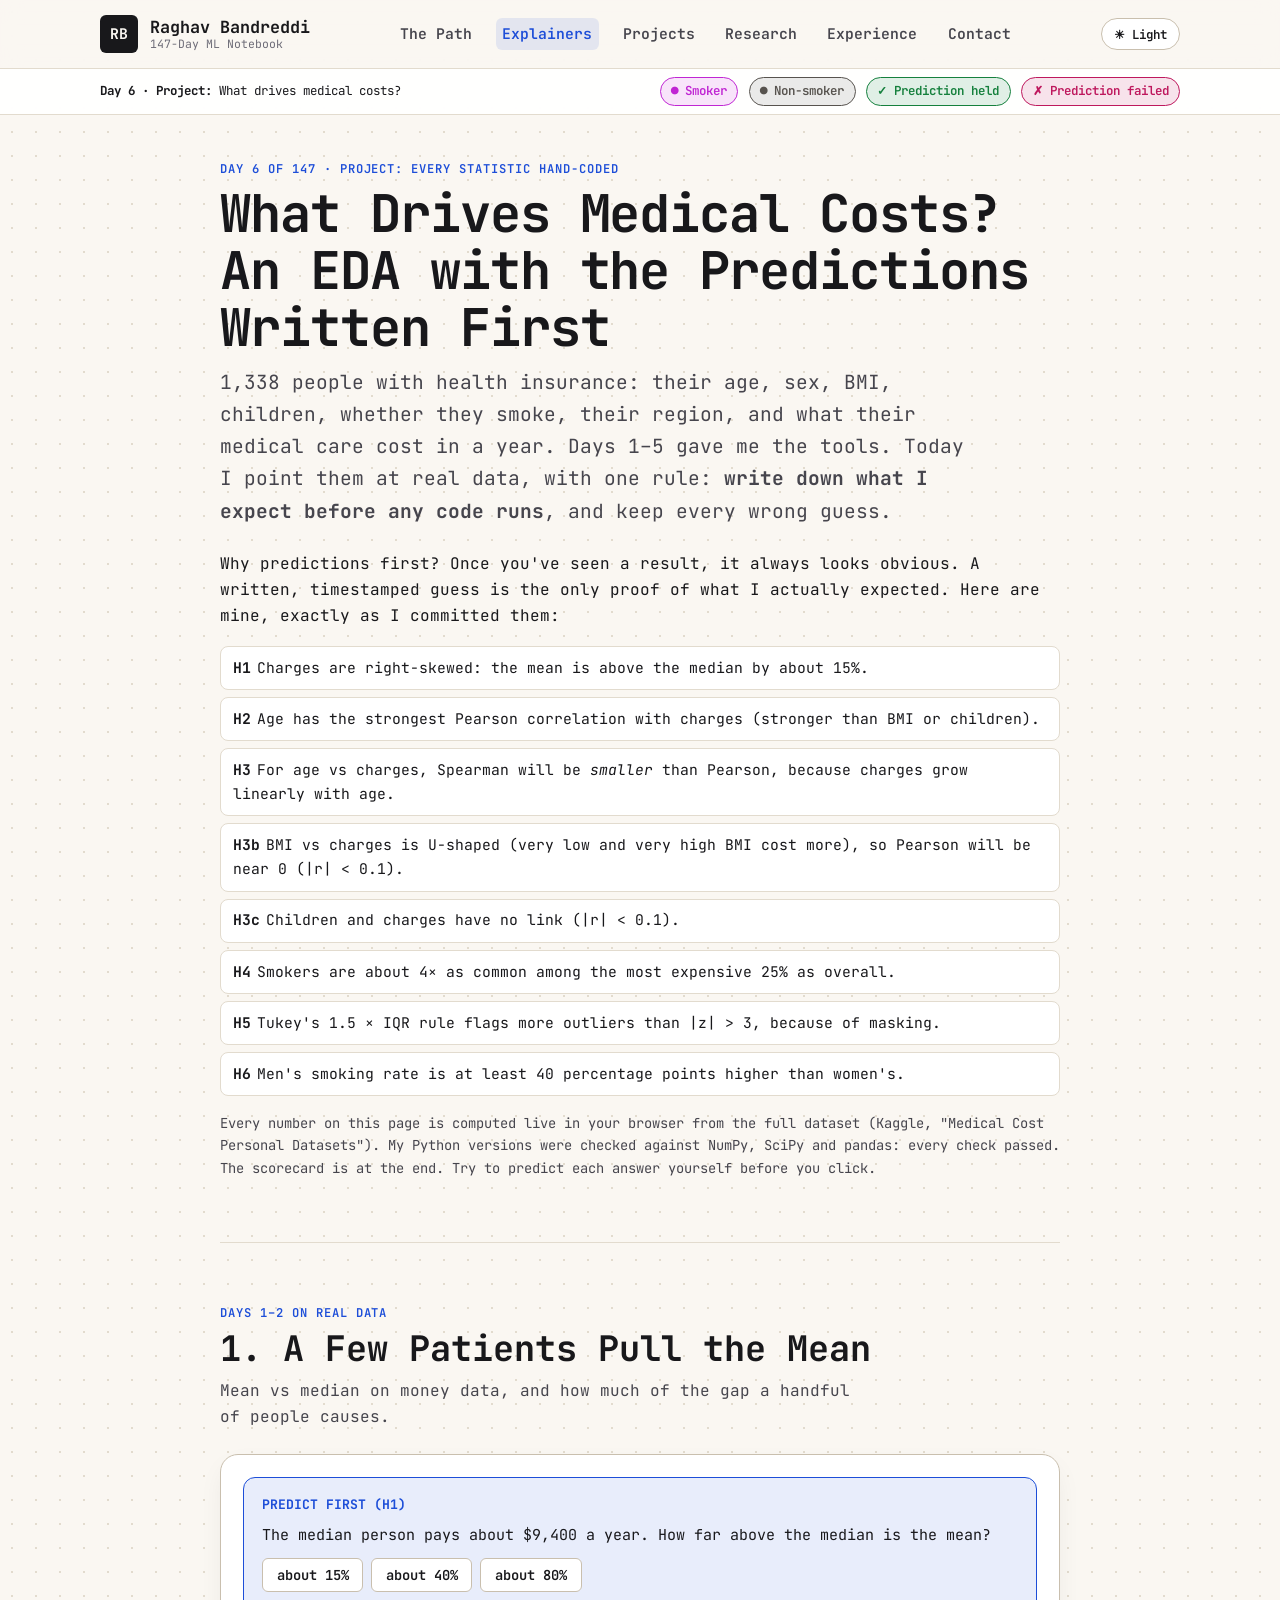
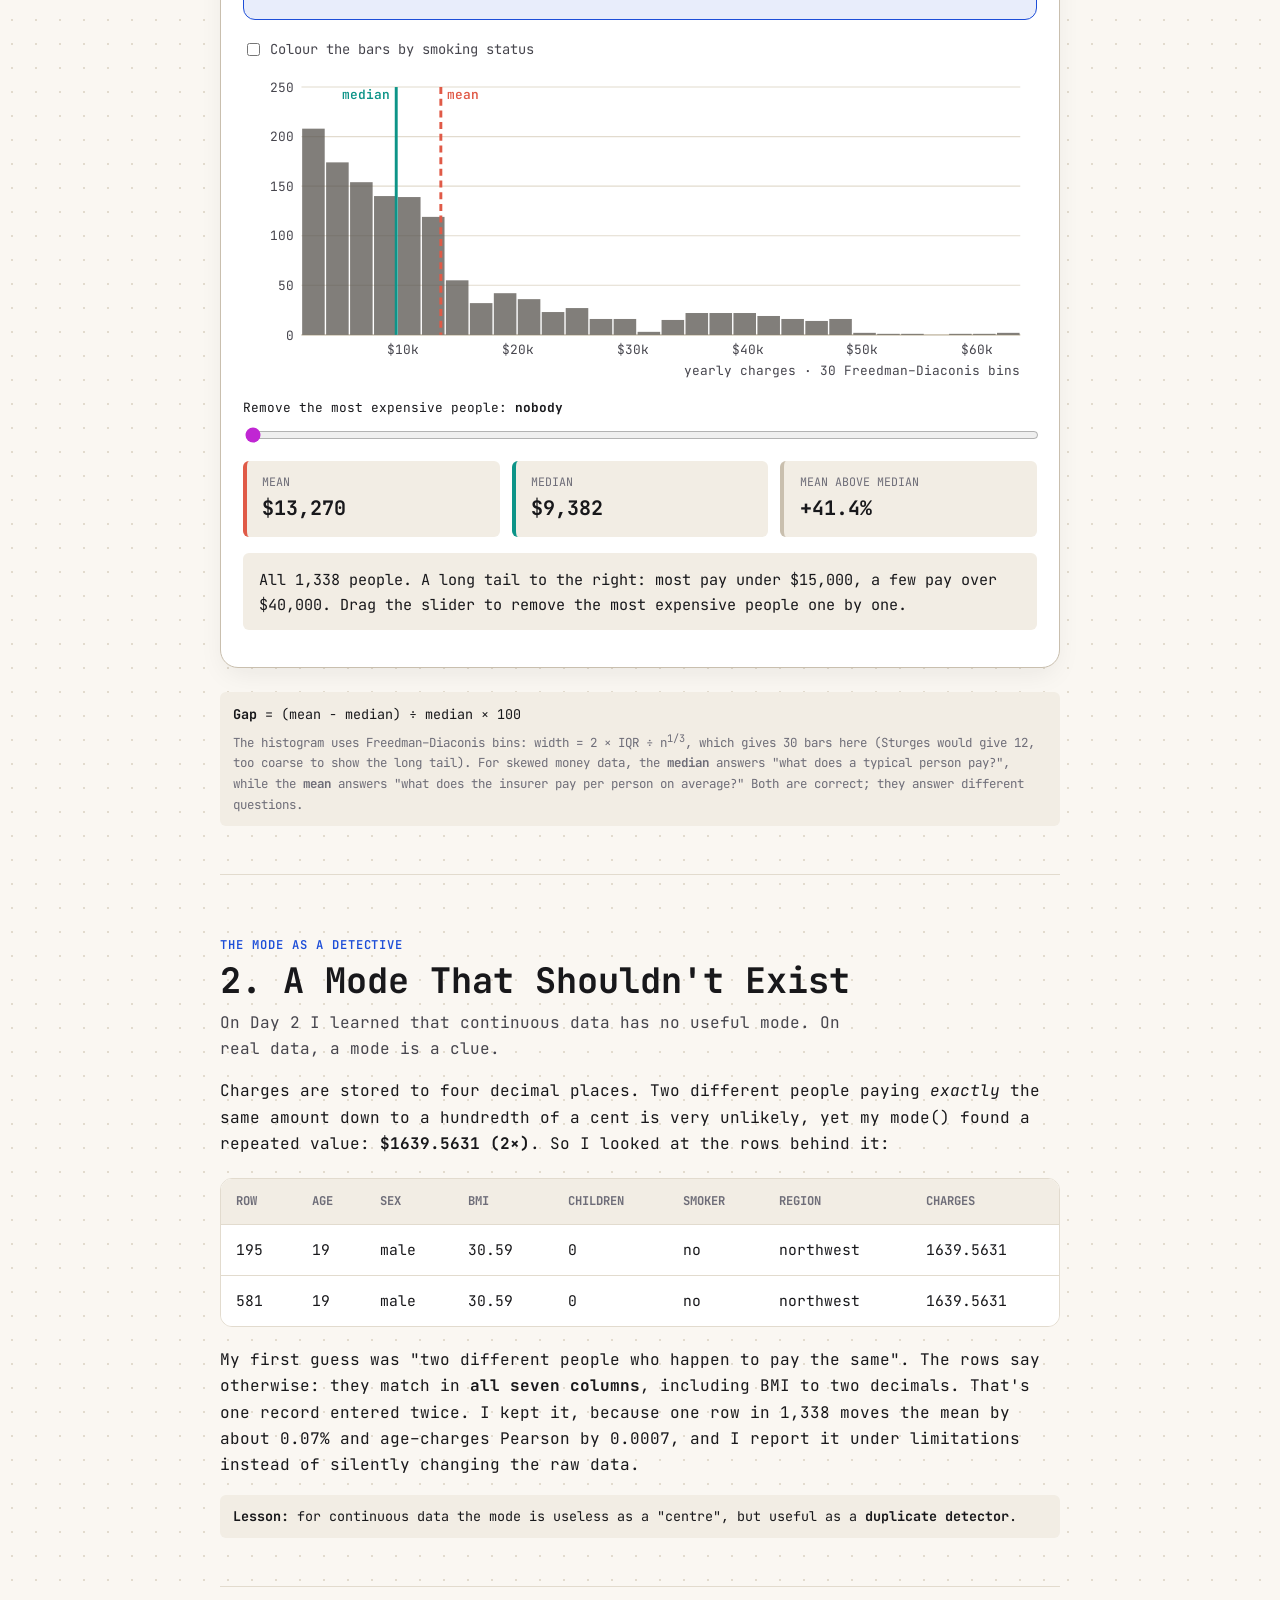
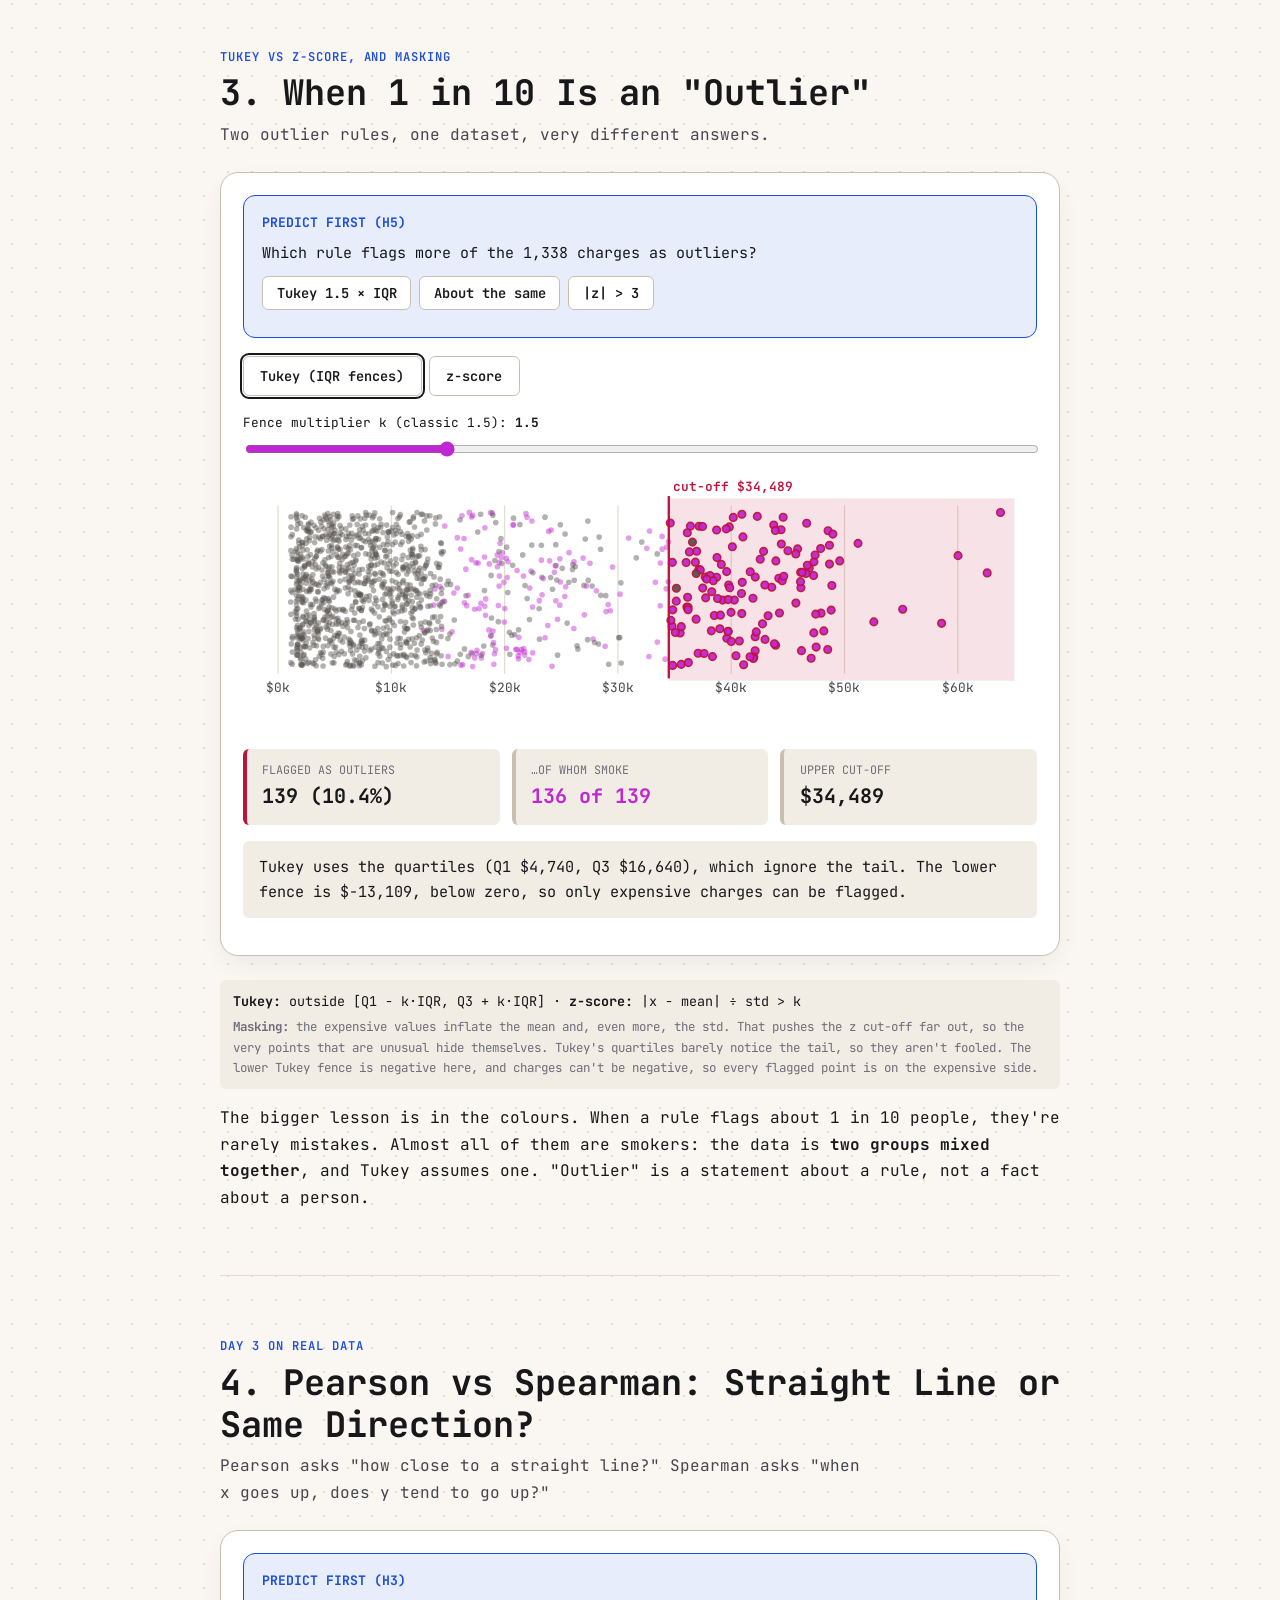
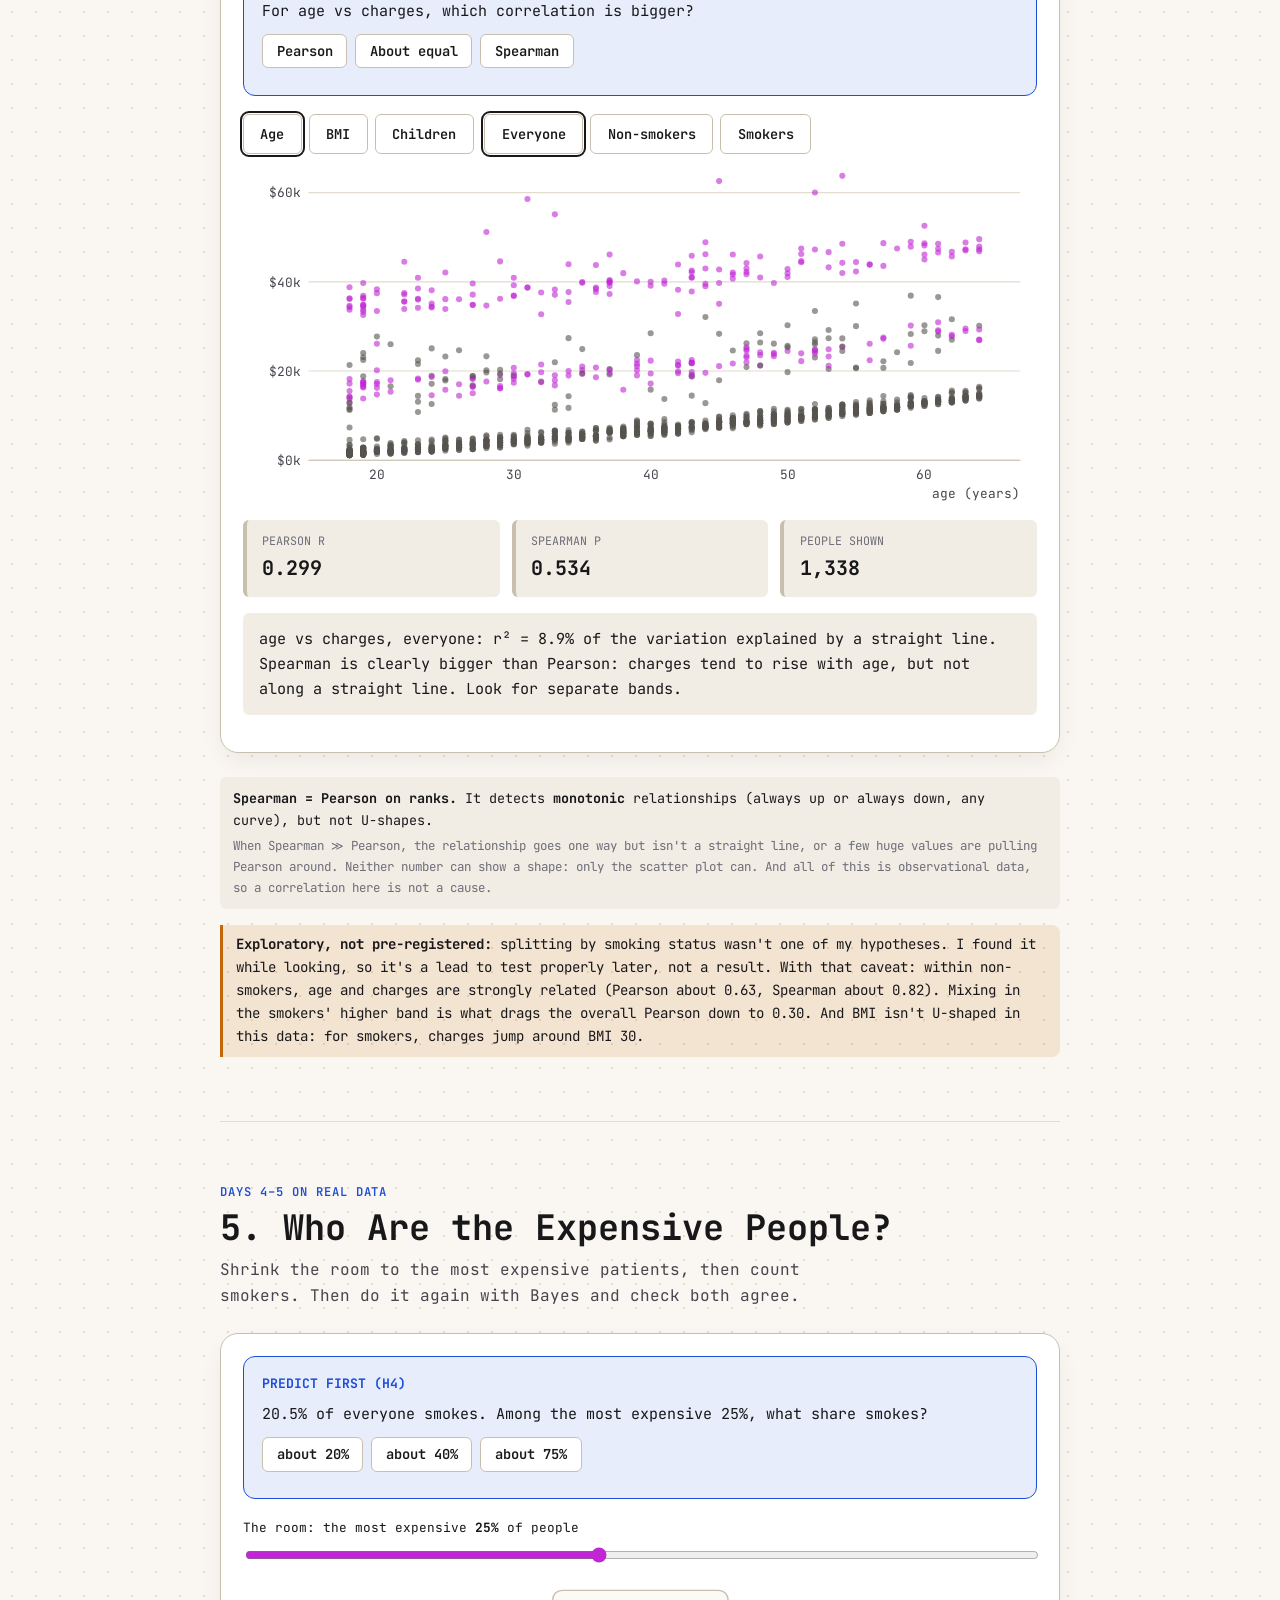
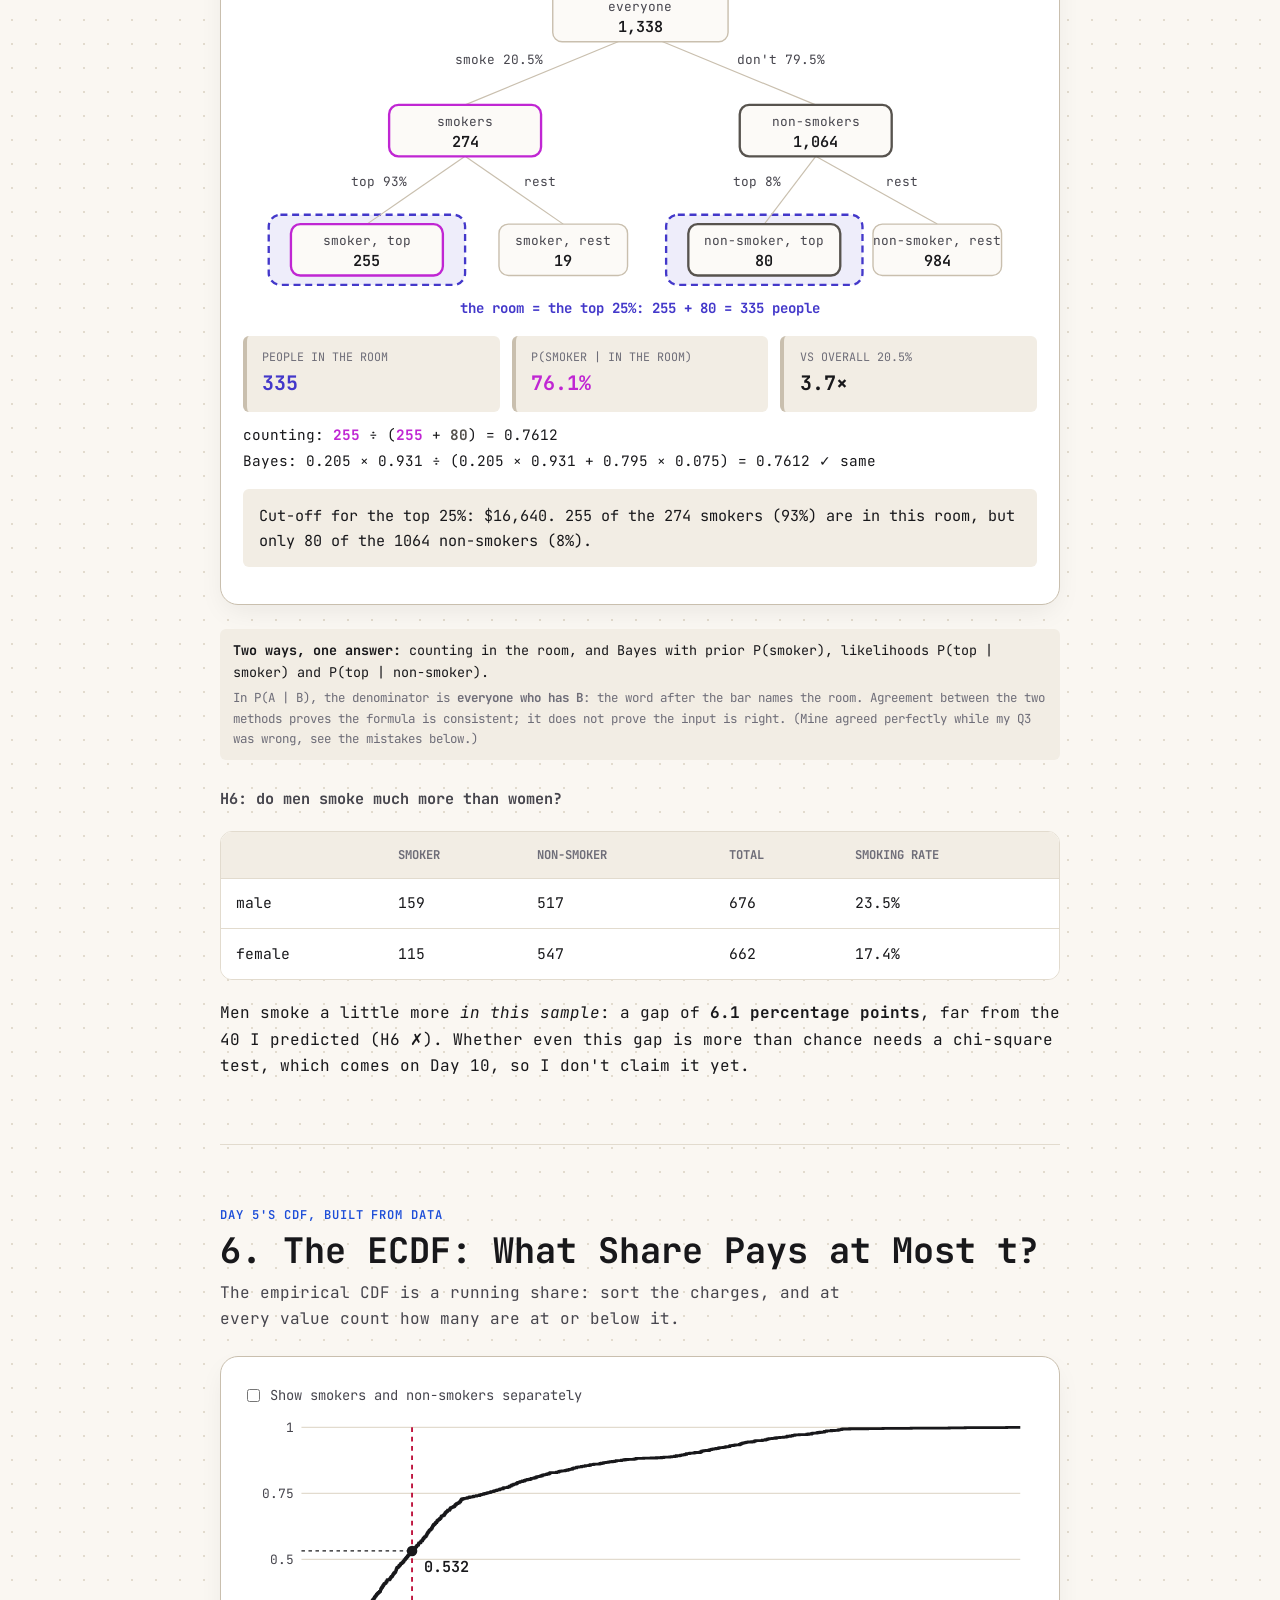
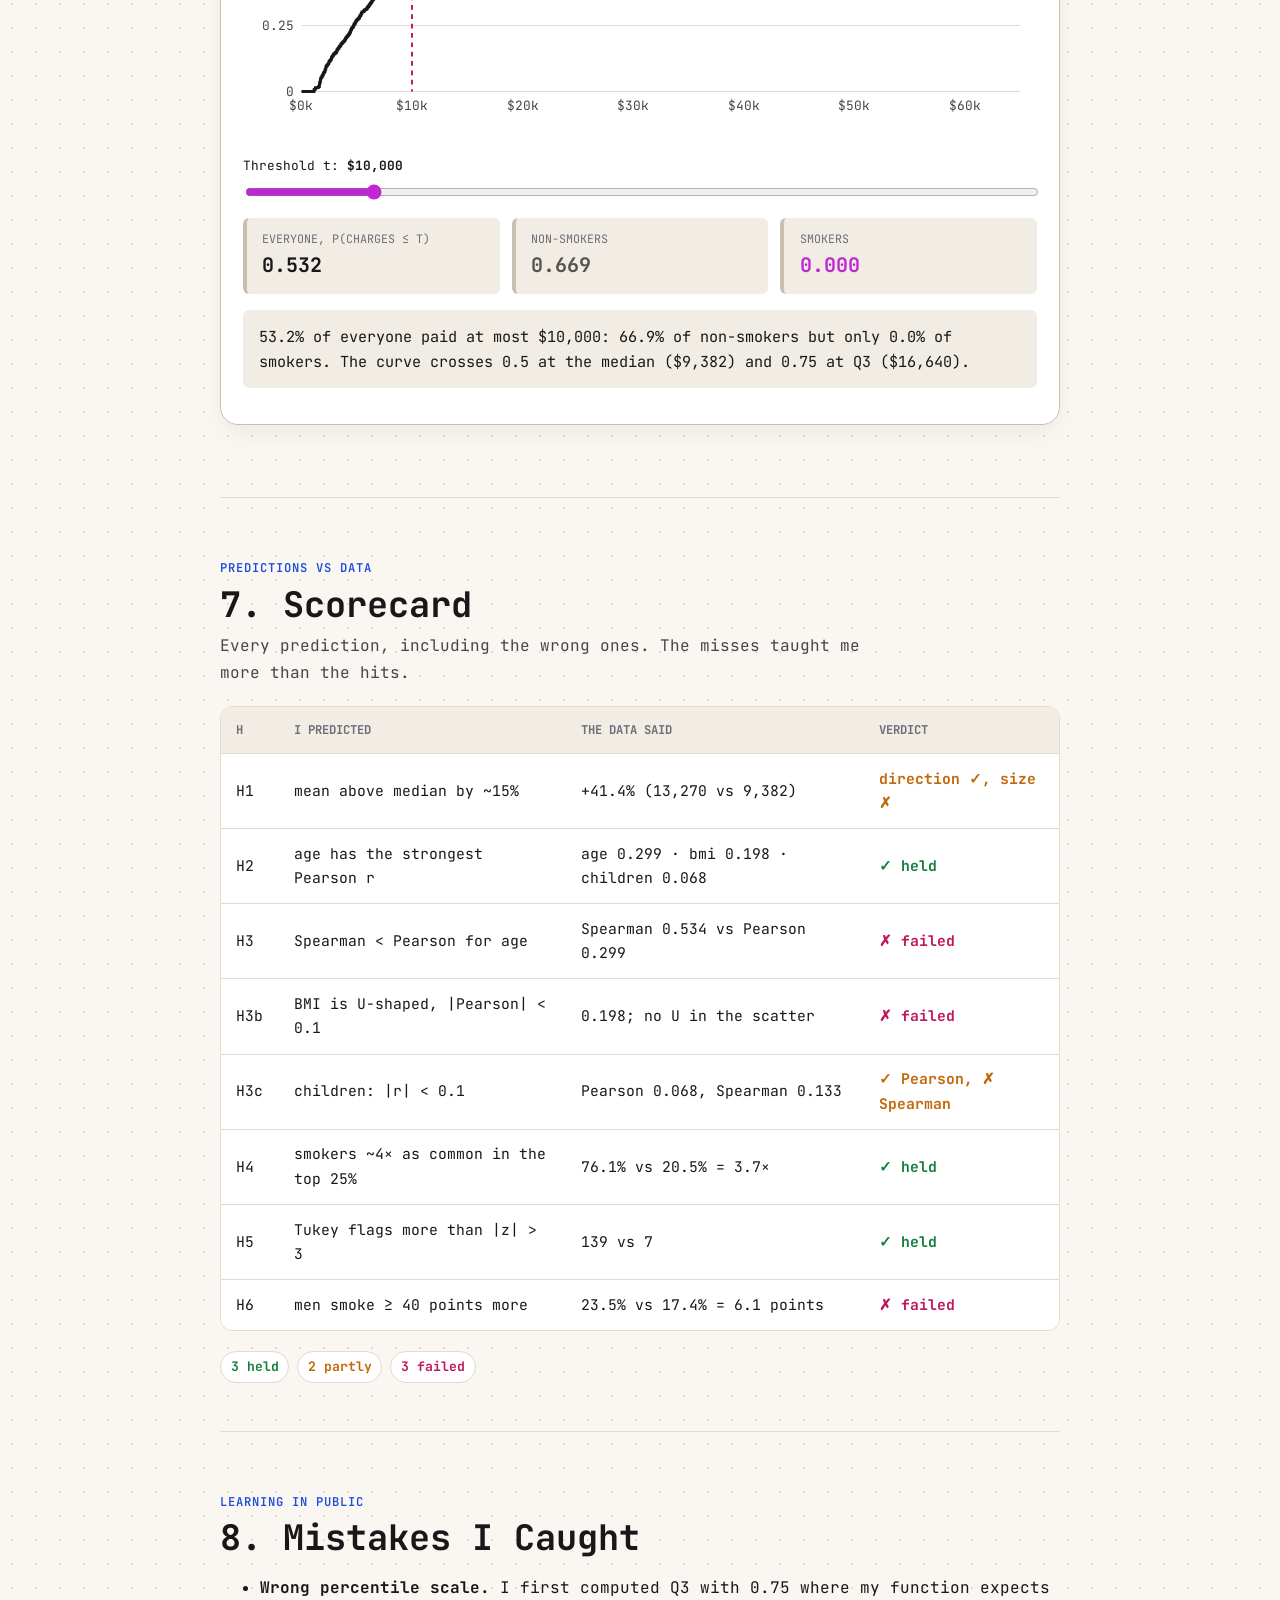
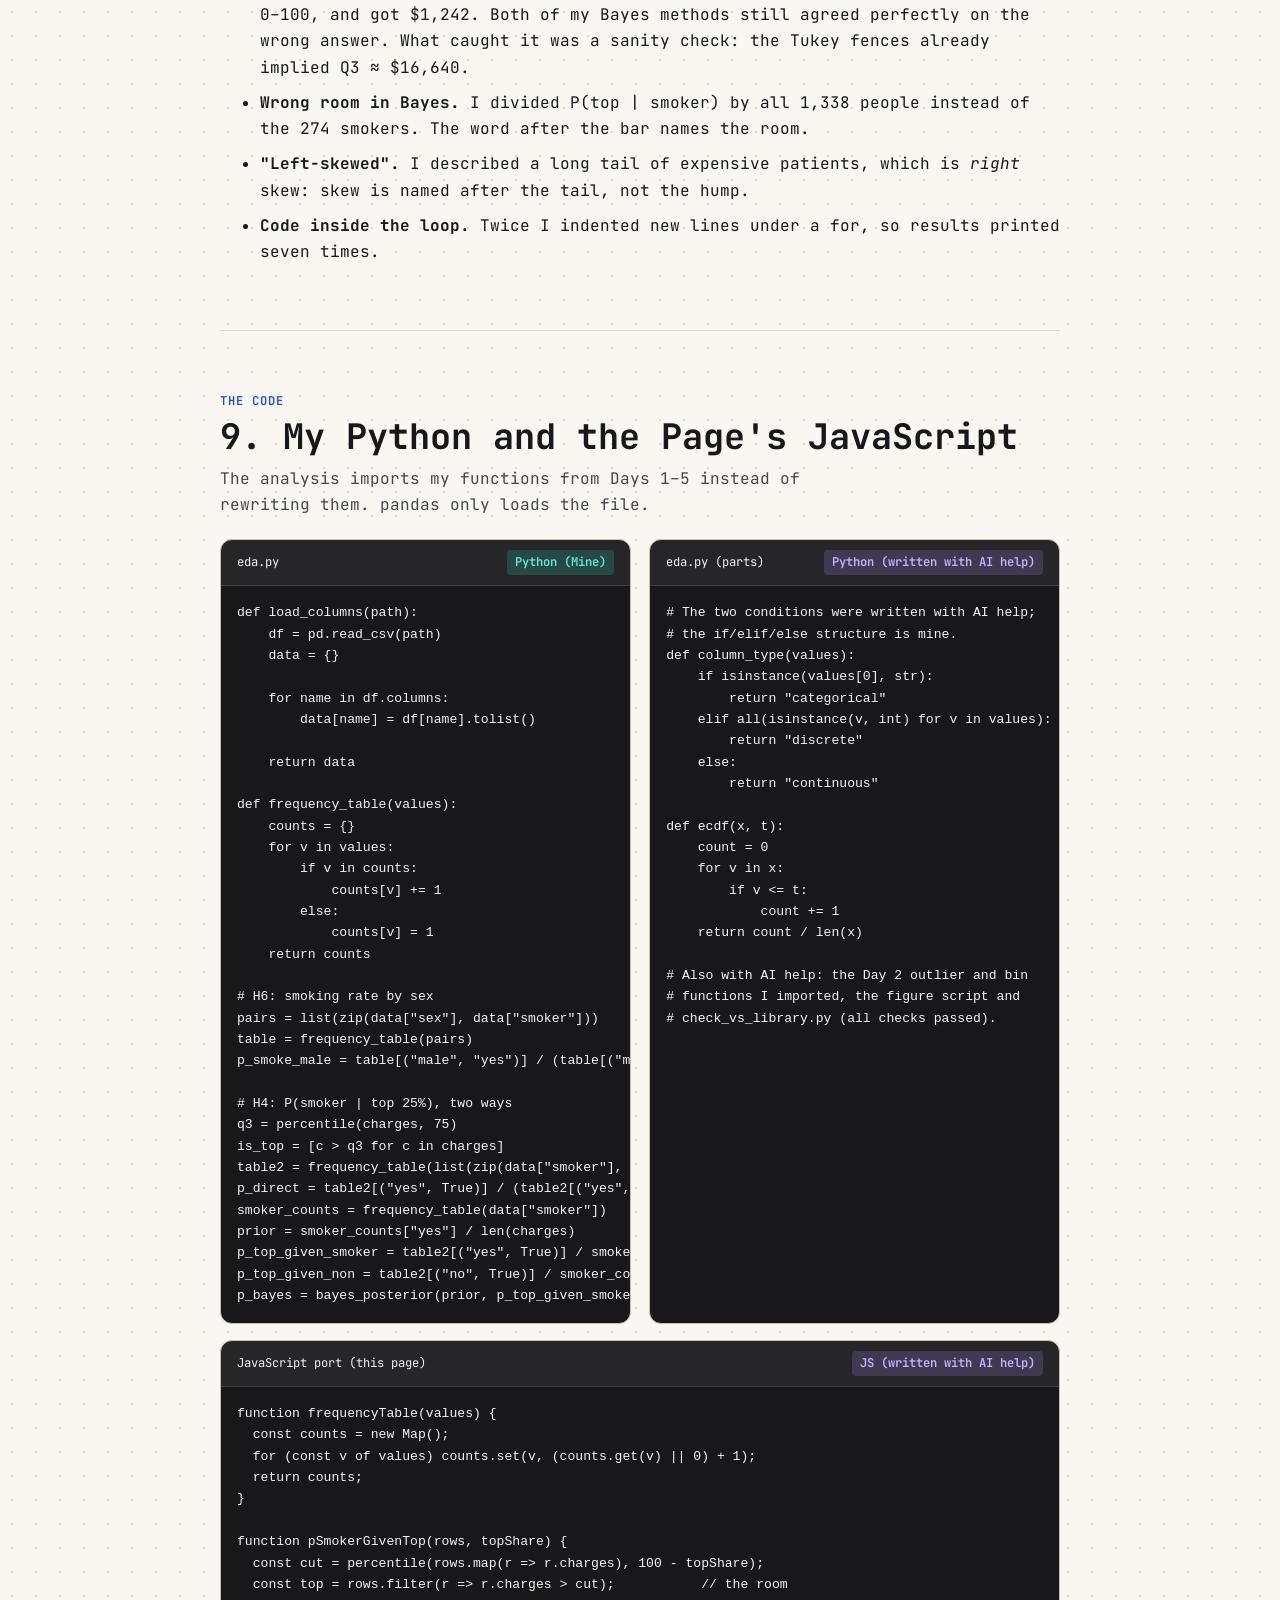
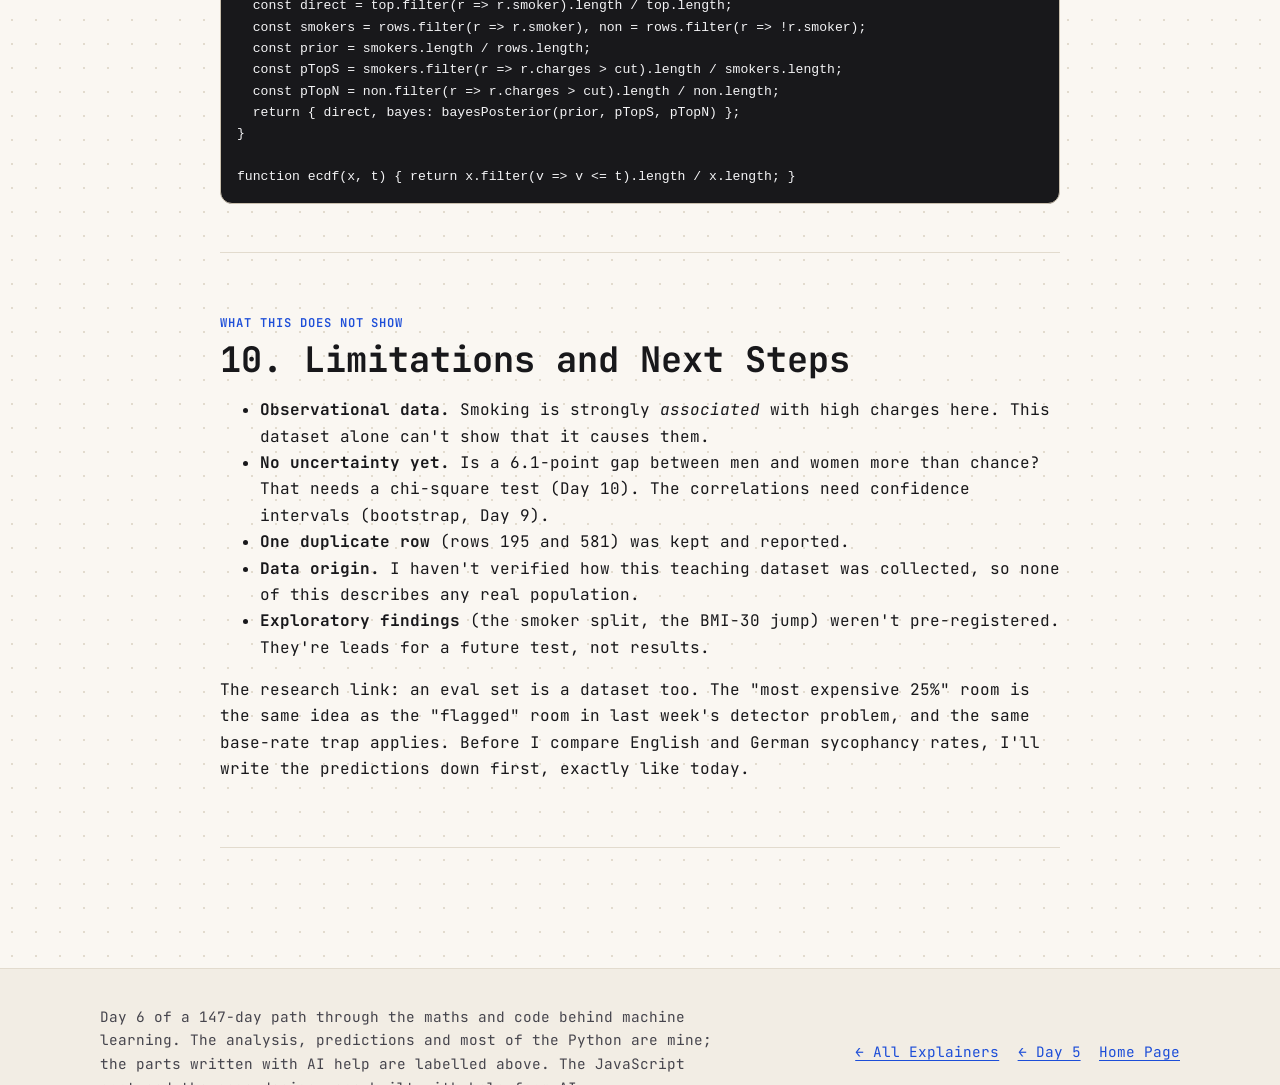
<file: learn/day06-what-drives-medical-costs.html>
<!DOCTYPE html>
<html lang="en" data-theme="light">
<head>
  <meta charset="UTF-8" />
  <meta name="viewport" content="width=device-width, initial-scale=1.0" />
  <title>Day 6: What Drives Medical Costs? An EDA with Predictions First | Raghav Bandreddi</title>
  <meta name="description" content="An interactive exploratory data analysis of 1,338 insurance records: skew, a hidden duplicate, outlier rules and masking, Pearson vs Spearman, Bayes on real data and the ECDF, with every prediction written down before the code ran." />
  <link rel="preconnect" href="https://fonts.googleapis.com" />
  <link rel="preconnect" href="https://fonts.gstatic.com" crossorigin />
  <link href="https://fonts.googleapis.com/css2?family=JetBrains+Mono:wght@400;500;600&amp;display=swap" rel="stylesheet" />
  <link rel="stylesheet" href="../assets/style.css" />
  <script>
    (function () {
      try {
        var saved = localStorage.getItem("raghav-theme");
        var prefersDark = window.matchMedia && window.matchMedia("(prefers-color-scheme: dark)").matches;
        document.documentElement.setAttribute("data-theme", saved || (prefersDark ? "dark" : "light"));
      } catch (e) {}
    })();
  </script>
  <style>
    .svg-wrap { overflow-x: auto; }
    .svg-wrap svg { min-width: 520px; width: 100%; height: auto; display: block; }
    .mono { font-family: var(--font-mono); }
    .small { font-size: 0.86rem; color: var(--text-secondary); }
    .seg { display: inline-flex; flex-wrap: wrap; gap: 0.4rem; }
    .seg .btn { font-size: 0.85rem; }
    .seg .btn[aria-pressed="true"] { outline: 2px solid var(--text-primary); outline-offset: 1px; }
    .panel-title { font-family: var(--font-mono); font-size: 0.8rem; margin: 0.6rem 0 0.2rem; color: var(--text-secondary); }
    .live-formula { font-family: var(--font-mono); font-size: 0.9rem; line-height: 1.8; overflow-wrap: anywhere; margin: 0.6rem 0 0; }
    .live-formula .sm { color: var(--color-smoker); font-weight: 700; }
    .live-formula .ns { color: var(--color-nonsmoker); font-weight: 700; }
    #main-content input[type="range"] { accent-color: var(--color-smoker); }
    .data-table td.num { font-family: var(--font-mono); }
    .check-row { display: flex; align-items: center; gap: 0.45rem; font-size: 0.86rem; color: var(--text-secondary); margin: 0.3rem 0; }
    .hyp-list { list-style: none; padding: 0; margin: 1rem 0; display: grid; gap: 0.45rem; }
    .hyp-list li { font-size: 0.92rem; padding: 0.55rem 0.75rem; border-radius: 8px; background: var(--bg-surface); border: 1px solid var(--border-subtle); }
    .hyp-list .tag { font-family: var(--font-mono); font-weight: 700; margin-right: 0.4rem; }
    .verdict-held { color: var(--color-agree); font-weight: 700; }
    .verdict-failed { color: var(--color-disagree); font-weight: 700; }
    .verdict-partly { color: var(--color-std); font-weight: 700; }
    .score-strip { display: flex; flex-wrap: wrap; gap: 0.5rem; margin: 1rem 0 0; }
    .score-strip span { font-family: var(--font-mono); font-size: 0.82rem; padding: 0.25rem 0.6rem; border-radius: 999px; border: 1px solid var(--border-subtle); background: var(--bg-surface); }
    .explore-note { border-left: 3px solid var(--color-std); padding: 0.5rem 0.8rem; background: var(--color-std-soft); border-radius: 0 8px 8px 0; font-size: 0.88rem; margin: 1rem 0; }
    .mistake-list li { margin-bottom: 0.55rem; }
    /* SVG classes (colours come from the shared tokens) */
    .f-smoker { fill: var(--color-smoker); }
    .f-nonsmoker { fill: var(--color-nonsmoker); }
    .f-given { fill: var(--color-given-soft); stroke: var(--color-given); stroke-width: 2; stroke-dasharray: 6 4; }
    .s-mean { stroke: var(--color-mean); }
    .s-median { stroke: var(--color-median); }
    .s-outlier { stroke: var(--color-outlier); }
    .s-smoker { stroke: var(--color-smoker); }
    .s-nonsmoker { stroke: var(--color-nonsmoker); }
    .s-all { stroke: var(--text-primary); }
    .axis { stroke: var(--border-strong); stroke-width: 1; }
    .grid { stroke: var(--border-subtle); stroke-width: 1; }
    .t-label { fill: var(--text-secondary); font-family: var(--font-mono); font-size: 11px; }
    .t-strong { fill: var(--text-primary); font-family: var(--font-mono); font-size: 13px; font-weight: 600; }
    .t-mean { fill: var(--color-mean); font-family: var(--font-mono); font-size: 11px; font-weight: 600; }
    .t-median { fill: var(--color-median); font-family: var(--font-mono); font-size: 11px; font-weight: 600; }
    .t-outlier { fill: var(--color-outlier); font-family: var(--font-mono); font-size: 11px; font-weight: 600; }
    .t-given { fill: var(--color-given); font-family: var(--font-mono); font-size: 12px; font-weight: 700; }
    .node { fill: var(--bg-elevated); stroke: var(--border-strong); stroke-width: 1.2; }
    .dimmed { opacity: 0.18; }
    @media (prefers-reduced-motion: no-preference) { .tween { transition: opacity 0.25s ease; } }
  </style>
</head>
<body>
  <a class="skip-link" href="#main-content">Skip to main content</a>

  <header class="site-header">
    <div class="container header-inner">
      <a href="../index.html" class="brand" aria-label="Raghav Bandreddi home">
        <span class="brand-mark" aria-hidden="true">RB</span>
        <span class="brand-text">
          <span class="brand-name">Raghav Bandreddi</span>
          <span class="brand-sub">147-Day ML Notebook</span>
        </span>
      </a>
      <nav class="site-nav" aria-label="Primary navigation">
        <a href="../index.html#bottom-up">The Path</a>
        <a href="index.html" aria-current="page">Explainers</a>
        <a href="../index.html#projects">Projects</a>
        <a href="../index.html#research">Research</a>
        <a href="../index.html#experience">Experience</a>
        <a href="../index.html#contact">Contact</a>
      </nav>
      <div class="header-actions">
        <button type="button" id="theme-toggle" class="theme-toggle" aria-label="Toggle dark mode">
          <span class="theme-icon theme-icon-sun" aria-hidden="true">☀</span>
          <span class="theme-icon theme-icon-moon" aria-hidden="true">☾</span>
          <span class="theme-label" id="theme-label">Theme</span>
        </button>
      </div>
    </div>
  </header>

  <div class="concept-legend-bar" role="region" aria-label="Colour key for concepts">
    <div class="container concept-legend-inner">
      <span><strong>Day 6 · Project:</strong> What drives medical costs?</span>
      <div class="concept-pills">
        <span class="concept-pill pill-smoker">● Smoker</span>
        <span class="concept-pill pill-nonsmoker">● Non-smoker</span>
        <span class="concept-pill pill-agree">✓ Prediction held</span>
        <span class="concept-pill pill-disagree">✗ Prediction failed</span>
      </div>
    </div>
  </div>

  <main id="main-content" class="explainer-article">
    <div class="container-narrow">

      <!-- 0. INTRO -->
      <section class="explainer-section" id="sec-intro">
        <span class="section-kicker">Day 6 of 147 · Project: Every Statistic Hand-Coded</span>
        <h1 class="hero-title" style="margin-bottom: 0.6rem;">What Drives Medical Costs? An EDA with the Predictions Written First</h1>
        <p class="hero-lead">
          1,338 people with health insurance: their age, sex, BMI, children, whether they smoke, their region, and what their medical care cost in a year. Days 1–5 gave me the tools. Today I point them at real data, with one rule: <strong>write down what I expect before any code runs</strong>, and keep every wrong guess.
        </p>
        <p>Why predictions first? Once you've seen a result, it always looks obvious. A written, timestamped guess is the only proof of what I actually expected. Here are mine, exactly as I committed them:</p>
        <ul class="hyp-list">
          <li><span class="tag">H1</span>Charges are right-skewed: the mean is above the median by about 15%.</li>
          <li><span class="tag">H2</span>Age has the strongest Pearson correlation with charges (stronger than BMI or children).</li>
          <li><span class="tag">H3</span>For age vs charges, Spearman will be <em>smaller</em> than Pearson, because charges grow linearly with age.</li>
          <li><span class="tag">H3b</span>BMI vs charges is U-shaped (very low and very high BMI cost more), so Pearson will be near 0 (|r| &lt; 0.1).</li>
          <li><span class="tag">H3c</span>Children and charges have no link (|r| &lt; 0.1).</li>
          <li><span class="tag">H4</span>Smokers are about 4× as common among the most expensive 25% as overall.</li>
          <li><span class="tag">H5</span>Tukey's 1.5 × IQR rule flags more outliers than |z| &gt; 3, because of masking.</li>
          <li><span class="tag">H6</span>Men's smoking rate is at least 40 percentage points higher than women's.</li>
        </ul>
        <p class="small">Every number on this page is computed live in your browser from the full dataset (Kaggle, "Medical Cost Personal Datasets"). My Python versions were checked against NumPy, SciPy and pandas: every check passed. The scorecard is at the end. Try to predict each answer yourself before you click.</p>
      </section>

      <!-- 1. CENTRE -->
      <section class="explainer-section" id="sec-centre">
        <span class="section-kicker">Days 1–2 on Real Data</span>
        <h2 class="section-title">1. A Few Patients Pull the Mean</h2>
        <p class="section-subtitle">Mean vs median on money data, and how much of the gap a handful of people causes.</p>

        <div class="interactive-stage">
          <div class="predict-box">
            <p class="predict-title">Predict first (H1)</p>
            <p style="margin: 0; font-size: 0.94rem;">The median person pays about $9,400 a year. How far above the median is the mean?</p>
            <div class="predict-options" role="group" aria-label="Prediction options">
              <button type="button" class="predict-btn" data-box="h1" data-guess="15">about 15%</button>
              <button type="button" class="predict-btn" data-box="h1" data-guess="40">about 40%</button>
              <button type="button" class="predict-btn" data-box="h1" data-guess="80">about 80%</button>
            </div>
            <p class="predict-feedback" id="h1-feedback" aria-live="polite"></p>
          </div>

          <label class="check-row"><input type="checkbox" id="hist-stack" /> Colour the bars by smoking status</label>
          <div class="svg-wrap"><svg id="hist-svg" viewBox="0 0 680 270" role="img" aria-label="Histogram of yearly medical charges with the mean and median marked"></svg></div>
          <div class="slider-row"><label for="hist-k" class="mono" style="font-size: 0.8rem;">Remove the most expensive people: <strong id="hist-k-val"></strong></label><input type="range" id="hist-k" min="0" max="300" step="1" value="0" /></div>
          <div class="readout-grid" aria-live="polite">
            <div class="readout-box readout-mean"><span class="readout-label">Mean</span><span class="readout-value" id="hist-mean"></span></div>
            <div class="readout-box readout-median"><span class="readout-label">Median</span><span class="readout-value" id="hist-median"></span></div>
            <div class="readout-box"><span class="readout-label">Mean above median</span><span class="readout-value" id="hist-gap"></span></div>
          </div>
          <p class="live-narrative" id="hist-caption" aria-live="polite"></p>
        </div>

        <div class="formula-callout">
          <div><strong>Gap</strong> = (mean − median) ÷ median × 100</div>
          <div style="font-size: 0.78rem; color: var(--text-muted); margin-top: 0.3rem;">The histogram uses Freedman–Diaconis bins: width = 2 × IQR ÷ n<sup>1/3</sup>, which gives 30 bars here (Sturges would give 12, too coarse to show the long tail). For skewed money data, the <strong>median</strong> answers "what does a typical person pay?", while the <strong>mean</strong> answers "what does the insurer pay per person on average?" Both are correct; they answer different questions.</div>
        </div>
      </section>

      <!-- 2. DUPLICATE -->
      <section class="explainer-section" id="sec-duplicate">
        <span class="section-kicker">The Mode as a Detective</span>
        <h2 class="section-title">2. A Mode That Shouldn't Exist</h2>
        <p class="section-subtitle">On Day 2 I learned that continuous data has no useful mode. On real data, a mode is a clue.</p>
        <p>Charges are stored to four decimal places. Two different people paying <em>exactly</em> the same amount down to a hundredth of a cent is very unlikely, yet my <span class="mono">mode()</span> found a repeated value: <strong class="mono" id="dup-value"></strong>. So I looked at the rows behind it:</p>
        <div class="table-scroll">
          <table class="data-table" aria-label="The two rows that share the modal charge">
            <thead><tr><th>Row</th><th>Age</th><th>Sex</th><th>BMI</th><th>Children</th><th>Smoker</th><th>Region</th><th>Charges</th></tr></thead>
            <tbody id="dup-body"></tbody>
          </table>
        </div>
        <p>My first guess was "two different people who happen to pay the same". The rows say otherwise: they match in <strong>all seven columns</strong>, including BMI to two decimals. That's one record entered twice. I kept it, because one row in 1,338 moves the mean by about 0.07% and age–charges Pearson by 0.0007, and I report it under limitations instead of silently changing the raw data.</p>
        <div class="formula-callout">
          <div><strong>Lesson:</strong> for continuous data the mode is useless as a "centre", but useful as a <strong>duplicate detector</strong>.</div>
        </div>
      </section>

      <!-- 3. OUTLIERS -->
      <section class="explainer-section" id="sec-outliers">
        <span class="section-kicker">Tukey vs z-score, and Masking</span>
        <h2 class="section-title">3. When 1 in 10 Is an "Outlier"</h2>
        <p class="section-subtitle">Two outlier rules, one dataset, very different answers.</p>

        <div class="interactive-stage">
          <div class="predict-box">
            <p class="predict-title">Predict first (H5)</p>
            <p style="margin: 0; font-size: 0.94rem;">Which rule flags more of the 1,338 charges as outliers?</p>
            <div class="predict-options" role="group" aria-label="Prediction options">
              <button type="button" class="predict-btn" data-box="h5" data-guess="tukey">Tukey 1.5 × IQR</button>
              <button type="button" class="predict-btn" data-box="h5" data-guess="same">About the same</button>
              <button type="button" class="predict-btn" data-box="h5" data-guess="z">|z| &gt; 3</button>
            </div>
            <p class="predict-feedback" id="h5-feedback" aria-live="polite"></p>
          </div>
          <div class="stage-controls" style="margin-top: 0;">
            <div class="seg" role="group" aria-label="Outlier rule">
              <button type="button" class="btn btn-secondary" data-rule="tukey" aria-pressed="true">Tukey (IQR fences)</button>
              <button type="button" class="btn btn-secondary" data-rule="z" aria-pressed="false">z-score</button>
            </div>
          </div>
          <div class="slider-row"><label for="out-k" class="mono" style="font-size: 0.8rem;"><span id="out-k-name">Fence multiplier k</span>: <strong id="out-k-val"></strong></label><input type="range" id="out-k" min="1" max="3" step="0.1" value="1.5" /></div>
          <div class="svg-wrap"><svg id="out-svg" viewBox="0 0 680 220" role="img" aria-label="Every charge as a dot on a number line, with the outlier cut-off marked"></svg></div>
          <div class="readout-grid" aria-live="polite">
            <div class="readout-box readout-outlier"><span class="readout-label">Flagged as outliers</span><span class="readout-value" id="out-n"></span></div>
            <div class="readout-box"><span class="readout-label">…of whom smoke</span><span class="readout-value" id="out-sm" style="color: var(--color-smoker);"></span></div>
            <div class="readout-box"><span class="readout-label">Upper cut-off</span><span class="readout-value" id="out-cut"></span></div>
          </div>
          <p class="live-narrative" id="out-caption" aria-live="polite"></p>
        </div>

        <div class="formula-callout">
          <div><strong>Tukey:</strong> outside [Q1 − k·IQR, Q3 + k·IQR]   ·   <strong>z-score:</strong> |x − mean| ÷ std &gt; k</div>
          <div style="font-size: 0.78rem; color: var(--text-muted); margin-top: 0.3rem;"><strong>Masking:</strong> the expensive values inflate the mean and, even more, the std. That pushes the z cut-off far out, so the very points that are unusual hide themselves. Tukey's quartiles barely notice the tail, so they aren't fooled. The lower Tukey fence is negative here, and charges can't be negative, so every flagged point is on the expensive side.</div>
        </div>
        <p>The bigger lesson is in the colours. When a rule flags about 1 in 10 people, they're rarely mistakes. Almost all of them are smokers: the data is <strong>two groups mixed together</strong>, and Tukey assumes one. "Outlier" is a statement about a rule, not a fact about a person.</p>
      </section>

      <!-- 4. RELATIONSHIPS -->
      <section class="explainer-section" id="sec-corr">
        <span class="section-kicker">Day 3 on Real Data</span>
        <h2 class="section-title">4. Pearson vs Spearman: Straight Line or Same Direction?</h2>
        <p class="section-subtitle">Pearson asks "how close to a straight line?" Spearman asks "when x goes up, does y tend to go up?"</p>

        <div class="interactive-stage">
          <div class="predict-box">
            <p class="predict-title">Predict first (H3)</p>
            <p style="margin: 0; font-size: 0.94rem;">For age vs charges, which correlation is bigger?</p>
            <div class="predict-options" role="group" aria-label="Prediction options">
              <button type="button" class="predict-btn" data-box="h3" data-guess="pearson">Pearson</button>
              <button type="button" class="predict-btn" data-box="h3" data-guess="equal">About equal</button>
              <button type="button" class="predict-btn" data-box="h3" data-guess="spearman">Spearman</button>
            </div>
            <p class="predict-feedback" id="h3-feedback" aria-live="polite"></p>
          </div>
          <div class="stage-controls" style="margin-top: 0; flex-wrap: wrap; gap: 0.6rem;">
            <div class="seg" role="group" aria-label="Variable on the x-axis">
              <button type="button" class="btn btn-secondary" data-x="age" aria-pressed="true">Age</button>
              <button type="button" class="btn btn-secondary" data-x="bmi" aria-pressed="false">BMI</button>
              <button type="button" class="btn btn-secondary" data-x="children" aria-pressed="false">Children</button>
            </div>
            <div class="seg" role="group" aria-label="Which people">
              <button type="button" class="btn btn-secondary" data-grp="all" aria-pressed="true">Everyone</button>
              <button type="button" class="btn btn-secondary" data-grp="0" aria-pressed="false">Non-smokers</button>
              <button type="button" class="btn btn-secondary" data-grp="1" aria-pressed="false">Smokers</button>
            </div>
          </div>
          <div class="svg-wrap"><svg id="sc-svg" viewBox="0 0 680 300" role="img" aria-label="Scatter plot of the chosen variable against charges, coloured by smoking status"></svg></div>
          <div class="readout-grid" aria-live="polite">
            <div class="readout-box"><span class="readout-label">Pearson r</span><span class="readout-value" id="sc-p"></span></div>
            <div class="readout-box"><span class="readout-label">Spearman ρ</span><span class="readout-value" id="sc-s"></span></div>
            <div class="readout-box"><span class="readout-label">People shown</span><span class="readout-value" id="sc-n"></span></div>
          </div>
          <p class="live-narrative" id="sc-caption" aria-live="polite"></p>
        </div>

        <div class="formula-callout">
          <div><strong>Spearman = Pearson on ranks.</strong> It detects <strong>monotonic</strong> relationships (always up or always down, any curve), but not U-shapes.</div>
          <div style="font-size: 0.78rem; color: var(--text-muted); margin-top: 0.3rem;">When Spearman ≫ Pearson, the relationship goes one way but isn't a straight line, or a few huge values are pulling Pearson around. Neither number can show a shape: only the scatter plot can. And all of this is observational data, so a correlation here is not a cause.</div>
        </div>
        <div class="explore-note"><strong>Exploratory, not pre-registered:</strong> splitting by smoking status wasn't one of my hypotheses. I found it while looking, so it's a lead to test properly later, not a result. With that caveat: within non-smokers, age and charges are strongly related (Pearson about 0.63, Spearman about 0.82). Mixing in the smokers' higher band is what drags the overall Pearson down to 0.30. And BMI isn't U-shaped in this data: for smokers, charges jump around BMI 30.</div>
      </section>

      <!-- 5. BAYES -->
      <section class="explainer-section" id="sec-bayes">
        <span class="section-kicker">Days 4–5 on Real Data</span>
        <h2 class="section-title">5. Who Are the Expensive People?</h2>
        <p class="section-subtitle">Shrink the room to the most expensive patients, then count smokers. Then do it again with Bayes and check both agree.</p>

        <div class="interactive-stage">
          <div class="predict-box">
            <p class="predict-title">Predict first (H4)</p>
            <p style="margin: 0; font-size: 0.94rem;">20.5% of everyone smokes. Among the most expensive 25%, what share smokes?</p>
            <div class="predict-options" role="group" aria-label="Prediction options">
              <button type="button" class="predict-btn" data-box="h4" data-guess="20">about 20%</button>
              <button type="button" class="predict-btn" data-box="h4" data-guess="40">about 40%</button>
              <button type="button" class="predict-btn" data-box="h4" data-guess="75">about 75%</button>
            </div>
            <p class="predict-feedback" id="h4-feedback" aria-live="polite"></p>
          </div>
          <div class="slider-row"><label for="top-p" class="mono" style="font-size: 0.8rem;">The room: the most expensive <strong id="top-p-val"></strong> of people</label><input type="range" id="top-p" min="5" max="50" step="5" value="25" /></div>
          <div class="svg-wrap"><svg id="tree-svg" viewBox="0 0 680 290" role="img" aria-label="Tree of all people split into smokers and non-smokers, then into the expensive room or not"></svg></div>
          <div class="readout-grid" aria-live="polite">
            <div class="readout-box"><span class="readout-label">People in the room</span><span class="readout-value" id="top-room" style="color: var(--color-given);"></span></div>
            <div class="readout-box"><span class="readout-label">P(smoker | in the room)</span><span class="readout-value" id="top-post" style="color: var(--color-smoker);"></span></div>
            <div class="readout-box"><span class="readout-label">vs overall 20.5%</span><span class="readout-value" id="top-ratio"></span></div>
          </div>
          <p class="live-formula" id="top-formula"></p>
          <p class="live-narrative" id="top-caption" aria-live="polite"></p>
        </div>

        <div class="formula-callout">
          <div><strong>Two ways, one answer:</strong> counting in the room, and Bayes with prior P(smoker), likelihoods P(top | smoker) and P(top | non-smoker).</div>
          <div style="font-size: 0.78rem; color: var(--text-muted); margin-top: 0.3rem;">In P(A | B), the denominator is <strong>everyone who has B</strong>: the word after the bar names the room. Agreement between the two methods proves the formula is consistent; it does not prove the input is right. (Mine agreed perfectly while my Q3 was wrong, see the mistakes below.)</div>
        </div>

        <h3 class="panel-title" style="font-size: 0.95rem; margin-top: 1.6rem;">H6: do men smoke much more than women?</h3>
        <div class="table-scroll">
          <table class="data-table" aria-label="Smokers by sex">
            <thead><tr><th></th><th>Smoker</th><th>Non-smoker</th><th>Total</th><th>Smoking rate</th></tr></thead>
            <tbody id="sex-body"></tbody>
          </table>
        </div>
        <p id="sex-caption"></p>
      </section>

      <!-- 6. ECDF -->
      <section class="explainer-section" id="sec-ecdf">
        <span class="section-kicker">Day 5's CDF, Built from Data</span>
        <h2 class="section-title">6. The ECDF: What Share Pays at Most t?</h2>
        <p class="section-subtitle">The empirical CDF is a running share: sort the charges, and at every value count how many are at or below it.</p>
        <div class="interactive-stage">
          <label class="check-row"><input type="checkbox" id="ecdf-split" /> Show smokers and non-smokers separately</label>
          <div class="svg-wrap"><svg id="ecdf-svg" viewBox="0 0 680 280" role="img" aria-label="Empirical cumulative distribution of charges with a movable threshold"></svg></div>
          <div class="slider-row"><label for="ecdf-t" class="mono" style="font-size: 0.8rem;">Threshold t: <strong id="ecdf-t-val"></strong></label><input type="range" id="ecdf-t" min="0" max="64000" step="500" value="10000" /></div>
          <div class="readout-grid" aria-live="polite">
            <div class="readout-box"><span class="readout-label">Everyone, P(charges ≤ t)</span><span class="readout-value" id="ecdf-all"></span></div>
            <div class="readout-box"><span class="readout-label">Non-smokers</span><span class="readout-value" id="ecdf-ns" style="color: var(--color-nonsmoker);"></span></div>
            <div class="readout-box"><span class="readout-label">Smokers</span><span class="readout-value" id="ecdf-sm" style="color: var(--color-smoker);"></span></div>
          </div>
          <p class="live-narrative" id="ecdf-caption" aria-live="polite"></p>
        </div>
      </section>

      <!-- 7. SCORECARD -->
      <section class="explainer-section" id="sec-score">
        <span class="section-kicker">Predictions vs Data</span>
        <h2 class="section-title">7. Scorecard</h2>
        <p class="section-subtitle">Every prediction, including the wrong ones. The misses taught me more than the hits.</p>
        <div class="table-scroll">
          <table class="data-table" aria-label="Hypotheses against results">
            <thead><tr><th>H</th><th>I predicted</th><th>The data said</th><th>Verdict</th></tr></thead>
            <tbody>
              <tr><td class="num">H1</td><td>mean above median by ~15%</td><td class="num">+41.4% (13,270 vs 9,382)</td><td class="verdict-partly">direction ✓, size ✗</td></tr>
              <tr><td class="num">H2</td><td>age has the strongest Pearson r</td><td class="num">age 0.299 · bmi 0.198 · children 0.068</td><td class="verdict-held">✓ held</td></tr>
              <tr><td class="num">H3</td><td>Spearman &lt; Pearson for age</td><td class="num">Spearman 0.534 vs Pearson 0.299</td><td class="verdict-failed">✗ failed</td></tr>
              <tr><td class="num">H3b</td><td>BMI is U-shaped, |Pearson| &lt; 0.1</td><td class="num">0.198; no U in the scatter</td><td class="verdict-failed">✗ failed</td></tr>
              <tr><td class="num">H3c</td><td>children: |r| &lt; 0.1</td><td class="num">Pearson 0.068, Spearman 0.133</td><td class="verdict-partly">✓ Pearson, ✗ Spearman</td></tr>
              <tr><td class="num">H4</td><td>smokers ~4× as common in the top 25%</td><td class="num">76.1% vs 20.5% = 3.7×</td><td class="verdict-held">✓ held</td></tr>
              <tr><td class="num">H5</td><td>Tukey flags more than |z| &gt; 3</td><td class="num">139 vs 7</td><td class="verdict-held">✓ held</td></tr>
              <tr><td class="num">H6</td><td>men smoke ≥ 40 points more</td><td class="num">23.5% vs 17.4% = 6.1 points</td><td class="verdict-failed">✗ failed</td></tr>
            </tbody>
          </table>
        </div>
        <div class="score-strip"><span class="verdict-held">3 held</span><span class="verdict-partly">2 partly</span><span class="verdict-failed">3 failed</span></div>
      </section>

      <!-- 8. MISTAKES -->
      <section class="explainer-section" id="sec-mistakes">
        <span class="section-kicker">Learning in Public</span>
        <h2 class="section-title">8. Mistakes I Caught</h2>
        <ul class="mistake-list">
          <li><strong>Wrong percentile scale.</strong> I first computed Q3 with 0.75 where my function expects 0–100, and got $1,242. Both of my Bayes methods still agreed perfectly on the wrong answer. What caught it was a sanity check: the Tukey fences already implied Q3 ≈ $16,640.</li>
          <li><strong>Wrong room in Bayes.</strong> I divided P(top | smoker) by all 1,338 people instead of the 274 smokers. The word after the bar names the room.</li>
          <li><strong>"Left-skewed".</strong> I described a long tail of expensive patients, which is <em>right</em> skew: skew is named after the tail, not the hump.</li>
          <li><strong>Code inside the loop.</strong> Twice I indented new lines under a <span class="mono">for</span>, so results printed seven times.</li>
        </ul>
      </section>

      <!-- 9. CODE -->
      <section class="explainer-section" id="sec-code">
        <span class="section-kicker">The Code</span>
        <h2 class="section-title">9. My Python and the Page's JavaScript</h2>
        <p class="section-subtitle">The analysis imports my functions from Days 1–5 instead of rewriting them. pandas only loads the file.</p>
        <div class="code-comparison-grid">
          <div class="code-panel">
            <div class="code-panel-header"><span>eda.py</span><span class="code-badge-mine">Python (Mine)</span></div>
            <pre><code>def load_columns(path):
    df = pd.read_csv(path)
    data = {}

    for name in df.columns:
        data[name] = df[name].tolist()

    return data

def frequency_table(values):
    counts = {}
    for v in values:
        if v in counts:
            counts[v] += 1
        else:
            counts[v] = 1
    return counts

# H6: smoking rate by sex
pairs = list(zip(data["sex"], data["smoker"]))
table = frequency_table(pairs)
p_smoke_male = table[("male", "yes")] / (table[("male", "yes")] + table[("male","no" )])

# H4: P(smoker | top 25%), two ways
q3 = percentile(charges, 75)
is_top = [c > q3 for c in charges]
table2 = frequency_table(list(zip(data["smoker"], is_top)))
p_direct = table2[("yes", True)] / (table2[("yes", True)] + table2[("no", True)])
smoker_counts = frequency_table(data["smoker"])
prior = smoker_counts["yes"] / len(charges)
p_top_given_smoker = table2[("yes", True)] / smoker_counts["yes"]
p_top_given_non = table2[("no", True)] / smoker_counts["no"]
p_bayes = bayes_posterior(prior, p_top_given_smoker, p_top_given_non)</code></pre>
          </div>
          <div class="code-panel">
            <div class="code-panel-header"><span>eda.py (parts)</span><span class="code-badge-ai">Python (written with AI help)</span></div>
            <pre><code># The two conditions were written with AI help;
# the if/elif/else structure is mine.
def column_type(values):
    if isinstance(values[0], str):
        return "categorical"
    elif all(isinstance(v, int) for v in values):
        return "discrete"
    else:
        return "continuous"

def ecdf(x, t):
    count = 0
    for v in x:
        if v &lt;= t:
            count += 1
    return count / len(x)

# Also with AI help: the Day 2 outlier and bin
# functions I imported, the figure script and
# check_vs_library.py (all checks passed).</code></pre>
          </div>
        </div>
        <div class="code-comparison-grid" style="margin-top: 1rem;">
          <div class="code-panel" style="grid-column: 1 / -1;">
            <div class="code-panel-header"><span>JavaScript port (this page)</span><span class="code-badge-ai">JS (written with AI help)</span></div>
            <pre><code>function frequencyTable(values) {
  const counts = new Map();
  for (const v of values) counts.set(v, (counts.get(v) || 0) + 1);
  return counts;
}

function pSmokerGivenTop(rows, topShare) {
  const cut = percentile(rows.map(r =&gt; r.charges), 100 - topShare);
  const top = rows.filter(r =&gt; r.charges &gt; cut);           // the room
  const direct = top.filter(r =&gt; r.smoker).length / top.length;
  const smokers = rows.filter(r =&gt; r.smoker), non = rows.filter(r =&gt; !r.smoker);
  const prior = smokers.length / rows.length;
  const pTopS = smokers.filter(r =&gt; r.charges &gt; cut).length / smokers.length;
  const pTopN = non.filter(r =&gt; r.charges &gt; cut).length / non.length;
  return { direct, bayes: bayesPosterior(prior, pTopS, pTopN) };
}

function ecdf(x, t) { return x.filter(v =&gt; v &lt;= t).length / x.length; }</code></pre>
          </div>
        </div>
      </section>

      <!-- 10. LIMITS -->
      <section class="explainer-section" id="sec-limits">
        <span class="section-kicker">What This Does Not Show</span>
        <h2 class="section-title">10. Limitations and Next Steps</h2>
        <ul>
          <li><strong>Observational data.</strong> Smoking is strongly <em>associated</em> with high charges here. This dataset alone can't show that it causes them.</li>
          <li><strong>No uncertainty yet.</strong> Is a 6.1-point gap between men and women more than chance? That needs a chi-square test (Day 10). The correlations need confidence intervals (bootstrap, Day 9).</li>
          <li><strong>One duplicate row</strong> (rows 195 and 581) was kept and reported.</li>
          <li><strong>Data origin.</strong> I haven't verified how this teaching dataset was collected, so none of this describes any real population.</li>
          <li><strong>Exploratory findings</strong> (the smoker split, the BMI-30 jump) weren't pre-registered. They're leads for a future test, not results.</li>
        </ul>
        <p>The research link: an eval set is a dataset too. The "most expensive 25%" room is the same idea as the "flagged" room in last week's detector problem, and the same base-rate trap applies. Before I compare English and German sycophancy rates, I'll write the predictions down first, exactly like today.</p>
      </section>

    </div>
  </main>

  <footer class="site-footer">
    <div class="container footer-inner">
      <p class="footer-honesty">
        Day 6 of a 147-day path through the maths and code behind machine learning. The analysis, predictions and most of the Python are mine; the parts written with AI help are labelled above. The JavaScript port and the page design were built with help from AI.
      </p>
      <div class="footer-links">
        <a href="index.html">← All Explainers</a>
        <a href="day05-chance-in-numbers.html">← Day 5</a>
        <a href="../index.html">Home Page</a>
      </div>
    </div>
  </footer>

  <script src="../assets/data.js"></script>
  <script>
  (function () {
    "use strict";

    var toggleBtn = document.getElementById("theme-toggle"), themeLabel = document.getElementById("theme-label");
    function setLabel(t) { themeLabel.textContent = t === "dark" ? "Dark" : "Light"; }
    setLabel(document.documentElement.getAttribute("data-theme") || "light");
    toggleBtn.addEventListener("click", function () {
      var now = document.documentElement.getAttribute("data-theme") === "dark" ? "light" : "dark";
      document.documentElement.setAttribute("data-theme", now);
      try { localStorage.setItem("raghav-theme", now); } catch (e) {}
      setLabel(now);
    });

    /* ---------- data: [age, bmi, children, smoker, male, charges, region] ---------- */
    var REGIONS = ["northeast", "northwest", "southeast", "southwest"];
    var RAW = [[19,27.9,0,1,0,16884.924,3],[18,33.77,1,0,1,1725.5523,2],[28,33.0,3,0,1,4449.462,2],[33,22.705,0,0,1,21984.4706,1],[32,28.88,0,0,1,3866.8552,1],[31,25.74,0,0,0,3756.6216,2],[46,33.44,1,0,0,8240.5896,2],[37,27.74,3,0,0,7281.5056,1],[37,29.83,2,0,1,6406.4107,0],[60,25.84,0,0,0,28923.1369,1],[25,26.22,0,0,1,2721.3208,0],[62,26.29,0,1,0,27808.7251,2],[23,34.4,0,0,1,1826.843,3],[56,39.82,0,0,0,11090.7178,2],[27,42.13,0,1,1,39611.7577,2],[19,24.6,1,0,1,1837.237,3],[52,30.78,1,0,0,10797.3362,0],[23,23.845,0,0,1,2395.1716,0],[56,40.3,0,0,1,10602.385,3],[30,35.3,0,1,1,36837.467,3],[60,36.005,0,0,0,13228.8469,0],[30,32.4,1,0,0,4149.736,3],[18,34.1,0,0,1,1137.011,2],[34,31.92,1,1,0,37701.8768,0],[37,28.025,2,0,1,6203.9017,1],[59,27.72,3,0,0,14001.1338,2],[63,23.085,0,0,0,14451.8352,0],[55,32.775,2,0,0,12268.6323,1],[23,17.385,1,0,1,2775.1921,1],[31,36.3,2,1,1,38711.0,3],[22,35.6,0,1,1,35585.576,3],[18,26.315,0,0,0,2198.1899,0],[19,28.6,5,0,0,4687.797,3],[63,28.31,0,0,1,13770.0979,1],[28,36.4,1,1,1,51194.5591,3],[19,20.425,0,0,1,1625.4337,1],[62,32.965,3,0,0,15612.1933,1],[26,20.8,0,0,1,2302.3,3],[35,36.67,1,1,1,39774.2763,0],[60,39.9,0,1,1,48173.361,3],[24,26.6,0,0,0,3046.062,0],[31,36.63,2,0,0,4949.7587,2],[41,21.78,1,0,1,6272.4772,2],[37,30.8,2,0,0,6313.759,2],[38,37.05,1,0,1,6079.6715,0],[55,37.3,0,0,1,20630.2835,3],[18,38.665,2,0,0,3393.3564,0],[28,34.77,0,0,0,3556.9223,1],[60,24.53,0,0,0,12629.8967,2],[36,35.2,1,1,1,38709.176,2],[18,35.625,0,0,0,2211.1307,0],[21,33.63,2,0,0,3579.8287,1],[48,28.0,1,1,1,23568.272,3],[36,34.43,0,1,1,37742.5757,2],[40,28.69,3,0,0,8059.6791,1],[58,36.955,2,1,1,47496.4944,1],[58,31.825,2,0,0,13607.3687,0],[18,31.68,2,1,1,34303.1672,2],[53,22.88,1,1,0,23244.7902,2],[34,37.335,2,0,0,5989.5237,1],[43,27.36,3,0,1,8606.2174,0],[25,33.66,4,0,1,4504.6624,2],[64,24.7,1,0,1,30166.6182,1],[28,25.935,1,0,0,4133.6416,1],[20,22.42,0,1,0,14711.7438,1],[19,28.9,0,0,0,1743.214,3],[61,39.1,2,0,0,14235.072,3],[40,26.315,1,0,1,6389.3778,1],[40,36.19,0,0,0,5920.1041,2],[28,23.98,3,1,1,17663.1442,2],[27,24.75,0,1,0,16577.7795,2],[31,28.5,5,0,1,6799.458,0],[53,28.1,3,0,0,11741.726,3],[58,32.01,1,0,1,11946.6259,2],[44,27.4,2,0,1,7726.854,3],[57,34.01,0,0,1,11356.6609,1],[29,29.59,1,0,0,3947.4131,2],[21,35.53,0,0,1,1532.4697,2],[22,39.805,0,0,0,2755.021,0],[41,32.965,0,0,0,6571.0243,1],[31,26.885,1,0,1,4441.2131,0],[45,38.285,0,0,0,7935.2912,0],[22,37.62,1,1,1,37165.1638,2],[48,41.23,4,0,0,11033.6617,1],[37,34.8,2,1,0,39836.519,3],[45,22.895,2,1,1,21098.554,1],[57,31.16,0,1,0,43578.9394,1],[56,27.2,0,0,0,11073.176,3],[46,27.74,0,0,0,8026.6666,1],[55,26.98,0,0,0,11082.5772,1],[21,39.49,0,0,0,2026.9741,2],[53,24.795,1,0,0,10942.1321,1],[59,29.83,3,1,1,30184.9367,0],[35,34.77,2,0,1,5729.0053,1],[64,31.3,2,1,0,47291.055,3],[28,37.62,1,0,0,3766.8838,2],[54,30.8,3,0,0,12105.32,3],[55,38.28,0,0,1,10226.2842,2],[56,19.95,0,1,1,22412.6485,0],[38,19.3,0,1,1,15820.699,3],[41,31.6,0,0,0,6186.127,3],[30,25.46,0,0,1,3645.0894,0],[18,30.115,0,0,0,21344.8467,0],[61,29.92,3,1,0,30942.1918,2],[34,27.5,1,0,0,5003.853,3],[20,28.025,1,1,1,17560.3798,1],[19,28.4,1,0,0,2331.519,3],[26,30.875,2,0,1,3877.3043,1],[29,27.94,0,0,1,2867.1196,2],[63,35.09,0,1,1,47055.5321,2],[54,33.63,1,0,1,10825.2537,1],[55,29.7,2,0,0,11881.358,3],[37,30.8,0,0,1,4646.759,3],[21,35.72,0,0,0,2404.7338,1],[52,32.205,3,0,1,11488.317,0],[60,28.595,0,0,1,30259.9956,0],[58,49.06,0,0,1,11381.3254,2],[29,27.94,1,1,0,19107.7796,2],[49,27.17,0,0,0,8601.3293,2],[37,23.37,2,0,0,6686.4313,1],[44,37.1,2,0,1,7740.337,3],[18,23.75,0,0,1,1705.6245,0],[20,28.975,0,0,0,2257.4752,1],[44,31.35,1,1,1,39556.4945,0],[47,33.915,3,0,0,10115.0089,1],[26,28.785,0,0,0,3385.3992,0],[19,28.3,0,1,0,17081.08,3],[52,37.4,0,0,0,9634.538,3],[32,17.765,2,1,0,32734.1863,1],[38,34.7,2,0,1,6082.405,3],[59,26.505,0,0,0,12815.4449,0],[61,22.04,0,0,0,13616.3586,0],[53,35.9,2,0,0,11163.568,3],[19,25.555,0,0,1,1632.5645,1],[20,28.785,0,0,0,2457.2112,0],[22,28.05,0,0,0,2155.6815,2],[19,34.1,0,0,1,1261.442,3],[22,25.175,0,0,1,2045.6852,1],[54,31.9,3,0,0,27322.7339,2],[22,36.0,0,0,0,2166.732,3],[34,22.42,2,0,1,27375.9048,0],[26,32.49,1,0,1,3490.5491,0],[34,25.3,2,1,1,18972.495,2],[29,29.735,2,0,1,18157.876,1],[30,28.69,3,1,1,20745.9891,1],[29,38.83,3,0,0,5138.2567,2],[46,30.495,3,1,1,40720.5511,1],[51,37.73,1,0,0,9877.6077,2],[53,37.43,1,0,0,10959.6947,1],[19,28.4,1,0,1,1842.519,3],[35,24.13,1,0,1,5125.2157,1],[48,29.7,0,0,1,7789.635,2],[32,37.145,3,0,0,6334.3435,0],[42,23.37,0,1,0,19964.7463,0],[40,25.46,1,0,0,7077.1894,0],[44,39.52,0,0,1,6948.7008,1],[48,24.42,0,1,1,21223.6758,2],[18,25.175,0,1,1,15518.1802,0],[30,35.53,0,1,1,36950.2567,2],[50,27.83,3,0,0,19749.3834,2],[42,26.6,0,1,0,21348.706,1],[18,36.85,0,1,0,36149.4835,2],[54,39.6,1,0,1,10450.552,3],[32,29.8,2,0,0,5152.134,3],[37,29.64,0,0,1,5028.1466,1],[47,28.215,4,0,1,10407.0858,0],[20,37.0,5,0,0,4830.63,3],[32,33.155,3,0,0,6128.7975,1],[19,31.825,1,0,0,2719.2798,1],[27,18.905,3,0,1,4827.905,0],[63,41.47,0,0,1,13405.3903,2],[49,30.3,0,0,1,8116.68,3],[18,15.96,0,0,1,1694.7964,0],[35,34.8,1,0,0,5246.047,3],[24,33.345,0,0,0,2855.4376,1],[63,37.7,0,1,0,48824.45,3],[38,27.835,2,0,1,6455.8627,1],[54,29.2,1,0,1,10436.096,3],[46,28.9,2,0,0,8823.279,3],[41,33.155,3,0,0,8538.2885,0],[58,28.595,0,0,1,11735.879,1],[18,38.28,0,0,0,1631.8212,2],[22,19.95,3,0,1,4005.4225,0],[44,26.41,0,0,0,7419.4779,1],[44,30.69,2,0,1,7731.4271,2],[36,41.895,3,1,1,43753.3371,0],[26,29.92,2,0,0,3981.9768,2],[30,30.9,3,0,0,5325.651,3],[41,32.2,1,0,0,6775.961,3],[29,32.11,2,0,0,4922.9159,1],[61,31.57,0,0,1,12557.6053,2],[36,26.2,0,0,0,4883.866,3],[25,25.74,0,0,1,2137.6536,2],[56,26.6,1,0,0,12044.342,1],[18,34.43,0,0,1,1137.4697,2],[19,30.59,0,0,1,1639.5631,1],[39,32.8,0,0,0,5649.715,3],[45,28.6,2,0,0,8516.829,2],[51,18.05,0,0,0,9644.2525,1],[64,39.33,0,0,0,14901.5167,0],[19,32.11,0,0,0,2130.6759,1],[48,32.23,1,0,0,8871.1517,2],[60,24.035,0,0,0,13012.2087,1],[27,36.08,0,1,0,37133.8982,2],[46,22.3,0,0,1,7147.105,3],[28,28.88,1,0,0,4337.7352,0],[59,26.4,0,0,1,11743.299,2],[35,27.74,2,1,1,20984.0936,0],[63,31.8,0,0,0,13880.949,3],[40,41.23,1,0,1,6610.1097,0],[20,33.0,1,0,1,1980.07,3],[40,30.875,4,0,1,8162.7163,1],[24,28.5,2,0,1,3537.703,1],[34,26.73,1,0,0,5002.7827,2],[45,30.9,2,0,0,8520.026,3],[41,37.1,2,0,0,7371.772,3],[53,26.6,0,0,0,10355.641,1],[27,23.1,0,0,1,2483.736,2],[26,29.92,1,0,0,3392.9768,2],[24,23.21,0,0,0,25081.7678,2],[34,33.7,1,0,0,5012.471,3],[53,33.25,0,0,0,10564.8845,0],[32,30.8,3,0,1,5253.524,3],[19,34.8,0,1,1,34779.615,3],[42,24.64,0,1,1,19515.5416,2],[55,33.88,3,0,1,11987.1682,2],[28,38.06,0,0,1,2689.4954,2],[58,41.91,0,0,0,24227.3372,2],[41,31.635,1,0,0,7358.1757,0],[47,25.46,2,0,1,9225.2564,0],[42,36.195,1,0,0,7443.643,1],[59,27.83,3,0,0,14001.2867,2],[19,17.8,0,0,0,1727.785,3],[59,27.5,1,0,1,12333.828,3],[39,24.51,2,0,1,6710.1919,1],[40,22.22,2,1,0,19444.2658,2],[18,26.73,0,0,0,1615.7667,2],[31,38.39,2,0,1,4463.2051,2],[19,29.07,0,1,1,17352.6803,1],[44,38.06,1,0,1,7152.6714,2],[23,36.67,2,1,0,38511.6283,0],[33,22.135,1,0,0,5354.0746,0],[55,26.8,1,0,0,35160.1346,3],[40,35.3,3,0,1,7196.867,3],[63,27.74,0,1,0,29523.1656,0],[54,30.02,0,0,1,24476.4785,1],[60,38.06,0,0,0,12648.7034,2],[24,35.86,0,0,1,1986.9334,2],[19,20.9,1,0,1,1832.094,3],[29,28.975,1,0,1,4040.5583,0],[18,17.29,2,1,1,12829.4551,0],[63,32.2,2,1,0,47305.305,3],[54,34.21,2,1,1,44260.7499,2],[27,30.3,3,0,1,4260.744,3],[50,31.825,0,1,1,41097.1617,0],[55,25.365,3,0,0,13047.3324,0],[56,33.63,0,1,1,43921.1837,1],[38,40.15,0,0,0,5400.9805,2],[51,24.415,4,0,1,11520.0999,1],[19,31.92,0,1,1,33750.2918,1],[58,25.2,0,0,0,11837.16,3],[20,26.84,1,1,0,17085.2676,2],[52,24.32,3,1,1,24869.8368,0],[19,36.955,0,1,1,36219.4054,1],[53,38.06,3,0,0,20462.9977,2],[46,42.35,3,1,1,46151.1245,2],[40,19.8,1,1,1,17179.522,2],[59,32.395,3,0,0,14590.6321,0],[45,30.2,1,0,1,7441.053,3],[49,25.84,1,0,1,9282.4806,0],[18,29.37,1,0,1,1719.4363,2],[50,34.2,2,1,1,42856.838,3],[41,37.05,2,0,1,7265.7025,1],[50,27.455,1,0,1,9617.6624,0],[25,27.55,0,0,1,2523.1695,1],[47,26.6,2,0,0,9715.841,0],[19,20.615,2,0,1,2803.6979,1],[22,24.3,0,0,0,2150.469,3],[59,31.79,2,0,1,12928.7911,2],[51,21.56,1,0,0,9855.1314,2],[40,28.12,1,1,0,22331.5668,0],[54,40.565,3,1,1,48549.1784,0],[30,27.645,1,0,1,4237.1265,0],[55,32.395,1,0,0,11879.104,0],[52,31.2,0,0,0,9625.92,3],[46,26.62,1,0,1,7742.1098,2],[46,48.07,2,0,0,9432.9253,0],[63,26.22,0,0,0,14256.1928,1],[59,36.765,1,1,0,47896.7913,0],[52,26.4,3,0,1,25992.821,2],[28,33.4,0,0,0,3172.018,3],[29,29.64,1,0,1,20277.8075,0],[25,45.54,2,1,1,42112.2356,2],[22,28.82,0,0,0,2156.7518,2],[25,26.8,3,0,1,3906.127,3],[18,22.99,0,0,1,1704.5681,0],[19,27.7,0,1,1,16297.846,3],[47,25.41,1,1,1,21978.6769,2],[31,34.39,3,1,1,38746.3551,1],[48,28.88,1,0,0,9249.4952,1],[36,27.55,3,0,1,6746.7425,0],[53,22.61,3,1,0,24873.3849,0],[56,37.51,2,0,0,12265.5069,2],[28,33.0,2,0,0,4349.462,2],[57,38.0,2,0,0,12646.207,3],[29,33.345,2,0,1,19442.3535,1],[28,27.5,2,0,0,20177.6711,3],[30,33.33,1,0,0,4151.0287,2],[58,34.865,0,0,1,11944.5943,0],[41,33.06,2,0,0,7749.1564,1],[50,26.6,0,0,1,8444.474,3],[19,24.7,0,0,0,1737.376,3],[43,35.97,3,1,1,42124.5153,2],[49,35.86,0,0,1,8124.4084,2],[27,31.4,0,1,0,34838.873,3],[52,33.25,0,0,1,9722.7695,0],[50,32.205,0,0,1,8835.265,1],[54,32.775,0,0,1,10435.0652,0],[44,27.645,0,0,0,7421.1946,1],[32,37.335,1,0,1,4667.6076,0],[34,25.27,1,0,1,4894.7533,1],[26,29.64,4,0,0,24671.6633,0],[34,30.8,0,1,1,35491.64,3],[57,40.945,0,0,1,11566.3005,0],[29,27.2,0,0,1,2866.091,3],[40,34.105,1,0,1,6600.2059,0],[27,23.21,1,0,0,3561.8889,2],[45,36.48,2,1,1,42760.5022,1],[64,33.8,1,1,0,47928.03,3],[52,36.7,0,0,1,9144.565,3],[61,36.385,1,1,0,48517.5632,0],[52,27.36,0,1,1,24393.6224,1],[61,31.16,0,0,0,13429.0354,1],[56,28.785,0,0,0,11658.3792,0],[43,35.72,2,0,0,19144.5765,0],[64,34.5,0,0,1,13822.803,3],[60,25.74,0,0,1,12142.5786,2],[62,27.55,1,0,1,13937.6665,1],[50,32.3,1,1,1,41919.097,0],[46,27.72,1,0,0,8232.6388,2],[24,27.6,0,0,0,18955.2202,3],[62,30.02,0,0,1,13352.0998,1],[60,27.55,0,0,0,13217.0945,0],[63,36.765,0,0,1,13981.8504,0],[49,41.47,4,0,0,10977.2063,2],[34,29.26,3,0,0,6184.2994,2],[33,35.75,2,0,1,4889.9995,2],[46,33.345,1,0,1,8334.4575,0],[36,29.92,1,0,0,5478.0368,2],[19,27.835,0,0,1,1635.7336,1],[57,23.18,0,0,0,11830.6072,1],[50,25.6,0,0,0,8932.084,3],[30,27.7,0,0,0,3554.203,3],[33,35.245,0,0,1,12404.8791,0],[18,38.28,0,0,0,14133.0377,2],[46,27.6,0,0,1,24603.0484,3],[46,43.89,3,0,1,8944.1151,2],[47,29.83,3,0,1,9620.3307,1],[23,41.91,0,0,1,1837.2819,2],[18,20.79,0,0,0,1607.5101,2],[48,32.3,2,0,0,10043.249,0],[35,30.5,1,0,1,4751.07,3],[19,21.7,0,1,0,13844.506,3],[21,26.4,1,0,0,2597.779,3],[21,21.89,2,0,0,3180.5101,2],[49,30.78,1,0,0,9778.3472,0],[56,32.3,3,0,0,13430.265,0],[42,24.985,2,0,0,8017.0612,1],[44,32.015,2,0,1,8116.2689,1],[18,30.4,3,0,1,3481.868,0],[61,21.09,0,0,0,13415.0381,1],[57,22.23,0,0,0,12029.2867,0],[42,33.155,1,0,0,7639.4174,0],[26,32.9,2,1,1,36085.219,3],[20,33.33,0,0,1,1391.5287,2],[23,28.31,0,1,0,18033.9679,1],[39,24.89,3,1,0,21659.9301,0],[24,40.15,0,1,1,38126.2465,2],[64,30.115,3,0,0,16455.7078,1],[62,31.46,1,0,1,27000.9847,2],[27,17.955,2,1,0,15006.5794,0],[55,30.685,0,1,1,42303.6922,0],[55,33.0,0,0,1,20781.4889,2],[35,43.34,2,0,0,5846.9176,2],[44,22.135,2,0,1,8302.5356,0],[19,34.4,0,0,1,1261.859,3],[58,39.05,0,0,0,11856.4115,2],[50,25.365,2,0,1,30284.6429,1],[26,22.61,0,0,0,3176.8159,1],[24,30.21,3,0,0,4618.0799,1],[48,35.625,4,0,1,10736.8708,0],[19,37.43,0,0,0,2138.0707,1],[48,31.445,1,0,1,8964.0606,0],[49,31.35,1,0,1,9290.1395,0],[46,32.3,2,0,0,9411.005,0],[46,19.855,0,0,1,7526.7064,1],[43,34.4,3,0,0,8522.003,3],[21,31.02,0,0,1,16586.4977,2],[64,25.6,2,0,1,14988.432,3],[18,38.17,0,0,0,1631.6683,2],[51,20.6,0,0,0,9264.797,3],[47,47.52,1,0,1,8083.9198,2],[64,32.965,0,0,0,14692.6694,1],[49,32.3,3,0,1,10269.46,1],[31,20.4,0,0,1,3260.199,3],[52,38.38,2,0,0,11396.9002,0],[33,24.31,0,0,0,4185.0979,2],[47,23.6,1,0,0,8539.671,3],[38,21.12,3,0,1,6652.5288,2],[32,30.03,1,0,1,4074.4537,2],[19,17.48,0,0,1,1621.3402,1],[44,20.235,1,1,0,19594.8096,0],[26,17.195,2,1,0,14455.6441,0],[25,23.9,5,0,1,5080.096,3],[19,35.15,0,0,0,2134.9015,1],[43,35.64,1,0,0,7345.7266,2],[52,34.1,0,0,1,9140.951,2],[36,22.6,2,1,0,18608.262,3],[64,39.16,1,0,1,14418.2804,2],[63,26.98,0,1,0,28950.4692,1],[64,33.88,0,1,1,46889.2612,2],[61,35.86,0,1,1,46599.1084,2],[40,32.775,1,1,1,39125.3322,0],[25,30.59,0,0,1,2727.3951,0],[48,30.2,2,0,1,8968.33,3],[45,24.31,5,0,1,9788.8659,2],[38,27.265,1,0,0,6555.0703,0],[18,29.165,0,0,0,7323.7348,0],[21,16.815,1,0,0,3167.4558,0],[27,30.4,3,0,0,18804.7524,1],[19,33.1,0,0,1,23082.9553,3],[29,20.235,2,0,0,4906.4096,1],[42,26.9,0,0,1,5969.723,3],[60,30.5,0,0,0,12638.195,3],[31,28.595,1,0,1,4243.59,1],[60,33.11,3,0,1,13919.8229,2],[22,31.73,0,0,1,2254.7967,0],[35,28.9,3,0,1,5926.846,3],[52,46.75,5,0,0,12592.5345,2],[26,29.45,0,0,1,2897.3235,0],[31,32.68,1,0,0,4738.2682,1],[33,33.5,0,1,0,37079.372,3],[18,43.01,0,0,1,1149.3959,2],[59,36.52,1,0,0,28287.8977,2],[56,26.695,1,1,1,26109.3291,1],[45,33.1,0,0,0,7345.084,3],[60,29.64,0,0,1,12730.9996,0],[56,25.65,0,0,0,11454.0215,1],[40,29.6,0,0,0,5910.944,3],[35,38.6,1,0,1,4762.329,3],[39,29.6,4,0,1,7512.267,3],[30,24.13,1,0,1,4032.2407,1],[24,23.4,0,0,1,1969.614,3],[20,29.735,0,0,1,1769.5316,1],[32,46.53,2,0,1,4686.3887,2],[59,37.4,0,0,1,21797.0004,3],[55,30.14,2,0,0,11881.9696,2],[57,30.495,0,0,0,11840.7751,1],[56,39.6,0,0,1,10601.412,3],[40,33.0,3,0,0,7682.67,2],[49,36.63,3,0,0,10381.4787,2],[42,30.0,0,1,1,22144.032,3],[62,38.095,2,0,0,15230.324,0],[56,25.935,0,0,1,11165.4176,0],[19,25.175,0,0,1,1632.0363,1],[30,28.38,1,1,0,19521.9682,2],[60,28.7,1,0,0,13224.693,3],[56,33.82,2,0,0,12643.3778,1],[28,24.32,1,0,0,23288.9284,0],[18,24.09,1,0,0,2201.0971,2],[27,32.67,0,0,1,2497.0383,2],[18,30.115,0,0,0,2203.4718,0],[19,29.8,0,0,0,1744.465,3],[47,33.345,0,0,0,20878.7844,0],[54,25.1,3,1,1,25382.297,3],[61,28.31,1,1,1,28868.6639,1],[24,28.5,0,1,1,35147.5285,0],[25,35.625,0,0,1,2534.3938,1],[21,36.85,0,0,1,1534.3045,2],[23,32.56,0,0,1,1824.2854,2],[63,41.325,3,0,1,15555.1887,1],[49,37.51,2,0,1,9304.7019,2],[18,31.35,0,0,0,1622.1885,2],[51,39.5,1,0,0,9880.068,3],[48,34.3,3,0,1,9563.029,3],[31,31.065,0,0,0,4347.0234,0],[54,21.47,3,0,0,12475.3513,1],[19,28.7,0,0,1,1253.936,3],[44,38.06,0,1,0,48885.1356,2],[53,31.16,1,0,1,10461.9794,1],[19,32.9,0,0,0,1748.774,3],[61,25.08,0,0,0,24513.0913,2],[18,25.08,0,0,0,2196.4732,0],[61,43.4,0,0,1,12574.049,3],[21,25.7,4,1,1,17942.106,3],[20,27.93,0,0,1,1967.0227,0],[31,23.6,2,0,0,4931.647,3],[45,28.7,2,0,1,8027.968,3],[44,23.98,2,0,0,8211.1002,2],[62,39.2,0,0,0,13470.86,3],[29,34.4,0,1,1,36197.699,3],[43,26.03,0,0,1,6837.3687,0],[51,23.21,1,1,1,22218.1149,2],[19,30.25,0,1,1,32548.3405,2],[38,28.93,1,0,0,5974.3847,2],[37,30.875,3,0,1,6796.8633,1],[22,31.35,1,0,1,2643.2685,1],[21,23.75,2,0,1,3077.0955,1],[24,25.27,0,0,0,3044.2133,0],[57,28.7,0,0,0,11455.28,3],[56,32.11,1,0,1,11763.0009,0],[27,33.66,0,0,1,2498.4144,2],[51,22.42,0,0,1,9361.3268,0],[19,30.4,0,0,1,1256.299,3],[39,28.3,1,1,1,21082.16,3],[58,35.7,0,0,1,11362.755,3],[20,35.31,1,0,1,27724.2887,2],[45,30.495,2,0,1,8413.4631,1],[35,31.0,1,0,0,5240.765,3],[31,30.875,0,0,1,3857.7593,0],[50,27.36,0,0,0,25656.5753,0],[32,44.22,0,0,0,3994.1778,2],[51,33.915,0,0,0,9866.3049,0],[38,37.73,0,0,0,5397.6167,2],[42,26.07,1,1,1,38245.5933,2],[18,33.88,0,0,0,11482.6349,2],[19,30.59,2,0,0,24059.6802,1],[51,25.8,1,0,0,9861.025,3],[46,39.425,1,0,1,8342.9088,0],[18,25.46,0,0,1,1708.0014,0],[57,42.13,1,1,1,48675.5177,2],[62,31.73,0,0,0,14043.4767,0],[59,29.7,2,0,1,12925.886,2],[37,36.19,0,0,1,19214.7055,2],[64,40.48,0,0,1,13831.1152,2],[38,28.025,1,0,1,6067.1268,0],[33,38.9,3,0,0,5972.378,3],[46,30.2,2,0,0,8825.086,3],[46,28.05,1,0,0,8233.0975,2],[53,31.35,0,0,1,27346.0421,2],[34,38.0,3,0,0,6196.448,3],[20,31.79,2,0,0,3056.3881,2],[63,36.3,0,0,0,13887.204,2],[54,47.41,0,1,0,63770.428,2],[54,30.21,0,0,1,10231.4999,1],[49,25.84,2,1,1,23807.2406,1],[28,35.435,0,0,1,3268.8466,0],[54,46.7,2,0,0,11538.421,3],[25,28.595,0,0,0,3213.622,0],[43,46.2,0,1,0,45863.205,2],[63,30.8,0,0,1,13390.559,3],[32,28.93,0,0,0,3972.9247,2],[62,21.4,0,0,1,12957.118,3],[52,31.73,2,0,0,11187.6567,1],[25,41.325,0,0,0,17878.9007,0],[28,23.8,2,0,1,3847.674,3],[46,33.44,1,0,1,8334.5896,0],[34,34.21,0,0,1,3935.1799,2],[35,34.105,3,1,0,39983.4259,1],[19,35.53,0,0,1,1646.4297,1],[46,19.95,2,0,0,9193.8385,1],[54,32.68,0,0,0,10923.9332,0],[27,30.5,0,0,1,2494.022,3],[50,44.77,1,0,1,9058.7303,2],[18,32.12,2,0,0,2801.2588,2],[19,30.495,0,0,0,2128.4311,1],[38,40.565,1,0,0,6373.5574,1],[41,30.59,2,0,1,7256.7231,1],[49,31.9,5,0,0,11552.904,3],[48,40.565,2,1,1,45702.0223,1],[31,29.1,0,0,0,3761.292,3],[18,37.29,1,0,0,2219.4451,2],[30,43.12,2,0,0,4753.6368,2],[62,36.86,1,0,0,31620.0011,0],[57,34.295,2,0,0,13224.057,0],[58,27.17,0,0,0,12222.8983,1],[22,26.84,0,0,1,1664.9996,2],[31,38.095,1,1,0,58571.0745,0],[52,30.2,1,0,1,9724.53,3],[25,23.465,0,0,0,3206.4913,0],[59,25.46,1,0,1,12913.9924,0],[19,30.59,0,0,1,1639.5631,1],[39,45.43,2,0,1,6356.2707,2],[32,23.65,1,0,0,17626.2395,2],[19,20.7,0,0,1,1242.816,3],[33,28.27,1,0,0,4779.6023,2],[21,20.235,3,0,1,3861.2096,0],[34,30.21,1,1,0,43943.8761,1],[61,35.91,0,0,0,13635.6379,0],[38,30.69,1,0,0,5976.8311,2],[58,29.0,0,0,0,11842.442,3],[47,19.57,1,0,1,8428.0693,1],[20,31.13,2,0,1,2566.4707,2],[21,21.85,1,1,0,15359.1045,0],[41,40.26,0,0,1,5709.1644,2],[46,33.725,1,0,0,8823.9857,0],[42,29.48,2,0,0,7640.3092,2],[34,33.25,1,0,0,5594.8455,0],[43,32.6,2,0,1,7441.501,3],[52,37.525,2,0,0,33471.9719,1],[18,39.16,0,0,0,1633.0444,2],[51,31.635,0,0,1,9174.1357,1],[56,25.3,0,0,0,11070.535,3],[64,39.05,3,0,0,16085.1275,2],[19,28.31,0,1,0,17468.9839,1],[51,34.1,0,0,0,9283.562,2],[27,25.175,0,0,0,3558.6202,0],[59,23.655,0,1,0,25678.7785,1],[28,26.98,2,0,1,4435.0942,0],[30,37.8,2,1,1,39241.442,3],[47,29.37,1,0,0,8547.6913,2],[38,34.8,2,0,0,6571.544,3],[18,33.155,0,0,0,2207.6975,0],[34,19.0,3,0,0,6753.038,0],[20,33.0,0,0,0,1880.07,2],[47,36.63,1,1,0,42969.8527,2],[56,28.595,0,0,0,11658.1151,0],[49,25.6,2,1,1,23306.547,3],[19,33.11,0,1,0,34439.8559,2],[55,37.1,0,0,0,10713.644,3],[30,31.4,1,0,1,3659.346,3],[37,34.1,4,1,1,40182.246,3],[49,21.3,1,0,0,9182.17,3],[18,33.535,0,1,1,34617.8406,0],[59,28.785,0,0,1,12129.6141,1],[29,26.03,0,0,0,3736.4647,1],[36,28.88,3,0,1,6748.5912,0],[33,42.46,1,0,1,11326.7149,2],[58,38.0,0,0,1,11365.952,3],[44,38.95,0,1,0,42983.4585,1],[53,36.1,1,0,1,10085.846,3],[24,29.3,0,0,1,1977.815,3],[29,35.53,0,0,0,3366.6697,2],[40,22.705,2,0,1,7173.36,0],[51,39.7,1,0,1,9391.346,3],[64,38.19,0,0,1,14410.9321,0],[19,24.51,1,0,0,2709.1119,1],[35,38.095,2,0,0,24915.0463,0],[39,26.41,0,1,1,20149.3229,0],[56,33.66,4,0,1,12949.1554,2],[33,42.4,5,0,1,6666.243,3],[42,28.31,3,1,1,32787.4586,1],[61,33.915,0,0,1,13143.8648,0],[23,34.96,3,0,0,4466.6214,1],[43,35.31,2,0,1,18806.1455,2],[48,30.78,3,0,1,10141.1362,0],[39,26.22,1,0,1,6123.5688,1],[40,23.37,3,0,0,8252.2843,0],[18,28.5,0,0,1,1712.227,0],[58,32.965,0,0,0,12430.9533,0],[49,42.68,2,0,0,9800.8882,2],[53,39.6,1,0,0,10579.711,2],[48,31.13,0,0,0,8280.6227,2],[45,36.3,2,0,0,8527.532,2],[59,35.2,0,0,0,12244.531,2],[52,25.3,2,1,0,24667.419,2],[26,42.4,1,0,0,3410.324,3],[27,33.155,2,0,1,4058.7124,1],[48,35.91,1,0,0,26392.2603,0],[57,28.785,4,0,0,14394.3982,0],[37,46.53,3,0,1,6435.6237,2],[57,23.98,1,0,0,22192.4371,2],[32,31.54,1,0,0,5148.5526,0],[18,33.66,0,0,1,1136.3994,2],[64,22.99,0,1,0,27037.9141,2],[43,38.06,2,1,1,42560.4304,2],[49,28.7,1,0,1,8703.456,3],[40,32.775,2,1,0,40003.3322,1],[62,32.015,0,1,1,45710.2078,0],[40,29.81,1,0,0,6500.2359,2],[30,31.57,3,0,1,4837.5823,2],[29,31.16,0,0,0,3943.5954,0],[36,29.7,0,0,1,4399.731,2],[41,31.02,0,0,0,6185.3208,2],[44,43.89,2,1,0,46200.9851,2],[45,21.375,0,0,1,7222.7863,1],[55,40.81,3,0,0,12485.8009,2],[60,31.35,3,1,1,46130.5265,1],[56,36.1,3,0,1,12363.547,3],[49,23.18,2,0,0,10156.7832,1],[21,17.4,1,0,0,2585.269,3],[19,20.3,0,0,1,1242.26,3],[39,35.3,2,1,1,40103.89,3],[53,24.32,0,0,1,9863.4718,1],[33,18.5,1,0,0,4766.022,3],[53,26.41,2,0,1,11244.3769,0],[42,26.125,2,0,1,7729.6457,0],[40,41.69,0,0,1,5438.7491,2],[47,24.1,1,0,0,26236.58,3],[27,31.13,1,1,1,34806.4677,2],[21,27.36,0,0,1,2104.1134,0],[47,36.2,1,0,1,8068.185,3],[20,32.395,1,0,1,2362.229,1],[24,23.655,0,0,1,2352.9684,1],[27,34.8,1,0,0,3577.999,3],[26,40.185,0,0,0,3201.2452,1],[53,32.3,2,0,0,29186.4824,0],[41,35.75,1,1,1,40273.6455,2],[56,33.725,0,0,1,10976.2458,1],[23,39.27,2,0,0,3500.6123,2],[21,34.87,0,0,0,2020.5523,2],[50,44.745,0,0,0,9541.6956,0],[53,41.47,0,0,1,9504.3103,2],[34,26.41,1,0,0,5385.3379,1],[47,29.545,1,0,0,8930.9345,1],[33,32.9,2,0,0,5375.038,3],[51,38.06,0,1,0,44400.4064,2],[49,28.69,3,0,1,10264.4421,1],[31,30.495,3,0,0,6113.2311,0],[36,27.74,0,0,0,5469.0066,0],[18,35.2,1,0,1,1727.54,2],[50,23.54,2,0,0,10107.2206,2],[43,30.685,2,0,0,8310.8391,1],[20,40.47,0,0,1,1984.4533,0],[24,22.6,0,0,0,2457.502,3],[60,28.9,0,0,1,12146.971,3],[49,22.61,1,0,0,9566.9909,1],[60,24.32,1,0,1,13112.6048,1],[51,36.67,2,0,0,10848.1343,1],[58,33.44,0,0,0,12231.6136,1],[51,40.66,0,0,0,9875.6804,0],[53,36.6,3,0,1,11264.541,3],[62,37.4,0,0,1,12979.358,3],[19,35.4,0,0,1,1263.249,3],[50,27.075,1,0,0,10106.1342,0],[30,39.05,3,1,0,40932.4295,2],[41,28.405,1,0,1,6664.686,1],[29,21.755,1,1,0,16657.7175,0],[18,40.28,0,0,0,2217.6012,0],[41,36.08,1,0,0,6781.3542,2],[35,24.42,3,1,1,19361.9988,2],[53,21.4,1,0,1,10065.413,3],[24,30.1,3,0,0,4234.927,3],[48,27.265,1,0,0,9447.2504,0],[59,32.1,3,0,0,14007.222,3],[49,34.77,1,0,0,9583.8933,1],[37,38.39,0,1,0,40419.0191,2],[26,23.7,2,0,1,3484.331,3],[23,31.73,3,1,1,36189.1017,0],[29,35.5,2,1,1,44585.4559,3],[45,24.035,2,0,1,8604.4837,0],[27,29.15,0,1,1,18246.4955,2],[53,34.105,0,1,1,43254.418,0],[31,26.62,0,0,0,3757.8448,2],[50,26.41,0,0,1,8827.2099,1],[50,30.115,1,0,0,9910.3599,1],[34,27.0,2,0,1,11737.8488,3],[19,21.755,0,0,1,1627.2824,1],[47,36.0,1,0,0,8556.907,3],[28,30.875,0,0,1,3062.5082,1],[37,26.4,0,1,0,19539.243,2],[21,28.975,0,0,1,1906.3582,1],[64,37.905,0,0,1,14210.5359,1],[58,22.77,0,0,0,11833.7823,2],[24,33.63,4,0,1,17128.4261,0],[31,27.645,2,0,1,5031.2695,0],[39,22.8,3,0,0,7985.815,0],[47,27.83,0,1,0,23065.4207,2],[30,37.43,3,0,1,5428.7277,0],[18,38.17,0,1,1,36307.7983,2],[22,34.58,2,0,0,3925.7582,0],[23,35.2,1,0,1,2416.955,3],[33,27.1,1,1,1,19040.876,3],[27,26.03,0,0,1,3070.8087,0],[45,25.175,2,0,0,9095.0683,0],[57,31.825,0,0,0,11842.6238,1],[47,32.3,1,0,1,8062.764,3],[42,29.0,1,0,0,7050.642,3],[64,39.7,0,0,0,14319.031,3],[38,19.475,2,0,0,6933.2423,1],[61,36.1,3,0,1,27941.2876,3],[53,26.7,2,0,0,11150.78,3],[44,36.48,0,0,0,12797.2096,0],[19,28.88,0,1,0,17748.5062,1],[41,34.2,2,0,1,7261.741,1],[51,33.33,3,0,1,10560.4917,2],[40,32.3,2,0,1,6986.697,1],[45,39.805,0,0,1,7448.4039,0],[35,34.32,3,0,1,5934.3798,2],[53,28.88,0,0,1,9869.8102,1],[30,24.4,3,1,1,18259.216,3],[18,41.14,0,0,1,1146.7966,2],[51,35.97,1,0,1,9386.1613,2],[50,27.6,1,1,0,24520.264,3],[31,29.26,1,0,0,4350.5144,2],[35,27.7,3,0,0,6414.178,3],[60,36.955,0,0,1,12741.1675,0],[21,36.86,0,0,1,1917.3184,1],[29,22.515,3,0,1,5209.5788,0],[62,29.92,0,0,0,13457.9608,2],[39,41.8,0,0,0,5662.225,2],[19,27.6,0,0,1,1252.407,3],[22,23.18,0,0,0,2731.9122,0],[53,20.9,0,1,1,21195.818,2],[39,31.92,2,0,0,7209.4918,1],[27,28.5,0,1,1,18310.742,1],[30,44.22,2,0,1,4266.1658,2],[30,22.895,1,0,0,4719.524,0],[58,33.1,0,0,0,11848.141,3],[33,24.795,0,1,1,17904.5271,0],[42,26.18,1,0,0,7046.7222,2],[64,35.97,0,0,0,14313.8463,2],[21,22.3,1,0,1,2103.08,3],[18,42.24,0,1,0,38792.6856,2],[23,26.51,0,0,1,1815.8759,2],[45,35.815,0,0,0,7731.8579,1],[40,41.42,1,0,0,28476.735,1],[19,36.575,0,0,0,2136.8823,1],[18,30.14,0,0,1,1131.5066,2],[25,25.84,1,0,1,3309.7926,0],[46,30.8,3,0,0,9414.92,3],[33,42.94,3,0,0,6360.9936,1],[54,21.01,2,0,1,11013.7119,2],[28,22.515,2,0,1,4428.8879,0],[36,34.43,2,0,1,5584.3057,2],[20,31.46,0,0,0,1877.9294,2],[24,24.225,0,0,0,2842.7607,1],[23,37.1,3,0,1,3597.596,3],[47,26.125,1,1,0,23401.3057,0],[33,35.53,0,1,0,55135.4021,1],[45,33.7,1,0,1,7445.918,3],[26,17.67,0,0,1,2680.9493,1],[18,31.13,0,0,0,1621.8827,2],[44,29.81,2,0,0,8219.2039,2],[60,24.32,0,0,1,12523.6048,1],[64,31.825,2,0,0,16069.0847,0],[56,31.79,2,1,1,43813.8661,2],[36,28.025,1,1,1,20773.6277,0],[41,30.78,3,1,1,39597.4072,0],[39,21.85,1,0,1,6117.4945,1],[63,33.1,0,0,1,13393.756,3],[36,25.84,0,0,0,5266.3656,1],[28,23.845,2,0,0,4719.7365,1],[58,34.39,0,0,1,11743.9341,1],[36,33.82,1,0,1,5377.4578,1],[42,35.97,2,0,1,7160.3303,2],[36,31.5,0,0,1,4402.233,3],[56,28.31,0,0,0,11657.7189,0],[35,23.465,2,0,0,6402.2914,0],[59,31.35,0,0,0,12622.1795,1],[21,31.1,0,0,1,1526.312,3],[59,24.7,0,0,1,12323.936,0],[23,32.78,2,1,0,36021.0112,2],[57,29.81,0,1,0,27533.9129,2],[53,30.495,0,0,1,10072.0551,0],[60,32.45,0,1,0,45008.9555,2],[51,34.2,1,0,0,9872.701,3],[23,50.38,1,0,1,2438.0552,2],[27,24.1,0,0,0,2974.126,3],[55,32.775,0,0,1,10601.6323,1],[37,30.78,0,1,0,37270.1512,0],[61,32.3,2,0,1,14119.62,1],[46,35.53,0,1,0,42111.6647,0],[53,23.75,2,0,0,11729.6795,0],[49,23.845,3,1,0,24106.9126,0],[20,29.6,0,0,0,1875.344,3],[48,33.11,0,1,0,40974.1649,2],[25,24.13,0,1,1,15817.9857,1],[25,32.23,1,0,0,18218.1614,2],[57,28.1,0,0,1,10965.446,3],[37,47.6,2,1,0,46113.511,3],[38,28.0,3,0,0,7151.092,3],[55,33.535,2,0,0,12269.6887,1],[36,19.855,0,0,0,5458.0464,0],[51,25.4,0,0,1,8782.469,3],[40,29.9,2,0,1,6600.361,3],[18,37.29,0,0,1,1141.4451,2],[57,43.7,1,0,1,11576.13,3],[61,23.655,0,0,1,13129.6035,0],[25,24.3,3,0,0,4391.652,3],[50,36.2,0,0,1,8457.818,3],[26,29.48,1,0,0,3392.3652,2],[42,24.86,0,0,1,5966.8874,2],[43,30.1,1,0,1,6849.026,3],[44,21.85,3,0,1,8891.1395,0],[23,28.12,0,0,0,2690.1138,1],[49,27.1,1,0,0,26140.3603,3],[33,33.44,5,0,1,6653.7886,2],[41,28.8,1,0,1,6282.235,3],[37,29.5,2,0,0,6311.952,3],[22,34.8,3,0,1,3443.064,3],[23,27.36,1,0,1,2789.0574,1],[21,22.135,0,0,0,2585.8506,0],[51,37.05,3,1,0,46255.1125,0],[25,26.695,4,0,1,4877.9811,1],[32,28.93,1,1,1,19719.6947,2],[57,28.975,0,1,1,27218.4372,0],[36,30.02,0,0,0,5272.1758,1],[22,39.5,0,0,1,1682.597,3],[57,33.63,1,0,1,11945.1327,1],[64,26.885,0,1,0,29330.9832,1],[36,29.04,4,0,0,7243.8136,2],[54,24.035,0,0,1,10422.9166,0],[47,38.94,2,1,1,44202.6536,2],[62,32.11,0,0,1,13555.0049,0],[61,44.0,0,0,0,13063.883,3],[43,20.045,2,1,0,19798.0546,0],[19,25.555,1,0,1,2221.5644,1],[18,40.26,0,0,0,1634.5734,2],[19,22.515,0,0,0,2117.3389,1],[49,22.515,0,0,1,8688.8589,0],[60,40.92,0,1,1,48673.5588,2],[26,27.265,3,0,1,4661.2864,0],[49,36.85,0,0,1,8125.7845,2],[60,35.1,0,0,0,12644.589,3],[26,29.355,2,0,0,4564.1915,0],[27,32.585,3,0,1,4846.9201,0],[44,32.34,1,0,0,7633.7206,2],[63,39.8,3,0,1,15170.069,3],[32,24.6,0,1,0,17496.306,3],[22,28.31,1,0,1,2639.0429,1],[18,31.73,0,1,1,33732.6867,0],[59,26.695,3,0,0,14382.709,1],[44,27.5,1,0,0,7626.993,3],[33,24.605,2,0,1,5257.508,1],[24,33.99,0,0,0,2473.3341,2],[43,26.885,0,1,0,21774.3221,1],[45,22.895,0,1,1,35069.3745,0],[61,28.2,0,0,0,13041.921,3],[35,34.21,1,0,0,5245.2269,2],[62,25.0,0,0,0,13451.122,3],[62,33.2,0,0,0,13462.52,3],[38,31.0,1,0,1,5488.262,3],[34,35.815,0,0,1,4320.4109,1],[43,23.2,0,0,1,6250.435,3],[50,32.11,2,0,1,25333.3328,0],[19,23.4,2,0,0,2913.569,3],[57,20.1,1,0,0,12032.326,3],[62,39.16,0,0,0,13470.8044,2],[41,34.21,1,0,1,6289.7549,2],[26,46.53,1,0,1,2927.0647,2],[39,32.5,1,0,0,6238.298,3],[46,25.8,5,0,1,10096.97,3],[45,35.3,0,0,0,7348.142,3],[32,37.18,2,0,1,4673.3922,2],[59,27.5,0,0,0,12233.828,3],[44,29.735,2,0,1,32108.6628,0],[39,24.225,5,0,0,8965.7957,1],[18,26.18,2,0,1,2304.0022,2],[53,29.48,0,0,1,9487.6442,2],[18,23.21,0,0,1,1121.8739,2],[50,46.09,1,0,0,9549.5651,2],[18,40.185,0,0,0,2217.4691,0],[19,22.61,0,0,1,1628.4709,1],[62,39.93,0,0,1,12982.8747,2],[56,35.8,1,0,0,11674.13,3],[42,35.8,2,0,1,7160.094,3],[37,34.2,1,1,1,39047.285,0],[42,31.255,0,0,1,6358.7765,1],[25,29.7,3,1,1,19933.458,3],[57,18.335,0,0,1,11534.8726,0],[51,42.9,2,1,1,47462.894,2],[30,28.405,1,0,0,4527.183,1],[44,30.2,2,1,1,38998.546,3],[34,27.835,1,1,1,20009.6336,1],[31,39.49,1,0,1,3875.7341,2],[54,30.8,1,1,1,41999.52,2],[24,26.79,1,0,1,12609.887,1],[43,34.96,1,1,1,41034.2214,0],[48,36.67,1,0,1,28468.919,1],[19,39.615,1,0,0,2730.1078,1],[29,25.9,0,0,0,3353.284,3],[63,35.2,1,0,0,14474.675,2],[46,24.795,3,0,1,9500.5731,0],[52,36.765,2,0,1,26467.0974,1],[35,27.1,1,0,1,4746.344,3],[51,24.795,2,1,1,23967.3831,1],[44,25.365,1,0,1,7518.0253,1],[21,25.745,2,0,1,3279.8686,0],[39,34.32,5,0,0,8596.8278,2],[50,28.16,3,0,0,10702.6424,2],[34,23.56,0,0,0,4992.3764,0],[22,20.235,0,0,0,2527.8187,1],[19,40.5,0,0,0,1759.338,3],[26,35.42,0,0,1,2322.6218,2],[29,22.895,0,1,1,16138.762,0],[48,40.15,0,0,1,7804.1605,2],[26,29.15,1,0,1,2902.9065,2],[45,39.995,3,0,0,9704.6681,0],[36,29.92,0,0,0,4889.0368,2],[54,25.46,1,0,1,25517.1136,0],[34,21.375,0,0,1,4500.3392,0],[31,25.9,3,1,1,19199.944,3],[27,30.59,1,0,0,16796.4119,0],[20,30.115,5,0,1,4915.0598,0],[44,25.8,1,0,0,7624.63,3],[43,30.115,3,0,1,8410.0469,1],[45,27.645,1,0,0,28340.1888,1],[34,34.675,0,0,1,4518.8263,0],[24,20.52,0,1,0,14571.8908,0],[26,19.8,1,0,0,3378.91,3],[38,27.835,2,0,0,7144.8627,0],[50,31.6,2,0,0,10118.424,3],[38,28.27,1,0,1,5484.4673,2],[27,20.045,3,1,0,16420.4945,1],[39,23.275,3,0,0,7986.4753,0],[39,34.1,3,0,0,7418.522,3],[63,36.85,0,0,0,13887.9685,2],[33,36.29,3,0,0,6551.7501,0],[36,26.885,0,0,0,5267.8182,1],[30,22.99,2,1,1,17361.7661,1],[24,32.7,0,1,1,34472.841,3],[24,25.8,0,0,1,1972.95,3],[48,29.6,0,0,1,21232.1823,3],[47,19.19,1,0,1,8627.5411,0],[29,31.73,2,0,1,4433.3877,1],[28,29.26,2,0,1,4438.2634,0],[47,28.215,3,1,1,24915.2209,1],[25,24.985,2,0,1,23241.4745,0],[51,27.74,1,0,1,9957.7216,0],[48,22.8,0,0,0,8269.044,3],[43,20.13,2,1,1,18767.7377,2],[61,33.33,4,0,0,36580.2822,2],[48,32.3,1,0,1,8765.249,1],[38,27.6,0,0,0,5383.536,3],[59,25.46,0,0,1,12124.9924,1],[19,24.605,1,0,0,2709.244,1],[26,34.2,2,0,0,3987.926,3],[54,35.815,3,0,0,12495.2908,1],[21,32.68,2,0,0,26018.9505,1],[51,37.0,0,0,1,8798.593,3],[22,31.02,3,1,0,35595.5898,2],[47,36.08,1,1,1,42211.1382,2],[18,23.32,1,0,1,1711.0268,2],[47,45.32,1,0,0,8569.8618,2],[21,34.6,0,0,0,2020.177,3],[19,26.03,1,1,1,16450.8947,1],[23,18.715,0,0,1,21595.3823,1],[54,31.6,0,0,1,9850.432,3],[37,17.29,2,0,0,6877.9801,0],[46,23.655,1,1,0,21677.2834,1],[55,35.2,0,1,0,44423.803,2],[30,27.93,0,0,0,4137.5227,0],[18,21.565,0,1,1,13747.8723,0],[61,38.38,0,0,1,12950.0712,1],[54,23.0,3,0,0,12094.478,3],[22,37.07,2,1,1,37484.4493,2],[45,30.495,1,1,0,39725.518,1],[22,28.88,0,0,1,2250.8352,0],[19,27.265,2,0,1,22493.6596,1],[35,28.025,0,1,0,20234.8547,1],[18,23.085,0,0,1,1704.7001,0],[20,30.685,0,1,1,33475.8172,0],[28,25.8,0,0,0,3161.454,3],[55,35.245,1,0,1,11394.0655,0],[43,24.7,2,1,0,21880.82,1],[43,25.08,0,0,0,7325.0482,0],[22,52.58,1,1,1,44501.3982,2],[25,22.515,1,0,0,3594.1708,1],[49,30.9,0,1,1,39727.614,3],[44,36.955,1,0,0,8023.1354,1],[64,26.41,0,0,1,14394.5579,0],[49,29.83,1,0,1,9288.0267,0],[47,29.8,3,1,1,25309.489,3],[27,21.47,0,0,0,3353.4703,1],[55,27.645,0,0,1,10594.5016,1],[48,28.9,0,0,0,8277.523,3],[45,31.79,0,0,0,17929.3034,2],[24,39.49,0,0,0,2480.9791,2],[32,33.82,1,0,1,4462.7218,1],[24,32.01,0,0,1,1981.5819,2],[57,27.94,1,0,1,11554.2236,2],[59,41.14,1,1,1,48970.2476,2],[36,28.595,3,0,1,6548.1951,1],[29,25.6,4,0,0,5708.867,3],[42,25.3,1,0,0,7045.499,3],[48,37.29,2,0,1,8978.1851,2],[39,42.655,0,0,1,5757.4135,0],[63,21.66,1,0,1,14349.8544,1],[54,31.9,1,0,0,10928.849,2],[37,37.07,1,1,1,39871.7043,2],[63,31.445,0,0,1,13974.4556,0],[21,31.255,0,0,1,1909.5275,1],[54,28.88,2,0,0,12096.6512,0],[60,18.335,0,0,0,13204.2856,0],[32,29.59,1,0,0,4562.8421,2],[47,32.0,1,0,0,8551.347,3],[21,26.03,0,0,1,2102.2647,0],[28,31.68,0,1,1,34672.1472,2],[63,33.66,3,0,1,15161.5344,2],[18,21.78,2,0,1,11884.0486,2],[32,27.835,1,0,1,4454.4026,1],[38,19.95,1,0,1,5855.9025,1],[32,31.5,1,0,1,4076.497,3],[62,30.495,2,0,0,15019.7601,1],[39,18.3,5,1,0,19023.26,3],[55,28.975,0,0,1,10796.3502,0],[57,31.54,0,0,1,11353.2276,1],[52,47.74,1,0,1,9748.9106,2],[56,22.1,0,0,1,10577.087,3],[47,36.19,0,1,1,41676.0811,2],[55,29.83,0,0,0,11286.5387,0],[23,32.7,3,0,1,3591.48,3],[22,30.4,0,1,0,33907.548,1],[50,33.7,4,0,0,11299.343,3],[18,31.35,4,0,0,4561.1885,0],[51,34.96,2,1,0,44641.1974,0],[22,33.77,0,0,1,1674.6323,2],[52,30.875,0,0,0,23045.5662,0],[25,33.99,1,0,0,3227.1211,2],[33,19.095,2,1,0,16776.304,0],[53,28.6,3,0,1,11253.421,3],[29,38.94,1,0,1,3471.4096,2],[58,36.08,0,0,1,11363.2832,2],[37,29.8,0,0,1,20420.6047,3],[54,31.24,0,0,0,10338.9316,2],[49,29.925,0,0,0,8988.1588,1],[50,26.22,2,0,0,10493.9458,1],[26,30.0,1,0,1,2904.088,3],[45,20.35,3,0,1,8605.3615,2],[54,32.3,1,0,0,11512.405,0],[38,38.39,3,1,1,41949.2441,2],[48,25.85,3,1,0,24180.9335,2],[28,26.315,3,0,0,5312.1699,1],[23,24.51,0,0,1,2396.0959,0],[55,32.67,1,0,1,10807.4863,2],[41,29.64,5,0,1,9222.4026,0],[25,33.33,2,1,1,36124.5737,2],[33,35.75,1,1,1,38282.7495,2],[30,19.95,3,0,0,5693.4305,1],[23,31.4,0,1,0,34166.273,3],[46,38.17,2,0,1,8347.1643,2],[53,36.86,3,1,0,46661.4424,1],[27,32.395,1,0,0,18903.4914,0],[23,42.75,1,1,0,40904.1995,0],[63,25.08,0,0,0,14254.6082,1],[55,29.9,0,0,1,10214.636,3],[35,35.86,2,0,0,5836.5204,2],[34,32.8,1,0,1,14358.3644,3],[19,18.6,0,0,0,1728.897,3],[39,23.87,5,0,0,8582.3023,2],[27,45.9,2,0,1,3693.428,3],[57,40.28,0,0,1,20709.0203,0],[52,18.335,0,0,0,9991.0377,1],[28,33.82,0,0,1,19673.3357,1],[50,28.12,3,0,0,11085.5868,1],[44,25.0,1,0,0,7623.518,3],[26,22.23,0,0,0,3176.2877,1],[33,30.25,0,0,1,3704.3545,2],[19,32.49,0,1,0,36898.7331,1],[50,37.07,1,0,1,9048.0273,2],[41,32.6,3,0,0,7954.517,3],[52,24.86,0,0,0,27117.9938,2],[39,32.34,2,0,1,6338.0756,2],[50,32.3,2,0,1,9630.397,3],[52,32.775,3,0,1,11289.1092,1],[60,32.8,0,1,1,52590.8294,3],[20,31.92,0,0,0,2261.5688,1],[55,21.5,1,0,1,10791.96,3],[42,34.1,0,0,1,5979.731,3],[18,30.305,0,0,0,2203.7359,0],[58,36.48,0,0,0,12235.8392,1],[43,32.56,3,1,0,40941.2854,2],[35,35.815,1,0,0,5630.4578,1],[48,27.93,4,0,0,11015.1747,1],[36,22.135,3,0,0,7228.2157,0],[19,44.88,0,1,1,39722.7462,2],[23,23.18,2,0,0,14426.0739,1],[20,30.59,0,0,0,2459.7201,0],[32,41.1,0,0,0,3989.841,3],[43,34.58,1,0,0,7727.2532,1],[34,42.13,2,0,1,5124.1887,2],[30,38.83,1,0,1,18963.1719,2],[18,28.215,0,0,0,2200.8308,0],[41,28.31,1,0,0,7153.5539,1],[35,26.125,0,0,0,5227.9888,0],[57,40.37,0,0,1,10982.5013,2],[29,24.6,2,0,0,4529.477,3],[32,35.2,2,0,1,4670.64,3],[37,34.105,1,0,0,6112.353,1],[18,27.36,1,1,1,17178.6824,0],[43,26.7,2,1,0,22478.6,3],[56,41.91,0,0,0,11093.6229,2],[38,29.26,2,0,1,6457.8434,1],[29,32.11,2,0,1,4433.9159,1],[22,27.1,0,0,0,2154.361,3],[52,24.13,1,1,0,23887.6627,1],[40,27.4,1,0,0,6496.886,3],[23,34.865,0,0,0,2899.4893,0],[31,29.81,0,1,1,19350.3689,2],[42,41.325,1,0,0,7650.7738,0],[24,29.925,0,0,0,2850.6838,1],[25,30.3,0,0,0,2632.992,3],[48,27.36,1,0,0,9447.3824,0],[23,28.49,1,1,0,18328.2381,2],[45,23.56,2,0,1,8603.8234,0],[20,35.625,3,1,1,37465.3438,1],[62,32.68,0,0,0,13844.7972,1],[43,25.27,1,1,0,21771.3423,0],[23,28.0,0,0,0,13126.6774,3],[31,32.775,2,0,0,5327.4002,1],[41,21.755,1,0,0,13725.4718,0],[58,32.395,1,0,0,13019.1611,0],[48,36.575,0,0,0,8671.1912,1],[31,21.755,0,0,0,4134.0824,1],[19,27.93,3,0,0,18838.7037,1],[19,30.02,0,1,0,33307.5508,1],[41,33.55,0,0,1,5699.8375,2],[40,29.355,1,0,1,6393.6034,1],[31,25.8,2,0,0,4934.705,3],[37,24.32,2,0,1,6198.7518,1],[46,40.375,2,0,1,8733.2293,1],[22,32.11,0,0,1,2055.3249,1],[51,32.3,1,0,1,9964.06,0],[18,27.28,3,1,0,18223.4512,2],[35,17.86,1,0,1,5116.5004,1],[59,34.8,2,0,0,36910.608,3],[36,33.4,2,1,1,38415.474,3],[37,25.555,1,1,0,20296.8635,0],[59,37.1,1,0,1,12347.172,3],[36,30.875,1,0,1,5373.3642,1],[39,34.1,2,0,1,23563.0162,2],[18,21.47,0,0,1,1702.4553,0],[52,33.3,2,0,0,10806.839,3],[27,31.255,1,0,0,3956.0714,1],[18,39.14,0,0,1,12890.0577,0],[40,25.08,0,0,1,5415.6612,2],[29,37.29,2,0,1,4058.1161,2],[46,34.6,1,1,0,41661.602,3],[38,30.21,3,0,0,7537.1639,1],[30,21.945,1,0,0,4718.2036,0],[40,24.97,2,0,1,6593.5083,2],[50,25.3,0,0,1,8442.667,2],[20,24.42,0,1,0,26125.6748,2],[41,23.94,1,0,1,6858.4796,0],[33,39.82,1,0,0,4795.6568,2],[38,16.815,2,0,1,6640.5449,0],[42,37.18,2,0,1,7162.0122,2],[56,34.43,0,0,1,10594.2257,2],[58,30.305,0,0,1,11938.256,0],[52,34.485,3,1,1,60021.399,1],[20,21.8,0,1,0,20167.336,3],[54,24.605,3,0,0,12479.709,1],[58,23.3,0,0,1,11345.519,3],[45,27.83,2,0,0,8515.7587,2],[26,31.065,0,0,1,2699.5684,1],[63,21.66,0,0,0,14449.8544,0],[58,28.215,0,0,0,12224.3509,1],[37,22.705,3,0,1,6985.5069,0],[25,42.13,1,0,0,3238.4357,2],[52,41.8,2,1,1,47269.854,2],[64,36.96,2,1,1,49577.6624,2],[22,21.28,3,0,0,4296.2712,1],[28,33.11,0,0,0,3171.6149,2],[18,33.33,0,0,1,1135.9407,2],[28,24.3,5,0,1,5615.369,3],[45,25.7,3,0,0,9101.798,3],[33,29.4,4,0,1,6059.173,3],[18,39.82,0,0,0,1633.9618,2],[32,33.63,1,1,1,37607.5277,0],[24,29.83,0,1,1,18648.4217,0],[19,19.8,0,0,1,1241.565,3],[20,27.3,0,1,1,16232.847,3],[40,29.3,4,0,0,15828.8217,3],[34,27.72,0,0,0,4415.1588,2],[42,37.9,0,0,0,6474.013,3],[51,36.385,3,0,0,11436.7381,1],[54,27.645,1,0,0,11305.9345,1],[55,37.715,3,0,1,30063.5805,1],[52,23.18,0,0,0,10197.7722,0],[32,20.52,0,0,0,4544.2348,0],[28,37.1,1,0,1,3277.161,3],[41,28.05,1,0,0,6770.1925,2],[43,29.9,1,0,0,7337.748,3],[49,33.345,2,0,0,10370.9125,0],[64,23.76,0,1,1,26926.5144,2],[55,30.5,0,0,0,10704.47,3],[24,31.065,0,1,1,34254.0534,0],[20,33.3,0,0,0,1880.487,3],[45,27.5,3,0,1,8615.3,3],[26,33.915,1,0,1,3292.5298,1],[25,34.485,0,0,0,3021.8092,1],[43,25.52,5,0,1,14478.3301,2],[35,27.61,1,0,1,4747.0529,2],[26,27.06,0,1,1,17043.3414,2],[57,23.7,0,0,1,10959.33,3],[22,30.4,0,0,0,2741.948,0],[32,29.735,0,0,0,4357.0436,1],[39,29.925,1,1,1,22462.0438,0],[25,26.79,2,0,0,4189.1131,1],[48,33.33,0,0,0,8283.6807,2],[47,27.645,2,1,0,24535.6986,1],[18,21.66,0,1,0,14283.4594,0],[18,30.03,1,0,1,1720.3537,2],[61,36.3,1,1,1,47403.88,3],[47,24.32,0,0,0,8534.6718,0],[28,17.29,0,0,0,3732.6251,0],[36,25.9,1,0,0,5472.449,3],[20,39.4,2,1,1,38344.566,3],[44,34.32,1,0,1,7147.4728,2],[38,19.95,2,0,0,7133.9025,0],[19,34.9,0,1,1,34828.654,3],[21,23.21,0,0,1,1515.3449,2],[46,25.745,3,0,1,9301.8936,1],[58,25.175,0,0,1,11931.1252,0],[20,22.0,1,0,1,1964.78,3],[18,26.125,0,0,1,1708.9258,0],[28,26.51,2,0,0,4340.4409,2],[33,27.455,2,0,1,5261.4694,1],[19,25.745,1,0,0,2710.8286,1],[45,30.36,0,1,1,62592.8731,2],[62,30.875,3,1,1,46718.1632,1],[25,20.8,1,0,0,3208.787,3],[43,27.8,0,1,1,37829.7242,3],[42,24.605,2,1,1,21259.3779,0],[24,27.72,0,0,0,2464.6188,2],[29,21.85,0,1,0,16115.3045,0],[32,28.12,4,1,1,21472.4788,1],[25,30.2,0,1,0,33900.653,3],[41,32.2,2,0,1,6875.961,3],[42,26.315,1,0,1,6940.9099,1],[33,26.695,0,0,0,4571.4131,1],[34,42.9,1,0,1,4536.259,3],[19,34.7,2,1,0,36397.576,3],[30,23.655,3,1,0,18765.8754,1],[18,28.31,1,0,1,11272.3314,0],[19,20.6,0,0,0,1731.677,3],[18,53.13,0,0,1,1163.4627,2],[35,39.71,4,0,1,19496.7192,0],[39,26.315,2,0,0,7201.7009,1],[31,31.065,3,0,1,5425.0234,1],[62,26.695,0,1,1,28101.3331,0],[62,38.83,0,0,1,12981.3457,2],[42,40.37,2,1,0,43896.3763,2],[31,25.935,1,0,1,4239.8926,1],[61,33.535,0,0,1,13143.3366,0],[42,32.87,0,0,0,7050.0213,0],[51,30.03,1,0,1,9377.9047,2],[23,24.225,2,0,0,22395.7442,0],[52,38.6,2,0,1,10325.206,3],[57,25.74,2,0,0,12629.1656,2],[23,33.4,0,0,0,10795.9373,3],[52,44.7,3,0,0,11411.685,3],[50,30.97,3,0,1,10600.5483,1],[18,31.92,0,0,0,2205.9808,0],[18,36.85,0,0,0,1629.8335,2],[21,25.8,0,0,0,2007.945,3],[61,29.07,0,1,0,29141.3603,1]];
    var ROWS = RAW.map(function (r, i) { return { row: i, age: r[0], bmi: r[1], children: r[2], smoker: r[3] === 1, male: r[4] === 1, charges: r[5], region: REGIONS[r[6]] }; });
    var N = ROWS.length;
    var CH = ROWS.map(function (r) { return r.charges; });

    /* ---------- JS ports of my Day 1–5 functions ---------- */
    function mean(x) { var s = 0; for (var i = 0; i < x.length; i++) s += x[i]; return s / x.length; }
    function sorted(x) { return x.slice().sort(function (a, b) { return a - b; }); }
    function percentile(x, q) { var s = sorted(x), h = (s.length - 1) * q / 100, lo = Math.floor(h), hi = Math.min(lo + 1, s.length - 1); return s[lo] + (h - lo) * (s[hi] - s[lo]); }
    function median(x) { return percentile(x, 50); }
    function std(x) { var m = mean(x), s = 0; for (var i = 0; i < x.length; i++) s += (x[i] - m) * (x[i] - m); return Math.sqrt(s / (x.length - 1)); }
    function pearson(x, y) { var mx = mean(x), my = mean(y), sxy = 0, sxx = 0, syy = 0; for (var i = 0; i < x.length; i++) { var a = x[i] - mx, b = y[i] - my; sxy += a * b; sxx += a * a; syy += b * b; } return sxy / Math.sqrt(sxx * syy); }
    function rank(x) { var idx = x.map(function (v, i) { return i; }).sort(function (a, b) { return x[a] - x[b]; }), r = new Array(x.length), i = 0; while (i < idx.length) { var j = i; while (j + 1 < idx.length && x[idx[j + 1]] === x[idx[i]]) j++; var avg = (i + j) / 2 + 1; for (var k = i; k <= j; k++) r[idx[k]] = avg; i = j + 1; } return r; }
    function spearman(x, y) { return pearson(rank(x), rank(y)); }
    function bayesPosterior(prior, pYes, pNo) { var a = prior * pYes, b = (1 - prior) * pNo; return a / (a + b); }
    function ecdf(x, t) { var c = 0; for (var i = 0; i < x.length; i++) if (x[i] <= t) c++; return c / x.length; }
    function frequencyTable(values) { var m = new Map(); values.forEach(function (v) { m.set(v, (m.get(v) || 0) + 1); }); return m; }

    /* ---------- helpers ---------- */
    var NS = "http://www.w3.org/2000/svg";
    function el(tag, attrs, parent, text) { var e = document.createElementNS(NS, tag); for (var k in attrs) e.setAttribute(k, attrs[k]); if (text !== undefined) e.textContent = text; if (parent) parent.appendChild(e); return e; }
    function clear(svg) { while (svg.firstChild) svg.removeChild(svg.firstChild); }
    function $(id) { return document.getElementById(id); }
    function money(v) { return "$" + Math.round(v).toLocaleString("en-US"); }
    function pct(v, d) { return (v * 100).toFixed(d === undefined ? 1 : d) + "%"; }
    function niceTicks(max, step) { var t = []; for (var v = 0; v <= max + 1e-9; v += step) t.push(v); return t; }

    /* ---------- predict-first boxes ---------- */
    var ANSWERS = {
      h1: { right: "40", text: "The mean is 41.4% above the median ($13,270 vs $9,382). I predicted 15%: right direction, but the expensive tail is almost 3× heavier than I expected." },
      h5: { right: "tukey", text: "Tukey flags 139 charges, |z| > 3 only 7. That's masking: the big values inflate the std, which hides them from the z-score. I predicted Tukey: ✓." },
      h3: { right: "spearman", text: "Spearman is 0.534, Pearson only 0.299. I predicted Pearson would win because charges 'grow linearly' with age. They don't: older people do pay more, but a separate high band breaks the straight line." },
      h4: { right: "75", text: "76.1% of the most expensive 25% smoke, 3.7× the overall 20.5%. And 255 of the 274 smokers (93%) are in that group. I predicted ~4×: ✓." }
    };
    Array.prototype.forEach.call(document.querySelectorAll(".predict-btn"), function (btn) {
      btn.addEventListener("click", function () {
        var box = btn.getAttribute("data-box"), a = ANSWERS[box];
        Array.prototype.forEach.call(document.querySelectorAll('.predict-btn[data-box="' + box + '"]'), function (b) { b.classList.remove("selected"); });
        btn.classList.add("selected");
        var ok = btn.getAttribute("data-guess") === a.right;
        $(box + "-feedback").innerHTML = (ok ? "<strong>Good call.</strong> " : "<strong>Not quite.</strong> ") + a.text;
      });
    });

    /* ---------- 1. histogram with remove-the-top slider ---------- */
    var SORTED_CH = sorted(CH);
    var Q1 = percentile(CH, 25), Q3 = percentile(CH, 75), IQR = Q3 - Q1;
    var MINC = SORTED_CH[0], MAXC = SORTED_CH[N - 1];
    var FD_WIDTH = 2 * IQR / Math.cbrt(N), FD_BINS = Math.ceil((MAXC - MINC) / FD_WIDTH), BIN_W = (MAXC - MINC) / FD_BINS;
    function binOf(v) { return Math.min(FD_BINS - 1, Math.floor((v - MINC) / BIN_W)); }
    var CUT_ORDER = ROWS.slice().sort(function (a, b) { return b.charges - a.charges; });

    function drawHist() {
      var k = +$("hist-k").value, stack = $("hist-stack").checked;
      var removed = new Set(CUT_ORDER.slice(0, k).map(function (r) { return r.row; }));
      var keep = ROWS.filter(function (r) { return !removed.has(r.row); });
      var cs = new Array(FD_BINS).fill(0), ns = new Array(FD_BINS).fill(0), gone = new Array(FD_BINS).fill(0);
      ROWS.forEach(function (r) { var b = binOf(r.charges); if (removed.has(r.row)) gone[b]++; else if (r.smoker) cs[b]++; else ns[b]++; });
      var svg = $("hist-svg"); clear(svg);
      var L = 50, R = 665, T = 18, B = 230, maxCount = 0;
      for (var i = 0; i < FD_BINS; i++) maxCount = Math.max(maxCount, cs[i] + ns[i] + gone[i]);
      maxCount = Math.ceil(maxCount / 50) * 50;
      function X(v) { return L + (v - MINC) / (MAXC - MINC) * (R - L); }
      function Y(c) { return B - c / maxCount * (B - T); }
      niceTicks(maxCount, 50).forEach(function (t) { el("line", { x1: L, x2: R, y1: Y(t), y2: Y(t), "class": "grid" }, svg); el("text", { x: L - 6, y: Y(t) + 4, "text-anchor": "end", "class": "t-label" }, svg, t); });
      [10000, 20000, 30000, 40000, 50000, 60000].forEach(function (t) { el("text", { x: X(t), y: B + 16, "text-anchor": "middle", "class": "t-label" }, svg, "$" + t / 1000 + "k"); });
      el("line", { x1: L, x2: R, y1: B, y2: B, "class": "axis" }, svg);
      for (i = 0; i < FD_BINS; i++) {
        var x0 = X(MINC + i * BIN_W) + 0.6, w = Math.max(1, X(MINC + (i + 1) * BIN_W) - X(MINC + i * BIN_W) - 1.2);
        var y = B;
        var parts = stack ? [[ns[i], "f-nonsmoker", 0.85], [cs[i], "f-smoker", 0.85]] : [[ns[i] + cs[i], "f-nonsmoker", 0.75]];
        parts.push([gone[i], "f-nonsmoker", 0.15]);
        parts.forEach(function (p) { if (!p[0]) return; var h = p[0] / maxCount * (B - T); el("rect", { x: x0, y: y - h, width: w, height: h, "class": p[1], opacity: p[2] }, svg); y -= h; });
      }
      var m = mean(keep.map(function (r) { return r.charges; })), md = median(keep.map(function (r) { return r.charges; }));
      el("line", { x1: X(md), x2: X(md), y1: T, y2: B, "class": "s-median", "stroke-width": 2.5 }, svg);
      el("line", { x1: X(m), x2: X(m), y1: T, y2: B, "class": "s-mean", "stroke-width": 2.5, "stroke-dasharray": "6 4" }, svg);
      el("text", { x: X(md) - 5, y: T + 10, "text-anchor": "end", "class": "t-median" }, svg, "median");
      el("text", { x: X(m) + 5, y: T + 10, "class": "t-mean" }, svg, "mean");
      el("text", { x: R, y: B + 34, "text-anchor": "end", "class": "t-label" }, svg, "yearly charges · " + FD_BINS + " Freedman–Diaconis bins");
      var gap = (m - md) / md;
      $("hist-k-val").textContent = k === 0 ? "nobody" : k + " people (" + pct(k / N) + ")";
      $("hist-mean").textContent = money(m);
      $("hist-median").textContent = money(md);
      $("hist-gap").textContent = "+" + pct(gap);
      $("hist-caption").textContent = k === 0
        ? "All 1,338 people. A long tail to the right: most pay under $15,000, a few pay over $40,000. Drag the slider to remove the most expensive people one by one."
        : "Removing the " + k + " most expensive people moved the mean by " + money(mean(CH) - m) + " but the median by only " + money(median(CH) - md) + ". The median only cares about the middle person; the mean feels every dollar.";
    }
    $("hist-k").addEventListener("input", drawHist);
    $("hist-stack").addEventListener("change", drawHist);

    /* ---------- 2. duplicate via the mode ---------- */
    (function () {
      var ft = frequencyTable(CH), best = null, bestN = 0;
      ft.forEach(function (n, v) { if (n > bestN) { bestN = n; best = v; } });
      $("dup-value").textContent = "$" + best.toFixed(4) + " (" + bestN + "×)";
      var body = $("dup-body");
      ROWS.filter(function (r) { return r.charges === best; }).forEach(function (r) {
        var tr = document.createElement("tr");
        [r.row, r.age, r.male ? "male" : "female", r.bmi.toFixed(2), r.children, r.smoker ? "yes" : "no", r.region, r.charges.toFixed(4)].forEach(function (v, i) { var td = document.createElement("td"); if (i !== 2 && i !== 5 && i !== 6) td.className = "num"; td.textContent = v; tr.appendChild(td); });
        body.appendChild(tr);
      });
    })();

    /* ---------- 3. outliers ---------- */
    var MEAN_C = mean(CH), STD_C = std(CH), rule = "tukey";
    var JITTER = ROWS.map(function (r, i) { var s = Math.sin(i * 12.9898) * 43758.5453; return s - Math.floor(s); });
    function drawOutliers() {
      var k = +$("out-k").value, cutHi, cutLo;
      if (rule === "tukey") { cutLo = Q1 - k * IQR; cutHi = Q3 + k * IQR; }
      else { cutLo = MEAN_C - k * STD_C; cutHi = MEAN_C + k * STD_C; }
      var svg = $("out-svg"); clear(svg);
      var L = 30, R = 660, T = 26, B = 170;
      function X(v) { return L + (v - 0) / 65000 * (R - L); }
      [0, 10000, 20000, 30000, 40000, 50000, 60000].forEach(function (t) { el("line", { x1: X(t), x2: X(t), y1: T, y2: B, "class": "grid" }, svg); el("text", { x: X(t), y: B + 16, "text-anchor": "middle", "class": "t-label" }, svg, "$" + t / 1000 + "k"); });
      el("rect", { x: X(cutHi), y: T - 6, width: Math.max(0, R - X(cutHi)), height: B - T + 12, fill: "var(--color-outlier-soft)" }, svg);
      var nFlag = 0, nSm = 0;
      ROWS.forEach(function (r, i) {
        var flag = r.charges > cutHi || r.charges < cutLo;
        if (flag) { nFlag++; if (r.smoker) nSm++; }
        el("circle", { cx: X(r.charges), cy: T + 6 + JITTER[i] * (B - T - 12), r: flag ? 3.2 : 2.4, "class": (r.smoker ? "f-smoker" : "f-nonsmoker") + (flag ? " s-outlier" : ""), "stroke-width": flag ? 1.4 : 0, opacity: flag ? 0.95 : 0.45 }, svg);
      });
      el("line", { x1: X(cutHi), x2: X(cutHi), y1: T - 8, y2: B + 4, "class": "s-outlier", "stroke-width": 2 }, svg);
      el("text", { x: X(cutHi) + 4, y: T - 12, "class": "t-outlier" }, svg, "cut-off " + money(cutHi));
      $("out-k-name").textContent = rule === "tukey" ? "Fence multiplier k (classic 1.5)" : "z threshold k (classic 3)";
      $("out-k-val").textContent = k.toFixed(1);
      $("out-n").textContent = nFlag + " (" + pct(nFlag / N) + ")";
      $("out-sm").textContent = nSm + " of " + nFlag;
      $("out-cut").textContent = money(cutHi);
      $("out-caption").textContent = rule === "tukey"
        ? "Tukey uses the quartiles (Q1 " + money(Q1) + ", Q3 " + money(Q3) + "), which ignore the tail. The lower fence is " + money(cutLo) + ", below zero, so only expensive charges can be flagged."
        : "The z-score uses the mean (" + money(MEAN_C) + ") and std (" + money(STD_C) + "), and the expensive tail has inflated both. So the cut-off lands at " + money(cutHi) + ", and the tail hides itself. That's masking.";
    }
    Array.prototype.forEach.call(document.querySelectorAll("[data-rule]"), function (b) {
      b.addEventListener("click", function () {
        rule = b.getAttribute("data-rule");
        Array.prototype.forEach.call(document.querySelectorAll("[data-rule]"), function (o) { o.setAttribute("aria-pressed", o === b ? "true" : "false"); });
        var s = $("out-k");
        if (rule === "tukey") { s.min = 1; s.max = 3; s.value = 1.5; } else { s.min = 2; s.max = 4; s.value = 3; }
        drawOutliers();
      });
    });
    $("out-k").addEventListener("input", drawOutliers);

    /* ---------- 4. scatter: Pearson vs Spearman ---------- */
    var xVar = "age", grp = "all";
    var XINFO = { age: { min: 15, max: 67, ticks: [20, 30, 40, 50, 60], label: "age (years)" }, bmi: { min: 14, max: 56, ticks: [20, 30, 40, 50], label: "BMI" }, children: { min: -0.5, max: 5.5, ticks: [0, 1, 2, 3, 4, 5], label: "children on the policy" } };
    function drawScatter() {
      var info = XINFO[xVar], svg = $("sc-svg"); clear(svg);
      var L = 56, R = 665, T = 14, B = 262;
      function X(v) { return L + (v - info.min) / (info.max - info.min) * (R - L); }
      function Y(v) { return B - v / 65000 * (B - T); }
      [0, 20000, 40000, 60000].forEach(function (t) { el("line", { x1: L, x2: R, y1: Y(t), y2: Y(t), "class": "grid" }, svg); el("text", { x: L - 6, y: Y(t) + 4, "text-anchor": "end", "class": "t-label" }, svg, "$" + t / 1000 + "k"); });
      info.ticks.forEach(function (t) { el("text", { x: X(t), y: B + 16, "text-anchor": "middle", "class": "t-label" }, svg, t); });
      el("text", { x: R, y: B + 32, "text-anchor": "end", "class": "t-label" }, svg, info.label);
      el("line", { x1: L, x2: R, y1: B, y2: B, "class": "axis" }, svg);
      var shown = ROWS.filter(function (r) { return grp === "all" || (r.smoker ? "1" : "0") === grp; });
      ROWS.forEach(function (r, i) {
        var on = grp === "all" || (r.smoker ? "1" : "0") === grp;
        var jx = xVar === "children" ? (JITTER[i] - 0.5) * 0.5 : 0;
        el("circle", { cx: X(r[xVar] + jx), cy: Y(r.charges), r: 2.6, "class": (r.smoker ? "f-smoker" : "f-nonsmoker") + (on ? "" : " dimmed"), opacity: on ? 0.6 : 0.12 }, svg);
      });
      var xs = shown.map(function (r) { return r[xVar]; }), ys = shown.map(function (r) { return r.charges; });
      var p = pearson(xs, ys), s = spearman(xs, ys);
      $("sc-p").textContent = p.toFixed(3);
      $("sc-s").textContent = s.toFixed(3);
      $("sc-n").textContent = shown.length.toLocaleString("en-US");
      var who = grp === "all" ? "everyone" : grp === "1" ? "smokers only" : "non-smokers only";
      var msg;
      if (s - p > 0.1) msg = "Spearman is clearly bigger than Pearson: charges tend to rise with " + xVar + ", but not along a straight line. Look for separate bands.";
      else if (p - s > 0.1) msg = "Pearson is bigger than Spearman: a few large values line up and boost the straight-line fit more than the ranks.";
      else msg = "Pearson and Spearman roughly agree here.";
      if (Math.abs(p) < 0.1 && Math.abs(s) < 0.1) msg = "Both are close to 0: no straight-line and no monotonic relationship.";
      $("sc-caption").textContent = xVar + " vs charges, " + who + ": r² = " + (p * p * 100).toFixed(1) + "% of the variation explained by a straight line. " + msg;
    }
    Array.prototype.forEach.call(document.querySelectorAll("[data-x]"), function (b) {
      b.addEventListener("click", function () { xVar = b.getAttribute("data-x"); Array.prototype.forEach.call(document.querySelectorAll("[data-x]"), function (o) { o.setAttribute("aria-pressed", o === b ? "true" : "false"); }); drawScatter(); });
    });
    Array.prototype.forEach.call(document.querySelectorAll("[data-grp]"), function (b) {
      b.addEventListener("click", function () { grp = b.getAttribute("data-grp"); Array.prototype.forEach.call(document.querySelectorAll("[data-grp]"), function (o) { o.setAttribute("aria-pressed", o === b ? "true" : "false"); }); drawScatter(); });
    });

    /* ---------- 5. Bayes tree ---------- */
    function drawTree() {
      var share = +$("top-p").value, cut = percentile(CH, 100 - share);
      var sm = ROWS.filter(function (r) { return r.smoker; }), non = ROWS.filter(function (r) { return !r.smoker; });
      var a = sm.filter(function (r) { return r.charges > cut; }).length, b = non.filter(function (r) { return r.charges > cut; }).length;
      var room = a + b, direct = a / room, prior = sm.length / N;
      var post = bayesPosterior(prior, a / sm.length, b / non.length);
      var svg = $("tree-svg"); clear(svg);
      function node(x, y, w, label, n, cls) { el("rect", { x: x - w / 2, y: y - 22, width: w, height: 44, rx: 8, "class": "node" }, svg); el("text", { x: x, y: y - 4, "text-anchor": "middle", "class": "t-label" }, svg, label); el("text", { x: x, y: y + 14, "text-anchor": "middle", "class": cls || "t-strong" }, svg, n.toLocaleString("en-US")); }
      function edge(x1, y1, x2, y2, label) { el("line", { x1: x1, y1: y1, x2: x2, y2: y2, "class": "axis" }, svg); el("text", { x: (x1 + x2) / 2 + (x2 < x1 ? -8 : 8), y: (y1 + y2) / 2 - 4, "text-anchor": x2 < x1 ? "end" : "start", "class": "t-label" }, svg, label); }
      el("rect", { x: 22, y: 200, width: 168, height: 60, rx: 10, "class": "f-given" }, svg);
      el("rect", { x: 362, y: 200, width: 168, height: 60, rx: 10, "class": "f-given" }, svg);
      el("text", { x: 340, y: 284, "text-anchor": "middle", "class": "t-given" }, svg, "the room = the top " + share + "%: " + a + " + " + b + " = " + room + " people");
      edge(340, 44, 190, 106, "smoke " + pct(prior)); edge(340, 44, 490, 106, "don't " + pct(1 - prior));
      edge(190, 150, 106, 208, "top " + pct(a / sm.length, 0)); edge(190, 150, 274, 208, "rest");
      edge(490, 150, 446, 208, "top " + pct(b / non.length, 0)); edge(490, 150, 594, 208, "rest");
      node(340, 30, 150, "everyone", N);
      node(190, 128, 130, "smokers", sm.length, "t-strong");
      node(490, 128, 130, "non-smokers", non.length, "t-strong");
      node(106, 230, 130, "smoker, top", a, "t-strong");
      node(274, 230, 110, "smoker, rest", sm.length - a);
      node(446, 230, 130, "non-smoker, top", b, "t-strong");
      node(594, 230, 110, "non-smoker, rest", non.length - b);
      Array.prototype.forEach.call(svg.querySelectorAll("rect.node"), function (r, i) { if (i === 1 || i === 3) r.setAttribute("style", "stroke: var(--color-smoker); stroke-width: 2"); if (i === 2 || i === 5) r.setAttribute("style", "stroke: var(--color-nonsmoker); stroke-width: 2"); });
      $("top-p-val").textContent = share + "%";
      $("top-room").textContent = room.toLocaleString("en-US");
      $("top-post").textContent = pct(direct);
      $("top-ratio").textContent = (direct / prior).toFixed(1) + "×";
      $("top-formula").innerHTML = "counting: <span class='sm'>" + a + "</span> ÷ (<span class='sm'>" + a + "</span> + <span class='ns'>" + b + "</span>) = " + direct.toFixed(4) +
        "<br>Bayes: " + prior.toFixed(3) + " × " + (a / sm.length).toFixed(3) + " ÷ (" + prior.toFixed(3) + " × " + (a / sm.length).toFixed(3) + " + " + (1 - prior).toFixed(3) + " × " + (b / non.length).toFixed(3) + ") = " + post.toFixed(4) +
        (Math.abs(post - direct) < 1e-9 ? "  ✓ same" : "  ✗ differ");
      $("top-caption").textContent = "Cut-off for the top " + share + "%: " + money(cut) + ". " + a + " of the " + sm.length + " smokers (" + pct(a / sm.length, 0) + ") are in this room, but only " + b + " of the " + non.length + " non-smokers (" + pct(b / non.length, 0) + ")." + (share <= 10 ? " At the very top, almost everyone smokes." : "");
    }
    $("top-p").addEventListener("input", drawTree);

    /* ---------- H6 table ---------- */
    (function () {
      var ft = frequencyTable(ROWS.map(function (r) { return (r.male ? "male" : "female") + "|" + (r.smoker ? "yes" : "no"); }));
      var body = $("sex-body"), rates = {};
      ["male", "female"].forEach(function (s) {
        var y = ft.get(s + "|yes"), n = ft.get(s + "|no"); rates[s] = y / (y + n);
        var tr = document.createElement("tr");
        [s, y, n, y + n, pct(y / (y + n))].forEach(function (v, i) { var td = document.createElement("td"); if (i) td.className = "num"; td.textContent = v; tr.appendChild(td); });
        body.appendChild(tr);
      });
      var gap = (rates.male - rates.female) * 100;
      $("sex-caption").innerHTML = "Men smoke a little more <em>in this sample</em>: a gap of <strong>" + gap.toFixed(1) + " percentage points</strong>, far from the 40 I predicted (H6 ✗). Whether even this gap is more than chance needs a chi-square test, which comes on Day 10, so I don't claim it yet.";
    })();

    /* ---------- 6. ECDF ---------- */
    var SM_SORT = sorted(ROWS.filter(function (r) { return r.smoker; }).map(function (r) { return r.charges; }));
    var NS_SORT = sorted(ROWS.filter(function (r) { return !r.smoker; }).map(function (r) { return r.charges; }));
    function drawEcdf() {
      var t = +$("ecdf-t").value, split = $("ecdf-split").checked, svg = $("ecdf-svg"); clear(svg);
      var L = 50, R = 665, T = 14, B = 240;
      function X(v) { return L + v / 65000 * (R - L); }
      function Y(p) { return B - p * (B - T); }
      [0, 0.25, 0.5, 0.75, 1].forEach(function (p) { el("line", { x1: L, x2: R, y1: Y(p), y2: Y(p), "class": "grid" }, svg); el("text", { x: L - 6, y: Y(p) + 4, "text-anchor": "end", "class": "t-label" }, svg, p); });
      [0, 10000, 20000, 30000, 40000, 50000, 60000].forEach(function (v) { el("text", { x: X(v), y: B + 16, "text-anchor": "middle", "class": "t-label" }, svg, "$" + v / 1000 + "k"); });
      function stairs(xs, cls, w, dash, label, labelCls) {
        var d = "M" + X(0) + "," + Y(0);
        for (var i = 0; i < xs.length; i++) d += " H" + X(xs[i]).toFixed(1) + " V" + Y((i + 1) / xs.length).toFixed(1);
        d += " H" + X(65000);
        el("path", { d: d, fill: "none", "class": cls, "stroke-width": w, "stroke-dasharray": dash || "none" }, svg);
        if (label) { var ly = Y(0.38 - 0.1 * (legendRow++)); el("line", { x1: X(47000), x2: X(50000), y1: ly - 4, y2: ly - 4, "class": cls, "stroke-width": w, "stroke-dasharray": dash || "none" }, svg); el("text", { x: X(50800), y: ly, "class": labelCls }, svg, label); }
      }
      var legendRow = 0;
      if (split) { stairs(NS_SORT, "s-nonsmoker", 2.4, null, "non-smokers", "t-label"); stairs(SM_SORT, "s-smoker", 2.4, null, "smokers", "t-label"); }
      stairs(SORTED_CH, "s-all", split ? 1.4 : 2.4, split ? "5 4" : null, split ? "everyone" : null, "t-label");
      var pa = ecdf(CH, t);
      el("line", { x1: X(t), x2: X(t), y1: T, y2: B, "class": "s-outlier", "stroke-width": 1.6, "stroke-dasharray": "4 4" }, svg);
      el("line", { x1: L, x2: X(t), y1: Y(pa), y2: Y(pa), "class": "s-all", "stroke-width": 1, "stroke-dasharray": "3 3" }, svg);
      el("circle", { cx: X(t), cy: Y(pa), r: 4.5, "class": "f-nonsmoker", style: "fill: var(--text-primary)" }, svg);
      el("text", { x: X(t) + 10, y: Y(pa) + 18, "class": "t-strong" }, svg, pa.toFixed(3));
      var ps = ecdf(SM_SORT, t), pn = ecdf(NS_SORT, t);
      $("ecdf-t-val").textContent = money(t);
      $("ecdf-all").textContent = pa.toFixed(3);
      $("ecdf-ns").textContent = pn.toFixed(3);
      $("ecdf-sm").textContent = ps.toFixed(3);
      $("ecdf-caption").textContent = pct(pa) + " of everyone paid at most " + money(t) + ": " + pct(pn) + " of non-smokers but only " + pct(ps) + " of smokers. The curve crosses 0.5 at the median (" + money(median(CH)) + ") and 0.75 at Q3 (" + money(Q3) + ").";
    }
    $("ecdf-t").addEventListener("input", drawEcdf);
    $("ecdf-split").addEventListener("change", drawEcdf);

    drawHist(); drawOutliers(); drawScatter(); drawTree(); drawEcdf();
  })();
  </script>
</body>
</html>
</file>
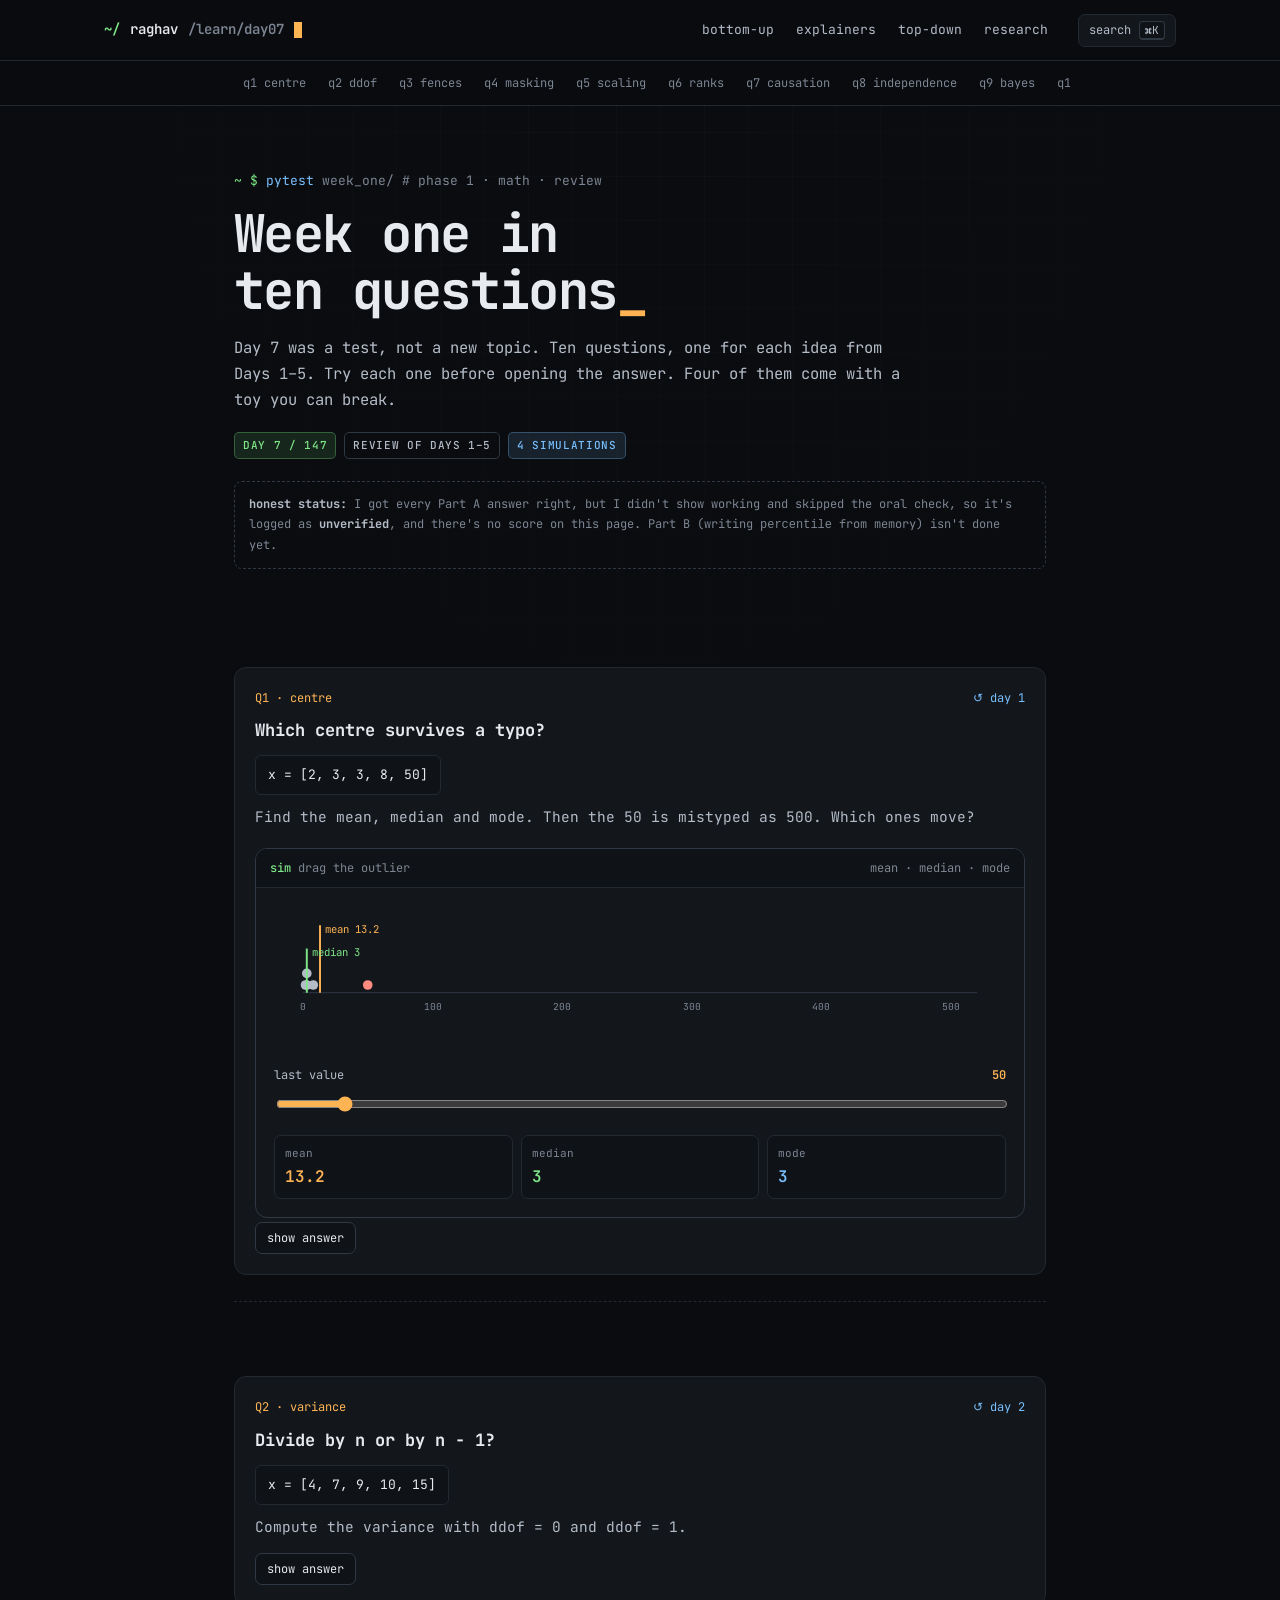
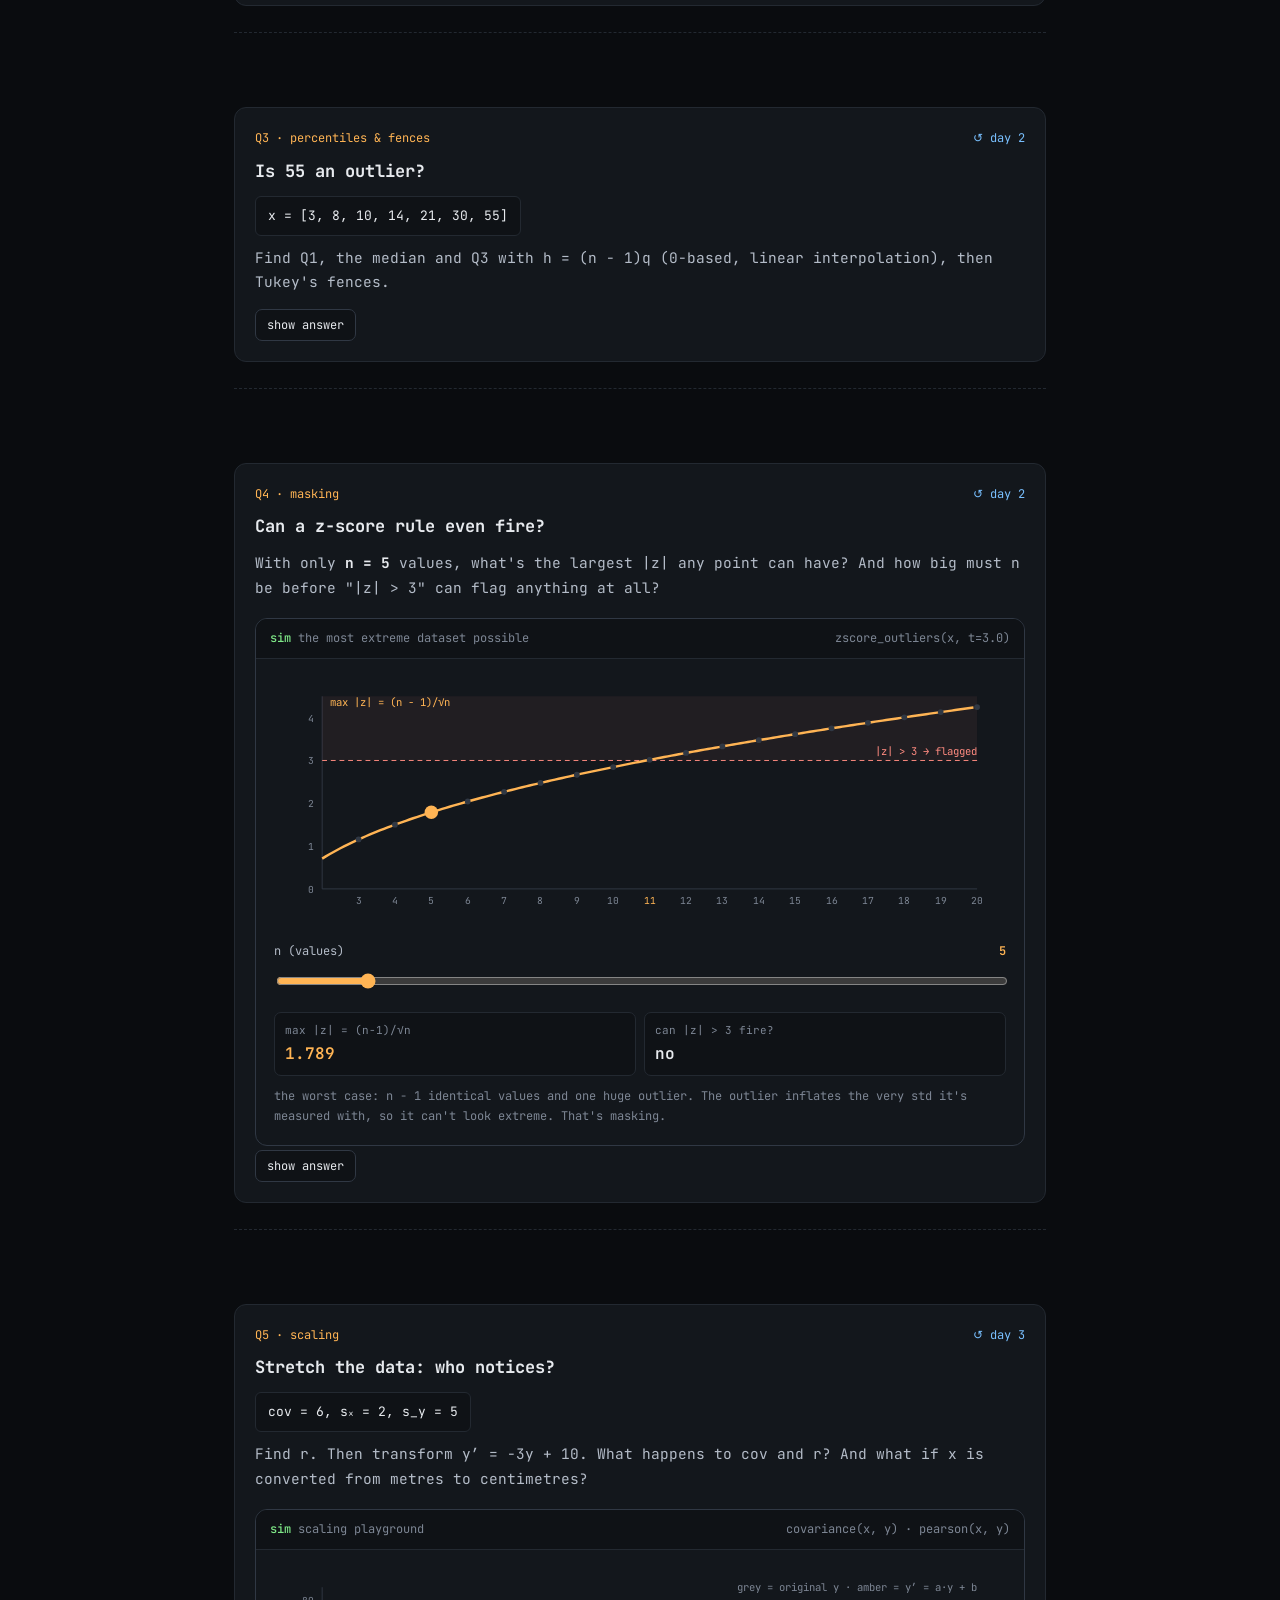
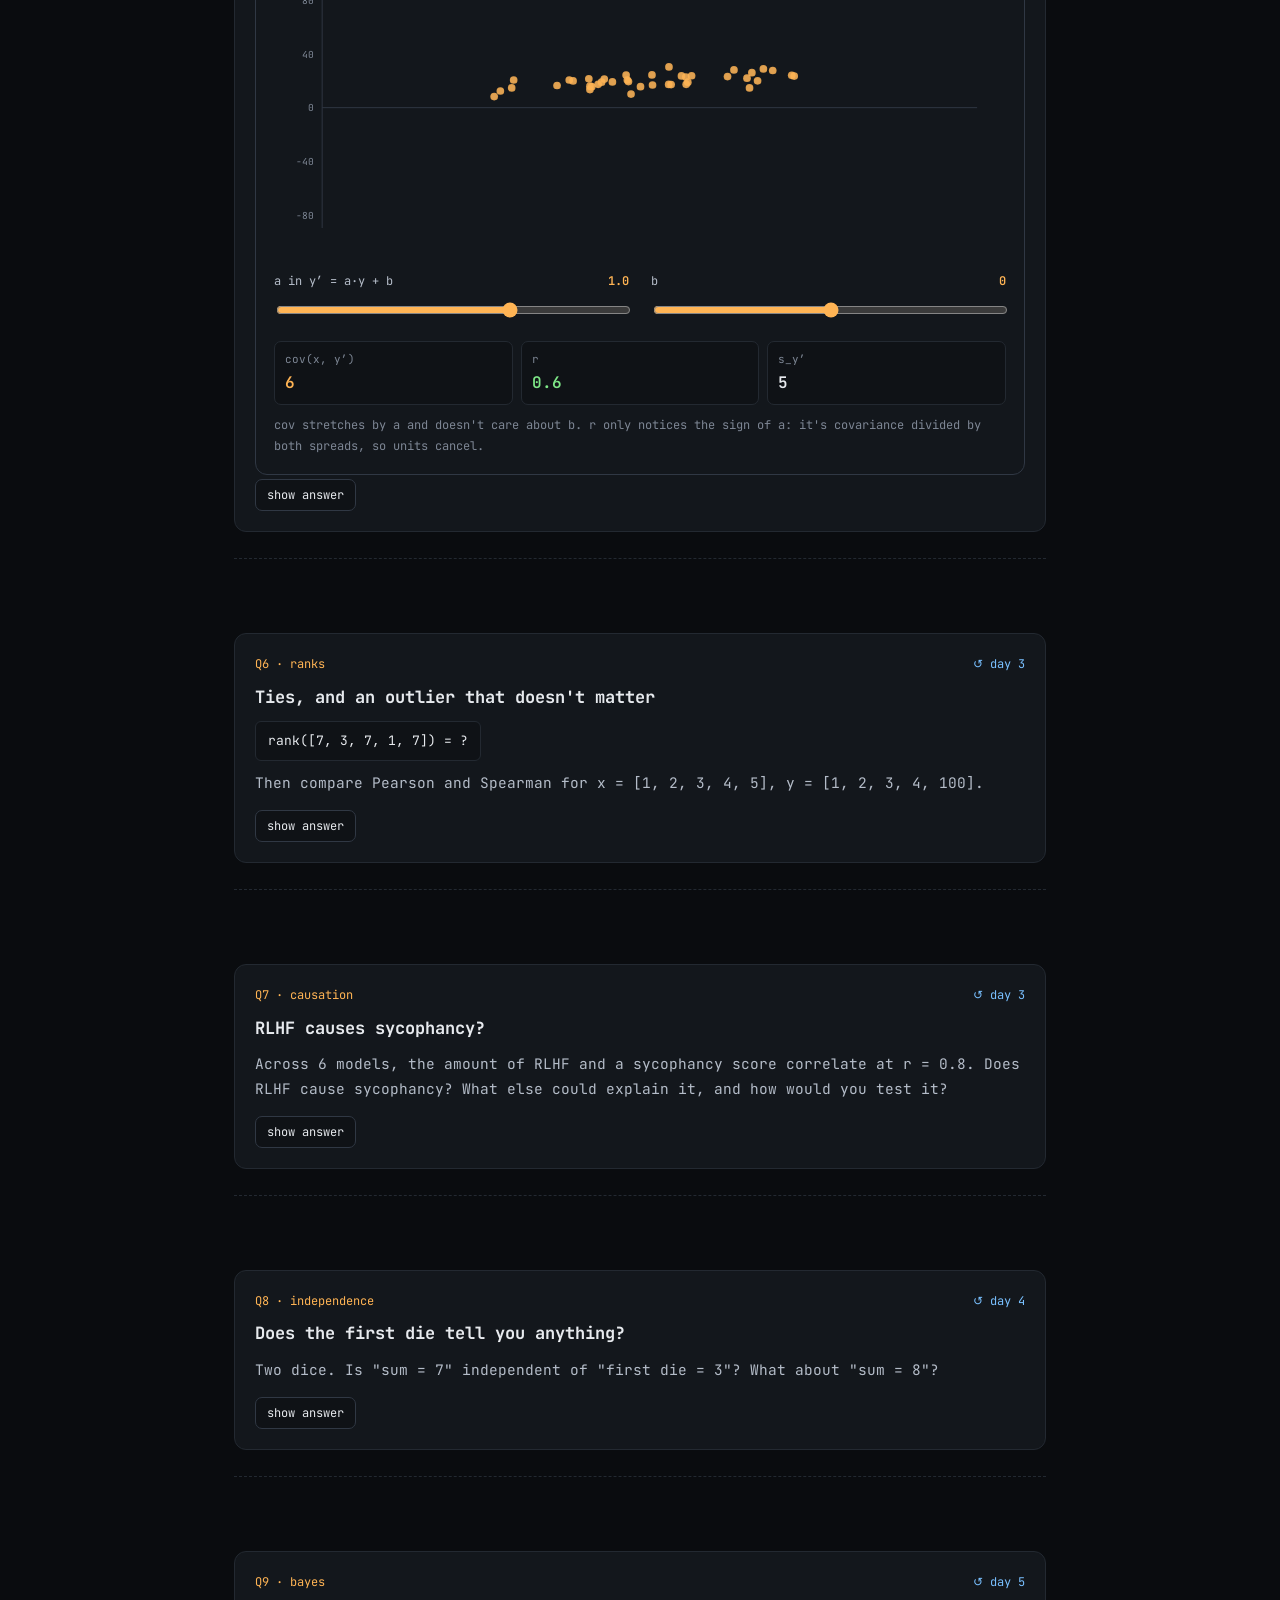
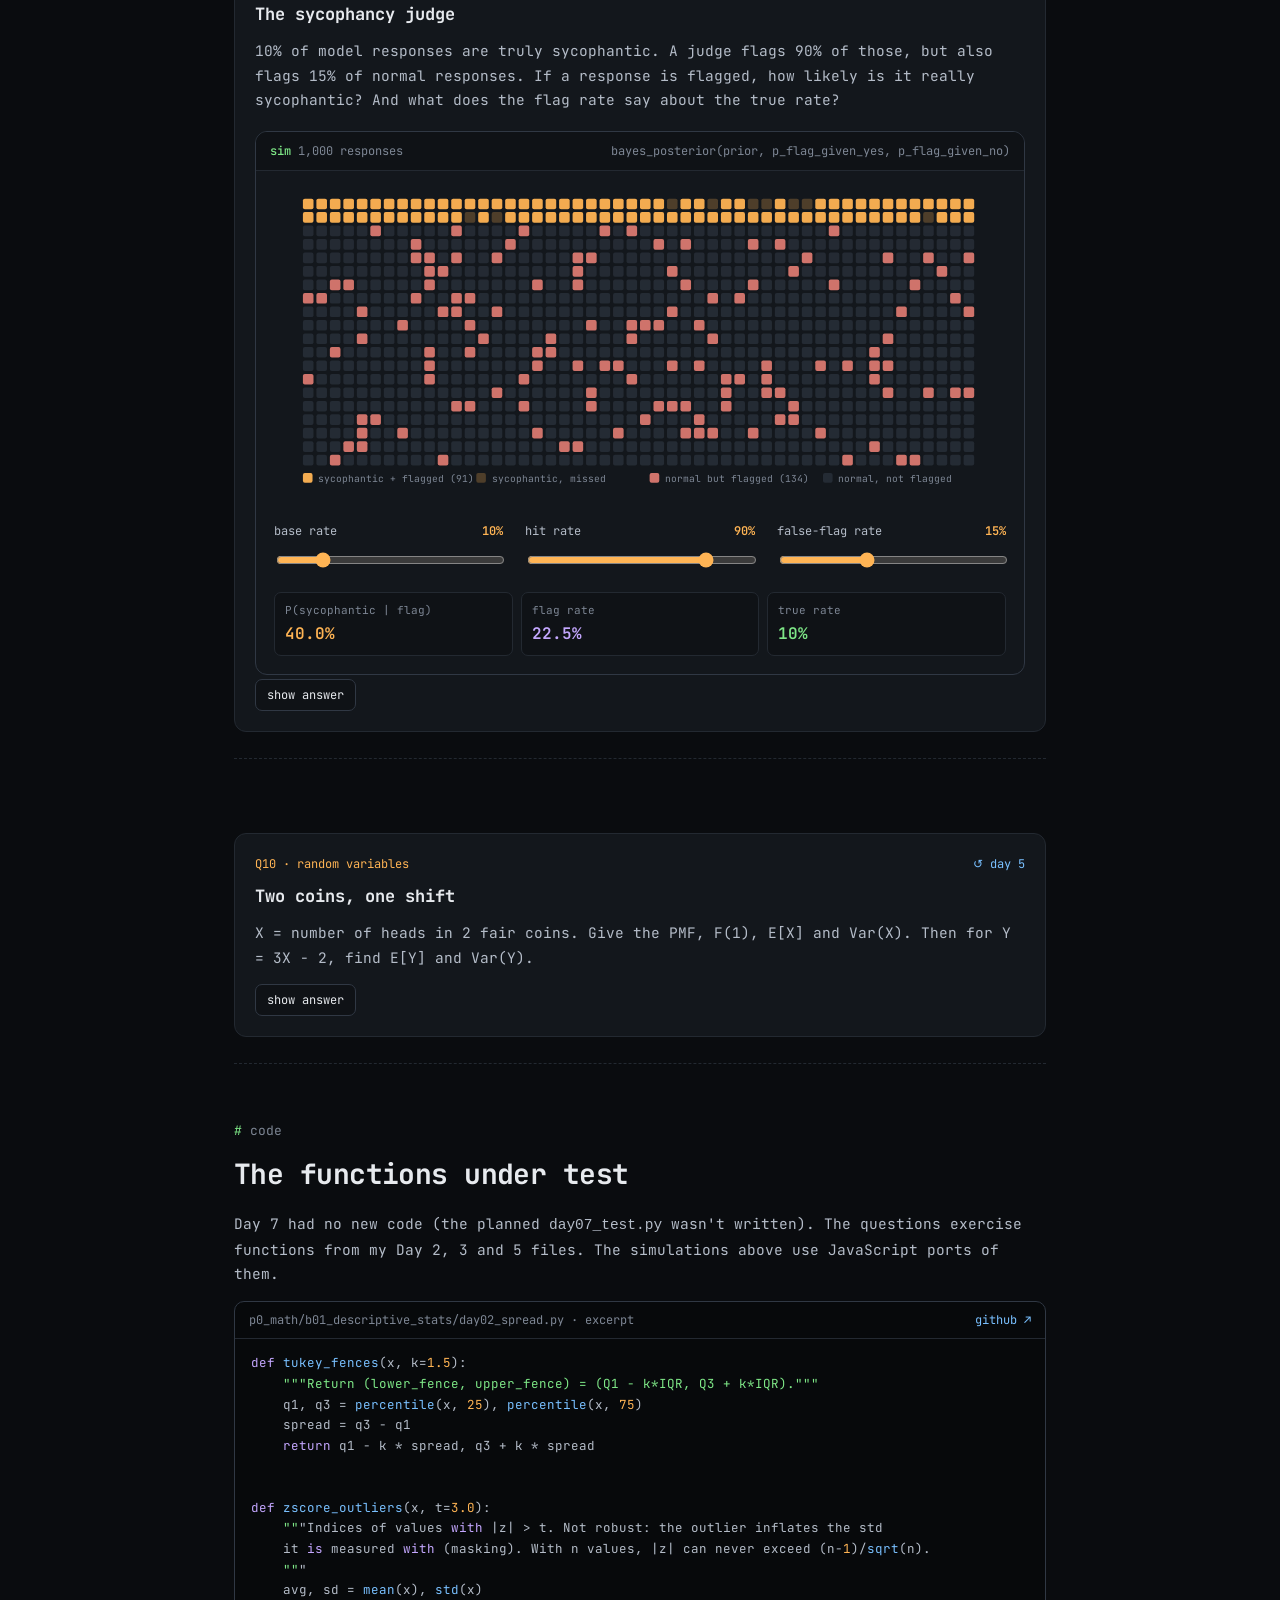
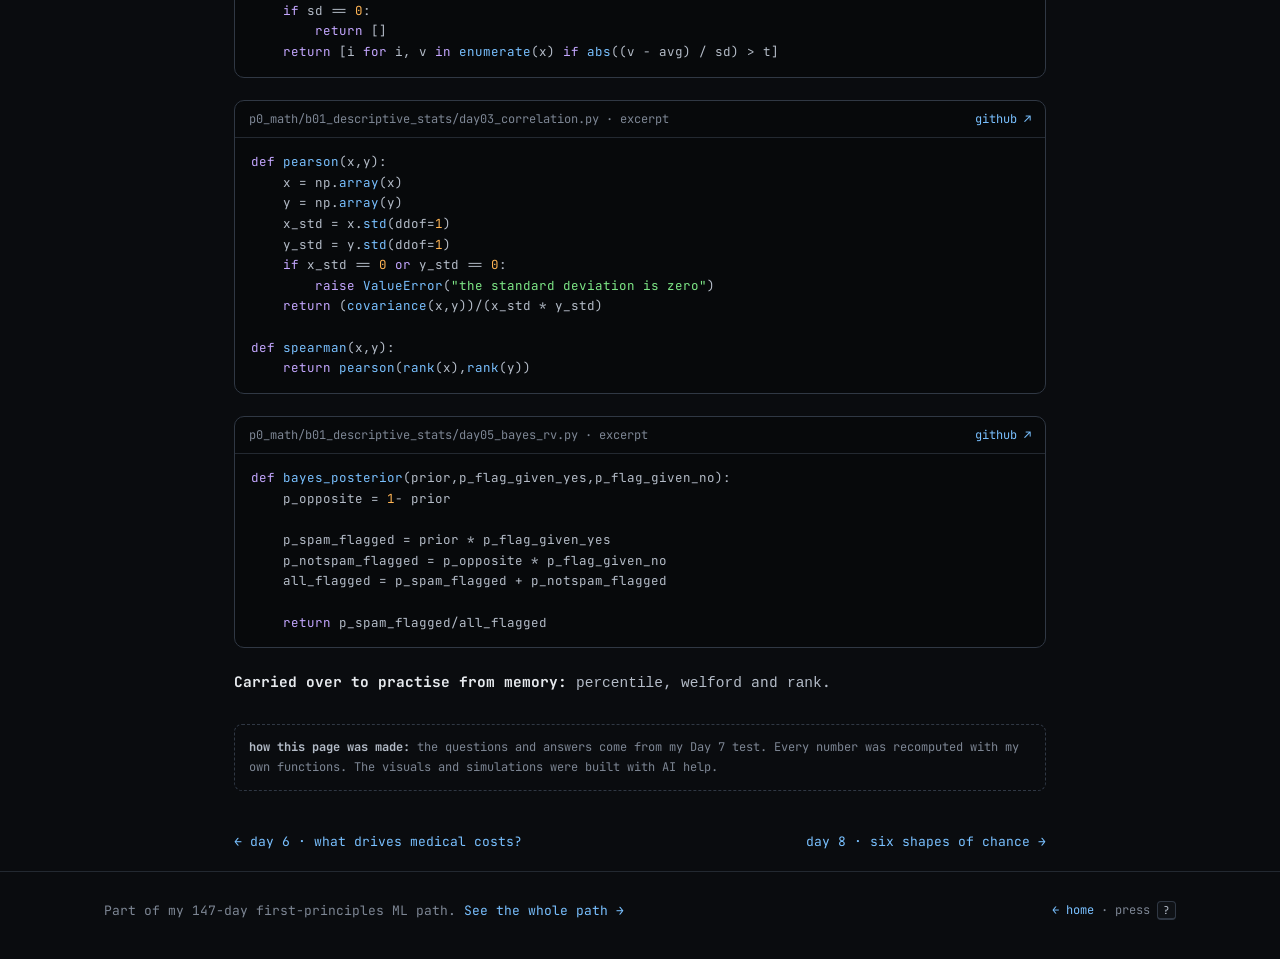
<file: learn/day07-week-one-in-ten-questions.html>
<!DOCTYPE html>
<html lang="en" data-base="../">
<head>
  <meta charset="UTF-8" />
  <meta name="viewport" content="width=device-width, initial-scale=1.0" />
  <title>Day 7 · Week one in ten questions · Raghav Bandreddi</title>
  <meta name="description" content="A ten-question review of Days 1 to 5: centre, spread, fences, masking, scaling, Spearman, causation, independence, Bayes and random variables, with interactive checks." />
  <meta name="theme-color" content="#0a0c0f" />
  <link rel="icon" href="data:image/svg+xml,%3Csvg xmlns='http://www.w3.org/2000/svg' viewBox='0 0 32 32'%3E%3Crect width='32' height='32' rx='7' fill='%230a0c0f'/%3E%3Ctext x='6' y='22' font-family='monospace' font-size='16' font-weight='700' fill='%237ee787'%3E%3E%3C/text%3E%3Crect x='18' y='10' width='6' height='13' fill='%23ffb454'/%3E%3C/svg%3E" />
  <link rel="preconnect" href="https://fonts.googleapis.com" />
  <link rel="preconnect" href="https://fonts.gstatic.com" crossorigin />
  <link href="https://fonts.googleapis.com/css2?family=JetBrains+Mono:wght@400;500;600;700&amp;display=swap" rel="stylesheet" />
  <link rel="stylesheet" href="../assets/site.css" />
  <link rel="stylesheet" href="../assets/explainer.css" />
  <style>
    .qcard { background: var(--surface); border: 1px solid var(--border); border-radius: 12px; padding: 20px; margin: 18px 0; }
    .qhead { display: flex; justify-content: space-between; gap: 10px; align-items: center; margin-bottom: 8px; flex-wrap: wrap; }
    .qnum { font-family: var(--mono); font-size: 12px; color: var(--amber); }
    .qcard h3 { font-family: var(--mono); font-size: 17px; margin: 0 0 10px; }
    .qcard .data { font-family: var(--mono); font-size: 13px; color: var(--text); background: var(--bg-2); border: 1px solid var(--border); border-radius: 6px; padding: 8px 12px; display: inline-block; margin-bottom: 10px; }
    .answer { display: none; border-top: 1px dashed var(--border); margin-top: 14px; padding-top: 14px; }
    .answer.show { display: block; }
    .answer p { font-size: 14px; }
    .qcard .stage { margin-bottom: 4px; }
  </style>
</head>
<body>
  <a class="skip-link" href="#main">Skip to main content</a>
  <header class="site-header" id="top">
    <div class="container header-inner">
      <a href="../index.html" class="brand" aria-label="Raghav Bandreddi, home"><span class="brand-prompt">~/</span>raghav<span style="color:var(--muted)">/learn/day07</span><span class="brand-cursor" aria-hidden="true"></span></a>
      <nav class="site-nav" aria-label="Primary">
        <a href="../index.html#bottom-up">bottom-up</a>
        <a href="index.html">explainers</a>
        <a href="../index.html#top-down">top-down</a>
        <a href="../index.html#research">research</a>
      </nav>
      <button type="button" class="cmdk-btn" data-cmdk aria-label="Open command menu"><span>search</span> <kbd>⌘K</kbd></button>
    </div>
  </header>

  <nav class="toc" aria-label="On this page">
    <div class="ex-wrap">
      <a href="#q1">q1 centre</a><a href="#q2">q2 ddof</a><a href="#q3">q3 fences</a><a href="#q4">q4 masking</a><a href="#q5">q5 scaling</a><a href="#q6">q6 ranks</a><a href="#q7">q7 causation</a><a href="#q8">q8 independence</a><a href="#q9">q9 bayes</a><a href="#q10">q10 random vars</a><a href="#code">code</a>
    </div>
  </nav>

  <main id="main">
    <div class="ex-wrap">
      <header class="ex-hero">
        <div class="path-label"><span class="p">~ $</span> <span class="d">pytest</span> week_one/ <span style="color:var(--muted)"># phase 1 · math · review</span></div>
        <h1>Week one in<br />ten questions<span class="accent">_</span></h1>
        <p class="ex-lead">Day 7 was a test, not a new topic. Ten questions, one for each idea from Days 1–5. Try each one before opening the answer. Four of them come with a toy you can break.</p>
        <div class="ex-meta"><span class="tag tag-green">day 7 / 147</span><span class="tag">review of days 1–5</span><span class="tag tag-cyan">4 simulations</span></div>
        <div class="honesty" style="margin-top:22px"><b>honest status:</b> I got every Part A answer right, but I didn't show working and skipped the oral check, so it's logged as <b>unverified</b>, and there's no score on this page. Part B (writing <code>percentile</code> from memory) isn't done yet.</div>
      </header>

      <!-- Q1 -->
      <section class="ex-section" id="q1">
        <div class="qcard">
          <div class="qhead"><span class="qnum">Q1 · centre</span><a class="mono" style="font-size:12px" href="day01-finding-the-centre.html">↺ day 1</a></div>
          <h3>Which centre survives a typo?</h3>
          <div class="data">x = [2, 3, 3, 8, 50]</div>
          <p>Find the mean, median and mode. Then the 50 is mistyped as 500. Which ones move?</p>
          <div class="stage">
            <div class="stage-bar"><span><b>sim</b> drag the outlier</span><span>mean · median · mode</span></div>
            <div class="stage-body">
              <svg id="q1-svg" viewBox="0 0 760 150" role="img" aria-label="Dot plot of the five values with mean and median markers"></svg>
              <div class="controls"><div class="ctrl"><label for="q1-v">last value <output for="q1-v">50</output></label><input type="range" id="q1-v" min="8" max="500" step="1" value="50" /></div></div>
              <div class="readouts"><div class="ro"><span>mean</span><b class="amb" id="q1-mean">13.2</b></div><div class="ro"><span>median</span><b class="grn" id="q1-med">3</b></div><div class="ro"><span>mode</span><b class="cy">3</b></div></div>
            </div>
          </div>
          <button class="btn-s" data-show="a1">show answer</button>
          <div class="answer" id="a1"><p>Mean 13.2, median 3, mode 3. With 500, the mean jumps to <strong>103.2</strong>; the median and mode don't move. One bad value drags the mean as far as it likes, because the mean is a balance point and the median is a middle rank.</p></div>
        </div>
      </section>

      <!-- Q2 -->
      <section class="ex-section" id="q2">
        <div class="qcard">
          <div class="qhead"><span class="qnum">Q2 · variance</span><a class="mono" style="font-size:12px" href="day02-measuring-spread.html">↺ day 2</a></div>
          <h3>Divide by n or by n − 1?</h3>
          <div class="data">x = [4, 7, 9, 10, 15]</div>
          <p>Compute the variance with ddof = 0 and ddof = 1.</p>
          <button class="btn-s" data-show="a2">show answer</button>
          <div class="answer" id="a2">
            <div class="formula">mean = 9 · squared deviations = 25 + 4 + 0 + 1 + 36 = <span class="hl">66</span></div>
            <p>ddof = 0: 66 / 5 = <strong>13.2</strong> (the population formula). ddof = 1: 66 / 4 = <strong>16.5</strong> (a sample estimate). Deviations are measured from the sample's own mean, which sits closer to the data than the true mean, so dividing by n underestimates. n − 1 corrects that.</p>
          </div>
        </div>
      </section>

      <!-- Q3 -->
      <section class="ex-section" id="q3">
        <div class="qcard">
          <div class="qhead"><span class="qnum">Q3 · percentiles &amp; fences</span><a class="mono" style="font-size:12px" href="day02-measuring-spread.html">↺ day 2</a></div>
          <h3>Is 55 an outlier?</h3>
          <div class="data">x = [3, 8, 10, 14, 21, 30, 55]</div>
          <p>Find Q1, the median and Q3 with h = (n − 1)q (0-based, linear interpolation), then Tukey's fences.</p>
          <button class="btn-s" data-show="a3">show answer</button>
          <div class="answer" id="a3">
            <div class="stage"><div class="stage-body"><svg id="q3-svg" viewBox="0 0 760 130" role="img" aria-label="Box plot of the seven values with Tukey fences, showing 55 outside the upper fence"></svg></div></div>
            <div class="formula">Q1: h = 6 × 0.25 = 1.5 → 8 + 0.5 × (10 − 8) = <span class="hl">9</span> &nbsp; median = <span class="hl">14</span> &nbsp; Q3: h = 4.5 → 21 + 0.5 × 9 = <span class="hl">25.5</span></div>
            <div class="formula">IQR = 16.5 &nbsp; fences = 9 − 24.75 = <span class="c">−15.75</span> · 25.5 + 24.75 = <span class="c">50.25</span> &nbsp; <span class="g">55 > 50.25 → outlier</span></div>
          </div>
        </div>
      </section>

      <!-- Q4 -->
      <section class="ex-section" id="q4">
        <div class="qcard">
          <div class="qhead"><span class="qnum">Q4 · masking</span><a class="mono" style="font-size:12px" href="day02-measuring-spread.html">↺ day 2</a></div>
          <h3>Can a z-score rule even fire?</h3>
          <p>With only <strong>n = 5</strong> values, what's the largest |z| any point can have? And how big must n be before "|z| > 3" can flag anything at all?</p>
          <div class="stage">
            <div class="stage-bar"><span><b>sim</b> the most extreme dataset possible</span><span>zscore_outliers(x, t=3.0)</span></div>
            <div class="stage-body">
              <svg id="q4-svg" viewBox="0 0 760 260" role="img" aria-label="Curve of the maximum possible z-score against n, crossing 3 at n equals 11"></svg>
              <div class="controls"><div class="ctrl"><label for="q4-n">n (values) <output for="q4-n">5</output></label><input type="range" id="q4-n" min="3" max="20" step="1" value="5" /></div></div>
              <div class="readouts"><div class="ro"><span>max |z| = (n−1)/√n</span><b class="amb" id="q4-z">1.789</b></div><div class="ro"><span>can |z| > 3 fire?</span><b id="q4-ok">no</b></div></div>
              <div class="caption">the worst case: n − 1 identical values and one huge outlier. The outlier inflates the very std it's measured with, so it can't look extreme. That's masking.</div>
            </div>
          </div>
          <button class="btn-s" data-show="a4">show answer</button>
          <div class="answer" id="a4"><p>At n = 5, max |z| = 4/√5 ≈ <strong>1.789</strong>. A "|z| > 3" rule can never fire. The first n where it can is <strong>11</strong> (n = 10 gives 2.846; n = 11 gives 3.015). On small samples, use Tukey's fences instead.</p></div>
        </div>
      </section>

      <!-- Q5 -->
      <section class="ex-section" id="q5">
        <div class="qcard">
          <div class="qhead"><span class="qnum">Q5 · scaling</span><a class="mono" style="font-size:12px" href="day03-moving-together.html">↺ day 3</a></div>
          <h3>Stretch the data: who notices?</h3>
          <div class="data">cov = 6, sₓ = 2, s_y = 5</div>
          <p>Find r. Then transform y′ = −3y + 10. What happens to cov and r? And what if x is converted from metres to centimetres?</p>
          <div class="stage">
            <div class="stage-bar"><span><b>sim</b> scaling playground</span><span>covariance(x, y) · pearson(x, y)</span></div>
            <div class="stage-body">
              <svg id="q5-svg" viewBox="0 0 760 300" role="img" aria-label="Scatter plot of x against transformed y"></svg>
              <div class="controls">
                <div class="ctrl"><label for="q5-a">a in y′ = a·y + b <output for="q5-a">1.0</output></label><input type="range" id="q5-a" min="-3" max="3" step="0.5" value="1" /></div>
                <div class="ctrl"><label for="q5-b">b <output for="q5-b">0</output></label><input type="range" id="q5-b" min="-20" max="20" step="1" value="0" /></div>
              </div>
              <div class="readouts"><div class="ro"><span>cov(x, y′)</span><b class="amb" id="q5-cov">6</b></div><div class="ro"><span>r</span><b class="grn" id="q5-r">0.6</b></div><div class="ro"><span>s_y′</span><b id="q5-sy">5</b></div></div>
              <div class="caption">cov stretches by a and doesn't care about b. r only notices the sign of a: it's covariance divided by both spreads, so units cancel.</div>
            </div>
          </div>
          <button class="btn-s" data-show="a5">show answer</button>
          <div class="answer" id="a5"><div class="formula">r = 6 / (2 × 5) = <span class="hl">0.6</span> &nbsp; cov(ax, by) = ab·cov</div><p>y′ = −3y + 10: cov = −3 × 6 = <strong>−18</strong>, r = <strong>−0.6</strong>. Metres → cm multiplies x by 100: cov = <strong>600</strong>, r stays <strong>0.6</strong>.</p></div>
        </div>
      </section>

      <!-- Q6 -->
      <section class="ex-section" id="q6">
        <div class="qcard">
          <div class="qhead"><span class="qnum">Q6 · ranks</span><a class="mono" style="font-size:12px" href="day03-moving-together.html">↺ day 3</a></div>
          <h3>Ties, and an outlier that doesn't matter</h3>
          <div class="data">rank([7, 3, 7, 1, 7]) = ?</div>
          <p>Then compare Pearson and Spearman for x = [1, 2, 3, 4, 5], y = [1, 2, 3, 4, 100].</p>
          <button class="btn-s" data-show="a6">show answer</button>
          <div class="answer" id="a6"><p>Ranks: <strong>[4, 2, 4, 1, 4]</strong>. The three 7s share positions 3, 4 and 5, so each gets their average, 4. For the pair, <strong>Spearman = 1.0</strong> (perfectly monotonic) while <strong>Pearson ≈ 0.725</strong> (the 100 bends the straight-line fit). Spearman is just Pearson on ranks, so the outlier becomes "rank 5" and stops shouting.</p></div>
        </div>
      </section>

      <!-- Q7 -->
      <section class="ex-section" id="q7">
        <div class="qcard">
          <div class="qhead"><span class="qnum">Q7 · causation</span><a class="mono" style="font-size:12px" href="day03-moving-together.html">↺ day 3</a></div>
          <h3>RLHF causes sycophancy?</h3>
          <p>Across 6 models, the amount of RLHF and a sycophancy score correlate at r = 0.8. Does RLHF cause sycophancy? What else could explain it, and how would you test it?</p>
          <button class="btn-s" data-show="a7">show answer</button>
          <div class="answer" id="a7"><p><strong>Confounder:</strong> model scale. Bigger models get more RLHF <em>and</em> may be more sycophantic for other reasons. <strong>Reverse direction:</strong> labs may apply more RLHF to models that already flatter users. <strong>Test:</strong> randomly assign RLHF vs a control to otherwise identical models, then compare. Six models is also a tiny sample.</p></div>
        </div>
      </section>

      <!-- Q8 -->
      <section class="ex-section" id="q8">
        <div class="qcard">
          <div class="qhead"><span class="qnum">Q8 · independence</span><a class="mono" style="font-size:12px" href="day04-counting-chances.html">↺ day 4</a></div>
          <h3>Does the first die tell you anything?</h3>
          <p>Two dice. Is "sum = 7" independent of "first die = 3"? What about "sum = 8"?</p>
          <button class="btn-s" data-show="a8">show answer</button>
          <div class="answer" id="a8">
            <div class="stage"><div class="stage-body"><svg id="q8-svg" viewBox="0 0 760 250" role="img" aria-label="Six by six grid of dice outcomes with the sum 7 and sum 8 diagonals and the first die equals 3 row highlighted"></svg></div></div>
            <p>P(sum 7) = 6/36 = 1/6, and P(sum 7 | first = 3) = 1/6. Equal, so <strong>independent</strong>: whatever the first die shows, exactly one face of the second makes 7. P(sum 8) = 5/36, but P(sum 8 | first = 3) = 1/6. Not equal, so <strong>not independent</strong>: a first die of 1 makes 8 impossible.</p>
          </div>
        </div>
      </section>

      <!-- Q9 -->
      <section class="ex-section" id="q9">
        <div class="qcard">
          <div class="qhead"><span class="qnum">Q9 · bayes</span><a class="mono" style="font-size:12px" href="day05-chance-in-numbers.html">↺ day 5</a></div>
          <h3>The sycophancy judge</h3>
          <p>10% of model responses are truly sycophantic. A judge flags 90% of those, but also flags 15% of normal responses. If a response is flagged, how likely is it really sycophantic? And what does the flag rate say about the true rate?</p>
          <div class="stage">
            <div class="stage-bar"><span><b>sim</b> 1,000 responses</span><span>bayes_posterior(prior, p_flag_given_yes, p_flag_given_no)</span></div>
            <div class="stage-body">
              <svg id="q9-svg" viewBox="0 0 760 330" role="img" aria-label="Grid of 1000 squares colored by true status and flag"></svg>
              <div class="controls">
                <div class="ctrl"><label for="q9-base">base rate <output for="q9-base">10%</output></label><input type="range" id="q9-base" min="1" max="50" step="1" value="10" /></div>
                <div class="ctrl"><label for="q9-hit">hit rate <output for="q9-hit">90%</output></label><input type="range" id="q9-hit" min="50" max="100" step="1" value="90" /></div>
                <div class="ctrl"><label for="q9-ff">false-flag rate <output for="q9-ff">15%</output></label><input type="range" id="q9-ff" min="0" max="40" step="1" value="15" /></div>
              </div>
              <div class="readouts">
                <div class="ro"><span>P(sycophantic | flag)</span><b class="amb" id="q9-post">40%</b></div>
                <div class="ro"><span>flag rate</span><b class="vi" id="q9-flag">22.5%</b></div>
                <div class="ro"><span>true rate</span><b class="grn" id="q9-true">10%</b></div>
              </div>
            </div>
          </div>
          <button class="btn-s" data-show="a9">show answer</button>
          <div class="answer" id="a9"><div class="formula">P(S | flag) = 0.9 × 0.1 / (0.9 × 0.1 + 0.15 × 0.9) = 0.09 / 0.225 = <span class="hl">0.40</span></div><p>Only 40%. The 135 false flags outnumber the 90 real ones. The flag rate is 22.5%, which overstates the true 10% by <strong>12.5 percentage points</strong>. If you report "22.5% of answers are sycophantic", you're reporting your judge, not your model.</p></div>
        </div>
      </section>

      <!-- Q10 -->
      <section class="ex-section" id="q10">
        <div class="qcard">
          <div class="qhead"><span class="qnum">Q10 · random variables</span><a class="mono" style="font-size:12px" href="day05-chance-in-numbers.html">↺ day 5</a></div>
          <h3>Two coins, one shift</h3>
          <p>X = number of heads in 2 fair coins. Give the PMF, F(1), E[X] and Var(X). Then for Y = 3X − 2, find E[Y] and Var(Y).</p>
          <button class="btn-s" data-show="a10">show answer</button>
          <div class="answer" id="a10">
            <div class="stage"><div class="stage-body"><svg id="q10-svg" viewBox="0 0 760 200" role="img" aria-label="PMF bars and CDF steps for the number of heads in two coins"></svg></div></div>
            <div class="formula">PMF ¼, ½, ¼ &nbsp; F(1) = <span class="hl">0.75</span> &nbsp; E[X] = <span class="hl">1</span> &nbsp; Var(X) = ¼·1 + ½·0 + ¼·1 = <span class="hl">0.5</span></div>
            <div class="formula">E[Y] = 3·1 − 2 = <span class="g">1</span> &nbsp; Var(Y) = 3²·0.5 = <span class="g">4.5</span> &nbsp;<span class="dim"># shifting doesn't change spread; scaling multiplies it by a²</span></div>
          </div>
        </div>
      </section>

      <!-- CODE -->
      <section class="ex-section" id="code">
        <div class="path-label"><span class="p">#</span> code</div>
        <h2>The functions under test</h2>
        <p>Day 7 had no new code (the planned <code>day07_test.py</code> wasn't written). The questions exercise functions from my Day 2, 3 and 5 files. The simulations above use JavaScript ports of them.</p>
        <div class="code">
          <div class="code-bar"><span>p0_math/b01_descriptive_stats/day02_spread.py · excerpt</span><a href="https://github.com/RaGHaV-186/ml-from-scratch/blob/main/p0_math/b01_descriptive_stats/day02_spread.py" target="_blank" rel="noopener noreferrer">github ↗</a></div>
<pre data-py>def tukey_fences(x, k=1.5):
    """Return (lower_fence, upper_fence) = (Q1 - k*IQR, Q3 + k*IQR)."""
    q1, q3 = percentile(x, 25), percentile(x, 75)
    spread = q3 - q1
    return q1 - k * spread, q3 + k * spread


def zscore_outliers(x, t=3.0):
    """Indices of values with |z| > t. Not robust: the outlier inflates the std
    it is measured with (masking). With n values, |z| can never exceed (n-1)/sqrt(n).
    """
    avg, sd = mean(x), std(x)
    if sd == 0:
        return []
    return [i for i, v in enumerate(x) if abs((v - avg) / sd) > t]</pre>
        </div>
        <div class="code">
          <div class="code-bar"><span>p0_math/b01_descriptive_stats/day03_correlation.py · excerpt</span><a href="https://github.com/RaGHaV-186/ml-from-scratch/blob/main/p0_math/b01_descriptive_stats/day03_correlation.py" target="_blank" rel="noopener noreferrer">github ↗</a></div>
<pre data-py>def pearson(x,y):
    x = np.array(x)
    y = np.array(y)
    x_std = x.std(ddof=1)
    y_std = y.std(ddof=1)
    if x_std == 0 or y_std == 0:
        raise ValueError("the standard deviation is zero")
    return (covariance(x,y))/(x_std * y_std)

def spearman(x,y):
    return pearson(rank(x),rank(y))</pre>
        </div>
        <div class="code">
          <div class="code-bar"><span>p0_math/b01_descriptive_stats/day05_bayes_rv.py · excerpt</span><a href="https://github.com/RaGHaV-186/ml-from-scratch/blob/main/p0_math/b01_descriptive_stats/day05_bayes_rv.py" target="_blank" rel="noopener noreferrer">github ↗</a></div>
<pre data-py>def bayes_posterior(prior,p_flag_given_yes,p_flag_given_no):
    p_opposite = 1- prior

    p_spam_flagged = prior * p_flag_given_yes
    p_notspam_flagged = p_opposite * p_flag_given_no
    all_flagged = p_spam_flagged + p_notspam_flagged

    return p_spam_flagged/all_flagged</pre>
        </div>
        <p><strong>Carried over to practise from memory:</strong> <code>percentile</code>, <code>welford</code> and <code>rank</code>.</p>
        <div class="honesty"><b>how this page was made:</b> the questions and answers come from my Day 7 test. Every number was recomputed with my own functions. The visuals and simulations were built with AI help.</div>
        <div class="pager"><a href="day06-what-drives-medical-costs.html">← day 6 · what drives medical costs?</a><a href="day08-six-shapes-of-chance.html">day 8 · six shapes of chance →</a></div>
      </section>
    </div>
  </main>

  <footer class="site-footer">
    <div class="container footer-inner">
      <p>Part of my 147-day first-principles ML path. <a href="../index.html#bottom-up">See the whole path →</a></p>
      <span class="mono"><a href="../index.html">← home</a> · press <kbd>?</kbd></span>
    </div>
  </footer>

  <script src="../assets/data.js"></script>
  <script src="../assets/site.js"></script>
  <script src="../assets/explainer.js"></script>
  <script>
  (function () {
    "use strict";
    var C = X.C, el = X.el, T = X.text;
    document.querySelectorAll("[data-show]").forEach(function (b) {
      b.addEventListener("click", function () {
        var a = document.getElementById(b.dataset.show), on = a.classList.toggle("show");
        b.textContent = on ? "hide answer" : "show answer";
      });
    });

    // JS ports of my functions
    function mean(x) { return x.reduce(function (a, b) { return a + b; }, 0) / x.length; }
    function median(x) { var s = x.slice().sort(function (a, b) { return a - b; }), n = s.length, m = Math.floor(n / 2); return n % 2 ? s[m] : (s[m - 1] + s[m]) / 2; }
    function percentile(x, q) { var s = x.slice().sort(function (a, b) { return a - b; }), h = (s.length - 1) * q / 100, lo = Math.floor(h), up = Math.min(lo + 1, s.length - 1); return s[lo] + (h - lo) * (s[up] - s[lo]); }
    function covariance(x, y) { var mx = mean(x), my = mean(y), s = 0; for (var i = 0; i < x.length; i++) s += (x[i] - mx) * (y[i] - my); return s / (x.length - 1); }
    function std1(x) { return Math.sqrt(covariance(x, x)); }
    function pearson(x, y) { return covariance(x, y) / (std1(x) * std1(y)); }
    function bayes_posterior(prior, py, pn) { var a = prior * py, b = (1 - prior) * pn; return a / (a + b); }

    // Q1
    (function () {
      var svg = document.getElementById("q1-svg");
      function draw(v) {
        X.clear(svg);
        var x = [2, 3, 3, 8, v], m = mean(x), md = median(x), x0 = 30, x1 = 730, max = 520, sx = function (t) { return x0 + t / max * (x1 - x0); }, y = 90;
        el("line", { x1: x0, x2: x1, y1: y, y2: y, stroke: C.border2 }, svg);
        [0, 100, 200, 300, 400, 500].forEach(function (t) { T(svg, sx(t), y + 18, t, { "text-anchor": "middle", "font-size": 10 }); });
        var seen = {};
        x.forEach(function (t) { seen[t] = (seen[t] || 0) + 1; el("circle", { cx: sx(t), cy: y - 8 - (seen[t] - 1) * 12, r: 5, fill: t === v ? C.red : C.text2 }, svg); });
        el("line", { x1: sx(m), x2: sx(m), y1: 20, y2: y, stroke: C.amber, "stroke-width": 2 }, svg); T(svg, sx(m) + 5, 28, "mean " + X.fmt(m, 1), { fill: C.amber });
        el("line", { x1: sx(md), x2: sx(md), y1: 44, y2: y, stroke: C.green, "stroke-width": 2 }, svg); T(svg, sx(md) + 5, 52, "median " + md, { fill: C.green });
        document.getElementById("q1-mean").textContent = X.fmt(m, 1);
        document.getElementById("q1-med").textContent = md;
      }
      X.slider("q1-v", draw).update();
    })();

    // Q3 box plot
    (function () {
      var svg = document.getElementById("q3-svg"), x = [3, 8, 10, 14, 21, 30, 55];
      var q1 = percentile(x, 25), q2 = percentile(x, 50), q3 = percentile(x, 75), iqr = q3 - q1, lf = q1 - 1.5 * iqr, uf = q3 + 1.5 * iqr;
      var x0 = 30, x1 = 730, lo = -20, hi = 60, sx = function (t) { return x0 + (t - lo) / (hi - lo) * (x1 - x0); }, y = 55;
      el("line", { x1: x0, x2: x1, y1: 105, y2: 105, stroke: C.border2 }, svg);
      for (var t = -20; t <= 60; t += 10) T(svg, sx(t), 120, t, { "text-anchor": "middle", "font-size": 10 });
      el("line", { x1: sx(3), x2: sx(30), y1: y, y2: y, stroke: C.text2 }, svg);
      el("rect", { x: sx(q1), y: y - 18, width: sx(q3) - sx(q1), height: 36, fill: C.cyan, "fill-opacity": 0.15, stroke: C.cyan }, svg);
      el("line", { x1: sx(q2), x2: sx(q2), y1: y - 18, y2: y + 18, stroke: C.cyan, "stroke-width": 2 }, svg);
      [lf, uf].forEach(function (f) { el("line", { x1: sx(f), x2: sx(f), y1: 12, y2: 100, stroke: C.red, "stroke-dasharray": "5 4" }, svg); T(svg, sx(f), 10, "fence " + f, { "text-anchor": "middle", fill: C.red, "font-size": 10 }); });
      x.forEach(function (v) { el("circle", { cx: sx(v), cy: y + 32, r: 4.5, fill: v > uf ? C.red : C.text2 }, svg); });
      T(svg, sx(55), y + 4, "55", { "text-anchor": "middle", fill: C.red, "font-weight": 600 });
      T(svg, sx(q1), y - 24, "Q1 " + q1, { "text-anchor": "middle", fill: C.cyan, "font-size": 10 });
      T(svg, sx(q3), y - 24, "Q3 " + q3, { "text-anchor": "middle", fill: C.cyan, "font-size": 10 });
    })();

    // Q4 masking
    (function () {
      var svg = document.getElementById("q4-svg");
      function draw(n) {
        X.clear(svg);
        var x0 = 50, x1 = 730, y0 = 220, y1 = 20, nmax = 20, zmax = 4.5;
        var sx = function (v) { return x0 + (v - 2) / (nmax - 2) * (x1 - x0); }, sy = function (z) { return y0 - z / zmax * (y0 - y1); };
        el("line", { x1: x0, x2: x1, y1: y0, y2: y0, stroke: C.border2 }, svg);
        el("line", { x1: x0, x2: x0, y1: y0, y2: y1, stroke: C.border2 }, svg);
        for (var k = 3; k <= 20; k++) T(svg, sx(k), y0 + 16, k, { "text-anchor": "middle", "font-size": 10, fill: k === 11 ? C.amber : C.muted });
        [0, 1, 2, 3, 4].forEach(function (z) { T(svg, x0 - 8, sy(z) + 4, z, { "text-anchor": "end", "font-size": 10 }); });
        el("rect", { x: x0, y: y1, width: x1 - x0, height: sy(3) - y1, fill: C.red, "fill-opacity": 0.06 }, svg);
        el("line", { x1: x0, x2: x1, y1: sy(3), y2: sy(3), stroke: C.red, "stroke-dasharray": "5 4" }, svg);
        T(svg, x1, sy(3) - 6, "|z| > 3 → flagged", { "text-anchor": "end", fill: C.red });
        var d = ""; for (var v = 2; v <= nmax; v += 0.1) d += (v === 2 ? "M" : " L") + sx(v) + " " + sy((v - 1) / Math.sqrt(v));
        el("path", { d: d, fill: "none", stroke: C.amber, "stroke-width": 2.5 }, svg);
        T(svg, x0 + 8, y1 + 10, "max |z| = (n − 1)/√n", { fill: C.amber });
        for (k = 3; k <= 20; k++) el("circle", { cx: sx(k), cy: sy((k - 1) / Math.sqrt(k)), r: k === n ? 7 : 3, fill: k === n ? C.amber : C.border2 }, svg);
        var z = (n - 1) / Math.sqrt(n);
        document.getElementById("q4-z").textContent = z.toFixed(3);
        var ok = document.getElementById("q4-ok"); ok.textContent = z > 3 ? "yes" : "no"; ok.className = z > 3 ? "grn" : "";
      }
      X.slider("q4-n", draw).update();
    })();

    // Q5 scaling: build data with cov 6, sx 2, sy 5 exactly
    (function () {
      var rng = X.rng(7), n = 40, z1 = [], z2 = [];
      function gauss() { var u = 1 - rng(), v = rng(); return Math.sqrt(-2 * Math.log(u)) * Math.cos(2 * Math.PI * v); }
      for (var i = 0; i < n; i++) { z1.push(gauss()); z2.push(gauss()); }
      function standardize(a) { var m = mean(a), s = std1(a); return a.map(function (v) { return (v - m) / s; }); }
      z1 = standardize(z1);
      var c = covariance(z1, z2); z2 = standardize(z2.map(function (v, j) { return v - c * z1[j]; }));
      var x = z1.map(function (v) { return 10 + 2 * v; }), y = z1.map(function (v, j) { return 20 + 5 * (0.6 * v + 0.8 * z2[j]); });
      var svg = document.getElementById("q5-svg"), aS, bS;
      function draw() {
        var a = aS.get(), b = bS.get(), yp = y.map(function (v) { return a * v + b; });
        X.clear(svg);
        var x0 = 50, x1 = 730, y0 = 270, y1 = 20, xl = 2, xh = 18, yl = -90, yh = 90;
        var sx = function (v) { return x0 + (v - xl) / (xh - xl) * (x1 - x0); }, sy = function (v) { return y0 - (v - yl) / (yh - yl) * (y0 - y1); };
        el("line", { x1: x0, x2: x1, y1: sy(0), y2: sy(0), stroke: C.border2 }, svg);
        el("line", { x1: x0, x2: x0, y1: y0, y2: y1, stroke: C.border2 }, svg);
        [-80, -40, 0, 40, 80].forEach(function (t) { T(svg, x0 - 8, sy(t) + 4, t, { "text-anchor": "end", "font-size": 10 }); });
        x.forEach(function (v, j) { el("circle", { cx: sx(v), cy: sy(y[j]), r: 3, fill: C.border2 }, svg); });
        x.forEach(function (v, j) { el("circle", { cx: sx(v), cy: sy(yp[j]), r: 4, fill: C.amber, "fill-opacity": 0.85 }, svg); });
        T(svg, x1, y1 + 4, "grey = original y · amber = y′ = a·y + b", { "text-anchor": "end" });
        var cv = covariance(x, yp), sd = std1(yp);
        document.getElementById("q5-cov").textContent = X.fmt(cv, 2);
        document.getElementById("q5-r").textContent = a === 0 ? "undefined" : X.fmt(pearson(x, yp), 3);
        document.getElementById("q5-sy").textContent = X.fmt(sd, 2);
      }
      aS = X.slider("q5-a", draw, function (v) { return v.toFixed(1); });
      bS = X.slider("q5-b", draw);
      draw();
    })();

    // Q8 dice grid
    (function () {
      var svg = document.getElementById("q8-svg"), s = 30;
      function grid(ox, target, label, col) {
        T(svg, ox, 16, label, { fill: col });
        for (var a = 1; a <= 6; a++) for (var b = 1; b <= 6; b++) {
          var hit = a + b === target, row = a === 3;
          el("rect", { x: ox + (b - 1) * s, y: 28 + (a - 1) * s, width: s - 3, height: s - 3, rx: 3, fill: hit ? col : C.bg2, "fill-opacity": hit ? 0.75 : 1, stroke: row ? C.cyan : C.border, "stroke-width": row ? 1.5 : 1 }, svg);
          T(svg, ox + (b - 1) * s + (s - 3) / 2, 28 + (a - 1) * s + 18, a + b, { "text-anchor": "middle", "font-size": 10, fill: hit ? "#0a0c0f" : C.muted });
        }
        T(svg, ox, 28 + 6 * s + 14, "row = first die · cyan row = first is 3", { "font-size": 10 });
      }
      grid(40, 7, "sum = 7 → 6/36, and 1 of 6 in the cyan row", C.green);
      grid(420, 8, "sum = 8 → 5/36, but 1 of 6 in the cyan row", C.amber);
    })();

    // Q9 bayes grid
    (function () {
      var svg = document.getElementById("q9-svg"), rng = X.rng(9), u1 = [], u2 = [];
      for (var i = 0; i < 1000; i++) { u1.push(rng()); u2.push(rng()); }
      var bS, hS, fS;
      function draw() {
        var base = bS.get() / 100, hit = hS.get() / 100, ff = fS.get() / 100;
        X.clear(svg);
        var cols = 50, s = 14, ox = 30, oy = 10, nS = Math.round(base * 1000), tp = 0, fp = 0;
        // first nS cells are truly sycophantic
        for (var k = 0; k < 1000; k++) {
          var syc = k < nS, flag = syc ? u1[k] < hit : u2[k] < ff, fill, op;
          if (syc && flag) { fill = C.amber; op = 0.95; tp++; }
          else if (syc) { fill = C.amber; op = 0.25; }
          else if (flag) { fill = C.red; op = 0.8; fp++; }
          else { fill = C.border2; op = 0.6; }
          el("rect", { x: ox + (k % cols) * s, y: oy + Math.floor(k / cols) * s, width: s - 3, height: s - 3, rx: 2, fill: fill, "fill-opacity": op }, svg);
        }
        var ly = oy + 20 * s + 14;
        [[C.amber, 0.95, "sycophantic + flagged (" + tp + ")"], [C.amber, 0.25, "sycophantic, missed"], [C.red, 0.8, "normal but flagged (" + fp + ")"], [C.border2, 0.6, "normal, not flagged"]].forEach(function (L, j) {
          el("rect", { x: ox + j * 180, y: ly - 9, width: 10, height: 10, rx: 2, fill: L[0], "fill-opacity": L[1] }, svg);
          T(svg, ox + j * 180 + 16, ly, L[2], { "font-size": 10 });
        });
        var post = bayes_posterior(base, hit, ff), flagRate = base * hit + (1 - base) * ff;
        document.getElementById("q9-post").textContent = X.pct(post);
        document.getElementById("q9-flag").textContent = X.pct(flagRate);
        document.getElementById("q9-true").textContent = X.pct(base, 0);
      }
      bS = X.slider("q9-base", draw, function (v) { return v + "%"; });
      hS = X.slider("q9-hit", draw, function (v) { return v + "%"; });
      fS = X.slider("q9-ff", draw, function (v) { return v + "%"; });
      draw();
    })();

    // Q10 PMF + CDF
    (function () {
      var svg = document.getElementById("q10-svg"), p = [0.25, 0.5, 0.25];
      var y0 = 160, h = 130;
      T(svg, 40, 16, "PMF  P(X = k)", { fill: C.green });
      p.forEach(function (v, k) { el("rect", { x: 60 + k * 100, y: y0 - v * 2 * h, width: 60, height: v * 2 * h, rx: 3, fill: C.green, "fill-opacity": 0.65 }, svg); T(svg, 90 + k * 100, y0 + 18, "k=" + k, { "text-anchor": "middle" }); T(svg, 90 + k * 100, y0 - v * 2 * h - 6, v, { "text-anchor": "middle", fill: C.text }); });
      el("line", { x1: 40, x2: 360, y1: y0, y2: y0, stroke: C.border2 }, svg);
      T(svg, 420, 16, "CDF  F(k) = P(X ≤ k)", { fill: C.cyan });
      var F = 0, ox = 440;
      p.forEach(function (v, k) { F += v; var yy = y0 - F * h; el("line", { x1: ox + k * 100, x2: ox + k * 100 + 100, y1: yy, y2: yy, stroke: C.cyan, "stroke-width": 2.5 }, svg); el("circle", { cx: ox + k * 100, cy: yy, r: 4.5, fill: C.cyan }, svg); T(svg, ox + k * 100 + 50, yy - 8, "F(" + k + ") = " + F, { "text-anchor": "middle", fill: k === 1 ? C.amber : C.text2 }); T(svg, ox + k * 100, y0 + 18, k, { "text-anchor": "middle" }); });
      el("line", { x1: ox - 20, x2: 740, y1: y0, y2: y0, stroke: C.border2 }, svg);
    })();
  })();
  </script>
</body>
</html>
</file>
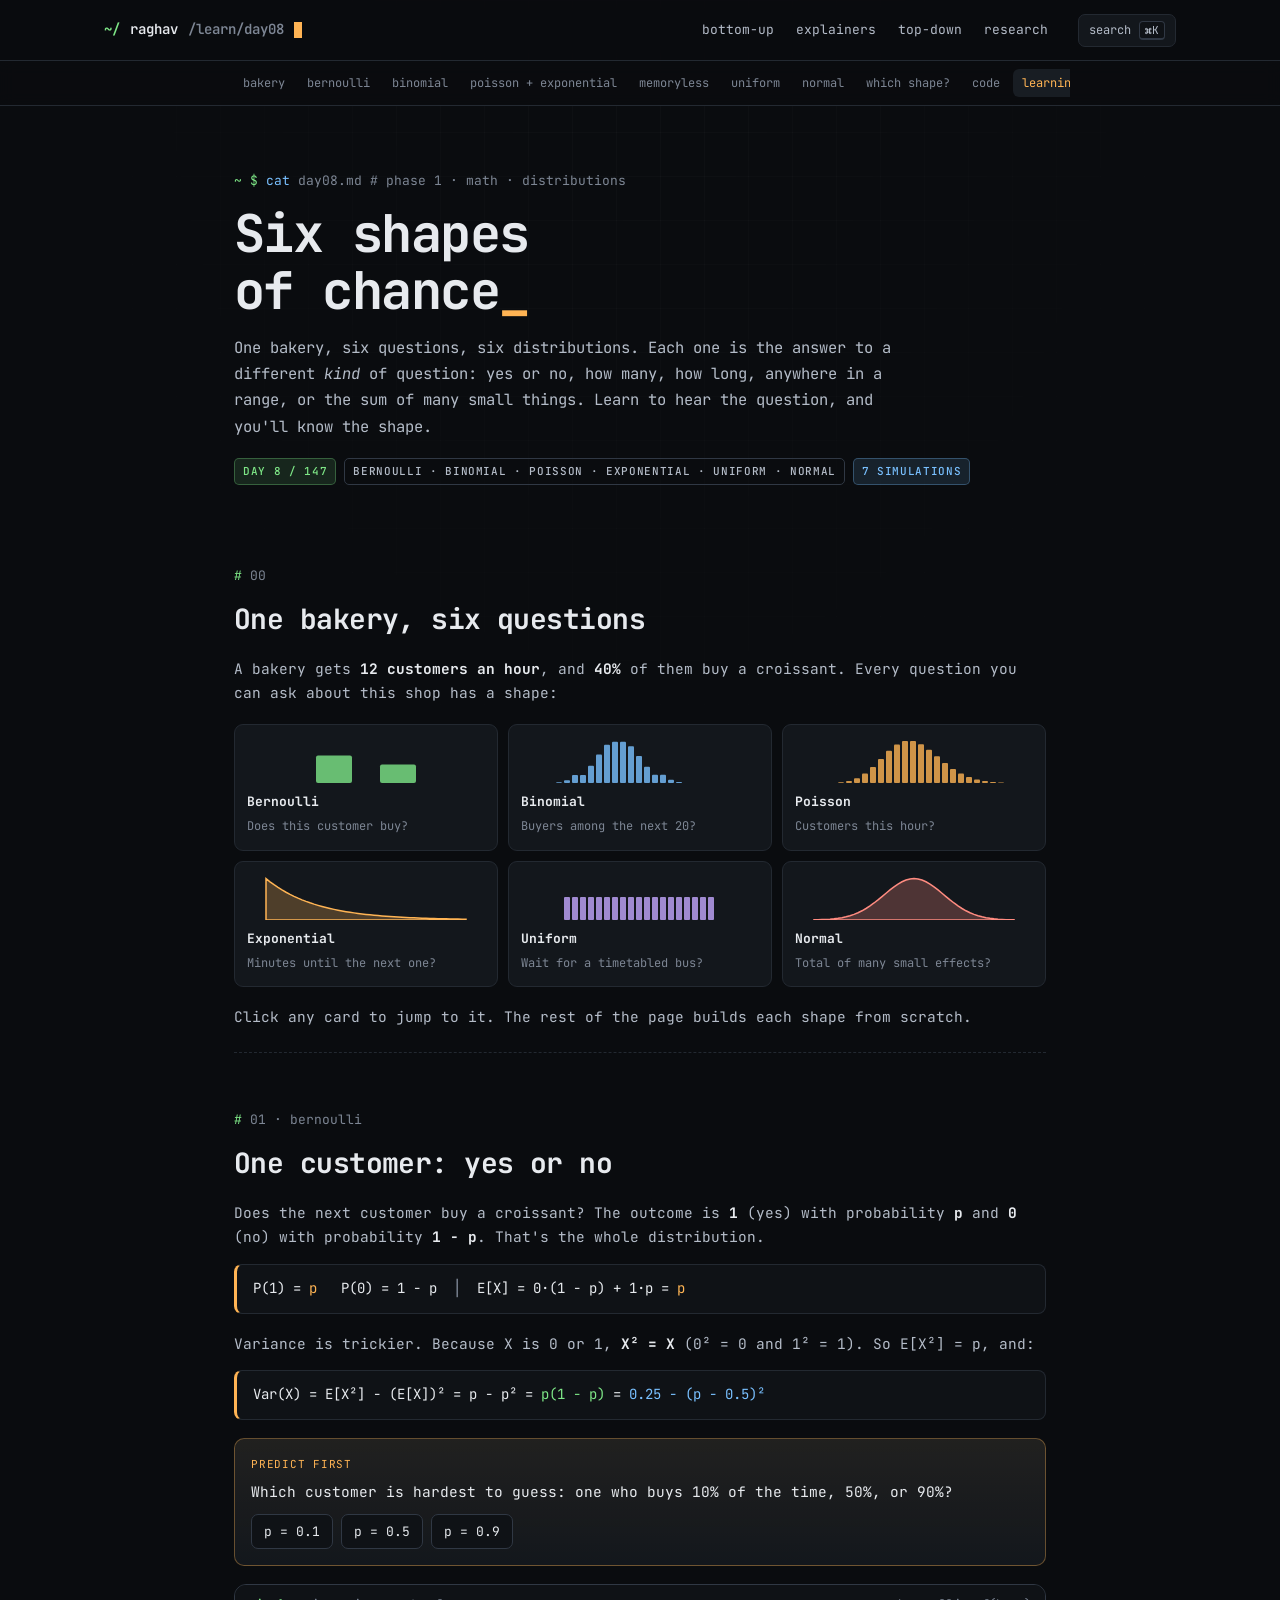
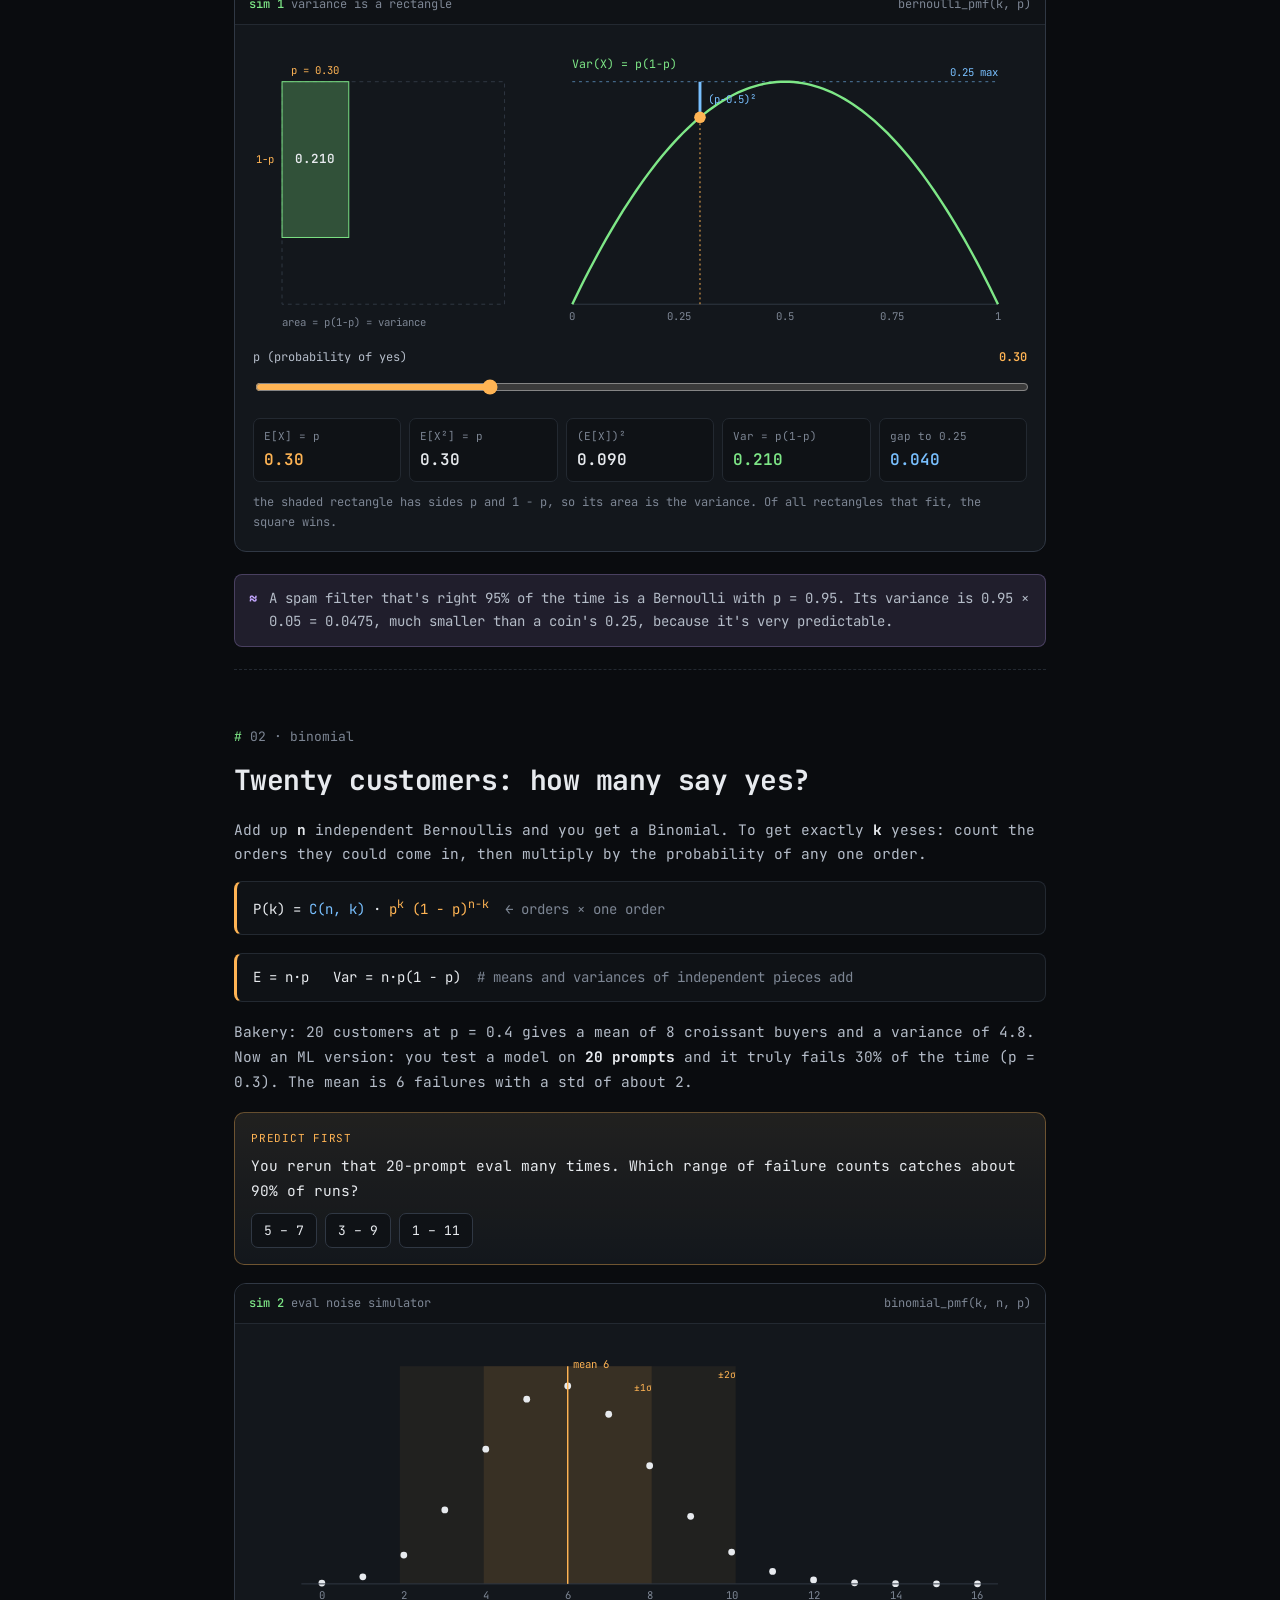
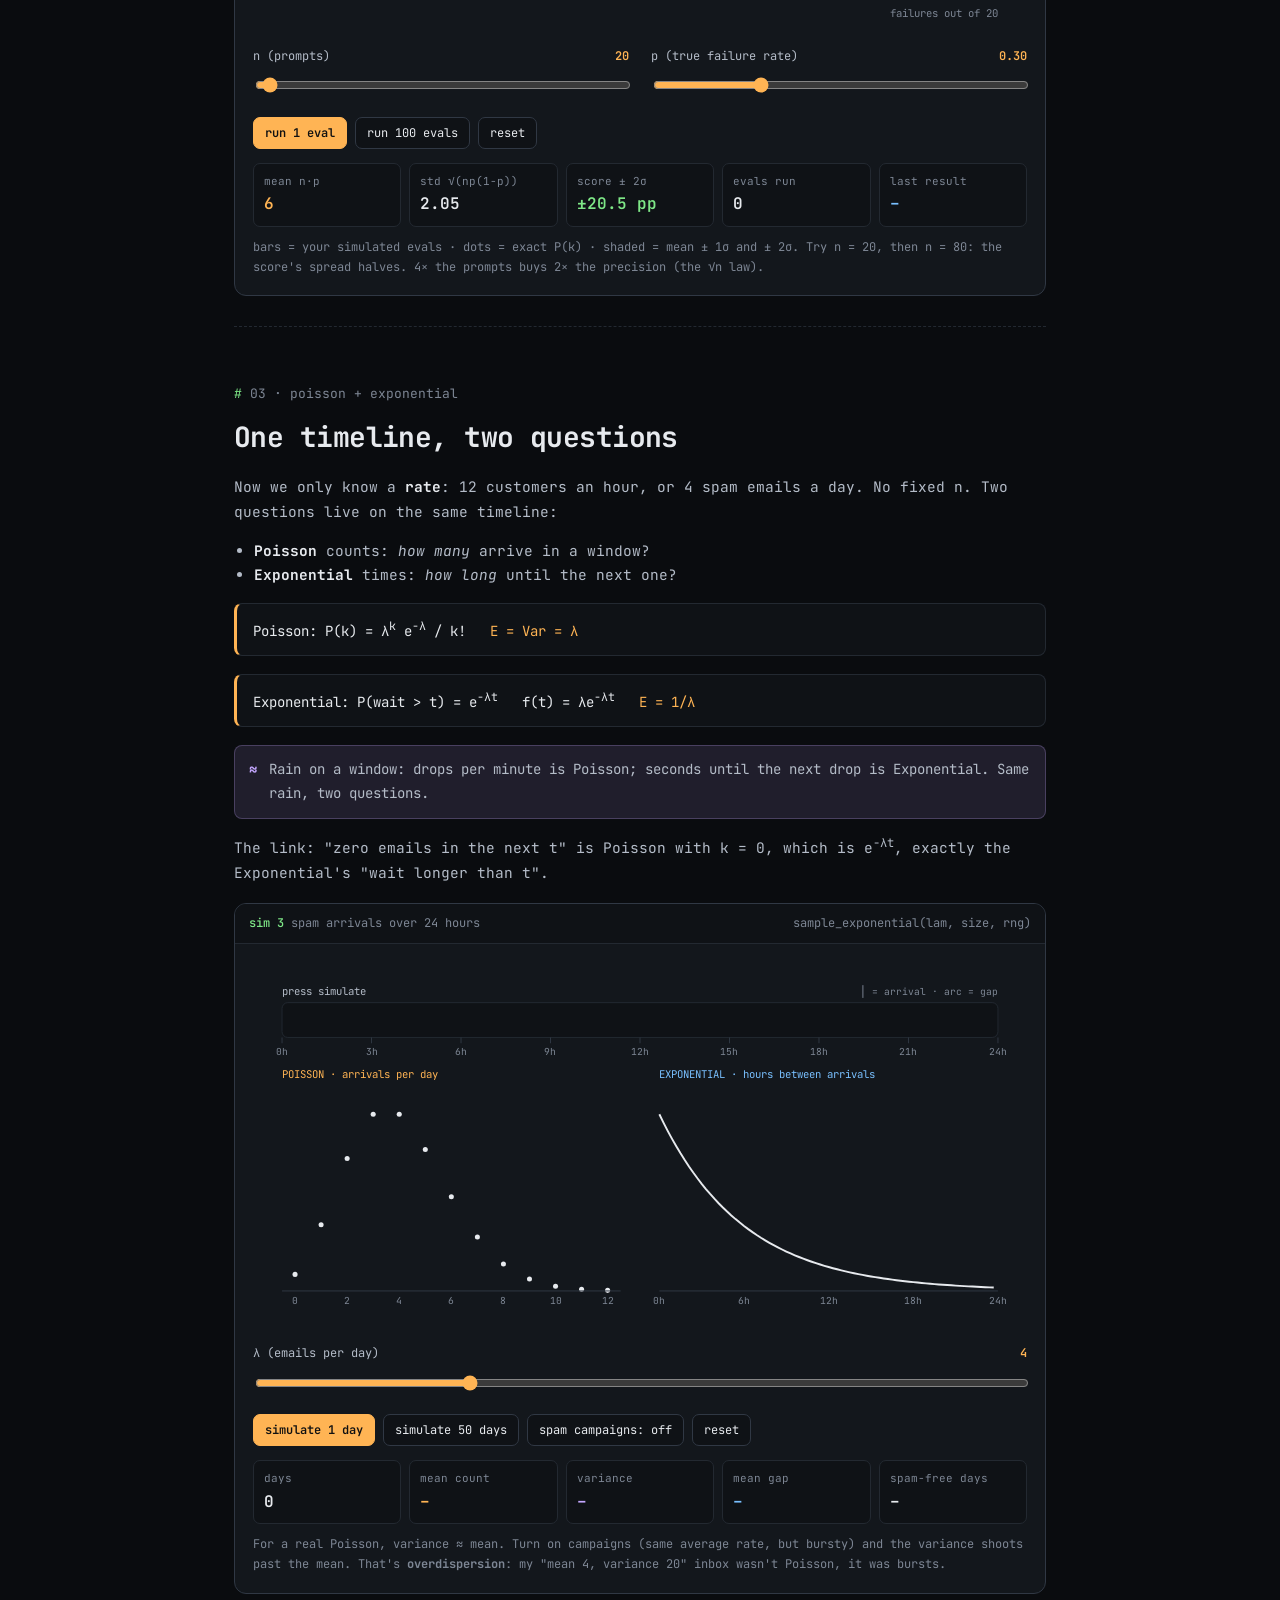
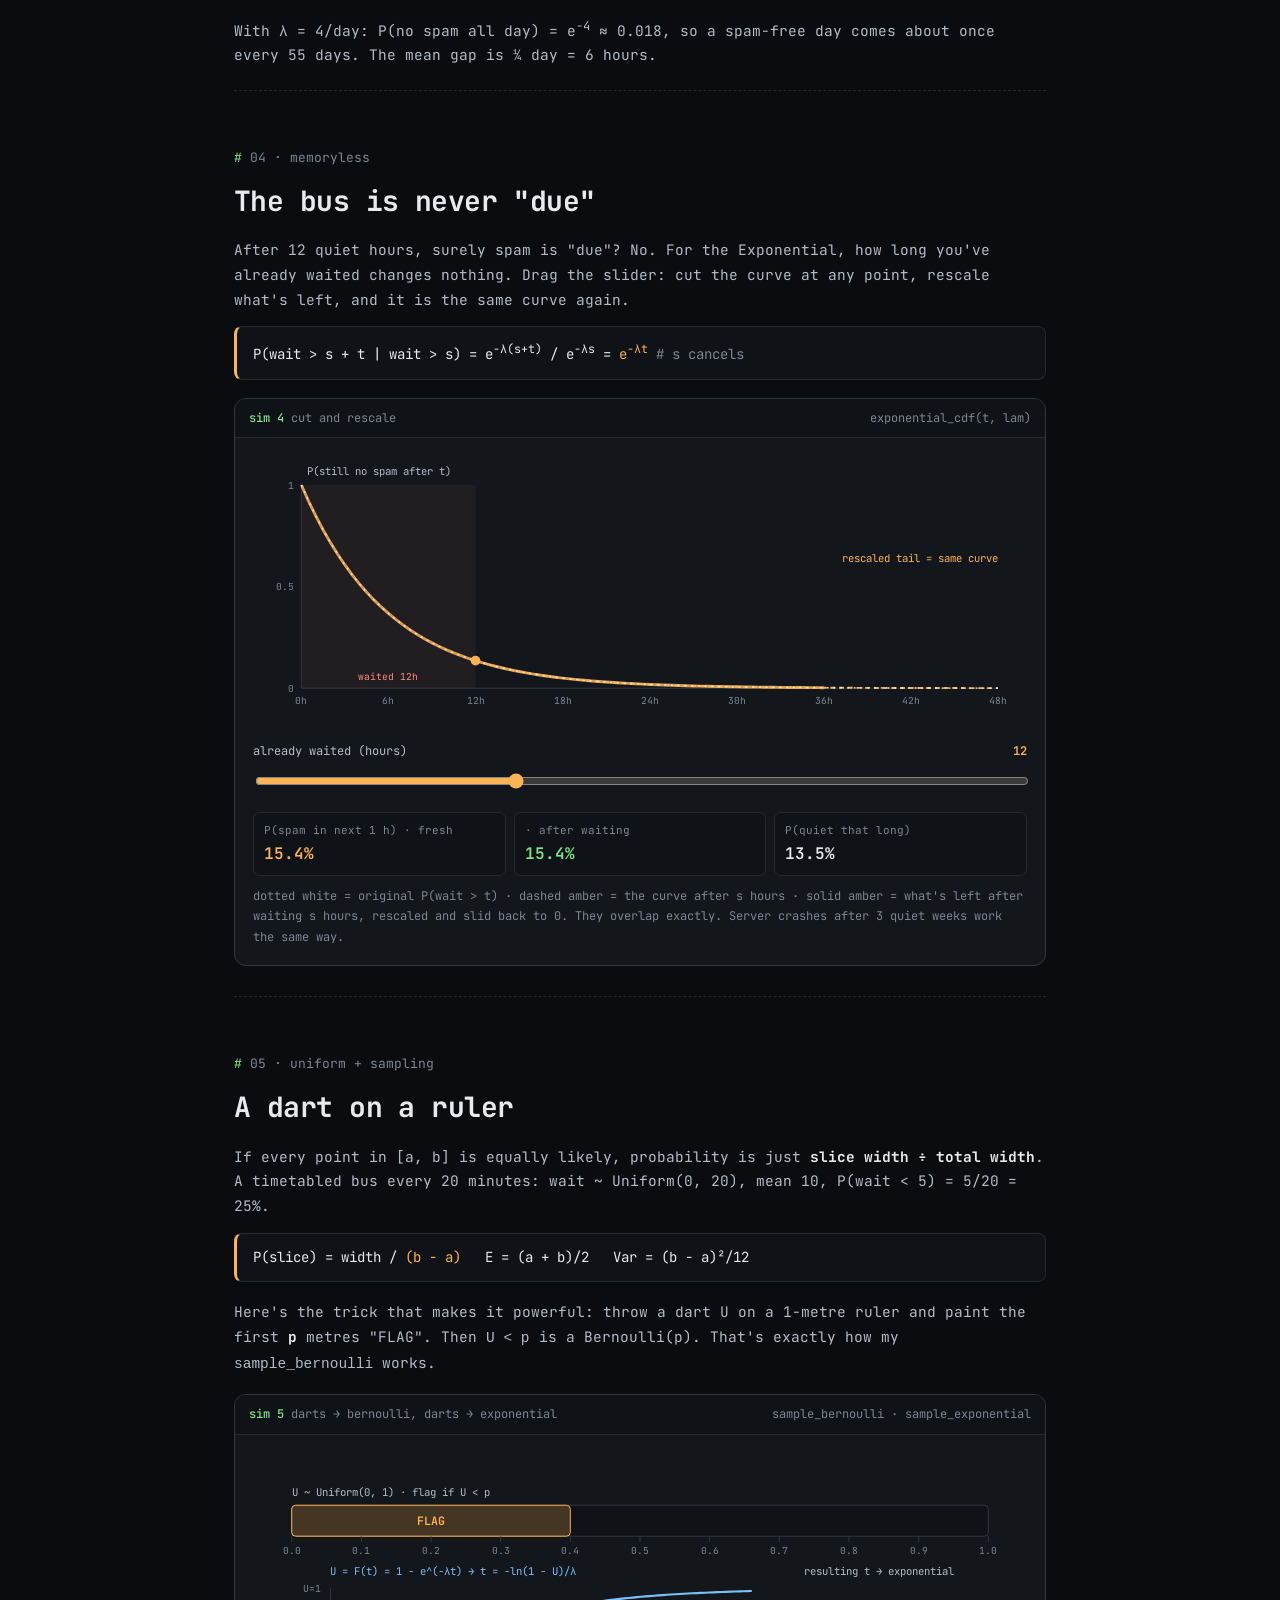
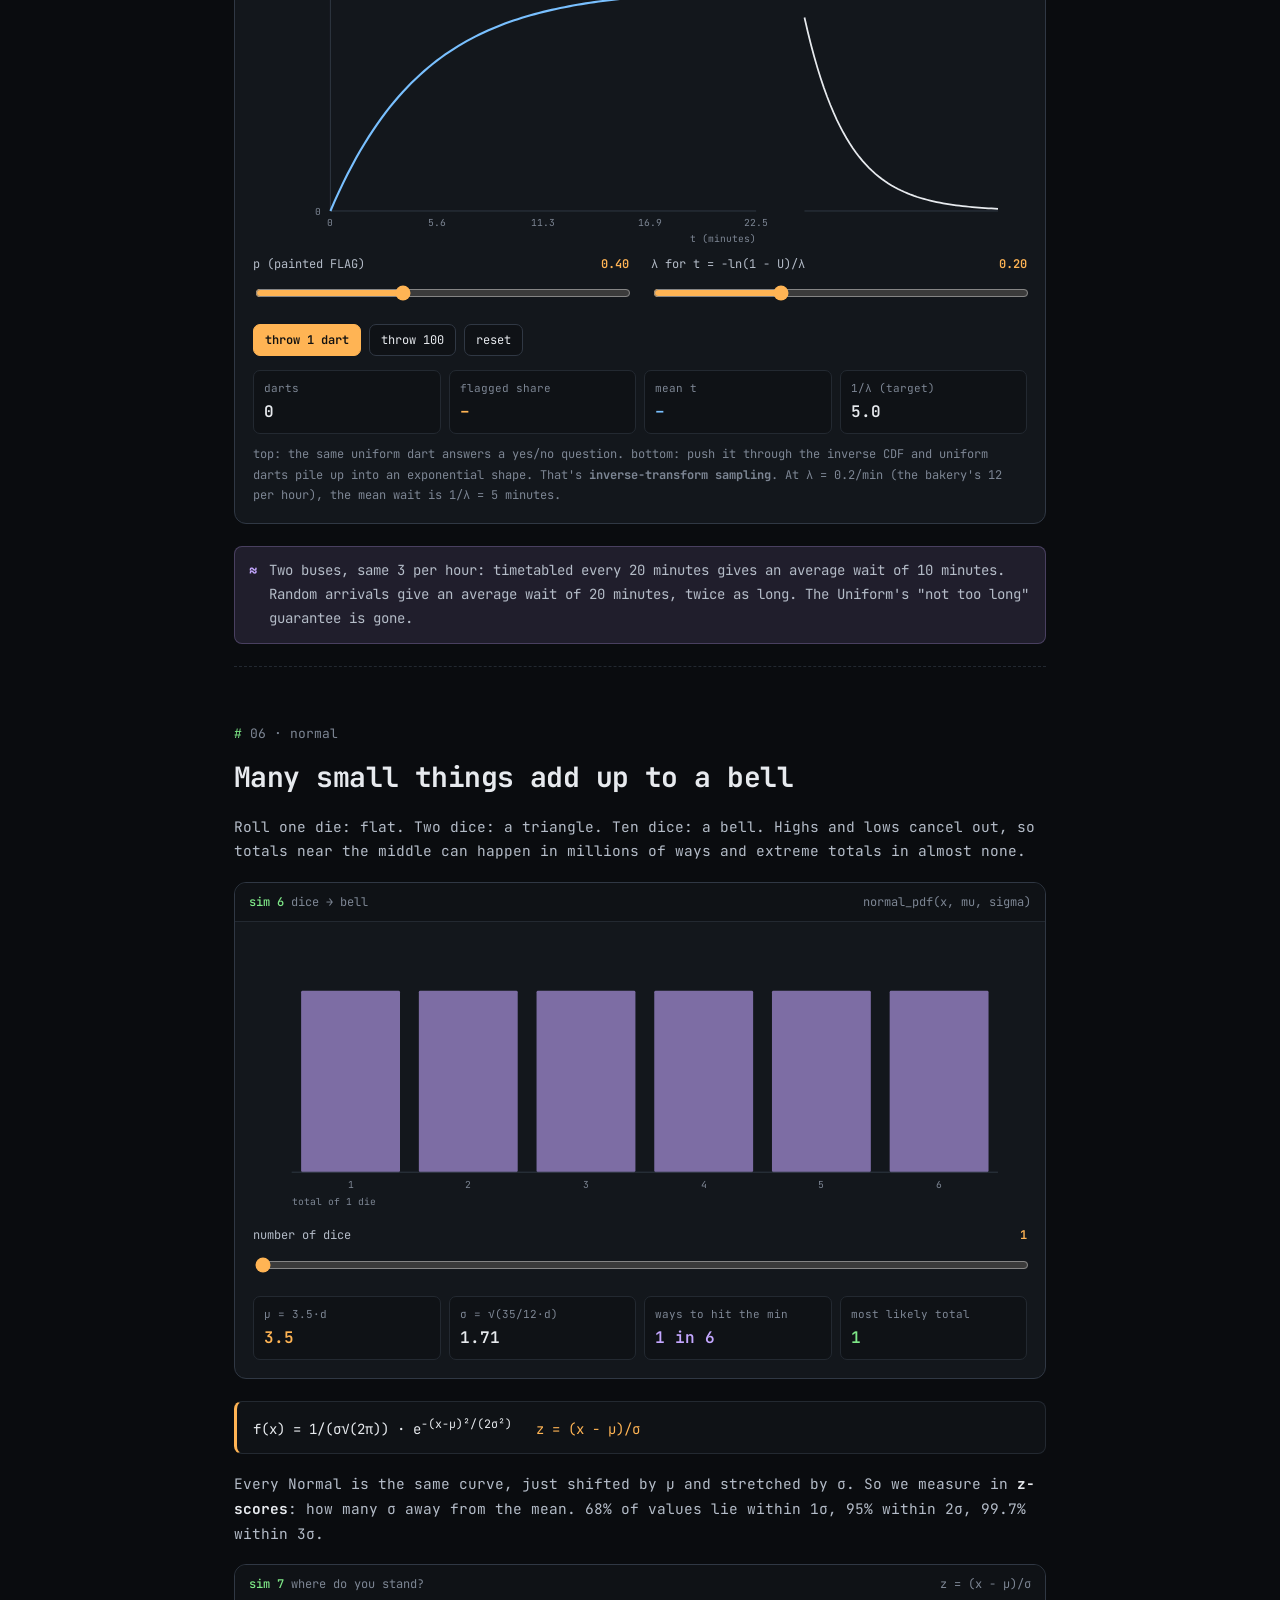
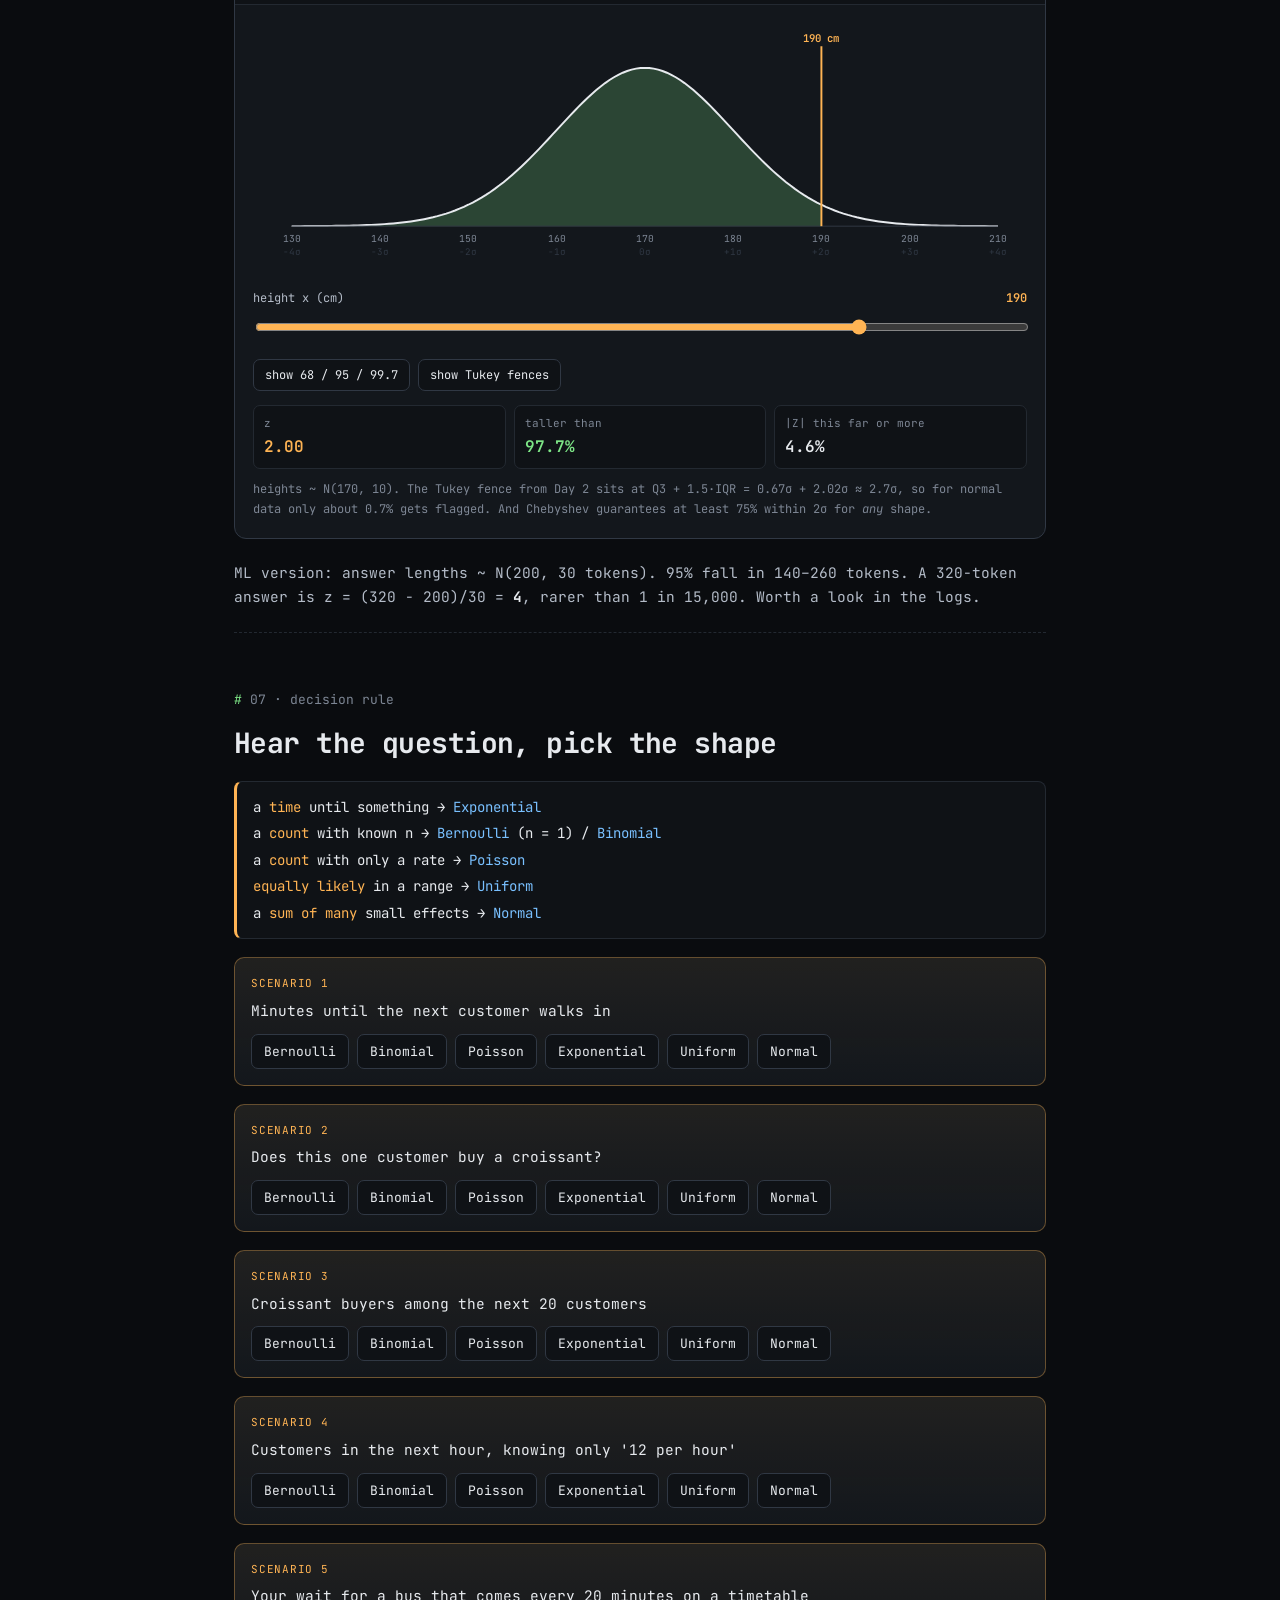
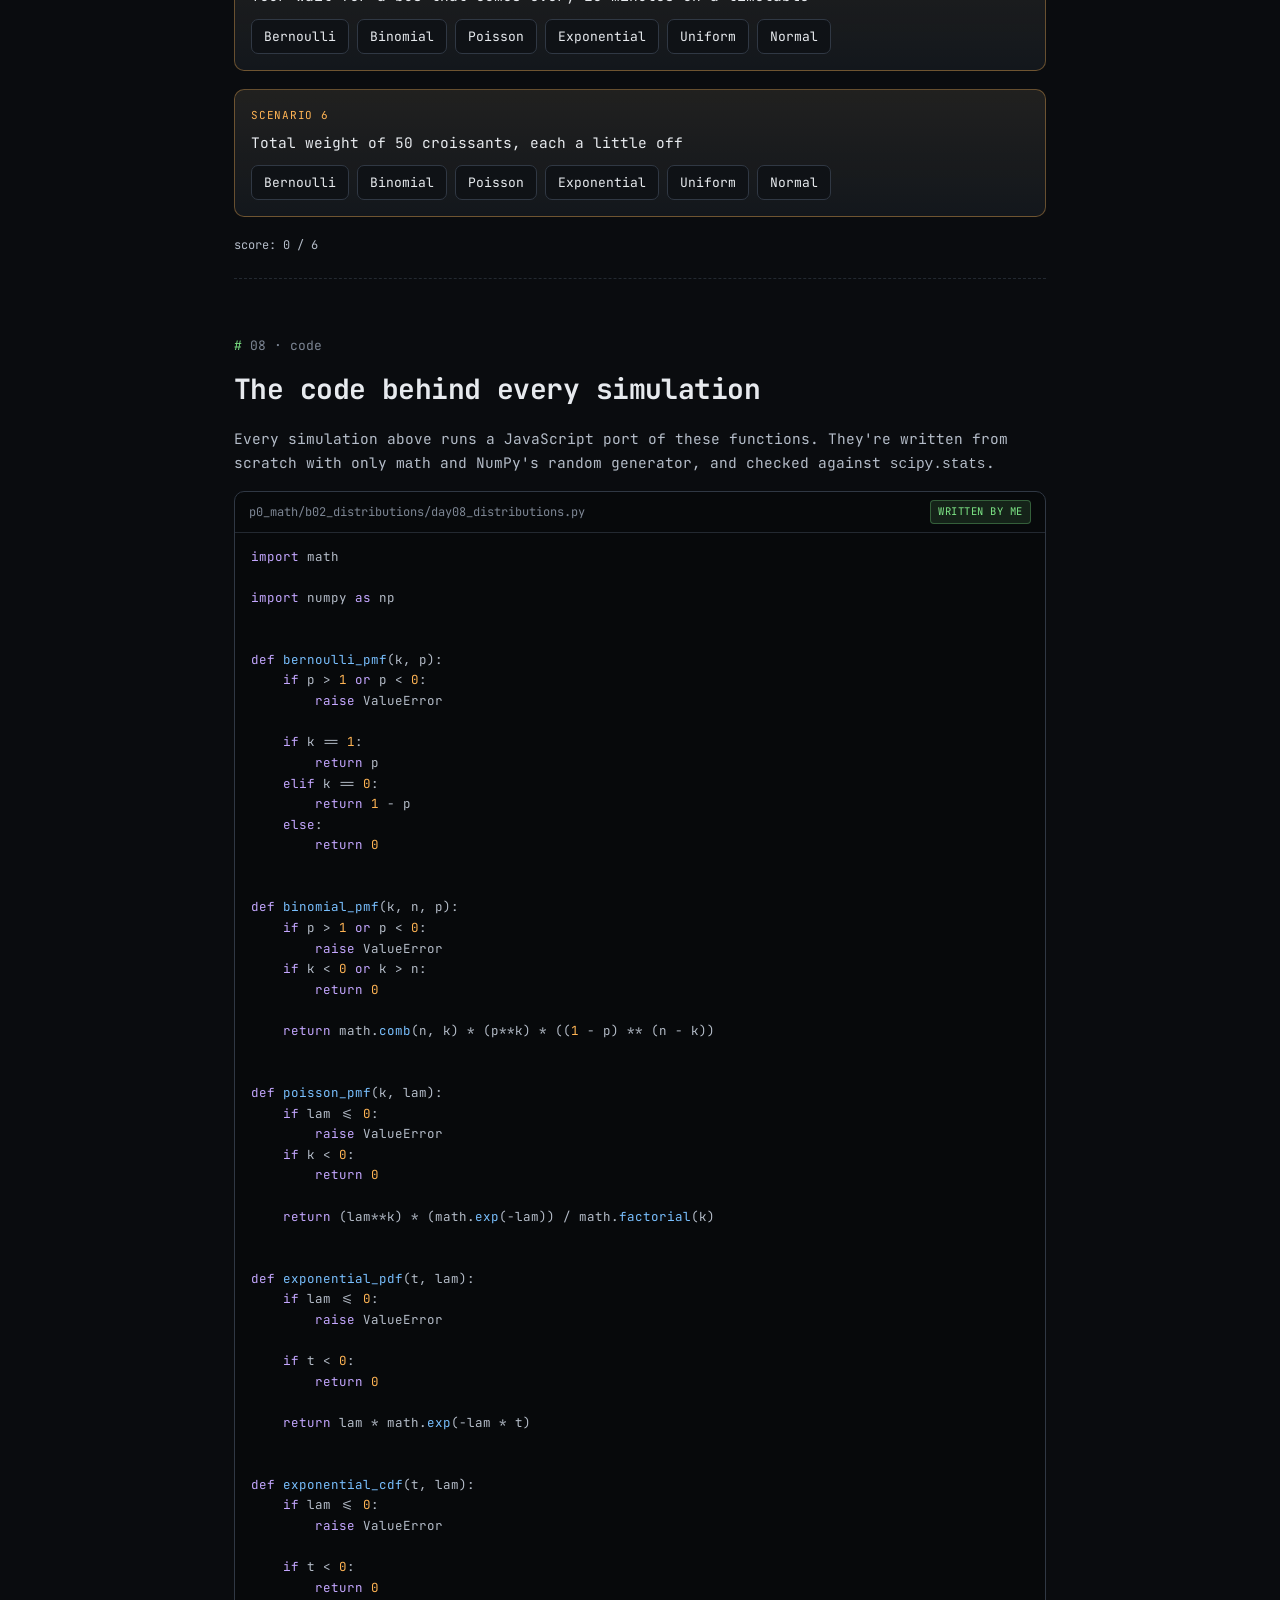
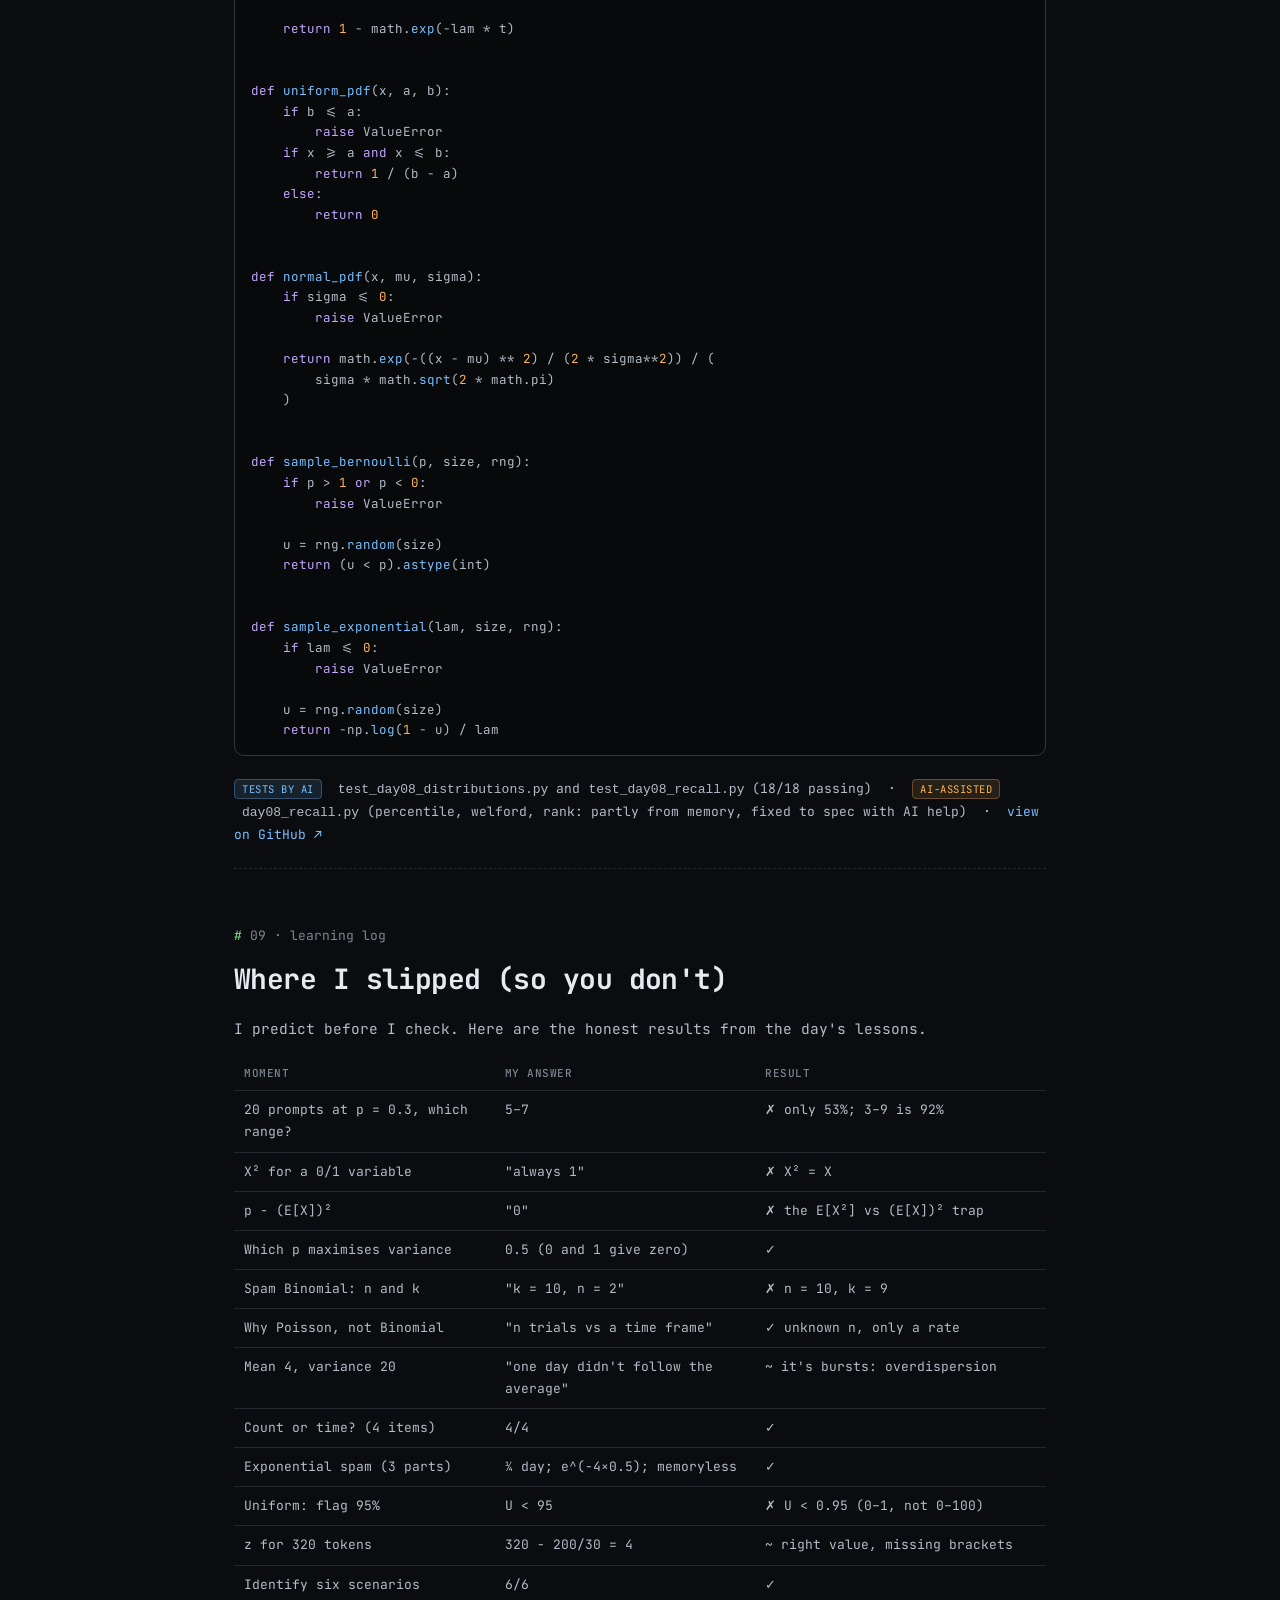
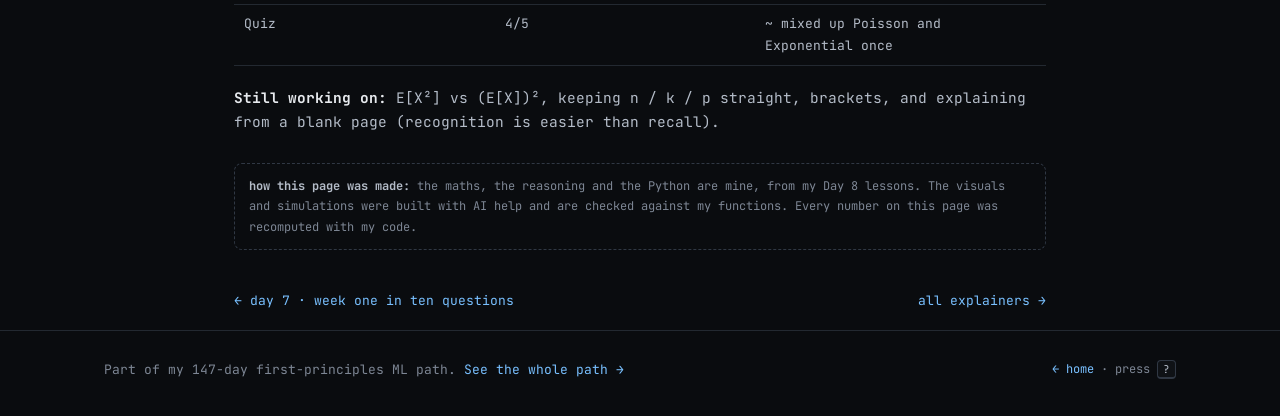
<file: learn/day08-six-shapes-of-chance.html>
<!DOCTYPE html>
<html lang="en" data-base="../">
<head>
  <meta charset="UTF-8" />
  <meta name="viewport" content="width=device-width, initial-scale=1.0" />
  <title>Day 8 · Six shapes of chance · Raghav Bandreddi</title>
  <meta name="description" content="Bernoulli, Binomial, Poisson, Exponential, Uniform and Normal through one bakery, with interactive simulations built on my from-scratch Python." />
  <meta name="theme-color" content="#0a0c0f" />
  <link rel="icon" href="data:image/svg+xml,%3Csvg xmlns='http://www.w3.org/2000/svg' viewBox='0 0 32 32'%3E%3Crect width='32' height='32' rx='7' fill='%230a0c0f'/%3E%3Ctext x='6' y='22' font-family='monospace' font-size='16' font-weight='700' fill='%237ee787'%3E%3E%3C/text%3E%3Crect x='18' y='10' width='6' height='13' fill='%23ffb454'/%3E%3C/svg%3E" />
  <link rel="preconnect" href="https://fonts.googleapis.com" />
  <link rel="preconnect" href="https://fonts.gstatic.com" crossorigin />
  <link href="https://fonts.googleapis.com/css2?family=JetBrains+Mono:wght@400;500;600;700&amp;display=swap" rel="stylesheet" />
  <link rel="stylesheet" href="../assets/site.css" />
  <link rel="stylesheet" href="../assets/explainer.css" />
</head>
<body>
  <a class="skip-link" href="#main">Skip to main content</a>
  <header class="site-header" id="top">
    <div class="container header-inner">
      <a href="../index.html" class="brand" aria-label="Raghav Bandreddi, home"><span class="brand-prompt">~/</span>raghav<span style="color:var(--muted)">/learn/day08</span><span class="brand-cursor" aria-hidden="true"></span></a>
      <nav class="site-nav" aria-label="Primary">
        <a href="../index.html#bottom-up">bottom-up</a>
        <a href="index.html">explainers</a>
        <a href="../index.html#top-down">top-down</a>
        <a href="../index.html#research">research</a>
      </nav>
      <button type="button" class="cmdk-btn" data-cmdk aria-label="Open command menu"><span>search</span> <kbd>⌘K</kbd></button>
    </div>
  </header>

  <nav class="toc" aria-label="On this page">
    <div class="ex-wrap">
      <a href="#bakery">bakery</a><a href="#bernoulli">bernoulli</a><a href="#binomial">binomial</a><a href="#poisson">poisson + exponential</a><a href="#memoryless">memoryless</a><a href="#uniform">uniform</a><a href="#normal">normal</a><a href="#which">which shape?</a><a href="#code">code</a><a href="#log">learning log</a>
    </div>
  </nav>

  <main id="main">
    <div class="ex-wrap">
      <header class="ex-hero">
        <div class="path-label"><span class="p">~ $</span> <span class="d">cat</span> day08.md <span style="color:var(--muted)"># phase 1 · math · distributions</span></div>
        <h1>Six shapes<br />of chance<span class="accent">_</span></h1>
        <p class="ex-lead">One bakery, six questions, six distributions. Each one is the answer to a different <em>kind</em> of question: yes or no, how many, how long, anywhere in a range, or the sum of many small things. Learn to hear the question, and you'll know the shape.</p>
        <div class="ex-meta"><span class="tag tag-green">day 8 / 147</span><span class="tag">bernoulli · binomial · poisson · exponential · uniform · normal</span><span class="tag tag-cyan">7 simulations</span></div>
      </header>

      <!-- 0. BAKERY -->
      <section class="ex-section" id="bakery">
        <div class="path-label"><span class="p">#</span> 00</div>
        <h2>One bakery, six questions</h2>
        <p>A bakery gets <strong>12 customers an hour</strong>, and <strong>40%</strong> of them buy a croissant. Every question you can ask about this shop has a shape:</p>
        <div class="shapes" id="shapes"></div>
        <p>Click any card to jump to it. The rest of the page builds each shape from scratch.</p>
      </section>

      <!-- 1. BERNOULLI -->
      <section class="ex-section" id="bernoulli">
        <div class="path-label"><span class="p">#</span> 01 · bernoulli</div>
        <h2>One customer: yes or no</h2>
        <p>Does the next customer buy a croissant? The outcome is <strong>1</strong> (yes) with probability <strong>p</strong> and <strong>0</strong> (no) with probability <strong>1 − p</strong>. That's the whole distribution.</p>
        <div class="formula">P(1) = <span class="hl">p</span> &nbsp; P(0) = 1 − p &nbsp;<span class="dim">│</span>&nbsp; E[X] = 0·(1 − p) + 1·p = <span class="hl">p</span></div>
        <p>Variance is trickier. Because X is 0 or 1, <strong>X² = X</strong> (0² = 0 and 1² = 1). So E[X²] = p, and:</p>
        <div class="formula">Var(X) = E[X²] − (E[X])² = p − p² = <span class="g">p(1 − p)</span> = <span class="c">0.25 − (p − 0.5)²</span></div>

        <div class="predict" data-answer="b">
          <div class="q">predict first</div>
          <p>Which customer is hardest to guess: one who buys 10% of the time, 50%, or 90%?</p>
          <div class="choices"><button data-k="a">p = 0.1</button><button data-k="b">p = 0.5</button><button data-k="c">p = 0.9</button></div>
          <div class="reveal-a">p = 0.5. At 0.1 or 0.9 you'd guess right most of the time; at 0.5 you're flipping a coin. Variance measures exactly that, and it peaks at 0.25 when p = 0.5. Drag the slider and watch why.</div>
        </div>

        <div class="stage">
          <div class="stage-bar"><span><b>sim 1</b> variance is a rectangle</span><span>bernoulli_pmf(k, p)</span></div>
          <div class="stage-body">
            <svg id="rect-svg" viewBox="0 0 800 300" role="img" aria-label="A unit square with a p by 1 minus p rectangle shaded, next to the curve p times 1 minus p"></svg>
            <div class="controls"><div class="ctrl"><label for="rect-p">p (probability of yes) <output for="rect-p">0.30</output></label><input type="range" id="rect-p" min="0" max="1" step="0.01" value="0.3" /></div></div>
            <div class="readouts">
              <div class="ro"><span>E[X] = p</span><b class="amb" id="r-e">0.3</b></div>
              <div class="ro"><span>E[X²] = p</span><b id="r-e2">0.3</b></div>
              <div class="ro"><span>(E[X])²</span><b id="r-e22">0.09</b></div>
              <div class="ro"><span>Var = p(1−p)</span><b class="grn" id="r-v">0.21</b></div>
              <div class="ro"><span>gap to 0.25</span><b class="cy" id="r-g">0.04</b></div>
            </div>
            <div class="caption">the shaded rectangle has sides p and 1 − p, so its area is the variance. Of all rectangles that fit, the square wins.</div>
          </div>
        </div>
        <div class="analogy">A spam filter that's right 95% of the time is a Bernoulli with p = 0.95. Its variance is 0.95 × 0.05 = 0.0475, much smaller than a coin's 0.25, because it's very predictable.</div>
      </section>

      <!-- 2. BINOMIAL -->
      <section class="ex-section" id="binomial">
        <div class="path-label"><span class="p">#</span> 02 · binomial</div>
        <h2>Twenty customers: how many say yes?</h2>
        <p>Add up <strong>n</strong> independent Bernoullis and you get a Binomial. To get exactly <strong>k</strong> yeses: count the orders they could come in, then multiply by the probability of any one order.</p>
        <div class="formula">P(k) = <span class="c">C(n, k)</span> · <span class="hl">p<sup>k</sup> (1 − p)<sup>n−k</sup></span> &nbsp;<span class="dim">← orders × one order</span></div>
        <div class="formula">E = n·p &nbsp; Var = n·p(1 − p) &nbsp;<span class="dim"># means and variances of independent pieces add</span></div>
        <p>Bakery: 20 customers at p = 0.4 gives a mean of 8 croissant buyers and a variance of 4.8. Now an ML version: you test a model on <strong>20 prompts</strong> and it truly fails 30% of the time (p = 0.3). The mean is 6 failures with a std of about 2.</p>

        <div class="predict" data-answer="b">
          <div class="q">predict first</div>
          <p>You rerun that 20-prompt eval many times. Which range of failure counts catches about 90% of runs?</p>
          <div class="choices"><button data-k="a">5 – 7</button><button data-k="b">3 – 9</button><button data-k="c">1 – 11</button></div>
          <div class="reveal-a">3–9 catches 92%. My gut said 5–7, which only catches 53%. A 20-prompt eval is <strong>noisy</strong>: the same model can score 3/20 or 9/20 by luck. Run it yourself below.</div>
        </div>

        <div class="stage">
          <div class="stage-bar"><span><b>sim 2</b> eval noise simulator</span><span>binomial_pmf(k, n, p)</span></div>
          <div class="stage-body">
            <svg id="bin-svg" viewBox="0 0 800 300" role="img" aria-label="Histogram of simulated eval failure counts with the exact Binomial distribution overlaid"></svg>
            <div class="controls">
              <div class="ctrl"><label for="bin-n">n (prompts) <output for="bin-n">20</output></label><input type="range" id="bin-n" min="10" max="500" step="10" value="20" /></div>
              <div class="ctrl"><label for="bin-p">p (true failure rate) <output for="bin-p">0.30</output></label><input type="range" id="bin-p" min="0.05" max="0.95" step="0.05" value="0.3" /></div>
            </div>
            <div class="btns"><button class="btn-s primary" id="bin-1">run 1 eval</button><button class="btn-s" id="bin-100">run 100 evals</button><button class="btn-s" id="bin-reset">reset</button></div>
            <div class="readouts">
              <div class="ro"><span>mean n·p</span><b class="amb" id="b-mean">6</b></div>
              <div class="ro"><span>std √(np(1−p))</span><b id="b-std">2.05</b></div>
              <div class="ro"><span>score ± 2σ</span><b class="grn" id="b-score">±20.5 pp</b></div>
              <div class="ro"><span>evals run</span><b id="b-runs">0</b></div>
              <div class="ro"><span>last result</span><b class="cy" id="b-last">–</b></div>
            </div>
            <div class="caption">bars = your simulated evals · dots = exact P(k) · shaded = mean ± 1σ and ± 2σ. Try n = 20, then n = 80: the score's spread halves. 4× the prompts buys 2× the precision (the √n law).</div>
          </div>
        </div>
      </section>

      <!-- 3. POISSON + EXPONENTIAL -->
      <section class="ex-section" id="poisson">
        <div class="path-label"><span class="p">#</span> 03 · poisson + exponential</div>
        <h2>One timeline, two questions</h2>
        <p>Now we only know a <strong>rate</strong>: 12 customers an hour, or 4 spam emails a day. No fixed n. Two questions live on the same timeline:</p>
        <ul>
          <li><strong>Poisson</strong> counts: <em>how many</em> arrive in a window?</li>
          <li><strong>Exponential</strong> times: <em>how long</em> until the next one?</li>
        </ul>
        <div class="formula">Poisson: P(k) = λ<sup>k</sup> e<sup>−λ</sup> / k! &nbsp; <span class="hl">E = Var = λ</span></div>
        <div class="formula">Exponential: P(wait > t) = e<sup>−λt</sup> &nbsp; f(t) = λe<sup>−λt</sup> &nbsp; <span class="hl">E = 1/λ</span></div>
        <div class="analogy">Rain on a window: drops per minute is Poisson; seconds until the next drop is Exponential. Same rain, two questions.</div>
        <p>The link: "zero emails in the next t" is Poisson with k = 0, which is e<sup>−λt</sup>, exactly the Exponential's "wait longer than t".</p>

        <div class="stage">
          <div class="stage-bar"><span><b>sim 3</b> spam arrivals over 24 hours</span><span>sample_exponential(lam, size, rng)</span></div>
          <div class="stage-body">
            <svg id="tl-svg" viewBox="0 0 800 380" role="img" aria-label="A 24 hour timeline of random arrivals, with a histogram of daily counts and a histogram of gaps between arrivals"></svg>
            <div class="controls">
              <div class="ctrl"><label for="tl-lam">λ (emails per day) <output for="tl-lam">4</output></label><input type="range" id="tl-lam" min="1" max="12" step="1" value="4" /></div>
            </div>
            <div class="btns">
              <button class="btn-s primary" id="tl-1">simulate 1 day</button><button class="btn-s" id="tl-50">simulate 50 days</button><button class="btn-s" id="tl-burst" aria-pressed="false">spam campaigns: off</button><button class="btn-s" id="tl-reset">reset</button>
            </div>
            <div class="readouts">
              <div class="ro"><span>days</span><b id="t-days">0</b></div>
              <div class="ro"><span>mean count</span><b class="amb" id="t-mean">–</b></div>
              <div class="ro"><span>variance</span><b class="vi" id="t-var">–</b></div>
              <div class="ro"><span>mean gap</span><b class="cy" id="t-gap">–</b></div>
              <div class="ro"><span>spam-free days</span><b id="t-zero">–</b></div>
            </div>
            <div class="caption">For a real Poisson, variance ≈ mean. Turn on campaigns (same average rate, but bursty) and the variance shoots past the mean. That's <strong>overdispersion</strong>: my "mean 4, variance 20" inbox wasn't Poisson, it was bursts.</div>
          </div>
        </div>
        <p>With λ = 4/day: P(no spam all day) = e<sup>−4</sup> ≈ 0.018, so a spam-free day comes about once every 55 days. The mean gap is ¼ day = 6 hours.</p>
      </section>

      <!-- 4. MEMORYLESS -->
      <section class="ex-section" id="memoryless">
        <div class="path-label"><span class="p">#</span> 04 · memoryless</div>
        <h2>The bus is never "due"</h2>
        <p>After 12 quiet hours, surely spam is "due"? No. For the Exponential, how long you've already waited changes nothing. Drag the slider: cut the curve at any point, rescale what's left, and it is the same curve again.</p>
        <div class="formula">P(wait > s + t | wait > s) = e<sup>−λ(s+t)</sup> / e<sup>−λs</sup> = <span class="hl">e<sup>−λt</sup></span> <span class="dim"># s cancels</span></div>
        <div class="stage">
          <div class="stage-bar"><span><b>sim 4</b> cut and rescale</span><span>exponential_cdf(t, lam)</span></div>
          <div class="stage-body">
            <svg id="mem-svg" viewBox="0 0 800 280" role="img" aria-label="Survival curve of the exponential distribution, with the tail after the waited time rescaled to overlay the original"></svg>
            <div class="controls"><div class="ctrl"><label for="mem-s">already waited (hours) <output for="mem-s">12</output></label><input type="range" id="mem-s" min="0" max="36" step="1" value="12" /></div></div>
            <div class="readouts">
              <div class="ro"><span>P(spam in next 1 h) · fresh</span><b class="amb" id="m-a">15.4%</b></div>
              <div class="ro"><span>· after waiting</span><b class="grn" id="m-b">15.4%</b></div>
              <div class="ro"><span>P(quiet that long)</span><b id="m-c">13.5%</b></div>
            </div>
            <div class="caption">dotted white = original P(wait > t) · dashed amber = the curve after s hours · solid amber = what's left after waiting s hours, rescaled and slid back to 0. They overlap exactly. Server crashes after 3 quiet weeks work the same way.</div>
          </div>
        </div>
      </section>

      <!-- 5. UNIFORM -->
      <section class="ex-section" id="uniform">
        <div class="path-label"><span class="p">#</span> 05 · uniform + sampling</div>
        <h2>A dart on a ruler</h2>
        <p>If every point in [a, b] is equally likely, probability is just <strong>slice width ÷ total width</strong>. A timetabled bus every 20 minutes: wait ~ Uniform(0, 20), mean 10, P(wait &lt; 5) = 5/20 = 25%.</p>
        <div class="formula">P(slice) = width / <span class="hl">(b − a)</span> &nbsp; E = (a + b)/2 &nbsp; Var = (b − a)²/12</div>
        <p>Here's the trick that makes it powerful: throw a dart U on a 1-metre ruler and paint the first <strong>p</strong> metres "FLAG". Then <code>U &lt; p</code> is a Bernoulli(p). That's exactly how my <code>sample_bernoulli</code> works.</p>
        <div class="stage">
          <div class="stage-bar"><span><b>sim 5</b> darts → bernoulli, darts → exponential</span><span>sample_bernoulli · sample_exponential</span></div>
          <div class="stage-body">
            <svg id="dart-svg" viewBox="0 0 800 400" role="img" aria-label="Darts thrown at a ruler with a flagged section, and the same darts mapped through the inverse exponential CDF"></svg>
            <div class="controls">
              <div class="ctrl"><label for="dart-p">p (painted FLAG) <output for="dart-p">0.40</output></label><input type="range" id="dart-p" min="0.05" max="0.95" step="0.05" value="0.4" /></div>
              <div class="ctrl"><label for="dart-lam">λ for t = −ln(1 − U)/λ <output for="dart-lam">0.20</output></label><input type="range" id="dart-lam" min="0.05" max="0.5" step="0.01" value="0.2" /></div>
            </div>
            <div class="btns"><button class="btn-s primary" id="dart-1">throw 1 dart</button><button class="btn-s" id="dart-100">throw 100</button><button class="btn-s" id="dart-reset">reset</button></div>
            <div class="readouts">
              <div class="ro"><span>darts</span><b id="d-n">0</b></div>
              <div class="ro"><span>flagged share</span><b class="amb" id="d-f">–</b></div>
              <div class="ro"><span>mean t</span><b class="cy" id="d-t">–</b></div>
              <div class="ro"><span>1/λ (target)</span><b id="d-tt">5.0</b></div>
            </div>
            <div class="caption">top: the same uniform dart answers a yes/no question. bottom: push it through the inverse CDF and uniform darts pile up into an exponential shape. That's <strong>inverse-transform sampling</strong>. At λ = 0.2/min (the bakery's 12 per hour), the mean wait is 1/λ = 5 minutes.</div>
          </div>
        </div>
        <div class="analogy">Two buses, same 3 per hour: timetabled every 20 minutes gives an average wait of 10 minutes. Random arrivals give an average wait of 20 minutes, twice as long. The Uniform's "not too long" guarantee is gone.</div>
      </section>

      <!-- 6. NORMAL -->
      <section class="ex-section" id="normal">
        <div class="path-label"><span class="p">#</span> 06 · normal</div>
        <h2>Many small things add up to a bell</h2>
        <p>Roll one die: flat. Two dice: a triangle. Ten dice: a bell. Highs and lows cancel out, so totals near the middle can happen in millions of ways and extreme totals in almost none.</p>
        <div class="stage">
          <div class="stage-bar"><span><b>sim 6</b> dice → bell</span><span>normal_pdf(x, mu, sigma)</span></div>
          <div class="stage-body">
            <svg id="dice-svg" viewBox="0 0 800 280" role="img" aria-label="Exact distribution of the sum of several dice, with a normal curve overlaid"></svg>
            <div class="controls"><div class="ctrl"><label for="dice-n">number of dice <output for="dice-n">1</output></label><input type="range" id="dice-n" min="1" max="10" step="1" value="1" /></div></div>
            <div class="readouts">
              <div class="ro"><span>μ = 3.5·d</span><b class="amb" id="dc-mu">3.5</b></div>
              <div class="ro"><span>σ = √(35/12·d)</span><b id="dc-sd">1.71</b></div>
              <div class="ro"><span>ways to hit the min</span><b class="vi" id="dc-min">1 in 6</b></div>
              <div class="ro"><span>most likely total</span><b class="grn" id="dc-top">–</b></div>
            </div>
          </div>
        </div>
        <div class="formula">f(x) = 1/(σ√(2π)) · e<sup>−(x−μ)²/(2σ²)</sup> &nbsp; <span class="hl">z = (x − μ)/σ</span></div>
        <p>Every Normal is the same curve, just shifted by μ and stretched by σ. So we measure in <strong>z-scores</strong>: how many σ away from the mean. 68% of values lie within 1σ, 95% within 2σ, 99.7% within 3σ.</p>
        <div class="stage">
          <div class="stage-bar"><span><b>sim 7</b> where do you stand?</span><span>z = (x − μ)/σ</span></div>
          <div class="stage-body">
            <svg id="z-svg" viewBox="0 0 800 260" role="img" aria-label="Normal curve of heights with mean 170 and sd 10, shaded up to a chosen height"></svg>
            <div class="controls">
              <div class="ctrl"><label for="z-x">height x (cm) <output for="z-x">190</output></label><input type="range" id="z-x" min="135" max="205" step="1" value="190" /></div>
            </div>
            <div class="btns"><button class="btn-s" id="z-bands" aria-pressed="false">show 68 / 95 / 99.7</button><button class="btn-s" id="z-fence" aria-pressed="false">show Tukey fences</button></div>
            <div class="readouts">
              <div class="ro"><span>z</span><b class="amb" id="z-z">2.00</b></div>
              <div class="ro"><span>taller than</span><b class="grn" id="z-p">97.7%</b></div>
              <div class="ro"><span>|Z| this far or more</span><b id="z-t">4.6%</b></div>
            </div>
            <div class="caption">heights ~ N(170, 10). The Tukey fence from Day 2 sits at Q3 + 1.5·IQR = 0.67σ + 2.02σ ≈ 2.7σ, so for normal data only about 0.7% gets flagged. And Chebyshev guarantees at least 75% within 2σ for <em>any</em> shape.</div>
          </div>
        </div>
        <p>ML version: answer lengths ~ N(200, 30 tokens). 95% fall in 140–260 tokens. A 320-token answer is z = (320 − 200)/30 = <strong>4</strong>, rarer than 1 in 15,000. Worth a look in the logs.</p>
      </section>

      <!-- 7. WHICH -->
      <section class="ex-section" id="which">
        <div class="path-label"><span class="p">#</span> 07 · decision rule</div>
        <h2>Hear the question, pick the shape</h2>
        <div class="formula" style="white-space:normal;line-height:1.9">
          a <span class="hl">time</span> until something → <span class="c">Exponential</span><br />
          a <span class="hl">count</span> with known n → <span class="c">Bernoulli</span> (n = 1) / <span class="c">Binomial</span><br />
          a <span class="hl">count</span> with only a rate → <span class="c">Poisson</span><br />
          <span class="hl">equally likely</span> in a range → <span class="c">Uniform</span><br />
          a <span class="hl">sum of many</span> small effects → <span class="c">Normal</span>
        </div>
        <div id="quiz"></div>
      </section>

      <!-- 8. CODE -->
      <section class="ex-section" id="code">
        <div class="path-label"><span class="p">#</span> 08 · code</div>
        <h2>The code behind every simulation</h2>
        <p>Every simulation above runs a JavaScript port of these functions. They're written from scratch with only <code>math</code> and NumPy's random generator, and checked against <code>scipy.stats</code>.</p>
        <div class="code">
          <div class="code-bar"><span>p0_math/b02_distributions/day08_distributions.py</span><span class="badge me">written by me</span></div>
<pre data-py>import math

import numpy as np


def bernoulli_pmf(k, p):
    if p > 1 or p < 0:
        raise ValueError

    if k == 1:
        return p
    elif k == 0:
        return 1 - p
    else:
        return 0


def binomial_pmf(k, n, p):
    if p > 1 or p < 0:
        raise ValueError
    if k < 0 or k > n:
        return 0

    return math.comb(n, k) * (p**k) * ((1 - p) ** (n - k))


def poisson_pmf(k, lam):
    if lam <= 0:
        raise ValueError
    if k < 0:
        return 0

    return (lam**k) * (math.exp(-lam)) / math.factorial(k)


def exponential_pdf(t, lam):
    if lam <= 0:
        raise ValueError

    if t < 0:
        return 0

    return lam * math.exp(-lam * t)


def exponential_cdf(t, lam):
    if lam <= 0:
        raise ValueError

    if t < 0:
        return 0

    return 1 - math.exp(-lam * t)


def uniform_pdf(x, a, b):
    if b <= a:
        raise ValueError
    if x >= a and x <= b:
        return 1 / (b - a)
    else:
        return 0


def normal_pdf(x, mu, sigma):
    if sigma <= 0:
        raise ValueError

    return math.exp(-((x - mu) ** 2) / (2 * sigma**2)) / (
        sigma * math.sqrt(2 * math.pi)
    )


def sample_bernoulli(p, size, rng):
    if p > 1 or p < 0:
        raise ValueError

    u = rng.random(size)
    return (u < p).astype(int)


def sample_exponential(lam, size, rng):
    if lam <= 0:
        raise ValueError

    u = rng.random(size)
    return -np.log(1 - u) / lam</pre>
        </div>
        <p style="font-size:13px">
          <span class="badge ai">tests by AI</span> &nbsp;<code>test_day08_distributions.py</code> and <code>test_day08_recall.py</code> (18/18 passing) &nbsp;·&nbsp;
          <span class="badge mix">AI-assisted</span> &nbsp;<code>day08_recall.py</code> (percentile, welford, rank: partly from memory, fixed to spec with AI help) &nbsp;·&nbsp;
          <a href="https://github.com/RaGHaV-186/ml-from-scratch/tree/main/p0_math/b02_distributions" target="_blank" rel="noopener noreferrer">view on GitHub ↗</a>
        </p>
      </section>

      <!-- 9. LOG -->
      <section class="ex-section" id="log">
        <div class="path-label"><span class="p">#</span> 09 · learning log</div>
        <h2>Where I slipped (so you don't)</h2>
        <p>I predict before I check. Here are the honest results from the day's lessons.</p>
        <table class="tbl">
          <thead><tr><th>moment</th><th>my answer</th><th>result</th></tr></thead>
          <tbody>
            <tr><td>20 prompts at p = 0.3, which range?</td><td>5–7</td><td class="no">✗ only 53%; 3–9 is 92%</td></tr>
            <tr><td>X² for a 0/1 variable</td><td>"always 1"</td><td class="no">✗ X² = X</td></tr>
            <tr><td>p − (E[X])²</td><td>"0"</td><td class="no">✗ the E[X²] vs (E[X])² trap</td></tr>
            <tr><td>Which p maximises variance</td><td>0.5 (0 and 1 give zero)</td><td class="ok">✓</td></tr>
            <tr><td>Spam Binomial: n and k</td><td>"k = 10, n = 2"</td><td class="no">✗ n = 10, k = 9</td></tr>
            <tr><td>Why Poisson, not Binomial</td><td>"n trials vs a time frame"</td><td class="ok">✓ unknown n, only a rate</td></tr>
            <tr><td>Mean 4, variance 20</td><td>"one day didn't follow the average"</td><td class="mid">~ it's bursts: overdispersion</td></tr>
            <tr><td>Count or time? (4 items)</td><td>4/4</td><td class="ok">✓</td></tr>
            <tr><td>Exponential spam (3 parts)</td><td>¼ day; e^(−4×0.5); memoryless</td><td class="ok">✓</td></tr>
            <tr><td>Uniform: flag 95%</td><td>U &lt; 95</td><td class="no">✗ U &lt; 0.95 (0–1, not 0–100)</td></tr>
            <tr><td>z for 320 tokens</td><td>320 − 200/30 = 4</td><td class="mid">~ right value, missing brackets</td></tr>
            <tr><td>Identify six scenarios</td><td>6/6</td><td class="ok">✓</td></tr>
            <tr><td>Quiz</td><td>4/5</td><td class="mid">~ mixed up Poisson and Exponential once</td></tr>
          </tbody>
        </table>
        <p><strong>Still working on:</strong> E[X²] vs (E[X])², keeping n / k / p straight, brackets, and explaining from a blank page (recognition is easier than recall).</p>

        <div class="honesty"><b>how this page was made:</b> the maths, the reasoning and the Python are mine, from my Day 8 lessons. The visuals and simulations were built with AI help and are checked against my functions. Every number on this page was recomputed with my code.</div>
        <div class="pager"><a href="day07-week-one-in-ten-questions.html">← day 7 · week one in ten questions</a><a href="index.html">all explainers →</a></div>
      </section>
    </div>
  </main>

  <footer class="site-footer">
    <div class="container footer-inner">
      <p>Part of my 147-day first-principles ML path. <a href="../index.html#bottom-up">See the whole path →</a></p>
      <span class="mono"><a href="../index.html">← home</a> · press <kbd>?</kbd></span>
    </div>
  </footer>

  <script src="../assets/data.js"></script>
  <script src="../assets/site.js"></script>
  <script src="../assets/explainer.js"></script>
  <script>
  (function () {
    "use strict";
    var C = X.C, el = X.el, T = X.text;

    // ---- JS ports of my Python functions ----
    function comb(n, k) { if (k < 0 || k > n) return 0; k = Math.min(k, n - k); var r = 1; for (var i = 1; i <= k; i++) r = r * (n - k + i) / i; return r; }
    function binomial_pmf(k, n, p) { if (k < 0 || k > n) return 0; return Math.exp(Math.log(comb(n, k)) + k * Math.log(p) + (n - k) * Math.log(1 - p)); }
    function poisson_pmf(k, lam) { if (k < 0) return 0; var lf = 0; for (var i = 2; i <= k; i++) lf += Math.log(i); return Math.exp(k * Math.log(lam) - lam - lf); }
    function exponential_pdf(t, lam) { return t < 0 ? 0 : lam * Math.exp(-lam * t); }
    function exponential_cdf(t, lam) { return t < 0 ? 0 : 1 - Math.exp(-lam * t); }
    function normal_pdf(x, mu, s) { return Math.exp(-((x - mu) * (x - mu)) / (2 * s * s)) / (s * Math.sqrt(2 * Math.PI)); }
    function sample_exponential(lam, rng) { return -Math.log(1 - rng()) / lam; }
    function erf(x) { var s = x < 0 ? -1 : 1; x = Math.abs(x); var t = 1 / (1 + 0.3275911 * x); var y = 1 - (((((1.061405429 * t - 1.453152027) * t) + 1.421413741) * t - 0.284496736) * t + 0.254829592) * t * Math.exp(-x * x); return s * y; }
    function Phi(z) { return 0.5 * (1 + erf(z / Math.SQRT2)); }

    // ---- 0. overview cards ----
    (function () {
      var cards = [
        { id: "bernoulli", n: "Bernoulli", q: "Does this customer buy?", f: function (x) { return x < 0.5 ? (x > 0.15 && x < 0.3 ? 0.6 : 0) : (x > 0.6 && x < 0.75 ? 0.4 : 0); } },
        { id: "binomial", n: "Binomial", q: "Buyers among the next 20?", f: function (x) { return binomial_pmf(Math.round(x * 20), 20, 0.4) * 5; } },
        { id: "poisson", n: "Poisson", q: "Customers this hour?", f: function (x) { return poisson_pmf(Math.round(x * 24), 12) * 8; } },
        { id: "poisson", n: "Exponential", q: "Minutes until the next one?", f: function (x) { return Math.exp(-x * 4) * 0.9; } },
        { id: "uniform", n: "Uniform", q: "Wait for a timetabled bus?", f: function (x) { return x > 0.1 && x < 0.9 ? 0.5 : 0; } },
        { id: "normal", n: "Normal", q: "Total of many small effects?", f: function (x) { return Math.exp(-Math.pow((x - 0.5) / 0.15, 2) / 2) * 0.9; } },
      ];
      var box = document.getElementById("shapes");
      cards.forEach(function (c, i) {
        var a = document.createElement("a"); a.className = "shape"; a.href = "#" + c.id;
        var svg = el("svg", { viewBox: "0 0 200 46", "aria-hidden": "true" }, a);
        var cols = [C.green, C.cyan, C.amber, C.amber, C.violet, C.red];
        if (i === 0) {
          el("rect", { x: 50, y: 46 - 0.6 * 46, width: 36, height: 0.6 * 46, rx: 2, fill: cols[0], "fill-opacity": 0.8 }, svg);
          el("rect", { x: 114, y: 46 - 0.4 * 46, width: 36, height: 0.4 * 46, rx: 2, fill: cols[0], "fill-opacity": 0.8 }, svg);
        } else if (i === 3 || i === 5) {
          var d = "M0 46"; for (var x = 0; x <= 1.0001; x += 0.02) d += " L" + (x * 200) + " " + (46 - c.f(x) * 46); d += " L200 46 Z";
          el("path", { d: d, fill: cols[i], "fill-opacity": 0.25, stroke: cols[i], "stroke-width": 1.5 }, svg);
        } else {
          for (var k = 0; k < 25; k++) { var h = c.f(k / 25 + 0.02) * 46; if (h > 0.5) el("rect", { x: k * 8, y: 46 - h, width: 6, height: h, rx: 1, fill: cols[i], "fill-opacity": 0.8 }, svg); }
        }
        var b = document.createElement("b"); b.textContent = c.n; a.appendChild(b);
        var s = document.createElement("span"); s.textContent = c.q; a.appendChild(s);
        box.appendChild(a);
      });
    })();

    // ---- 1. rectangle variance ----
    (function () {
      var svg = document.getElementById("rect-svg");
      function draw(p) {
        X.clear(svg);
        var S = 230, ox = 30, oy = 40;
        el("rect", { x: ox, y: oy, width: S, height: S, fill: "none", stroke: C.border2, "stroke-dasharray": "4 4" }, svg);
        el("rect", { x: ox, y: oy, width: p * S, height: (1 - p) * S, fill: C.green, "fill-opacity": 0.28, stroke: C.green }, svg);
        T(svg, ox + p * S / 2, oy - 8, "p = " + p.toFixed(2), { "text-anchor": "middle", fill: C.amber });
        T(svg, ox - 8, oy + (1 - p) * S / 2 + 4, "1−p", { "text-anchor": "end", fill: C.amber });
        if (p > 0.12 && p < 0.92) T(svg, ox + p * S / 2, oy + (1 - p) * S / 2 + 4, (p * (1 - p)).toFixed(3), { "text-anchor": "middle", fill: C.text, "font-size": 13, "font-weight": 600 });
        T(svg, ox, oy + S + 22, "area = p(1−p) = variance", { fill: C.muted });
        // curve
        var x0 = 330, x1 = 770, y0 = 270, y1 = 40, sx = function (v) { return x0 + v * (x1 - x0); }, sy = function (v) { return y0 - v / 0.25 * (y0 - y1); };
        el("line", { x1: x0, x2: x1, y1: y0, y2: y0, stroke: C.border2 }, svg);
        el("line", { x1: x0, x2: x1, y1: sy(0.25), y2: sy(0.25), stroke: C.cyan, "stroke-dasharray": "3 4", "stroke-opacity": 0.6 }, svg);
        T(svg, x1, sy(0.25) - 6, "0.25 max", { "text-anchor": "end", fill: C.cyan });
        var d = ""; for (var v = 0; v <= 1.0001; v += 0.01) d += (v ? " L" : "M") + sx(v) + " " + sy(v * (1 - v));
        el("path", { d: d, fill: "none", stroke: C.green, "stroke-width": 2.5 }, svg);
        [0, 0.25, 0.5, 0.75, 1].forEach(function (t) { T(svg, sx(t), y0 + 16, t, { "text-anchor": "middle" }); });
        T(svg, x0, y1 - 14, "Var(X) = p(1−p)", { fill: C.green, "font-size": 12 });
        var vp = p * (1 - p);
        el("line", { x1: sx(p), x2: sx(p), y1: sy(vp), y2: sy(0.25), stroke: C.cyan, "stroke-width": 3 }, svg);
        if (Math.abs(p - 0.5) > 0.06) T(svg, sx(p) + (p < 0.5 ? 8 : -8), (sy(vp) + sy(0.25)) / 2 + 4, "(p−0.5)²", { fill: C.cyan, "text-anchor": p < 0.5 ? "start" : "end" });
        el("line", { x1: sx(p), x2: sx(p), y1: y0, y2: sy(vp), stroke: C.amber, "stroke-dasharray": "2 3" }, svg);
        el("circle", { cx: sx(p), cy: sy(vp), r: 6, fill: C.amber }, svg);
        document.getElementById("r-e").textContent = p.toFixed(2);
        document.getElementById("r-e2").textContent = p.toFixed(2);
        document.getElementById("r-e22").textContent = (p * p).toFixed(3);
        document.getElementById("r-v").textContent = vp.toFixed(3);
        document.getElementById("r-g").textContent = Math.pow(p - 0.5, 2).toFixed(3);
      }
      X.slider("rect-p", draw, function (v) { return v.toFixed(2); }).update();
    })();

    // ---- 2. binomial eval noise ----
    (function () {
      var svg = document.getElementById("bin-svg"), rng = X.rng(8), counts = {}, runs = 0, last = null;
      var nS = X.slider("bin-n", function () { reset(); }), pS = X.slider("bin-p", function () { reset(); }, function (v) { return v.toFixed(2); });
      function one() { var n = nS.get(), p = pS.get(), k = 0; for (var i = 0; i < n; i++) if (rng() < p) k++; counts[k] = (counts[k] || 0) + 1; runs++; last = k; }
      function reset() { counts = {}; runs = 0; last = null; draw(); }
      function draw() {
        X.clear(svg);
        var n = nS.get(), p = pS.get(), mu = n * p, sd = Math.sqrt(n * p * (1 - p));
        var lo = Math.max(0, Math.floor(mu - 4.5 * sd)), hi = Math.min(n, Math.ceil(mu + 4.5 * sd));
        if (hi - lo < 14) { lo = Math.max(0, Math.floor(mu - 7)); hi = Math.min(n, lo + 14); }
        var x0 = 50, x1 = 770, y0 = 250, y1 = 25, bw = (x1 - x0) / (hi - lo + 1);
        var maxP = 0; for (var k = lo; k <= hi; k++) maxP = Math.max(maxP, binomial_pmf(k, n, p));
        var maxF = 0; for (var c in counts) maxF = Math.max(maxF, counts[c] / runs);
        var top = Math.max(maxP, maxF) * 1.1;
        var sx = function (k) { return x0 + (k - lo + 0.5) * bw; }, sy = function (v) { return y0 - v / top * (y0 - y1); };
        [[2, 0.06], [1, 0.1]].forEach(function (b) { var a = Math.max(lo - 0.5, mu - b[0] * sd), z = Math.min(hi + 0.5, mu + b[0] * sd); el("rect", { x: sx(a) , y: y1, width: (z - a) * bw, height: y0 - y1, fill: C.amber, "fill-opacity": b[1] }, svg); T(svg, sx(mu + b[0] * sd), y1 + 12 + (b[0] === 1 ? 14 : 0), "±" + b[0] + "σ", { fill: C.amber, "text-anchor": "end", "font-size": 10 }); });
        for (k = lo; k <= hi; k++) {
          var f = (counts[k] || 0) / (runs || 1);
          if (f > 0) el("rect", { x: sx(k) - bw * 0.4, y: sy(f), width: bw * 0.8, height: y0 - sy(f), fill: k === last ? C.cyan : C.green, "fill-opacity": k === last ? 0.95 : 0.55, rx: 1.5 }, svg);
          var pr = binomial_pmf(k, n, p);
          el("circle", { cx: sx(k), cy: sy(pr), r: Math.max(1.6, Math.min(3.5, bw / 4)), fill: C.text }, svg);
        }
        el("line", { x1: x0, x2: x1, y1: y0, y2: y0, stroke: C.border2 }, svg);
        var step = Math.max(1, Math.ceil((hi - lo) / 12));
        for (k = lo; k <= hi; k += step) T(svg, sx(k), y0 + 16, k, { "text-anchor": "middle" });
        T(svg, x1, y0 + 34, "failures out of " + n, { "text-anchor": "end" });
        el("line", { x1: sx(mu), x2: sx(mu), y1: y1, y2: y0, stroke: C.amber, "stroke-width": 1.5 }, svg);
        T(svg, sx(mu) + 5, y1 + 2, "mean " + X.fmt(mu, 1), { fill: C.amber });
        document.getElementById("b-mean").textContent = X.fmt(mu, 1);
        document.getElementById("b-std").textContent = sd.toFixed(2);
        document.getElementById("b-score").textContent = "±" + (2 * sd / n * 100).toFixed(1) + " pp";
        document.getElementById("b-runs").textContent = runs;
        document.getElementById("b-last").textContent = last == null ? "–" : last + "/" + n;
      }
      document.getElementById("bin-1").onclick = function () { one(); draw(); };
      document.getElementById("bin-100").onclick = function () { for (var i = 0; i < 100; i++) one(); draw(); };
      document.getElementById("bin-reset").onclick = reset;
      draw();
    })();

    // ---- 3. timeline ----
    (function () {
      var svg = document.getElementById("tl-svg"), rng = X.rng(42), days = [], gaps = [], lastDay = [], burst = false, carry = 0;
      var lamS = X.slider("tl-lam", function () { reset(); });
      function simDay() {
        var lam = lamS.get(), rate = lam;
        if (burst) rate = rng() < 0.2 ? lam * 4 : lam * 0.25;
        var t = carry > 0 ? carry : sample_exponential(rate / 24, rng), arr = [];
        while (t < 24) { arr.push(t); t += sample_exponential(rate / 24, rng); }
        carry = t - 24;
        for (var i = 1; i < arr.length; i++) gaps.push(arr[i] - arr[i - 1]);
        days.push(arr.length); lastDay = arr;
      }
      function reset() { days = []; gaps = []; lastDay = []; carry = 0; draw(); }
      function draw() {
        X.clear(svg);
        var lam = lamS.get();
        // timeline strip
        var x0 = 30, x1 = 770, y = 60, sx = function (h) { return x0 + h / 24 * (x1 - x0); };
        el("rect", { x: x0, y: y - 18, width: x1 - x0, height: 36, rx: 6, fill: C.bg2, stroke: C.border }, svg);
        for (var h = 0; h <= 24; h += 3) { el("line", { x1: sx(h), x2: sx(h), y1: y + 18, y2: y + 24, stroke: C.border2 }, svg); T(svg, sx(h), y + 36, h + "h", { "text-anchor": "middle", "font-size": 10 }); }
        T(svg, x0, y - 26, days.length ? "day " + days.length + ": " + lastDay.length + " arrivals" : "press simulate", { fill: C.text2 });
        for (var i = 0; i < lastDay.length; i++) {
          if (i > 0) { var a = sx(lastDay[i - 1]), b = sx(lastDay[i]); el("path", { d: "M" + a + " " + (y + 4) + " Q" + (a + b) / 2 + " " + (y - 14) + " " + b + " " + (y + 4), fill: "none", stroke: C.cyan, "stroke-opacity": 0.6 }, svg); }
          el("line", { x1: sx(lastDay[i]), x2: sx(lastDay[i]), y1: y - 12, y2: y + 12, stroke: C.amber, "stroke-width": 2.5 }, svg);
        }
        T(svg, x1, y - 26, "│ = arrival · arc = gap", { "text-anchor": "end", "font-size": 10 });
        // counts hist
        var hx0 = 30, hx1 = 380, hy0 = 340, hy1 = 130;
        var mean = lam, maxK = Math.max(8, Math.ceil(lam + 4 * Math.sqrt(lam)), days.reduce(function (m, v) { return Math.max(m, v); }, 0));
        maxK = Math.min(maxK, 40);
        var bw = (hx1 - hx0) / (maxK + 1), freq = {};
        days.forEach(function (d) { var k = Math.min(d, maxK); freq[k] = (freq[k] || 0) + 1; });
        var top = 0; for (var k = 0; k <= maxK; k++) top = Math.max(top, poisson_pmf(k, lam), (freq[k] || 0) / (days.length || 1)); top *= 1.15;
        var hy = function (v) { return hy0 - v / top * (hy0 - hy1); };
        for (k = 0; k <= maxK; k++) {
          var f = (freq[k] || 0) / (days.length || 1);
          if (f) el("rect", { x: hx0 + k * bw + 1, y: hy(f), width: bw - 2, height: hy0 - hy(f), fill: C.amber, "fill-opacity": 0.55, rx: 1 }, svg);
          el("circle", { cx: hx0 + (k + 0.5) * bw, cy: hy(poisson_pmf(k, lam)), r: 2.6, fill: C.text }, svg);
        }
        el("line", { x1: hx0, x2: hx1, y1: hy0, y2: hy0, stroke: C.border2 }, svg);
        var st = Math.ceil(maxK / 10); for (k = 0; k <= maxK; k += st) T(svg, hx0 + (k + 0.5) * bw, hy0 + 14, k, { "text-anchor": "middle", "font-size": 10 });
        T(svg, hx0, hy1 - 10, "POISSON · arrivals per day", { fill: C.amber });
        // gaps hist
        var gx0 = 420, gx1 = 770, maxT = Math.min(24, 4.5 * 24 / lam), nb = 18, gbw = (gx1 - gx0) / nb, gf = new Array(nb).fill(0);
        gaps.forEach(function (g) { var j = Math.floor(g / maxT * nb); if (j < nb) gf[j]++; });
        var dens = gf.map(function (c) { return c / (gaps.length || 1) / (maxT / nb); });
        var r = lam / 24, gtop = Math.max(r, Math.max.apply(null, dens)) * 1.15;
        var gy = function (v) { return hy0 - v / gtop * (hy0 - hy1); };
        dens.forEach(function (d, j) { if (d) el("rect", { x: gx0 + j * gbw + 1, y: gy(d), width: gbw - 2, height: hy0 - gy(d), fill: C.cyan, "fill-opacity": 0.45, rx: 1 }, svg); });
        var path = ""; for (var t = 0; t <= maxT; t += maxT / 80) path += (t ? " L" : "M") + (gx0 + t / maxT * (gx1 - gx0)) + " " + gy(exponential_pdf(t, r));
        el("path", { d: path, fill: "none", stroke: C.text, "stroke-width": 2 }, svg);
        el("line", { x1: gx0, x2: gx1, y1: hy0, y2: hy0, stroke: C.border2 }, svg);
        for (var q = 0; q <= 4; q++) T(svg, gx0 + q / 4 * (gx1 - gx0), hy0 + 14, X.fmt(q / 4 * maxT, 1) + "h", { "text-anchor": "middle", "font-size": 10 });
        T(svg, gx0, hy1 - 10, "EXPONENTIAL · hours between arrivals", { fill: C.cyan });
        // readouts
        var n = days.length, m = n ? days.reduce(function (a, b) { return a + b; }, 0) / n : 0;
        var v = n > 1 ? days.reduce(function (a, b) { return a + (b - m) * (b - m); }, 0) / (n - 1) : 0;
        document.getElementById("t-days").textContent = n;
        document.getElementById("t-mean").textContent = n ? m.toFixed(2) : "–";
        document.getElementById("t-var").textContent = n > 1 ? v.toFixed(2) : "–";
        document.getElementById("t-gap").textContent = gaps.length ? (gaps.reduce(function (a, b) { return a + b; }, 0) / gaps.length).toFixed(1) + "h" : "–";
        document.getElementById("t-zero").textContent = n ? days.filter(function (d) { return d === 0; }).length + " / " + n : "–";
      }
      document.getElementById("tl-1").onclick = function () { simDay(); draw(); };
      document.getElementById("tl-50").onclick = function () { for (var i = 0; i < 50; i++) simDay(); draw(); };
      document.getElementById("tl-reset").onclick = reset;
      var bb = document.getElementById("tl-burst");
      bb.onclick = function () { burst = !burst; bb.setAttribute("aria-pressed", burst); bb.textContent = "spam campaigns: " + (burst ? "on" : "off"); reset(); };
      draw();
    })();

    // ---- 4. memoryless ----
    (function () {
      var svg = document.getElementById("mem-svg"), lam = 4 / 24;
      function draw(s) {
        X.clear(svg);
        var x0 = 50, x1 = 770, y0 = 240, y1 = 30, TM = 48;
        var sx = function (t) { return x0 + t / TM * (x1 - x0); }, sy = function (v) { return y0 - v * (y0 - y1); };
        el("line", { x1: x0, x2: x1, y1: y0, y2: y0, stroke: C.border2 }, svg);
        el("line", { x1: x0, x2: x0, y1: y0, y2: y1, stroke: C.border2 }, svg);
        for (var h = 0; h <= TM; h += 6) T(svg, sx(h), y0 + 16, h + "h", { "text-anchor": "middle", "font-size": 10 });
        [0, 0.5, 1].forEach(function (v) { T(svg, x0 - 8, sy(v) + 4, v, { "text-anchor": "end", "font-size": 10 }); });
        T(svg, x0 + 6, y1 - 10, "P(still no spam after t)", { fill: C.text2 });
        var orig = ""; for (var t = 0; t <= TM; t += 0.5) orig += (t ? " L" : "M") + sx(t) + " " + sy(Math.exp(-lam * t));
        if (s > 0) el("rect", { x: x0, y: y1, width: sx(s) - x0, height: y0 - y1, fill: C.red, "fill-opacity": 0.06 }, svg);
        if (s > 0) T(svg, (x0 + sx(s)) / 2, y0 - 8, "waited " + s + "h", { "text-anchor": "middle", fill: C.red, "font-size": 10 });
        // tail from s, rescaled, slid back
        var tail = "", slid = "";
        for (t = s; t <= TM; t += 0.5) tail += (t === s ? "M" : " L") + sx(t) + " " + sy(Math.exp(-lam * t));
        for (t = 0; t <= TM - s; t += 0.5) slid += (t ? " L" : "M") + sx(t) + " " + sy(Math.exp(-lam * (t + s)) / Math.exp(-lam * s));
        el("path", { d: tail, fill: "none", stroke: C.amber, "stroke-width": 2, "stroke-dasharray": "5 4" }, svg);
        el("path", { d: slid, fill: "none", stroke: C.amber, "stroke-width": 3, "stroke-opacity": 0.85 }, svg);
        el("path", { d: orig, fill: "none", stroke: C.text, "stroke-width": 1.4, "stroke-dasharray": "2 5" }, svg);
        el("circle", { cx: sx(s), cy: sy(Math.exp(-lam * s)), r: 5, fill: C.amber }, svg);
        T(svg, x1, sy(0.62), "rescaled tail = same curve", { "text-anchor": "end", fill: C.amber });
        document.getElementById("m-a").textContent = X.pct(exponential_cdf(1, lam));
        document.getElementById("m-b").textContent = X.pct((Math.exp(-lam * s) - Math.exp(-lam * (s + 1))) / Math.exp(-lam * s));
        document.getElementById("m-c").textContent = X.pct(Math.exp(-lam * s));
      }
      X.slider("mem-s", draw).update();
    })();

    // ---- 5. darts ----
    (function () {
      var svg = document.getElementById("dart-svg"), rng = X.rng(5), darts = [];
      var pS = X.slider("dart-p", function () { draw(); }, function (v) { return v.toFixed(2); });
      var lS = X.slider("dart-lam", function () { draw(); }, function (v) { return v.toFixed(2); });
      function draw() {
        X.clear(svg);
        var p = pS.get(), lam = lS.get();
        // ruler
        var x0 = 40, x1 = 760, ry = 70, sx = function (u) { return x0 + u * (x1 - x0); };
        el("rect", { x: x0, y: ry - 16, width: x1 - x0, height: 32, rx: 4, fill: C.bg2, stroke: C.border2 }, svg);
        el("rect", { x: x0, y: ry - 16, width: p * (x1 - x0), height: 32, rx: 4, fill: C.amber, "fill-opacity": 0.22, stroke: C.amber }, svg);
        T(svg, sx(p / 2), ry + 4, "FLAG", { "text-anchor": "middle", fill: C.amber, "font-weight": 600, "font-size": 12 });
        for (var i = 0; i <= 10; i++) { el("line", { x1: sx(i / 10), x2: sx(i / 10), y1: ry + 16, y2: ry + 22, stroke: C.border2 }, svg); T(svg, sx(i / 10), ry + 34, (i / 10).toFixed(1), { "text-anchor": "middle", "font-size": 10 }); }
        T(svg, x0, ry - 26, "U ~ Uniform(0, 1) · flag if U < p", { fill: C.text2 });
        darts.forEach(function (u, j) { var recent = j >= darts.length - 1; el("circle", { cx: sx(u), cy: ry - 8 + ((j * 7919) % 17), r: recent ? 5 : 2.4, fill: u < p ? C.amber : C.text2, "fill-opacity": recent ? 1 : 0.6 }, svg); });
        // inverse transform
        var ix0 = 80, ix1 = 520, iy0 = 370, iy1 = 140, TM = Math.min(40, 4.5 / lam);
        var tx = function (t) { return ix0 + t / TM * (ix1 - ix0); }, uy = function (u) { return iy0 - u * (iy0 - iy1); };
        el("line", { x1: ix0, x2: ix1, y1: iy0, y2: iy0, stroke: C.border2 }, svg);
        el("line", { x1: ix0, x2: ix0, y1: iy0, y2: iy1, stroke: C.border2 }, svg);
        T(svg, ix0 - 10, iy1 + 4, "U=1", { "text-anchor": "end", "font-size": 10 }); T(svg, ix0 - 10, iy0 + 4, "0", { "text-anchor": "end", "font-size": 10 });
        for (var q = 0; q <= 4; q++) T(svg, tx(q / 4 * TM), iy0 + 16, X.fmt(q / 4 * TM, 1), { "text-anchor": "middle", "font-size": 10 });
        T(svg, ix1, iy0 + 32, "t (minutes)", { "text-anchor": "end", "font-size": 10 });
        T(svg, ix0, iy1 - 14, "U = F(t) = 1 − e^(−λt)   →   t = −ln(1 − U)/λ", { fill: C.cyan });
        var d = ""; for (var t = 0; t <= TM; t += TM / 100) d += (t ? " L" : "M") + tx(t) + " " + uy(exponential_cdf(t, lam));
        el("path", { d: d, fill: "none", stroke: C.cyan, "stroke-width": 2.2 }, svg);
        var show = darts.slice(-25);
        show.forEach(function (u, j) {
          var t = -Math.log(1 - u) / lam, op = j === show.length - 1 ? 0.9 : 0.18;
          if (t > TM) return;
          el("path", { d: "M" + ix0 + " " + uy(u) + " H" + tx(t) + " V" + iy0, fill: "none", stroke: C.amber, "stroke-opacity": op, "stroke-width": j === show.length - 1 ? 1.6 : 1 }, svg);
          el("circle", { cx: ix0, cy: uy(u), r: 2.5, fill: C.amber, "fill-opacity": op + 0.2 }, svg);
        });
        // histogram of t on the right
        var hx0 = 570, hx1 = 770, nb = 12, cnt = new Array(nb).fill(0), ts = darts.map(function (u) { return -Math.log(1 - u) / lam; });
        ts.forEach(function (t) { var j = Math.floor(t / TM * nb); if (j < nb) cnt[j]++; });
        var dens = cnt.map(function (c) { return c / (ts.length || 1) / (TM / nb); }), top = Math.max(lam, Math.max.apply(null, dens)) * 1.15, bw = (hx1 - hx0) / nb;
        var hy = function (v) { return iy0 - v / top * (iy0 - iy1); };
        dens.forEach(function (v, j) { if (v) el("rect", { x: hx0 + j * bw + 1, y: hy(v), width: bw - 2, height: iy0 - hy(v), fill: C.amber, "fill-opacity": 0.5, rx: 1 }, svg); });
        var cp = ""; for (t = 0; t <= TM; t += TM / 60) cp += (t ? " L" : "M") + (hx0 + t / TM * (hx1 - hx0)) + " " + hy(exponential_pdf(t, lam));
        el("path", { d: cp, fill: "none", stroke: C.text, "stroke-width": 1.8 }, svg);
        el("line", { x1: hx0, x2: hx1, y1: iy0, y2: iy0, stroke: C.border2 }, svg);
        T(svg, hx0, iy1 - 14, "resulting t → exponential", { fill: C.text2 });
        var n = darts.length;
        document.getElementById("d-n").textContent = n;
        document.getElementById("d-f").textContent = n ? X.pct(darts.filter(function (u) { return u < p; }).length / n) : "–";
        document.getElementById("d-t").textContent = n ? (ts.reduce(function (a, b) { return a + b; }, 0) / n).toFixed(1) : "–";
        document.getElementById("d-tt").textContent = (1 / lam).toFixed(1);
      }
      document.getElementById("dart-1").onclick = function () { darts.push(rng()); draw(); };
      document.getElementById("dart-100").onclick = function () { for (var i = 0; i < 100; i++) darts.push(rng()); draw(); };
      document.getElementById("dart-reset").onclick = function () { darts = []; draw(); };
      draw();
    })();

    // ---- 6. dice → bell ----
    (function () {
      var svg = document.getElementById("dice-svg");
      function dist(d) { var w = [1]; for (var i = 0; i < d; i++) { var nw = new Array(w.length + 6).fill(0); for (var s = 0; s < w.length; s++) for (var f = 1; f <= 6; f++) nw[s + f] += w[s]; w = nw; } return w; }
      function draw(d) {
        X.clear(svg);
        var w = dist(d), total = Math.pow(6, d), lo = d, hi = 6 * d, mu = 3.5 * d, sd = Math.sqrt(35 / 12 * d);
        var x0 = 40, x1 = 770, y0 = 240, y1 = 30, bw = (x1 - x0) / (hi - lo + 1);
        var top = 0; for (var s = lo; s <= hi; s++) top = Math.max(top, w[s] / total); top = Math.max(top, d > 1 ? normal_pdf(mu, mu, sd) : 0) * 1.12;
        var sx = function (v) { return x0 + (v - lo + 0.5) * bw; }, sy = function (v) { return y0 - v / top * (y0 - y1); };
        var best = lo; for (s = lo; s <= hi; s++) { if (w[s] > w[best]) best = s; var pr = w[s] / total; el("rect", { x: sx(s) - bw * 0.42, y: sy(pr), width: bw * 0.84, height: y0 - sy(pr), fill: C.violet, "fill-opacity": 0.6, rx: 1.5 }, svg); }
        if (d > 1) { var pth = ""; for (var x = lo - 0.5; x <= hi + 0.5; x += (hi - lo) / 160) pth += (x === lo - 0.5 ? "M" : " L") + (x0 + (x - lo + 0.5) * bw) + " " + sy(normal_pdf(x, mu, sd)); el("path", { d: pth, fill: "none", stroke: C.amber, "stroke-width": 2.2 }, svg); T(svg, x1, y1, "normal_pdf(x, μ, σ)", { "text-anchor": "end", fill: C.amber }); }
        el("line", { x1: x0, x2: x1, y1: y0, y2: y0, stroke: C.border2 }, svg);
        var st = Math.max(1, Math.ceil((hi - lo) / 14)); for (s = lo; s <= hi; s += st) T(svg, sx(s), y0 + 16, s, { "text-anchor": "middle", "font-size": 10 });
        T(svg, x0, y0 + 34, "total of " + d + (d === 1 ? " die" : " dice"), { "font-size": 10 });
        document.getElementById("dc-mu").textContent = X.fmt(mu, 1);
        document.getElementById("dc-sd").textContent = sd.toFixed(2);
        document.getElementById("dc-min").textContent = "1 in " + (total >= 1e6 ? (total / 1e6).toFixed(1) + "M" : total.toLocaleString("en"));
        document.getElementById("dc-top").textContent = best + (w[best] > 1 ? " (" + (w[best] >= 1e6 ? (w[best] / 1e6).toFixed(1) + "M" : w[best].toLocaleString("en")) + " ways)" : "");
      }
      X.slider("dice-n", draw).update();
    })();

    // ---- 7. z-scores ----
    (function () {
      var svg = document.getElementById("z-svg"), bands = false, fence = false, mu = 170, sd = 10;
      function draw(xv) {
        X.clear(svg);
        var x0 = 40, x1 = 770, y0 = 210, y1 = 30, lo = 130, hi = 210;
        var sx = function (v) { return x0 + (v - lo) / (hi - lo) * (x1 - x0); }, top = normal_pdf(mu, mu, sd) * 1.1, sy = function (v) { return y0 - v / top * (y0 - y1); };
        if (bands) [[3, 0.05, "99.7%"], [2, 0.08, "95%"], [1, 0.12, "68%"]].forEach(function (b) {
          el("rect", { x: sx(mu - b[0] * sd), y: y1, width: sx(mu + b[0] * sd) - sx(mu - b[0] * sd), height: y0 - y1, fill: C.cyan, "fill-opacity": b[1] }, svg);
          T(svg, sx(mu + b[0] * sd) - 4, y1 + 12 + (3 - b[0]) * 13, b[2], { "text-anchor": "end", fill: C.cyan, "font-size": 10 });
        });
        var area = "M" + sx(lo) + " " + y0; for (var v = lo; v <= xv; v += 0.5) area += " L" + sx(v) + " " + sy(normal_pdf(v, mu, sd)); area += " L" + sx(xv) + " " + y0 + " Z";
        el("path", { d: area, fill: C.green, "fill-opacity": 0.22 }, svg);
        var c = ""; for (v = lo; v <= hi; v += 0.5) c += (v === lo ? "M" : " L") + sx(v) + " " + sy(normal_pdf(v, mu, sd));
        el("path", { d: c, fill: "none", stroke: C.text, "stroke-width": 2 }, svg);
        el("line", { x1: x0, x2: x1, y1: y0, y2: y0, stroke: C.border2 }, svg);
        for (var k = -4; k <= 4; k++) { var hv = mu + k * sd; if (hv < lo || hv > hi) continue; T(svg, sx(hv), y0 + 16, hv, { "text-anchor": "middle", "font-size": 10 }); T(svg, sx(hv), y0 + 30, (k > 0 ? "+" : "") + k + "σ", { "text-anchor": "middle", "font-size": 9.5, fill: C.border2 }); }
        if (fence) [-1, 1].forEach(function (s) { var fx = mu + s * 2.698 * sd; el("line", { x1: sx(fx), x2: sx(fx), y1: y1, y2: y0, stroke: C.red, "stroke-dasharray": "5 4", "stroke-width": 1.5 }, svg); T(svg, sx(fx) + (s > 0 ? 5 : -5), y0 - 30, "fence ≈ " + (s > 0 ? "+" : "−") + "2.7σ", { fill: C.red, "font-size": 10, "text-anchor": s > 0 ? "start" : "end" }); });
        el("line", { x1: sx(xv), x2: sx(xv), y1: y1 - 6, y2: y0, stroke: C.amber, "stroke-width": 2 }, svg);
        T(svg, sx(xv), y1 - 10, xv + " cm", { "text-anchor": "middle", fill: C.amber, "font-weight": 600 });
        var z = (xv - mu) / sd;
        document.getElementById("z-z").textContent = z.toFixed(2);
        document.getElementById("z-p").textContent = X.pct(Phi(z));
        document.getElementById("z-t").textContent = X.pct(2 * (1 - Phi(Math.abs(z))));
      }
      var zs = X.slider("z-x", draw); zs.update();
      var b1 = document.getElementById("z-bands"), b2 = document.getElementById("z-fence");
      b1.onclick = function () { bands = !bands; b1.setAttribute("aria-pressed", bands); zs.update(); };
      b2.onclick = function () { fence = !fence; b2.setAttribute("aria-pressed", fence); zs.update(); };
    })();

    // ---- 8. which-shape quiz ----
    (function () {
      var qs = [
        ["Minutes until the next customer walks in", "Exponential"],
        ["Does this one customer buy a croissant?", "Bernoulli"],
        ["Croissant buyers among the next 20 customers", "Binomial"],
        ["Customers in the next hour, knowing only '12 per hour'", "Poisson"],
        ["Your wait for a bus that comes every 20 minutes on a timetable", "Uniform"],
        ["Total weight of 50 croissants, each a little off", "Normal"],
      ];
      var opts = ["Bernoulli", "Binomial", "Poisson", "Exponential", "Uniform", "Normal"], box = document.getElementById("quiz"), score = 0, done = 0;
      var sc = document.createElement("p"); sc.className = "caption"; sc.textContent = "score: 0 / 6";
      qs.forEach(function (q, i) {
        var d = document.createElement("div"); d.className = "predict"; d.style.marginTop = "10px";
        d.innerHTML = '<div class="q">scenario ' + (i + 1) + '</div><p>' + q[0] + '</p><div class="choices">' + opts.map(function (o) { return '<button data-k="' + o + '">' + o + "</button>"; }).join("") + "</div>";
        var answered = false;
        d.querySelectorAll("button").forEach(function (b) {
          b.onclick = function () {
            d.querySelectorAll("button").forEach(function (o) { o.classList.remove("right", "wrong"); });
            var ok = b.dataset.k === q[1];
            b.classList.add(ok ? "right" : "wrong");
            d.querySelector('[data-k="' + q[1] + '"]').classList.add("right");
            if (!answered) { answered = true; done++; if (ok) score++; sc.textContent = "score: " + score + " / 6" + (done === 6 ? (score === 6 ? " · you can hear the shapes." : " · reread the decision rule above.") : ""); }
          };
        });
        box.appendChild(d);
      });
      box.appendChild(sc);
    })();
  })();
  </script>
</body>
</html>
</file>
<file: assets/site.css>
/* =====================================================================
   site.css — dark, terminal-flavoured design for the home page and
   the explainer index. (Explainer pages keep using style.css.)
   ===================================================================== */
:root {
  --bg: #0a0c0f;
  --bg-2: #0f1216;
  --surface: #13171c;
  --surface-2: #181d23;
  --border: #232931;
  --border-strong: #303844;
  --text: #e7eaee;
  --text-2: #b4bcc8;
  --muted: #7d8694;
  --amber: #ffb454;
  --green: #7ee787;
  --cyan: #79c0ff;
  --violet: #c4a7ff;
  --red: #ff8b80;
  --amber-soft: rgba(255, 180, 84, 0.12);
  --green-soft: rgba(126, 231, 135, 0.12);
  --cyan-soft: rgba(121, 192, 255, 0.12);
  --violet-soft: rgba(196, 167, 255, 0.12);
  --mono: "JetBrains Mono", ui-monospace, SFMono-Regular, Menlo, monospace;
  --sans: "JetBrains Mono", ui-monospace, SFMono-Regular, Menlo, monospace;
  --radius: 10px;
  --max: 1120px;
}

* { box-sizing: border-box; }
html { scroll-behavior: smooth; scroll-padding-top: 72px; }
@media (prefers-reduced-motion: reduce) {
  html { scroll-behavior: auto; }
  *, *::before, *::after { animation: none !important; transition: none !important; }
}
body {
  margin: 0;
  background: var(--bg);
  color: var(--text);
  font-family: var(--sans);
  font-size: 14.5px;
  line-height: 1.7;
  -webkit-font-smoothing: antialiased;
}
body::before {
  content: "";
  position: fixed; inset: 0;
  background-image:
    linear-gradient(rgba(255,255,255,0.025) 1px, transparent 1px),
    linear-gradient(90deg, rgba(255,255,255,0.025) 1px, transparent 1px);
  background-size: 44px 44px;
  mask-image: radial-gradient(ellipse at 50% 0%, #000 0%, transparent 70%);
  pointer-events: none;
  z-index: -1;
}
a { color: var(--cyan); text-decoration: none; }
a:hover { text-decoration: underline; text-underline-offset: 3px; }
:focus-visible { outline: 2px solid var(--amber); outline-offset: 3px; border-radius: 4px; }
::selection { background: var(--amber); color: #000; }

.container { max-width: var(--max); margin: 0 auto; padding: 0 24px; }
.mono { font-family: var(--mono); }
.skip-link { position: absolute; left: -999px; top: 8px; background: var(--amber); color: #000; padding: 8px 12px; border-radius: 6px; z-index: 100; }
.skip-link:focus { left: 8px; }

/* placeholder marker */
.ph {
  background: rgba(255, 139, 128, 0.12);
  color: var(--red);
  border: 1px dashed rgba(255, 139, 128, 0.5);
  border-radius: 4px;
  padding: 0 5px;
  font-family: var(--mono);
  font-size: 0.85em;
}

/* ---------- header ---------- */
.site-header {
  position: sticky; top: 0; z-index: 50;
  background: rgba(10, 12, 15, 0.82);
  backdrop-filter: blur(10px);
  border-bottom: 1px solid var(--border);
}
.header-inner { display: flex; align-items: center; gap: 20px; height: 60px; }
.brand { display: flex; align-items: center; gap: 10px; color: var(--text); font-family: var(--mono); font-weight: 600; font-size: 14px; }
.brand:hover { text-decoration: none; }
.brand-prompt { color: var(--green); }
.brand-cursor { display: inline-block; width: 8px; height: 16px; background: var(--amber); vertical-align: -3px; animation: blink 1.1s steps(1) infinite; }
@keyframes blink { 50% { opacity: 0; } }
.site-nav { display: flex; gap: 2px; margin-left: auto; }
.site-nav a {
  font-family: var(--mono); font-size: 13px; color: var(--text-2);
  padding: 6px 10px; border-radius: 6px;
}
.site-nav a:hover, .site-nav a[aria-current] { color: var(--text); background: var(--surface-2); text-decoration: none; }
.site-nav a .k { color: var(--muted); margin-right: 4px; }
.cmdk-btn {
  display: inline-flex; align-items: center; gap: 8px;
  font-family: var(--mono); font-size: 12px; color: var(--text-2);
  background: var(--surface); border: 1px solid var(--border); border-radius: 7px;
  padding: 6px 10px; cursor: pointer;
}
.cmdk-btn:hover { border-color: var(--border-strong); color: var(--text); }
kbd {
  font-family: var(--mono); font-size: 11px;
  background: var(--bg-2); border: 1px solid var(--border-strong); border-bottom-width: 2px;
  border-radius: 4px; padding: 1px 5px; color: var(--text-2);
}
@media (max-width: 900px) { .site-nav { display: none; } .cmdk-btn { margin-left: auto; } }

/* ---------- hero ---------- */
.hero { padding: 72px 0 56px; }
.hero-grid { display: grid; grid-template-columns: 1.05fr 1fr; gap: 48px; align-items: center; }
@media (max-width: 900px) { .hero-grid { grid-template-columns: 1fr; gap: 32px; } .hero { padding-top: 40px; } }
.status {
  display: inline-flex; align-items: center; gap: 8px;
  font-family: var(--mono); font-size: 12px; color: var(--green);
  background: var(--green-soft); border: 1px solid rgba(126,231,135,0.25);
  padding: 5px 10px; border-radius: 999px;
}
.status-dot { width: 7px; height: 7px; border-radius: 50%; background: var(--green); box-shadow: 0 0 0 0 rgba(126,231,135,0.6); animation: pulse 2s infinite; }
@keyframes pulse { 0% { box-shadow: 0 0 0 0 rgba(126,231,135,0.5); } 70% { box-shadow: 0 0 0 8px rgba(126,231,135,0); } 100% { box-shadow: 0 0 0 0 rgba(126,231,135,0); } }
.hero h1 {
  font-family: var(--mono); font-weight: 700;
  font-size: clamp(36px, 5.4vw, 60px); line-height: 1.05; letter-spacing: -0.03em;
  margin: 20px 0 16px;
}
.hero h1 .accent { color: var(--amber); }
.hero-lead { color: var(--text-2); font-size: 15.5px; max-width: 34em; margin: 0 0 28px; }
.hero-lead strong { color: var(--text); font-weight: 600; }
.btn-row { display: flex; flex-wrap: wrap; gap: 10px; }
.btn {
  display: inline-flex; align-items: center; gap: 8px;
  font-family: var(--mono); font-size: 13px; font-weight: 500;
  padding: 9px 14px; border-radius: 8px; border: 1px solid var(--border-strong);
  color: var(--text); background: var(--surface);
  transition: border-color .15s, transform .15s, background .15s;
}
.btn:hover { text-decoration: none; border-color: var(--muted); transform: translateY(-1px); }
.btn-primary { background: var(--amber); color: #111; border-color: var(--amber); font-weight: 600; }
.btn-primary:hover { background: #ffc477; border-color: #ffc477; }

/* terminal window */
.term {
  background: var(--bg-2); border: 1px solid var(--border-strong); border-radius: 12px;
  box-shadow: 0 30px 80px -30px rgba(0,0,0,0.8), 0 0 0 1px rgba(255,255,255,0.02) inset;
  overflow: hidden; font-family: var(--mono); font-size: 13px;
}
.term-bar { display: flex; align-items: center; gap: 7px; padding: 10px 14px; border-bottom: 1px solid var(--border); background: var(--surface); }
.term-bar i { width: 11px; height: 11px; border-radius: 50%; background: #3a414c; display: block; }
.term-bar i:nth-child(1) { background: #ff5f57; } .term-bar i:nth-child(2) { background: #febc2e; } .term-bar i:nth-child(3) { background: #28c840; }
.term-title { margin-left: 8px; color: var(--muted); font-size: 12px; }
.term-body { padding: 18px 18px 20px; min-height: 300px; line-height: 1.75; }
.term-body .p { color: var(--green); }
.term-body .c { color: var(--text); }
.term-body .o { color: var(--text-2); }
.term-body .key { color: var(--cyan); }
.term-body .val { color: var(--text); }
.term-body .amb { color: var(--amber); }
.term-body .dim { color: var(--muted); }
.term-line { white-space: pre-wrap; }

/* ---------- sections ---------- */
.section { padding: 72px 0; border-top: 1px solid var(--border); }
.section-head { display: flex; justify-content: space-between; align-items: flex-end; gap: 24px; margin-bottom: 32px; flex-wrap: wrap; }
.path-label { font-family: var(--mono); font-size: 13px; color: var(--muted); margin-bottom: 8px; }
.path-label .p { color: var(--green); }
.path-label .d { color: var(--cyan); }
.section h2 { font-family: var(--mono); font-size: clamp(24px, 3vw, 32px); letter-spacing: -0.02em; line-height: 1.2; margin: 0 0 10px; font-weight: 700; }
.section-sub { color: var(--text-2); margin: 0; max-width: 42em; }
.tag {
  display: inline-flex; align-items: center; gap: 6px;
  font-family: var(--mono); font-size: 11px; font-weight: 500; text-transform: uppercase; letter-spacing: 0.06em;
  padding: 3px 8px; border-radius: 5px; border: 1px solid var(--border-strong); color: var(--text-2);
}
.tag-amber { color: var(--amber); background: var(--amber-soft); border-color: rgba(255,180,84,0.3); }
.tag-green { color: var(--green); background: var(--green-soft); border-color: rgba(126,231,135,0.3); }
.tag-cyan { color: var(--cyan); background: var(--cyan-soft); border-color: rgba(121,192,255,0.3); }
.tag-violet { color: var(--violet); background: var(--violet-soft); border-color: rgba(196,167,255,0.3); }

.card {
  background: var(--surface); border: 1px solid var(--border); border-radius: var(--radius);
  padding: 22px; transition: border-color .15s, transform .15s;
}
a.card { display: block; color: inherit; }
a.card:hover, .card.hoverable:hover { border-color: var(--border-strong); transform: translateY(-2px); text-decoration: none; }
.card h3 { font-family: var(--mono); font-size: 16px; margin: 0 0 8px; letter-spacing: -0.01em; }
.card p { color: var(--text-2); margin: 0; font-size: 13.5px; }

/* ---------- now / tracks ---------- */
.tracks { display: grid; grid-template-columns: repeat(3, 1fr); gap: 16px; }
@media (max-width: 900px) { .tracks { grid-template-columns: 1fr; } }
.track { position: relative; overflow: hidden; display: flex; flex-direction: column; gap: 12px; }
.track::before { content: ""; position: absolute; left: 0; top: 0; bottom: 0; width: 3px; background: var(--c, var(--amber)); }
.track .track-top { display: flex; justify-content: space-between; align-items: center; }
.track .num { font-family: var(--mono); font-size: 12px; color: var(--muted); }
.track h3 { font-size: 18px; margin: 0; }
.track .now-line { font-family: var(--mono); font-size: 13px; color: var(--text); background: var(--bg-2); border: 1px solid var(--border); border-radius: 6px; padding: 8px 10px; }
.track .now-line .dim { color: var(--muted); }
.track .go { margin-top: auto; font-family: var(--mono); font-size: 13px; }
.bar { height: 6px; background: var(--bg-2); border: 1px solid var(--border); border-radius: 999px; overflow: hidden; }
.bar > span { display: block; height: 100%; background: var(--c, var(--amber)); border-radius: 999px; }

/* ---------- bottom-up path heatmap ---------- */
.path-wrap { display: grid; grid-template-columns: 1fr 300px; gap: 20px; align-items: start; }
@media (max-width: 900px) { .path-wrap { grid-template-columns: 1fr; } }
.phase-row { display: grid; grid-template-columns: 150px 1fr; gap: 14px; align-items: center; padding: 8px 0; border-bottom: 1px dashed var(--border); }
.phase-row:last-child { border-bottom: 0; }
@media (max-width: 600px) { .phase-row { grid-template-columns: 1fr; gap: 6px; } }
.phase-name { font-family: var(--mono); font-size: 13px; color: var(--text-2); }
.phase-name.current { color: var(--amber); }
.phase-name small { display: block; color: var(--muted); font-size: 11px; }
.cells { display: flex; flex-wrap: wrap; gap: 4px; }
.cell {
  width: 18px; height: 18px; border-radius: 4px; background: var(--surface-2); border: 1px solid var(--border);
  font-family: var(--mono); font-size: 0; display: inline-flex; align-items: center; justify-content: center;
  cursor: default; padding: 0; color: inherit;
}
.cell.done { background: rgba(126,231,135,0.35); border-color: rgba(126,231,135,0.5); }
.cell.today { background: var(--amber); border-color: var(--amber); box-shadow: 0 0 0 3px var(--amber-soft); }
.cell.exp { background: var(--green); border-color: var(--green); cursor: pointer; }
.cell.exp::after { content: "★"; font-size: 10px; color: #0a0c0f; }
.cell:hover, .cell:focus-visible { transform: scale(1.25); }
.legend { display: flex; flex-wrap: wrap; gap: 16px; font-family: var(--mono); font-size: 12px; color: var(--muted); margin-top: 16px; }
.legend span { display: inline-flex; align-items: center; gap: 6px; }
.legend .cell { width: 12px; height: 12px; }
.legend .cell.exp::after { font-size: 7px; }
.inspector { font-family: var(--mono); font-size: 13px; }
.inspector .day { color: var(--amber); font-size: 12px; }
.inspector .t { color: var(--text); font-size: 15px; margin: 6px 0; }
.inspector .a { color: var(--text-2); }
.stat-grid { display: grid; grid-template-columns: 1fr 1fr; gap: 10px; margin-top: 14px; }
.stat { background: var(--bg-2); border: 1px solid var(--border); border-radius: 8px; padding: 10px; }
.stat b { display: block; font-family: var(--mono); font-size: 20px; color: var(--text); }
.stat span { font-family: var(--mono); font-size: 11px; color: var(--muted); text-transform: uppercase; letter-spacing: .05em; }

.explainers { display: grid; grid-template-columns: repeat(3, 1fr); gap: 16px; margin-top: 28px; }
@media (max-width: 900px) { .explainers { grid-template-columns: 1fr; } }
.explainer .meta { font-family: var(--mono); font-size: 12px; color: var(--green); margin-bottom: 8px; }
.explainer .go { display: block; margin-top: 14px; font-family: var(--mono); font-size: 13px; color: var(--cyan); }
.sub-head { display: flex; justify-content: space-between; align-items: center; margin-top: 40px; }
.sub-head h3 { font-family: var(--mono); font-size: 15px; color: var(--text-2); margin: 0; font-weight: 500; }

/* ---------- top-down builds ---------- */
.builds { display: grid; grid-template-columns: repeat(2, 1fr); gap: 16px; }
@media (max-width: 900px) { .builds { grid-template-columns: 1fr; } }
.build { display: flex; flex-direction: column; gap: 12px; }
.build.flagship { border-color: rgba(255,180,84,0.35); background: linear-gradient(180deg, rgba(255,180,84,0.05), transparent 60%), var(--surface); }
.build-top { display: flex; gap: 8px; align-items: center; flex-wrap: wrap; }
.build h3 { font-size: 18px; margin: 0; }
.chips { display: flex; flex-wrap: wrap; gap: 6px; }
.chip { font-family: var(--mono); font-size: 12px; color: var(--text-2); background: var(--bg-2); border: 1px solid var(--border); border-radius: 5px; padding: 2px 8px; }
.decisions { margin: 0; padding: 0; list-style: none; font-size: 13px; color: var(--text-2); }
.decisions li { padding-left: 18px; position: relative; margin: 4px 0; }
.decisions li::before { content: "→"; position: absolute; left: 0; color: var(--amber); font-family: var(--mono); }
.decisions-label { font-family: var(--mono); font-size: 11px; color: var(--muted); text-transform: uppercase; letter-spacing: .06em; }
.links { display: flex; flex-wrap: wrap; gap: 12px; font-family: var(--mono); font-size: 13px; margin-top: auto; }
.method { display: grid; grid-template-columns: repeat(4, 1fr); gap: 12px; margin-bottom: 24px; }
@media (max-width: 900px) { .method { grid-template-columns: 1fr 1fr; } }
.method .step { background: var(--bg-2); border: 1px solid var(--border); border-radius: 8px; padding: 14px; }
.method .step b { font-family: var(--mono); font-size: 12px; color: var(--amber); display: block; margin-bottom: 4px; }
.method .step span { font-size: 13px; color: var(--text-2); }

/* ---------- research ---------- */
.research-grid { display: grid; grid-template-columns: 1.1fr 1fr; gap: 20px; }
@media (max-width: 900px) { .research-grid { grid-template-columns: 1fr; } }
.rq { font-size: 15px; color: var(--text); line-height: 1.65; }
.kv { display: grid; grid-template-columns: 110px 1fr; gap: 8px 16px; margin-top: 18px; font-size: 14px; }
.kv dt { font-family: var(--mono); font-size: 12px; color: var(--muted); text-transform: uppercase; letter-spacing: .05em; padding-top: 2px; }
.kv dd { margin: 0; color: var(--text-2); }
.diagram svg { width: 100%; height: auto; display: block; }
.log { list-style: none; margin: 16px 0 0; padding: 0; font-family: var(--mono); font-size: 13px; }
.log li { display: grid; grid-template-columns: 96px 1fr; gap: 12px; padding: 6px 0; border-top: 1px dashed var(--border); color: var(--text-2); }
.log time { color: var(--muted); }

/* ---------- projects ---------- */
.projects { display: grid; grid-template-columns: repeat(3, 1fr); gap: 16px; }
@media (max-width: 900px) { .projects { grid-template-columns: 1fr; } }
.project { display: flex; flex-direction: column; gap: 12px; }

/* ---------- experience ---------- */
.two-col { display: grid; grid-template-columns: 1.2fr 1fr; gap: 40px; }
@media (max-width: 900px) { .two-col { grid-template-columns: 1fr; } }
.timeline { list-style: none; margin: 0; padding: 0; border-left: 1px solid var(--border-strong); }
.timeline li { position: relative; padding: 0 0 26px 22px; }
.timeline li::before { content: ""; position: absolute; left: -5px; top: 7px; width: 9px; height: 9px; border-radius: 50%; background: var(--bg); border: 2px solid var(--muted); }
.timeline li.now::before { border-color: var(--green); background: var(--green); }
.timeline .when { font-family: var(--mono); font-size: 12px; color: var(--muted); }
.timeline h3 { font-family: var(--mono); font-size: 15px; margin: 2px 0; }
.timeline .org { color: var(--text-2); font-size: 14px; margin: 0; }
.timeline .desc { color: var(--text-2); font-size: 14px; margin: 6px 0 0; }
.skill-block { margin-bottom: 20px; }
.skill-block h3 { font-family: var(--mono); font-size: 12px; color: var(--muted); text-transform: uppercase; letter-spacing: .06em; margin: 0 0 8px; font-weight: 500; }

/* ---------- contact ---------- */
.contact { text-align: left; }
.contact .big { font-family: var(--mono); font-size: clamp(22px, 3vw, 30px); color: var(--text); margin: 0 0 16px; }
.contact .big a { color: var(--amber); }

/* ---------- footer ---------- */
.site-footer { border-top: 1px solid var(--border); padding: 28px 0 40px; color: var(--muted); font-size: 13px; }
.footer-inner { display: flex; justify-content: space-between; gap: 20px; flex-wrap: wrap; }
.footer-inner p { margin: 0; max-width: 46em; }
.footer-inner .mono { font-size: 12px; }

/* ---------- command palette ---------- */
.cmdk-backdrop { position: fixed; inset: 0; background: rgba(0,0,0,0.6); backdrop-filter: blur(3px); z-index: 200; display: none; align-items: flex-start; justify-content: center; padding-top: 14vh; }
.cmdk-backdrop.open { display: flex; }
.cmdk { width: min(600px, 92vw); background: var(--surface); border: 1px solid var(--border-strong); border-radius: 12px; overflow: hidden; box-shadow: 0 40px 100px -20px rgba(0,0,0,0.9); }
.cmdk input { width: 100%; background: transparent; border: 0; border-bottom: 1px solid var(--border); color: var(--text); font-family: var(--mono); font-size: 15px; padding: 16px 18px; outline: none; }
.cmdk input::placeholder { color: var(--muted); }
.cmdk ul { list-style: none; margin: 0; padding: 6px; max-height: 50vh; overflow-y: auto; }
.cmdk li { display: flex; justify-content: space-between; align-items: center; gap: 12px; padding: 10px 12px; border-radius: 7px; cursor: pointer; font-size: 14px; color: var(--text-2); }
.cmdk li .grp { font-family: var(--mono); font-size: 11px; color: var(--muted); }
.cmdk li[aria-selected="true"] { background: var(--surface-2); color: var(--text); }
.cmdk li[aria-selected="true"] .grp { color: var(--amber); }
.cmdk .foot { display: flex; gap: 14px; padding: 10px 14px; border-top: 1px solid var(--border); font-family: var(--mono); font-size: 11px; color: var(--muted); }
.cmdk .empty { padding: 18px; color: var(--muted); font-family: var(--mono); font-size: 13px; }

.help { position: fixed; right: 20px; bottom: 20px; z-index: 150; background: var(--surface); border: 1px solid var(--border-strong); border-radius: 10px; padding: 14px 16px; font-family: var(--mono); font-size: 12px; color: var(--text-2); display: none; min-width: 240px; box-shadow: 0 20px 60px -20px #000; }
.help.open { display: block; }
.help h4 { margin: 0 0 8px; color: var(--text); font-size: 12px; }
.help div { display: flex; justify-content: space-between; gap: 16px; padding: 3px 0; }

/* reveal on scroll */
.reveal { opacity: 0; transform: translateY(12px); transition: opacity .5s ease, transform .5s ease; }
.reveal.in { opacity: 1; transform: none; }
.cell.today.exp { background: var(--amber); border-color: var(--amber); }
@media (max-width: 600px) { .term { font-size: 12px; } .term-body { min-height: 0; } }

/* terminal feel: prompt marker on body paragraphs in sections */
.section-sub::before { content: "# "; color: var(--muted); }
</file>
<file: assets/style.css>
/* ==========================================================================
   Raghav Bandreddi — Personal Portfolio & Interactive ML Explainer Studio
   Shared Stylesheet (assets/style.css)
   ========================================================================== */

:root {
  /* Light Theme — Warm Tactile Mathematical Notebook */
  --bg-primary: #faf7f2;
  --bg-secondary: #f2ede4;
  --bg-surface: #ffffff;
  --bg-elevated: #fcfaf7;
  --bg-code: #18181b;

  --text-primary: #18181b;
  --text-secondary: #46454d;
  --text-muted: #6e6d78;
  --text-on-dark: #f4f4f6;

  --border-subtle: #e2dbce;
  --border-strong: #c9bfae;

  --accent-primary: #1d4ed8;
  --accent-primary-hover: #1e40af;
  --accent-soft: rgba(29, 78, 216, 0.1);

  /* Fixed Concept Colors Across ALL Pages (Never change these roles) */
  --color-mean: #e05a47;
  --color-mean-soft: rgba(224, 90, 71, 0.14);
  --color-median: #0d9488;
  --color-median-soft: rgba(13, 148, 136, 0.14);
  --color-mode: #7c3aed;
  --color-mode-soft: rgba(124, 58, 237, 0.14);

  /* Placeholder Highlight Tokens */
  --todo-bg: #fef3c7;
  --todo-border: #d97706;
  --todo-text: #92400e;

  /* Status & Feedback */
  --status-green: #15803d;
  --status-green-soft: rgba(21, 128, 61, 0.14);

  /* Shadows & Radius */
  --shadow-sm: 0 2px 6px rgba(24, 24, 27, 0.05);
  --shadow-md: 0 10px 28px -6px rgba(24, 24, 27, 0.08);
  --radius-sm: 6px;
  --radius-md: 12px;
  --radius-lg: 18px;

  /* Typography */
  --font-serif: "JetBrains Mono", ui-monospace, SFMono-Regular, Menlo, monospace;
  --font-sans: "JetBrains Mono", ui-monospace, SFMono-Regular, Menlo, monospace;
  --font-mono: "JetBrains Mono", ui-monospace, SFMono-Regular, Menlo, Consolas, monospace;

  /* Motion */
  --ease-out: cubic-bezier(0.22, 1, 0.36, 1);
  --transition-speed: 240ms;
}

html[data-theme="dark"] {
  --bg-primary: #0d1117;
  --bg-secondary: #141a23;
  --bg-surface: #18202c;
  --bg-elevated: #1e2837;
  --bg-code: #090c10;

  --text-primary: #ecf0f6;
  --text-secondary: #b6c0d0;
  --text-muted: #8492a6;

  --border-subtle: #283446;
  --border-strong: #3b4b63;

  --accent-primary: #60a5fa;
  --accent-primary-hover: #93c5fd;
  --accent-soft: rgba(96, 165, 250, 0.15);

  /* Fixed Concept Colors — tuned for high contrast on dark surfaces */
  --color-mean: #f87171;
  --color-mean-soft: rgba(248, 113, 113, 0.18);
  --color-median: #2dd4bf;
  --color-median-soft: rgba(45, 212, 191, 0.18);
  --color-mode: #a78bfa;
  --color-mode-soft: rgba(167, 139, 250, 0.18);

  --todo-bg: rgba(245, 158, 11, 0.2);
  --todo-border: #f59e0b;
  --todo-text: #fde68a;

  --status-green: #4ade80;
  --status-green-soft: rgba(74, 222, 128, 0.16);

  --shadow-sm: 0 2px 8px rgba(0, 0, 0, 0.35);
  --shadow-md: 0 14px 34px -6px rgba(0, 0, 0, 0.5);
}

@media (prefers-reduced-motion: reduce) {
  :root {
    --transition-speed: 0ms;
  }
  *,
  *::before,
  *::after {
    animation-duration: 0.01ms !important;
    animation-iteration-count: 1 !important;
    transition-duration: 0.01ms !important;
    scroll-behavior: auto !important;
  }
}

/* ==========================================================================
   Base Reset & Accessibility
   ========================================================================== */
*,
*::before,
*::after {
  box-sizing: border-box;
}

html {
  scroll-behavior: smooth;
  overflow-x: hidden;
}

body {
  margin: 0;
  padding: 0;
  background-color: var(--bg-primary);
  background-image: radial-gradient(var(--border-subtle) 1px, transparent 1px);
  background-size: 24px 24px;
  color: var(--text-primary);
  font-family: var(--font-sans);
  font-size: 1rem;
  line-height: 1.65;
  overflow-x: hidden;
  -webkit-font-smoothing: antialiased;
}

img,
svg {
  max-width: 100%;
  height: auto;
  display: block;
}

a {
  color: var(--accent-primary);
  text-decoration: underline;
  text-underline-offset: 3px;
  transition: color var(--transition-speed) var(--ease-out);
}

a:hover {
  color: var(--accent-primary-hover);
}

:focus-visible {
  outline: 3px solid var(--accent-primary);
  outline-offset: 3px;
  border-radius: 4px;
}

.skip-link {
  position: absolute;
  top: -100px;
  left: 1rem;
  z-index: 999;
  padding: 0.65rem 1.1rem;
  background: var(--bg-surface);
  color: var(--text-primary);
  border: 2px solid var(--accent-primary);
  border-radius: var(--radius-sm);
  font-weight: 600;
}

.skip-link:focus {
  top: 0.75rem;
}

/* Highlighted [square bracket] placeholders */
.todo-placeholder {
  display: inline-block;
  padding: 0.08rem 0.45rem;
  background: var(--todo-bg);
  color: var(--todo-text);
  border: 1.5px dashed var(--todo-border);
  border-radius: 4px;
  font-family: var(--font-mono);
  font-size: 0.85em;
  font-weight: 600;
  line-height: 1.35;
}

/* ==========================================================================
   Layout & Header
   ========================================================================== */
.container {
  width: 100%;
  max-width: 1120px;
  margin: 0 auto;
  padding: 0 1.25rem;
}

.container-narrow {
  width: 100%;
  max-width: 880px;
  margin: 0 auto;
  padding: 0 1.25rem;
}

.site-header {
  position: sticky;
  top: 0;
  z-index: 100;
  background: color-mix(in srgb, var(--bg-primary) 90%, transparent);
  backdrop-filter: blur(10px);
  border-bottom: 1px solid var(--border-subtle);
}

.header-inner {
  display: flex;
  align-items: center;
  justify-content: space-between;
  gap: 1rem;
  min-height: 4.25rem;
  padding-top: 0.5rem;
  padding-bottom: 0.5rem;
  flex-wrap: wrap;
}

.brand {
  display: inline-flex;
  align-items: center;
  gap: 0.75rem;
  text-decoration: none;
  color: var(--text-primary);
}

.brand-mark {
  display: inline-flex;
  align-items: center;
  justify-content: center;
  width: 2.35rem;
  height: 2.35rem;
  border-radius: var(--radius-sm);
  background: var(--text-primary);
  color: var(--bg-primary);
  font-family: var(--font-mono);
  font-weight: 700;
  font-size: 0.92rem;
  letter-spacing: -0.03em;
}

.brand-text {
  display: flex;
  flex-direction: column;
  line-height: 1.2;
}

.brand-name {
  font-family: var(--font-serif);
  font-weight: 700;
  font-size: 1.05rem;
  color: var(--text-primary);
}

.brand-sub {
  font-family: var(--font-mono);
  font-size: 0.72rem;
  color: var(--text-muted);
}

.site-nav {
  display: flex;
  align-items: center;
  gap: 1.1rem;
  flex-wrap: wrap;
}

.site-nav a {
  text-decoration: none;
  color: var(--text-secondary);
  font-size: 0.92rem;
  font-weight: 600;
  padding: 0.25rem 0.4rem;
  border-radius: var(--radius-sm);
}

.site-nav a:hover,
.site-nav a[aria-current="page"] {
  color: var(--accent-primary);
  background: var(--accent-soft);
}

.theme-toggle {
  display: inline-flex;
  align-items: center;
  gap: 0.45rem;
  padding: 0.42rem 0.75rem;
  border-radius: 999px;
  border: 1px solid var(--border-strong);
  background: var(--bg-surface);
  color: var(--text-primary);
  font-family: var(--font-mono);
  font-size: 0.78rem;
  font-weight: 600;
  cursor: pointer;
}

.theme-toggle:hover {
  border-color: var(--accent-primary);
}

html[data-theme="light"] .theme-icon-moon {
  display: none;
}

html[data-theme="dark"] .theme-icon-sun {
  display: none;
}

/* ==========================================================================
   Buttons & Badges
   ========================================================================== */
.btn {
  display: inline-flex;
  align-items: center;
  justify-content: center;
  gap: 0.45rem;
  padding: 0.62rem 1.05rem;
  border-radius: var(--radius-sm);
  font-family: var(--font-sans);
  font-size: 0.92rem;
  font-weight: 600;
  text-decoration: none;
  cursor: pointer;
  border: 1px solid transparent;
  transition: transform var(--transition-speed) var(--ease-out),
    background-color var(--transition-speed) var(--ease-out),
    border-color var(--transition-speed) var(--ease-out);
}

.btn:active {
  transform: translateY(1px);
}

.btn-primary {
  background: var(--text-primary);
  color: var(--bg-primary);
}

.btn-primary:hover {
  color: var(--bg-primary);
  opacity: 0.9;
}

.btn-secondary {
  background: var(--bg-surface);
  color: var(--text-primary);
  border-color: var(--border-strong);
}

.btn-secondary:hover {
  border-color: var(--accent-primary);
  color: var(--accent-primary);
}

.btn-placeholder {
  background: var(--bg-surface);
  color: var(--text-secondary);
  border: 1px dashed var(--todo-border);
  cursor: default;
}

.btn-full {
  width: 100%;
}

/* ==========================================================================
   Hero Section
   ========================================================================== */
.hero-section {
  padding: 3.5rem 0 2.75rem;
  border-bottom: 1px solid var(--border-subtle);
}

.hero-grid {
  display: grid;
  grid-template-columns: 1.35fr 0.95fr;
  gap: 2.25rem;
  align-items: start;
}

.status-pill {
  display: inline-flex;
  align-items: center;
  gap: 0.55rem;
  padding: 0.35rem 0.8rem;
  background: var(--status-green-soft);
  color: var(--status-green);
  border: 1px solid color-mix(in srgb, var(--status-green) 35%, transparent);
  border-radius: 999px;
  font-size: 0.84rem;
  font-weight: 600;
  margin-bottom: 1rem;
}

.status-dot {
  width: 0.55rem;
  height: 0.55rem;
  border-radius: 50%;
  background: var(--status-green);
  box-shadow: 0 0 0 4px var(--status-green-soft);
}

.hero-title {
  margin: 0 0 0.85rem;
  font-family: var(--font-serif);
  font-size: clamp(2.1rem, 4.5vw, 3.25rem);
  line-height: 1.1;
  letter-spacing: -0.02em;
}

.hero-lead {
  margin: 0 0 1.5rem;
  font-size: clamp(1.05rem, 1.8vw, 1.22rem);
  color: var(--text-secondary);
  max-width: 62ch;
}

.hero-meta-cards {
  display: grid;
  grid-template-columns: 1.4fr 0.8fr;
  gap: 0.85rem;
  margin-bottom: 1.5rem;
}

.meta-card {
  padding: 0.85rem 1rem;
  background: var(--bg-surface);
  border: 1px solid var(--border-subtle);
  border-radius: var(--radius-md);
  box-shadow: var(--shadow-sm);
}

.meta-label {
  display: block;
  font-family: var(--font-mono);
  font-size: 0.72rem;
  text-transform: uppercase;
  letter-spacing: 0.06em;
  color: var(--text-muted);
  margin-bottom: 0.25rem;
}

.meta-value {
  margin: 0;
  font-size: 0.9rem;
  color: var(--text-primary);
}

.hero-actions {
  display: flex;
  flex-wrap: wrap;
  gap: 0.65rem;
}

.hero-featured-card {
  padding: 1.35rem;
  background: var(--bg-surface);
  border: 1.5px solid var(--border-strong);
  border-radius: var(--radius-lg);
  box-shadow: var(--shadow-md);
}

.featured-card-top {
  display: flex;
  align-items: center;
  justify-content: space-between;
  gap: 0.5rem;
  margin-bottom: 0.9rem;
  flex-wrap: wrap;
}

.eyebrow-tag {
  font-family: var(--font-mono);
  font-size: 0.75rem;
  font-weight: 600;
  text-transform: uppercase;
  letter-spacing: 0.05em;
  color: var(--text-muted);
}

.day-counter-badge {
  padding: 0.22rem 0.65rem;
  border-radius: 999px;
  background: var(--accent-soft);
  color: var(--accent-primary);
  font-family: var(--font-mono);
  font-size: 0.76rem;
  font-weight: 600;
}

.mini-concept-preview {
  background: var(--bg-secondary);
  border: 1px solid var(--border-subtle);
  border-radius: var(--radius-md);
  padding: 0.5rem;
  margin-bottom: 1rem;
}

.featured-explainer-meta {
  font-family: var(--font-mono);
  font-size: 0.76rem;
  color: var(--color-mean);
  font-weight: 600;
  margin-bottom: 0.25rem;
}

.featured-explainer-title {
  margin: 0 0 0.35rem;
  font-family: var(--font-serif);
  font-size: 1.35rem;
}

.featured-explainer-about {
  margin: 0 0 1rem;
  font-size: 0.92rem;
  color: var(--text-secondary);
}

/* ==========================================================================
   Sections & Typography
   ========================================================================== */
.section {
  padding: 3.5rem 0;
  border-bottom: 1px solid var(--border-subtle);
}

.section-alt {
  background: color-mix(in srgb, var(--bg-secondary) 55%, transparent);
}

.section-header-row {
  display: flex;
  align-items: flex-end;
  justify-content: space-between;
  gap: 1.5rem;
  margin-bottom: 2rem;
  flex-wrap: wrap;
}

.section-kicker {
  display: inline-block;
  font-family: var(--font-mono);
  font-size: 0.76rem;
  font-weight: 600;
  text-transform: uppercase;
  letter-spacing: 0.08em;
  color: var(--accent-primary);
  margin-bottom: 0.35rem;
}

.section-title {
  margin: 0 0 0.45rem;
  font-family: var(--font-serif);
  font-size: clamp(1.65rem, 3vw, 2.2rem);
  line-height: 1.2;
}

.section-subtitle {
  margin: 0;
  color: var(--text-secondary);
  max-width: 65ch;
}

/* ==========================================================================
   Signature 147-Day Path Visual
   ========================================================================== */
.path-live-stats {
  display: flex;
  flex-wrap: wrap;
  gap: 0.65rem;
}

.stat-pill {
  padding: 0.55rem 0.9rem;
  background: var(--bg-surface);
  border: 1px solid var(--border-subtle);
  border-radius: var(--radius-md);
  box-shadow: var(--shadow-sm);
}

.stat-pill-label {
  display: block;
  font-family: var(--font-mono);
  font-size: 0.68rem;
  text-transform: uppercase;
  color: var(--text-muted);
}

.stat-pill-value {
  font-family: var(--font-mono);
  font-size: 0.86rem;
  color: var(--text-primary);
}

.path-legend {
  display: flex;
  flex-wrap: wrap;
  gap: 1.15rem;
  margin-bottom: 1rem;
  font-size: 0.85rem;
  color: var(--text-secondary);
}

.legend-item {
  display: inline-flex;
  align-items: center;
  gap: 0.45rem;
}

.legend-swatch {
  display: inline-flex;
  align-items: center;
  justify-content: center;
  width: 1.2rem;
  height: 1.2rem;
  border-radius: 4px;
  font-size: 0.7rem;
  font-weight: 700;
}

.swatch-done {
  background: var(--color-median);
}

.swatch-today {
  background: var(--color-mean);
  box-shadow: 0 0 0 3px var(--color-mean-soft);
}

.swatch-explainer {
  background: var(--color-mode);
  color: #ffffff;
}

.swatch-upcoming {
  background: var(--bg-surface);
  border: 1px solid var(--border-strong);
}

.path-inspector {
  display: flex;
  align-items: center;
  gap: 0.85rem;
  flex-wrap: wrap;
  padding: 0.75rem 1rem;
  margin-bottom: 1.4rem;
  background: var(--bg-surface);
  border: 1px solid var(--border-strong);
  border-left: 4px solid var(--accent-primary);
  border-radius: var(--radius-md);
  font-size: 0.9rem;
}

.inspector-badge {
  padding: 0.2rem 0.6rem;
  border-radius: 4px;
  background: var(--bg-secondary);
  font-family: var(--font-mono);
  font-size: 0.78rem;
  font-weight: 600;
}

.path-phases-grid {
  display: grid;
  grid-template-columns: repeat(auto-fit, minmax(290px, 1fr));
  gap: 1rem;
}

.phase-card {
  padding: 1.1rem;
  background: var(--bg-surface);
  border: 1px solid var(--border-subtle);
  border-radius: var(--radius-md);
  box-shadow: var(--shadow-sm);
}

.phase-card-current {
  border: 2px solid var(--accent-primary);
  box-shadow: var(--shadow-md);
}

.phase-card-header {
  display: flex;
  align-items: flex-start;
  justify-content: space-between;
  gap: 0.5rem;
  margin-bottom: 0.85rem;
}

.phase-index {
  display: block;
  font-family: var(--font-mono);
  font-size: 0.72rem;
  color: var(--text-muted);
}

.phase-name {
  margin: 0.1rem 0 0;
  font-family: var(--font-serif);
  font-size: 1.12rem;
  display: flex;
  align-items: center;
  gap: 0.45rem;
  flex-wrap: wrap;
}

.phase-active-tag {
  font-family: var(--font-mono);
  font-size: 0.66rem;
  padding: 0.12rem 0.45rem;
  border-radius: 999px;
  background: var(--accent-soft);
  color: var(--accent-primary);
}

.phase-count {
  font-family: var(--font-mono);
  font-size: 0.75rem;
  color: var(--text-muted);
  white-space: nowrap;
}

.phase-days-grid {
  display: grid;
  grid-template-columns: repeat(7, minmax(0, 1fr));
  gap: 0.36rem;
}

.day-node {
  position: relative;
  display: inline-flex;
  align-items: center;
  justify-content: center;
  height: 2.15rem;
  padding: 0;
  border-radius: 6px;
  font-family: var(--font-mono);
  font-size: 0.73rem;
  font-weight: 600;
  text-decoration: none;
  cursor: pointer;
  border: 1px solid var(--border-subtle);
  background: var(--bg-elevated);
  color: var(--text-muted);
  transition: transform 150ms var(--ease-out), border-color 150ms var(--ease-out);
}

.day-node:hover,
.day-node:focus-visible {
  transform: translateY(-2px);
  border-color: var(--text-primary);
  z-index: 2;
}

.day-done {
  background: var(--color-median-soft);
  border-color: var(--color-median);
  color: var(--text-primary);
}

.day-today {
  background: var(--color-mean);
  border-color: var(--color-mean);
  color: #ffffff;
  font-weight: 700;
  box-shadow: 0 0 0 3px var(--color-mean-soft);
}

.day-has-explainer {
  background: var(--color-mode);
  border-color: var(--color-mode);
  color: #ffffff !important;
  font-weight: 700;
  box-shadow: 0 3px 10px var(--color-mode-soft);
}

.day-star {
  position: absolute;
  top: 1px;
  right: 3px;
  font-size: 0.55rem;
  line-height: 1;
}

/* ==========================================================================
   Explainers & Projects Cards
   ========================================================================== */
.explainers-grid,
.projects-grid {
  display: grid;
  grid-template-columns: repeat(auto-fit, minmax(290px, 1fr));
  gap: 1.25rem;
}

.explainer-card,
.project-card {
  display: flex;
  flex-direction: column;
  justify-content: space-between;
  padding: 1.4rem;
  background: var(--bg-surface);
  border: 1px solid var(--border-subtle);
  border-radius: var(--radius-md);
  box-shadow: var(--shadow-sm);
  transition: transform var(--transition-speed) var(--ease-out),
    border-color var(--transition-speed) var(--ease-out);
}

.explainer-card:hover,
.project-card:hover {
  transform: translateY(-3px);
  border-color: var(--border-strong);
  box-shadow: var(--shadow-md);
}

.explainer-card-top {
  display: flex;
  align-items: center;
  justify-content: space-between;
  gap: 0.5rem;
  margin-bottom: 0.75rem;
  flex-wrap: wrap;
}

.explainer-day-pill {
  font-family: var(--font-mono);
  font-size: 0.76rem;
  font-weight: 600;
  color: var(--color-mode);
  background: var(--color-mode-soft);
  padding: 0.2rem 0.55rem;
  border-radius: 4px;
}

.explainer-interactive-badge {
  font-family: var(--font-mono);
  font-size: 0.7rem;
  color: var(--text-muted);
}

.explainer-card-title,
.project-title {
  margin: 0 0 0.5rem;
  font-family: var(--font-serif);
  font-size: 1.3rem;
}

.explainer-card-title a {
  text-decoration: none;
  color: var(--text-primary);
}

.explainer-card-title a:hover {
  color: var(--accent-primary);
}

.explainer-card-desc,
.project-desc {
  margin: 0 0 1.15rem;
  color: var(--text-secondary);
  font-size: 0.95rem;
  flex-grow: 1;
}

.explainer-read-link {
  font-weight: 600;
  font-size: 0.92rem;
  text-decoration: none;
}

.project-tech {
  display: flex;
  flex-wrap: wrap;
  gap: 0.4rem;
  margin-bottom: 1rem;
}

.tech-tag {
  font-family: var(--font-mono);
  font-size: 0.73rem;
  padding: 0.18rem 0.5rem;
  border-radius: 4px;
  background: var(--bg-secondary);
  color: var(--text-secondary);
  border: 1px solid var(--border-subtle);
}

.project-links {
  display: flex;
  flex-wrap: wrap;
  gap: 0.75rem;
  align-items: center;
  padding-top: 0.75rem;
  border-top: 1px solid var(--border-subtle);
  font-size: 0.88rem;
}

.project-link {
  font-weight: 600;
}

.project-link-placeholder {
  font-size: 0.84rem;
  color: var(--text-muted);
}

/* ==========================================================================
   Research, Timeline, Skills & Contact
   ========================================================================== */
.research-card,
.contact-card {
  padding: 2rem;
  background: var(--bg-surface);
  border: 1.5px solid var(--border-strong);
  border-radius: var(--radius-lg);
  box-shadow: var(--shadow-sm);
}

.research-body {
  font-size: 1.08rem;
  color: var(--text-secondary);
  max-width: 72ch;
  margin: 0.75rem 0 1.5rem;
}

.research-meta-grid {
  display: grid;
  grid-template-columns: repeat(auto-fit, minmax(220px, 1fr));
  gap: 1rem;
}

.research-meta-item {
  padding: 0.9rem 1rem;
  background: var(--bg-secondary);
  border-radius: var(--radius-sm);
}

.two-col-section {
  display: grid;
  grid-template-columns: 1.1fr 0.9fr;
  gap: 2.5rem;
}

.timeline-list {
  list-style: none;
  margin: 1.5rem 0 0;
  padding: 0;
  border-left: 2px solid var(--border-strong);
}

.timeline-item {
  position: relative;
  padding-left: 1.5rem;
  margin-bottom: 1.65rem;
}

.timeline-marker {
  position: absolute;
  left: -7px;
  top: 0.35rem;
  width: 12px;
  height: 12px;
  border-radius: 50%;
  background: var(--bg-surface);
  border: 2.5px solid var(--text-muted);
}

.timeline-current .timeline-marker {
  background: var(--accent-primary);
  border-color: var(--accent-primary);
  box-shadow: 0 0 0 4px var(--accent-soft);
}

.timeline-date {
  display: inline-block;
  font-family: var(--font-mono);
  font-size: 0.78rem;
  color: var(--text-muted);
  margin-bottom: 0.15rem;
}

.timeline-role {
  margin: 0 0 0.15rem;
  font-family: var(--font-serif);
  font-size: 1.12rem;
}

.timeline-org {
  margin: 0;
  font-size: 0.92rem;
  font-weight: 600;
  color: var(--text-secondary);
}

.timeline-desc {
  margin: 0.4rem 0 0;
  font-size: 0.9rem;
}

.skills-stack {
  display: flex;
  flex-direction: column;
  gap: 1rem;
  margin-top: 1.5rem;
}

.skill-panel {
  padding: 1.1rem 1.25rem;
  background: var(--bg-surface);
  border: 1px solid var(--border-subtle);
  border-radius: var(--radius-md);
}

.skill-panel-title {
  margin: 0 0 0.65rem;
  font-family: var(--font-mono);
  font-size: 0.8rem;
  text-transform: uppercase;
  letter-spacing: 0.05em;
  color: var(--text-muted);
}

.chip-group {
  display: flex;
  flex-wrap: wrap;
  gap: 0.45rem;
  align-items: center;
}

.skill-chip {
  padding: 0.28rem 0.65rem;
  background: var(--bg-secondary);
  border: 1px solid var(--border-subtle);
  border-radius: 999px;
  font-size: 0.85rem;
  font-weight: 500;
}

.clean-list {
  margin: 0;
  padding-left: 1.2rem;
  color: var(--text-secondary);
  font-size: 0.94rem;
}

.contact-card {
  display: flex;
  align-items: center;
  justify-content: space-between;
  gap: 2rem;
  flex-wrap: wrap;
}

.contact-copy {
  max-width: 56ch;
}

.contact-text {
  margin: 0.5rem 0 0;
  color: var(--text-secondary);
}

.contact-links {
  display: flex;
  flex-direction: column;
  gap: 0.75rem;
}

.contact-secondary-row {
  display: flex;
  flex-wrap: wrap;
  gap: 0.6rem;
}

.site-footer {
  padding: 2.25rem 0;
  background: var(--bg-secondary);
  border-top: 1px solid var(--border-subtle);
  font-size: 0.9rem;
  color: var(--text-secondary);
}

.footer-inner {
  display: flex;
  align-items: center;
  justify-content: space-between;
  gap: 1rem;
  flex-wrap: wrap;
}

.footer-honesty {
  margin: 0;
  max-width: 68ch;
}

.footer-links {
  display: flex;
  gap: 1.15rem;
  flex-wrap: wrap;
}

/* ==========================================================================
   Explainer Article Components (learn/day01-finding-the-centre.html)
   ========================================================================== */
.concept-legend-bar {
  position: sticky;
  top: 4.25rem;
  z-index: 80;
  background: color-mix(in srgb, var(--bg-surface) 92%, transparent);
  backdrop-filter: blur(8px);
  border-bottom: 1px solid var(--border-subtle);
  padding: 0.5rem 0;
}

.concept-legend-inner {
  display: flex;
  align-items: center;
  justify-content: space-between;
  gap: 0.75rem;
  flex-wrap: wrap;
  font-family: var(--font-mono);
  font-size: 0.78rem;
}

.concept-pills {
  display: flex;
  flex-wrap: wrap;
  gap: 0.65rem;
}

.concept-pill {
  display: inline-flex;
  align-items: center;
  gap: 0.4rem;
  padding: 0.2rem 0.65rem;
  border-radius: 999px;
  font-weight: 600;
}

.pill-mean {
  background: var(--color-mean-soft);
  color: var(--color-mean);
  border: 1px solid var(--color-mean);
}

.pill-median {
  background: var(--color-median-soft);
  color: var(--color-median);
  border: 1px solid var(--color-median);
}

.pill-mode {
  background: var(--color-mode-soft);
  color: var(--color-mode);
  border: 1px solid var(--color-mode);
}

.explainer-article {
  padding: 2.5rem 0 4rem;
}

.explainer-section {
  margin-bottom: 3.5rem;
  padding-bottom: 3rem;
  border-bottom: 1px solid var(--border-subtle);
}

.interactive-stage {
  margin: 1.5rem 0;
  padding: 1.35rem;
  background: var(--bg-surface);
  border: 1.5px solid var(--border-strong);
  border-radius: var(--radius-lg);
  box-shadow: var(--shadow-md);
}

.stage-controls {
  display: flex;
  flex-wrap: wrap;
  gap: 0.6rem;
  align-items: center;
  margin-top: 1rem;
}

.readout-grid {
  display: grid;
  grid-template-columns: repeat(auto-fit, minmax(170px, 1fr));
  gap: 0.75rem;
  margin-top: 1rem;
}

.readout-box {
  padding: 0.75rem 0.95rem;
  border-radius: var(--radius-sm);
  background: var(--bg-secondary);
  border-left: 4px solid var(--border-strong);
}

.readout-mean {
  border-left-color: var(--color-mean);
}

.readout-median {
  border-left-color: var(--color-median);
}

.readout-mode {
  border-left-color: var(--color-mode);
}

.readout-label {
  display: block;
  font-family: var(--font-mono);
  font-size: 0.73rem;
  text-transform: uppercase;
  color: var(--text-muted);
}

.readout-value {
  font-family: var(--font-mono);
  font-size: 1.25rem;
  font-weight: 700;
}

.live-narrative {
  margin-top: 1rem;
  padding: 0.85rem 1rem;
  background: var(--bg-secondary);
  border-radius: var(--radius-sm);
  font-size: 0.95rem;
  color: var(--text-primary);
}

.predict-box {
  margin-bottom: 1.15rem;
  padding: 1rem 1.15rem;
  background: var(--accent-soft);
  border: 1px solid var(--accent-primary);
  border-radius: var(--radius-md);
}

.predict-title {
  margin: 0 0 0.45rem;
  font-family: var(--font-mono);
  font-size: 0.82rem;
  text-transform: uppercase;
  color: var(--accent-primary);
  font-weight: 700;
}

.predict-options {
  display: flex;
  flex-wrap: wrap;
  gap: 0.5rem;
  margin-top: 0.65rem;
}

.predict-btn {
  padding: 0.45rem 0.85rem;
  border-radius: var(--radius-sm);
  border: 1px solid var(--border-strong);
  background: var(--bg-surface);
  color: var(--text-primary);
  font-family: var(--font-sans);
  font-size: 0.86rem;
  font-weight: 600;
  cursor: pointer;
}

.predict-btn.selected {
  border-color: var(--accent-primary);
  background: var(--accent-primary);
  color: #ffffff;
}

.predict-feedback {
  margin: 0.65rem 0 0;
  font-size: 0.9rem;
  font-weight: 600;
}

.trio-cards {
  display: grid;
  grid-template-columns: repeat(auto-fit, minmax(260px, 1fr));
  gap: 1.15rem;
  margin-top: 1.25rem;
}

.concept-card {
  padding: 1.25rem;
  background: var(--bg-surface);
  border: 1px solid var(--border-subtle);
  border-top: 4px solid var(--border-strong);
  border-radius: var(--radius-md);
  box-shadow: var(--shadow-sm);
}

.concept-card-mean {
  border-top-color: var(--color-mean);
}

.concept-card-median {
  border-top-color: var(--color-median);
}

.concept-card-mode {
  border-top-color: var(--color-mode);
}

.formula-callout {
  margin-top: 0.85rem;
  padding: 0.65rem 0.8rem;
  background: var(--bg-secondary);
  border-radius: var(--radius-sm);
  font-family: var(--font-mono);
  font-size: 0.84rem;
  overflow-x: auto;
}

/* Data Type Table */
.table-scroll {
  width: 100%;
  overflow-x: auto;
  margin: 1.25rem 0;
  border: 1px solid var(--border-subtle);
  border-radius: var(--radius-md);
}

.data-table {
  width: 100%;
  border-collapse: collapse;
  background: var(--bg-surface);
  font-size: 0.92rem;
}

.data-table th,
.data-table td {
  padding: 0.8rem 0.95rem;
  text-align: left;
  border-bottom: 1px solid var(--border-subtle);
}

.data-table th {
  font-family: var(--font-mono);
  font-size: 0.76rem;
  text-transform: uppercase;
  background: var(--bg-secondary);
  color: var(--text-muted);
}

.data-table tr:last-child td {
  border-bottom: none;
}

/* Code Comparison Grid */
.code-comparison-grid {
  display: grid;
  grid-template-columns: repeat(auto-fit, minmax(300px, 1fr));
  gap: 1.15rem;
  margin-top: 1.25rem;
}

.code-panel {
  border-radius: var(--radius-md);
  overflow: hidden;
  border: 1px solid var(--border-strong);
  background: var(--bg-code);
  color: var(--text-on-dark);
}

.code-panel-header {
  display: flex;
  align-items: center;
  justify-content: space-between;
  gap: 0.5rem;
  padding: 0.65rem 1rem;
  background: rgba(255, 255, 255, 0.06);
  border-bottom: 1px solid rgba(255, 255, 255, 0.12);
  font-family: var(--font-mono);
  font-size: 0.76rem;
}

.code-badge-mine {
  padding: 0.15rem 0.5rem;
  border-radius: 4px;
  background: rgba(45, 212, 191, 0.2);
  color: #5eead4;
  font-weight: 600;
}

.code-badge-ai {
  padding: 0.15rem 0.5rem;
  border-radius: 4px;
  background: rgba(167, 139, 250, 0.2);
  color: #c4b5fd;
  font-weight: 600;
}

.code-panel pre {
  margin: 0;
  padding: 1rem;
  overflow-x: auto;
  font-family: var(--font-mono);
  font-size: 0.82rem;
  line-height: 1.55;
}

/* Slider & Inputs */
.slider-row {
  display: flex;
  flex-direction: column;
  gap: 0.4rem;
  margin: 1rem 0;
}

.slider-row input[type="range"] {
  width: 100%;
  accent-color: var(--color-mean);
  cursor: pointer;
}

.text-input {
  width: 100%;
  padding: 0.7rem 0.9rem;
  border-radius: var(--radius-sm);
  border: 1.5px solid var(--border-strong);
  background: var(--bg-primary);
  color: var(--text-primary);
  font-family: var(--font-mono);
  font-size: 0.95rem;
}

.validation-msg {
  margin-top: 0.5rem;
  padding: 0.55rem 0.8rem;
  border-radius: var(--radius-sm);
  font-size: 0.86rem;
  font-weight: 600;
}

.validation-error {
  background: var(--color-mean-soft);
  color: var(--color-mean);
  border: 1px solid var(--color-mean);
}

.validation-ok {
  background: var(--color-median-soft);
  color: var(--color-median);
}

/* ==========================================================================
   Responsive Design (Zero Horizontal Overflow at 390px and below)
   ========================================================================== */
@media (max-width: 860px) {
  .hero-grid,
  .two-col-section {
    grid-template-columns: 1fr;
  }

  .hero-meta-cards {
    grid-template-columns: 1fr;
  }
}

@media (max-width: 520px) {
  .container,
  .container-narrow {
    padding: 0 0.95rem;
  }

  .site-nav {
    gap: 0.55rem;
    width: 100%;
    order: 3;
    padding-top: 0.35rem;
    border-top: 1px solid var(--border-subtle);
    justify-content: space-between;
  }

  .site-nav a {
    font-size: 0.82rem;
    padding: 0.2rem 0.25rem;
  }

  .hero-section {
    padding: 2.2rem 0 2rem;
  }

  .interactive-stage,
  .research-card,
  .contact-card {
    padding: 1rem;
  }

  .data-table th,
  .data-table td {
    padding: 0.55rem 0.6rem;
    font-size: 0.82rem;
  }
}

/* ==========================================================================
   Day 2 concept colours: spread (std / variance) and outliers.
   Fixed roles across ALL pages, like mean / median / mode.
   Quartiles and the IQR reuse the median colour (the median IS Q2).
   ========================================================================== */
:root {
  --color-std: #c2680a;
  --color-std-soft: rgba(194, 104, 10, 0.14);
  --color-outlier: #be123c;
  --color-outlier-soft: rgba(190, 18, 60, 0.12);
}

html[data-theme="dark"] {
  --color-std: #fbbf24;
  --color-std-soft: rgba(251, 191, 36, 0.18);
  --color-outlier: #fb7185;
  --color-outlier-soft: rgba(251, 113, 133, 0.18);
}

.pill-std {
  background: var(--color-std-soft);
  color: var(--color-std);
  border: 1px solid var(--color-std);
}

.pill-outlier {
  background: var(--color-outlier-soft);
  color: var(--color-outlier);
  border: 1px solid var(--color-outlier);
}

.readout-std {
  border-left-color: var(--color-std);
}

.readout-outlier {
  border-left-color: var(--color-outlier);
}

.concept-card-std {
  border-top-color: var(--color-std);
}

/* Step-by-step tables inside explainers (e.g. Welford, worked variance) */
.step-table td.hl {
  color: var(--color-std);
  font-weight: 700;
}

.verdict-yes {
  color: var(--color-outlier);
  font-weight: 700;
}

.verdict-no {
  color: var(--color-median);
  font-weight: 700;
}

/* ==========================================================================
   Day 3 concept colours: agreement (both above / both below average)
   vs disagreement, used for covariance signs and correlation direction.
   ========================================================================== */
:root {
  --color-agree: #15803d;
  --color-agree-soft: rgba(21, 128, 61, 0.13);
  --color-disagree: #be185d;
  --color-disagree-soft: rgba(190, 24, 93, 0.12);
}

html[data-theme="dark"] {
  --color-agree: #4ade80;
  --color-agree-soft: rgba(74, 222, 128, 0.16);
  --color-disagree: #f472b6;
  --color-disagree-soft: rgba(244, 114, 182, 0.16);
}

.pill-agree {
  background: var(--color-agree-soft);
  color: var(--color-agree);
  border: 1px solid var(--color-agree);
}

.pill-disagree {
  background: var(--color-disagree-soft);
  color: var(--color-disagree);
  border: 1px solid var(--color-disagree);
}

.concept-card-agree {
  border-top-color: var(--color-agree);
}

.concept-card-disagree {
  border-top-color: var(--color-disagree);
}

/* ==========================================================================
   Day 4 concept colours: probability.
   hit   = the outcomes we're counting (favourable, success)
   miss  = the opposite / none / failure (the complement)
   given = the shrunk room in conditional probability ("given that…")
   ========================================================================== */
:root {
  --color-hit: #0369a1;
  --color-hit-soft: rgba(3, 105, 161, 0.13);
  --color-miss: #64748b;
  --color-miss-soft: rgba(100, 116, 139, 0.14);
  --color-given: #4338ca;
  --color-given-soft: rgba(67, 56, 202, 0.09);
}

html[data-theme="dark"] {
  --color-hit: #38bdf8;
  --color-hit-soft: rgba(56, 189, 248, 0.18);
  --color-miss: #94a3b8;
  --color-miss-soft: rgba(148, 163, 184, 0.18);
  --color-given: #a5b4fc;
  --color-given-soft: rgba(165, 180, 252, 0.12);
}

.pill-hit {
  background: var(--color-hit-soft);
  color: var(--color-hit);
  border: 1px solid var(--color-hit);
}

.pill-miss {
  background: var(--color-miss-soft);
  color: var(--color-miss);
  border: 1px solid var(--color-miss);
}

.pill-given {
  background: var(--color-given-soft);
  color: var(--color-given);
  border: 1px solid var(--color-given);
}

.concept-card-hit {
  border-top-color: var(--color-hit);
}

.concept-card-miss {
  border-top-color: var(--color-miss);
}

.concept-card-given {
  border-top-color: var(--color-given);
}

/* ==========================================================================
   Day 6 concept colours: groups in a real dataset.
   smoker    = the high-cost group found in the insurance EDA
   nonsmoker = everyone else
   Hypothesis verdicts reuse agree (held) / disagree (failed).
   ========================================================================== */
:root {
  --color-smoker: #c026d3;
  --color-smoker-soft: rgba(192, 38, 211, 0.12);
  --color-nonsmoker: #57534e;
  --color-nonsmoker-soft: rgba(87, 83, 78, 0.12);
}
html[data-theme="dark"] {
  --color-smoker: #e879f9;
  --color-smoker-soft: rgba(232, 121, 249, 0.16);
  --color-nonsmoker: #d6d3d1;
  --color-nonsmoker-soft: rgba(214, 211, 209, 0.14);
}
.pill-smoker {
  background: var(--color-smoker-soft);
  color: var(--color-smoker);
  border: 1px solid var(--color-smoker);
}
.pill-nonsmoker {
  background: var(--color-nonsmoker-soft);
  color: var(--color-nonsmoker);
  border: 1px solid var(--color-nonsmoker);
}
</file>
<file: assets/explainer.css>
/* explainer.css — dark, terminal-style interactive explainers.
   Load after site.css. */
.ex-hero { padding: 64px 0 24px; }
.ex-hero h1 { font-family: var(--mono); font-size: clamp(32px, 4.8vw, 52px); line-height: 1.08; letter-spacing: -0.03em; margin: 14px 0 16px; }
.ex-hero h1 .accent { color: var(--amber); }
.ex-lead { color: var(--text-2); font-size: 15.5px; max-width: 44em; }
.ex-meta { display: flex; flex-wrap: wrap; gap: 8px; margin-top: 18px; }

.ex-wrap { max-width: 860px; margin: 0 auto; padding: 0 24px; }
.ex-section { padding: 56px 0 8px; }
.ex-section + .ex-section { border-top: 1px dashed var(--border); }
.ex-section h2 { font-family: var(--mono); font-size: clamp(22px, 2.8vw, 28px); letter-spacing: -0.02em; margin: 6px 0 14px; }
.ex-section h2 .n { color: var(--muted); margin-right: 8px; }
.ex-section p { color: var(--text-2); margin: 0 0 14px; }
.ex-section p strong, .ex-section li strong { color: var(--text); }
.ex-section ul { color: var(--text-2); padding-left: 20px; }

.formula {
  font-family: var(--mono); background: var(--bg-2); border: 1px solid var(--border); border-left: 3px solid var(--amber);
  border-radius: 8px; padding: 12px 16px; margin: 14px 0 18px; color: var(--text); font-size: 14px; overflow-x: auto; white-space: nowrap;
}
.formula .dim { color: var(--muted); }
.formula .hl { color: var(--amber); }
.formula .g { color: var(--green); }
.formula .c { color: var(--cyan); }

.analogy { display: flex; gap: 12px; background: var(--violet-soft); border: 1px solid rgba(196,167,255,0.25); border-radius: 8px; padding: 12px 14px; margin: 14px 0; color: var(--text-2); font-size: 14px; }
.analogy::before { content: "≈"; color: var(--violet); font-family: var(--mono); font-weight: 700; }

/* interactive stage */
.stage { background: var(--surface); border: 1px solid var(--border-strong); border-radius: 12px; margin: 18px 0 22px; overflow: hidden; }
.stage-bar { display: flex; justify-content: space-between; align-items: center; gap: 10px; padding: 9px 14px; border-bottom: 1px solid var(--border); background: var(--bg-2); font-family: var(--mono); font-size: 12px; color: var(--muted); }
.stage-bar b { color: var(--green); font-weight: 500; }
.stage-body { padding: 18px; }
.stage svg { width: 100%; height: auto; display: block; overflow: visible; }
.stage svg text { font-family: var(--mono); }
.controls { display: grid; grid-template-columns: repeat(auto-fit, minmax(210px, 1fr)); gap: 14px 22px; margin-top: 14px; }
.ctrl { font-family: var(--mono); font-size: 12px; color: var(--text-2); }
.ctrl label { display: flex; justify-content: space-between; margin-bottom: 6px; }
.ctrl output { color: var(--amber); font-weight: 600; }
input[type="range"] { width: 100%; accent-color: var(--amber); height: 22px; }
.btns { display: flex; flex-wrap: wrap; gap: 8px; margin-top: 14px; }
.btn-s { font-family: var(--mono); font-size: 12px; padding: 7px 11px; border-radius: 7px; border: 1px solid var(--border-strong); background: var(--bg-2); color: var(--text); cursor: pointer; }
.btn-s:hover { border-color: var(--muted); }
.btn-s.primary { background: var(--amber); color: #111; border-color: var(--amber); font-weight: 600; }
.btn-s[aria-pressed="true"] { border-color: var(--amber); color: var(--amber); }
.readouts { display: grid; grid-template-columns: repeat(auto-fit, minmax(120px, 1fr)); gap: 8px; margin-top: 14px; }
.ro { background: var(--bg-2); border: 1px solid var(--border); border-radius: 7px; padding: 8px 10px; font-family: var(--mono); }
.ro span { display: block; font-size: 11px; color: var(--muted); }
.ro b { font-size: 16px; color: var(--text); font-weight: 600; }
.ro b.amb { color: var(--amber); } .ro b.grn { color: var(--green); } .ro b.cy { color: var(--cyan); } .ro b.vi { color: var(--violet); }
.caption { font-family: var(--mono); font-size: 12px; color: var(--muted); margin-top: 10px; }

/* predict-first */
.predict { border: 1px solid rgba(255,180,84,0.35); background: linear-gradient(180deg, rgba(255,180,84,0.06), transparent), var(--surface); border-radius: 10px; padding: 16px; margin: 18px 0; }
.predict .q { font-family: var(--mono); font-size: 11px; color: var(--amber); text-transform: uppercase; letter-spacing: .07em; margin-bottom: 6px; }
.predict p { color: var(--text) !important; margin-bottom: 10px !important; }
.choices { display: flex; flex-wrap: wrap; gap: 8px; }
.choices button { font-family: var(--mono); font-size: 13px; padding: 8px 12px; border-radius: 7px; border: 1px solid var(--border-strong); background: var(--bg-2); color: var(--text); cursor: pointer; }
.choices button:hover { border-color: var(--amber); }
.choices button.right { border-color: var(--green); color: var(--green); background: var(--green-soft); }
.choices button.wrong { border-color: var(--red); color: var(--red); background: rgba(255,139,128,0.1); }
.reveal-a { display: none; margin-top: 12px; color: var(--text-2); font-size: 14px; border-top: 1px dashed var(--border); padding-top: 10px; }
.reveal-a.show { display: block; }

/* my slip notes */
.slip { font-family: var(--mono); font-size: 12.5px; color: var(--text-2); border-left: 2px solid var(--red); padding: 4px 0 4px 12px; margin: 12px 0; }
.slip b { color: var(--red); font-weight: 500; }

/* code */
.code { background: #07090b; border: 1px solid var(--border-strong); border-radius: 10px; overflow: hidden; margin: 14px 0 22px; }
.code-bar { display: flex; justify-content: space-between; align-items: center; gap: 10px; padding: 8px 14px; border-bottom: 1px solid var(--border); font-family: var(--mono); font-size: 12px; color: var(--muted); flex-wrap: wrap; }
.code pre { margin: 0; padding: 14px 16px; overflow-x: auto; font-family: var(--mono); font-size: 12.5px; line-height: 1.65; color: var(--text-2); }
.code .kw { color: var(--violet); } .code .fn { color: var(--cyan); } .code .nu { color: var(--amber); } .code .cm { color: var(--muted); font-style: italic; } .code .st { color: var(--green); }

/* tables */
.tbl { width: 100%; border-collapse: collapse; font-size: 13px; margin: 12px 0 20px; }
.tbl th, .tbl td { text-align: left; padding: 8px 10px; border-bottom: 1px solid var(--border); vertical-align: top; }
.tbl th { font-family: var(--mono); font-size: 11px; color: var(--muted); text-transform: uppercase; letter-spacing: .05em; font-weight: 500; }
.tbl td { color: var(--text-2); }
.ok { color: var(--green); font-family: var(--mono); } .no { color: var(--red); font-family: var(--mono); } .mid { color: var(--amber); font-family: var(--mono); }

/* overview cards */
.shapes { display: grid; grid-template-columns: repeat(3, 1fr); gap: 10px; margin: 18px 0; }
@media (max-width: 700px) { .shapes { grid-template-columns: 1fr 1fr; } }
.shape { display: block; background: var(--surface); border: 1px solid var(--border); border-radius: 9px; padding: 12px; color: inherit; }
.shape:hover { border-color: var(--amber); text-decoration: none; }
.shape svg { width: 100%; height: 46px; display: block; margin-bottom: 8px; }
.shape b { font-family: var(--mono); font-size: 13px; color: var(--text); display: block; }
.shape span { font-size: 12px; color: var(--muted); }

.toc { position: sticky; top: 60px; z-index: 40; background: rgba(10,12,15,0.9); backdrop-filter: blur(8px); border-bottom: 1px solid var(--border); }
.toc .ex-wrap { display: flex; gap: 4px; overflow-x: auto; padding-top: 8px; padding-bottom: 8px; }
.toc a { font-family: var(--mono); font-size: 12px; color: var(--muted); padding: 4px 9px; border-radius: 6px; white-space: nowrap; }
.toc a:hover, .toc a.active { color: var(--text); background: var(--surface-2); text-decoration: none; }
.toc a.active { color: var(--amber); }

.pager { display: flex; justify-content: space-between; gap: 12px; padding: 40px 0 10px; font-family: var(--mono); font-size: 13px; }
.honesty { font-family: var(--mono); font-size: 12px; color: var(--muted); border: 1px dashed var(--border-strong); border-radius: 8px; padding: 12px 14px; margin: 28px 0 0; }
.honesty b { color: var(--text-2); }
.badge { font-family: var(--mono); font-size: 10.5px; padding: 2px 7px; border-radius: 4px; text-transform: uppercase; letter-spacing: .05em; }
.badge.me { color: var(--green); background: var(--green-soft); border: 1px solid rgba(126,231,135,0.3); }
.badge.ai { color: var(--cyan); background: var(--cyan-soft); border: 1px solid rgba(121,192,255,0.3); }
.badge.mix { color: var(--amber); background: var(--amber-soft); border: 1px solid rgba(255,180,84,0.3); }
</file>
